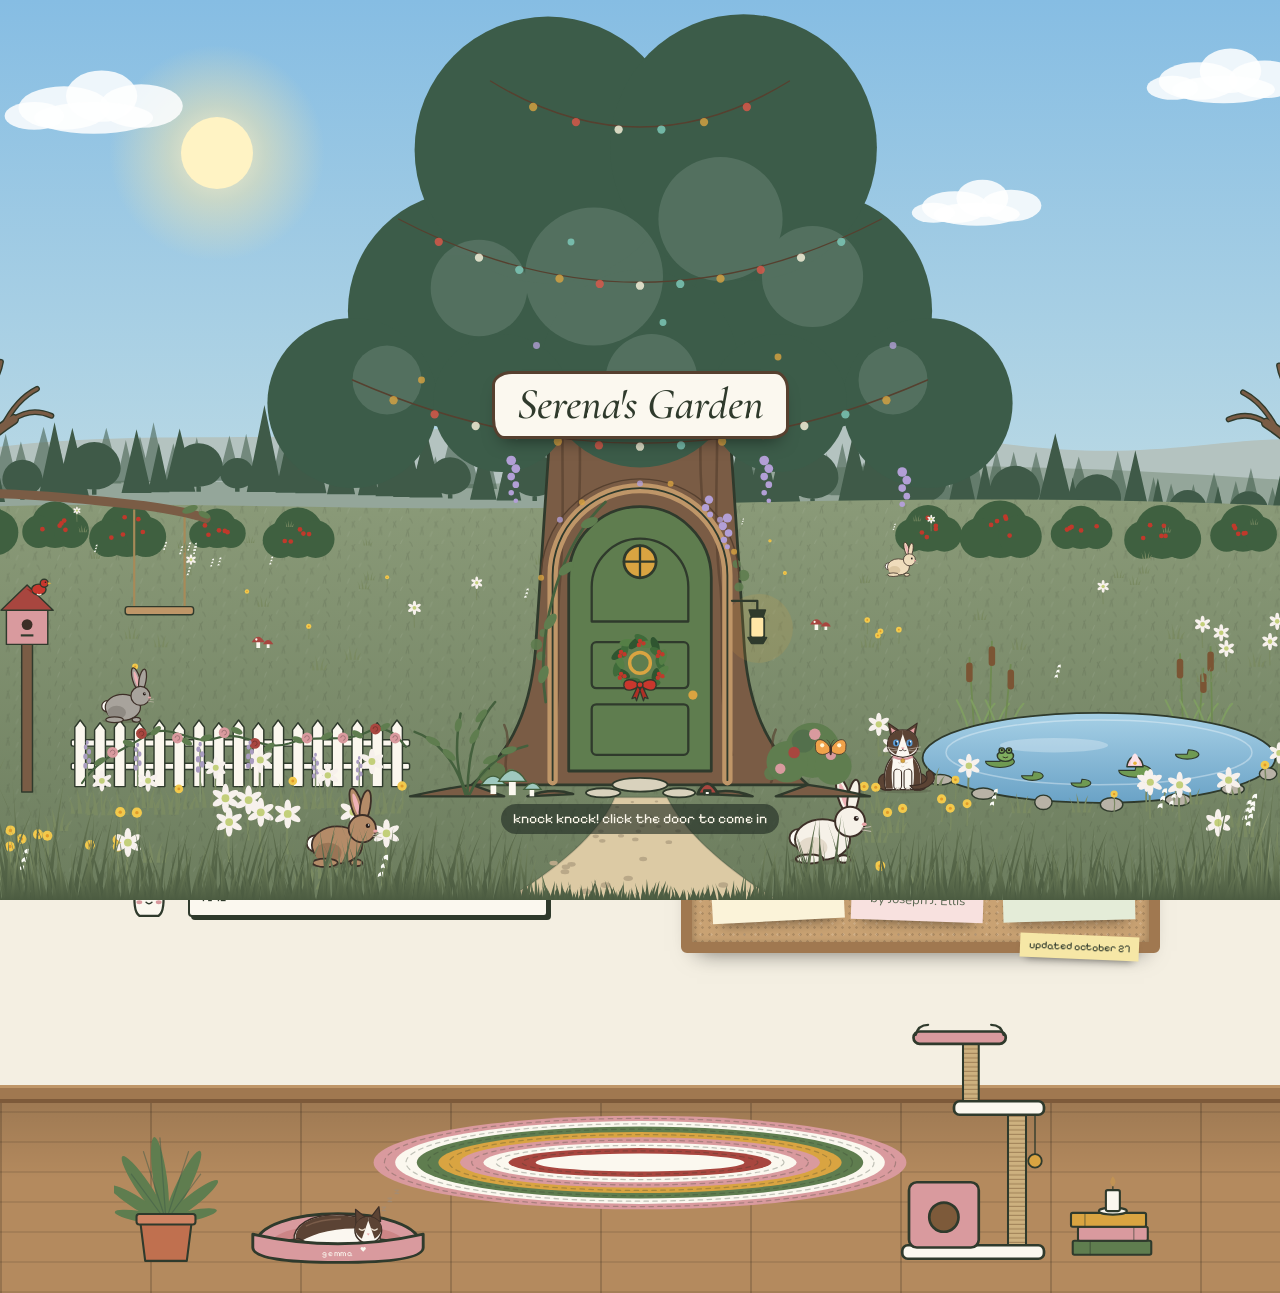
<file: index.html>
<!doctype html>
<html lang="en">
<head>
<meta charset="utf-8">
<meta name="viewport" content="width=device-width, initial-scale=1">
<title>Serena&#x27;s Garden</title>
<meta name="description" content="A little cottage at the edge of the forest: travels, baking, music, the moon, and an animal ranking that is definitely correct.">
<meta name="robots" content="noindex, nofollow">
<meta name="theme-color" content="#f4efe2">
<meta property="og:type" content="website">
<meta property="og:site_name" content="Serena's Garden">
<meta property="og:title" content="Serena&#x27;s Garden">
<meta property="og:description" content="A little cottage at the edge of the forest: travels, baking, music, the moon, and an animal ranking that is definitely correct.">
<meta property="og:url" content="https://serenas-garden.github.io/">
<meta property="og:image" content="https://serenas-garden.github.io/assets/og.png">
<meta property="og:image:width" content="1200">
<meta property="og:image:height" content="630">
<meta property="og:image:alt" content="A green fairy door set into a giant mossy tree, with wisteria, fairy lights and glowing mushrooms">
<meta name="twitter:card" content="summary_large_image">
<link rel="icon" href="assets/favicon.svg" type="image/svg+xml">
<link rel="apple-touch-icon" href="assets/apple-touch-icon.png">
<link rel="preconnect" href="https://fonts.googleapis.com">
<link rel="preconnect" href="https://fonts.gstatic.com" crossorigin>
<link rel="stylesheet" href="https://fonts.googleapis.com/css2?family=Cormorant+Garamond:ital,wght@0,500;0,600;1,500&family=Nunito:wght@400;600;700&family=Pixelify+Sans:wght@400;500&family=Caveat:wght@600&display=swap">
<link rel="stylesheet" href="assets/style.css">
<script src="assets/sky.js"></script>
<script src="assets/wallpaper.js"></script>
<script src="assets/birthday.js"></script>
<script src="assets/weather.js"></script>
</head>
<body class="home">

<!-- ============================ the door ============================ -->
<div class="door-intro" hidden>
  <!-- the garden outside: hills, treeline, meadow, path, fence, pond, bunnies, butterflies, lightning bugs -->
  <!-- on tall, narrow screens the scene doesn't reach the top: a little sky of its own -->
  <div class="door-sky" aria-hidden="true">
    <span class="sky-sun"></span>
    <span class="sky-cloud sky-cloud--1"></span>
    <span class="sky-cloud sky-cloud--2"></span>
    <svg class="sky-moon" viewBox="0 0 100 100"><circle cx="50" cy="50" r="40" class="ds-moon-dark"/><path id="door-moon-2" class="moon-disc" d=""/></svg>
  </div>
  <svg class="door-scene" viewBox="0 0 1600 1000" preserveAspectRatio="xMidYMax slice" aria-hidden="true">
  <defs>
    <linearGradient id="ds-meadow" x1="0" y1="0" x2="0" y2="1">
      <stop offset="0" style="stop-color:var(--meadow)"/>
      <stop offset="1" style="stop-color:var(--meadow-deep)"/>
    </linearGradient>
    <linearGradient id="ds-grass-back" x1="0" y1="1" x2="0" y2="0">
      <stop offset="0" style="stop-color:var(--grass-base)"/>
      <stop offset="1" style="stop-color:var(--grass-mid)"/>
    </linearGradient>
    <linearGradient id="ds-grass-front" x1="0" y1="1" x2="0" y2="0">
      <stop offset="0" style="stop-color:var(--grass-base)"/>
      <stop offset=".55" style="stop-color:var(--grass-mid)"/>
      <stop offset="1" style="stop-color:var(--grass-tip)"/>
    </linearGradient>
    <linearGradient id="ds-water" x1="0" y1="0" x2="0" y2="1">
      <stop offset="0" style="stop-color:var(--water-1)"/>
      <stop offset="1" style="stop-color:var(--water-2)"/>
    </linearGradient>
    <radialGradient id="ds-sun-glow">
      <stop offset="0" stop-color="#fff6d6" stop-opacity=".9"/>
      <stop offset=".45" stop-color="#ffe9a8" stop-opacity=".45"/>
      <stop offset="1" stop-color="#ffe9a8" stop-opacity="0"/>
    </radialGradient>
    <radialGradient id="ds-firefly">
      <stop offset="0" stop-color="#fbffd8"/>
      <stop offset=".28" stop-color="#e3f57a" stop-opacity=".95"/>
      <stop offset="1" stop-color="#d6f06a" stop-opacity="0"/>
    </radialGradient>
    <pattern id="ds-meadow-tex" width="46" height="26" patternUnits="userSpaceOnUse">
      <path d="M4 22 q1 -6 3 -9 M7 22 q0 -5 -2 -8 M20 14 q1 -5 3 -7 M23 14 q-1 -4 -3 -6 M34 24 q1 -6 4 -9 M37 24 q0 -5 -2 -7 M12 8 q1 -4 2 -5 M41 9 q-1 -4 -3 -5"
            fill="none" stroke="rgba(0,0,0,.09)" stroke-width="1.1" stroke-linecap="round"/>
      <path d="M28 6 q1 -3 2 -4 M15 24 q1 -3 2 -5" fill="none" stroke="rgba(255,255,255,.09)" stroke-width="1" stroke-linecap="round"/>
    </pattern>
  </defs>
  <g class="ds-sun"><circle cx="330" cy="170" r="120" fill="url(#ds-sun-glow)"/><circle cx="330" cy="170" r="40" class="ds-sun-disc"/></g>
  <g class="ds-moon"><circle cx="1260" cy="150" r="42" class="ds-moon-dark"/><path id="door-moon" class="moon-disc" d=""/></g>
  <g class="ds-stars"><circle cx="521.7" cy="82.8" r="0.9" style="--d:-0.3s"/><circle cx="856.7" cy="180.8" r="0.9" style="--d:-3.6s"/><circle cx="349.2" cy="53.2" r="1.6" style="--d:-0.3s"/><circle cx="153.3" cy="207.6" r="2" style="--d:-0.5s"/><circle cx="362.7" cy="300.1" r="0.9" style="--d:-2.3s"/><circle cx="636.8" cy="459.2" r="0.9" style="--d:-2.2s"/><circle cx="220.4" cy="205.1" r="2" style="--d:-0.5s"/><circle cx="497.4" cy="386.2" r="1.1" style="--d:-0.4s"/><circle cx="912.5" cy="99.7" r="0.9" style="--d:-2.2s"/><circle cx="109.2" cy="41.2" r="1.1" style="--d:-2.0s"/><circle cx="850.1" cy="368.4" r="1.6" style="--d:-2.3s"/><circle cx="726" cy="150.7" r="1.1" style="--d:-2.8s"/><circle cx="395.7" cy="275.9" r="2" style="--d:-2.0s"/><circle cx="552.7" cy="218.7" r="2" style="--d:-3.9s"/><circle cx="196.5" cy="204.7" r="1.3" style="--d:-0.6s"/><circle cx="782.6" cy="31.9" r="0.9" style="--d:-3.1s"/><circle cx="915.4" cy="413.2" r="1.3" style="--d:-1.4s"/><circle cx="563.3" cy="240.5" r="1.6" style="--d:-0.3s"/><circle cx="157.9" cy="137.1" r="0.9" style="--d:-0.2s"/><circle cx="1118.4" cy="309.1" r="1.6" style="--d:-1.1s"/><circle cx="619.6" cy="318.9" r="0.9" style="--d:-3.8s"/><circle cx="571.6" cy="292.6" r="1.6" style="--d:-0.2s"/><circle cx="1223.8" cy="73" r="1.1" style="--d:-1.6s"/><circle cx="1458.6" cy="240.4" r="1.1" style="--d:-1.8s"/><circle cx="878.1" cy="416.8" r="1.6" style="--d:-3.5s"/><circle cx="449.9" cy="203.4" r="1.3" style="--d:-2.7s"/><circle cx="611.1" cy="119.2" r="0.9" style="--d:-0.7s"/><circle cx="376.5" cy="120.4" r="1.6" style="--d:-3.3s"/><circle cx="298.1" cy="142.6" r="1.1" style="--d:-1.7s"/><circle cx="593.4" cy="272.3" r="1.1" style="--d:-2.8s"/><circle cx="824.5" cy="295.6" r="0.9" style="--d:-1.8s"/><circle cx="1386.1" cy="448.1" r="2" style="--d:-1.6s"/><circle cx="640.4" cy="61.2" r="1.6" style="--d:-0.2s"/><circle cx="116.4" cy="109.2" r="1.1" style="--d:-0.4s"/><circle cx="959.1" cy="60.7" r="2" style="--d:-0.6s"/><circle cx="170.3" cy="179.8" r="0.9" style="--d:-0.3s"/><circle cx="338.6" cy="185.6" r="1.3" style="--d:-3.8s"/><circle cx="961.6" cy="230.2" r="0.9" style="--d:-3.4s"/><circle cx="1579.1" cy="226.5" r="1.6" style="--d:-1.2s"/><circle cx="237.7" cy="355.9" r="1.3" style="--d:-1.9s"/><circle cx="1103.4" cy="249.4" r="1.1" style="--d:-3.8s"/><circle cx="844.6" cy="80.9" r="2" style="--d:-3.7s"/><circle cx="1207.9" cy="149.9" r="0.9" style="--d:-2.8s"/><circle cx="422.6" cy="181.2" r="1.1" style="--d:-1.4s"/><circle cx="362" cy="261" r="2" style="--d:-1.3s"/><circle cx="362.4" cy="384" r="1.1" style="--d:-3.2s"/><circle cx="1303" cy="351.4" r="1.1" style="--d:-0.8s"/><circle cx="788.6" cy="347.3" r="0.9" style="--d:-3.2s"/><circle cx="756.1" cy="102.3" r="2" style="--d:-3.8s"/><circle cx="716.6" cy="441.3" r="1.3" style="--d:-3.8s"/><circle cx="586.1" cy="114.5" r="1.1" style="--d:-1.9s"/><circle cx="543.6" cy="234.1" r="2" style="--d:-3.4s"/><circle cx="767.6" cy="311.8" r="0.9" style="--d:-3.3s"/><circle cx="199.4" cy="191.2" r="1.1" style="--d:-1.9s"/><circle cx="292.1" cy="373.8" r="1.3" style="--d:-0.3s"/><circle cx="1504.9" cy="343.2" r="1.6" style="--d:-1.6s"/><circle cx="1505.9" cy="344.5" r="1.1" style="--d:-4.0s"/><circle cx="53.5" cy="283.4" r="1.6" style="--d:-3.2s"/><circle cx="241" cy="390.9" r="1.6" style="--d:-2.6s"/><circle cx="563.6" cy="264.2" r="1.1" style="--d:-0.1s"/><circle cx="1273" cy="345.2" r="0.9" style="--d:-2.1s"/><circle cx="1485.1" cy="211.8" r="1.1" style="--d:-3.3s"/><circle cx="343.4" cy="128.8" r="1.3" style="--d:-2.0s"/><circle cx="1216.6" cy="162.7" r="2" style="--d:-1.7s"/><circle cx="217.1" cy="429" r="1.3" style="--d:-3.6s"/><circle cx="1056.7" cy="385.7" r="2" style="--d:-1.7s"/><circle cx="1460" cy="242.8" r="2" style="--d:-0.6s"/><circle cx="816.7" cy="412" r="1.1" style="--d:-2.4s"/><circle cx="1236.1" cy="82.3" r="1.1" style="--d:-1.9s"/><circle cx="1155.8" cy="267.8" r="1.3" style="--d:-2.7s"/></g>
  <g class="ds-clouds"><g class="ds-cloud ds-cloud--1"><g transform="translate(160 120) scale(1.1)"><ellipse cx="0" cy="0" rx="46" ry="22"/><ellipse cx="38" cy="-12" rx="36" ry="26"/><ellipse cx="78" cy="-2" rx="42" ry="22"/><ellipse cx="30" cy="10" rx="60" ry="16"/><ellipse cx="-30" cy="8" rx="30" ry="14"/></g></g><g class="ds-cloud ds-cloud--2"><g transform="translate(1150 230) scale(0.8)"><ellipse cx="0" cy="0" rx="46" ry="22"/><ellipse cx="38" cy="-12" rx="36" ry="26"/><ellipse cx="78" cy="-2" rx="42" ry="22"/><ellipse cx="30" cy="10" rx="60" ry="16"/><ellipse cx="-30" cy="8" rx="30" ry="14"/></g></g><g class="ds-cloud ds-cloud--3"><g transform="translate(600 300) scale(0.6)"><ellipse cx="0" cy="0" rx="46" ry="22"/><ellipse cx="38" cy="-12" rx="36" ry="26"/><ellipse cx="78" cy="-2" rx="42" ry="22"/><ellipse cx="30" cy="10" rx="60" ry="16"/><ellipse cx="-30" cy="8" rx="30" ry="14"/></g></g><g class="ds-cloud ds-cloud--4"><g transform="translate(1420 90) scale(0.95)"><ellipse cx="0" cy="0" rx="46" ry="22"/><ellipse cx="38" cy="-12" rx="36" ry="26"/><ellipse cx="78" cy="-2" rx="42" ry="22"/><ellipse cx="30" cy="10" rx="60" ry="16"/><ellipse cx="-30" cy="8" rx="30" ry="14"/></g></g><g class="ds-cloud ds-cloud--5"><g transform="translate(880 60) scale(0.7)"><ellipse cx="0" cy="0" rx="46" ry="22"/><ellipse cx="38" cy="-12" rx="36" ry="26"/><ellipse cx="78" cy="-2" rx="42" ry="22"/><ellipse cx="30" cy="10" rx="60" ry="16"/><ellipse cx="-30" cy="8" rx="30" ry="14"/></g></g></g>
  <g class="ds-deck"><ellipse cx="60" cy="40" rx="220" ry="90"/><ellipse cx="330" cy="70" rx="240" ry="100"/><ellipse cx="620" cy="30" rx="260" ry="90"/><ellipse cx="900" cy="70" rx="250" ry="100"/><ellipse cx="1180" cy="40" rx="260" ry="95"/><ellipse cx="1450" cy="70" rx="240" ry="100"/><ellipse cx="1640" cy="40" rx="200" ry="90"/><ellipse cx="180" cy="170" rx="200" ry="60"/><ellipse cx="520" cy="190" rx="230" ry="64"/><ellipse cx="860" cy="170" rx="220" ry="58"/><ellipse cx="1220" cy="190" rx="240" ry="66"/><ellipse cx="1540" cy="170" rx="200" ry="60"/></g>
  <path d="M0 512 C180 470 360 496 560 478 S940 446 1160 486 S1460 470 1600 494 V620 H0 Z" style="fill:var(--hill-far)"/>
  <path d="M0 548 C220 516 470 552 760 532 S1260 512 1600 540 V640 H0 Z" style="fill:var(--hill-mid)"/>
  <path d="M-32.8 556 L-20 502.9 L-7.2 556 Z M-10.7 553.7 L3.3 487.9 L17.4 553.7 Z M11.9 552.1 L19.6 516.5 L27.3 552.1 Z M29.7 550.1 L39 515.1 L48.4 550.1 Z M41.3 548.7 L53.8 503 L66.3 548.7 Z M65.7 546.7 L75.1 505.5 L84.5 546.7 Z M79.8 544.9 L95.2 481.9 L110.5 544.9 Z M98 543.5 L112.1 490.6 L126.2 543.5 Z M119.3 541.5 L137.3 474.3 L155.3 541.5 Z M141.8 540.3 L153.7 490.2 L165.6 540.3 Z M160.9 539.1 L172.4 493.7 L183.9 539.1 Z M182 537.9 L191.6 496.3 L201.1 537.9 Z M190.2 537.1 L207 475.2 L223.8 537.1 Z M218.1 536.2 L228.7 489 L239.4 536.2 Z M231.2 535.6 L244.4 484.8 L257.5 535.6 Z M245 535.1 L259.5 469.3 L274 535.1 Z M270.8 534.6 L281.5 492.6 L292.3 534.6 Z M295.9 534.3 L307.5 485.8 L319 534.3 Z M317 534.3 L325.7 496.9 L334.5 534.3 Z M330.9 534.3 L343.8 483.8 L356.7 534.3 Z M350.4 534.5 L362.4 481.9 L374.5 534.5 Z M377.7 534.9 L387.9 496.9 L398.2 534.9 Z M390.6 535.3 L404.7 469.8 L418.8 535.3 Z M407.2 535.8 L421.9 469.2 L436.7 535.8 Z M428.2 536.5 L445 473 L461.9 536.5 Z M451 537.3 L467.1 469.2 L483.2 537.3 Z M474.8 538 L487.6 485.5 L500.3 538 Z M494 538.7 L505.5 494.7 L517 538.7 Z M506.6 539.4 L521.7 473.1 L536.8 539.4 Z M527.5 539.9 L535.9 502.7 L544.3 539.9 Z M547.6 540.8 L557.2 498.7 L566.7 540.8 Z M563.2 541.3 L572.7 506.9 L582.1 541.3 Z M574.9 542 L591.7 475.1 L608.4 542 Z M590 542.6 L606.2 483 L622.3 542.6 Z M622.2 543.4 L631.8 500 L641.4 543.4 Z M643.2 544.1 L657 487.5 L670.9 544.1 Z M660.8 544.6 L673.5 494.5 L686.2 544.6 Z M673.4 545 L690.7 482.1 L708 545 Z M696.7 545.3 L705.2 510.6 L713.6 545.3 Z M719 545.8 L730.9 493.3 L742.8 545.8 Z M735.7 546.1 L750.3 488.4 L764.8 546.1 Z M757.8 546.4 L772.1 492.7 L786.5 546.4 Z M787.7 546.6 L797.8 501.6 L807.9 546.6 Z M803.5 546.8 L814.5 505.6 L825.5 546.8 Z M826.6 547 L837.3 508 L848 547 Z M849.5 547.2 L863.1 483.1 L876.6 547.2 Z M868.9 547.4 L884.6 481.7 L900.2 547.4 Z M885.6 547.6 L899.2 489.6 L912.8 547.6 Z M902.1 547.8 L919.3 478.9 L936.5 547.8 Z M933.7 548.1 L941.6 512.5 L949.5 548.1 Z M950.9 548.5 L958.9 514.3 L966.8 548.5 Z M960.8 548.9 L976.8 479.4 L992.8 548.9 Z M976.5 549.2 L991.2 483.4 L1006 549.2 Z M997.5 549.7 L1007.4 503.6 L1017.3 549.7 Z M1011.7 550.2 L1024.8 492.6 L1037.8 550.2 Z M1038.3 551.1 L1048.1 513.8 L1057.9 551.1 Z M1050.8 551.8 L1063.8 496.7 L1076.8 551.8 Z M1069.2 552.6 L1081.4 495.9 L1093.6 552.6 Z M1092.6 553.9 L1106.9 489.2 L1121.1 553.9 Z M1116.1 555.4 L1131.6 493.2 L1147.1 555.4 Z M1140.3 556.9 L1154.8 496.9 L1169.3 556.9 Z M1159.8 558.1 L1172.2 501.8 L1184.5 558.1 Z M1181.5 559.8 L1196.1 500 L1210.6 559.8 Z M1200.8 561.2 L1215.2 502 L1229.6 561.2 Z M1225.1 563.1 L1240.1 502 L1255.2 563.1 Z M1255.1 565 L1263.9 530.4 L1272.7 565 Z M1271.3 566.8 L1287.5 507.2 L1303.7 566.8 Z M1301.3 568.4 L1309.2 531.4 L1317.1 568.4 Z M1314.8 570 L1330.8 501.5 L1346.9 570 Z M1342.7 571.4 L1350.3 535.5 L1357.8 571.4 Z M1360.9 572.7 L1370.6 529.9 L1380.4 572.7 Z M1380.2 573.8 L1390.1 537.3 L1400 573.8 Z M1405.8 575.1 L1414.9 537.8 L1424 575.1 Z M1424.4 576.1 L1437.8 525.1 L1451.2 576.1 Z M1451 577 L1462 534.5 L1473 577 Z M1465 577.4 L1478.8 520 L1492.5 577.4 Z M1493 577.8 L1502.9 541 L1512.8 577.8 Z M1511.4 577.9 L1520.4 542.2 L1529.3 577.9 Z M1523.9 577.9 L1536.7 522.3 L1549.6 577.9 Z M1543.8 577.6 L1558.6 518.7 L1573.3 577.6 Z M1561.7 577.3 L1574.2 526 L1586.6 577.3 Z M1591.4 576.6 L1599.8 539 L1608.2 576.6 Z M1606.1 575.8 L1619.7 516.3 L1633.3 575.8 Z M1622.4 574.8 L1639.3 513.2 L1656.2 574.8 Z" style="fill:var(--treeline)" opacity=".55"/>
  <path d="M-21.8 567 L-10 514.2 L1.8 567 Z M10.1 564.7 V540.7 H15.1 V564.7 Z M-11.4 540.7 a24.1 24.1 0 1 1 48.2 0 a24.1 19.3 0 0 1 -48.2 0 Z M28.4 561 L51.2 457.3 L73.9 561 Z M73.2 557.9 L83.8 505.8 L94.5 557.9 Z M111.3 555.3 V533 H116.3 V555.3 Z M91.5 533 a22.3 22.3 0 1 1 44.6 0 a22.3 17.9 0 0 1 -44.6 0 Z M131.6 552.6 L149.5 469.2 L167.3 552.6 Z M150.8 551.3 L169.3 475.4 L187.8 551.3 Z M191.1 549.8 V520.4 H196.1 V549.8 Z M164.2 520.4 a29.4 29.4 0 1 1 58.8 0 a29.4 23.5 0 0 1 -58.8 0 Z M223.9 547.7 L240.6 477 L257.3 547.7 Z M253.4 547 L265.3 492.2 L277.2 547 Z M271.1 546.5 L288.5 476.2 L305.9 546.5 Z M307.1 546.3 V519.4 H312.1 V546.3 Z M282.7 519.4 a26.9 26.9 0 1 1 53.8 0 a26.9 21.5 0 0 1 -53.8 0 Z M350.1 546.4 V527.6 H355.1 V546.4 Z M333.8 527.6 a18.8 18.8 0 1 1 37.6 0 a18.8 15 0 0 1 -37.6 0 Z M363 546.8 L382.7 450.1 L402.4 546.8 Z M395 547.6 L415.5 451.8 L436 547.6 Z M417 548.1 L434.3 464.6 L451.6 548.1 Z M452.2 549.3 L467.8 483.6 L483.5 549.3 Z M486.6 550.4 L498.4 500.8 L510.2 550.4 Z M506.2 551.4 L522.8 472.4 L539.4 551.4 Z M525.7 552.2 L542.1 481.2 L558.5 552.2 Z M543.8 552.9 L562.3 477.8 L580.8 552.9 Z M586.6 554 V531 H591.6 V554 Z M566.1 531 a23 23 0 1 1 46 0 a23 18.4 0 0 1 -46 0 Z M611.1 555.2 L625.9 492.9 L640.6 555.2 Z M640.6 556.1 L654.3 494.7 L668.1 556.1 Z M680.5 556.8 V531.1 H685.5 V556.8 Z M657.3 531.1 a25.7 25.7 0 1 1 51.4 0 a25.7 20.6 0 0 1 -51.4 0 Z M721.7 557.7 V533.7 H726.7 V557.7 Z M700.2 533.7 a24 24 0 1 1 48 0 a24 19.2 0 0 1 -48 0 Z M745 558.2 L762.6 479.4 L780.1 558.2 Z M769.6 558.5 L785.9 486.6 L802.3 558.5 Z M805.3 558.7 V534.1 H810.3 V558.7 Z M783.1 534.1 a24.7 24.7 0 1 1 49.3 0 a24.7 19.7 0 0 1 -49.3 0 Z M830.8 559.1 L847.3 490.4 L863.8 559.1 Z M866 559.3 V530.8 H871 V559.3 Z M840.1 530.8 a28.4 28.4 0 1 1 56.9 0 a28.4 22.8 0 0 1 -56.9 0 Z M895.1 559.7 L914 470 L932.9 559.7 Z M919 560.1 L936.4 484.2 L953.7 560.1 Z M941.5 560.5 L960.1 482.9 L978.7 560.5 Z M989.2 561.2 V532.5 H994.2 V561.2 Z M962.9 532.5 a28.8 28.8 0 1 1 57.5 0 a28.8 23 0 0 1 -57.5 0 Z M1019.1 562.7 L1037.7 478.5 L1056.4 562.7 Z M1039.6 563.6 L1060.7 461.4 L1081.8 563.6 Z M1062.4 564.8 L1085.5 471.8 L1108.6 564.8 Z M1108.9 566.2 V537 H1113.9 V566.2 Z M1082.2 537 a29.2 29.2 0 1 1 58.3 0 a29.2 23.3 0 0 1 -58.3 0 Z M1140.7 569.1 L1158 491.5 L1175.3 569.1 Z M1170.6 570.8 L1183.2 510.3 L1195.8 570.8 Z M1214.3 573.3 V545.4 H1219.3 V573.3 Z M1188.8 545.4 a27.9 27.9 0 1 1 55.8 0 a27.9 22.3 0 0 1 -55.8 0 Z M1238 576.8 L1261.4 481.4 L1284.7 576.8 Z M1270.8 578.3 L1280.8 530.2 L1290.7 578.3 Z M1305.4 580.3 V553.7 H1310.4 V580.3 Z M1281.3 553.7 a26.6 26.6 0 1 1 53.2 0 a26.6 21.3 0 0 1 -53.2 0 Z M1331.6 583.4 L1350.4 500.3 L1369.2 583.4 Z M1363.9 585 L1375.4 531.4 L1386.9 585 Z M1406 586.8 V565.7 H1411 V586.8 Z M1387.4 565.7 a21.1 21.1 0 1 1 42.3 0 a21.1 16.9 0 0 1 -42.3 0 Z M1431.4 588.3 L1442.3 540.3 L1453.2 588.3 Z M1473.7 589.4 V567.6 H1478.7 V589.4 Z M1454.4 567.6 a21.8 21.8 0 1 1 43.6 0 a21.8 17.4 0 0 1 -43.6 0 Z M1497.2 589.9 L1511.1 528.3 L1525.1 589.9 Z M1535.4 589.9 V566.9 H1540.4 V589.9 Z M1514.9 566.9 a22.9 22.9 0 1 1 45.9 0 a22.9 18.4 0 0 1 -45.9 0 Z M1563.9 589.3 L1574.6 538.2 L1585.3 589.3 Z M1595.6 588.3 L1606.7 535.8 L1617.8 588.3 Z M1613.8 587.2 L1631.5 511.6 L1649.3 587.2 Z" style="fill:var(--treeline)"/>
  <path d="M0 566 C260 552 520 572 800 562 S1340 552 1600 566 V1000 H0 Z" fill="url(#ds-meadow)"/>
  <path d="M0 566 C260 552 520 572 800 562 S1340 552 1600 566 V1000 H0 Z" fill="url(#ds-meadow-tex)"/>
  <g class="ds-bushes"><circle cx="60" cy="583.0" r="34" class="bush"/><circle cx="36.2" cy="593.2" r="23.799999999999997" class="bush"/><circle cx="83.8" cy="591.5" r="25.5" class="bush"/><circle cx="50.3" cy="589.8" r="2.6" class="bloom" style="--c:#f6c6d0"/><circle cx="66.4" cy="570.4" r="2.6" class="bloom" style="--c:#f6c6d0"/><circle cx="67.4" cy="598.3" r="2.6" class="bloom" style="--c:#f2c94c"/><circle cx="61.1" cy="576.6" r="2.6" class="bloom" style="--c:var(--lilac)"/><circle cx="64" cy="596.2" r="2.6" class="bloom" style="--c:#f2c94c"/><circle cx="150" cy="583.0" r="26" class="bush"/><circle cx="131.8" cy="590.8" r="18.2" class="bush"/><circle cx="168.2" cy="589.5" r="19.5" class="bush"/><circle cx="161.6" cy="588.7" r="2.6" class="bloom" style="--c:#fffaf0"/><circle cx="160.2" cy="578.4" r="2.6" class="bloom" style="--c:#f6c6d0"/><circle cx="157.1" cy="581.6" r="2.6" class="bloom" style="--c:var(--lilac)"/><circle cx="155.2" cy="584.1" r="2.6" class="bloom" style="--c:#fffaf0"/><circle cx="136" cy="588" r="2.6" class="bloom" style="--c:#fffaf0"/><circle cx="230" cy="589.0" r="30" class="bush"/><circle cx="209.0" cy="598.0" r="21.0" class="bush"/><circle cx="251.0" cy="596.5" r="22.5" class="bush"/><circle cx="212.6" cy="597.3" r="2.6" class="bloom" style="--c:#f2c94c"/><circle cx="227.4" cy="574.7" r="2.6" class="bloom" style="--c:#fffaf0"/><circle cx="225.5" cy="593.9" r="2.6" class="bloom" style="--c:var(--lilac)"/><circle cx="247.6" cy="591.1" r="2.6" class="bloom" style="--c:var(--lilac)"/><circle cx="242.6" cy="576.9" r="2.6" class="bloom" style="--c:var(--lilac)"/><circle cx="330" cy="587.0" r="22" class="bush"/><circle cx="314.6" cy="593.6" r="15.399999999999999" class="bush"/><circle cx="345.4" cy="592.5" r="16.5" class="bush"/><circle cx="332.2" cy="589.3" r="2.6" class="bloom" style="--c:#f2c94c"/><circle cx="338.7" cy="589.9" r="2.6" class="bloom" style="--c:#f6c6d0"/><circle cx="316.6" cy="583.8" r="2.6" class="bloom" style="--c:var(--lilac)"/><circle cx="320.5" cy="594.2" r="2.6" class="bloom" style="--c:var(--lilac)"/><circle cx="341.7" cy="591.3" r="2.6" class="bloom" style="--c:#fffaf0"/><circle cx="420" cy="592.0" r="28" class="bush"/><circle cx="400.4" cy="600.4" r="19.599999999999998" class="bush"/><circle cx="439.6" cy="599.0" r="21.0" class="bush"/><circle cx="405.3" cy="601.1" r="2.6" class="bloom" style="--c:#fffaf0"/><circle cx="412" cy="601.7" r="2.6" class="bloom" style="--c:var(--lilac)"/><circle cx="432.3" cy="593.4" r="2.6" class="bloom" style="--c:var(--lilac)"/><circle cx="426" cy="592.9" r="2.6" class="bloom" style="--c:#f6c6d0"/><circle cx="422.2" cy="588.2" r="2.6" class="bloom" style="--c:#fffaf0"/><circle cx="1120" cy="587.0" r="26" class="bush"/><circle cx="1101.8" cy="594.8" r="18.2" class="bush"/><circle cx="1138.2" cy="593.5" r="19.5" class="bush"/><circle cx="1119.7" cy="575.5" r="2.6" class="bloom" style="--c:#f2c94c"/><circle cx="1113.2" cy="591.7" r="2.6" class="bloom" style="--c:#f6c6d0"/><circle cx="1118.7" cy="596.8" r="2.6" class="bloom" style="--c:#f2c94c"/><circle cx="1128.7" cy="584.3" r="2.6" class="bloom" style="--c:#f6c6d0"/><circle cx="1128.7" cy="587.8" r="2.6" class="bloom" style="--c:var(--lilac)"/><circle cx="1200" cy="588.0" r="32" class="bush"/><circle cx="1177.6" cy="597.6" r="22.4" class="bush"/><circle cx="1222.4" cy="596.0" r="24.0" class="bush"/><circle cx="1196.7" cy="579" r="2.6" class="bloom" style="--c:var(--lilac)"/><circle cx="1205.9" cy="574.1" r="2.6" class="bloom" style="--c:var(--lilac)"/><circle cx="1210.7" cy="595.1" r="2.6" class="bloom" style="--c:#f6c6d0"/><circle cx="1206.7" cy="576.3" r="2.6" class="bloom" style="--c:#fffaf0"/><circle cx="1190.1" cy="583.2" r="2.6" class="bloom" style="--c:#f2c94c"/><circle cx="1290" cy="586.0" r="24" class="bush"/><circle cx="1273.2" cy="593.2" r="16.799999999999997" class="bush"/><circle cx="1306.8" cy="592.0" r="18.0" class="bush"/><circle cx="1274.4" cy="588.4" r="2.6" class="bloom" style="--c:#f6c6d0"/><circle cx="1279.6" cy="585.5" r="2.6" class="bloom" style="--c:#fffaf0"/><circle cx="1290.1" cy="589.4" r="2.6" class="bloom" style="--c:#f6c6d0"/><circle cx="1277.4" cy="586.9" r="2.6" class="bloom" style="--c:#fffaf0"/><circle cx="1307.4" cy="584.7" r="2.6" class="bloom" style="--c:#f6c6d0"/><circle cx="1380" cy="591.0" r="30" class="bush"/><circle cx="1359.0" cy="600.0" r="21.0" class="bush"/><circle cx="1401.0" cy="598.5" r="22.5" class="bush"/><circle cx="1379.3" cy="595.5" r="2.6" class="bloom" style="--c:#f6c6d0"/><circle cx="1359.1" cy="597.8" r="2.6" class="bloom" style="--c:var(--lilac)"/><circle cx="1383.9" cy="595.5" r="2.6" class="bloom" style="--c:var(--lilac)"/><circle cx="1366.8" cy="583.5" r="2.6" class="bloom" style="--c:#f6c6d0"/><circle cx="1382.1" cy="584.3" r="2.6" class="bloom" style="--c:#f2c94c"/><circle cx="1470" cy="587.0" r="26" class="bush"/><circle cx="1451.8" cy="594.8" r="18.2" class="bush"/><circle cx="1488.2" cy="593.5" r="19.5" class="bush"/><circle cx="1459.9" cy="584.3" r="2.6" class="bloom" style="--c:#f2c94c"/><circle cx="1472.8" cy="592.2" r="2.6" class="bloom" style="--c:#fffaf0"/><circle cx="1470.9" cy="592.7" r="2.6" class="bloom" style="--c:#fffaf0"/><circle cx="1464.7" cy="593.1" r="2.6" class="bloom" style="--c:#fffaf0"/><circle cx="1461.2" cy="586.8" r="2.6" class="bloom" style="--c:#f6c6d0"/><circle cx="1560" cy="587.0" r="34" class="bush"/><circle cx="1536.2" cy="597.2" r="23.799999999999997" class="bush"/><circle cx="1583.8" cy="595.5" r="25.5" class="bush"/><circle cx="1544.6" cy="573.7" r="2.6" class="bloom" style="--c:#f6c6d0"/><circle cx="1584.8" cy="587.4" r="2.6" class="bloom" style="--c:#fffaf0"/><circle cx="1573.7" cy="574.1" r="2.6" class="bloom" style="--c:#f6c6d0"/><circle cx="1568.3" cy="582.2" r="2.6" class="bloom" style="--c:#f6c6d0"/><circle cx="1569.9" cy="601.9" r="2.6" class="bloom" style="--c:#fffaf0"/></g>
  <g class="ds-tree-l"><path d="M19.0 712 C21.0 652 23.0 592 25.0 532 H35.0 C37.0 592 39.0 652 41.0 712 Z" class="ds-ink" style="fill:var(--bark)"/><path d="M19.0 712 q-14 2 -22 8 M41.0 712 q14 2 22 8" fill="none" class="ds-ink" style="stroke-width:3"/><g class="ds-bare"><path d="M30 566 C18 524 -8 494 -44 474 M30 560 C42 518 70 488 104 466 M30 548 C27 506 33 468 27 424" class="ds-bare-ink" style="stroke-width:12"/><path d="M-8 494 C-20 474 -24 452 -20 430 M-44 474 C-62 466 -78 468 -94 476 M-30 482 C-44 458 -46 440 -56 424 M70 488 C80 466 84 448 80 428 M104 466 C118 456 132 456 146 462 M92 474 C104 450 118 438 130 432 M28 450 C14 432 6 416 2 398 M29 460 C44 440 52 422 56 404 M27 424 C24 408 28 396 24 382 M-20 430 Q-28 418 -30 408 M80 428 Q88 414 90 402" class="ds-bare-ink" style="stroke-width:6.5"/><path d="M30 566 C18 524 -8 494 -44 474 M30 560 C42 518 70 488 104 466 M30 548 C27 506 33 468 27 424" class="ds-bare-wood" style="stroke-width:8.6"/><path d="M-8 494 C-20 474 -24 452 -20 430 M-44 474 C-62 466 -78 468 -94 476 M-30 482 C-44 458 -46 440 -56 424 M70 488 C80 466 84 448 80 428 M104 466 C118 456 132 456 146 462 M92 474 C104 450 118 438 130 432 M28 450 C14 432 6 416 2 398 M29 460 C44 440 52 422 56 404 M27 424 C24 408 28 396 24 382 M-20 430 Q-28 418 -30 408 M80 428 Q88 414 90 402" class="ds-bare-wood" style="stroke-width:3.4"/></g><g class="ds-canopy"><circle cx="30" cy="512" r="110"/><circle cx="-52.5" cy="542" r="79.2"/><circle cx="112.5" cy="542" r="79.2"/><circle cx="-8.5" cy="462" r="77"/><circle cx="74" cy="466" r="74.8"/><circle cx="30" cy="562" r="66"/></g><g class="ds-canopy-hi"><circle cx="-3" cy="497" r="44"/><circle cx="68.5" cy="522" r="38.5"/><circle cx="-36" cy="542" r="27.5"/></g></g>
  <g class="ds-swing"><path d="M238 566 V676 M294 568 V676" fill="none" class="ds-ink" style="stroke:#a88a58;stroke-width:2.4"/><rect x="228" y="674" width="76" height="9" rx="3" class="ds-ink" style="fill:var(--wood-lite)"/></g>
  <path d="M60 548 C130 548 200 556 250 562 C280 566 300 570 318 576" fill="none" class="ds-ink" style="stroke:var(--bark);stroke-width:10;stroke-linecap:round"/>
  <g class="f-moss"><ellipse cx="300" cy="566" rx="9" ry="4" transform="rotate(-20 300 566)"/><ellipse cx="316" cy="572" rx="7" ry="3.4" transform="rotate(25 316 572)"/></g>
  <g class="ds-tree-r"><path d="M1559.0 716 C1561.0 656 1563.0 596 1565.0 536 H1575.0 C1577.0 596 1579.0 656 1581.0 716 Z" class="ds-ink" style="fill:var(--bark)"/><path d="M1559.0 716 q-14 2 -22 8 M1581.0 716 q14 2 22 8" fill="none" class="ds-ink" style="stroke-width:3"/><g class="ds-bare"><path d="M1570 570 C1582 528 1608 498 1644 478 M1570 564 C1558 522 1530 492 1496 470 M1570 552 C1573 510 1567 472 1573 428" class="ds-bare-ink" style="stroke-width:12"/><path d="M1608 498 C1620 478 1624 456 1620 434 M1644 478 C1662 470 1678 472 1694 480 M1630 486 C1644 462 1646 444 1656 428 M1530 492 C1520 470 1516 452 1520 432 M1496 470 C1482 460 1468 460 1454 466 M1508 478 C1496 454 1482 442 1470 436 M1572 454 C1586 436 1594 420 1598 402 M1571 464 C1556 444 1548 426 1544 408 M1573 428 C1576 412 1572 400 1576 386 M1620 434 Q1628 422 1630 412 M1520 432 Q1512 418 1510 406" class="ds-bare-ink" style="stroke-width:6.5"/><path d="M1570 570 C1582 528 1608 498 1644 478 M1570 564 C1558 522 1530 492 1496 470 M1570 552 C1573 510 1567 472 1573 428" class="ds-bare-wood" style="stroke-width:8.6"/><path d="M1608 498 C1620 478 1624 456 1620 434 M1644 478 C1662 470 1678 472 1694 480 M1630 486 C1644 462 1646 444 1656 428 M1530 492 C1520 470 1516 452 1520 432 M1496 470 C1482 460 1468 460 1454 466 M1508 478 C1496 454 1482 442 1470 436 M1572 454 C1586 436 1594 420 1598 402 M1571 464 C1556 444 1548 426 1544 408 M1573 428 C1576 412 1572 400 1576 386 M1620 434 Q1628 422 1630 412 M1520 432 Q1512 418 1510 406" class="ds-bare-wood" style="stroke-width:3.4"/></g><g class="ds-canopy"><circle cx="1570" cy="516" r="104"/><circle cx="1492" cy="546" r="74.9"/><circle cx="1648" cy="546" r="74.9"/><circle cx="1533.6" cy="466" r="72.8"/><circle cx="1611.6" cy="470" r="70.7"/><circle cx="1570" cy="566" r="62.4"/></g><g class="ds-canopy-hi"><circle cx="1538.8" cy="501" r="41.6"/><circle cx="1606.4" cy="526" r="36.4"/><circle cx="1507.6" cy="546" r="26"/></g></g>
  <path d="M772 886 C760 916 722 958 650 1000 H952 C884 958 846 918 830 886 Z" class="ds-path"/>
  <g class="ds-pebbles"><ellipse cx="739.8" cy="990.5" rx="5.7" ry="3.2"/><ellipse cx="761.9" cy="983.5" rx="5.5" ry="3.1"/><ellipse cx="820.8" cy="918.1" rx="3" ry="1.8"/><ellipse cx="670.5" cy="992.1" rx="5.8" ry="3.3"/><ellipse cx="803.5" cy="954.4" rx="4.4" ry="2.5"/><ellipse cx="781.2" cy="913.5" rx="2.9" ry="1.7"/><ellipse cx="773.1" cy="905.3" rx="2.6" ry="1.5"/><ellipse cx="802.5" cy="917.5" rx="3" ry="1.8"/><ellipse cx="723.9" cy="960.4" rx="4.6" ry="2.6"/><ellipse cx="791.5" cy="891.2" rx="2" ry="1.2"/><ellipse cx="717.7" cy="963.3" rx="4.7" ry="2.7"/><ellipse cx="756.6" cy="923.7" rx="3.2" ry="1.9"/><ellipse cx="786.9" cy="975.9" rx="5.2" ry="2.9"/><ellipse cx="774.6" cy="896.8" rx="2.3" ry="1.3"/><ellipse cx="794.8" cy="932.7" rx="3.6" ry="2.1"/><ellipse cx="704" cy="959" rx="4.6" ry="2.6"/><ellipse cx="811" cy="907.7" rx="2.7" ry="1.6"/><ellipse cx="758.1" cy="934.3" rx="3.6" ry="2.1"/><ellipse cx="842.3" cy="923.2" rx="3.2" ry="1.9"/><ellipse cx="798.3" cy="923.7" rx="3.2" ry="1.9"/><ellipse cx="778.9" cy="928.6" rx="3.4" ry="2"/><ellipse cx="892.5" cy="983.3" rx="5.5" ry="3.1"/><ellipse cx="750.8" cy="929.3" rx="3.5" ry="2"/><ellipse cx="716.6" cy="968.6" rx="4.9" ry="2.8"/><ellipse cx="818.3" cy="890.6" rx="2" ry="1.2"/><ellipse cx="832" cy="935.8" rx="3.7" ry="2.1"/></g>
  <defs>
    <g id="fl-daisy">
      <path d="M0 0 q-1 -14 0 -26" fill="none" style="stroke:var(--grass-mid)" stroke-width="1.6"/>
      <g style="fill:var(--fl-daisy, #fffaf0)"><ellipse cx="0" cy="-34" rx="2.4" ry="5.4"/><ellipse cx="0" cy="-34" rx="2.4" ry="5.4" transform="rotate(60 0 -29)"/><ellipse cx="0" cy="-34" rx="2.4" ry="5.4" transform="rotate(120 0 -29)"/><ellipse cx="0" cy="-34" rx="2.4" ry="5.4" transform="rotate(180 0 -29)"/><ellipse cx="0" cy="-34" rx="2.4" ry="5.4" transform="rotate(240 0 -29)"/><ellipse cx="0" cy="-34" rx="2.4" ry="5.4" transform="rotate(300 0 -29)"/></g>
      <circle cx="0" cy="-29" r="2.8" style="fill:var(--fl-daisy-eye, #e8b23a)"/>
    </g>
    <g id="fl-poppy">
      <path d="M0 0 q2 -14 0 -26" fill="none" style="stroke:var(--grass-mid)" stroke-width="1.6"/>
      <path d="M-8 -29 C-9 -38 -3 -40 0 -36 C3 -40 9 -38 8 -29 C6 -24 -6 -24 -8 -29 Z" style="fill:var(--fl-poppy, #d4473a)"/>
      <circle cx="0" cy="-30" r="2" style="fill:#2a1f1a"/>
    </g>
    <g id="fl-tulip">
      <path d="M0 0 q-1 -16 0 -30" fill="none" style="stroke:var(--grass-mid)" stroke-width="1.8"/>
      <path d="M-3 -6 q-7 -8 -6 -18 q5 6 6 16" style="fill:var(--grass-mid)"/>
      <path d="M-6 -42 q0 12 6 12 q6 0 6 -12 l-3 4 l-3 -6 l-3 6 z" style="fill:var(--fl-tulip, var(--rose))"/>
    </g>
    <g id="fl-foxglove">
      <path d="M0 0 q-2 -30 0 -62" fill="none" style="stroke:var(--grass-mid)" stroke-width="1.8"/>
      <g style="fill:var(--lilac)"><ellipse cx="-3" cy="-24" rx="4" ry="3.2"/><ellipse cx="3" cy="-30" rx="4" ry="3.2"/><ellipse cx="-3" cy="-36" rx="3.8" ry="3"/><ellipse cx="3" cy="-42" rx="3.6" ry="2.9"/><ellipse cx="-2.5" cy="-48" rx="3.2" ry="2.6"/><ellipse cx="2" cy="-54" rx="2.6" ry="2.2"/><circle cx="0" cy="-60" r="1.8"/></g>
    </g>
    <g id="fl-lavender">
      <path d="M0 0 q0 -22 0 -42" fill="none" style="stroke:#7d8f6a" stroke-width="1.4"/>
      <g style="fill:var(--fl-lavender, #9a83c9)"><ellipse cx="-1.6" cy="-26" rx="1.8" ry="2.6"/><ellipse cx="1.6" cy="-30" rx="1.8" ry="2.6"/><ellipse cx="-1.6" cy="-34" rx="1.8" ry="2.6"/><ellipse cx="1.6" cy="-38" rx="1.7" ry="2.4"/><ellipse cx="-1.4" cy="-42" rx="1.6" ry="2.2"/><ellipse cx="0" cy="-46" rx="1.3" ry="1.9"/></g>
    </g>
    <g id="fl-buttercup">
      <path d="M0 0 q1 -9 0 -16" fill="none" style="stroke:var(--grass-mid)" stroke-width="1.2"/>
      <circle cx="0" cy="-18" r="3.6" style="fill:#f2c94c"/><circle cx="0" cy="-18" r="1.2" style="fill:#e09a2a"/>
    </g>
    <g id="fl-clover">
      <path d="M0 0 q0 -7 0 -12" fill="none" style="stroke:var(--grass-mid)" stroke-width="1.2"/>
      <circle cx="0" cy="-15" r="3.4" style="fill:#d9a6c8"/><circle cx="-1" cy="-16" r="1.2" style="fill:#f3d7e8"/>
    </g>
    <g id="fl-bluebell">
      <path d="M0 0 q1 -12 4 -22" fill="none" style="stroke:var(--grass-mid)" stroke-width="1.3"/>
      <g style="fill:var(--fl-bluebell, #8fa6d8)"><path d="M1 -10 q-4 0 -4 4 l2 -1 l2 1 z"/><path d="M3 -16 q-4 0 -4 4 l2 -1 l2 1 z"/><path d="M4.5 -22 q-4 0 -4 4 l2 -1 l2 1 z"/></g>
    </g>
<g id="lf"><path d="M0 7 L0 3" style="stroke:#7a5638" stroke-width="1"/><path d="M0 3 C-5 0 -6 -6 0 -11 C6 -6 5 0 0 3 Z" style="fill:var(--lf)"/><path d="M0 3 V-8" style="stroke:rgba(0,0,0,.2)" stroke-width=".8"/></g>    <g id="tuft">
      <path d="M-8 0 q1 -8 -3 -14 q4 5 6 14 Z M-3 0 q0 -11 -1 -18 q3 8 4 18 Z M2 0 q1 -10 5 -16 q-3 8 -2 16 Z M6 0 q2 -6 6 -9 q-3 4 -3 9 Z" style="fill:var(--grass-mid)"/>
    </g>
  </defs>
  <g class="ds-left"><g class="ds-birdhouse"><rect x="113" y="666" width="12" height="214" class="ds-ink" style="fill:var(--bark)"/><path d="M96 676 H142 V716 H96 Z" class="ds-ink" style="fill:var(--rose)"/><path d="M90 678 L119 650 L148 678 Z" class="ds-ink" style="fill:var(--berry)"/><circle cx="119" cy="694" r="6" style="fill:#3d2f27"/><path d="M112 706 h14" class="ds-ink" style="stroke-width:2.4"/><g class="ds-bird"><ellipse cx="132" cy="655" rx="8" ry="6" style="fill:var(--bird, #7fa7c9)" class="ds-ink"/><circle cx="138" cy="648" r="4.4" style="fill:var(--bird, #7fa7c9)" class="ds-ink"/><path d="M142 647 l4 1 l-4 1.6 z" style="fill:#e8b23a"/><circle cx="139.4" cy="647" r=".9" fill="#2a1f1a"/><path d="M125 656 l-7 -2 l6 5" style="fill:var(--bird-wing, #5f87ab)"/><path d="M130 660 q2 2 5 0" fill="none" style="stroke:#f6efe0" stroke-width="1.2"/></g></g><g class="ds-fence"><rect x="168" y="822" width="376" height="7" rx="2" class="ds-ink ds-picket"/><rect x="168" y="848" width="376" height="7" rx="2" class="ds-ink ds-picket"/><path d="M172 874 V808 L178 800 L184 808 V874 Z" class="ds-ink ds-picket"/><path d="M194 874 V811 L200 803 L206 811 V874 Z" class="ds-ink ds-picket"/><path d="M216 874 V808 L222 800 L228 808 V874 Z" class="ds-ink ds-picket"/><path d="M238 874 V811 L244 803 L250 811 V874 Z" class="ds-ink ds-picket"/><path d="M260 874 V808 L266 800 L272 808 V874 Z" class="ds-ink ds-picket"/><path d="M282 874 V811 L288 803 L294 811 V874 Z" class="ds-ink ds-picket"/><path d="M304 874 V808 L310 800 L316 808 V874 Z" class="ds-ink ds-picket"/><path d="M326 874 V811 L332 803 L338 811 V874 Z" class="ds-ink ds-picket"/><path d="M348 874 V808 L354 800 L360 808 V874 Z" class="ds-ink ds-picket"/><path d="M370 874 V811 L376 803 L382 811 V874 Z" class="ds-ink ds-picket"/><path d="M392 874 V808 L398 800 L404 808 V874 Z" class="ds-ink ds-picket"/><path d="M414 874 V811 L420 803 L426 811 V874 Z" class="ds-ink ds-picket"/><path d="M436 874 V808 L442 800 L448 808 V874 Z" class="ds-ink ds-picket"/><path d="M458 874 V811 L464 803 L470 811 V874 Z" class="ds-ink ds-picket"/><path d="M480 874 V808 L486 800 L492 808 V874 Z" class="ds-ink ds-picket"/><path d="M502 874 V811 L508 803 L514 811 V874 Z" class="ds-ink ds-picket"/><path d="M524 874 V808 L530 800 L536 808 V874 Z" class="ds-ink ds-picket"/></g><path d="M180 870 C200 840 230 832 250 818 C280 800 300 830 330 820 C360 810 380 836 410 826 C440 814 470 828 500 812 C520 804 532 820 540 830" fill="none" style="stroke:var(--moss-deep)" stroke-width="2.4" stroke-linecap="round"/><g style="fill:var(--moss)"><ellipse cx="200" cy="846" rx="7" ry="3.4" transform="rotate(-30 200 846)"/><ellipse cx="232" cy="826" rx="7" ry="3.4" transform="rotate(20 232 826)"/><ellipse cx="262" cy="812" rx="7" ry="3.4" transform="rotate(-40 262 812)"/><ellipse cx="296" cy="824" rx="7" ry="3.4" transform="rotate(30 296 824)"/><ellipse cx="318" cy="820" rx="7" ry="3.4" transform="rotate(-20 318 820)"/><ellipse cx="352" cy="812" rx="7" ry="3.4" transform="rotate(25 352 812)"/><ellipse cx="388" cy="830" rx="7" ry="3.4" transform="rotate(-35 388 830)"/><ellipse cx="420" cy="822" rx="7" ry="3.4" transform="rotate(20 420 822)"/><ellipse cx="452" cy="818" rx="7" ry="3.4" transform="rotate(-25 452 818)"/><ellipse cx="486" cy="816" rx="7" ry="3.4" transform="rotate(30 486 816)"/><ellipse cx="516" cy="808" rx="7" ry="3.4" transform="rotate(-30 516 808)"/></g><g><circle cx="214" cy="836" r="6" style="fill:var(--rose)"/><path d="M211.4 836 a2.6 2.6 0 1 1 2.6 2.6" fill="none" stroke="rgba(0,0,0,.25)" stroke-width="1"/><circle cx="246" cy="815" r="6" style="fill:var(--berry)"/><path d="M243.4 815 a2.6 2.6 0 1 1 2.6 2.6" fill="none" stroke="rgba(0,0,0,.25)" stroke-width="1"/><circle cx="286" cy="820" r="6" style="fill:var(--rose)"/><path d="M283.4 820 a2.6 2.6 0 1 1 2.6 2.6" fill="none" stroke="rgba(0,0,0,.25)" stroke-width="1"/><circle cx="338" cy="814" r="6" style="fill:var(--rose)"/><path d="M335.4 814 a2.6 2.6 0 1 1 2.6 2.6" fill="none" stroke="rgba(0,0,0,.25)" stroke-width="1"/><circle cx="372" cy="826" r="6" style="fill:var(--berry)"/><path d="M369.4 826 a2.6 2.6 0 1 1 2.6 2.6" fill="none" stroke="rgba(0,0,0,.25)" stroke-width="1"/><circle cx="430" cy="820" r="6" style="fill:var(--rose)"/><path d="M427.4 820 a2.6 2.6 0 1 1 2.6 2.6" fill="none" stroke="rgba(0,0,0,.25)" stroke-width="1"/><circle cx="470" cy="820" r="6" style="fill:var(--rose)"/><path d="M467.4 820 a2.6 2.6 0 1 1 2.6 2.6" fill="none" stroke="rgba(0,0,0,.25)" stroke-width="1"/><circle cx="506" cy="810" r="6" style="fill:var(--berry)"/><path d="M503.4 810 a2.6 2.6 0 1 1 2.6 2.6" fill="none" stroke="rgba(0,0,0,.25)" stroke-width="1"/><circle cx="528" cy="820" r="6" style="fill:var(--rose)"/><path d="M525.4 820 a2.6 2.6 0 1 1 2.6 2.6" fill="none" stroke="rgba(0,0,0,.25)" stroke-width="1"/></g><g class="ds-bed"><use href="#fl-lavender" transform="translate(185.8 884.3) scale(1.29)"/><use href="#fl-daisy" transform="translate(378.1 884.7) scale(1.39)"/><use href="#fl-lavender" transform="translate(366.7 884.7) scale(1.30)"/><use href="#fl-tulip" transform="translate(275.9 885) scale(1.42)"/><use href="#fl-daisy" transform="translate(502.1 885.5) scale(1.36)"/><use href="#fl-lavender" transform="translate(241.9 886) scale(1.27)"/><use href="#fl-foxglove" transform="translate(303.6 886.9) scale(1.38)"/><use href="#fl-daisy" transform="translate(328.6 887.3) scale(1.18)"/><use href="#fl-poppy" transform="translate(348 888.4) scale(1.35)"/><use href="#fl-poppy" transform="translate(223.2 889.1) scale(1.28)"/><use href="#fl-tulip" transform="translate(402 889.5) scale(1.25)"/><use href="#fl-tulip" transform="translate(214.5 890.7) scale(1.28)"/><use href="#fl-tulip" transform="translate(526 890.8) scale(1.43)"/><use href="#fl-lavender" transform="translate(311.3 891.3) scale(1.40)"/><use href="#fl-buttercup" transform="translate(414.2 891.7) scale(1.33)"/><use href="#fl-poppy" transform="translate(473 891.8) scale(1.13)"/><use href="#fl-foxglove" transform="translate(425.6 891.9) scale(1.11)"/><use href="#fl-tulip" transform="translate(460.9 892.5) scale(1.14)"/><use href="#fl-lavender" transform="translate(439.5 892.8) scale(1.18)"/><use href="#fl-lavender" transform="translate(488 893.2) scale(1.11)"/><use href="#fl-foxglove" transform="translate(515.7 893.2) scale(1.12)"/><use href="#fl-tulip" transform="translate(337.7 893.3) scale(1.23)"/><use href="#fl-foxglove" transform="translate(385.4 894.8) scale(1.29)"/><use href="#tuft" transform="translate(365.2 897.4) scale(1.60)"/><use href="#tuft" transform="translate(318.6 897.6) scale(1.60)"/><use href="#tuft" transform="translate(251.2 897.7) scale(1.60)"/><use href="#tuft" transform="translate(449.4 897.8) scale(1.60)"/><use href="#fl-daisy" transform="translate(453.1 898) scale(1.26)"/><use href="#tuft" transform="translate(405.1 898.6) scale(1.60)"/><use href="#tuft" transform="translate(343 898.7) scale(1.60)"/><use href="#tuft" transform="translate(431.1 899.2) scale(1.60)"/><use href="#tuft" transform="translate(288.7 899.5) scale(1.60)"/><use href="#fl-buttercup" transform="translate(535.6 899.4) scale(1.45)"/><use href="#fl-foxglove" transform="translate(175.2 899.9) scale(1.26)"/><use href="#fl-buttercup" transform="translate(287.6 900.3) scale(1.32)"/><use href="#fl-daisy" transform="translate(202.1 900.4) scale(1.13)"/><use href="#fl-foxglove" transform="translate(260.5 901) scale(1.44)"/><use href="#fl-daisy" transform="translate(253.4 901.4) scale(1.17)"/><use href="#tuft" transform="translate(519.7 903.8) scale(1.60)"/><use href="#tuft" transform="translate(180.3 904.1) scale(1.60)"/><use href="#tuft" transform="translate(501.8 905) scale(1.60)"/><use href="#tuft" transform="translate(385 905.2) scale(1.60)"/><use href="#tuft" transform="translate(272.9 905.3) scale(1.60)"/><use href="#tuft" transform="translate(473.6 905.4) scale(1.60)"/><use href="#tuft" transform="translate(223.9 905.6) scale(1.60)"/><use href="#tuft" transform="translate(197.9 905.8) scale(1.60)"/></g></g>
  <g class="ds-autumn ds-autumn--far"><use href="#lf" transform="translate(1349.5 590) rotate(149) scale(0.50)" style="--lf:#b8452e"/><use href="#lf" transform="translate(580.4 595) rotate(313) scale(0.52)" style="--lf:#cf9a2c"/><use href="#lf" transform="translate(196.3 595.6) rotate(169) scale(0.52)" style="--lf:#b8452e"/><use href="#lf" transform="translate(255.9 603.1) rotate(285) scale(0.55)" style="--lf:#b8452e"/><use href="#lf" transform="translate(1175.1 603.4) rotate(343) scale(0.55)" style="--lf:#e3a63a"/><use href="#lf" transform="translate(350 605.8) rotate(336) scale(0.56)" style="--lf:#e08a3a"/><use href="#lf" transform="translate(161.8 606.2) rotate(103) scale(0.56)" style="--lf:#c4532d"/><use href="#lf" transform="translate(1088.8 606.8) rotate(88) scale(0.56)" style="--lf:#c4532d"/><use href="#lf" transform="translate(1092.3 607.4) rotate(326) scale(0.56)" style="--lf:#e3a63a"/><use href="#lf" transform="translate(485.2 608.2) rotate(309) scale(0.57)" style="--lf:#cf9a2c"/><use href="#lf" transform="translate(79.3 609.5) rotate(121) scale(0.57)" style="--lf:#d9772e"/><use href="#lf" transform="translate(370.5 616.3) rotate(174) scale(0.60)" style="--lf:#d9772e"/><use href="#lf" transform="translate(1445.1 618.2) rotate(17) scale(0.60)" style="--lf:#d9772e"/><use href="#lf" transform="translate(1014.7 621.6) rotate(275) scale(0.61)" style="--lf:#c4532d"/><use href="#lf" transform="translate(1022.6 630.5) rotate(99) scale(0.65)" style="--lf:#d9772e"/><use href="#lf" transform="translate(1570.8 630.9) rotate(106) scale(0.65)" style="--lf:#d9772e"/><use href="#lf" transform="translate(90.8 634.6) rotate(71) scale(0.66)" style="--lf:#d9772e"/><use href="#lf" transform="translate(1019.8 634.7) rotate(303) scale(0.66)" style="--lf:#e3a63a"/><use href="#lf" transform="translate(352.7 646.9) rotate(76) scale(0.70)" style="--lf:#e3a63a"/><use href="#lf" transform="translate(23.4 647.4) rotate(59) scale(0.71)" style="--lf:#b8452e"/><use href="#lf" transform="translate(1405.6 651.7) rotate(143) scale(0.72)" style="--lf:#d9772e"/><use href="#lf" transform="translate(335.9 652.9) rotate(287) scale(0.73)" style="--lf:#e08a3a"/><use href="#lf" transform="translate(1314.5 654.2) rotate(162) scale(0.73)" style="--lf:#b8452e"/><use href="#lf" transform="translate(1387.7 656) rotate(61) scale(0.74)" style="--lf:#c4532d"/><use href="#lf" transform="translate(1317.8 657.5) rotate(87) scale(0.74)" style="--lf:#e08a3a"/><use href="#lf" transform="translate(217.1 659.3) rotate(337) scale(0.75)" style="--lf:#b8452e"/><use href="#lf" transform="translate(1386.4 662.2) rotate(135) scale(0.76)" style="--lf:#e08a3a"/><use href="#lf" transform="translate(329.1 665.8) rotate(190) scale(0.77)" style="--lf:#b8452e"/><use href="#lf" transform="translate(510.1 668.2) rotate(155) scale(0.78)" style="--lf:#cf9a2c"/><use href="#lf" transform="translate(154.9 670.5) rotate(101) scale(0.79)" style="--lf:#e3a63a"/><use href="#lf" transform="translate(1252.9 671.9) rotate(125) scale(0.79)" style="--lf:#e08a3a"/><use href="#lf" transform="translate(1515.1 674.4) rotate(101) scale(0.80)" style="--lf:#c4532d"/><use href="#lf" transform="translate(1132.1 675.4) rotate(334) scale(0.80)" style="--lf:#b8452e"/><use href="#lf" transform="translate(1081.9 676.6) rotate(341) scale(0.81)" style="--lf:#c4532d"/><use href="#lf" transform="translate(1568.6 682.3) rotate(315) scale(0.83)" style="--lf:#b8452e"/><use href="#lf" transform="translate(1248.4 683.6) rotate(287) scale(0.83)" style="--lf:#d9772e"/><use href="#lf" transform="translate(1461.8 684.7) rotate(102) scale(0.84)" style="--lf:#e08a3a"/><use href="#lf" transform="translate(278.9 688.3) rotate(77) scale(0.85)" style="--lf:#d9772e"/><use href="#lf" transform="translate(-10.2 690.1) rotate(90) scale(0.86)" style="--lf:#d9772e"/><use href="#lf" transform="translate(1338.8 692.1) rotate(357) scale(0.86)" style="--lf:#cf9a2c"/><use href="#lf" transform="translate(46.5 693.1) rotate(344) scale(0.87)" style="--lf:#cf9a2c"/><use href="#lf" transform="translate(-7.3 693.8) rotate(210) scale(0.87)" style="--lf:#d9772e"/><use href="#lf" transform="translate(1342.1 697.5) rotate(171) scale(0.88)" style="--lf:#d9772e"/><use href="#lf" transform="translate(1568.8 700.2) rotate(309) scale(0.89)" style="--lf:#e3a63a"/><use href="#lf" transform="translate(1006.8 700.5) rotate(47) scale(0.89)" style="--lf:#c4532d"/><use href="#lf" transform="translate(1504.4 705.9) rotate(216) scale(0.91)" style="--lf:#c4532d"/><use href="#lf" transform="translate(1375.1 712.2) rotate(31) scale(0.93)" style="--lf:#cf9a2c"/><use href="#lf" transform="translate(8.7 717.4) rotate(42) scale(0.95)" style="--lf:#e08a3a"/><use href="#lf" transform="translate(156.4 719.3) rotate(312) scale(0.96)" style="--lf:#e3a63a"/><use href="#lf" transform="translate(405 720.2) rotate(97) scale(0.96)" style="--lf:#e08a3a"/><use href="#lf" transform="translate(14.2 729.9) rotate(188) scale(1.00)" style="--lf:#c4532d"/><use href="#lf" transform="translate(389.4 733) rotate(310) scale(1.01)" style="--lf:#e08a3a"/><use href="#lf" transform="translate(59.3 733.5) rotate(82) scale(1.01)" style="--lf:#e08a3a"/><use href="#lf" transform="translate(432.6 744.1) rotate(266) scale(1.05)" style="--lf:#d9772e"/><use href="#lf" transform="translate(1577.1 750.6) rotate(193) scale(1.07)" style="--lf:#c4532d"/><use href="#lf" transform="translate(10.1 760) rotate(253) scale(1.10)" style="--lf:#b8452e"/><use href="#lf" transform="translate(548 763.8) rotate(349) scale(1.12)" style="--lf:#e3a63a"/><use href="#lf" transform="translate(572.8 770.8) rotate(337) scale(1.14)" style="--lf:#e08a3a"/><use href="#lf" transform="translate(1423.7 774.3) rotate(333) scale(1.15)" style="--lf:#c4532d"/><use href="#lf" transform="translate(1576.8 780.1) rotate(185) scale(1.17)" style="--lf:#cf9a2c"/><use href="#lf" transform="translate(1617.6 784.6) rotate(283) scale(1.19)" style="--lf:#d9772e"/><use href="#lf" transform="translate(575.7 786.2) rotate(65) scale(1.20)" style="--lf:#e08a3a"/><use href="#lf" transform="translate(1584.2 791.4) rotate(134) scale(1.21)" style="--lf:#c4532d"/><use href="#lf" transform="translate(1354.1 799.2) rotate(286) scale(1.24)" style="--lf:#c4532d"/><use href="#lf" transform="translate(89.1 805.2) rotate(236) scale(1.26)" style="--lf:#c4532d"/><use href="#lf" transform="translate(64 812.2) rotate(219) scale(1.29)" style="--lf:#c4532d"/><use href="#lf" transform="translate(1481.4 815) rotate(44) scale(1.30)" style="--lf:#e08a3a"/><use href="#lf" transform="translate(1405.1 828.4) rotate(185) scale(1.34)" style="--lf:#b8452e"/><use href="#lf" transform="translate(1321.3 829.7) rotate(34) scale(1.35)" style="--lf:#e08a3a"/><use href="#lf" transform="translate(1279 831.1) rotate(266) scale(1.35)" style="--lf:#c4532d"/><use href="#lf" transform="translate(1588.9 833) rotate(162) scale(1.36)" style="--lf:#c4532d"/><use href="#lf" transform="translate(567.1 834.8) rotate(219) scale(1.37)" style="--lf:#d9772e"/><use href="#lf" transform="translate(1084.8 836.9) rotate(285) scale(1.37)" style="--lf:#e3a63a"/><use href="#lf" transform="translate(1610.6 837.4) rotate(24) scale(1.38)" style="--lf:#e3a63a"/><use href="#lf" transform="translate(1159.9 841.3) rotate(135) scale(1.39)" style="--lf:#d9772e"/><use href="#lf" transform="translate(29.4 845.6) rotate(312) scale(1.41)" style="--lf:#c4532d"/><use href="#lf" transform="translate(573.7 846.5) rotate(280) scale(1.41)" style="--lf:#c4532d"/><use href="#lf" transform="translate(1399.8 850.6) rotate(106) scale(1.42)" style="--lf:#cf9a2c"/><use href="#lf" transform="translate(1515.6 853.5) rotate(41) scale(1.43)" style="--lf:#d9772e"/><use href="#lf" transform="translate(1390.6 854.8) rotate(209) scale(1.44)" style="--lf:#cf9a2c"/><use href="#lf" transform="translate(9.8 859.6) rotate(122) scale(1.45)" style="--lf:#d9772e"/><use href="#lf" transform="translate(1161.7 860.6) rotate(102) scale(1.46)" style="--lf:#cf9a2c"/><use href="#lf" transform="translate(1517.3 861.3) rotate(330) scale(1.46)" style="--lf:#c4532d"/><use href="#lf" transform="translate(591.6 866.2) rotate(42) scale(1.48)" style="--lf:#b8452e"/><use href="#lf" transform="translate(1568.3 866.9) rotate(297) scale(1.48)" style="--lf:#e3a63a"/><use href="#lf" transform="translate(1211.9 870.7) rotate(31) scale(1.49)" style="--lf:#e08a3a"/><use href="#lf" transform="translate(1159.4 871.5) rotate(320) scale(1.50)" style="--lf:#b8452e"/><use href="#lf" transform="translate(1339.5 873.9) rotate(186) scale(1.51)" style="--lf:#d9772e"/><use href="#lf" transform="translate(28.6 875) rotate(217) scale(1.51)" style="--lf:#b8452e"/><use href="#lf" transform="translate(1370.1 878.8) rotate(186) scale(1.52)" style="--lf:#cf9a2c"/><g transform="translate(566 884) scale(1.15)"><ellipse cx="0" cy="-11" rx="17" ry="12" class="ds-ink" style="fill:#e0812f"/><path d="M-7 -21.5 q-5 10 0 21 M7 -21.5 q5 10 0 21 M0 -23 v23" fill="none" style="stroke:rgba(0,0,0,.22);stroke-width:1.4"/><path d="M-1.5 -22 q-1 -6 3 -9 l2 1.6 q-3 2.6 -2 7.4 z" class="ds-ink" style="fill:#6b5a2e;stroke-width:1.2"/><path d="M2 -27 q8 -4 12 2 q-6 3 -12 -2 z" style="fill:var(--moss)"/></g><g transform="translate(600 892) scale(0.85)"><ellipse cx="0" cy="-11" rx="17" ry="12" class="ds-ink" style="fill:#d9732a"/><path d="M-7 -21.5 q-5 10 0 21 M7 -21.5 q5 10 0 21 M0 -23 v23" fill="none" style="stroke:rgba(0,0,0,.22);stroke-width:1.4"/><path d="M-1.5 -22 q-1 -6 3 -9 l2 1.6 q-3 2.6 -2 7.4 z" class="ds-ink" style="fill:#6b5a2e;stroke-width:1.2"/><path d="M2 -27 q8 -4 12 2 q-6 3 -12 -2 z" style="fill:var(--moss)"/></g><g transform="translate(586 896) scale(0.62)"><ellipse cx="0" cy="-11" rx="17" ry="12" class="ds-ink" style="fill:#e8a33e"/><path d="M-7 -21.5 q-5 10 0 21 M7 -21.5 q5 10 0 21 M0 -23 v23" fill="none" style="stroke:rgba(0,0,0,.22);stroke-width:1.4"/><path d="M-1.5 -22 q-1 -6 3 -9 l2 1.6 q-3 2.6 -2 7.4 z" class="ds-ink" style="fill:#6b5a2e;stroke-width:1.2"/><path d="M2 -27 q8 -4 12 2 q-6 3 -12 -2 z" style="fill:var(--moss)"/></g></g>
  <g class="ds-pond"><path d="M1172 822 q-3.0 -46.0 -6 -92" fill="none" style="stroke:#6f8a52" stroke-width="2"/><rect x="1162.4" y="736" width="7.2" height="22" rx="3.6" style="fill:#7b5534"/><path d="M1168 822 q-6 -26 -16 -44 M1176 822 q8 -30 18 -40" fill="none" style="stroke:#7f9d62" stroke-width="2.2" stroke-linecap="round"/><path d="M1188 822 q1.5 -55.0 3 -110" fill="none" style="stroke:#6f8a52" stroke-width="2"/><rect x="1187.4" y="718" width="7.2" height="22" rx="3.6" style="fill:#7b5534"/><path d="M1184 822 q-6 -26 -16 -44 M1192 822 q8 -30 18 -40" fill="none" style="stroke:#7f9d62" stroke-width="2.2" stroke-linecap="round"/><path d="M1204 822 q4.0 -42.0 8 -84" fill="none" style="stroke:#6f8a52" stroke-width="2"/><rect x="1208.4" y="744" width="7.2" height="22" rx="3.6" style="fill:#7b5534"/><path d="M1200 822 q-6 -26 -16 -44 M1208 822 q8 -30 18 -40" fill="none" style="stroke:#7f9d62" stroke-width="2.2" stroke-linecap="round"/><path d="M1404 822 q-2.0 -48.0 -4 -96" fill="none" style="stroke:#6f8a52" stroke-width="2"/><rect x="1396.4" y="732" width="7.2" height="22" rx="3.6" style="fill:#7b5534"/><path d="M1400 822 q-6 -26 -16 -44 M1408 822 q8 -30 18 -40" fill="none" style="stroke:#7f9d62" stroke-width="2.2" stroke-linecap="round"/><path d="M1420 822 q3.0 -40.0 6 -80" fill="none" style="stroke:#6f8a52" stroke-width="2"/><rect x="1422.4" y="748" width="7.2" height="22" rx="3.6" style="fill:#7b5534"/><path d="M1416 822 q-6 -26 -16 -44 M1424 822 q8 -30 18 -40" fill="none" style="stroke:#7f9d62" stroke-width="2.2" stroke-linecap="round"/><path d="M1436 822 q-1.0 -52.0 -2 -104" fill="none" style="stroke:#6f8a52" stroke-width="2"/><rect x="1430.4" y="724" width="7.2" height="22" rx="3.6" style="fill:#7b5534"/><path d="M1432 822 q-6 -26 -16 -44 M1440 822 q8 -30 18 -40" fill="none" style="stroke:#7f9d62" stroke-width="2.2" stroke-linecap="round"/><ellipse cx="1310" cy="842" rx="196" ry="50" class="ds-ink" style="fill:url(#ds-water);stroke-width:2"/><ellipse cx="1310" cy="836" rx="170" ry="36" fill="none" stroke="rgba(255,255,255,.35)" stroke-width="1.6" class="ds-ripple"/><ellipse cx="1260" cy="828" rx="60" ry="8" fill="rgba(255,255,255,.28)" class="ds-shine"/><ellipse cx="1360" cy="826" rx="28" ry="7" class="ds-reflect"/><path d="M1200 846 m-16 0 a16 6.72 0 1 0 32 0 a16 6.72 0 0 0 -14.4 -6.08 L1200 846 Z" class="ds-lily"/><path d="M1236 862 m-12 0 a12 5.04 0 1 0 24 0 a12 5.04 0 0 0 -10.8 -4.5600000000000005 L1236 862 Z" class="ds-lily"/><path d="M1350 856 m-18 0 a18 7.56 0 1 0 36 0 a18 7.56 0 0 0 -16.2 -6.84 L1350 856 Z" class="ds-lily"/><path d="M1408 838 m-13 0 a13 5.46 0 1 0 26 0 a13 5.46 0 0 0 -11.700000000000001 -4.94 L1408 838 Z" class="ds-lily"/><path d="M1290 870 m-11 0 a11 4.62 0 1 0 22 0 a11 4.62 0 0 0 -9.9 -4.18 L1290 870 Z" class="ds-lily"/><g transform="translate(1350 852)"><path d="M-9 0 q1 -10 9 -12 q8 2 9 12 Z" style="fill:#f6c6d0" class="ds-ink"/><path d="M-5 -2 q0 -10 5 -13 q5 3 5 13 Z" style="fill:#fbe2e8"/><circle cx="0" cy="-4" r="2" style="fill:#e8b23a"/></g><g class="ds-frog" transform="translate(1206 840)"><ellipse cx="0" cy="0" rx="9" ry="6" style="fill:#7fae5f" class="ds-ink"/><circle cx="-4" cy="-6" r="3" style="fill:#7fae5f" class="ds-ink"/><circle cx="4" cy="-6" r="3" style="fill:#7fae5f" class="ds-ink"/><circle cx="-4" cy="-6.5" r="1.2" fill="#2a1f1a"/><circle cx="4" cy="-6.5" r="1.2" fill="#2a1f1a"/><path d="M-3 1 q3 2 6 0" fill="none" stroke="#2a1f1a" stroke-width=".9"/></g><g class="ds-ink ds-stone"><ellipse cx="1497.9" cy="859.8" rx="9.7" ry="6.6"/><ellipse cx="1458.6" cy="876.8" rx="12.8" ry="6.1"/><ellipse cx="1397.7" cy="888.7" rx="14.2" ry="6.7"/><ellipse cx="1324" cy="893.9" rx="12.5" ry="7.6"/><ellipse cx="1248.2" cy="891.5" rx="9.6" ry="8"/><ellipse cx="1181.4" cy="881.8" rx="12.8" ry="6.2"/><ellipse cx="1133.4" cy="866.4" rx="13.8" ry="5.8"/></g><use href="#fl-bluebell" transform="translate(1523.5 862.3) scale(1.21)"/><use href="#tuft" transform="translate(1100.8 864.9) scale(1.32)"/><use href="#fl-clover" transform="translate(1112.3 868) scale(1.29)"/><use href="#fl-daisy" transform="translate(1510.2 869.9) scale(1.15)"/><use href="#tuft" transform="translate(1123.7 873) scale(1.29)"/><use href="#fl-buttercup" transform="translate(1494.4 874.3) scale(1.35)"/><use href="#tuft" transform="translate(1468.6 887.8) scale(1.40)"/><use href="#fl-daisy" transform="translate(1165.4 888.2) scale(1.29)"/><use href="#fl-buttercup" transform="translate(1150.5 888.4) scale(1.22)"/><use href="#tuft" transform="translate(1414.2 893.8) scale(1.14)"/><use href="#fl-clover" transform="translate(1448.6 894.6) scale(1.19)"/><use href="#fl-daisy" transform="translate(1362.9 901.8) scale(1.17)"/><use href="#fl-bluebell" transform="translate(1391.6 902) scale(1.25)"/><use href="#fl-buttercup" transform="translate(1326.8 902.1) scale(1.10)"/><use href="#fl-bluebell" transform="translate(1192.2 902.2) scale(1.17)"/><use href="#tuft" transform="translate(1289.6 902.8) scale(1.21)"/><use href="#tuft" transform="translate(1222.8 903.5) scale(1.24)"/><use href="#fl-clover" transform="translate(1254.9 906.1) scale(1.28)"/></g>
  <g class="ds-wild"><use href="#tuft" transform="translate(1107.6 579.2) scale(0.43)"/><use href="#fl-daisy" transform="translate(174.4 579.8) scale(0.43)"/><use href="#fl-poppy" transform="translate(378.6 580.7) scale(0.43)"/><use href="#fl-poppy" transform="translate(1016 582.7) scale(0.44)"/><use href="#tuft" transform="translate(1482.1 583.1) scale(0.44)"/><use href="#fl-bluebell" transform="translate(913.6 585.5) scale(0.44)"/><use href="#tuft" transform="translate(410.5 585.6) scale(0.44)"/><use href="#fl-clover" transform="translate(1287.2 585.6) scale(0.44)"/><use href="#fl-poppy" transform="translate(533.9 587.8) scale(0.45)"/><use href="#fl-daisy" transform="translate(1123.6 590.2) scale(0.46)"/><use href="#tuft" transform="translate(180.9 591.4) scale(0.46)"/><use href="#tuft" transform="translate(1385 591.7) scale(0.46)"/><use href="#fl-bluebell" transform="translate(1082 591.9) scale(0.46)"/><use href="#fl-bluebell" transform="translate(34.9 598.6) scale(0.48)"/><use href="#fl-clover" transform="translate(884.1 598.8) scale(0.57)"/><use href="#tuft" transform="translate(1534.5 600) scale(0.48)"/><use href="#fl-clover" transform="translate(887 600.4) scale(0.57)"/><use href="#fl-clover" transform="translate(865.8 602.4) scale(0.57)"/><use href="#tuft" transform="translate(366.8 603.3) scale(0.49)"/><use href="#tuft" transform="translate(497 606.2) scale(0.50)"/><use href="#tuft" transform="translate(291.6 609.5) scale(0.59)"/><use href="#fl-buttercup" transform="translate(944.4 610.1) scale(0.51)"/><use href="#fl-clover" transform="translate(883.3 611.6) scale(0.57)"/><use href="#fl-poppy" transform="translate(990.5 611.8) scale(0.52)"/><use href="#fl-poppy" transform="translate(655.2 612.5) scale(0.52)"/><use href="#tuft" transform="translate(297.6 613.8) scale(0.59)"/><use href="#fl-poppy" transform="translate(286.4 614) scale(0.52)"/><use href="#fl-bluebell" transform="translate(271.7 614.8) scale(0.59)"/><use href="#fl-bluebell" transform="translate(298.3 615.5) scale(0.59)"/><use href="#fl-bluebell" transform="translate(304.8 615.9) scale(0.59)"/><use href="#fl-clover" transform="translate(863 616.2) scale(0.57)"/><use href="#tuft" transform="translate(835.7 616.5) scale(0.57)"/><use href="#fl-bluebell" transform="translate(194.7 616.7) scale(0.53)"/><use href="#fl-clover" transform="translate(656.7 617.9) scale(0.53)"/><use href="#fl-bluebell" transform="translate(304.9 619.4) scale(0.59)"/><use href="#fl-bluebell" transform="translate(289.6 619.6) scale(0.59)"/><use href="#tuft" transform="translate(194.5 620.7) scale(0.54)"/><use href="#tuft" transform="translate(1362.7 621.1) scale(0.54)"/><use href="#fl-poppy" transform="translate(629.4 621.3) scale(0.65)"/><use href="#fl-clover" transform="translate(882.8 621.4) scale(0.57)"/><use href="#tuft" transform="translate(689.4 627.1) scale(0.65)"/><use href="#fl-bluebell" transform="translate(389.7 630.8) scale(0.57)"/><use href="#fl-bluebell" transform="translate(332.1 632.2) scale(0.59)"/><use href="#fl-bluebell" transform="translate(324 633.2) scale(0.58)"/><use href="#fl-poppy" transform="translate(652.5 635.9) scale(0.65)"/><use href="#tuft" transform="translate(1359.9 637.1) scale(0.59)"/><use href="#fl-poppy" transform="translate(666.6 637.6) scale(0.65)"/><use href="#tuft" transform="translate(821.5 638.6) scale(0.59)"/><use href="#fl-daisy" transform="translate(301.1 639) scale(0.59)"/><use href="#fl-poppy" transform="translate(669.6 639.3) scale(0.65)"/><use href="#tuft" transform="translate(1331.7 642.3) scale(0.60)"/><use href="#fl-poppy" transform="translate(650.7 642.7) scale(0.65)"/><use href="#fl-bluebell" transform="translate(297.9 642.9) scale(0.59)"/><use href="#tuft" transform="translate(499.1 644.7) scale(0.61)"/><use href="#fl-poppy" transform="translate(219.3 647.8) scale(0.62)"/><use href="#tuft" transform="translate(1049.5 647.9) scale(0.62)"/><use href="#fl-buttercup" transform="translate(961 647.9) scale(0.62)"/><use href="#tuft" transform="translate(1349.4 650) scale(0.62)"/><use href="#fl-poppy" transform="translate(635.6 651.8) scale(0.65)"/><use href="#fl-buttercup" transform="translate(519 652.8) scale(0.63)"/><use href="#tuft" transform="translate(873.5 653.4) scale(0.63)"/><use href="#tuft" transform="translate(492.9 654.8) scale(0.64)"/><use href="#fl-clover" transform="translate(1070.6 658.3) scale(0.65)"/><use href="#fl-daisy" transform="translate(618.6 667) scale(0.67)"/><use href="#fl-bluebell" transform="translate(673.2 668.6) scale(0.68)"/><use href="#fl-buttercup" transform="translate(363.3 669.4) scale(0.68)"/><use href="#fl-daisy" transform="translate(1314.6 671.3) scale(0.68)"/><use href="#tuft" transform="translate(381 674.1) scale(0.69)"/><use href="#tuft" transform="translate(743.8 688.3) scale(0.73)"/><use href="#tuft" transform="translate(1177.5 688.8) scale(0.73)"/><use href="#fl-daisy" transform="translate(549.4 697.4) scale(0.76)"/><use href="#fl-poppy" transform="translate(1286.6 698.1) scale(0.76)"/><g transform="translate(1000 700) scale(1.00)"><path d="M-6 0 v-7 h4 v7" class="f-paper"/><path d="M-11 -6 q7 -12 14 0 Z" class="f-berry"/><circle cx="-6" cy="-9" r="1.2" class="f-paper"/><path d="M5 0 v-5 h3 v5" class="f-paper"/><path d="M1 -4 q5.5 -9 11 0 Z" class="f-berry"/></g><use href="#fl-buttercup" transform="translate(1052.5 704.6) scale(0.87)"/><use href="#fl-daisy" transform="translate(1632 704.8) scale(0.88)"/><use href="#fl-daisy" transform="translate(1553.8 707.6) scale(0.88)"/><use href="#tuft" transform="translate(234.6 709.8) scale(0.79)"/><use href="#tuft" transform="translate(1394.6 709.9) scale(0.92)"/><use href="#fl-poppy" transform="translate(1296.4 710) scale(0.92)"/><use href="#fl-buttercup" transform="translate(431.9 710.1) scale(0.79)"/><use href="#fl-bluebell" transform="translate(1555.4 710.2) scale(0.79)"/><use href="#fl-daisy" transform="translate(1575.3 710.9) scale(0.88)"/><use href="#fl-buttercup" transform="translate(1550.3 712) scale(0.80)"/><use href="#fl-buttercup" transform="translate(1087.6 715.3) scale(0.87)"/><use href="#fl-daisy" transform="translate(1508 716.8) scale(0.91)"/><use href="#fl-buttercup" transform="translate(1067.2 717.1) scale(0.87)"/><use href="#tuft" transform="translate(267.2 719.2) scale(0.82)"/><use href="#fl-clover" transform="translate(450.8 719.3) scale(0.82)"/><use href="#tuft" transform="translate(1052.3 719.4) scale(0.82)"/><use href="#fl-daisy" transform="translate(1425.1 720) scale(0.91)"/><g transform="translate(380 720) scale(1.05)"><path d="M-6 0 v-7 h4 v7" class="f-paper"/><path d="M-11 -6 q7 -12 14 0 Z" class="f-berry"/><circle cx="-6" cy="-9" r="1.2" class="f-paper"/><path d="M5 0 v-5 h3 v5" class="f-paper"/><path d="M1 -4 q5.5 -9 11 0 Z" class="f-berry"/></g><use href="#tuft" transform="translate(1556.5 720.4) scale(0.88)"/><use href="#fl-poppy" transform="translate(1432.7 720.5) scale(0.92)"/><use href="#fl-daisy" transform="translate(1523.6 721.4) scale(0.88)"/><use href="#fl-buttercup" transform="translate(1064.3 721.7) scale(0.87)"/><use href="#tuft" transform="translate(1220.6 722) scale(0.82)"/><use href="#fl-clover" transform="translate(1491.4 722.8) scale(0.83)"/><use href="#fl-poppy" transform="translate(391.6 723) scale(0.83)"/><use href="#fl-daisy" transform="translate(1579.8 725.9) scale(0.88)"/><use href="#tuft" transform="translate(1447.9 726.3) scale(0.91)"/><use href="#fl-daisy" transform="translate(1445.8 729.5) scale(0.91)"/><use href="#fl-daisy" transform="translate(1547.9 731.1) scale(0.91)"/><use href="#fl-poppy" transform="translate(1343.7 732.4) scale(0.92)"/><use href="#tuft" transform="translate(480 733) scale(0.85)"/><use href="#fl-poppy" transform="translate(1377.5 736) scale(0.92)"/><use href="#fl-daisy" transform="translate(1569.8 738.3) scale(0.88)"/><use href="#fl-daisy" transform="translate(1500 739.3) scale(0.91)"/><use href="#fl-bluebell" transform="translate(1517.1 739.6) scale(0.87)"/><use href="#fl-poppy" transform="translate(1596 739.8) scale(0.87)"/><use href="#fl-poppy" transform="translate(1588.7 740) scale(0.87)"/><use href="#tuft" transform="translate(1484.4 740.9) scale(0.91)"/><use href="#fl-poppy" transform="translate(1310.3 743.9) scale(0.92)"/><use href="#fl-poppy" transform="translate(1420.8 744.6) scale(0.92)"/><use href="#tuft" transform="translate(443 744.7) scale(0.89)"/><use href="#fl-daisy" transform="translate(1451.5 746.9) scale(0.91)"/><use href="#fl-clover" transform="translate(1069.2 748) scale(0.90)"/><use href="#fl-clover" transform="translate(394.8 748.6) scale(0.90)"/><use href="#fl-poppy" transform="translate(1355.5 749.1) scale(0.92)"/><use href="#fl-poppy" transform="translate(1379.7 751.3) scale(0.92)"/><use href="#fl-poppy" transform="translate(418.4 754.3) scale(0.91)"/><use href="#fl-buttercup" transform="translate(239 757.2) scale(0.92)"/><use href="#tuft" transform="translate(1427.1 757.8) scale(1.06)"/><use href="#fl-bluebell" transform="translate(1263.3 758.8) scale(0.93)"/><use href="#fl-poppy" transform="translate(16.6 763) scale(0.94)"/><use href="#fl-clover" transform="translate(381.4 767.5) scale(0.95)"/><use href="#fl-daisy" transform="translate(1582.9 791.2) scale(1.02)"/><use href="#tuft" transform="translate(1577.1 808.7) scale(1.07)"/><use href="#tuft" transform="translate(57.9 825.2) scale(1.11)"/><use href="#tuft" transform="translate(1075.3 840) scale(1.24)"/><use href="#fl-daisy" transform="translate(1065.3 840.8) scale(1.24)"/><use href="#fl-bluebell" transform="translate(10.8 844) scale(1.16)"/><use href="#fl-daisy" transform="translate(37.2 847.8) scale(1.25)"/><g transform="translate(1560 860) scale(1.37)"><path d="M-6 0 v-7 h4 v7" class="f-paper"/><path d="M-11 -6 q7 -12 14 0 Z" class="f-berry"/><circle cx="-6" cy="-9" r="1.2" class="f-paper"/><path d="M5 0 v-5 h3 v5" class="f-paper"/><path d="M1 -4 q5.5 -9 11 0 Z" class="f-berry"/></g><use href="#fl-buttercup" transform="translate(1591 862.9) scale(1.39)"/><use href="#fl-daisy" transform="translate(1081.4 864.5) scale(1.24)"/></g>
  </svg>
  <!-- the front of the garden, in its own layer so Gemma (gemma-outside.js) can play between the two:
       flowers nearer than her, the bunnies, butterflies, grass, the night veil and the lightning bugs -->
  <svg class="door-scene door-scene--front" viewBox="0 0 1600 1000" preserveAspectRatio="xMidYMax slice" aria-hidden="true">
  <g class="ds-wild"><use href="#fl-clover" transform="translate(51.4 884.3) scale(1.42)"/><use href="#fl-poppy" transform="translate(1583.6 884.5) scale(1.28)"/><use href="#fl-bluebell" transform="translate(1553.1 888.3) scale(1.29)"/><use href="#fl-buttercup" transform="translate(1558.7 889.6) scale(1.39)"/><use href="#tuft" transform="translate(27.8 897.1) scale(1.42)"/><use href="#fl-buttercup" transform="translate(1049 899.4) scale(1.42)"/><use href="#fl-buttercup" transform="translate(1061.9 900.3) scale(1.42)"/><use href="#tuft" transform="translate(-6.9 900.8) scale(1.42)"/><use href="#tuft" transform="translate(-24.5 902.9) scale(1.42)"/><use href="#tuft" transform="translate(1068.1 903.7) scale(1.42)"/><use href="#fl-bluebell" transform="translate(1379.2 906.6) scale(1.40)"/><use href="#fl-clover" transform="translate(19.2 906.7) scale(1.42)"/><use href="#fl-daisy" transform="translate(1454 907.7) scale(1.41)"/><use href="#fl-clover" transform="translate(15.4 909.4) scale(1.42)"/><use href="#fl-clover" transform="translate(57.2 909.6) scale(1.35)"/><use href="#fl-daisy" transform="translate(1367 910) scale(1.41)"/><use href="#fl-bluebell" transform="translate(1479.3 912.8) scale(1.40)"/><use href="#fl-daisy" transform="translate(1399.6 913) scale(1.41)"/><use href="#fl-clover" transform="translate(31.9 913.2) scale(1.42)"/><use href="#fl-buttercup" transform="translate(1135.1 913.3) scale(1.42)"/><use href="#fl-clover" transform="translate(22.4 916.3) scale(1.42)"/><use href="#fl-clover" transform="translate(-41.3 916.8) scale(1.42)"/><use href="#fl-buttercup" transform="translate(1163.4 917.7) scale(1.37)"/><use href="#fl-clover" transform="translate(1422.9 919) scale(1.37)"/><use href="#tuft" transform="translate(1460.1 919.5) scale(1.38)"/><use href="#fl-bluebell" transform="translate(1473.2 919.7) scale(1.40)"/><use href="#fl-daisy" transform="translate(1538.5 920.1) scale(1.41)"/><use href="#fl-clover" transform="translate(190.7 921.6) scale(1.38)"/><use href="#fl-buttercup" transform="translate(1144.8 923) scale(1.39)"/><use href="#tuft" transform="translate(152.1 923.2) scale(1.39)"/><use href="#fl-buttercup" transform="translate(1091.8 923.8) scale(1.42)"/><use href="#tuft" transform="translate(1080.8 925.6) scale(1.42)"/><use href="#fl-bluebell" transform="translate(1476.8 926.5) scale(1.40)"/><use href="#fl-buttercup" transform="translate(1075 928.2) scale(1.42)"/><use href="#fl-clover" transform="translate(44.4 928.4) scale(1.42)"/><g transform="translate(40 930) scale(1.54)"><path d="M-6 0 v-7 h4 v7" class="f-paper"/><path d="M-11 -6 q7 -12 14 0 Z" class="f-berry"/><circle cx="-6" cy="-9" r="1.2" class="f-paper"/><path d="M5 0 v-5 h3 v5" class="f-paper"/><path d="M1 -4 q5.5 -9 11 0 Z" class="f-berry"/></g><use href="#tuft" transform="translate(1475.3 930.3) scale(1.41)"/><use href="#fl-buttercup" transform="translate(222.5 930.5) scale(1.56)"/><use href="#fl-buttercup" transform="translate(241 931) scale(1.56)"/><use href="#fl-daisy" transform="translate(339.4 931.9) scale(1.55)"/><use href="#fl-clover" transform="translate(43 933) scale(1.42)"/><use href="#fl-daisy" transform="translate(365.1 933.9) scale(1.55)"/><use href="#tuft" transform="translate(1061 936.3) scale(1.42)"/><use href="#fl-clover" transform="translate(345.8 939.5) scale(1.43)"/><use href="#fl-clover" transform="translate(339.1 943.5) scale(1.61)"/><use href="#fl-poppy" transform="translate(1260.9 943.7) scale(1.59)"/><use href="#fl-poppy" transform="translate(1529.5 944.9) scale(1.45)"/><use href="#fl-clover" transform="translate(485.9 945.1) scale(1.45)"/><use href="#tuft" transform="translate(479.7 946.8) scale(1.45)"/><use href="#fl-daisy" transform="translate(481.6 946.8) scale(1.55)"/><use href="#fl-daisy" transform="translate(378.6 947.5) scale(1.55)"/><use href="#fl-clover" transform="translate(384.6 947.7) scale(1.61)"/><use href="#fl-daisy" transform="translate(408.6 949.3) scale(1.55)"/><use href="#fl-buttercup" transform="translate(100.5 950.8) scale(1.56)"/><use href="#fl-poppy" transform="translate(1130.9 952.4) scale(1.59)"/><use href="#fl-clover" transform="translate(277.6 953) scale(1.61)"/><use href="#fl-buttercup" transform="translate(131.2 955.1) scale(1.56)"/><use href="#fl-buttercup" transform="translate(141.5 956.7) scale(1.56)"/><use href="#fl-daisy" transform="translate(1442.3 957.2) scale(1.48)"/><use href="#fl-daisy" transform="translate(343.5 958.4) scale(1.55)"/><use href="#tuft" transform="translate(259.7 958.5) scale(1.48)"/><use href="#fl-poppy" transform="translate(1186.1 959.6) scale(1.59)"/><use href="#fl-poppy" transform="translate(1180.4 959.7) scale(1.59)"/><use href="#fl-poppy" transform="translate(1292.2 959.9) scale(1.59)"/><use href="#fl-clover" transform="translate(319.4 960.1) scale(1.61)"/><use href="#fl-buttercup" transform="translate(112.7 960.3) scale(1.56)"/><use href="#fl-buttercup" transform="translate(219.6 961) scale(1.56)"/><use href="#fl-clover" transform="translate(334.2 965.2) scale(1.61)"/><use href="#fl-poppy" transform="translate(1215.7 965.4) scale(1.59)"/><use href="#fl-poppy" transform="translate(458.2 966.6) scale(1.51)"/><use href="#fl-buttercup" transform="translate(188.9 967) scale(1.56)"/><use href="#fl-poppy" transform="translate(1125.4 967.4) scale(1.59)"/><use href="#fl-buttercup" transform="translate(99.9 968.6) scale(1.56)"/><use href="#fl-buttercup" transform="translate(219.8 968.7) scale(1.56)"/><use href="#fl-daisy" transform="translate(518.3 970.1) scale(1.52)"/><use href="#fl-poppy" transform="translate(1321.8 970.8) scale(1.59)"/><use href="#fl-poppy" transform="translate(1291.1 973.5) scale(1.59)"/><use href="#fl-clover" transform="translate(288.8 976.2) scale(1.61)"/><use href="#tuft" transform="translate(447.1 976.4) scale(1.61)"/><use href="#fl-bluebell" transform="translate(114.1 977) scale(1.54)"/><use href="#tuft" transform="translate(83.1 977.8) scale(1.54)"/><use href="#fl-daisy" transform="translate(459.9 979) scale(1.55)"/><use href="#fl-clover" transform="translate(297.3 979) scale(1.61)"/><use href="#fl-poppy" transform="translate(1209.1 979.6) scale(1.59)"/><use href="#fl-daisy" transform="translate(231 981.1) scale(1.55)"/><use href="#tuft" transform="translate(1557.3 981.8) scale(1.55)"/><use href="#fl-bluebell" transform="translate(513 984.1) scale(1.56)"/><use href="#tuft" transform="translate(1114.3 986.7) scale(1.59)"/><use href="#tuft" transform="translate(429.9 988.2) scale(1.57)"/><use href="#fl-buttercup" transform="translate(1066.8 990.7) scale(1.59)"/></g>
  <g class="ds-autumn"><use href="#lf" transform="translate(185.6 884.3) rotate(280) scale(1.54)" style="--lf:#b8452e"/><use href="#lf" transform="translate(1373.6 890.3) rotate(174) scale(1.56)" style="--lf:#c4532d"/><use href="#lf" transform="translate(876.6 891.9) rotate(146) scale(1.57)" style="--lf:#c4532d"/><use href="#lf" transform="translate(1493.8 892.3) rotate(50) scale(1.57)" style="--lf:#e3a63a"/><use href="#lf" transform="translate(1525.7 896.8) rotate(199) scale(1.59)" style="--lf:#e3a63a"/><use href="#lf" transform="translate(626.4 904.1) rotate(244) scale(1.61)" style="--lf:#b8452e"/><use href="#lf" transform="translate(729.8 904.3) rotate(281) scale(1.61)" style="--lf:#c4532d"/><use href="#lf" transform="translate(1474.4 906.9) rotate(344) scale(1.62)" style="--lf:#d9772e"/><use href="#lf" transform="translate(1206.6 907.6) rotate(73) scale(1.62)" style="--lf:#d9772e"/><use href="#lf" transform="translate(442.2 909.1) rotate(284) scale(1.63)" style="--lf:#cf9a2c"/><use href="#lf" transform="translate(1515.4 920.3) rotate(199) scale(1.67)" style="--lf:#e08a3a"/><use href="#lf" transform="translate(291.6 922.2) rotate(1) scale(1.68)" style="--lf:#c4532d"/><use href="#lf" transform="translate(595.9 922.4) rotate(48) scale(1.68)" style="--lf:#e08a3a"/><use href="#lf" transform="translate(1033.2 926.1) rotate(194) scale(1.69)" style="--lf:#c4532d"/><use href="#lf" transform="translate(1537.6 928.3) rotate(157) scale(1.70)" style="--lf:#c4532d"/><use href="#lf" transform="translate(556.9 928.5) rotate(228) scale(1.70)" style="--lf:#e08a3a"/><use href="#lf" transform="translate(564.5 930.3) rotate(0) scale(1.70)" style="--lf:#cf9a2c"/><use href="#lf" transform="translate(1081.2 931.4) rotate(131) scale(1.71)" style="--lf:#b8452e"/><use href="#lf" transform="translate(1335.5 932.4) rotate(161) scale(1.71)" style="--lf:#c4532d"/><use href="#lf" transform="translate(10.9 933.9) rotate(57) scale(1.72)" style="--lf:#e08a3a"/><use href="#lf" transform="translate(1225.9 934.1) rotate(95) scale(1.72)" style="--lf:#cf9a2c"/><use href="#lf" transform="translate(236.5 935) rotate(99) scale(1.72)" style="--lf:#cf9a2c"/><use href="#lf" transform="translate(989.9 938.3) rotate(279) scale(1.73)" style="--lf:#c4532d"/><use href="#lf" transform="translate(641 939) rotate(188) scale(1.73)" style="--lf:#e3a63a"/><use href="#lf" transform="translate(951.9 941.9) rotate(172) scale(1.74)" style="--lf:#d9772e"/><use href="#lf" transform="translate(1255.8 942.5) rotate(340) scale(1.75)" style="--lf:#e3a63a"/><use href="#lf" transform="translate(1214.8 943.6) rotate(355) scale(1.75)" style="--lf:#e3a63a"/><use href="#lf" transform="translate(894.7 945.5) rotate(108) scale(1.76)" style="--lf:#e08a3a"/><use href="#lf" transform="translate(252.8 945.9) rotate(230) scale(1.76)" style="--lf:#b8452e"/><use href="#lf" transform="translate(1148.6 946.4) rotate(332) scale(1.76)" style="--lf:#cf9a2c"/><use href="#lf" transform="translate(1164.9 946.9) rotate(67) scale(1.76)" style="--lf:#e3a63a"/><use href="#lf" transform="translate(1493.9 950.7) rotate(65) scale(1.78)" style="--lf:#e3a63a"/><use href="#lf" transform="translate(539.7 952.1) rotate(130) scale(1.78)" style="--lf:#e3a63a"/><use href="#lf" transform="translate(1210.8 953.8) rotate(321) scale(1.79)" style="--lf:#d9772e"/><use href="#lf" transform="translate(588.4 956.1) rotate(57) scale(1.79)" style="--lf:#d9772e"/><use href="#lf" transform="translate(142.8 956.6) rotate(300) scale(1.80)" style="--lf:#e08a3a"/><use href="#lf" transform="translate(1250 965.5) rotate(322) scale(1.83)" style="--lf:#e08a3a"/><use href="#lf" transform="translate(1426.3 967) rotate(71) scale(1.83)" style="--lf:#b8452e"/><use href="#lf" transform="translate(351.7 967.8) rotate(249) scale(1.84)" style="--lf:#b8452e"/><use href="#lf" transform="translate(1012.7 968.7) rotate(354) scale(1.84)" style="--lf:#b8452e"/><use href="#lf" transform="translate(112.6 968.8) rotate(239) scale(1.84)" style="--lf:#d9772e"/><use href="#lf" transform="translate(123.4 970.4) rotate(274) scale(1.85)" style="--lf:#e3a63a"/><use href="#lf" transform="translate(187.8 970.6) rotate(331) scale(1.85)" style="--lf:#c4532d"/><use href="#lf" transform="translate(1075.5 972.2) rotate(123) scale(1.85)" style="--lf:#c4532d"/><use href="#lf" transform="translate(1518.8 973.3) rotate(319) scale(1.86)" style="--lf:#c4532d"/><use href="#lf" transform="translate(1303.8 975.2) rotate(294) scale(1.86)" style="--lf:#e3a63a"/><use href="#lf" transform="translate(1527.7 982.9) rotate(285) scale(1.89)" style="--lf:#e3a63a"/><use href="#lf" transform="translate(434.5 987.9) rotate(40) scale(1.91)" style="--lf:#c4532d"/><use href="#lf" transform="translate(250.3 989.7) rotate(116) scale(1.91)" style="--lf:#e08a3a"/><use href="#lf" transform="translate(1402.9 992.1) rotate(133) scale(1.92)" style="--lf:#e08a3a"/><use href="#lf" transform="translate(1132.5 993.5) rotate(79) scale(1.93)" style="--lf:#d9772e"/><use href="#lf" transform="translate(626.6 994.6) rotate(149) scale(1.93)" style="--lf:#d9772e"/><use href="#lf" transform="translate(708.8 995.3) rotate(335) scale(1.93)" style="--lf:#e3a63a"/><use href="#lf" transform="translate(1036.6 997.3) rotate(348) scale(1.94)" style="--lf:#d9772e"/><use href="#lf" transform="translate(97.3 998.7) rotate(304) scale(1.95)" style="--lf:#e08a3a"/></g>
  <g class="ds-bunnies"><g class="bunny-track bunny--c" style="transform:translate(1090px, 640px);--hop:24.20s"><g class="bunny "><g transform="scale(0.72)">
    <ellipse cx="-4" cy="-1" rx="20" ry="2.4" fill="rgba(30,20,10,.14)"/>
    <circle cx="-19" cy="-15" r="5.4" fill="#fffdf8" stroke="#3d2f27" stroke-width="1.2"/>
    <ellipse cx="-4" cy="-14" rx="17" ry="12.5" fill="#efdcbc" stroke="#3d2f27" stroke-width="1.2"/>
    <ellipse cx="-10" cy="-9" rx="9" ry="6.6" fill="#dcc7a2"/>
    <ellipse cx="-12" cy="-2" rx="8.5" ry="2.8" fill="#efdcbc" stroke="#3d2f27" stroke-width="1.2"/>
    <ellipse cx="9" cy="-2" rx="4" ry="2.3" fill="#efdcbc" stroke="#3d2f27" stroke-width="1.2"/>
    <g class="bunny-ears">
      <ellipse cx="9" cy="-41" rx="3.6" ry="11.5" transform="rotate(-16 9 -41)" fill="#efdcbc" stroke="#3d2f27" stroke-width="1.2"/>
      <ellipse cx="9" cy="-41" rx="1.6" ry="8" transform="rotate(-16 9 -41)" fill="#efb2b6"/>
      <ellipse cx="15" cy="-40" rx="3.4" ry="11" transform="rotate(10 15 -40)" fill="#efdcbc" stroke="#3d2f27" stroke-width="1.2"/>
    </g>
    <circle cx="13" cy="-25" r="9.2" fill="#efdcbc" stroke="#3d2f27" stroke-width="1.2"/>
    <circle cx="16.8" cy="-27" r="1.5" fill="#2a1f1a"/><circle cx="17.3" cy="-27.5" r=".5" fill="#fff"/>
    <ellipse cx="21.8" cy="-23.4" rx="1.5" ry="1.1" fill="#e8a3a6"/>
    <path d="M20 -21 l6 -1 M20 -20 l6 1" stroke="#c9bfb2" stroke-width=".6"/>
  </g></g></g><g class="bunny-track bunny--a" style="transform:translate(230px, 802px);--hop:19.66s"><g class="bunny "><g transform="scale(1.15)">
    <ellipse cx="-4" cy="-1" rx="20" ry="2.4" fill="rgba(30,20,10,.14)"/>
    <circle cx="-19" cy="-15" r="5.4" fill="#fffdf8" stroke="#3d2f27" stroke-width="1.2"/>
    <ellipse cx="-4" cy="-14" rx="17" ry="12.5" fill="#a8a39c" stroke="#3d2f27" stroke-width="1.2"/>
    <ellipse cx="-10" cy="-9" rx="9" ry="6.6" fill="#8f8a83"/>
    <ellipse cx="-12" cy="-2" rx="8.5" ry="2.8" fill="#a8a39c" stroke="#3d2f27" stroke-width="1.2"/>
    <ellipse cx="9" cy="-2" rx="4" ry="2.3" fill="#a8a39c" stroke="#3d2f27" stroke-width="1.2"/>
    <g class="bunny-ears">
      <ellipse cx="9" cy="-41" rx="3.6" ry="11.5" transform="rotate(-16 9 -41)" fill="#a8a39c" stroke="#3d2f27" stroke-width="1.2"/>
      <ellipse cx="9" cy="-41" rx="1.6" ry="8" transform="rotate(-16 9 -41)" fill="#efb2b6"/>
      <ellipse cx="15" cy="-40" rx="3.4" ry="11" transform="rotate(10 15 -40)" fill="#a8a39c" stroke="#3d2f27" stroke-width="1.2"/>
    </g>
    <circle cx="13" cy="-25" r="9.2" fill="#a8a39c" stroke="#3d2f27" stroke-width="1.2"/>
    <circle cx="16.8" cy="-27" r="1.5" fill="#2a1f1a"/><circle cx="17.3" cy="-27.5" r=".5" fill="#fff"/>
    <ellipse cx="21.8" cy="-23.4" rx="1.5" ry="1.1" fill="#e8a3a6"/>
    <path d="M20 -21 l6 -1 M20 -20 l6 1" stroke="#c9bfb2" stroke-width=".6"/>
  </g></g></g><g class="bunny-track bunny--b" style="transform:translate(1010px, 958px);--hop:19.06s"><g class="bunny "><g transform="scale(1.8)">
    <ellipse cx="-4" cy="-1" rx="20" ry="2.4" fill="rgba(30,20,10,.14)"/>
    <circle cx="-19" cy="-15" r="5.4" fill="#fffdf8" stroke="#3d2f27" stroke-width="1.2"/>
    <ellipse cx="-4" cy="-14" rx="17" ry="12.5" fill="#f6f1e8" stroke="#3d2f27" stroke-width="1.2"/>
    <ellipse cx="-10" cy="-9" rx="9" ry="6.6" fill="#e4dacb"/>
    <ellipse cx="-12" cy="-2" rx="8.5" ry="2.8" fill="#f6f1e8" stroke="#3d2f27" stroke-width="1.2"/>
    <ellipse cx="9" cy="-2" rx="4" ry="2.3" fill="#f6f1e8" stroke="#3d2f27" stroke-width="1.2"/>
    <g class="bunny-ears">
      <ellipse cx="9" cy="-41" rx="3.6" ry="11.5" transform="rotate(-16 9 -41)" fill="#f6f1e8" stroke="#3d2f27" stroke-width="1.2"/>
      <ellipse cx="9" cy="-41" rx="1.6" ry="8" transform="rotate(-16 9 -41)" fill="#efb2b6"/>
      <ellipse cx="15" cy="-40" rx="3.4" ry="11" transform="rotate(10 15 -40)" fill="#f6f1e8" stroke="#3d2f27" stroke-width="1.2"/>
    </g>
    <circle cx="13" cy="-25" r="9.2" fill="#f6f1e8" stroke="#3d2f27" stroke-width="1.2"/>
    <circle cx="16.8" cy="-27" r="1.5" fill="#2a1f1a"/><circle cx="17.3" cy="-27.5" r=".5" fill="#fff"/>
    <ellipse cx="21.8" cy="-23.4" rx="1.5" ry="1.1" fill="#e8a3a6"/>
    <path d="M20 -21 l6 -1 M20 -20 l6 1" stroke="#c9bfb2" stroke-width=".6"/>
  </g></g></g><g class="bunny-track bunny--d" style="transform:translate(470px, 962px);--hop:19.02s"><g class="bunny "><g transform="scale(1.65)">
    <ellipse cx="-4" cy="-1" rx="20" ry="2.4" fill="rgba(30,20,10,.14)"/>
    <circle cx="-19" cy="-15" r="5.4" fill="#fffdf8" stroke="#3d2f27" stroke-width="1.2"/>
    <ellipse cx="-4" cy="-14" rx="17" ry="12.5" fill="#b48b68" stroke="#3d2f27" stroke-width="1.2"/>
    <ellipse cx="-10" cy="-9" rx="9" ry="6.6" fill="#9a7556"/>
    <ellipse cx="-12" cy="-2" rx="8.5" ry="2.8" fill="#b48b68" stroke="#3d2f27" stroke-width="1.2"/>
    <ellipse cx="9" cy="-2" rx="4" ry="2.3" fill="#b48b68" stroke="#3d2f27" stroke-width="1.2"/>
    <g class="bunny-ears">
      <ellipse cx="9" cy="-41" rx="3.6" ry="11.5" transform="rotate(-16 9 -41)" fill="#b48b68" stroke="#3d2f27" stroke-width="1.2"/>
      <ellipse cx="9" cy="-41" rx="1.6" ry="8" transform="rotate(-16 9 -41)" fill="#efb2b6"/>
      <ellipse cx="15" cy="-40" rx="3.4" ry="11" transform="rotate(10 15 -40)" fill="#b48b68" stroke="#3d2f27" stroke-width="1.2"/>
    </g>
    <circle cx="13" cy="-25" r="9.2" fill="#b48b68" stroke="#3d2f27" stroke-width="1.2"/>
    <circle cx="16.8" cy="-27" r="1.5" fill="#2a1f1a"/><circle cx="17.3" cy="-27.5" r=".5" fill="#fff"/>
    <ellipse cx="21.8" cy="-23.4" rx="1.5" ry="1.1" fill="#e8a3a6"/>
    <path d="M20 -21 l6 -1 M20 -20 l6 1" stroke="#c9bfb2" stroke-width=".6"/>
  </g></g></g></g>
  <g class="ds-bflies"><g class="bfly bfly--1"><g transform="scale(1.8)">
    <g class="bfly-wing bfly-wing--l"><path d="M0 -1 C-6 -14 -18 -14 -16 -3 C-17 4 -8 8 0 1 Z" style="fill:var(--bf, var(--lilac))" stroke="#3d2f27" stroke-width=".8"/><circle cx="-9" cy="-5" r="2.2" style="fill:#fff6d6"/></g>
    <g class="bfly-wing bfly-wing--r"><path d="M0 -1 C6 -14 18 -14 16 -3 C17 4 8 8 0 1 Z" style="fill:var(--bf, var(--lilac))" stroke="#3d2f27" stroke-width=".8"/><circle cx="9" cy="-5" r="2.2" style="fill:#fff6d6"/></g>
    <ellipse cx="0" cy="0" rx="1.4" ry="5.6" fill="#3d2f27"/>
    <path d="M0 -5 q-2 -5 -4 -6 M0 -5 q2 -5 4 -6" fill="none" stroke="#3d2f27" stroke-width=".7"/>
  </g></g><g class="bfly bfly--2"><g transform="scale(1.6)">
    <g class="bfly-wing bfly-wing--l"><path d="M0 -1 C-6 -14 -18 -14 -16 -3 C-17 4 -8 8 0 1 Z" style="fill:var(--bf, #f2c94c)" stroke="#3d2f27" stroke-width=".8"/><circle cx="-9" cy="-5" r="2.2" style="fill:#fff"/></g>
    <g class="bfly-wing bfly-wing--r"><path d="M0 -1 C6 -14 18 -14 16 -3 C17 4 8 8 0 1 Z" style="fill:var(--bf, #f2c94c)" stroke="#3d2f27" stroke-width=".8"/><circle cx="9" cy="-5" r="2.2" style="fill:#fff"/></g>
    <ellipse cx="0" cy="0" rx="1.4" ry="5.6" fill="#3d2f27"/>
    <path d="M0 -5 q-2 -5 -4 -6 M0 -5 q2 -5 4 -6" fill="none" stroke="#3d2f27" stroke-width=".7"/>
  </g></g><g class="bfly bfly--3"><g transform="scale(1.7)">
    <g class="bfly-wing bfly-wing--l"><path d="M0 -1 C-6 -14 -18 -14 -16 -3 C-17 4 -8 8 0 1 Z" style="fill:var(--bf, var(--rose))" stroke="#3d2f27" stroke-width=".8"/><circle cx="-9" cy="-5" r="2.2" style="fill:#fff"/></g>
    <g class="bfly-wing bfly-wing--r"><path d="M0 -1 C6 -14 18 -14 16 -3 C17 4 8 8 0 1 Z" style="fill:var(--bf, var(--rose))" stroke="#3d2f27" stroke-width=".8"/><circle cx="9" cy="-5" r="2.2" style="fill:#fff"/></g>
    <ellipse cx="0" cy="0" rx="1.4" ry="5.6" fill="#3d2f27"/>
    <path d="M0 -5 q-2 -5 -4 -6 M0 -5 q2 -5 4 -6" fill="none" stroke="#3d2f27" stroke-width=".7"/>
  </g></g><g class="bfly bfly--4"><g transform="scale(1.5)">
    <g class="bfly-wing bfly-wing--l"><path d="M0 -1 C-6 -14 -18 -14 -16 -3 C-17 4 -8 8 0 1 Z" style="fill:var(--bf, #9fc5e8)" stroke="#3d2f27" stroke-width=".8"/><circle cx="-9" cy="-5" r="2.2" style="fill:#fff6d6"/></g>
    <g class="bfly-wing bfly-wing--r"><path d="M0 -1 C6 -14 18 -14 16 -3 C17 4 8 8 0 1 Z" style="fill:var(--bf, #9fc5e8)" stroke="#3d2f27" stroke-width=".8"/><circle cx="9" cy="-5" r="2.2" style="fill:#fff6d6"/></g>
    <ellipse cx="0" cy="0" rx="1.4" ry="5.6" fill="#3d2f27"/>
    <path d="M0 -5 q-2 -5 -4 -6 M0 -5 q2 -5 4 -6" fill="none" stroke="#3d2f27" stroke-width=".7"/>
  </g></g></g>
  <path class="ds-grass ds-grass--back" d="M-13 1002 Q1.6 928.2 28.8 869.4 Q3.1 934.7 -7 1002 Z M-8.7 1002 Q-14.6 925.7 -35.5 864.9 Q-13.1 932.4 -2.6 1002 Z M-4.5 1002 Q-13.5 919.6 -42.6 853.9 Q-11.9 926.9 2.3 1002 Z M-0.8 1002 Q6.4 949.3 15.1 907.9 Q8.1 953.9 6 1002 Z M1.6 1002 Q11.1 901.6 24.6 821.1 Q12.9 910.6 9 1002 Z M8.2 1002 Q10.8 946.5 12.2 902.7 Q11.8 951.3 12.3 1002 Z M10.6 1002 Q3.1 945 -19.9 900 Q4.3 950 15.4 1002 Z M13.9 1002 Q17.8 932.3 19 876.9 Q19.6 938.4 20.8 1002 Z M19.2 1002 Q21.3 929.8 18.6 872.5 Q22.8 936.2 25.6 1002 Z M22.3 1002 Q38.4 904.6 67.3 826.5 Q40.3 913.2 29.8 1002 Z M29 1002 Q26.6 940.5 15.4 891.8 Q27.8 945.9 33.8 1002 Z M31.4 1002 Q45 917.8 70.4 850.6 Q46.4 925.3 36.8 1002 Z M34.7 1002 Q20.8 908.8 -19.8 834.1 Q22.5 917.1 41.7 1002 Z M38.7 1002 Q57.7 911.8 95.5 839.6 Q59.1 919.8 44.3 1002 Z M42.5 1002 Q50.5 954.2 61.8 916.7 Q52 958.4 48.7 1002 Z M46.6 1002 Q57.4 953.8 76.5 916.1 Q58.7 958 51.8 1002 Z M52.3 1002 Q47.5 952.8 30.8 914.2 Q48.7 957.1 57.2 1002 Z M55.1 1002 Q59.3 920.1 63.5 854.6 Q60.4 927.3 59.8 1002 Z M58.5 1002 Q54.7 950 38.3 909.1 Q56.3 954.5 65 1002 Z M64.1 1002 Q61.8 954.1 50 916.5 Q63.2 958.2 69.6 1002 Z M67 1002 Q64 913.9 48.9 843.5 Q65.7 921.7 73.8 1002 Z M73.8 1002 Q83.1 950.6 98.7 910.1 Q84.5 955.1 79.1 1002 Z M77.8 1002 Q76.7 956.2 65.5 920.4 Q78.6 960.2 85.2 1002 Z M82.5 1002 Q79.3 925.7 65.8 864.8 Q80.5 932.4 87.6 1002 Z M84.8 1002 Q83.6 957.3 73.9 922.3 Q85.2 961.1 90.9 1002 Z M89.9 1002 Q102.4 945 124.9 900 Q103.8 950 95.5 1002 Z M93.7 1002 Q89.5 936.5 71.5 884.5 Q91.2 942.2 100.7 1002 Z M96.9 1002 Q92.8 922.1 75.4 858.3 Q94.6 929.2 103.7 1002 Z M99.9 1002 Q95.5 930.1 76.6 872.9 Q97.3 936.4 107.2 1002 Z M106.8 1002 Q107.6 924.9 102.3 863.4 Q109.1 931.7 112.9 1002 Z M109.1 1002 Q109 961.8 100 930.5 Q110.8 965.3 116.5 1002 Z M114.6 1002 Q119.8 953 123.9 914.5 Q121.5 957.2 121.5 1002 Z M118.5 1002 Q114.6 956.8 98.1 921.5 Q116.3 960.7 125 1002 Z M121.7 1002 Q127.7 941 133.8 892.8 Q129.5 946.4 128.7 1002 Z M126.4 1002 Q115.3 926.7 83.7 866.6 Q116.4 933.3 131.2 1002 Z M130.3 1002 Q125.8 946.7 110.4 903.1 Q126.8 951.6 134.5 1002 Z M134.1 1002 Q133.3 942.1 126.2 894.7 Q134.4 947.3 138.6 1002 Z M139.3 1002 Q147.8 926.5 160.3 866.4 Q149.4 933.2 145.6 1002 Z M145.2 1002 Q140 960.8 123.2 928.7 Q141.1 964.3 149.3 1002 Z M149.7 1002 Q142.3 939.4 116.5 889.9 Q144.2 944.9 157.1 1002 Z M155.2 1002 Q154.9 948.7 146.6 906.6 Q156.5 953.3 161.7 1002 Z M162 1002 Q168.1 965 175.5 936.3 Q169.6 968.2 167.9 1002 Z M167.8 1002 Q177.7 940.8 193.1 892.3 Q179.3 946.2 174.3 1002 Z M174 1002 Q183.9 955.9 199.7 919.8 Q185.5 959.9 180.4 1002 Z M179.8 1002 Q189.5 954.3 204.3 916.8 Q191.2 958.4 186.6 1002 Z M185.3 1002 Q189.6 947.4 193.5 904.4 Q191 952.2 190.6 1002 Z M189.8 1002 Q199.1 967.4 213.4 940.6 Q200.6 970.3 196 1002 Z M196.2 1002 Q203.8 945.5 215.2 900.8 Q205.2 950.4 201.6 1002 Z M200.3 1002 Q196.8 956 180.5 920.1 Q198.5 960 207.2 1002 Z M206.2 1002 Q209 970.5 208.5 946.4 Q210.6 973.2 212.3 1002 Z M209.8 1002 Q214.9 948.6 220.2 906.5 Q216.4 953.3 215.5 1002 Z M216.8 1002 Q216.1 964 209.7 934.5 Q217.1 967.3 220.9 1002 Z M221.8 1002 Q229.3 966.3 241.5 938.7 Q230.4 969.3 226.4 1002 Z M225.6 1002 Q226.5 959.2 220.2 925.9 Q228.3 962.9 232.8 1002 Z M231.6 1002 Q238.2 967.5 247 940.9 Q239.5 970.4 237.1 1002 Z M237.8 1002 Q242.2 947.3 246.1 904.2 Q243.5 952.1 243.2 1002 Z M241.4 1002 Q248.1 970.4 257 946.1 Q249.5 973.1 247.2 1002 Z M246.5 1002 Q246.3 953.9 237.1 916.3 Q248.1 958.1 253.8 1002 Z M250.9 1002 Q249.2 962.1 239.6 931 Q250.5 965.5 255.8 1002 Z M254.7 1002 Q254.5 957.5 247.5 922.8 Q256 961.4 260.4 1002 Z M260.6 1002 Q254.9 947.7 235.1 904.9 Q256.3 952.5 266.2 1002 Z M263.9 1002 Q269.9 950.8 279.1 910.6 Q271 955.3 268.1 1002 Z M267.4 1002 Q264.7 967 250.6 939.9 Q266.4 970 274.2 1002 Z M271.8 1002 Q278.5 962.8 289.4 932.3 Q279.5 966.2 275.9 1002 Z M275.2 1002 Q278.7 971.8 281.9 948.7 Q279.7 974.3 279.4 1002 Z M278.4 1002 Q286.5 957.8 298.1 923.2 Q288.1 961.6 284.7 1002 Z M285.5 1002 Q287.5 956.2 286.5 920.4 Q288.7 960.2 290.2 1002 Z M288.3 1002 Q293.1 975.5 297.8 955.4 Q294.5 977.7 293.9 1002 Z M291.7 1002 Q296.7 968 302.4 941.8 Q298 970.9 296.9 1002 Z M295.6 1002 Q297.2 958.2 293.2 924 Q298.9 962 302.2 1002 Z M302.4 1002 Q312.9 949.9 332.2 908.9 Q313.9 954.4 306.7 1002 Z M307.2 1002 Q311.3 972.1 314.4 949.2 Q312.7 974.6 312.8 1002 Z M313.1 1002 Q321.2 965 333 936.4 Q322.7 968.2 319.1 1002 Z M319 1002 Q324.7 948.8 331.7 906.9 Q326.2 953.4 324.6 1002 Z M321.7 1002 Q327.5 955.2 333.2 918.5 Q329.3 959.2 328.5 1002 Z M326.9 1002 Q336 969.7 349 944.9 Q337.8 972.5 334.1 1002 Z M333.5 1002 Q334.2 960.4 327.8 928.1 Q335.9 964 340.3 1002 Z M340.4 1002 Q335.3 951.3 317.2 911.5 Q336.6 955.7 345.6 1002 Z M343.9 1002 Q347.1 960.1 346.7 927.4 Q348.8 963.7 350.6 1002 Z M347.8 1002 Q355.3 952.7 368 913.9 Q356.4 957 352 1002 Z M349.7 1002 Q348.5 966.2 337.6 938.6 Q350.2 969.3 356.5 1002 Z M352.9 1002 Q361.3 961 373.1 929.1 Q362.9 964.6 359.5 1002 Z M358.6 1002 Q370.2 948.8 390.7 906.8 Q371.7 953.4 364.3 1002 Z M361.4 1002 Q361.8 969.5 356.1 944.5 Q363.3 972.2 367.2 1002 Z M366.8 1002 Q375.3 957.5 388.3 922.8 Q376.7 961.4 372.6 1002 Z M371.8 1002 Q378.8 966.9 389 939.8 Q380.1 969.9 377.1 1002 Z M377.1 1002 Q385.9 969.8 398.5 945.2 Q387.7 972.6 384 1002 Z M382.8 1002 Q385.7 959.4 387 926.2 Q386.9 963.1 387.5 1002 Z M387.6 1002 Q397.1 958.5 414.5 924.5 Q398.1 962.3 391.7 1002 Z M390.8 1002 Q395.1 964.3 397.1 935.2 Q396.8 967.6 397.6 1002 Z M396.6 1002 Q399.3 956 400.9 920.1 Q400.4 960 400.8 1002 Z M399.2 1002 Q398.3 948.4 387.7 906.2 Q400.1 953.1 406.5 1002 Z M404.5 1002 Q410.6 972.2 418.4 949.4 Q412 974.7 410 1002 Z M410.8 1002 Q408.9 962.2 398.5 931.2 Q410.2 965.6 415.9 1002 Z M416.1 1002 Q423.7 949.3 436.3 907.9 Q424.8 953.9 420.5 1002 Z M418.5 1002 Q423 970.2 428 945.9 Q424.2 973 423.3 1002 Z M421.6 1002 Q419.5 965.6 407.4 937.5 Q421 968.8 427.8 1002 Z M427.2 1002 Q427.5 972.3 421.3 949.6 Q428.9 974.8 433 1002 Z M430.6 1002 Q431.5 960.6 427.2 928.4 Q432.9 964.2 436.2 1002 Z M435.3 1002 Q433.1 960.7 422.8 928.5 Q434.3 964.2 439.8 1002 Z M439.7 1002 Q448.3 957.5 461.6 922.8 Q449.7 961.4 445.5 1002 Z M445.1 1002 Q452 951.3 462.5 911.4 Q453.2 955.7 449.9 1002 Z M450.7 1002 Q449.7 950 441.5 909.1 Q451 954.5 455.8 1002 Z M455.7 1002 Q464 969.6 474.5 944.7 Q465.8 972.3 463.2 1002 Z M459.2 1002 Q459.6 969 453 943.6 Q461.3 971.8 465.8 1002 Z M462.7 1002 Q470.7 952 483.1 912.7 Q472.1 956.4 468.1 1002 Z M465.2 1002 Q461.8 964.3 446.5 935.1 Q463.4 967.5 471.6 1002 Z M468.1 1002 Q479.5 956.3 497.8 920.5 Q481.3 960.3 475.3 1002 Z M471.3 1002 Q474.7 961.3 474.8 929.7 Q476.4 964.9 478 1002 Z M477.8 1002 Q475.4 970.4 465.1 946.2 Q476.5 973.1 482 1002 Z M479.6 1002 Q483.6 960 486 927.3 Q485 963.7 485.5 1002 Z M483.3 1002 Q489.5 970.5 498.4 946.4 Q490.6 973.2 488 1002 Z M489.9 1002 Q483.6 949.3 463.8 907.8 Q484.7 953.9 494.3 1002 Z M495.1 1002 Q495.9 962.6 490.2 932 Q497.6 966 501.7 1002 Z M500 1002 Q504.3 961.1 507.8 929.2 Q505.6 964.6 505.5 1002 Z M501.8 1002 Q499.9 955.8 487.4 919.5 Q501.7 959.8 508.8 1002 Z M506.9 1002 Q504.4 954.7 492 917.6 Q505.7 958.8 512.3 1002 Z M510.8 1002 Q518.6 961.1 532.2 929.3 Q519.6 964.7 514.8 1002 Z M515 1002 Q520.7 955.6 525.8 919.4 Q522.5 959.7 522 1002 Z M519.7 1002 Q530.2 958.7 548 924.8 Q531.7 962.4 525.5 1002 Z M524.7 1002 Q531.3 968.4 538.2 942.6 Q533.1 971.3 531.9 1002 Z M531.2 1002 Q541.1 952.5 557.9 913.6 Q542.5 956.8 536.7 1002 Z M536.6 1002 Q544.4 955.9 554.9 919.9 Q546.1 959.9 543.3 1002 Z M542 1002 Q541.4 955.1 535.1 918.4 Q542.4 959.2 546.2 1002 Z M545.9 1002 Q549.8 975.5 552.8 955.4 Q551.1 977.7 551.1 1002 Z M549.8 1002 Q555.4 969.2 560 943.9 Q557.3 972 557.1 1002 Z M554.3 1002 Q557.9 956.9 559.1 921.7 Q559.4 960.8 560.3 1002 Z M558.3 1002 Q565.4 947.2 574.9 904 Q567 952 564.5 1002 Z M564.9 1002 Q569.2 947.8 574.6 905 Q570.2 952.5 569 1002 Z M569.7 1002 Q567 968.5 554.3 942.7 Q568.3 971.3 575.1 1002 Z M573.5 1002 Q572.3 965.1 564.6 936.5 Q573.4 968.2 577.8 1002 Z M578.9 1002 Q588.9 960.1 605.5 927.4 Q590.4 963.7 584.7 1002 Z M583.4 1002 Q592.8 947.3 607.3 904.3 Q594.3 952.1 589.7 1002 Z M586 1002 Q582.2 958.7 565.5 924.9 Q583.9 962.5 592.7 1002 Z M592.8 1002 Q591.9 971.2 583.5 947.7 Q593.4 973.8 598.4 1002 Z M598 1002 Q607.2 958.3 623.7 924.2 Q608.2 962.1 602.2 1002 Z M601.2 1002 Q602.2 960.7 597.5 928.6 Q603.8 964.3 607.3 1002 Z M604.9 1002 Q604.3 957.1 596.1 921.9 Q605.8 961 610.9 1002 Z M611.2 1002 Q610.1 967.3 602.7 940.6 Q611.1 970.3 615.3 1002 Z M612.6 1002 Q614.7 971.3 611.9 947.9 Q616.4 973.9 619.2 1002 Z M619.9 1002 Q630.5 954.4 650.4 917.1 Q631.6 958.5 624.1 1002 Z M624.7 1002 Q627.6 973.7 625.9 952.2 Q629.4 976.1 631.9 1002 Z M630.3 1002 Q633.2 948 634.3 905.4 Q634.4 952.7 635.1 1002 Z M636.1 1002 Q647.2 955.1 666.3 918.4 Q648.6 959.2 641.8 1002 Z M642.5 1002 Q646.7 958.5 651.3 924.6 Q647.8 962.3 646.9 1002 Z M647 1002 Q649.4 970 650.1 945.4 Q650.4 972.7 651.1 1002 Z M648.9 1002 Q651.4 963.1 650 933 Q653 966.5 655.2 1002 Z M652.9 1002 Q659.9 959.1 670 925.7 Q661.3 962.9 658.3 1002 Z M656.5 1002 Q661.4 986.8 664.1 976 Q663.2 988 663.9 1002 Z M660.1 1002 Q664.4 993.1 666.2 987.5 Q666.2 993.8 667.2 1002 Z M666.2 1002 Q669.3 991.4 670.7 984.3 Q670.5 992.2 671.1 1002 Z M670.3 1002 Q674.4 989.7 676.7 981.3 Q676 990.7 676.5 1002 Z M673 1002 Q677.9 992.2 680.8 985.8 Q679.8 992.9 680.4 1002 Z M680.6 1002 Q682.1 993.7 680.9 988.5 Q683.2 994.2 684.8 1002 Z M684.7 1002 Q687.1 989.5 687.5 980.9 Q688.2 990.4 689.1 1002 Z M686.5 1002 Q689.8 993.3 690.1 987.9 Q691.4 993.9 692.9 1002 Z M691.9 1002 Q693.8 991.3 691.5 984.1 Q695.2 992.1 697.6 1002 Z M695.1 1002 Q696.7 988.6 692.4 979.3 Q698.5 989.7 702.1 1002 Z M698.5 1002 Q702.8 988.2 705.6 978.5 Q704.3 989.2 704.7 1002 Z M702.5 1002 Q706 990.9 708.5 983.5 Q707.2 991.7 707.4 1002 Z M705.2 1002 Q708.2 989.3 706.5 980.5 Q710.1 990.3 712.6 1002 Z M710 1002 Q713.3 988.6 712.5 979.3 Q715.1 989.7 717.2 1002 Z M714 1002 Q716.5 993.3 714 987.7 Q718.3 993.9 721.1 1002 Z M717.6 1002 Q721.1 989.9 722.8 981.7 Q722.5 990.8 723.3 1002 Z M722 1002 Q722.8 988.4 719.9 978.9 Q723.9 989.5 726.2 1002 Z M726.7 1002 Q729.8 993.4 731.1 987.9 Q731.1 994 731.8 1002 Z M732.3 1002 Q734.1 991.9 733.1 985.3 Q735.2 992.7 736.8 1002 Z M737.7 1002 Q740.6 991.3 742.2 984.2 Q741.7 992.1 742.1 1002 Z M741.1 1002 Q746.7 987.4 751.3 977.1 Q748.5 988.5 748.3 1002 Z M746.4 1002 Q748.1 988.2 746.2 978.6 Q749.4 989.3 751.5 1002 Z M749.5 1002 Q751.8 987.3 749 976.8 Q753.6 988.4 756.6 1002 Z M754.4 1002 Q756.7 991.3 755.9 984.2 Q758 992.1 759.6 1002 Z M758.1 1002 Q761.9 992.6 763.9 986.5 Q763.4 993.2 764 1002 Z M762.7 1002 Q764.2 988 760.8 978.1 Q765.7 989.1 768.7 1002 Z M768.8 1002 Q769 987.7 763.7 977.5 Q770.2 988.8 773.7 1002 Z M772.8 1002 Q777.6 990.1 781.7 981.9 Q779.1 991 778.8 1002 Z M778.8 1002 Q781.1 988.2 781.6 978.5 Q782.2 989.3 783 1002 Z M784.4 1002 Q787.2 993.3 788.6 987.9 Q788.2 994 788.7 1002 Z M789.6 1002 Q791.8 993.3 789.6 987.9 Q793.3 993.9 795.8 1002 Z M795.7 1002 Q797 989.3 794.3 980.6 Q798.2 990.3 800.6 1002 Z M800.4 1002 Q803.3 990.2 802.4 982.2 Q805 991.1 807 1002 Z M804.4 1002 Q807.5 987 807.5 976.4 Q809.1 988.2 810.7 1002 Z M809 1002 Q814 988.8 818.1 979.6 Q815.6 989.8 815.5 1002 Z M813.2 1002 Q818 988 821.7 978.3 Q819.6 989.1 819.5 1002 Z M818.5 1002 Q824.2 988 829.1 978.2 Q826 989.1 825.6 1002 Z M823.9 1002 Q828.3 990.2 830.9 982.2 Q829.9 991.1 830.4 1002 Z M829.1 1002 Q832.2 990.9 834.1 983.5 Q833.3 991.8 833.6 1002 Z M835.5 1002 Q836.8 991.3 834.5 984.1 Q837.9 992.1 840.1 1002 Z M838.3 1002 Q840.6 991.9 837.4 985.2 Q842.5 992.6 845.7 1002 Z M842.6 1002 Q846.4 993.1 848.1 987.5 Q848 993.8 848.9 1002 Z M846.1 1002 Q849.1 993.5 849.6 988.2 Q850.6 994.1 851.7 1002 Z M852.9 1002 Q854.3 993.7 852.5 988.5 Q855.4 994.3 857.3 1002 Z M855.2 1002 Q858.7 992.3 859.4 985.9 Q860.4 993 861.7 1002 Z M859.4 1002 Q860.9 992.6 858.8 986.6 Q862.2 993.3 864.3 1002 Z M864.4 1002 Q868.4 991.7 870.7 984.9 Q869.9 992.5 870.3 1002 Z M868.2 1002 Q873 992.1 876 985.6 Q874.8 992.8 875.3 1002 Z M872 1002 Q875.6 990 875.4 981.9 Q877.4 990.9 879.3 1002 Z M875.4 1002 Q879.8 993.6 881.5 988.4 Q881.6 994.2 882.7 1002 Z M880.2 1002 Q882.2 990.2 880.3 982.1 Q883.7 991.1 886 1002 Z M887.1 1002 Q887.5 989.2 882.9 980.5 Q888.7 990.2 892 1002 Z M890.5 1002 Q894.6 991.3 896.3 984.2 Q896.3 992.1 897.3 1002 Z M896.6 1002 Q898.4 992.8 897.2 987 Q899.5 993.5 901.1 1002 Z M899.5 1002 Q903 987.7 904.5 977.7 Q904.5 988.8 905.3 1002 Z M905.9 1002 Q907.8 992 905.3 985.5 Q909.3 992.8 911.8 1002 Z M911 1002 Q915.3 993.9 917.1 989 Q917 994.5 917.9 1002 Z M917.8 1002 Q920.8 993.4 922.1 987.9 Q922 994 922.7 1002 Z M920.3 1002 Q924.8 990.5 928.6 982.8 Q926.2 991.4 925.9 1002 Z M925.4 1002 Q929.3 987.8 932.5 977.9 Q930.6 988.9 930.5 1002 Z M930 1002 Q933.7 987.4 937.4 977.1 Q934.8 988.5 934.3 1002 Z M932.6 1002 Q934.2 990.1 931.1 981.9 Q935.6 991 938.4 1002 Z M938.8 1002 Q940 991.7 936.8 985 Q941.2 992.5 943.8 1002 Z M941.8 1002 Q944.5 990.6 943.3 982.9 Q946.1 991.5 948.3 1002 Z M947.6 1002 Q949.9 972.8 948.9 950.5 Q951.2 975.3 953 1002 Z M953.5 1002 Q947.7 952.1 926.9 912.9 Q949.3 956.4 959.8 1002 Z M958.2 1002 Q961.7 955.5 964.3 919.1 Q962.9 959.5 963.1 1002 Z M961.2 1002 Q967.8 975.5 974.3 955.5 Q969.7 977.7 968.7 1002 Z M965.8 1002 Q966.3 958.2 961.7 924 Q967.6 962 970.8 1002 Z M970.4 1002 Q971.6 967.3 968.5 940.5 Q972.9 970.2 975.6 1002 Z M975.8 1002 Q980.9 968.5 987.4 942.7 Q982.1 971.3 980.5 1002 Z M979 1002 Q986.3 948.8 996.5 906.9 Q987.8 953.4 984.9 1002 Z M983.6 1002 Q979.2 952.2 963.9 913 Q980.3 956.5 987.9 1002 Z M985.4 1002 Q983.3 956.4 970.9 920.8 Q985 960.4 991.9 1002 Z M989.7 1002 Q985.2 951.9 967.7 912.5 Q986.8 956.2 995.8 1002 Z M994 1002 Q995.2 971.3 992.8 947.8 Q996.3 973.9 998.4 1002 Z M996.2 1002 Q999.2 949.5 999.7 908.1 Q1000.6 954.1 1001.7 1002 Z M1000.6 1002 Q1002 953.9 997.4 916.1 Q1003.8 958.1 1007.5 1002 Z M1005.9 1002 Q1006.5 964 1003.3 934.6 Q1007.5 967.3 1009.9 1002 Z M1009.8 1002 Q1016.4 947.7 1023.8 904.9 Q1018.1 952.5 1016.6 1002 Z M1015.5 1002 Q1016.6 975.3 1013.1 955 Q1017.9 977.5 1020.7 1002 Z M1020.6 1002 Q1023.3 972.8 1023.5 950.5 Q1024.6 975.2 1025.9 1002 Z M1025.8 1002 Q1022.6 952.2 1008.1 913.1 Q1024.2 956.5 1031.9 1002 Z M1031.5 1002 Q1031.6 950 1025 909 Q1033.1 954.5 1037.4 1002 Z M1035.7 1002 Q1044.2 971.7 1056.4 948.6 Q1045.8 974.3 1042.2 1002 Z M1040 1002 Q1038.3 955.3 1026.3 918.8 Q1040.1 959.4 1047 1002 Z M1047.4 1002 Q1043.1 957.9 1027.4 923.4 Q1044.2 961.7 1052.1 1002 Z M1050 1002 Q1050.6 959.3 1044.4 926 Q1052.2 963 1056.5 1002 Z M1056.7 1002 Q1054.5 965.5 1043 937.2 Q1055.9 968.6 1062.3 1002 Z M1062.3 1002 Q1066.3 971.9 1067.4 948.9 Q1068.1 974.5 1069.5 1002 Z M1068.2 1002 Q1076.9 959.8 1091.6 926.9 Q1078.1 963.4 1073.1 1002 Z M1074 1002 Q1070.2 952.4 1054.2 913.5 Q1071.8 956.7 1080.1 1002 Z M1079.3 1002 Q1079.7 967.5 1072.2 941 Q1081.5 970.5 1086.4 1002 Z M1085.3 1002 Q1088.6 952 1090.6 912.8 Q1089.7 956.4 1090 1002 Z M1088.2 1002 Q1095.1 974.9 1106 954.3 Q1096.3 977.2 1092.8 1002 Z M1094.2 1002 Q1099.6 957 1106.1 921.8 Q1100.8 960.9 1099.3 1002 Z M1099.2 1002 Q1106.3 964.9 1115.8 936.2 Q1107.8 968.1 1105.2 1002 Z M1101.9 1002 Q1100.7 970.1 1091.2 945.6 Q1102.1 972.8 1107.6 1002 Z M1106.5 1002 Q1109.1 959.5 1109.8 926.4 Q1110.3 963.2 1111.1 1002 Z M1109.8 1002 Q1114.5 959.6 1119.6 926.5 Q1115.8 963.2 1114.9 1002 Z M1112.8 1002 Q1122.6 956.6 1140.4 921.1 Q1123.7 960.6 1117.3 1002 Z M1117.2 1002 Q1121.7 962.4 1125.8 931.6 Q1123 965.8 1122.6 1002 Z M1121.8 1002 Q1124.9 954.1 1124.3 916.6 Q1126.6 958.3 1128.5 1002 Z M1128.1 1002 Q1130 951.8 1126.1 912.4 Q1131.7 956.2 1135.1 1002 Z M1132.3 1002 Q1136.3 959.6 1137.2 926.6 Q1138.1 963.3 1139.5 1002 Z M1136.9 1002 Q1138 963.4 1132.1 933.5 Q1139.8 966.8 1144.1 1002 Z M1139.6 1002 Q1147.2 955 1156.5 918.3 Q1149 959.1 1146.8 1002 Z M1145.6 1002 Q1149.7 954.3 1153.5 916.9 Q1151 958.5 1150.6 1002 Z M1148.1 1002 Q1150.9 972.2 1151 949.5 Q1152.3 974.8 1153.6 1002 Z M1151.7 1002 Q1155.2 974.3 1155.8 953.3 Q1156.8 976.6 1158.2 1002 Z M1155.7 1002 Q1155.1 967 1147.3 940.1 Q1156.4 970 1161.1 1002 Z M1157.5 1002 Q1164.4 949.7 1171.8 908.6 Q1166.2 954.3 1164.9 1002 Z M1163.7 1002 Q1163.3 963.7 1154.3 934.1 Q1165 967 1170.6 1002 Z M1169.1 1002 Q1166.4 959.6 1152 926.5 Q1168.2 963.3 1176.2 1002 Z M1175.4 1002 Q1183.1 972.3 1194.2 949.6 Q1184.6 974.8 1181.2 1002 Z M1178.3 1002 Q1178.7 968.8 1173.9 943.3 Q1180 971.7 1183.3 1002 Z M1180.1 1002 Q1181.6 950.2 1177 909.5 Q1183.3 954.7 1187 1002 Z M1185.4 1002 Q1180.2 959.1 1163 925.6 Q1181.2 962.8 1189.6 1002 Z M1190.7 1002 Q1199 967 1211.8 940 Q1200.5 970 1196.4 1002 Z M1197.6 1002 Q1197 962.3 1190.2 931.4 Q1198.2 965.7 1202.3 1002 Z M1203.8 1002 Q1212.6 950.2 1227.6 909.4 Q1213.8 954.7 1208.5 1002 Z M1207.8 1002 Q1215.6 962.3 1228.3 931.4 Q1216.7 965.7 1212.4 1002 Z M1213.5 1002 Q1213 970 1204.8 945.5 Q1214.6 972.7 1219.7 1002 Z M1220.4 1002 Q1224.8 974.4 1230 953.4 Q1225.9 976.7 1224.8 1002 Z M1222.8 1002 Q1230.4 950.1 1239.9 909.2 Q1232.2 954.6 1229.9 1002 Z M1225.7 1002 Q1228.5 955.9 1226.3 919.8 Q1230.3 959.9 1233 1002 Z M1229.7 1002 Q1234.7 969.4 1240.4 944.4 Q1235.9 972.2 1234.7 1002 Z M1233.1 1002 Q1237.3 970.6 1241.6 946.6 Q1238.5 973.3 1237.9 1002 Z M1238 1002 Q1246.3 965.1 1258.2 936.6 Q1247.8 968.3 1244.3 1002 Z M1243.5 1002 Q1251 969.3 1262.7 944.1 Q1252.3 972 1248.5 1002 Z M1248.1 1002 Q1246.2 967.9 1234.4 941.6 Q1247.7 970.8 1254.3 1002 Z M1254.7 1002 Q1258 963.2 1259.1 933.1 Q1259.5 966.6 1260.5 1002 Z M1257.8 1002 Q1256.4 958.6 1247.2 924.8 Q1257.6 962.4 1262.8 1002 Z M1263.5 1002 Q1268.6 973.3 1274.7 951.5 Q1269.9 975.7 1268.5 1002 Z M1266.5 1002 Q1265.6 967.8 1256.6 941.5 Q1267.1 970.7 1272.4 1002 Z M1273.5 1002 Q1274.8 947.6 1273 904.6 Q1275.8 952.3 1277.6 1002 Z M1277.5 1002 Q1281.1 964.8 1281.1 936 Q1282.9 968 1284.7 1002 Z M1281.2 1002 Q1282.1 959.9 1277.1 927.1 Q1283.7 963.5 1287.4 1002 Z M1286.5 1002 Q1289.5 953.4 1289.8 915.3 Q1291 957.6 1292.3 1002 Z M1292.4 1002 Q1302.9 956.2 1320.5 920.4 Q1304.3 960.2 1298.2 1002 Z M1296.2 1002 Q1300.4 953.5 1304.9 915.5 Q1301.6 957.7 1300.8 1002 Z M1298.6 1002 Q1306 963.2 1315.4 933.1 Q1307.7 966.5 1305.3 1002 Z M1304.8 1002 Q1304.3 969.1 1296.6 943.7 Q1305.7 971.9 1310.5 1002 Z M1310.4 1002 Q1313.9 961.5 1317.2 930.1 Q1314.9 965 1314.5 1002 Z M1314.3 1002 Q1312.8 959.4 1301.3 926.2 Q1314.6 963.1 1321.3 1002 Z M1318 1002 Q1320.3 975.3 1318.8 955.1 Q1321.7 977.5 1323.8 1002 Z M1321.8 1002 Q1320 968.3 1307.9 942.3 Q1321.7 971.2 1328.6 1002 Z M1328.3 1002 Q1335.8 959.5 1346.3 926.4 Q1337.3 963.2 1334.2 1002 Z M1332.2 1002 Q1329.8 971.6 1318.2 948.4 Q1331.1 974.2 1337.3 1002 Z M1335.6 1002 Q1334.7 958 1325.9 923.7 Q1336.2 961.8 1341.4 1002 Z M1339.9 1002 Q1340 973 1332.1 950.8 Q1341.7 975.4 1346.8 1002 Z M1343.7 1002 Q1350.6 970.5 1359.3 946.4 Q1352.2 973.2 1350.1 1002 Z M1349.8 1002 Q1351.1 972.9 1347.9 950.8 Q1352.5 975.4 1355.2 1002 Z M1353.8 1002 Q1355.7 945.2 1355.2 900.3 Q1356.7 950.2 1358 1002 Z M1359.2 1002 Q1360.5 943.7 1358.2 897.6 Q1361.6 948.8 1363.7 1002 Z M1364.5 1002 Q1371 972.3 1380.7 949.7 Q1372.3 974.8 1369.3 1002 Z M1367.5 1002 Q1368.9 960.9 1366.2 928.9 Q1370.1 964.4 1372.5 1002 Z M1369 1002 Q1375.6 972 1382.2 949 Q1377.5 974.5 1376.5 1002 Z M1375.8 1002 Q1378.9 965.2 1380.5 936.6 Q1380.1 968.3 1380.7 1002 Z M1378.1 1002 Q1379.5 957.2 1374.3 922.2 Q1381.3 961.1 1385.3 1002 Z M1382.5 1002 Q1374.9 939.5 1350.1 890 Q1376.4 945 1388.6 1002 Z M1387.6 1002 Q1386.7 949.9 1379.6 908.8 Q1387.7 954.4 1391.8 1002 Z M1391.9 1002 Q1403.5 941.8 1423.6 894.1 Q1405 947.1 1398 1002 Z M1395.8 1002 Q1397.3 957.3 1392.8 922.3 Q1399.1 961.2 1402.8 1002 Z M1402.3 1002 Q1400.4 962.8 1389.9 932.4 Q1401.7 966.2 1407.5 1002 Z M1407.2 1002 Q1405.7 964.2 1396.6 934.8 Q1406.9 967.4 1412 1002 Z M1411.2 1002 Q1421.8 958.5 1440 924.6 Q1423.2 962.3 1416.8 1002 Z M1416.8 1002 Q1416.4 937.7 1409.9 886.8 Q1417.6 943.4 1421.6 1002 Z M1419.3 1002 Q1417.1 943.5 1405.8 897.4 Q1418.4 948.7 1424.6 1002 Z M1422.1 1002 Q1423 962 1419.4 930.9 Q1424.2 965.4 1427 1002 Z M1428.3 1002 Q1427.6 941.3 1420.4 893.3 Q1428.9 946.7 1433.2 1002 Z M1431.2 1002 Q1440.7 932.4 1456.7 877.2 Q1442 938.6 1436.5 1002 Z M1437.2 1002 Q1434.7 932.6 1424 877.5 Q1435.7 938.8 1441.3 1002 Z M1439.8 1002 Q1440.9 963.9 1435.3 934.4 Q1442.7 967.2 1446.8 1002 Z M1446.8 1002 Q1446.7 946.2 1441.6 902.2 Q1447.8 951.1 1451 1002 Z M1450.1 1002 Q1453.6 964.8 1456.6 935.9 Q1454.7 968 1454.6 1002 Z M1452.2 1002 Q1455.7 953.7 1457.6 915.8 Q1457.1 957.9 1457.7 1002 Z M1455.6 1002 Q1463.4 937.5 1476 886.3 Q1464.6 943.1 1460.5 1002 Z M1460.8 1002 Q1459.8 959.5 1451.8 926.3 Q1461 963.2 1465.5 1002 Z M1465.8 1002 Q1475.7 948.3 1492.6 906 Q1477.1 953 1471.2 1002 Z M1469.3 1002 Q1466.8 952.6 1454.8 913.8 Q1468.1 956.9 1474.5 1002 Z M1471.5 1002 Q1475.5 963.5 1477.7 933.6 Q1477.1 966.8 1477.7 1002 Z M1477.8 1002 Q1485.4 922.6 1497.1 859.3 Q1486.6 929.6 1482.8 1002 Z M1483.3 1002 Q1489.4 954.2 1496.2 916.7 Q1491 958.4 1489.7 1002 Z M1490.4 1002 Q1496.6 925 1505.5 863.7 Q1497.8 931.8 1495.2 1002 Z M1493 1002 Q1486.3 943.9 1464.3 898.1 Q1487.6 949 1498.4 1002 Z M1496.8 1002 Q1495.3 947.8 1485.1 905.2 Q1496.8 952.6 1502.6 1002 Z M1500 1002 Q1495.7 944.2 1479.2 898.5 Q1497.2 949.2 1505.7 1002 Z M1505.8 1002 Q1505 950.9 1498.1 910.7 Q1506.1 955.3 1510.2 1002 Z M1509.2 1002 Q1515.7 954.5 1523.9 917.3 Q1517.2 958.6 1515.2 1002 Z M1514.9 1002 Q1514 928.7 1507.1 870.3 Q1515 935.2 1519 1002 Z M1518.2 1002 Q1513.7 957.7 1496.9 923.1 Q1515 961.6 1523.6 1002 Z M1522.5 1002 Q1520.9 932.8 1510.4 877.8 Q1522.3 938.9 1528.2 1002 Z M1526.3 1002 Q1535 958.9 1549.4 925.2 Q1536.3 962.6 1531.5 1002 Z M1530.5 1002 Q1527.3 947.1 1512.5 903.8 Q1528.9 951.9 1536.8 1002 Z M1534.3 1002 Q1534.3 929.6 1525.7 871.9 Q1536.1 936 1541.7 1002 Z M1539.5 1002 Q1547 912.9 1556.9 841.7 Q1548.7 920.9 1546.2 1002 Z M1545.1 1002 Q1542.5 938.2 1530.2 887.6 Q1543.9 943.8 1550.5 1002 Z M1550.9 1002 Q1567 914.1 1598.4 843.9 Q1568.4 921.9 1556.3 1002 Z M1553.4 1002 Q1552.7 950.9 1544.3 910.7 Q1554.1 955.4 1559.1 1002 Z M1557.9 1002 Q1549.4 908.1 1524.2 832.9 Q1550.5 916.5 1562.5 1002 Z M1561.2 1002 Q1548.9 922.6 1514.4 859.2 Q1550.1 929.6 1566 1002 Z M1565.9 1002 Q1568.1 936.5 1567.8 884.6 Q1569.3 942.3 1570.7 1002 Z M1570.3 1002 Q1575.1 927.9 1579 868.9 Q1576.6 934.5 1576.5 1002 Z M1576.6 1002 Q1573.7 905.1 1560.7 827.5 Q1575 913.7 1581.8 1002 Z M1582 1002 Q1589.8 938.7 1600.5 888.5 Q1591.5 944.3 1588.5 1002 Z M1587.1 1002 Q1577.9 903.3 1548.6 824.3 Q1579.7 912.1 1594 1002 Z M1592.5 1002 Q1591.9 928 1583.5 869 Q1593.4 934.5 1598.5 1002 Z M1596.2 1002 Q1590.4 913.5 1570.2 842.6 Q1591.9 921.3 1602.1 1002 Z M1600.3 1002 Q1603 936.1 1603.8 883.7 Q1604.1 941.9 1604.9 1002 Z M1603.5 1002 Q1598.1 950.1 1580.4 909.2 Q1599.1 954.6 1607.8 1002 Z" fill="url(#ds-grass-back)"/>
  <path class="ds-grass ds-grass--mid" d="M-13 1002 Q-6.7 947.9 1 905.2 Q-5.2 952.6 -7 1002 Z M-8.9 1002 Q-9.1 967.8 -15.6 941.5 Q-7.8 970.8 -3.8 1002 Z M-2.3 1002 Q1.9 939.8 5 890.6 Q3.4 945.3 3.5 1002 Z M4.1 1002 Q2 963 -9.1 932.8 Q3.3 966.4 9.4 1002 Z M10.9 1002 Q8.7 967.1 -3.7 940.1 Q10.4 970.1 17.3 1002 Z M17.8 1002 Q26.1 956.3 39.5 920.5 Q27.4 960.2 23 1002 Z M20.1 1002 Q23.6 967.6 23.9 941 Q25.3 970.5 26.9 1002 Z M23.5 1002 Q16.7 930.9 -7.1 874.5 Q18.4 937.2 30.3 1002 Z M29.5 1002 Q33.6 965.2 37.3 936.7 Q34.8 968.3 34.4 1002 Z M33.7 1002 Q28.6 943.5 12.1 897.2 Q29.7 948.6 37.8 1002 Z M40 1002 Q44.3 955.6 48.1 919.4 Q45.6 959.7 45.3 1002 Z M45.9 1002 Q51.7 956.7 60.4 921.3 Q52.7 960.7 50 1002 Z M52.6 1002 Q52 935.1 43.7 882.1 Q53.5 941 58.6 1002 Z M57.3 1002 Q52.4 946.4 34 902.6 Q53.9 951.3 63.3 1002 Z M61.7 1002 Q69.3 958.9 80.7 925.3 Q70.7 962.7 67.2 1002 Z M66.6 1002 Q69.1 971.6 67.3 948.4 Q70.7 974.2 73.1 1002 Z M72.7 1002 Q73.9 964.9 70.4 936.3 Q75.2 968.1 78 1002 Z M79.2 1002 Q78.3 969.7 69.6 944.9 Q79.7 972.4 84.9 1002 Z M86 1002 Q86.8 972.4 82.9 949.8 Q88 974.9 90.8 1002 Z M91.8 1002 Q91.4 972.2 84.2 949.5 Q92.7 974.8 97.1 1002 Z M95.4 1002 Q98.5 958 97.8 923.6 Q100.2 961.8 102.2 1002 Z M103 1002 Q104.8 969.1 101 943.8 Q106.5 971.9 109.8 1002 Z M106.9 1002 Q100.9 949.9 78.9 909 Q102.6 954.5 113.7 1002 Z M112.1 1002 Q109.6 949.7 98 908.6 Q110.9 954.3 117.1 1002 Z M114.7 1002 Q122.4 974.1 133.6 952.8 Q123.9 976.4 120.6 1002 Z M123.4 1002 Q122.7 959.6 116.3 926.5 Q123.7 963.2 127.5 1002 Z M129.2 1002 Q127 949.8 114.9 908.7 Q128.5 954.4 135.2 1002 Z M134.8 1002 Q134.2 961.6 126.1 930.1 Q135.7 965.1 140.7 1002 Z M143 1002 Q141.2 949.5 131.9 908.1 Q142.4 954.1 147.5 1002 Z M149.1 1002 Q152.6 969 153.1 943.6 Q154.4 971.8 155.9 1002 Z M156.5 1002 Q155.3 956.8 147 921.4 Q156.4 960.7 161.1 1002 Z M160 1002 Q157.1 957.9 143.3 923.4 Q158.6 961.7 166.1 1002 Z M167.9 1002 Q169.5 966.3 167.5 938.6 Q170.6 969.3 172.6 1002 Z M175.1 1002 Q183.9 963 197.8 932.7 Q185.4 966.4 180.9 1002 Z M183 1002 Q187 958.2 190.3 924 Q188.3 962 188.2 1002 Z M190.1 1002 Q190.5 958.3 184.8 924.1 Q191.9 962.1 195.8 1002 Z M194.9 1002 Q190.4 960.3 173.3 927.7 Q191.8 963.9 200.5 1002 Z M200.9 1002 Q210.7 956.6 226.1 921 Q212.3 960.5 207.3 1002 Z M208.3 1002 Q210 967 206.4 940 Q211.5 970 214.7 1002 Z M212.5 1002 Q219.6 971.9 230.4 949 Q220.8 974.5 217.4 1002 Z M218.3 1002 Q216.6 967.8 205.9 941.4 Q218.1 970.7 224.2 1002 Z M224.2 1002 Q223.4 964.4 215.3 935.3 Q224.7 967.7 229.4 1002 Z M228.7 1002 Q228.2 974.1 220 952.9 Q229.7 976.4 234.8 1002 Z M232.2 1002 Q237.7 974.6 243.6 953.9 Q239.2 976.9 238.3 1002 Z M238.8 1002 Q234.3 960.5 217.8 928.3 Q235.6 964.1 243.9 1002 Z M244.4 1002 Q248.5 972.5 252.6 950.1 Q249.6 975 249 1002 Z M248.9 1002 Q255.1 977.6 264 959.3 Q256.4 979.6 253.8 1002 Z M252 1002 Q251.6 975.1 244.9 954.7 Q252.8 977.4 256.8 1002 Z M256.1 1002 Q259.5 978.6 259.5 961.1 Q261.2 980.6 262.8 1002 Z M263.1 1002 Q266.6 979.9 268.5 963.5 Q268 981.8 268.5 1002 Z M270.2 1002 Q275.8 978 282.8 960 Q277.2 980 275.6 1002 Z M277 1002 Q282 978.5 287 960.9 Q283.4 980.4 282.7 1002 Z M281.8 1002 Q290.4 968.7 303.6 943.1 Q291.9 971.5 287.7 1002 Z M287.9 1002 Q293.2 968.5 299.7 942.8 Q294.5 971.4 292.9 1002 Z M292.4 1002 Q292.9 972.5 288.2 950 Q294.2 975 297.5 1002 Z M295.8 1002 Q296.6 978.5 291.8 961 Q298 980.5 301.4 1002 Z M299.4 1002 Q307.5 965.8 320.8 937.9 Q308.7 968.9 304.3 1002 Z M304.4 1002 Q311.5 974.9 320.4 954.4 Q313.2 977.2 311 1002 Z M309.3 1002 Q314.8 980.7 320.6 965 Q316.2 982.5 315.2 1002 Z M315.5 1002 Q319.7 966.2 323.2 938.6 Q321 969.3 320.8 1002 Z M319.9 1002 Q321.3 974.5 318.7 953.7 Q322.6 976.9 325 1002 Z M325.1 1002 Q323.5 965.7 314.5 937.7 Q324.6 968.9 329.6 1002 Z M328.8 1002 Q325.1 962.1 310 931.2 Q326.5 965.6 334.4 1002 Z M335.3 1002 Q336.7 964.3 332.2 935.1 Q338.3 967.5 341.8 1002 Z M342.9 1002 Q348.3 976.8 355.9 957.8 Q349.4 978.9 347.3 1002 Z M348.8 1002 Q348.3 978.9 339.3 961.6 Q349.9 980.8 355.4 1002 Z M354.3 1002 Q354.4 983.2 349.4 969.5 Q355.6 984.7 358.8 1002 Z M360.7 1002 Q360.2 977 353.8 958.1 Q361.4 979.1 365.3 1002 Z M364.6 1002 Q362.1 964.5 349.6 935.5 Q363.6 967.8 370.4 1002 Z M371.1 1002 Q374.1 971.7 374.8 948.6 Q375.4 974.3 376.5 1002 Z M377.2 1002 Q381.7 965.9 385.8 938 Q383.1 969 382.7 1002 Z M382.6 1002 Q384.2 969.6 381.9 944.6 Q385.5 972.3 387.8 1002 Z M388.2 1002 Q395.9 967.8 408.1 941.4 Q397.1 970.7 393.1 1002 Z M393 1002 Q402.2 964.7 416.5 935.8 Q403.7 967.9 399.1 1002 Z M399.7 1002 Q403.4 974.1 405.8 952.9 Q404.7 976.5 404.9 1002 Z M406.7 1002 Q403.1 965 389.4 936.4 Q404.2 968.2 411.1 1002 Z M410.3 1002 Q409 981.6 400.9 966.6 Q410 983.3 414.5 1002 Z M413.6 1002 Q417.5 981 419.4 965.5 Q419 982.7 419.7 1002 Z M421.1 1002 Q430.7 962.4 445.8 931.6 Q432.3 965.8 427.4 1002 Z M424 1002 Q427.2 978.5 426.7 960.9 Q428.9 980.4 430.8 1002 Z M428.8 1002 Q431.9 966.9 433.2 939.7 Q433.3 969.9 434 1002 Z M433.8 1002 Q436.8 978.2 438.9 960.3 Q437.9 980.2 438 1002 Z M440.3 1002 Q449.8 961.8 464.6 930.5 Q451.4 965.3 446.6 1002 Z M444.8 1002 Q449.1 976.9 451.2 958.1 Q450.8 979 451.6 1002 Z M452.1 1002 Q454.3 983.2 454.1 969.5 Q455.5 984.7 456.8 1002 Z M457.8 1002 Q458.8 965.3 453.9 937 Q460.4 968.5 464.1 1002 Z M462.3 1002 Q465.6 964.5 465.1 935.5 Q467.3 967.8 469.3 1002 Z M466.9 1002 Q468.1 969.8 464.4 945 Q469.5 972.5 472.5 1002 Z M470.9 1002 Q470.3 975 461.9 954.6 Q471.7 977.3 476.7 1002 Z M476.3 1002 Q475.9 962.5 467.6 931.9 Q477.4 966 482.5 1002 Z M481.3 1002 Q485.4 981.2 487.6 965.9 Q486.9 983 487.5 1002 Z M485.4 1002 Q489.1 971.4 491.1 948.1 Q490.5 974 491.1 1002 Z M490.5 1002 Q497.5 976.7 507.8 957.6 Q498.8 978.8 495.6 1002 Z M495 1002 Q494.2 972.4 486.2 949.9 Q495.6 975 500.3 1002 Z M500.1 1002 Q501.5 979 499 961.8 Q502.7 980.9 505 1002 Z M504.8 1002 Q504.9 962.9 499.3 932.5 Q506.1 966.2 509.7 1002 Z M510.6 1002 Q514.8 974.8 518.1 954.1 Q516.2 977.1 516.2 1002 Z M514.6 1002 Q513.8 968.7 506.8 943.1 Q514.8 971.6 518.9 1002 Z M520.6 1002 Q518.8 961.7 507.6 930.4 Q520.3 965.2 526.7 1002 Z M525.5 1002 Q526.4 977.3 521 958.7 Q528.1 979.3 532 1002 Z M529.7 1002 Q533.7 969.5 536.2 944.5 Q535.2 972.2 535.6 1002 Z M535.3 1002 Q544.3 962.4 558.9 931.6 Q545.6 965.8 540.7 1002 Z M540.3 1002 Q545.1 973.3 550.2 951.4 Q546.3 975.7 545.4 1002 Z M546.7 1002 Q551.4 978.2 555.7 960.4 Q552.8 980.2 552.3 1002 Z M552 1002 Q557.4 968.9 563.4 943.5 Q558.9 971.8 557.8 1002 Z M557.5 1002 Q563.1 976.8 571.1 957.7 Q564.1 978.9 561.6 1002 Z M562.9 1002 Q570.2 974.9 579.2 954.4 Q572 977.2 569.8 1002 Z M567.5 1002 Q567.6 965.1 561.9 936.5 Q568.9 968.3 572.7 1002 Z M572.3 1002 Q570 974.4 559.7 953.4 Q571 976.7 576.4 1002 Z M575.7 1002 Q574.6 976.7 566.7 957.7 Q575.7 978.9 580.1 1002 Z M582.2 1002 Q585.9 975.1 588.1 954.8 Q587.2 977.4 587.6 1002 Z M590 1002 Q595.1 980.3 601.4 964.2 Q596.3 982.1 594.7 1002 Z M597 1002 Q597.9 963 593.5 932.7 Q599.3 966.4 602.5 1002 Z M600.5 1002 Q604.4 963.5 606.1 933.6 Q605.9 966.8 606.8 1002 Z M607.7 1002 Q613.9 977.8 622 959.6 Q615.3 979.8 613.3 1002 Z M611.7 1002 Q617.9 969.9 626.9 945.3 Q619 972.7 616.3 1002 Z M618.3 1002 Q615.4 969.3 602.3 944.2 Q616.7 972.1 623.7 1002 Z M623.8 1002 Q622.4 975.6 613.3 955.6 Q623.7 977.8 629 1002 Z M630.9 1002 Q637.4 972 646 949.1 Q638.9 974.6 636.6 1002 Z M638.3 1002 Q644.9 971.4 653.7 948 Q646.3 974 643.9 1002 Z M643.8 1002 Q650 963.7 659.6 934 Q651 967 647.9 1002 Z M647.9 1002 Q648.2 969.8 640.6 945.1 Q649.9 972.6 654.9 1002 Z M653.2 1002 Q656.7 965.9 657.4 938 Q658.2 969 659.5 1002 Z M659.8 1002 Q664.9 968.6 669.1 942.9 Q666.6 971.5 666.4 1002 Z M665.7 1002 Q664.6 977.2 656.9 958.5 Q665.6 979.3 670 1002 Z M668.8 1002 Q672.5 962 676 931 Q673.6 965.5 673.3 1002 Z M671.9 1002 Q670 962.2 659.2 931.4 Q671.4 965.7 677.5 1002 Z M678.2 1002 Q680.7 991.1 678.5 983.9 Q682.5 991.9 685.1 1002 Z M684.2 1002 Q686.8 992.2 687.3 985.9 Q688 992.9 689 1002 Z M689.7 1002 Q693.7 991.7 695.6 985 Q695.4 992.5 696.2 1002 Z M694.7 1002 Q696.3 991.7 693.8 984.9 Q697.6 992.5 700 1002 Z M697.9 1002 Q699.3 992.5 696.5 986.3 Q700.5 993.1 703 1002 Z M703.3 1002 Q705.9 993.6 706.3 988.4 Q707.2 994.2 708.3 1002 Z M707.9 1002 Q712.5 993 715 987.2 Q714.2 993.6 714.8 1002 Z M713.3 1002 Q717.3 991.1 720.8 983.8 Q718.5 991.9 718.3 1002 Z M715.7 1002 Q719.4 994.1 720.3 989.3 Q721.1 994.7 722.5 1002 Z M723.3 1002 Q726.4 994.8 728.5 990.5 Q727.5 995.2 727.6 1002 Z M726.1 1002 Q729.4 994.9 730.9 990.7 Q730.7 995.4 731.4 1002 Z M731.9 1002 Q734.8 990.4 734.3 982.5 Q736.4 991.3 738.2 1002 Z M740.3 1002 Q743.4 994.1 745.8 989.3 Q744.5 994.7 744.5 1002 Z M746.9 1002 Q748.8 992.2 746.7 985.9 Q750.1 992.9 752.4 1002 Z M751.6 1002 Q753.7 995.5 753.6 991.8 Q754.7 995.9 755.8 1002 Z M758.2 1002 Q761.6 990.7 763 983.2 Q763 991.6 763.8 1002 Z M763.2 1002 Q767.8 991.6 771.4 984.7 Q769.3 992.4 769.3 1002 Z M770.4 1002 Q772.3 992.1 770 985.7 Q773.8 992.9 776.2 1002 Z M776.3 1002 Q777.8 993.4 776.1 988 Q778.9 994 780.8 1002 Z M780.6 1002 Q783.2 994.9 782.4 990.7 Q784.7 995.4 786.5 1002 Z M788.5 1002 Q791.1 992.1 790.6 985.7 Q792.5 992.8 794.1 1002 Z M792.7 1002 Q797 994.8 798.9 990.5 Q798.7 995.2 799.6 1002 Z M800.1 1002 Q802.4 992.3 802.7 986 Q803.5 993 804.5 1002 Z M803.2 1002 Q805.3 994.1 803.6 989.3 Q806.8 994.6 809 1002 Z M807.5 1002 Q811.4 991.9 814.2 985.2 Q812.8 992.6 812.9 1002 Z M810.6 1002 Q814.2 995.4 814.6 991.6 Q815.9 995.8 817.4 1002 Z M818.1 1002 Q821.6 992.8 824.7 986.9 Q822.7 993.5 822.5 1002 Z M823.5 1002 Q824.9 990.9 823.1 983.4 Q826 991.7 827.9 1002 Z M828 1002 Q830.8 994.5 829.6 990 Q832.5 995 834.6 1002 Z M832.3 1002 Q835.6 995 837.6 990.9 Q836.8 995.4 837.1 1002 Z M839.3 1002 Q840.5 992.2 837.4 985.8 Q841.9 992.9 844.5 1002 Z M846.6 1002 Q848.8 995.2 848.5 991.2 Q849.9 995.6 851.2 1002 Z M853.9 1002 Q856.8 994.9 858.7 990.7 Q857.9 995.3 858.1 1002 Z M856.9 1002 Q858.5 991.8 857 985.2 Q859.6 992.6 861.3 1002 Z M859.7 1002 Q863.9 993.5 865.9 988.1 Q865.6 994.1 866.5 1002 Z M866.4 1002 Q868.3 995.4 867.5 991.6 Q869.4 995.8 870.9 1002 Z M873.4 1002 Q874.9 990.8 873.5 983.3 Q875.9 991.7 877.5 1002 Z M881 1002 Q882.6 995 881.6 991 Q883.7 995.5 885.2 1002 Z M887.3 1002 Q889.5 994.4 887.6 989.9 Q891.1 994.9 893.4 1002 Z M893.6 1002 Q897 994.9 898.1 990.8 Q898.4 995.4 899.4 1002 Z M900.2 1002 Q903.5 993.5 902.9 988.1 Q905.2 994.1 907.2 1002 Z M907.8 1002 Q909.9 990.8 906.7 983.4 Q911.6 991.7 914.8 1002 Z M912.3 1002 Q914.8 992 913.1 985.5 Q916.5 992.8 918.9 1002 Z M920.3 1002 Q921.2 993.3 918.7 987.7 Q922.2 993.9 924.3 1002 Z M921.9 1002 Q925.7 994.6 926.5 990.2 Q927.4 995.1 928.7 1002 Z M929.9 1002 Q935.2 963.3 941.6 933.3 Q936.5 966.7 935 1002 Z M936.5 1002 Q943.3 968.3 954.3 942.3 Q944.4 971.2 940.7 1002 Z M939.3 1002 Q944.8 973.7 950.5 952.2 Q946.3 976.1 945.4 1002 Z M946.9 1002 Q951.3 976.6 956.1 957.5 Q952.6 978.8 951.8 1002 Z M950.1 1002 Q951.1 964.3 947.6 935.1 Q952.3 967.5 955 1002 Z M954.8 1002 Q952.6 967.8 942.1 941.5 Q953.7 970.7 959.3 1002 Z M957.4 1002 Q964 980.6 972.4 964.8 Q965.4 982.4 963.3 1002 Z M960.9 1002 Q961.5 973.3 956.9 951.5 Q962.7 975.8 965.9 1002 Z M965.4 1002 Q966.4 981.1 962.4 965.7 Q967.7 982.8 970.7 1002 Z M967.9 1002 Q972.9 980.5 976.7 964.6 Q974.6 982.3 974.7 1002 Z M975.9 1002 Q975.5 965.6 967.1 937.4 Q977 968.7 982.1 1002 Z M979.5 1002 Q985.8 961.8 993.4 930.6 Q987.3 965.3 985.6 1002 Z M983.4 1002 Q980.9 966.1 968.5 938.3 Q982.3 969.2 989.1 1002 Z M987.3 1002 Q984.4 962.2 970.6 931.3 Q985.8 965.6 993.2 1002 Z M991.1 1002 Q993.4 967 992.7 940 Q994.6 970 996.2 1002 Z M994.6 1002 Q996.7 979.6 995.4 962.9 Q998.1 981.4 1000.1 1002 Z M998.5 1002 Q998.3 980.2 991.5 964 Q999.6 982 1003.9 1002 Z M1002.4 1002 Q1006.9 973.1 1012.5 951.1 Q1007.9 975.5 1006.6 1002 Z M1007.8 1002 Q1007.1 968 997.6 941.8 Q1008.8 970.9 1014.6 1002 Z M1014.1 1002 Q1019.7 974.4 1027.9 953.4 Q1020.8 976.7 1018.3 1002 Z M1016.4 1002 Q1026.5 961.9 1042.9 930.7 Q1028 965.3 1022.4 1002 Z M1019.2 1002 Q1026.5 963.8 1035.5 934.3 Q1028.3 967.1 1026.1 1002 Z M1025.8 1002 Q1032.6 969.2 1042.3 944.1 Q1034 972 1031.2 1002 Z M1031.6 1002 Q1035.6 971.5 1038.9 948.1 Q1037 974.1 1036.9 1002 Z M1036.9 1002 Q1037.7 962.8 1032 932.4 Q1039.2 966.2 1043.2 1002 Z M1043.8 1002 Q1046.7 978.4 1047.2 960.7 Q1048.1 980.3 1049.2 1002 Z M1050.8 1002 Q1050.8 981.9 1045.7 967.1 Q1051.9 983.6 1055.2 1002 Z M1056.1 1002 Q1061.9 979.7 1068.8 963.2 Q1063.4 981.6 1061.8 1002 Z M1061.1 1002 Q1063.3 978.6 1061.6 961.1 Q1064.8 980.5 1066.9 1002 Z M1066.1 1002 Q1067.9 979.6 1065.1 962.9 Q1069.4 981.4 1072.2 1002 Z M1073.8 1002 Q1081.3 972.6 1091.7 950.1 Q1082.8 975.1 1079.9 1002 Z M1081.2 1002 Q1082 983 1076 969.1 Q1083.7 984.6 1088 1002 Z M1089.8 1002 Q1094.9 966.1 1101.4 938.4 Q1096.1 969.2 1094.5 1002 Z M1094.9 1002 Q1097.4 973.5 1096.4 951.9 Q1098.9 976 1100.8 1002 Z M1102 1002 Q1105.7 968.2 1109.6 942.2 Q1106.7 971.1 1106 1002 Z M1107.6 1002 Q1110.9 964.4 1112.3 935.3 Q1112.3 967.7 1113.2 1002 Z M1110.7 1002 Q1110.6 979.2 1102.5 962.2 Q1112.3 981.1 1117.4 1002 Z M1118.8 1002 Q1122.3 980.8 1124.4 965.1 Q1123.6 982.5 1124 1002 Z M1121.3 1002 Q1123.4 973.7 1120.7 952.1 Q1125 976.1 1127.7 1002 Z M1125 1002 Q1125.7 982.2 1119.4 967.6 Q1127.4 983.8 1131.8 1002 Z M1132.2 1002 Q1135.3 969.5 1136.8 944.5 Q1136.5 972.2 1137 1002 Z M1138.5 1002 Q1144.3 978.9 1152.3 961.7 Q1145.5 980.8 1143.3 1002 Z M1142.2 1002 Q1147.8 972.8 1154.5 950.5 Q1149.1 975.2 1147.6 1002 Z M1149.1 1002 Q1152.5 966.7 1153.7 939.5 Q1154 969.7 1154.9 1002 Z M1152.8 1002 Q1158.3 970.9 1164.9 947 Q1159.6 973.5 1158.1 1002 Z M1157.7 1002 Q1162.7 980.8 1168.3 965.1 Q1164 982.6 1162.8 1002 Z M1163.6 1002 Q1162.3 968.8 1154.6 943.3 Q1163.4 971.6 1167.7 1002 Z M1167.7 1002 Q1174.5 972.8 1185.3 950.6 Q1175.6 975.3 1172.1 1002 Z M1172.1 1002 Q1174.5 983.5 1174.5 970 Q1175.7 985 1176.9 1002 Z M1178.3 1002 Q1186.6 965.6 1201.1 937.4 Q1187.7 968.7 1182.6 1002 Z M1184.6 1002 Q1185.5 972.2 1180.7 949.4 Q1187 974.7 1190.5 1002 Z M1187.8 1002 Q1193.8 983.3 1199.6 969.6 Q1195.5 984.8 1194.7 1002 Z M1193.7 1002 Q1198.6 970.3 1203.6 945.9 Q1199.9 973 1199.1 1002 Z M1197.6 1002 Q1201 966.9 1203.7 939.8 Q1202.2 969.9 1202.2 1002 Z M1203 1002 Q1201.6 964.8 1191.5 936.1 Q1203 968 1208.8 1002 Z M1210 1002 Q1215.6 975.3 1222.3 955 Q1217.1 977.5 1215.6 1002 Z M1217.8 1002 Q1219.2 981.2 1216.1 965.8 Q1220.5 982.9 1223.2 1002 Z M1224.2 1002 Q1230.4 974.7 1237 954.1 Q1232.1 977 1230.9 1002 Z M1229.6 1002 Q1227.7 966.7 1216.3 939.5 Q1229.2 969.7 1235.6 1002 Z M1233.7 1002 Q1236.2 980.5 1234.4 964.6 Q1237.8 982.3 1240.2 1002 Z M1238 1002 Q1237 967.7 1226.7 941.3 Q1238.8 970.7 1244.9 1002 Z M1244.6 1002 Q1249.8 978.5 1254.5 960.9 Q1251.4 980.4 1250.9 1002 Z M1252.3 1002 Q1258.4 970.7 1267.6 946.7 Q1259.5 973.3 1256.6 1002 Z M1254.5 1002 Q1255.4 970.7 1249.4 946.8 Q1257.1 973.4 1261.4 1002 Z M1260.3 1002 Q1261.2 968.6 1256.2 943 Q1262.7 971.5 1266.3 1002 Z M1265.2 1002 Q1263.8 963.8 1253.2 934.2 Q1265.3 967.1 1271.4 1002 Z M1271.6 1002 Q1279.9 964.8 1292.2 935.9 Q1281.3 968 1277.4 1002 Z M1275.5 1002 Q1276.7 977.1 1271.7 958.4 Q1278.3 979.2 1282.1 1002 Z M1279.1 1002 Q1284.9 980.2 1290.5 964.1 Q1286.5 982 1285.7 1002 Z M1284.1 1002 Q1287.9 967.2 1291.4 940.3 Q1289 970.2 1288.7 1002 Z M1286.3 1002 Q1289.5 970.8 1289.6 946.9 Q1291 973.5 1292.6 1002 Z M1292.8 1002 Q1297.5 980.9 1302.3 965.3 Q1298.8 982.6 1298.1 1002 Z M1297.3 1002 Q1304.1 967.1 1313.1 940.2 Q1305.5 970.1 1303.1 1002 Z M1303.5 1002 Q1309.6 976.8 1316.1 957.8 Q1311.2 978.9 1310 1002 Z M1309.2 1002 Q1312.8 967.7 1315 941.3 Q1314.1 970.6 1314.4 1002 Z M1313.9 1002 Q1320.4 973.3 1329.8 951.5 Q1321.6 975.8 1318.8 1002 Z M1319.5 1002 Q1321.9 970 1321 945.5 Q1323.3 972.7 1325.1 1002 Z M1323.5 1002 Q1324.3 969.3 1320.1 944.1 Q1325.7 972.1 1328.8 1002 Z M1328.7 1002 Q1333.7 980.6 1338.6 964.8 Q1335.2 982.4 1334.6 1002 Z M1332.9 1002 Q1337.3 979.9 1339.4 963.5 Q1339 981.8 1339.8 1002 Z M1338.1 1002 Q1338.9 981.5 1334.3 966.3 Q1340.4 983.1 1343.8 1002 Z M1345.8 1002 Q1347.1 966.8 1344.3 939.7 Q1348.3 969.8 1350.6 1002 Z M1348.8 1002 Q1354.9 977.7 1362.5 959.4 Q1356.3 979.7 1354.5 1002 Z M1354.3 1002 Q1350.7 960.1 1336.6 927.5 Q1351.8 963.8 1359.1 1002 Z M1361.3 1002 Q1363.2 973.2 1361.8 951.2 Q1364.4 975.6 1366.1 1002 Z M1367.5 1002 Q1370.5 976.5 1372.6 957.2 Q1371.6 978.6 1371.8 1002 Z M1373.6 1002 Q1380.3 967.6 1390.7 941.1 Q1381.4 970.5 1378.1 1002 Z M1377.6 1002 Q1376.3 967.6 1365.8 941 Q1378 970.5 1384.2 1002 Z M1383.3 1002 Q1383.1 970 1375.8 945.5 Q1384.6 972.8 1389.2 1002 Z M1387.6 1002 Q1388.5 974.8 1384 954.1 Q1389.9 977.1 1393.3 1002 Z M1394.8 1002 Q1396.3 957.2 1392.8 922.2 Q1397.9 961.1 1401 1002 Z M1401.7 1002 Q1411 964.3 1425.5 935.2 Q1412.6 967.6 1408 1002 Z M1405.1 1002 Q1406.9 958.9 1403.4 925.2 Q1408.6 962.6 1411.8 1002 Z M1409.7 1002 Q1410.6 978.5 1405 960.8 Q1412.3 980.4 1416.4 1002 Z M1413.3 1002 Q1417.7 976.7 1421.5 957.6 Q1419.1 978.8 1418.9 1002 Z M1421.3 1002 Q1430 959.9 1445.4 927.1 Q1431.1 963.6 1425.6 1002 Z M1427.3 1002 Q1436.4 955 1449.8 918.2 Q1438.1 959.1 1434 1002 Z M1434.9 1002 Q1445.2 955.4 1464.7 919 Q1446.3 959.5 1438.9 1002 Z M1437.1 1002 Q1440.1 965.2 1440.4 936.7 Q1441.5 968.4 1442.8 1002 Z M1442.1 1002 Q1446.9 962.3 1452.3 931.5 Q1448.1 965.7 1447 1002 Z M1444.7 1002 Q1447.1 966.9 1445.9 939.9 Q1448.6 969.9 1450.7 1002 Z M1447.4 1002 Q1451.1 963.2 1451.8 933.1 Q1452.8 966.5 1454.2 1002 Z M1453.8 1002 Q1457.6 965 1458.4 936.3 Q1459.4 968.1 1460.8 1002 Z M1461 1002 Q1462.4 956.7 1458.3 921.3 Q1464 960.6 1467.4 1002 Z M1468.3 1002 Q1480.3 944.3 1500.5 898.8 Q1482 949.4 1475 1002 Z M1473.1 1002 Q1480.8 964.7 1491 935.9 Q1482.4 967.9 1479.7 1002 Z M1480.2 1002 Q1483.2 957 1485.5 921.8 Q1484.2 960.9 1484.2 1002 Z M1483.2 1002 Q1487.2 957.8 1491.3 923.2 Q1488.4 961.6 1487.8 1002 Z M1486.1 1002 Q1490.4 964 1492.9 934.6 Q1491.9 967.3 1492.4 1002 Z M1490.9 1002 Q1491 941.6 1486.4 893.9 Q1492 946.9 1494.9 1002 Z M1496.4 1002 Q1506.3 954.6 1522.6 917.4 Q1507.8 958.7 1502.3 1002 Z M1500.4 1002 Q1504.4 956.7 1508.3 921.3 Q1505.6 960.7 1505.2 1002 Z M1504.8 1002 Q1508.1 952 1508.1 912.7 Q1509.7 956.4 1511.2 1002 Z M1510.8 1002 Q1520.3 954 1537.2 916.4 Q1521.4 958.2 1515.3 1002 Z M1514.7 1002 Q1523.6 955.6 1536.8 919.3 Q1525.2 959.6 1521.2 1002 Z M1522.9 1002 Q1524.3 947.3 1521 904.2 Q1525.7 952.1 1528.5 1002 Z M1530.4 1002 Q1533.7 949.8 1536.5 908.6 Q1534.7 954.3 1534.5 1002 Z M1535.4 1002 Q1542.5 958.8 1551.3 925.2 Q1544.1 962.6 1541.9 1002 Z M1542.9 1002 Q1546.8 960.7 1549 928.6 Q1548.3 964.3 1548.9 1002 Z M1548.4 1002 Q1555.7 960.2 1567.6 927.6 Q1556.7 963.8 1552.7 1002 Z M1552.5 1002 Q1555.8 957.9 1557.9 923.5 Q1557 961.8 1557.3 1002 Z M1558.1 1002 Q1556.5 937.3 1547.7 886.1 Q1557.5 943 1562.4 1002 Z M1565.2 1002 Q1566 939.3 1563.1 889.7 Q1567.1 944.8 1569.3 1002 Z M1572.5 1002 Q1581.5 931 1596.5 874.5 Q1582.7 937.3 1577.5 1002 Z M1576.3 1002 Q1574.9 967.2 1564 940.4 Q1576.6 970.2 1583 1002 Z M1584.1 1002 Q1586.9 950.9 1585.9 910.8 Q1588.6 955.4 1590.6 1002 Z M1592.4 1002 Q1583.4 938.1 1557.2 887.4 Q1584.6 943.7 1597 1002 Z M1596.3 1002 Q1589.3 943.5 1567.8 897.2 Q1590.4 948.6 1600.7 1002 Z M1600.9 1002 Q1605 966.2 1609 938.6 Q1606.3 969.3 1605.8 1002 Z M1605 1002 Q1604.1 934.7 1596.2 881.3 Q1605.3 940.7 1609.8 1002 Z" fill="url(#ds-grass-front)"/>
  <path class="ds-grass ds-grass--front" d="M-12.6 1002 Q-8.1 972.6 -3.6 950.1 Q-6.8 975.1 -7.4 1002 Z M-2.6 1002 Q-3.9 975.3 -11.6 955.2 Q-2.9 977.6 1.5 1002 Z M3 1002 Q5.4 958.5 6.5 924.6 Q6.3 962.3 6.8 1002 Z M8 1002 Q13.8 972.5 22.1 950 Q14.9 975 12.5 1002 Z M16 1002 Q15.6 981.4 9.8 966.1 Q16.7 983.1 20.2 1002 Z M25 1002 Q32.9 958 45.1 923.7 Q34.3 961.9 30.5 1002 Z M33.7 1002 Q32.3 954.7 22.4 917.6 Q33.6 958.8 39.2 1002 Z M43.2 1002 Q46.7 968.8 48.5 943.2 Q48 971.6 48.6 1002 Z M50.4 1002 Q50.7 972.7 46.2 950.3 Q51.9 975.2 55 1002 Z M54.7 1002 Q64.8 960.2 82.1 927.5 Q66.2 963.8 60.2 1002 Z M63.2 1002 Q61.4 968.2 51 942.1 Q62.7 971.1 68.5 1002 Z M72.2 1002 Q71 971.7 63.5 948.6 Q71.9 974.3 76.1 1002 Z M79.2 1002 Q82.4 977.2 84.6 958.6 Q83.6 979.3 83.8 1002 Z M85.7 1002 Q86.1 980.8 81.6 965 Q87.3 982.5 90.4 1002 Z M91.4 1002 Q90.2 979.3 82.3 962.4 Q91.3 981.2 95.8 1002 Z M99.5 1002 Q105 960.3 112.8 927.9 Q106.2 963.9 104 1002 Z M109.8 1002 Q113.6 983.9 118 970.8 Q114.5 985.4 113.6 1002 Z M119.1 1002 Q120.1 969.7 117.7 945 Q121 972.5 123 1002 Z M127.9 1002 Q126.6 964.5 117.2 935.4 Q128 967.7 133.4 1002 Z M137.4 1002 Q136.9 977.2 129.6 958.6 Q138.3 979.3 142.7 1002 Z M147.6 1002 Q147.3 972.6 140.2 950.2 Q148.6 975.1 153 1002 Z M155.8 1002 Q156.8 973.7 153.5 952.1 Q158.1 976 160.7 1002 Z M164.8 1002 Q164.3 979.5 158.1 962.7 Q165.3 981.3 169 1002 Z M173.3 1002 Q172.8 984.8 167 972.4 Q173.8 986.2 177.3 1002 Z M181 1002 Q179.2 975.9 169.2 956.1 Q180.4 978.1 185.8 1002 Z M188.4 1002 Q186.6 980.7 178 964.9 Q187.5 982.4 192.1 1002 Z M198.5 1002 Q199.3 985.6 196.4 973.9 Q200.4 987 202.7 1002 Z M206.1 1002 Q207.8 986.8 206.2 976 Q208.9 988 210.8 1002 Z M215.6 1002 Q217.8 988.5 217.7 979.2 Q218.8 989.6 219.9 1002 Z M225.6 1002 Q229.3 979.5 232.4 962.8 Q230.5 981.4 230.3 1002 Z M231.5 1002 Q235.7 988.6 239.8 979.3 Q236.8 989.7 236.3 1002 Z M240 1002 Q244.6 985 249.3 972.7 Q245.9 986.3 245.2 1002 Z M246.1 1002 Q246.3 979.6 241.6 962.9 Q247.4 981.5 250.4 1002 Z M251.9 1002 Q251.7 986.5 246.1 975.4 Q252.8 987.7 256.3 1002 Z M257.9 1002 Q261.1 988.7 262.1 979.4 Q262.4 989.7 263.3 1002 Z M262.7 1002 Q264.5 977.3 264.1 958.8 Q265.5 979.4 266.7 1002 Z M270.1 1002 Q271.8 984.6 270.9 972 Q272.9 986 274.3 1002 Z M275.2 1002 Q280.1 975.9 287 956.1 Q281 978 279 1002 Z M280.3 1002 Q279.8 985.1 273.6 972.9 Q280.9 986.4 284.7 1002 Z M285 1002 Q289.6 984.1 294.9 971.2 Q290.7 985.6 289.6 1002 Z M295.2 1002 Q296.1 989.4 292.6 980.7 Q297.3 990.3 300.1 1002 Z M303.9 1002 Q307.1 984.8 307.7 972.3 Q308.5 986.2 309.7 1002 Z M309.5 1002 Q313 990 316.3 981.9 Q314 990.9 313.7 1002 Z M314.3 1002 Q315.5 982.2 313 967.6 Q316.6 983.8 318.8 1002 Z M323 1002 Q326.5 986.6 328.5 975.6 Q327.9 987.8 328.3 1002 Z M332.8 1002 Q335.2 981.5 334.3 966.4 Q336.7 983.2 338.6 1002 Z M340.5 1002 Q346.4 979.9 353.5 963.4 Q347.8 981.7 346.1 1002 Z M345.7 1002 Q349.5 987.8 352.9 977.9 Q350.7 988.9 350.5 1002 Z M352.5 1002 Q354.3 985.2 351.7 973 Q355.8 986.5 358.4 1002 Z M358.3 1002 Q361 989.2 363.2 980.4 Q361.9 990.2 361.8 1002 Z M361.9 1002 Q368.9 978.3 378.5 960.5 Q370.3 980.3 367.6 1002 Z M371.4 1002 Q376.1 983.1 381.1 969.3 Q377.3 984.6 376.4 1002 Z M379.8 1002 Q380.3 985.3 375.2 973.3 Q381.7 986.6 385.2 1002 Z M386.1 1002 Q386.1 973.7 380.7 952.1 Q387.3 976.1 390.8 1002 Z M395.7 1002 Q394.4 982.7 387.1 968.5 Q395.3 984.2 399.2 1002 Z M400.2 1002 Q401.7 984.6 398.2 972 Q403.1 986 406.1 1002 Z M410.3 1002 Q417.1 976 427.6 956.4 Q418.2 978.2 414.9 1002 Z M419.4 1002 Q421.2 982.1 420.6 967.5 Q422.2 983.7 423.5 1002 Z M429.2 1002 Q430.3 981.2 428.3 965.9 Q431.3 982.9 433.2 1002 Z M435.8 1002 Q436 987 430.5 976.3 Q437.2 988.1 440.7 1002 Z M445.7 1002 Q448 987.2 449 976.6 Q448.9 988.3 449.4 1002 Z M451.1 1002 Q453.7 975.5 454.2 955.4 Q454.9 977.7 455.9 1002 Z M460.2 1002 Q463.6 986.6 465.4 975.6 Q465 987.8 465.5 1002 Z M467.8 1002 Q473.1 974.3 481.5 953.2 Q474 976.6 471.4 1002 Z M472.6 1002 Q470.5 976.2 461 956.8 Q471.4 978.4 476.4 1002 Z M479.6 1002 Q481.6 974.8 481.3 954.2 Q482.6 977.1 483.8 1002 Z M487.2 1002 Q487 986.1 480.9 974.7 Q488.2 987.3 492 1002 Z M494.3 1002 Q494.1 977.6 488.5 959.2 Q495.2 979.6 498.7 1002 Z M498.5 1002 Q504.2 978.5 512.1 961 Q505.3 980.5 503.1 1002 Z M506.7 1002 Q511.4 988.4 515.9 979 Q512.9 989.5 512.4 1002 Z M516.2 1002 Q520.8 976.4 525.4 957.1 Q522.1 978.5 521.4 1002 Z M525 1002 Q524.3 980.4 517.9 964.3 Q525.3 982.1 529.1 1002 Z M533.9 1002 Q536.8 980.3 539.2 964.1 Q537.7 982.1 537.5 1002 Z M540.9 1002 Q546.2 981.7 552.4 966.7 Q547.6 983.3 546.3 1002 Z M547.7 1002 Q550.7 976.7 552.2 957.6 Q551.9 978.8 552.4 1002 Z M554.4 1002 Q561.1 974.7 571.2 954 Q562.2 977 559 1002 Z M560 1002 Q564.3 979 567.8 961.8 Q565.8 980.9 565.7 1002 Z M566.9 1002 Q568.9 988.8 568 979.7 Q570.1 989.8 571.6 1002 Z M575.5 1002 Q578 977.2 576.9 958.5 Q579.5 979.2 581.4 1002 Z M582.4 1002 Q582 980.8 574.8 965.1 Q583.3 982.5 587.8 1002 Z M588.3 1002 Q589.5 987.7 587.3 977.6 Q590.6 988.8 592.6 1002 Z M597.7 1002 Q599.6 986.7 597.2 975.8 Q601.1 987.9 603.6 1002 Z M604.1 1002 Q602.1 974 593.2 952.8 Q603.1 976.4 607.8 1002 Z M608.6 1002 Q609.6 989 606.8 980 Q610.7 990 613 1002 Z M613.2 1002 Q614.1 989.8 610 981.5 Q615.4 990.8 618.4 1002 Z M618.4 1002 Q622.5 980.8 625.2 965 Q623.9 982.5 624.1 1002 Z M627.1 1002 Q632.7 978.5 639.5 961 Q634.1 980.5 632.6 1002 Z M632.3 1002 Q634.9 989.2 635.1 980.4 Q636.2 990.2 637.3 1002 Z M640.2 1002 Q643.9 977.2 648.1 958.5 Q644.9 979.3 644.1 1002 Z M646.8 1002 Q647.5 983.1 644.2 969.4 Q648.5 984.7 650.9 1002 Z M653.7 1002 Q655 981 651.3 965.4 Q656.4 982.7 659.5 1002 Z M662.6 1002 Q663.7 988.5 660.2 979.1 Q665 989.5 667.7 1002 Z M672.6 1002 Q677.7 974.2 684.8 953 Q678.7 976.5 676.7 1002 Z M678.2 1002 Q679.7 985.1 678.9 972.8 Q680.7 986.4 681.9 1002 Z M682.3 1002 Q684.1 978.5 682.5 960.9 Q685.3 980.4 687.2 1002 Z M691.1 1002 Q692.6 986.2 690.9 975 Q693.6 987.5 695.4 1002 Z M695.4 1002 Q693.5 975.5 684.8 955.4 Q694.5 977.7 699.1 1002 Z M704.1 1002 Q706.2 994.1 705.8 989.4 Q707.4 994.7 708.7 1002 Z M708.9 1002 Q711 997.5 710.5 995.5 Q712.2 997.7 713.7 1002 Z M714.5 1002 Q715.9 993.8 715.2 988.7 Q716.8 994.4 718 1002 Z M723.2 1002 Q725.6 994.4 726.8 989.9 Q726.5 994.9 726.9 1002 Z M729.7 1002 Q733.2 994.9 734.6 990.8 Q734.7 995.4 735.6 1002 Z M738.1 1002 Q740.6 994.3 740.9 989.7 Q741.8 994.9 742.9 1002 Z M747.5 1002 Q748.8 995 746.7 990.9 Q749.9 995.4 752 1002 Z M756.5 1002 Q758.5 996.1 757.7 992.9 Q759.6 996.5 761.1 1002 Z M763.5 1002 Q766.5 995.9 766.8 992.5 Q767.9 996.2 769.1 1002 Z M771.6 1002 Q774 994.3 774.2 989.6 Q775.1 994.8 776.2 1002 Z M780 1002 Q783.5 994.5 785.4 990.1 Q784.9 995 785.4 1002 Z M788.3 1002 Q789.8 995.2 788.7 991.3 Q790.8 995.7 792.3 1002 Z M794.2 1002 Q796.3 995.5 794.4 991.8 Q797.7 995.9 799.9 1002 Z M801 1002 Q804 994.5 805.8 989.9 Q805.2 995 805.6 1002 Z M806 1002 Q808.5 994.3 808.8 989.7 Q809.6 994.9 810.6 1002 Z M809.9 1002 Q813.1 995.9 813.9 992.5 Q814.4 996.2 815.4 1002 Z M818.5 1002 Q820.6 995.8 821.4 992.3 Q821.5 996.2 822.1 1002 Z M824.6 1002 Q827 994.5 826.5 990.1 Q828.2 995 829.7 1002 Z M833.8 1002 Q836.3 997 835.2 994.5 Q837.8 997.3 839.7 1002 Z M844.6 1002 Q847.8 995.1 849.7 991.1 Q848.9 995.5 849.3 1002 Z M852.4 1002 Q854.8 995.4 856 991.7 Q855.7 995.8 856.1 1002 Z M860.4 1002 Q862.2 996.5 862 993.7 Q863.2 996.9 864.2 1002 Z M870 1002 Q871.2 993.9 868.7 989 Q872.4 994.5 874.6 1002 Z M879 1002 Q881.6 996.7 881.6 994 Q882.9 997 884.3 1002 Z M889 1002 Q892 996.9 892.7 994.4 Q893.4 997.2 894.5 1002 Z M893.8 1002 Q896.3 995.2 897.1 991.3 Q897.3 995.6 898 1002 Z M903.7 1002 Q906.3 994.8 906.7 990.5 Q907.4 995.3 908.4 1002 Z M909.7 1002 Q913.1 982.4 916.6 968 Q914.1 984 913.5 1002 Z M914.1 1002 Q916.5 981.4 917.6 966.2 Q917.5 983.1 918 1002 Z M917.9 1002 Q921.3 989.6 923.3 981.2 Q922.6 990.6 923 1002 Z M927.1 1002 Q927.2 978.9 920.5 961.7 Q928.7 980.8 933.1 1002 Z M936.2 1002 Q935.3 979.6 928.8 962.9 Q936.3 981.5 940.1 1002 Z M940.9 1002 Q945.2 981.5 948.6 966.3 Q946.5 983.1 946.4 1002 Z M948.7 1002 Q951.4 988.8 951.5 979.7 Q952.7 989.8 954 1002 Z M954.4 1002 Q954.9 979.9 951.5 963.5 Q956 981.7 958.5 1002 Z M961.4 1002 Q962.8 977.7 961.7 959.5 Q963.8 979.7 965.2 1002 Z M966 1002 Q966.9 979 962.5 961.9 Q968.3 980.9 971.6 1002 Z M975.4 1002 Q975.9 982.4 972.4 968.1 Q976.9 984 979.4 1002 Z M982.4 1002 Q980.4 976.8 970.1 957.8 Q981.7 978.9 987.4 1002 Z M991.6 1002 Q991.9 980.5 987.4 964.6 Q993.1 982.3 996.1 1002 Z M998.6 1002 Q997.7 978.7 990.9 961.2 Q998.8 980.6 1002.8 1002 Z M1008.5 1002 Q1012.9 982.8 1018.9 968.7 Q1013.8 984.4 1012.1 1002 Z M1012.5 1002 Q1016 984.1 1018.3 971.1 Q1017.3 985.5 1017.5 1002 Z M1022.3 1002 Q1026.6 987.2 1030.9 976.7 Q1027.8 988.4 1027.2 1002 Z M1029.4 1002 Q1033.5 978.3 1037.7 960.6 Q1034.7 980.3 1034.1 1002 Z M1039.2 1002 Q1041 984.5 1038.8 971.8 Q1042.3 985.9 1044.6 1002 Z M1048.7 1002 Q1054.8 977.5 1062.3 959.1 Q1056.2 979.5 1054.4 1002 Z M1057.4 1002 Q1060.1 974.4 1061.8 953.5 Q1061.1 976.7 1061.3 1002 Z M1061.2 1002 Q1062.2 980.5 1058.5 964.5 Q1063.6 982.3 1066.5 1002 Z M1071 1002 Q1071.1 983.2 1066.5 969.5 Q1072.1 984.7 1075 1002 Z M1078.9 1002 Q1079.5 983.8 1076.7 970.5 Q1080.4 985.2 1082.6 1002 Z M1088.4 1002 Q1090.5 982.3 1089.3 967.8 Q1091.8 983.9 1093.6 1002 Z M1093.4 1002 Q1092.6 980 1085.8 963.6 Q1093.6 981.8 1097.5 1002 Z M1101.6 1002 Q1107 979 1115.3 961.7 Q1107.9 980.9 1105.2 1002 Z M1105.4 1002 Q1109 987.4 1112.3 977 Q1110 988.5 1109.7 1002 Z M1114 1002 Q1119.8 977.8 1127.9 959.7 Q1120.9 979.9 1118.6 1002 Z M1119.3 1002 Q1117.7 974.2 1109.8 953.2 Q1118.6 976.6 1122.9 1002 Z M1127.3 1002 Q1127.8 977.4 1122.7 958.9 Q1129.1 979.5 1132.5 1002 Z M1137.5 1002 Q1136.6 981.6 1130 966.5 Q1137.6 983.3 1141.5 1002 Z M1147.8 1002 Q1149.2 989.2 1147.8 980.3 Q1150.2 990.2 1151.8 1002 Z M1156.7 1002 Q1160.7 976.4 1163.5 957.1 Q1162.1 978.5 1162.3 1002 Z M1161.6 1002 Q1167.4 977.9 1176.2 959.9 Q1168.4 979.9 1165.6 1002 Z M1171.1 1002 Q1172.7 989 1170.2 980 Q1174.1 990 1176.5 1002 Z M1176.2 1002 Q1176.6 975.7 1172.1 955.8 Q1177.7 977.9 1180.8 1002 Z M1183.8 1002 Q1186.7 989 1188.1 980.1 Q1187.8 990 1188.3 1002 Z M1192.7 1002 Q1193.8 988.1 1189.6 978.3 Q1195.2 989.2 1198.5 1002 Z M1199 1002 Q1198.5 984.6 1192.9 972 Q1199.5 986 1202.9 1002 Z M1207.1 1002 Q1209.2 983.5 1209.4 970 Q1210.2 985 1211.1 1002 Z M1211 1002 Q1213.6 978.9 1213 961.6 Q1215.1 980.8 1216.9 1002 Z M1218.4 1002 Q1220.1 983.5 1218.8 970 Q1221.2 985 1222.8 1002 Z M1223.1 1002 Q1225.6 985.2 1225.4 973.1 Q1226.9 986.6 1228.4 1002 Z M1227.4 1002 Q1229.5 987.7 1227.9 977.6 Q1230.9 988.8 1233 1002 Z M1237 1002 Q1238.4 979.9 1235.8 963.5 Q1239.7 981.7 1242 1002 Z M1244.8 1002 Q1250 983.3 1256.7 969.6 Q1251.2 984.8 1249.6 1002 Z M1249 1002 Q1254.1 986.6 1259.2 975.6 Q1255.5 987.8 1254.8 1002 Z M1259.2 1002 Q1263.1 975.9 1267.8 956.2 Q1264 978.1 1263 1002 Z M1263.6 1002 Q1265.8 976.1 1265.6 956.6 Q1266.9 978.3 1268.1 1002 Z M1270.8 1002 Q1275.1 986.7 1279.3 975.8 Q1276.3 987.9 1275.7 1002 Z M1277.9 1002 Q1278.1 982.9 1273.3 968.8 Q1279.2 984.4 1282.3 1002 Z M1283 1002 Q1284.8 976.3 1282.1 956.9 Q1286.3 978.4 1288.9 1002 Z M1288.9 1002 Q1290.3 984.5 1287.1 971.9 Q1291.8 985.9 1294.6 1002 Z M1295.1 1002 Q1294.9 984.9 1290.1 972.5 Q1295.8 986.3 1298.8 1002 Z M1299.5 1002 Q1300.5 979.4 1296.1 962.5 Q1302 981.2 1305.3 1002 Z M1306.5 1002 Q1305.2 980.4 1298 964.4 Q1306.1 982.2 1310.1 1002 Z M1313.8 1002 Q1315.4 982.4 1314.1 968.1 Q1316.5 984 1318.1 1002 Z M1318.1 1002 Q1318.7 985.8 1315.4 974.2 Q1319.6 987.1 1322 1002 Z M1322.8 1002 Q1323.8 976.6 1322 957.5 Q1324.6 978.8 1326.3 1002 Z M1326.9 1002 Q1332 986.7 1337.4 975.9 Q1333.3 987.9 1332.3 1002 Z M1337.4 1002 Q1339.4 984.6 1338.5 972.1 Q1340.6 986 1342.2 1002 Z M1341.8 1002 Q1343.7 982.9 1342.1 968.9 Q1344.9 984.4 1346.8 1002 Z M1351.2 1002 Q1356.1 981.9 1362.4 967.2 Q1357.1 983.6 1355.5 1002 Z M1358.1 1002 Q1360.9 984.9 1360.6 972.5 Q1362.3 986.2 1363.9 1002 Z M1366 1002 Q1370.6 980.6 1374.6 964.7 Q1372 982.4 1371.7 1002 Z M1373 1002 Q1378 982.1 1383.4 967.5 Q1379.3 983.7 1378.4 1002 Z M1381.1 1002 Q1382.6 972 1380.5 949.2 Q1383.8 974.6 1385.9 1002 Z M1387.6 1002 Q1392.3 983.2 1398.6 969.5 Q1393.2 984.7 1391.5 1002 Z M1395.1 1002 Q1396.7 986.5 1395.8 975.4 Q1397.7 987.7 1399.1 1002 Z M1403.6 1002 Q1403.9 970.5 1398.5 946.3 Q1405.3 973.2 1409 1002 Z M1410.8 1002 Q1414.8 968 1419.1 941.8 Q1415.9 970.9 1415.2 1002 Z M1414.9 1002 Q1420.8 977.4 1429.1 958.9 Q1422 979.5 1419.7 1002 Z M1425.3 1002 Q1431.6 970.9 1441.2 947.1 Q1432.7 973.6 1429.6 1002 Z M1435 1002 Q1437.6 985.1 1438.3 972.9 Q1438.7 986.4 1439.6 1002 Z M1440.5 1002 Q1441.2 981.2 1436.3 965.8 Q1442.5 982.9 1446 1002 Z M1448.5 1002 Q1453.3 985.8 1459.2 974.3 Q1454.5 987.1 1453.1 1002 Z M1452 1002 Q1457.4 983.7 1463.4 970.3 Q1458.9 985.2 1457.7 1002 Z M1460 1002 Q1463.9 979 1468.3 961.8 Q1465 980.9 1464.2 1002 Z M1467.2 1002 Q1466 975 1457 954.5 Q1467.3 977.3 1472.4 1002 Z M1473.4 1002 Q1476.1 964.1 1475.6 934.7 Q1477.5 967.4 1479.2 1002 Z M1482.9 1002 Q1480.3 963.2 1468.6 933.1 Q1481.5 966.5 1487.7 1002 Z M1487.8 1002 Q1490.3 968.1 1491 942.1 Q1491.4 971 1492.1 1002 Z M1492.1 1002 Q1496.2 960.8 1500.9 928.8 Q1497.3 964.4 1496.3 1002 Z M1500.2 1002 Q1502.8 975.4 1504.1 955.2 Q1503.8 977.6 1504.2 1002 Z M1506.3 1002 Q1505.2 982.3 1497.9 967.9 Q1506.2 983.9 1510.3 1002 Z M1515.1 1002 Q1519 978.6 1521.3 961.1 Q1520.5 980.5 1520.9 1002 Z M1526.1 1002 Q1523.5 970.9 1512.7 947 Q1524.6 973.5 1530.2 1002 Z M1533.5 1002 Q1541.8 964.1 1554.9 934.8 Q1543.1 967.4 1538.7 1002 Z M1538.1 1002 Q1546.6 965.2 1560.3 936.7 Q1548 968.3 1543.4 1002 Z M1544.6 1002 Q1547.8 956.7 1551.3 921.3 Q1548.7 960.6 1548.2 1002 Z M1550.5 1002 Q1551.1 968 1547.8 941.8 Q1552 970.9 1554.4 1002 Z M1556.5 1002 Q1555.4 969.2 1547.7 943.9 Q1556.5 972 1561 1002 Z M1560.8 1002 Q1567.9 968.7 1577.6 943.2 Q1569.4 971.6 1566.8 1002 Z M1566.8 1002 Q1566.3 963.5 1560.6 933.7 Q1567.3 966.8 1570.7 1002 Z M1577.2 1002 Q1579.8 971.7 1581.3 948.5 Q1580.7 974.3 1581 1002 Z M1583.9 1002 Q1587 966 1587.4 938.2 Q1588.5 969.1 1589.8 1002 Z M1590.7 1002 Q1595.5 975 1601 954.5 Q1596.8 977.2 1595.7 1002 Z M1598.4 1002 Q1604.5 968.9 1614.1 943.5 Q1605.6 971.7 1602.5 1002 Z" fill="url(#ds-grass-front)"/>
  <rect class="ds-night-veil" x="0" y="440" width="1600" height="560"/>
  <g class="ds-fireflies"><circle class="ff" cx="1516.4" cy="818.8" r="9" style="--t:9.8s;--d:-5.8s;--b:2.7s;--dx:-2px;--dy:-23px"/><circle class="ff" cx="836.6" cy="894.6" r="9" style="--t:11.2s;--d:-6.8s;--b:4.1s;--dx:40px;--dy:-2px"/><circle class="ff" cx="355.8" cy="926.2" r="9" style="--t:8.6s;--d:-9.9s;--b:3.2s;--dx:-8px;--dy:-6px"/><circle class="ff" cx="1138.8" cy="843.6" r="9" style="--t:6.8s;--d:-7.5s;--b:3.5s;--dx:-33px;--dy:12px"/><circle class="ff" cx="56.3" cy="561.1" r="9" style="--t:10.4s;--d:-7.6s;--b:2.1s;--dx:17px;--dy:-26px"/><circle class="ff" cx="1120.2" cy="786.7" r="9" style="--t:6.1s;--d:-7.1s;--b:3.5s;--dx:22px;--dy:-21px"/><circle class="ff" cx="1433.9" cy="723" r="9" style="--t:7.1s;--d:-8.9s;--b:2.1s;--dx:33px;--dy:9px"/><circle class="ff" cx="189.7" cy="566.3" r="9" style="--t:10.6s;--d:-1.9s;--b:3.6s;--dx:-33px;--dy:-18px"/><circle class="ff" cx="84.9" cy="631.8" r="9" style="--t:10.9s;--d:-4.0s;--b:2.8s;--dx:28px;--dy:-9px"/><circle class="ff" cx="1208.8" cy="792.5" r="9" style="--t:9.8s;--d:-6.3s;--b:3.9s;--dx:35px;--dy:-24px"/><circle class="ff" cx="1364.1" cy="927.2" r="9" style="--t:8.2s;--d:-8.0s;--b:3.5s;--dx:32px;--dy:-33px"/><circle class="ff" cx="341.8" cy="806.7" r="9" style="--t:10.2s;--d:-4.6s;--b:4.2s;--dx:-8px;--dy:15px"/><circle class="ff" cx="260.9" cy="772.6" r="9" style="--t:6.6s;--d:-2.9s;--b:2.6s;--dx:9px;--dy:-22px"/><circle class="ff" cx="155.7" cy="948.6" r="9" style="--t:10.1s;--d:-4.0s;--b:3.3s;--dx:-6px;--dy:7px"/><circle class="ff" cx="694.5" cy="888.1" r="9" style="--t:6.9s;--d:-7.4s;--b:3.2s;--dx:10px;--dy:17px"/><circle class="ff" cx="1028.2" cy="840.7" r="9" style="--t:9.4s;--d:-2.3s;--b:3.1s;--dx:2px;--dy:16px"/><circle class="ff" cx="402.2" cy="672.9" r="9" style="--t:10.0s;--d:-5.8s;--b:4.1s;--dx:-31px;--dy:7px"/><circle class="ff" cx="90" cy="817.8" r="9" style="--t:9.9s;--d:-9.0s;--b:3.9s;--dx:7px;--dy:4px"/><circle class="ff" cx="1346.2" cy="948.6" r="9" style="--t:11.8s;--d:-6.8s;--b:2.1s;--dx:-15px;--dy:8px"/><circle class="ff" cx="135.8" cy="638.6" r="9" style="--t:8.1s;--d:-9.1s;--b:2.9s;--dx:20px;--dy:20px"/><circle class="ff" cx="988.5" cy="568" r="9" style="--t:9.7s;--d:-2.2s;--b:3.2s;--dx:-12px;--dy:17px"/><circle class="ff" cx="374.5" cy="722.4" r="9" style="--t:8.7s;--d:-3.4s;--b:3.1s;--dx:15px;--dy:11px"/><circle class="ff" cx="1201.4" cy="578" r="9" style="--t:9.8s;--d:-5.1s;--b:3.5s;--dx:-24px;--dy:2px"/><circle class="ff" cx="123" cy="657.7" r="9" style="--t:11.1s;--d:-7.8s;--b:3.1s;--dx:-25px;--dy:17px"/><circle class="ff" cx="378.8" cy="625.4" r="9" style="--t:11.0s;--d:-5.6s;--b:2.4s;--dx:-27px;--dy:8px"/><circle class="ff" cx="49.4" cy="915.5" r="9" style="--t:7.4s;--d:-2.6s;--b:4.1s;--dx:-27px;--dy:-15px"/><circle class="ff" cx="423" cy="923.6" r="9" style="--t:6.6s;--d:-6.4s;--b:2.3s;--dx:15px;--dy:-8px"/><circle class="ff" cx="1528.9" cy="587.7" r="9" style="--t:8.9s;--d:-7.1s;--b:2.0s;--dx:15px;--dy:-27px"/><circle class="ff" cx="1069.5" cy="836.7" r="9" style="--t:9.8s;--d:-7.0s;--b:2.3s;--dx:17px;--dy:-2px"/><circle class="ff" cx="74.1" cy="916" r="9" style="--t:7.4s;--d:-6.3s;--b:2.3s;--dx:-6px;--dy:17px"/><circle class="ff" cx="172.9" cy="629.7" r="9" style="--t:10.1s;--d:-1.5s;--b:4.2s;--dx:27px;--dy:-12px"/><circle class="ff" cx="616.1" cy="563.1" r="9" style="--t:7.2s;--d:-6.9s;--b:2.0s;--dx:-1px;--dy:-32px"/><circle class="ff" cx="1381.1" cy="722.4" r="9" style="--t:11.4s;--d:-3.0s;--b:2.2s;--dx:-15px;--dy:18px"/><circle class="ff" cx="591.7" cy="697.4" r="9" style="--t:7.0s;--d:-4.5s;--b:3.3s;--dx:-17px;--dy:-4px"/><circle class="ff" cx="1364.7" cy="697.7" r="9" style="--t:6.3s;--d:-4.7s;--b:4.2s;--dx:-1px;--dy:6px"/><circle class="ff" cx="1029.9" cy="954.1" r="9" style="--t:8.0s;--d:-7.4s;--b:2.6s;--dx:12px;--dy:18px"/><circle class="ff" cx="681.9" cy="934.3" r="9" style="--t:8.9s;--d:-7.8s;--b:2.7s;--dx:-11px;--dy:-29px"/><circle class="ff" cx="78.4" cy="890" r="9" style="--t:7.7s;--d:-6.1s;--b:3.6s;--dx:16px;--dy:1px"/><circle class="ff" cx="407.5" cy="613.2" r="9" style="--t:6.5s;--d:-7.5s;--b:2.1s;--dx:-8px;--dy:-26px"/><circle class="ff" cx="338.4" cy="783.4" r="9" style="--t:8.2s;--d:-9.6s;--b:3.2s;--dx:32px;--dy:3px"/><circle class="ff" cx="1236.9" cy="787.5" r="9" style="--t:6.6s;--d:-7.2s;--b:2.7s;--dx:9px;--dy:-14px"/><circle class="ff" cx="749.9" cy="885.9" r="9" style="--t:9.9s;--d:-3.6s;--b:2.5s;--dx:-29px;--dy:16px"/><circle class="ff" cx="405.1" cy="710.8" r="9" style="--t:11.0s;--d:-2.5s;--b:2.1s;--dx:-31px;--dy:9px"/><circle class="ff" cx="369" cy="726.1" r="9" style="--t:11.5s;--d:-10.0s;--b:2.9s;--dx:-36px;--dy:-22px"/></g>
  </svg>
  <!-- blossom petals in spring, leaves in autumn (the seasons: sky.js) -->
  <div class="ds-drift" aria-hidden="true"><span style="--x:3%;--t:21s;--d:-3.2s;--sz:1.02"></span><span style="--x:11%;--t:21s;--d:-15.9s;--sz:1.19"></span><span style="--x:14%;--t:19s;--d:-6.9s;--sz:1.23"></span><span style="--x:19%;--t:18s;--d:-5.5s;--sz:1.08"></span><span style="--x:27%;--t:21s;--d:-9.0s;--sz:1.10"></span><span style="--x:32%;--t:20s;--d:-4.0s;--sz:1.10"></span><span style="--x:42%;--t:13s;--d:-6.8s;--sz:0.76"></span><span style="--x:44%;--t:21s;--d:-7.1s;--sz:0.92"></span><span style="--x:51%;--t:15s;--d:-11.3s;--sz:1.21"></span><span style="--x:61%;--t:17s;--d:-7.2s;--sz:1.18"></span><span style="--x:67%;--t:13s;--d:-17.7s;--sz:1.20"></span><span style="--x:73%;--t:18s;--d:-1.3s;--sz:0.75"></span><span style="--x:79%;--t:13s;--d:-10.5s;--sz:0.78"></span><span style="--x:84%;--t:16s;--d:-15.9s;--sz:1.09"></span><span style="--x:92%;--t:15s;--d:-1.1s;--sz:1.02"></span><span style="--x:96%;--t:16s;--d:-1.6s;--sz:0.97"></span></div>
  <div class="weather-fx" aria-hidden="true"><span class="fx-fog"></span><span class="fx-rain"></span><span class="fx-rain fx-rain--near"></span><span class="fx-snow"></span><span class="fx-flash"></span></div>
  <div class="door-intro__inner">
    <p class="door-sign">Serena's Garden</p>
    <button class="door-btn" type="button" aria-label="Open the door and come in">
      <svg viewBox="-80 0 360 300" aria-hidden="true">
        <!-- the old tree the door is set into -->
        <path d="M-46 292 C-18 268 4 236 9 176 C13 110 19 30 25 -64 H175 C181 30 187 110 191 176 C196 236 218 268 246 292 Z" class="ink" style="fill:var(--bark);stroke-width:2.4"/>
        <path d="M-46 292 C-62 294 -78 297 -100 302 L-18 302 Z M246 292 C262 294 278 297 300 302 L218 302 Z M42 300 C30 296 18 296 2 302 Z M158 300 C170 296 182 296 198 302 Z" class="ink" style="fill:var(--bark);stroke-width:2"/>
        <g class="ink" style="stroke:var(--bark-dark);stroke-width:2.2;opacity:.65">
          <path d="M34 -60 C30 0 36 60 30 120 C26 170 34 210 22 262"/>
          <path d="M48 -60 C46 -20 50 20 46 60"/>
          <path d="M166 -60 C170 0 162 60 170 120 C174 170 166 220 180 266"/>
          <path d="M152 -60 C154 -20 150 20 156 60"/>
          <path d="M-18 240 C-10 256 -22 272 -14 288 M218 244 C210 260 222 274 214 290"/>
        </g>
        <ellipse cx="166" cy="-20" rx="7" ry="11" class="ink" style="fill:var(--bark-dark);stroke-width:1.6"/>
        <g class="f-moss" opacity=".9"><circle cx="-34" cy="284" r="6"/><circle cx="-24" cy="280" r="7"/><circle cx="-12" cy="283" r="5"/><circle cx="-28" cy="274" r="4"/><circle cx="214" cy="282" r="6"/><circle cx="226" cy="278" r="7"/><circle cx="236" cy="283" r="5"/><circle cx="222" cy="272" r="4"/><circle cx="14" cy="180" r="4"/><circle cx="10" cy="170" r="5"/><circle cx="16" cy="160" r="3.5"/><circle cx="186" cy="120" r="4"/><circle cx="190" cy="110" r="5"/><circle cx="184" cy="100" r="3.5"/></g>
        <!-- the canopy overhead, wisteria hanging from it, fairy lights in the branches -->
        <g class="door-canopy"><circle cx="100" cy="-170" r="150"/><circle cx="-50" cy="-120" r="104"/><circle cx="250" cy="-120" r="104"/><circle cx="-150" cy="-40" r="74"/><circle cx="350" cy="-40" r="74"/><circle cx="20" cy="-260" r="116"/><circle cx="190" cy="-262" r="116"/><circle cx="100" cy="-70" r="86"/><circle cx="-20" cy="-40" r="60"/><circle cx="220" cy="-40" r="60"/></g>
        <g class="door-canopy-hi"><circle cx="60" cy="-150" r="60"/><circle cx="170" cy="-200" r="54"/><circle cx="-40" cy="-140" r="42"/><circle cx="250" cy="-150" r="44"/><circle cx="110" cy="-60" r="40"/><circle cx="-120" cy="-60" r="30"/><circle cx="320" cy="-60" r="30"/></g>
        <g class="door-blooms"><circle cx="383.7" cy="-88.2" r="5.8" style="fill:var(--b2)"/><circle cx="375.7" cy="-94" r="3.4" style="fill:var(--b3)"/><circle cx="390.2" cy="-102.6" r="6.1" style="fill:var(--b2)"/><circle cx="386" cy="-93.8" r="4.8" style="fill:var(--b5)"/><circle cx="392.1" cy="-98.8" r="3.6" style="fill:var(--b2)"/><circle cx="385.4" cy="-91.1" r="4.6" style="fill:var(--b4)"/><circle cx="0.2" cy="-201.4" r="5.6" style="fill:var(--b2)"/><circle cx="-3" cy="-204.9" r="5" style="fill:var(--b1)"/><circle cx="-10.4" cy="-198.4" r="5.4" style="fill:var(--b1)"/><circle cx="-7.9" cy="-201.4" r="3.6" style="fill:var(--b2)"/><circle cx="10.8" cy="-206.8" r="4.1" style="fill:var(--b1)"/><circle cx="3.9" cy="-199.7" r="5.4" style="fill:var(--b1)"/><circle cx="1.1" cy="-193.7" r="5.5" style="fill:var(--b2)"/><circle cx="-4" cy="-205.1" r="3.7" style="fill:var(--b3)"/><circle cx="306.6" cy="-9.1" r="3.6" style="fill:var(--b1)"/><circle cx="304.9" cy="-14.3" r="4.4" style="fill:var(--b1)"/><circle cx="310.2" cy="-24.7" r="4.2" style="fill:var(--b2)"/><circle cx="301.9" cy="-9.2" r="5.6" style="fill:var(--b4)"/><circle cx="302" cy="-17.1" r="4" style="fill:var(--b1)"/><circle cx="306.4" cy="-15.6" r="6.1" style="fill:var(--b1)"/><circle cx="313.7" cy="-17.2" r="5.1" style="fill:var(--b2)"/><circle cx="31.3" cy="-24.8" r="3.8" style="fill:var(--b5)"/><circle cx="31.4" cy="-29.6" r="5.3" style="fill:var(--b3)"/><circle cx="30.9" cy="-25.4" r="5.1" style="fill:var(--b2)"/><circle cx="25.9" cy="-18" r="5.2" style="fill:var(--b4)"/><circle cx="25.2" cy="-20.8" r="4.8" style="fill:var(--b2)"/><circle cx="22.5" cy="-20.8" r="6" style="fill:var(--b1)"/><circle cx="27.9" cy="-23.5" r="4.9" style="fill:var(--b2)"/><circle cx="28.2" cy="-30.4" r="4" style="fill:var(--b3)"/><circle cx="315.2" cy="-182.8" r="6.1" style="fill:var(--b3)"/><circle cx="308.5" cy="-181.2" r="3.9" style="fill:var(--b2)"/><circle cx="315.3" cy="-181.8" r="4.4" style="fill:var(--b4)"/><circle cx="309" cy="-175" r="4.1" style="fill:var(--b1)"/><circle cx="310.8" cy="-190.1" r="4.7" style="fill:var(--b4)"/><circle cx="297.7" cy="-179.7" r="4.4" style="fill:var(--b1)"/><circle cx="-52.3" cy="-311.3" r="6.2" style="fill:var(--b2)"/><circle cx="-41.3" cy="-319.9" r="4.4" style="fill:var(--b4)"/><circle cx="-60.9" cy="-323.7" r="5.8" style="fill:var(--b3)"/><circle cx="-53.6" cy="-323.9" r="4.8" style="fill:var(--b1)"/><circle cx="-42.7" cy="-322.9" r="4.4" style="fill:var(--b2)"/><circle cx="-47.7" cy="-323.2" r="5.9" style="fill:var(--b4)"/><circle cx="-44.2" cy="-325.9" r="4" style="fill:var(--b2)"/><circle cx="-42.9" cy="-328.6" r="4.2" style="fill:var(--b2)"/><circle cx="-49.9" cy="-321.3" r="5.9" style="fill:var(--b1)"/><circle cx="191.9" cy="-33.7" r="3.8" style="fill:var(--b5)"/><circle cx="189.8" cy="-36.4" r="5.4" style="fill:var(--b1)"/><circle cx="195.7" cy="-39.6" r="5.4" style="fill:var(--b1)"/><circle cx="203.4" cy="-30.6" r="4.5" style="fill:var(--b1)"/><circle cx="191.3" cy="-36.7" r="4" style="fill:var(--b3)"/><circle cx="190" cy="-38.6" r="5.7" style="fill:var(--b5)"/><circle cx="192.9" cy="-34.2" r="5.1" style="fill:var(--b2)"/><circle cx="185.7" cy="-32.9" r="5.1" style="fill:var(--b4)"/><circle cx="196.8" cy="-31.1" r="3.7" style="fill:var(--b4)"/><circle cx="-64.7" cy="-213.4" r="4.6" style="fill:var(--b2)"/><circle cx="-53.5" cy="-207.5" r="5.1" style="fill:var(--b2)"/><circle cx="-62.5" cy="-210.7" r="3.5" style="fill:var(--b3)"/><circle cx="-62.1" cy="-209.2" r="4.6" style="fill:var(--b4)"/><circle cx="-55.1" cy="-210.3" r="3.7" style="fill:var(--b1)"/><circle cx="-61.7" cy="-208" r="4.9" style="fill:var(--b1)"/><circle cx="-64.4" cy="-216.2" r="5.9" style="fill:var(--b3)"/><circle cx="382.6" cy="-58.2" r="3.9" style="fill:var(--b1)"/><circle cx="375.2" cy="-50.1" r="4.2" style="fill:var(--b2)"/><circle cx="393.2" cy="-54.7" r="3.8" style="fill:var(--b3)"/><circle cx="390.4" cy="-60.9" r="4.4" style="fill:var(--b5)"/><circle cx="374" cy="-51.8" r="6.1" style="fill:var(--b1)"/><circle cx="390.2" cy="-65.5" r="4.9" style="fill:var(--b4)"/><circle cx="384.2" cy="-53" r="5.3" style="fill:var(--b5)"/><circle cx="379.4" cy="-65.1" r="5.8" style="fill:var(--b5)"/><circle cx="13" cy="-61.3" r="4.3" style="fill:var(--b1)"/><circle cx="20.6" cy="-57.9" r="3.5" style="fill:var(--b5)"/><circle cx="16.8" cy="-64.2" r="5.9" style="fill:var(--b4)"/><circle cx="14.8" cy="-60.5" r="3.8" style="fill:var(--b3)"/><circle cx="13.6" cy="-55.4" r="3.5" style="fill:var(--b1)"/><circle cx="7.3" cy="-56.1" r="4.7" style="fill:var(--b2)"/><circle cx="12.7" cy="-58.1" r="4.6" style="fill:var(--b4)"/><circle cx="7.3" cy="-61.3" r="6.1" style="fill:var(--b4)"/><circle cx="16.3" cy="-65.3" r="3.7" style="fill:var(--b2)"/><circle cx="71.7" cy="-56.3" r="3.7" style="fill:var(--b2)"/><circle cx="59.3" cy="-52.5" r="5" style="fill:var(--b3)"/><circle cx="63.5" cy="-56.9" r="5.4" style="fill:var(--b3)"/><circle cx="63.4" cy="-55.9" r="4.2" style="fill:var(--b1)"/><circle cx="66.2" cy="-56.1" r="5.1" style="fill:var(--b1)"/><circle cx="65.2" cy="-57.2" r="3.8" style="fill:var(--b4)"/><circle cx="-24.1" cy="7.3" r="6.1" style="fill:var(--b2)"/><circle cx="-24.9" cy="-0.2" r="3.7" style="fill:var(--b5)"/><circle cx="-39.6" cy="5.8" r="5.8" style="fill:var(--b3)"/><circle cx="-15.9" cy="4.8" r="3.5" style="fill:var(--b3)"/><circle cx="-27.7" cy="-3.6" r="5.8" style="fill:var(--b2)"/><circle cx="-20.7" cy="3.1" r="6.1" style="fill:var(--b5)"/><circle cx="-20" cy="8.2" r="4" style="fill:var(--b1)"/><circle cx="-25" cy="-0.9" r="4.8" style="fill:var(--b1)"/><circle cx="-17.6" cy="1.7" r="4.5" style="fill:var(--b2)"/><circle cx="-26.7" cy="6.1" r="5.3" style="fill:var(--b5)"/><circle cx="110.4" cy="-181" r="4.2" style="fill:var(--b2)"/><circle cx="108.3" cy="-183.2" r="4.5" style="fill:var(--b2)"/><circle cx="107.2" cy="-179.3" r="4.1" style="fill:var(--b1)"/><circle cx="106" cy="-173.2" r="4" style="fill:var(--b5)"/><circle cx="96.3" cy="-183" r="6.2" style="fill:var(--b2)"/><circle cx="108.5" cy="-180.1" r="5.4" style="fill:var(--b2)"/><circle cx="108.4" cy="-180.2" r="4" style="fill:var(--b3)"/><circle cx="111.5" cy="-180.3" r="4" style="fill:var(--b5)"/><circle cx="110.6" cy="-188.9" r="3.6" style="fill:var(--b1)"/><circle cx="170.4" cy="-354.4" r="4.3" style="fill:var(--b3)"/><circle cx="169.9" cy="-352.7" r="4.7" style="fill:var(--b1)"/><circle cx="177.5" cy="-344.2" r="4.6" style="fill:var(--b2)"/><circle cx="169.8" cy="-350" r="6.1" style="fill:var(--b5)"/><circle cx="178.6" cy="-357" r="3.7" style="fill:var(--b4)"/><circle cx="168.4" cy="-349.3" r="4.1" style="fill:var(--b3)"/><circle cx="170.2" cy="-345.4" r="3.4" style="fill:var(--b2)"/><circle cx="176.4" cy="-349.3" r="6" style="fill:var(--b1)"/><circle cx="29.6" cy="-253.9" r="6.1" style="fill:var(--b4)"/><circle cx="36.9" cy="-253.3" r="3.7" style="fill:var(--b2)"/><circle cx="29.8" cy="-244.7" r="5.7" style="fill:var(--b1)"/><circle cx="35.6" cy="-247.9" r="3.7" style="fill:var(--b1)"/><circle cx="39" cy="-249" r="4.9" style="fill:var(--b2)"/><circle cx="33.8" cy="-255.4" r="3.9" style="fill:var(--b1)"/><circle cx="32.1" cy="-250.5" r="4.3" style="fill:var(--b2)"/><circle cx="-42.8" cy="-272" r="4.1" style="fill:var(--b1)"/><circle cx="-41.6" cy="-272.2" r="5.7" style="fill:var(--b3)"/><circle cx="-47.1" cy="-271.4" r="5.7" style="fill:var(--b2)"/><circle cx="-43" cy="-267.8" r="5.7" style="fill:var(--b1)"/><circle cx="-47.8" cy="-274.5" r="4.9" style="fill:var(--b4)"/><circle cx="-49.1" cy="-272.8" r="4.1" style="fill:var(--b4)"/><circle cx="-45.4" cy="-29.5" r="3.6" style="fill:var(--b2)"/><circle cx="-38.1" cy="-37.4" r="4.8" style="fill:var(--b2)"/><circle cx="-37" cy="-23.8" r="4.5" style="fill:var(--b4)"/><circle cx="-37.5" cy="-33.2" r="5.2" style="fill:var(--b2)"/><circle cx="-43.3" cy="-34.3" r="3.9" style="fill:var(--b1)"/><circle cx="-53" cy="-28.5" r="6" style="fill:var(--b2)"/><circle cx="-187.5" cy="-58.5" r="4.5" style="fill:var(--b2)"/><circle cx="-191.1" cy="-64.6" r="6" style="fill:var(--b3)"/><circle cx="-192.4" cy="-69.8" r="6.2" style="fill:var(--b2)"/><circle cx="-185.1" cy="-67.6" r="4.4" style="fill:var(--b3)"/><circle cx="-194.6" cy="-67" r="5.7" style="fill:var(--b1)"/><circle cx="-197.7" cy="-73.5" r="4.8" style="fill:var(--b3)"/><circle cx="-191.9" cy="-63.2" r="5.8" style="fill:var(--b4)"/><circle cx="-189.9" cy="-73.9" r="5.6" style="fill:var(--b2)"/><circle cx="132.4" cy="3.3" r="3.9" style="fill:var(--b2)"/><circle cx="132.8" cy="-3.8" r="3.6" style="fill:var(--b1)"/><circle cx="125.6" cy="6.9" r="5.6" style="fill:var(--b2)"/><circle cx="129" cy="-6.5" r="4.8" style="fill:var(--b2)"/><circle cx="132.8" cy="-6.7" r="3.5" style="fill:var(--b5)"/><circle cx="122.9" cy="-2.7" r="3.9" style="fill:var(--b3)"/><circle cx="279.7" cy="-273.8" r="5.4" style="fill:var(--b3)"/><circle cx="282.7" cy="-273.4" r="4.1" style="fill:var(--b3)"/><circle cx="276.4" cy="-264.4" r="3.9" style="fill:var(--b4)"/><circle cx="278.2" cy="-266.8" r="5" style="fill:var(--b4)"/><circle cx="284.4" cy="-277.1" r="5.6" style="fill:var(--b5)"/><circle cx="277" cy="-269.6" r="4.8" style="fill:var(--b1)"/><circle cx="281.3" cy="-267" r="5.8" style="fill:var(--b4)"/><circle cx="268.2" cy="-265.5" r="4.7" style="fill:var(--b4)"/><circle cx="290.8" cy="-267.7" r="5.9" style="fill:var(--b2)"/><circle cx="274.2" cy="-264" r="5.4" style="fill:var(--b5)"/><circle cx="262.9" cy="-45.6" r="6.2" style="fill:var(--b3)"/><circle cx="260.6" cy="-45.7" r="3.6" style="fill:var(--b2)"/><circle cx="260" cy="-42.8" r="3.6" style="fill:var(--b3)"/><circle cx="269.3" cy="-43.9" r="3.4" style="fill:var(--b4)"/><circle cx="263.6" cy="-40" r="4.5" style="fill:var(--b4)"/><circle cx="261.5" cy="-39.6" r="5.9" style="fill:var(--b4)"/><circle cx="263.2" cy="-43.7" r="5" style="fill:var(--b1)"/><circle cx="262.9" cy="-46.3" r="5.5" style="fill:var(--b2)"/><circle cx="-146.6" cy="-93.4" r="3.7" style="fill:var(--b4)"/><circle cx="-146.9" cy="-80.3" r="4.7" style="fill:var(--b2)"/><circle cx="-153.5" cy="-86.2" r="4.7" style="fill:var(--b4)"/><circle cx="-145.8" cy="-82.3" r="5.9" style="fill:var(--b2)"/><circle cx="-148.6" cy="-83" r="4.8" style="fill:var(--b4)"/><circle cx="-145.9" cy="-85.5" r="5.8" style="fill:var(--b1)"/><circle cx="347.1" cy="1.8" r="4.6" style="fill:var(--b1)"/><circle cx="355.8" cy="-6.5" r="5.9" style="fill:var(--b1)"/><circle cx="353.8" cy="-4.4" r="6.2" style="fill:var(--b2)"/><circle cx="357.9" cy="-0.4" r="4.7" style="fill:var(--b2)"/><circle cx="360.1" cy="-1.3" r="4.5" style="fill:var(--b2)"/><circle cx="343.3" cy="-1.8" r="3.9" style="fill:var(--b1)"/><circle cx="343.8" cy="-8.1" r="5.4" style="fill:var(--b3)"/><circle cx="57.1" cy="-108" r="5.2" style="fill:var(--b2)"/><circle cx="58.9" cy="-106.7" r="5.3" style="fill:var(--b1)"/><circle cx="51.4" cy="-107.9" r="3.4" style="fill:var(--b5)"/><circle cx="58.1" cy="-109.4" r="5.9" style="fill:var(--b1)"/><circle cx="49.2" cy="-105.1" r="3.4" style="fill:var(--b4)"/><circle cx="53.8" cy="-109.1" r="3.4" style="fill:var(--b5)"/><circle cx="57.6" cy="-112.3" r="5.4" style="fill:var(--b2)"/><circle cx="44.9" cy="-104.2" r="3.6" style="fill:var(--b1)"/><circle cx="201.1" cy="-270.3" r="4.2" style="fill:var(--b1)"/><circle cx="206.7" cy="-274.7" r="4.6" style="fill:var(--b5)"/><circle cx="200.1" cy="-272.7" r="4.2" style="fill:var(--b5)"/><circle cx="206.1" cy="-269.4" r="4.1" style="fill:var(--b5)"/><circle cx="203.1" cy="-272.2" r="6.1" style="fill:var(--b5)"/><circle cx="210.6" cy="-272.8" r="5.9" style="fill:var(--b5)"/><circle cx="191.4" cy="-268" r="3.6" style="fill:var(--b5)"/><circle cx="-177.3" cy="22.1" r="4.6" style="fill:var(--b3)"/><circle cx="-174.8" cy="24.6" r="6" style="fill:var(--b1)"/><circle cx="-186.7" cy="12.4" r="4.6" style="fill:var(--b2)"/><circle cx="-177.7" cy="18.7" r="5.1" style="fill:var(--b1)"/><circle cx="-180.3" cy="10.1" r="3.9" style="fill:var(--b1)"/><circle cx="-191.9" cy="20.9" r="3.5" style="fill:var(--b3)"/><circle cx="-173" cy="18.5" r="4.6" style="fill:var(--b2)"/><circle cx="-186.7" cy="25.7" r="4" style="fill:var(--b2)"/><circle cx="-124.5" cy="-24.1" r="3.6" style="fill:var(--b1)"/><circle cx="-104.8" cy="-34.4" r="6" style="fill:var(--b1)"/><circle cx="-111.8" cy="-37.2" r="5.6" style="fill:var(--b3)"/><circle cx="-116.3" cy="-28.4" r="3.4" style="fill:var(--b2)"/><circle cx="-115.2" cy="-30.2" r="6" style="fill:var(--b3)"/><circle cx="-128" cy="-30.9" r="3.8" style="fill:var(--b4)"/><circle cx="-121.7" cy="-29.7" r="4" style="fill:var(--b2)"/><circle cx="-115" cy="-29.7" r="5" style="fill:var(--b1)"/><circle cx="-108.7" cy="-30.9" r="4.3" style="fill:var(--b2)"/><circle cx="-114.7" cy="-30.2" r="3.4" style="fill:var(--b2)"/><circle cx="-5.5" cy="-322.1" r="6.1" style="fill:var(--b1)"/><circle cx="-0.3" cy="-324.2" r="6.1" style="fill:var(--b2)"/><circle cx="4.6" cy="-330.4" r="6.1" style="fill:var(--b5)"/><circle cx="-5.4" cy="-320.1" r="3.7" style="fill:var(--b4)"/><circle cx="-3.1" cy="-326.8" r="3.5" style="fill:var(--b1)"/><circle cx="-1.1" cy="-326.9" r="5" style="fill:var(--b2)"/><circle cx="3.9" cy="-312.9" r="6.1" style="fill:var(--b4)"/><circle cx="11.5" cy="-329.4" r="4.6" style="fill:var(--b1)"/><circle cx="8.6" cy="-331.3" r="4.1" style="fill:var(--b2)"/><circle cx="0.2" cy="-326" r="3.6" style="fill:var(--b1)"/><circle cx="-13.1" cy="-157.8" r="6" style="fill:var(--b2)"/><circle cx="-4.4" cy="-159.1" r="4.2" style="fill:var(--b3)"/><circle cx="-9.8" cy="-158.9" r="4.7" style="fill:var(--b1)"/><circle cx="-11.2" cy="-164.2" r="3.6" style="fill:var(--b1)"/><circle cx="-17" cy="-164.1" r="5.5" style="fill:var(--b2)"/><circle cx="-19.2" cy="-165.4" r="6.1" style="fill:var(--b2)"/><circle cx="-11" cy="-162.8" r="4.8" style="fill:var(--b3)"/><circle cx="-15.2" cy="-171.4" r="4.3" style="fill:var(--b3)"/><circle cx="-10.4" cy="-156.8" r="4.2" style="fill:var(--b1)"/><circle cx="-15.2" cy="-165.2" r="6.1" style="fill:var(--b4)"/><circle cx="99" cy="-337.4" r="5" style="fill:var(--b1)"/><circle cx="108.3" cy="-330.6" r="4.8" style="fill:var(--b2)"/><circle cx="94.4" cy="-321" r="5" style="fill:var(--b4)"/><circle cx="91.9" cy="-332.5" r="3.9" style="fill:var(--b2)"/><circle cx="90.1" cy="-330" r="3.7" style="fill:var(--b1)"/><circle cx="88.9" cy="-329.7" r="3.9" style="fill:var(--b3)"/><circle cx="101.3" cy="-333.3" r="5.8" style="fill:var(--b1)"/><circle cx="102.4" cy="-331.7" r="4.6" style="fill:var(--b2)"/><circle cx="103.6" cy="-335.1" r="4.2" style="fill:var(--b5)"/><circle cx="98" cy="-330.4" r="6.1" style="fill:var(--b3)"/><circle cx="-146.8" cy="-137.9" r="5.5" style="fill:var(--b3)"/><circle cx="-139.5" cy="-131.6" r="3.5" style="fill:var(--b2)"/><circle cx="-136.5" cy="-139.7" r="4.2" style="fill:var(--b1)"/><circle cx="-141" cy="-148" r="4.8" style="fill:var(--b2)"/><circle cx="-139.7" cy="-139.9" r="4.6" style="fill:var(--b4)"/><circle cx="-132.7" cy="-141.6" r="5.8" style="fill:var(--b2)"/><circle cx="142.3" cy="-200.2" r="5.2" style="fill:var(--b3)"/><circle cx="143.8" cy="-196.4" r="5.4" style="fill:var(--b3)"/><circle cx="138.5" cy="-202.1" r="5.9" style="fill:var(--b1)"/><circle cx="144.9" cy="-199.4" r="5.4" style="fill:var(--b2)"/><circle cx="138.5" cy="-201.2" r="4.2" style="fill:var(--b1)"/><circle cx="150.9" cy="-204.7" r="4.1" style="fill:var(--b3)"/><circle cx="117.4" cy="-244.5" r="4.8" style="fill:var(--b1)"/><circle cx="113.8" cy="-244.4" r="4.1" style="fill:var(--b2)"/><circle cx="121.3" cy="-243.5" r="5.8" style="fill:var(--b4)"/><circle cx="123.5" cy="-247" r="4.3" style="fill:var(--b2)"/><circle cx="117.1" cy="-243.8" r="5" style="fill:var(--b1)"/><circle cx="111.5" cy="-237.1" r="5" style="fill:var(--b3)"/><circle cx="264.5" cy="-328.6" r="5.3" style="fill:var(--b2)"/><circle cx="285.4" cy="-324.8" r="5.6" style="fill:var(--b5)"/><circle cx="274.8" cy="-329.3" r="5.4" style="fill:var(--b2)"/><circle cx="284" cy="-319.8" r="5.8" style="fill:var(--b1)"/><circle cx="275.6" cy="-315.9" r="3.7" style="fill:var(--b5)"/><circle cx="273.2" cy="-322.3" r="5" style="fill:var(--b1)"/><circle cx="210.8" cy="-346.6" r="4" style="fill:var(--b3)"/><circle cx="219.7" cy="-350.5" r="4.7" style="fill:var(--b5)"/><circle cx="218.7" cy="-342.3" r="3.7" style="fill:var(--b3)"/><circle cx="211.9" cy="-352.7" r="3.4" style="fill:var(--b1)"/><circle cx="221.7" cy="-341.1" r="5.6" style="fill:var(--b1)"/><circle cx="215.3" cy="-344.5" r="5" style="fill:var(--b2)"/><circle cx="222.6" cy="-347.6" r="4.9" style="fill:var(--b1)"/><circle cx="-85.6" cy="-161.3" r="4.8" style="fill:var(--b1)"/><circle cx="-83.1" cy="-161.5" r="6" style="fill:var(--b5)"/><circle cx="-89.1" cy="-165.4" r="6" style="fill:var(--b3)"/><circle cx="-83.6" cy="-154.8" r="6.2" style="fill:var(--b4)"/><circle cx="-92.8" cy="-169.7" r="3.8" style="fill:var(--b3)"/><circle cx="-89" cy="-163.9" r="3.6" style="fill:var(--b1)"/><circle cx="-85.8" cy="-160.9" r="4.3" style="fill:var(--b4)"/><circle cx="-85" cy="-164.1" r="4.3" style="fill:var(--b4)"/><circle cx="-81.2" cy="-161.1" r="4.5" style="fill:var(--b4)"/><circle cx="-85.5" cy="-161.2" r="4.3" style="fill:var(--b4)"/><circle cx="74.5" cy="4" r="3.5" style="fill:var(--b4)"/><circle cx="70.7" cy="-2.7" r="5.2" style="fill:var(--b4)"/><circle cx="78.2" cy="2.7" r="6.1" style="fill:var(--b1)"/><circle cx="86.7" cy="7.9" r="5.8" style="fill:var(--b5)"/><circle cx="78" cy="6.9" r="3.5" style="fill:var(--b2)"/><circle cx="74.6" cy="3.6" r="4.5" style="fill:var(--b5)"/><circle cx="73.8" cy="-4.5" r="4.1" style="fill:var(--b2)"/><circle cx="66.1" cy="2.1" r="3.9" style="fill:var(--b5)"/><circle cx="79.4" cy="-3.7" r="5.5" style="fill:var(--b4)"/><circle cx="75.4" cy="1.1" r="5.2" style="fill:var(--b2)"/><circle cx="19.1" cy="-127.5" r="4.8" style="fill:var(--b1)"/><circle cx="8.7" cy="-123.8" r="4.6" style="fill:var(--b1)"/><circle cx="20.4" cy="-133" r="3.9" style="fill:var(--b5)"/><circle cx="10.6" cy="-133.5" r="5" style="fill:var(--b1)"/><circle cx="18.7" cy="-135.3" r="3.6" style="fill:var(--b5)"/><circle cx="20.2" cy="-124.2" r="6.1" style="fill:var(--b1)"/><circle cx="13" cy="-130" r="4.3" style="fill:var(--b2)"/><circle cx="4.1" cy="-124.9" r="3.9" style="fill:var(--b5)"/><circle cx="11.5" cy="-131.3" r="6" style="fill:var(--b1)"/><circle cx="4.8" cy="-127.9" r="4.3" style="fill:var(--b3)"/><circle cx="-19.8" cy="-359.8" r="5" style="fill:var(--b3)"/><circle cx="-19.3" cy="-367.8" r="6.2" style="fill:var(--b2)"/><circle cx="-13.6" cy="-367.6" r="4.3" style="fill:var(--b2)"/><circle cx="-9.4" cy="-364.2" r="4.7" style="fill:var(--b1)"/><circle cx="-15.8" cy="-363.1" r="4.8" style="fill:var(--b3)"/><circle cx="-6.7" cy="-361.7" r="5.2" style="fill:var(--b4)"/><circle cx="414.5" cy="-16.8" r="4.2" style="fill:var(--b1)"/><circle cx="408.1" cy="-16" r="5.3" style="fill:var(--b2)"/><circle cx="402.1" cy="-4.8" r="3.4" style="fill:var(--b3)"/><circle cx="410.2" cy="-5.1" r="4.1" style="fill:var(--b1)"/><circle cx="410" cy="-13" r="4.1" style="fill:var(--b2)"/><circle cx="408.6" cy="-12.5" r="6" style="fill:var(--b5)"/><circle cx="406.8" cy="-12.7" r="5.9" style="fill:var(--b2)"/><circle cx="403.8" cy="-21.7" r="3.9" style="fill:var(--b1)"/><circle cx="406.9" cy="-13.8" r="3.6" style="fill:var(--b2)"/><circle cx="343.5" cy="-103.1" r="5.6" style="fill:var(--b3)"/><circle cx="344.8" cy="-99.6" r="3.6" style="fill:var(--b2)"/><circle cx="339" cy="-101.3" r="4.2" style="fill:var(--b2)"/><circle cx="351.2" cy="-99.2" r="3.7" style="fill:var(--b2)"/><circle cx="348.1" cy="-97.5" r="4" style="fill:var(--b1)"/><circle cx="352.4" cy="-94.5" r="5.4" style="fill:var(--b4)"/><circle cx="348.2" cy="-93.1" r="4.1" style="fill:var(--b1)"/><circle cx="345" cy="-99" r="4.9" style="fill:var(--b2)"/><circle cx="342.7" cy="-97.3" r="4.4" style="fill:var(--b4)"/><circle cx="-122.9" cy="-180" r="3.8" style="fill:var(--b2)"/><circle cx="-113.6" cy="-173.3" r="6" style="fill:var(--b2)"/><circle cx="-118.2" cy="-178.2" r="4.3" style="fill:var(--b1)"/><circle cx="-112.9" cy="-184.8" r="3.5" style="fill:var(--b2)"/><circle cx="-117.7" cy="-186.3" r="5.5" style="fill:var(--b1)"/><circle cx="-116.5" cy="-184.5" r="4.9" style="fill:var(--b3)"/><circle cx="270.4" cy="-231.4" r="4.7" style="fill:var(--b5)"/><circle cx="278.4" cy="-233.9" r="4.6" style="fill:var(--b2)"/><circle cx="283.5" cy="-228.1" r="4.2" style="fill:var(--b1)"/><circle cx="275.3" cy="-234" r="5" style="fill:var(--b1)"/><circle cx="287.6" cy="-234.6" r="5.3" style="fill:var(--b3)"/><circle cx="269.7" cy="-236.1" r="5.6" style="fill:var(--b4)"/><circle cx="276.7" cy="-232.9" r="4.8" style="fill:var(--b1)"/><circle cx="276.3" cy="-229" r="4.3" style="fill:var(--b5)"/><circle cx="267.5" cy="-238.3" r="6" style="fill:var(--b1)"/><circle cx="287.3" cy="-231.8" r="4.5" style="fill:var(--b5)"/><circle cx="154.7" cy="-316.6" r="5.4" style="fill:var(--b2)"/><circle cx="155.1" cy="-317.9" r="5.1" style="fill:var(--b5)"/><circle cx="156" cy="-315" r="3.5" style="fill:var(--b3)"/><circle cx="169" cy="-318.3" r="3.9" style="fill:var(--b2)"/><circle cx="155" cy="-307" r="3.7" style="fill:var(--b2)"/><circle cx="161.6" cy="-321.1" r="5.1" style="fill:var(--b4)"/><circle cx="148" cy="-313.5" r="5.6" style="fill:var(--b2)"/><circle cx="313.3" cy="-143" r="5.3" style="fill:var(--b5)"/><circle cx="319.4" cy="-145.1" r="4.4" style="fill:var(--b1)"/><circle cx="311" cy="-146.2" r="4.9" style="fill:var(--b1)"/><circle cx="313.2" cy="-143" r="5.7" style="fill:var(--b5)"/><circle cx="313" cy="-144.7" r="4.4" style="fill:var(--b2)"/><circle cx="316.2" cy="-142.3" r="4" style="fill:var(--b2)"/><circle cx="310" cy="-142.1" r="3.8" style="fill:var(--b2)"/><circle cx="301.2" cy="-147.7" r="5.5" style="fill:var(--b5)"/><circle cx="319.3" cy="-150.6" r="4.5" style="fill:var(--b1)"/><circle cx="234.6" cy="-139" r="5.1" style="fill:var(--b2)"/><circle cx="240.6" cy="-140" r="4.9" style="fill:var(--b1)"/><circle cx="240.5" cy="-138" r="5" style="fill:var(--b1)"/><circle cx="235.6" cy="-149" r="4" style="fill:var(--b2)"/><circle cx="245.4" cy="-137.6" r="5.3" style="fill:var(--b2)"/><circle cx="239.7" cy="-140.4" r="4.3" style="fill:var(--b2)"/><circle cx="244" cy="-142.7" r="4.6" style="fill:var(--b2)"/><circle cx="239.9" cy="-140.3" r="4.7" style="fill:var(--b3)"/><circle cx="249.7" cy="-135.4" r="4.1" style="fill:var(--b1)"/></g>
        <!-- winter: strings of lights through the crown -->
        <g class="door-winter-lights"><path d="M-150 -60 Q100 50 350 -60 M-110 -200 Q100 -90 310 -200 M-30 -320 Q100 -240 230 -320" class="ink" style="stroke:var(--bark-dark);stroke-width:1.2"/><circle cx="-114.3" cy="-42.4" r="3.6" class="arch-light" style="--c:var(--gold)"/><circle cx="-78.6" cy="-30.1" r="3.6" class="arch-light" style="--c:#e0574a"/><circle cx="-42.9" cy="-20" r="3.6" class="arch-light" style="--c:#fdf6df"/><circle cx="-7.1" cy="-12.1" r="3.6" class="arch-light" style="--c:#7fcdbd"/><circle cx="28.6" cy="-6.5" r="3.6" class="arch-light" style="--c:var(--gold)"/><circle cx="64.3" cy="-3.1" r="3.6" class="arch-light" style="--c:#e0574a"/><circle cx="100" cy="-2" r="3.6" class="arch-light" style="--c:#fdf6df"/><circle cx="135.7" cy="-3.1" r="3.6" class="arch-light" style="--c:#7fcdbd"/><circle cx="171.4" cy="-6.5" r="3.6" class="arch-light" style="--c:var(--gold)"/><circle cx="207.1" cy="-12.1" r="3.6" class="arch-light" style="--c:#e0574a"/><circle cx="242.9" cy="-20" r="3.6" class="arch-light" style="--c:#fdf6df"/><circle cx="278.6" cy="-30.1" r="3.6" class="arch-light" style="--c:#7fcdbd"/><circle cx="314.3" cy="-42.4" r="3.6" class="arch-light" style="--c:var(--gold)"/><circle cx="-75" cy="-180.2" r="3.6" class="arch-light" style="--c:#e0574a"/><circle cx="-40" cy="-166.4" r="3.6" class="arch-light" style="--c:#fdf6df"/><circle cx="-5" cy="-155.8" r="3.6" class="arch-light" style="--c:#7fcdbd"/><circle cx="30" cy="-148.1" r="3.6" class="arch-light" style="--c:var(--gold)"/><circle cx="65" cy="-143.5" r="3.6" class="arch-light" style="--c:#e0574a"/><circle cx="100" cy="-142" r="3.6" class="arch-light" style="--c:#fdf6df"/><circle cx="135" cy="-143.5" r="3.6" class="arch-light" style="--c:#7fcdbd"/><circle cx="170" cy="-148.1" r="3.6" class="arch-light" style="--c:var(--gold)"/><circle cx="205" cy="-155.8" r="3.6" class="arch-light" style="--c:#e0574a"/><circle cx="240" cy="-166.4" r="3.6" class="arch-light" style="--c:#fdf6df"/><circle cx="275" cy="-180.2" r="3.6" class="arch-light" style="--c:#7fcdbd"/><circle cx="7.1" cy="-297.4" r="3.6" class="arch-light" style="--c:var(--gold)"/><circle cx="44.3" cy="-284.3" r="3.6" class="arch-light" style="--c:#e0574a"/><circle cx="81.4" cy="-277.8" r="3.6" class="arch-light" style="--c:#fdf6df"/><circle cx="118.6" cy="-277.8" r="3.6" class="arch-light" style="--c:#7fcdbd"/><circle cx="155.7" cy="-284.3" r="3.6" class="arch-light" style="--c:var(--gold)"/><circle cx="192.9" cy="-297.4" r="3.6" class="arch-light" style="--c:#e0574a"/></g>
        <g class="f-lilac"><circle cx="-12" cy="10" r="4.2"/><circle cx="-8" cy="17" r="3.8"/><circle cx="-12" cy="24" r="3.3"/><circle cx="-8" cy="31" r="2.9"/><circle cx="-12" cy="38" r="2.4"/><circle cx="-8" cy="45" r="2.0"/><circle cx="208" cy="10" r="4.2"/><circle cx="212" cy="17" r="3.8"/><circle cx="208" cy="24" r="3.3"/><circle cx="212" cy="31" r="2.9"/><circle cx="208" cy="38" r="2.4"/><circle cx="212" cy="45" r="2.0"/><circle cx="328" cy="20" r="4.2"/><circle cx="332" cy="27" r="3.8"/><circle cx="328" cy="34" r="3.3"/><circle cx="332" cy="41" r="2.9"/><circle cx="328" cy="48" r="2.4"/></g>
        <circle cx="-90" cy="-60" r="3" class="arch-light" style="--c:var(--gold)"/><circle cx="10" cy="-90" r="3" class="arch-light" style="--c:var(--lilac)"/><circle cx="120" cy="-110" r="3" class="arch-light" style="--c:var(--fae)"/><circle cx="220" cy="-80" r="3" class="arch-light" style="--c:var(--gold)"/><circle cx="320" cy="-90" r="3" class="arch-light" style="--c:var(--lilac)"/><circle cx="40" cy="-180" r="3" class="arch-light" style="--c:var(--fae)"/>
        <!-- lantern light spills on the bark at night -->
        <circle cx="203" cy="156" r="30" class="lantern-glow"/>
        <!-- the carved doorframe -->
        <path d="M24 288 V110 a76 76 0 0 1 152 0 V288" class="ink" style="fill:none;stroke:var(--wood-lite);stroke-width:9"/>
        <path d="M24 288 V110 a76 76 0 0 1 152 0 V288" class="ink" style="fill:none;stroke-width:1.6"/>
        <!-- warm room behind the door -->
        <path d="M38 280 V112 a62 62 0 0 1 124 0 V280 Z" class="door-glow"/>
        <!-- the door itself -->
        <g class="door-panel">
          <path d="M38 280 V112 a62 62 0 0 1 124 0 V280 Z" class="ink f-moss"/>
          <path d="M58 150 V120 a42 42 0 0 1 84 0 V150 Z" class="ink" style="stroke-width:2"/>
          <rect x="58" y="168" width="84" height="40" rx="4" class="ink" style="stroke-width:2"/>
          <rect x="58" y="222" width="84" height="44" rx="4" class="ink" style="stroke-width:2"/>
          <circle cx="100" cy="98" r="14" class="ink f-gold"/>
          <path d="M100 84 v28 M86 98 h28" class="ink" style="stroke-width:2"/>
          <g class="door-knocker">
            <circle cx="100" cy="186" r="9" class="ink" style="stroke:var(--gold);stroke-width:3"/>
          </g>
          <circle cx="146" cy="214" r="4" class="f-gold"/>
          <!-- a wreath in winter (the seasons: sky.js) -->
          <g class="door-wreath"><ellipse cx="117.6" cy="187.2" rx="7" ry="3.3" transform="rotate(66 117.6 187.2)" style="fill:#3f6b3a"/><ellipse cx="119.1" cy="193.7" rx="7" ry="3.3" transform="rotate(140 119.1 193.7)" style="fill:#557f46"/><ellipse cx="113.5" cy="197.3" rx="7" ry="3.3" transform="rotate(102 113.5 197.3)" style="fill:#2f5530"/><ellipse cx="110.9" cy="203.5" rx="7" ry="3.3" transform="rotate(176 110.9 203.5)" style="fill:#3f6b3a"/><ellipse cx="104.3" cy="203.1" rx="7" ry="3.3" transform="rotate(138 104.3 203.1)" style="fill:#557f46"/><ellipse cx="98.6" cy="206.5" rx="7" ry="3.3" transform="rotate(212 98.6 206.5)" style="fill:#2f5530"/><ellipse cx="93.4" cy="202.3" rx="7" ry="3.3" transform="rotate(174 93.4 202.3)" style="fill:#3f6b3a"/><ellipse cx="86.8" cy="201.8" rx="7" ry="3.3" transform="rotate(248 86.8 201.8)" style="fill:#557f46"/><ellipse cx="85.1" cy="195.3" rx="7" ry="3.3" transform="rotate(210 85.1 195.3)" style="fill:#2f5530"/><ellipse cx="80" cy="191" rx="7" ry="3.3" transform="rotate(284 80 191)" style="fill:#3f6b3a"/><ellipse cx="82.4" cy="184.8" rx="7" ry="3.3" transform="rotate(246 82.4 184.8)" style="fill:#557f46"/><ellipse cx="80.9" cy="178.3" rx="7" ry="3.3" transform="rotate(320 80.9 178.3)" style="fill:#2f5530"/><ellipse cx="86.5" cy="174.7" rx="7" ry="3.3" transform="rotate(282 86.5 174.7)" style="fill:#3f6b3a"/><ellipse cx="89.1" cy="168.5" rx="7" ry="3.3" transform="rotate(356 89.1 168.5)" style="fill:#557f46"/><ellipse cx="95.7" cy="168.9" rx="7" ry="3.3" transform="rotate(318 95.7 168.9)" style="fill:#2f5530"/><ellipse cx="101.4" cy="165.5" rx="7" ry="3.3" transform="rotate(392 101.4 165.5)" style="fill:#3f6b3a"/><ellipse cx="106.6" cy="169.7" rx="7" ry="3.3" transform="rotate(354 106.6 169.7)" style="fill:#557f46"/><ellipse cx="113.2" cy="170.2" rx="7" ry="3.3" transform="rotate(428 113.2 170.2)" style="fill:#2f5530"/><ellipse cx="114.9" cy="176.7" rx="7" ry="3.3" transform="rotate(390 114.9 176.7)" style="fill:#3f6b3a"/><ellipse cx="120" cy="181" rx="7" ry="3.3" transform="rotate(464 120 181)" style="fill:#557f46"/><g style="fill:#c0392b"><circle cx="116.5" cy="195.5" r="1.9"/><circle cx="119.5" cy="197.5" r="1.9"/><circle cx="115.5" cy="198.9" r="1.9"/><circle cx="100" cy="205" r="1.9"/><circle cx="103" cy="207" r="1.9"/><circle cx="99" cy="208.4" r="1.9"/><circle cx="83.5" cy="195.5" r="1.9"/><circle cx="86.5" cy="197.5" r="1.9"/><circle cx="82.5" cy="198.9" r="1.9"/><circle cx="83.5" cy="176.5" r="1.9"/><circle cx="86.5" cy="178.5" r="1.9"/><circle cx="82.5" cy="179.9" r="1.9"/><circle cx="100" cy="167" r="1.9"/><circle cx="103" cy="169" r="1.9"/><circle cx="99" cy="170.4" r="1.9"/><circle cx="116.5" cy="176.5" r="1.9"/><circle cx="119.5" cy="178.5" r="1.9"/><circle cx="115.5" cy="179.9" r="1.9"/></g><path d="M100 205 c-6 -6 -15 -6 -14 1 c1 6 9 4 14 -1 z M100 205 c6 -6 15 -6 14 1 c-1 6 -9 4 -14 -1 z" class="ds-ink" style="fill:#c8372d;stroke-width:1.2"/><path d="M98 206 l-5 11 l3 -1 l1 3 l4 -12 z M102 206 l5 11 l-3 -1 l-1 3 l-4 -12 z" class="ds-ink" style="fill:#b02f25;stroke-width:1.1"/><circle cx="100" cy="205" r="2.6" class="ds-ink" style="fill:#c8372d;stroke-width:1.1"/></g>
        </g>
        <!-- fairy lights draped over the arch -->
        <path d="M14 112 a86 86 0 0 1 172 0" class="ink" style="stroke:var(--bark-dark);stroke-width:1.2"/>
        <circle cx="14.0" cy="112.0" r="2.6" class="arch-light" style="--c:var(--gold)"/><circle cx="30.4" cy="61.5" r="2.6" class="arch-light" style="--c:var(--lilac)"/><circle cx="49.5" cy="46.4" r="2.6" class="arch-light" style="--c:var(--gold)"/><circle cx="100.0" cy="30.0" r="2.6" class="arch-light" style="--c:var(--lilac)"/><circle cx="126.6" cy="30.2" r="2.6" class="arch-light" style="--c:var(--gold)"/><circle cx="169.6" cy="61.5" r="2.6" class="arch-light" style="--c:var(--lilac)"/><circle cx="181.8" cy="89.4" r="2.6" class="arch-light" style="--c:var(--gold)"/>
        <!-- ivy and wisteria round the frame -->
        <path d="M18 220 C10 170 24 90 70 46" class="ink" style="stroke:var(--moss-deep);stroke-width:2.4"/>
        <g class="f-moss">
          <ellipse cx="16" cy="196" rx="8" ry="4" transform="rotate(-70 16 196)"/>
          <ellipse cx="22" cy="150" rx="8" ry="4" transform="rotate(-55 22 150)"/>
          <ellipse cx="36" cy="104" rx="8" ry="4" transform="rotate(-40 36 104)"/>
          <ellipse cx="56" cy="64" rx="8" ry="4" transform="rotate(-25 56 64)"/>
        </g>
        <g class="f-lilac">
          <circle cx="176" cy="60" r="4"/><circle cx="172" cy="67" r="3.6"/><circle cx="177" cy="73" r="3.3"/><circle cx="173" cy="79" r="2.8"/><circle cx="176" cy="85" r="2.2"/>
          <circle cx="160" cy="44" r="3.6"/><circle cx="157" cy="51" r="3.2"/><circle cx="161" cy="57" r="2.6"/>
        </g>
        <!-- the lantern on its bracket -->
        <path d="M180 132 h22 v8" class="ink" style="stroke-width:2"/>
        <path d="M195 140 h14 l-2 6 h-10 z" class="ink f-ink" style="stroke-width:1.5"/>
        <rect x="196" y="146" width="12" height="18" rx="2" class="ink" style="fill:#ffe6a6;stroke-width:1.6"/>
        <path d="M194 164 h16 l-3 5 h-10 z" class="ink f-ink" style="stroke-width:1.5"/>
        <!-- stepping stones -->
        <g class="ink" style="stroke-width:1.6">
          <ellipse cx="100" cy="292" rx="24" ry="6" style="fill:var(--hairline)"/>
          <ellipse cx="68" cy="299" rx="15" ry="4" style="fill:var(--hairline)"/>
          <ellipse cx="134" cy="299" rx="14" ry="4" style="fill:var(--hairline)"/>
        </g>
        <!-- a fern on the left, a rose bush on the right -->
        <g class="ink" style="stroke:var(--moss-deep);stroke-width:2.2">
          <path d="M-52 300 C-60 270 -78 252 -96 246 M-50 300 C-50 262 -40 236 -26 220 M-48 300 C-38 276 -16 262 2 258 M-50 300 C-62 280 -60 250 -56 230"/>
        </g>
        <g class="f-moss">
          <ellipse cx="-80" cy="254" rx="7" ry="3" transform="rotate(30 -80 254)"/><ellipse cx="-66" cy="266" rx="7" ry="3" transform="rotate(40 -66 266)"/>
          <ellipse cx="-38" cy="232" rx="7" ry="3" transform="rotate(-50 -38 232)"/><ellipse cx="-44" cy="250" rx="7" ry="3" transform="rotate(-60 -44 250)"/>
          <ellipse cx="-14" cy="262" rx="7" ry="3" transform="rotate(-15 -14 262)"/><ellipse cx="-30" cy="270" rx="7" ry="3" transform="rotate(-25 -30 270)"/>
          <ellipse cx="-58" cy="240" rx="6" ry="3" transform="rotate(-80 -58 240)"/>
        </g>
        <g>
          <circle cx="250" cy="262" r="24" class="f-moss"/><circle cx="228" cy="272" r="18" class="f-moss"/>
          <circle cx="268" cy="276" r="16" class="f-moss"/><circle cx="242" cy="254" r="10" style="fill:var(--treeline);opacity:.35"/>
          <circle cx="252" cy="248" r="5" class="f-rose"/><circle cx="234" cy="264" r="5" class="f-berry"/>
          <circle cx="266" cy="266" r="4.5" class="f-rose"/><circle cx="222" cy="278" r="4.5" class="f-rose"/>
        </g>
        <!-- glowing mushrooms among the roots -->
        <g class="glow-shrooms">
          <ellipse cx="-14" cy="292" rx="34" ry="13" class="shroom-glow"/>
          <path d="M-30 300 v-9 h5 v9" class="f-paper"/><path d="M-38 292 q10 -15 21 0 Z" class="shroom-cap"/>
          <path d="M-14 301 v-13 h6 v13" class="f-paper"/><path d="M-23 289 q12 -19 24 0 Z" class="shroom-cap"/>
          <path d="M4 302 v-6 h4 v6" class="f-paper"/><path d="M-1 296 q8 -11 15 0 Z" class="shroom-cap"/>
        </g>
        <!-- pumpkins in autumn -->
        <g class="door-pumpkins"><g transform="translate(36 302) scale(0.62)"><ellipse cx="0" cy="-11" rx="17" ry="12" class="ds-ink" style="fill:#e0812f"/><path d="M-7 -21.5 q-5 10 0 21 M7 -21.5 q5 10 0 21 M0 -23 v23" fill="none" style="stroke:rgba(0,0,0,.22);stroke-width:1.4"/><path d="M-1.5 -22 q-1 -6 3 -9 l2 1.6 q-3 2.6 -2 7.4 z" class="ds-ink" style="fill:#6b5a2e;stroke-width:1.2"/><path d="M2 -27 q8 -4 12 2 q-6 3 -12 -2 z" style="fill:var(--moss)"/></g><g transform="translate(190 302) scale(0.8)"><ellipse cx="0" cy="-11" rx="17" ry="12" class="ds-ink" style="fill:#d9732a"/><path d="M-7 -21.5 q-5 10 0 21 M7 -21.5 q5 10 0 21 M0 -23 v23" fill="none" style="stroke:rgba(0,0,0,.22);stroke-width:1.4"/><path d="M-1.5 -22 q-1 -6 3 -9 l2 1.6 q-3 2.6 -2 7.4 z" class="ds-ink" style="fill:#6b5a2e;stroke-width:1.2"/><path d="M2 -27 q8 -4 12 2 q-6 3 -12 -2 z" style="fill:var(--moss)"/></g><g transform="translate(210 304) scale(0.52)"><ellipse cx="0" cy="-11" rx="17" ry="12" class="ds-ink" style="fill:#e8a33e"/><path d="M-7 -21.5 q-5 10 0 21 M7 -21.5 q5 10 0 21 M0 -23 v23" fill="none" style="stroke:rgba(0,0,0,.22);stroke-width:1.4"/><path d="M-1.5 -22 q-1 -6 3 -9 l2 1.6 q-3 2.6 -2 7.4 z" class="ds-ink" style="fill:#6b5a2e;stroke-width:1.2"/><path d="M2 -27 q8 -4 12 2 q-6 3 -12 -2 z" style="fill:var(--moss)"/></g></g>
        <!-- toadstools by the step -->
        <path d="M150 300 q8 -18 18 0 Z" class="ink f-berry"/>
        <path d="M156 300 v-3 h5 v3" class="ink f-paper"/>
      </svg>
    </button>
    <p class="door-hint">knock knock! <span class="door-hint--point">click</span><span class="door-hint--tap">tap</span> the door to come in</p>
  </div>
</div>

<!-- ============================ the room ============================ -->
<main id="cottage" class="cottage" tabindex="-1">

  <div class="garland" aria-hidden="true">
    <svg viewBox="0 0 1000 72" preserveAspectRatio="none"><path d="M-10 4 Q500 76 1010 4"/></svg>
    <span class="pennant" style="left:2.40%;top:7.6px;--r:6.3deg"></span>
    <span class="pennant pennant--gingham pn--alt" style="left:9.20%;top:16.0px;--r:5.4deg"></span>
    <span class="pennant pennant--moss" style="left:16.00%;top:23.0px;--r:4.5deg"></span>
    <span class="pennant pennant--gold pn--alt" style="left:22.80%;top:28.8px;--r:3.6deg"></span>
    <span class="pennant pennant--dots" style="left:29.60%;top:33.2px;--r:2.7deg"></span>
    <span class="pennant pn--alt" style="left:36.40%;top:36.4px;--r:1.8deg"></span>
    <span class="pennant pennant--gingham" style="left:43.20%;top:38.4px;--r:0.9deg"></span>
    <span class="pennant pennant--moss pn--alt" style="left:50.00%;top:39.0px;--r:0.0deg"></span>
    <span class="pennant pennant--gold" style="left:56.80%;top:38.4px;--r:-0.9deg"></span>
    <span class="pennant pennant--dots pn--alt" style="left:63.60%;top:36.4px;--r:-1.8deg"></span>
    <span class="pennant" style="left:70.40%;top:33.2px;--r:-2.7deg"></span>
    <span class="pennant pennant--gingham pn--alt" style="left:77.20%;top:28.8px;--r:-3.6deg"></span>
    <span class="pennant pennant--moss" style="left:84.00%;top:23.0px;--r:-4.5deg"></span>
    <span class="pennant pennant--gold pn--alt" style="left:90.80%;top:16.0px;--r:-5.4deg"></span>
    <span class="pennant pennant--dots" style="left:97.60%;top:7.6px;--r:-6.3deg"></span>
    <span class="bulb bulb--alt" style="left:5.80%;top:13.0px;--c:#f4b6b0;--d:2.43s"></span>
    <span class="bulb" style="left:12.60%;top:20.6px;--c:#fff1c1;--d:2.06s"></span>
    <span class="bulb bulb--alt" style="left:19.40%;top:27.0px;--c:var(--gold);--d:1.69s"></span>
    <span class="bulb" style="left:26.20%;top:32.2px;--c:#f4b6b0;--d:1.32s"></span>
    <span class="bulb bulb--alt" style="left:33.00%;top:36.0px;--c:#fff1c1;--d:0.95s"></span>
    <span class="bulb" style="left:39.80%;top:38.6px;--c:var(--gold);--d:0.58s"></span>
    <span class="bulb bulb--alt" style="left:46.60%;top:39.8px;--c:#f4b6b0;--d:0.21s"></span>
    <span class="bulb" style="left:53.40%;top:39.8px;--c:#fff1c1;--d:2.64s"></span>
    <span class="bulb bulb--alt" style="left:60.20%;top:38.6px;--c:var(--gold);--d:2.27s"></span>
    <span class="bulb" style="left:67.00%;top:36.0px;--c:#f4b6b0;--d:1.90s"></span>
    <span class="bulb bulb--alt" style="left:73.80%;top:32.2px;--c:#fff1c1;--d:1.53s"></span>
    <span class="bulb" style="left:80.60%;top:27.0px;--c:var(--gold);--d:1.16s"></span>
    <span class="bulb bulb--alt" style="left:87.40%;top:20.6px;--c:#f4b6b0;--d:0.79s"></span>
    <span class="bulb" style="left:94.20%;top:13.0px;--c:#fff1c1;--d:0.42s"></span>
  </div>

  <div class="wrap">
    <header class="room-head">
      <div class="wall-controls">
      <button class="switch" type="button" data-mode="auto" hidden>
        <span class="switch__plate" aria-hidden="true"><span class="switch__toggle"></span></span>
        <span class="switch__label">sky: real time</span>
      </button>

      <!-- the wallpaper sample fan: opens the sample book; pick one and it's
           hung strip by strip (assets/wallpaper-picker.js) -->
      <div class="wp-picker" data-wp-picker hidden>
        <button class="wp-fan" type="button" aria-haspopup="dialog" aria-expanded="false" aria-controls="wp-book">
          <span class="wp-fan__cards" aria-hidden="true" data-wp-fan></span>
          <span class="wp-fan__label" data-wp-label>wallpaper</span>
        </button>
        <div class="wp-book" id="wp-book" role="dialog" aria-labelledby="wp-book-title" hidden>
          <span class="wp-book__rings" aria-hidden="true"></span>
          <p class="wp-book__eyebrow">the sample book</p>
          <h2 class="wp-book__title" id="wp-book-title">Pick a wallpaper</h2>
          <p class="wp-book__note">I&#x27;ll hang it in every room with this wallpaper.</p>
          <div class="wp-book__grid" data-wp-grid></div>
          <button class="wp-book__close" type="button" data-wp-close aria-label="Close the sample book">&times;</button>
        </div>
        <p class="visually-hidden" aria-live="polite" data-wp-live></p>
      </div>
      </div>

      <div class="sign">
        <span class="sign__rope sign__rope--l" aria-hidden="true"></span>
        <span class="sign__rope sign__rope--r" aria-hidden="true"></span>
        <svg class="sign__bloom sign__bloom--l" viewBox="0 0 60 44" aria-hidden="true">
          <ellipse cx="16" cy="26" rx="12" ry="5" transform="rotate(-30 16 26)" class="f-moss"/>
          <ellipse cx="36" cy="30" rx="11" ry="4.5" transform="rotate(20 36 30)" class="f-moss"/>
          <circle cx="22" cy="16" r="9" class="f-rose"/><path d="M18 16 a4 4 0 1 1 4 4" class="ink" style="stroke:var(--berry);stroke-width:1.5"/>
          <circle cx="38" cy="20" r="6" class="f-paper"/><circle cx="38" cy="20" r="2.4" class="f-gold"/>
          <circle cx="10" cy="34" r="4" class="f-gold"/>
        </svg>
        <svg class="sign__bloom sign__bloom--r" viewBox="0 0 60 44" aria-hidden="true">
          <ellipse cx="16" cy="26" rx="12" ry="5" transform="rotate(-30 16 26)" class="f-moss"/>
          <ellipse cx="36" cy="30" rx="11" ry="4.5" transform="rotate(20 36 30)" class="f-moss"/>
          <circle cx="22" cy="16" r="9" class="f-rose"/><path d="M18 16 a4 4 0 1 1 4 4" class="ink" style="stroke:var(--berry);stroke-width:1.5"/>
          <circle cx="38" cy="20" r="6" class="f-paper"/><circle cx="38" cy="20" r="2.4" class="f-gold"/>
          <circle cx="10" cy="34" r="4" class="f-gold"/>
        </svg>
        <p class="sign__eyebrow">welcome to</p>
        <h1>Serena's Garden</h1>
      </div>

      <!-- the wall calendar: today, tonight's moon and the weather; it opens
           tonight's sky, a page of the almanac (almanac.js) -->
      <button class="calendar" type="button" aria-haspopup="dialog" aria-label="Today's date and moon. Open tonight's sky.">
        <span class="calendar__month">&nbsp;</span>
        <span class="calendar__day">&nbsp;</span>
        <span class="calendar__weekday">&nbsp;</span>
        <span class="calendar__moon">
          <svg viewBox="0 0 40 40" aria-hidden="true">
            <circle class="moon-dark" cx="20" cy="20" r="15"/>
            <path id="cal-moon" class="moon-disc" d=""/>
          </svg>
          <span class="calendar__phase">tonight's moon</span>
        </span>
        <span class="calendar__weather"></span>
        <span class="calendar__more" aria-hidden="true">tonight&#x27;s sky</span>
      </button>
    </header>

    <div class="room">

      <!-- the window: Moon Paparazzi (on Instagram) -->
      <div class="window-side">
        <div class="window-frame">
          <div class="rod" aria-hidden="true"></div>
          <div class="window">
            <svg viewBox="0 0 400 350" preserveAspectRatio="xMidYMid slice" aria-hidden="true">
              <g>
                <circle class="star" cx="40" cy="40" r="1.4"/><circle class="star" cx="96" cy="88" r="1"/>
                <circle class="star" cx="150" cy="30" r="1.6"/><circle class="star" cx="220" cy="64" r="1"/>
                <circle class="star" cx="250" cy="150" r="1.2"/><circle class="star" cx="372" cy="180" r="1.4"/>
                <circle class="star" cx="60" cy="150" r="1.1"/><circle class="star" cx="380" cy="30" r="1"/>
              </g>
              <g>
                <circle class="firefly" cx="60" cy="70" r="1.6"/>
                <circle class="firefly" cx="140" cy="40" r="1.2"/>
                <circle class="firefly" cx="210" cy="90" r="1.4"/>
                <circle class="firefly" cx="360" cy="160" r="1.2"/>
              </g>
              <g class="win-clouds">
                <g transform="translate(70 70)"><ellipse cx="0" cy="0" rx="44" ry="16"/><ellipse cx="30" cy="-10" rx="30" ry="18"/><ellipse cx="62" cy="0" rx="36" ry="15"/></g>
                <g transform="translate(240 150)"><ellipse cx="0" cy="0" rx="36" ry="13"/><ellipse cx="26" cy="-8" rx="26" ry="15"/><ellipse cx="52" cy="0" rx="30" ry="12"/></g>
                <g class="win-clouds__heavy"><ellipse cx="200" cy="20" rx="240" ry="60"/><ellipse cx="60" cy="60" rx="120" ry="40"/><ellipse cx="350" cy="60" rx="120" ry="44"/></g>
              </g>
              <!-- the real moon: sky.js gives the phase, garden.js draws it -->
              <circle class="moon-dark" cx="300" cy="92" r="38"/>
              <path id="moon-lit" class="moon-disc" d=""/>
              <g class="o-flash"><path d="M352 48 l3 10 l10 3 l-10 3 l-3 10 l-3 -10 l-10 -3 l10 -3z" fill="#fff"/></g>
              <!-- far hills, forest, meadow -->
              <path d="M0 236 q60 -30 130 -10 t140 -14 t130 6 V350 H0 Z" style="fill:var(--meadow);opacity:.55"/>
              <path d="M0 258 l20 -50 l20 50 l14 -70 l22 70 l16 -44 l18 44 l20 -82 l24 82 l14 -38 l16 38 l22 -66 l22 66 l18 -50 l16 50 l22 -76 l24 76 l16 -40 l18 40 l20 -60 l20 60 V350 H0 Z" style="fill:var(--treeline)"/>
              <path d="M0 296 q100 -26 200 -6 t200 -10 V350 H0 Z" style="fill:var(--meadow)"/>
              <path d="M70 302 q10 -18 20 0 Z" class="f-berry"/><rect x="77" y="302" width="6" height="8" class="f-paper"/>
              <path d="M300 294 q8 -14 16 0 Z" class="f-berry"/><rect x="305" y="294" width="5" height="7" class="f-paper"/>
              <g>
                <circle class="firefly" cx="110" cy="266" r="2"/>
                <circle class="firefly" cx="190" cy="242" r="1.6"/>
                <circle class="firefly" cx="280" cy="268" r="2"/>
                <circle class="firefly" cx="330" cy="236" r="1.6"/>
              </g>
            </svg>
            <!-- Moon Paparazzi (Serena's Instagram): the telescope outside, aimed at the real moon -->
            <div class="weather-fx" aria-hidden="true"><span class="fx-fog"></span><span class="fx-rain"></span><span class="fx-rain fx-rain--near"></span><span class="fx-snow"></span><span class="fx-flash"></span></div>
            <a class="telescope" href="https://www.instagram.com/moonpaparazzi/" target="_blank" rel="noopener" data-section="moon">
              <svg viewBox="0 0 100 100" aria-hidden="true">
                <ellipse cx="46" cy="97.5" rx="28" ry="2.6" style="fill:rgba(0,0,0,.16)"/>
                <path d="M46 56 L23 97 M46 56 L46 98 M46 56 L69 97" class="ink" style="stroke:var(--wood-dark);stroke-width:3.6"/>
                <path d="M33 78 L59 78" class="ink" style="stroke:var(--wood-dark);stroke-width:2"/>
                <g class="o-scope">
                  <g transform="rotate(-35 46 52)">
                    <rect x="6" y="48" width="9" height="7" rx="1.5" class="ink" style="fill:var(--wood-dark);stroke-width:1.8"/>
                    <rect x="14" y="45" width="66" height="13" rx="3" class="ink f-gold" style="stroke-width:2"/>
                    <rect x="80" y="42.5" width="9" height="18" rx="2.5" class="ink f-gold" style="stroke-width:2"/>
                    <path d="M30 45 v13 M62 45 v13" class="ink" style="stroke-width:1.6"/>
                    <rect x="40" y="38" width="22" height="5" rx="2" class="ink f-gold" style="stroke-width:1.6"/>
                    <path d="M47 43 v2 M55 43 v2" class="ink" style="stroke-width:1.4"/>
                    <ellipse cx="89" cy="51.5" rx="2.2" ry="8" class="ink" style="fill:#bfe0f2;stroke-width:1.4"/>
                  </g>
                </g>
                <circle cx="46" cy="54" r="4.6" class="ink" style="fill:var(--wood-dark);stroke-width:1.6"/>
                <path class="o-glint" d="M86 13 l1.6 4.6 l4.6 1.6 l-4.6 1.6 l-1.6 4.6 l-1.6 -4.6 l-4.6 -1.6 l4.6 -1.6z" fill="#fff"/>
              </svg>
              <span class="tag telescope__tag">Moon Paparazzi</span>
            </a>
          </div>
          <div class="curtain curtain--l" aria-hidden="true"><span class="curtain__top"></span><span class="curtain__bottom"></span><span class="tie"></span></div>
          <div class="curtain curtain--r" aria-hidden="true"><span class="curtain__top"></span><span class="curtain__bottom"></span><span class="tie"></span></div>
          <svg class="ivy" viewBox="0 0 200 230" aria-hidden="true">
            <defs><path id="ivy-leaf" d="M0 0 q8 -9 16 0 q-8 9 -16 0z"/></defs>
            <path d="M6 20 C60 8 120 30 196 16 M12 22 C30 80 4 140 22 226" class="ink" style="stroke:var(--wood-dark);stroke-width:2"/>
            <use href="#ivy-leaf" transform="translate(18 22) rotate(-20)" class="ivy-dark"/><use href="#ivy-leaf" transform="translate(40 16) rotate(10)" class="f-moss"/><use href="#ivy-leaf" transform="translate(64 22) rotate(-30)" class="f-moss"/><use href="#ivy-leaf" transform="translate(88 14) rotate(15)" class="ivy-dark"/><use href="#ivy-leaf" transform="translate(112 22) rotate(-25)" class="f-moss"/><use href="#ivy-leaf" transform="translate(138 16) rotate(20)" class="f-moss"/><use href="#ivy-leaf" transform="translate(162 22) rotate(-10)" class="ivy-dark"/><use href="#ivy-leaf" transform="translate(186 18) rotate(25)" class="f-moss"/><use href="#ivy-leaf" transform="translate(14 48) rotate(-80)" class="f-moss"/><use href="#ivy-leaf" transform="translate(24 74) rotate(-110)" class="ivy-dark"/><use href="#ivy-leaf" transform="translate(10 100) rotate(-70)" class="f-moss"/><use href="#ivy-leaf" transform="translate(22 126) rotate(-115)" class="f-moss"/><use href="#ivy-leaf" transform="translate(12 152) rotate(-75)" class="ivy-dark"/><use href="#ivy-leaf" transform="translate(24 178) rotate(-110)" class="f-moss"/><use href="#ivy-leaf" transform="translate(16 204) rotate(-80)" class="f-moss"/>
            <circle cx="52" cy="14" r="3.2" class="f-paper"/><circle cx="52" cy="14" r="1.2" class="f-gold"/>
            <circle cx="126" cy="26" r="3.2" class="f-paper"/><circle cx="126" cy="26" r="1.2" class="f-gold"/>
            <circle cx="18" cy="112" r="3.2" class="f-paper"/><circle cx="18" cy="112" r="1.2" class="f-gold"/>
          </svg>
        </div>

        <svg class="flowerbox" viewBox="0 0 420 92" aria-hidden="true">
      <g class="o-sway"><path d="M34 50 q3 -15 0 -30" class="ink" style="stroke:var(--moss);stroke-width:2"/><ellipse cx="28" cy="36" rx="7" ry="3.2" transform="rotate(-35 28 36)" class="f-moss"/><ellipse cx="40" cy="41" rx="7" ry="3.2" transform="rotate(35 40 41)" class="f-moss"/><circle cx="34" cy="20" r="8" class="f-rose"/><path d="M30 20 a4 4 0 1 1 4 4" class="ink" style="stroke:var(--berry);stroke-width:1.4"/></g>
      <g class="o-sway"><path d="M70 50 q-3 -18 0 -37" class="ink" style="stroke:var(--moss);stroke-width:2"/><ellipse cx="64" cy="33" rx="7" ry="3.2" transform="rotate(-35 64 33)" class="f-moss"/><ellipse cx="76" cy="39" rx="7" ry="3.2" transform="rotate(35 76 39)" class="f-moss"/><ellipse cx="76.0" cy="13.0" rx="4" ry="2.2" transform="rotate(0 76.0 13.0)" class="f-paper"/><ellipse cx="74.2" cy="17.2" rx="4" ry="2.2" transform="rotate(45 74.2 17.2)" class="f-paper"/><ellipse cx="70.0" cy="19.0" rx="4" ry="2.2" transform="rotate(90 70.0 19.0)" class="f-paper"/><ellipse cx="65.8" cy="17.2" rx="4" ry="2.2" transform="rotate(135 65.8 17.2)" class="f-paper"/><ellipse cx="64.0" cy="13.0" rx="4" ry="2.2" transform="rotate(180 64.0 13.0)" class="f-paper"/><ellipse cx="65.8" cy="8.8" rx="4" ry="2.2" transform="rotate(225 65.8 8.8)" class="f-paper"/><ellipse cx="70.0" cy="7.0" rx="4" ry="2.2" transform="rotate(270 70.0 7.0)" class="f-paper"/><ellipse cx="74.2" cy="8.8" rx="4" ry="2.2" transform="rotate(315 74.2 8.8)" class="f-paper"/><circle cx="70" cy="13" r="3.2" class="f-gold"/></g>
      <g class="o-sway"><path d="M104 50 q3 -15 0 -30" class="ink" style="stroke:var(--moss);stroke-width:2"/><ellipse cx="98" cy="36" rx="7" ry="3.2" transform="rotate(-35 98 36)" class="f-moss"/><ellipse cx="110" cy="41" rx="7" ry="3.2" transform="rotate(35 110 41)" class="f-moss"/><path d="M97 14 q0 12 7 12 q7 0 7 -12 l-3.5 4 l-3.5 -6 l-3.5 6 z" class="f-berry"/></g>
      <g class="o-sway"><path d="M142 50 q-3 -18 0 -37" class="ink" style="stroke:var(--moss);stroke-width:2"/><ellipse cx="136" cy="33" rx="7" ry="3.2" transform="rotate(-35 136 33)" class="f-moss"/><ellipse cx="148" cy="39" rx="7" ry="3.2" transform="rotate(35 148 39)" class="f-moss"/><circle cx="138" cy="15" r="4" class="f-gold"/><circle cx="146" cy="13" r="4.5" class="f-rose"/><circle cx="142" cy="8" r="3.6" class="f-gold"/></g>
      <g class="o-sway"><path d="M178 50 q3 -15 0 -30" class="ink" style="stroke:var(--moss);stroke-width:2"/><ellipse cx="172" cy="36" rx="7" ry="3.2" transform="rotate(-35 172 36)" class="f-moss"/><ellipse cx="184" cy="41" rx="7" ry="3.2" transform="rotate(35 184 41)" class="f-moss"/><circle cx="178" cy="20" r="8" class="f-rose"/><path d="M174 20 a4 4 0 1 1 4 4" class="ink" style="stroke:var(--berry);stroke-width:1.4"/></g>
      <g class="o-sway"><path d="M214 50 q-3 -18 0 -37" class="ink" style="stroke:var(--moss);stroke-width:2"/><ellipse cx="208" cy="33" rx="7" ry="3.2" transform="rotate(-35 208 33)" class="f-moss"/><ellipse cx="220" cy="39" rx="7" ry="3.2" transform="rotate(35 220 39)" class="f-moss"/><ellipse cx="220.0" cy="13.0" rx="4" ry="2.2" transform="rotate(0 220.0 13.0)" class="f-paper"/><ellipse cx="218.2" cy="17.2" rx="4" ry="2.2" transform="rotate(45 218.2 17.2)" class="f-paper"/><ellipse cx="214.0" cy="19.0" rx="4" ry="2.2" transform="rotate(90 214.0 19.0)" class="f-paper"/><ellipse cx="209.8" cy="17.2" rx="4" ry="2.2" transform="rotate(135 209.8 17.2)" class="f-paper"/><ellipse cx="208.0" cy="13.0" rx="4" ry="2.2" transform="rotate(180 208.0 13.0)" class="f-paper"/><ellipse cx="209.8" cy="8.8" rx="4" ry="2.2" transform="rotate(225 209.8 8.8)" class="f-paper"/><ellipse cx="214.0" cy="7.0" rx="4" ry="2.2" transform="rotate(270 214.0 7.0)" class="f-paper"/><ellipse cx="218.2" cy="8.8" rx="4" ry="2.2" transform="rotate(315 218.2 8.8)" class="f-paper"/><circle cx="214" cy="13" r="3.2" class="f-gold"/></g>
      <g class="o-sway"><path d="M250 50 q3 -15 0 -30" class="ink" style="stroke:var(--moss);stroke-width:2"/><ellipse cx="244" cy="36" rx="7" ry="3.2" transform="rotate(-35 244 36)" class="f-moss"/><ellipse cx="256" cy="41" rx="7" ry="3.2" transform="rotate(35 256 41)" class="f-moss"/><path d="M243 14 q0 12 7 12 q7 0 7 -12 l-3.5 4 l-3.5 -6 l-3.5 6 z" class="f-berry"/></g>
      <g class="o-sway"><path d="M288 50 q-3 -18 0 -37" class="ink" style="stroke:var(--moss);stroke-width:2"/><ellipse cx="282" cy="33" rx="7" ry="3.2" transform="rotate(-35 282 33)" class="f-moss"/><ellipse cx="294" cy="39" rx="7" ry="3.2" transform="rotate(35 294 39)" class="f-moss"/><circle cx="284" cy="15" r="4" class="f-gold"/><circle cx="292" cy="13" r="4.5" class="f-rose"/><circle cx="288" cy="8" r="3.6" class="f-gold"/></g>
      <g class="o-sway"><path d="M322 50 q3 -15 0 -30" class="ink" style="stroke:var(--moss);stroke-width:2"/><ellipse cx="316" cy="36" rx="7" ry="3.2" transform="rotate(-35 316 36)" class="f-moss"/><ellipse cx="328" cy="41" rx="7" ry="3.2" transform="rotate(35 328 41)" class="f-moss"/><circle cx="322" cy="20" r="8" class="f-rose"/><path d="M318 20 a4 4 0 1 1 4 4" class="ink" style="stroke:var(--berry);stroke-width:1.4"/></g>
      <g class="o-sway"><path d="M358 50 q-3 -18 0 -37" class="ink" style="stroke:var(--moss);stroke-width:2"/><ellipse cx="352" cy="33" rx="7" ry="3.2" transform="rotate(-35 352 33)" class="f-moss"/><ellipse cx="364" cy="39" rx="7" ry="3.2" transform="rotate(35 364 39)" class="f-moss"/><ellipse cx="364.0" cy="13.0" rx="4" ry="2.2" transform="rotate(0 364.0 13.0)" class="f-paper"/><ellipse cx="362.2" cy="17.2" rx="4" ry="2.2" transform="rotate(45 362.2 17.2)" class="f-paper"/><ellipse cx="358.0" cy="19.0" rx="4" ry="2.2" transform="rotate(90 358.0 19.0)" class="f-paper"/><ellipse cx="353.8" cy="17.2" rx="4" ry="2.2" transform="rotate(135 353.8 17.2)" class="f-paper"/><ellipse cx="352.0" cy="13.0" rx="4" ry="2.2" transform="rotate(180 352.0 13.0)" class="f-paper"/><ellipse cx="353.8" cy="8.8" rx="4" ry="2.2" transform="rotate(225 353.8 8.8)" class="f-paper"/><ellipse cx="358.0" cy="7.0" rx="4" ry="2.2" transform="rotate(270 358.0 7.0)" class="f-paper"/><ellipse cx="362.2" cy="8.8" rx="4" ry="2.2" transform="rotate(315 362.2 8.8)" class="f-paper"/><circle cx="358" cy="13" r="3.2" class="f-gold"/></g>
      <g class="o-sway"><path d="M392 50 q3 -15 0 -30" class="ink" style="stroke:var(--moss);stroke-width:2"/><ellipse cx="386" cy="36" rx="7" ry="3.2" transform="rotate(-35 386 36)" class="f-moss"/><ellipse cx="398" cy="41" rx="7" ry="3.2" transform="rotate(35 398 41)" class="f-moss"/><path d="M385 14 q0 12 7 12 q7 0 7 -12 l-3.5 4 l-3.5 -6 l-3.5 6 z" class="f-berry"/></g>
          <rect x="8" y="48" width="404" height="40" rx="4" class="ink f-wood"/>
          <path d="M8 62 H412 M8 75 H412" class="ink" style="stroke:var(--wood-dark);stroke-width:1.5;opacity:.6"/>
          <rect x="4" y="44" width="412" height="8" rx="3" class="ink" style="fill:var(--wood-lite)"/>
          <path d="M70 50 q-6 20 2 40 M330 50 q8 18 -2 36" class="ink" style="stroke:var(--moss);stroke-width:2"/>
          <ellipse cx="66" cy="70" rx="6" ry="3" transform="rotate(60 66 70)" class="f-moss"/>
          <ellipse cx="74" cy="84" rx="6" ry="3" transform="rotate(-50 74 84)" class="f-moss"/>
          <ellipse cx="334" cy="66" rx="6" ry="3" transform="rotate(-60 334 66)" class="f-moss"/>
          <ellipse cx="326" cy="80" rx="6" ry="3" transform="rotate(50 326 80)" class="f-moss"/>
        </svg>

        <!-- the guide: a toadstool who explains things -->
        <div class="guide" aria-hidden="true">
          <svg viewBox="0 0 60 70">
            <path d="M4 34 C4 8 56 8 56 34 Z" class="ink f-berry"/>
            <circle cx="18" cy="22" r="4" class="f-paper"/>
            <circle cx="34" cy="16" r="3" class="f-paper"/>
            <circle cx="46" cy="26" r="3.5" class="f-paper"/>
            <path d="M16 34 C14 50 14 62 20 66 H40 C46 62 46 50 44 34 Z" class="ink f-paper"/>
            <circle cx="24" cy="46" r="2" class="f-ink"/>
            <circle cx="36" cy="46" r="2" class="f-ink"/>
            <ellipse cx="20" cy="52" rx="3" ry="2" class="f-rose"/>
            <ellipse cx="40" cy="52" rx="3" ry="2" class="f-rose"/>
            <path d="M27 52 q3 3 6 0" class="ink" style="stroke-width:1.6"/>
          </svg>
          <p class="guide__bubble">welcome in!</p>
        </div>
      </div>

      <div class="wall-side">
        <!-- the shelves -->
        <nav class="shelf" aria-label="Rooms in the cottage">

          <a class="thing" href="travels.html" data-section="travels">
            <svg viewBox="0 0 100 100" aria-hidden="true">
              <defs><clipPath id="globe-clip"><circle cx="50" cy="42" r="30"/></clipPath></defs>
              <circle cx="50" cy="42" r="30" style="fill:#9cc4e2"/>
              <g clip-path="url(#globe-clip)"><g class="o-land">
                <path d="M28 30 q8 -8 16 -2 q4 7 -3 11 q-6 3 -8 10 q-7 -6 -5 -19z" class="f-moss"/>
                <path d="M56 22 q12 2 16 14 q-7 2 -9 9 q-7 -7 -7 -23z" class="f-moss"/>
                <path d="M52 52 q9 -2 13 6 q-4 9 -11 7 q-4 -7 -2 -13z" class="f-moss"/>
                <path d="M88 30 q8 -8 16 -2 q4 7 -3 11 q-6 3 -8 10 q-7 -6 -5 -19z" class="f-moss"/>
                <path d="M116 22 q12 2 16 14 q-7 2 -9 9 q-7 -7 -7 -23z" class="f-moss"/>
                <path d="M112 52 q9 -2 13 6 q-4 9 -11 7 q-4 -7 -2 -13z" class="f-moss"/>
              </g></g>
              <circle cx="50" cy="42" r="30" class="ink"/>
              <path d="M24 64 a36 36 0 0 0 50 -2" class="ink"/>
              <path d="M50 76 v10 M34 94 h32 M40 94 q10 -12 20 0" class="ink"/>
            </svg>
            <span class="tag">Travels</span>
          </a>

          <a class="thing" href="kitchen.html" data-section="kitchen">
            <svg viewBox="0 0 100 100" aria-hidden="true">
              <path d="M38 44 q-4 -7 0 -14 q4 -7 0 -14 M52 40 q-4 -7 0 -14 q4 -7 0 -14" class="ink o-steam" style="stroke-width:1.6"/>
              <ellipse cx="50" cy="88" rx="42" ry="8" class="ink f-paper"/>
              <path d="M14 84 q36 -36 72 0 Z" class="ink f-gold"/>
              <path d="M28 74 l12 10 M40 64 l20 20 M56 62 l16 16 M30 80 l22 -18 M46 84 l22 -20" class="ink" style="stroke-width:1.5"/>
            </svg>
            <span class="tag">The Kitchen</span>
          </a>

          <a class="thing" href="music.html" data-section="music">
            <svg viewBox="0 0 100 100" aria-hidden="true">
              <path d="M74 22 v-10 l10 -3 v10 M74 22 a4 3 0 1 1 -1 -1 M84 19 a4 3 0 1 1 -1 -1" class="ink o-notes" style="stroke-width:1.8"/>
              <path d="M14 50 H86 L94 84 H6 Z" class="ink f-rose"/>
              <ellipse cx="46" cy="66" rx="28" ry="11" class="ink f-ink"/>
              <ellipse cx="46" cy="66" rx="8" ry="3.2" class="f-berry"/>
              <g class="o-arm"><path d="M82 52 l2 8 l-18 12" class="ink"/><circle cx="82" cy="52" r="4" class="ink f-paper"/></g>
              <rect x="6" y="84" width="88" height="10" rx="2" class="ink f-wood"/>
            </svg>
            <span class="tag">Music</span>
          </a>

          <a class="thing" href="currently.html" data-section="currently">
            <svg viewBox="0 0 100 100" aria-hidden="true">
              <path d="M50 32 l-12 -16 M50 32 l12 -16" class="ink"/>
              <rect x="24" y="32" width="52" height="38" rx="7" class="ink f-wood"/>
              <rect x="29" y="37" width="32" height="28" rx="5" class="ink o-screen" style="fill:var(--sky-top)"/>
              <path d="M45 56 l-5 -5 a3 3 0 0 1 5 -4 a3 3 0 0 1 5 4 Z" class="f-rose o-heart-tv"/>
              <circle cx="68" cy="44" r="3" class="f-paper"/><circle cx="68" cy="56" r="3" class="f-paper"/>
              <rect x="18" y="70" width="64" height="12" rx="2" class="ink f-rose"/>
              <rect x="12" y="82" width="76" height="12" rx="2" class="ink f-moss"/>
            </svg>
            <span class="tag">Currently</span>
          </a>

          <a class="thing" href="zoo.html" data-section="zoo">
            <svg viewBox="0 0 100 100" aria-hidden="true">
              <g class="o-ears">
                <ellipse cx="29" cy="32" rx="5.5" ry="15" transform="rotate(-12 29 32)" class="ink f-paper"/>
                <ellipse cx="41" cy="31" rx="5.5" ry="15" transform="rotate(10 41 31)" class="ink f-paper"/>
                <ellipse cx="29" cy="33" rx="2.2" ry="9" transform="rotate(-12 29 33)" class="f-rose"/>
                <ellipse cx="41" cy="32" rx="2.2" ry="9" transform="rotate(10 41 32)" class="f-rose"/>
              </g>
              <ellipse cx="56" cy="76" rx="28" ry="18" class="ink f-paper"/>
              <circle cx="80" cy="78" r="6" class="ink f-paper"/>
              <circle cx="36" cy="56" r="15" class="ink f-paper"/>
              <circle cx="31" cy="54" r="1.9" class="f-ink"/>
              <ellipse cx="24" cy="60" rx="2" ry="1.4" class="f-rose"/>
              <ellipse cx="40" cy="93" rx="9" ry="3.5" class="ink f-paper"/>
              <circle cx="60" cy="66" r="7" class="ink f-gold"/>
              <path d="M56 72 l-3 10 l5 -3 M64 72 l3 10 l-5 -3" class="ink f-berry" style="stroke-width:1.5"/>
            </svg>
            <span class="tag">Serena's Zoo</span>
          </a>

          <a class="thing" href="art.html" data-section="art">
            <svg viewBox="0 0 100 100" aria-hidden="true">
              <path d="M30 96 L46 18 M70 96 L54 18 M50 72 V96" class="ink"/>
              <rect x="22" y="24" width="56" height="44" rx="2" class="ink f-paper"/>
              <path d="M23 60 q14 -14 26 -4 q12 -12 28 -2 V67 H23 Z" class="f-moss"/>
              <circle cx="62" cy="38" r="6" class="f-gold o-sun"/>
              <circle cx="36" cy="44" r="3.5" class="f-rose"/>
              <path d="M36 48 v8" class="ink" style="stroke-width:1.5"/>
              <path d="M16 72 H84" class="ink"/>
            </svg>
            <span class="tag">Art</span>
          </a>

          <a class="thing" href="picks.html" data-section="picks">
            <svg viewBox="0 0 100 100" aria-hidden="true">
              <path d="M24 56 Q50 10 76 56" class="ink"/>
              <g class="o-blooms">
                <circle cx="36" cy="50" r="7" class="ink f-rose"/>
                <circle cx="52" cy="46" r="7" class="ink f-gold"/>
                <ellipse cx="66" cy="50" rx="4" ry="9" transform="rotate(25 66 50)" class="ink f-moss"/>
              </g>
              <path d="M14 56 H86 L78 94 H22 Z" class="ink f-wood"/>
              <path d="M18 68 H82 M20 80 H80 M36 56 l-3 38 M50 56 v38 M64 56 l3 38" class="ink" style="stroke-width:1.4;opacity:.6"/>
            </svg>
            <span class="tag">Top Picks</span>
          </a>

          <a class="thing" href="mailbox.html" data-section="mailbox">
            <svg viewBox="0 0 100 100" aria-hidden="true">
              <path d="M74 24 c-3 -6 -11 -3 -8 3 l8 7 l8 -7 c3 -6 -5 -9 -8 -3z" class="f-rose o-heart"/>
              <rect x="12" y="40" width="76" height="52" rx="4" class="ink f-paper"/>
              <path d="M13 42 L50 70 L87 42" class="ink"/>
              <circle cx="50" cy="68" r="8" class="ink f-berry"/>
              <path d="M50 72 l-3.5 -3.5 a2 2 0 0 1 3.5 -2.5 a2 2 0 0 1 3.5 2.5 Z" class="f-paper"/>
            </svg>
            <span class="tag">Send a Letter</span>
          </a>
        </nav>

        <!-- what she's into right now -->
        <section class="board" aria-labelledby="currently-h">
          <h2 class="board__title" id="currently-h">Currently</h2>
          <ul class="notes">
            <li class="note"><span class="note__kind">soon</span><span class="note__title">Serena's picks are on their way</span></li>
          </ul>
          <p class="board__sample"></p>
        </section>
      </div>
    </div>
  </div>

  <div class="floor">
    <div class="floor__stage">
      <svg class="floor__rug" viewBox="0 0 600 110" aria-hidden="true">
        <ellipse cx="300" cy="55" rx="296" ry="52" class="f-rose"/>
        <ellipse cx="300" cy="55" rx="272" ry="46" class="f-paper"/>
        <ellipse cx="300" cy="55" rx="248" ry="40" class="f-moss"/>
        <ellipse cx="300" cy="55" rx="224" ry="34" class="f-gold"/>
        <ellipse cx="300" cy="55" rx="200" ry="28" class="f-rose"/>
        <ellipse cx="300" cy="55" rx="174" ry="22" class="f-paper"/>
        <ellipse cx="300" cy="55" rx="146" ry="16" class="f-berry"/>
        <ellipse cx="300" cy="55" rx="116" ry="10" class="f-paper"/>
        <g class="ink" style="stroke-width:1.4;stroke-dasharray:5 5;opacity:.28">
          <ellipse cx="300" cy="55" rx="284" ry="49"/><ellipse cx="300" cy="55" rx="260" ry="43"/>
          <ellipse cx="300" cy="55" rx="236" ry="37"/><ellipse cx="300" cy="55" rx="212" ry="31"/>
          <ellipse cx="300" cy="55" rx="187" ry="25"/><ellipse cx="300" cy="55" rx="160" ry="19"/>
          <ellipse cx="300" cy="55" rx="131" ry="13"/>
        </g>
      </svg>

      <svg class="floor__fern" viewBox="0 0 120 170" aria-hidden="true">
        <g class="f-moss">
          <ellipse cx="60" cy="70" rx="8" ry="48" transform="rotate(-8 60 120)"/>
          <ellipse cx="60" cy="74" rx="8" ry="44" transform="rotate(-34 60 120)"/>
          <ellipse cx="60" cy="74" rx="8" ry="44" transform="rotate(26 60 120)"/>
          <ellipse cx="60" cy="82" rx="7" ry="38" transform="rotate(-58 60 120)"/>
          <ellipse cx="60" cy="82" rx="7" ry="38" transform="rotate(52 60 120)"/>
          <ellipse cx="60" cy="90" rx="6" ry="30" transform="rotate(-80 60 120)"/>
          <ellipse cx="60" cy="90" rx="6" ry="30" transform="rotate(78 60 120)"/>
        </g>
        <g class="ink" style="stroke:var(--treeline);stroke-width:1.4;opacity:.5">
          <path d="M60 120 L53 24 M60 120 L34 40 M60 120 L86 40 M60 120 L20 66 M60 120 L100 66"/>
        </g>
        <path d="M30 118 H90 L84 166 H36 Z" class="ink" style="fill:#c0704f"/>
        <rect x="26" y="112" width="68" height="12" rx="3" class="ink" style="fill:#cf8463"/>
      </svg>

      <svg class="floor__books" viewBox="0 0 110 120" aria-hidden="true">
        <circle cx="56" cy="36" r="30" class="candle-glow"/>
        <rect x="10" y="96" width="90" height="16" rx="2" class="ink f-moss"/>
        <rect x="16" y="80" width="80" height="16" rx="2" class="ink f-rose"/>
        <rect x="8" y="64" width="86" height="16" rx="2" class="ink f-gold"/>
        <path d="M24 64 v16 M80 80 v16 M30 96 v16" class="ink" style="stroke-width:1.4;opacity:.5"/>
        <ellipse cx="56" cy="62" rx="16" ry="4" class="ink f-paper"/>
        <rect x="48" y="38" width="16" height="24" rx="2" class="ink f-paper"/>
        <path d="M56 38 v-4" class="ink" style="stroke-width:1.4"/>
        <path d="M56 22 q6 7 0 12 q-6 -5 0 -12z" class="flame"/>
      </svg>

      <!-- gemma's cat tree: condo, two platforms, a top perch, a pom-pom toy -->
      <svg class="cat-tree" viewBox="0 0 130 240" aria-hidden="true">
        <defs>
          <pattern id="sisal-rope" width="6" height="4" patternUnits="userSpaceOnUse">
            <rect width="6" height="4" fill="#cdb17f"/><path d="M0 3.5 H6" stroke="#a3855a" stroke-width="1"/>
          </pattern>
        </defs>
        <rect class="sisal" x="96" y="108" width="16" height="120" fill="url(#sisal-rope)"/>
        <rect x="96" y="108" width="16" height="120" class="ink" style="stroke-width:1.8"/>
        <rect class="sisal" x="56" y="44" width="14" height="56" fill="url(#sisal-rope)"/>
        <rect x="56" y="44" width="14" height="56" class="ink" style="stroke-width:1.8"/>
        <rect x="2" y="226" width="126" height="12" rx="5" class="ink f-paper"/>
        <rect x="8" y="170" width="62" height="58" rx="7" class="ink f-rose"/>
        <circle cx="39" cy="201" r="13" class="ink" style="fill:var(--wood-dark)"/>
        <path d="M30 192 q9 -6 18 0" class="ink" style="stroke-width:1.2;opacity:.35"/>
        <rect x="48" y="98" width="80" height="12" rx="5" class="ink f-paper"/>
        <g class="t-toy">
          <path d="M120 110 V146" class="ink" style="stroke-width:1.2"/>
          <circle cx="120" cy="151" r="6" class="ink f-gold" style="stroke-width:1.6"/>
        </g>
        <rect x="12" y="36" width="82" height="11" rx="5.5" class="ink f-rose"/>
        <path d="M14 39 q2 -9 11 -9 M92 39 q-2 -9 -11 -9" class="ink" style="stroke-width:2"/>
      </svg>

      <!-- her bed, in two halves so she can sleep between them -->
      <svg class="cat-bed cat-bed--back" viewBox="0 0 150 60" aria-hidden="true">
        <path d="M6 46 C6 10 144 10 144 46 Z" class="ink f-rose"/>
        <path d="M18 46 C18 22 132 22 132 46 Z" style="fill:var(--berry);opacity:.25"/>
        <ellipse cx="75" cy="47" rx="58" ry="8.5" class="ink f-paper" style="stroke-width:1.6"/>
      </svg>

      <button class="gemma" type="button" data-pose="sleep" aria-label="Gemma the cat. Give her a pet!">
        <svg class="gemma__body" viewBox="0 0 120 80" aria-hidden="true"><!-- drawn from GemmaKit.art (assets/gemma-kit.js) --></svg>
        <span class="gemma__bubble" aria-hidden="true"></span>
      </button>

      <svg class="cat-bed cat-bed--front" viewBox="0 0 150 60" aria-hidden="true">
        <path d="M4 36 Q75 52 146 36 L146 47 Q146 59.5 75 59.5 Q4 59.5 4 47 Z" class="ink f-rose"/>
        <text class="bed-name" x="75" y="54.5" text-anchor="middle">gemma</text>
        <path d="M96 50.6 l-2 -2 a1.2 1.2 0 0 1 2 -1.4 a1.2 1.2 0 0 1 2 1.4 Z" class="f-paper"/>
      </svg>
    </div>
  </div>
  <p class="visually-hidden" id="gemma-says" aria-live="polite"></p>
</main>

<div class="ambient" aria-hidden="true">
  <span class="petal" style="--x:5%;--t:16s;--d:0.0s"></span>
  <span class="petal" style="--x:42%;--t:23s;--d:16.9s"></span>
  <span class="petal" style="--x:79%;--t:20s;--d:13.8s"></span>
  <span class="petal" style="--x:16%;--t:17s;--d:10.7s"></span>
  <span class="petal" style="--x:53%;--t:24s;--d:7.6s"></span>
  <span class="petal" style="--x:90%;--t:21s;--d:4.5s"></span>
  <span class="petal" style="--x:27%;--t:18s;--d:1.4s"></span>
  <span class="petal" style="--x:64%;--t:25s;--d:18.3s"></span>
  <span class="petal" style="--x:1%;--t:22s;--d:15.2s"></span>
  <span class="petal" style="--x:38%;--t:19s;--d:12.1s"></span>
  <span class="petal" style="--x:75%;--t:16s;--d:9.0s"></span>
  <span class="petal" style="--x:12%;--t:23s;--d:5.9s"></span>
  <span class="mote" style="--x:8%;--y:12%;--t:11s;--d:-0.0s"></span>
  <span class="mote" style="--x:37%;--y:53%;--t:16s;--d:-1.7s"></span>
  <span class="mote" style="--x:66%;--y:4%;--t:12s;--d:-3.4s"></span>
  <span class="mote" style="--x:95%;--y:45%;--t:17s;--d:-5.1s"></span>
  <span class="mote" style="--x:28%;--y:86%;--t:13s;--d:-6.8s"></span>
  <span class="mote" style="--x:57%;--y:37%;--t:18s;--d:-8.5s"></span>
  <span class="mote" style="--x:86%;--y:78%;--t:14s;--d:-10.2s"></span>
  <span class="mote" style="--x:19%;--y:29%;--t:19s;--d:-11.9s"></span>
  <span class="mote" style="--x:48%;--y:70%;--t:15s;--d:-13.6s"></span>
  <span class="mote" style="--x:77%;--y:21%;--t:11s;--d:-15.3s"></span>
</div>

<div class="fairies" aria-hidden="true">
  <span class="fairy fairy--1"><i></i></span>
  <span class="fairy fairy--2"><i></i></span>
  <span class="fairy fairy--3 fairy--night"><i></i></span>
</div>

<script src="assets/sections.js"></script>
<script src="assets/currently-data.js"></script>
<script src="assets/garden.js"></script>
<script src="assets/gemma-kit.js"></script>
<script src="assets/gemma.js"></script>
<script src="assets/gemma-outside.js"></script>
<script src="assets/wallpaper-picker.js"></script>
<script src="assets/birthday-data.js"></script>
<script src="assets/birthday-party.js"></script>
<script src="assets/almanac.js"></script>
</body>
</html>
</file>
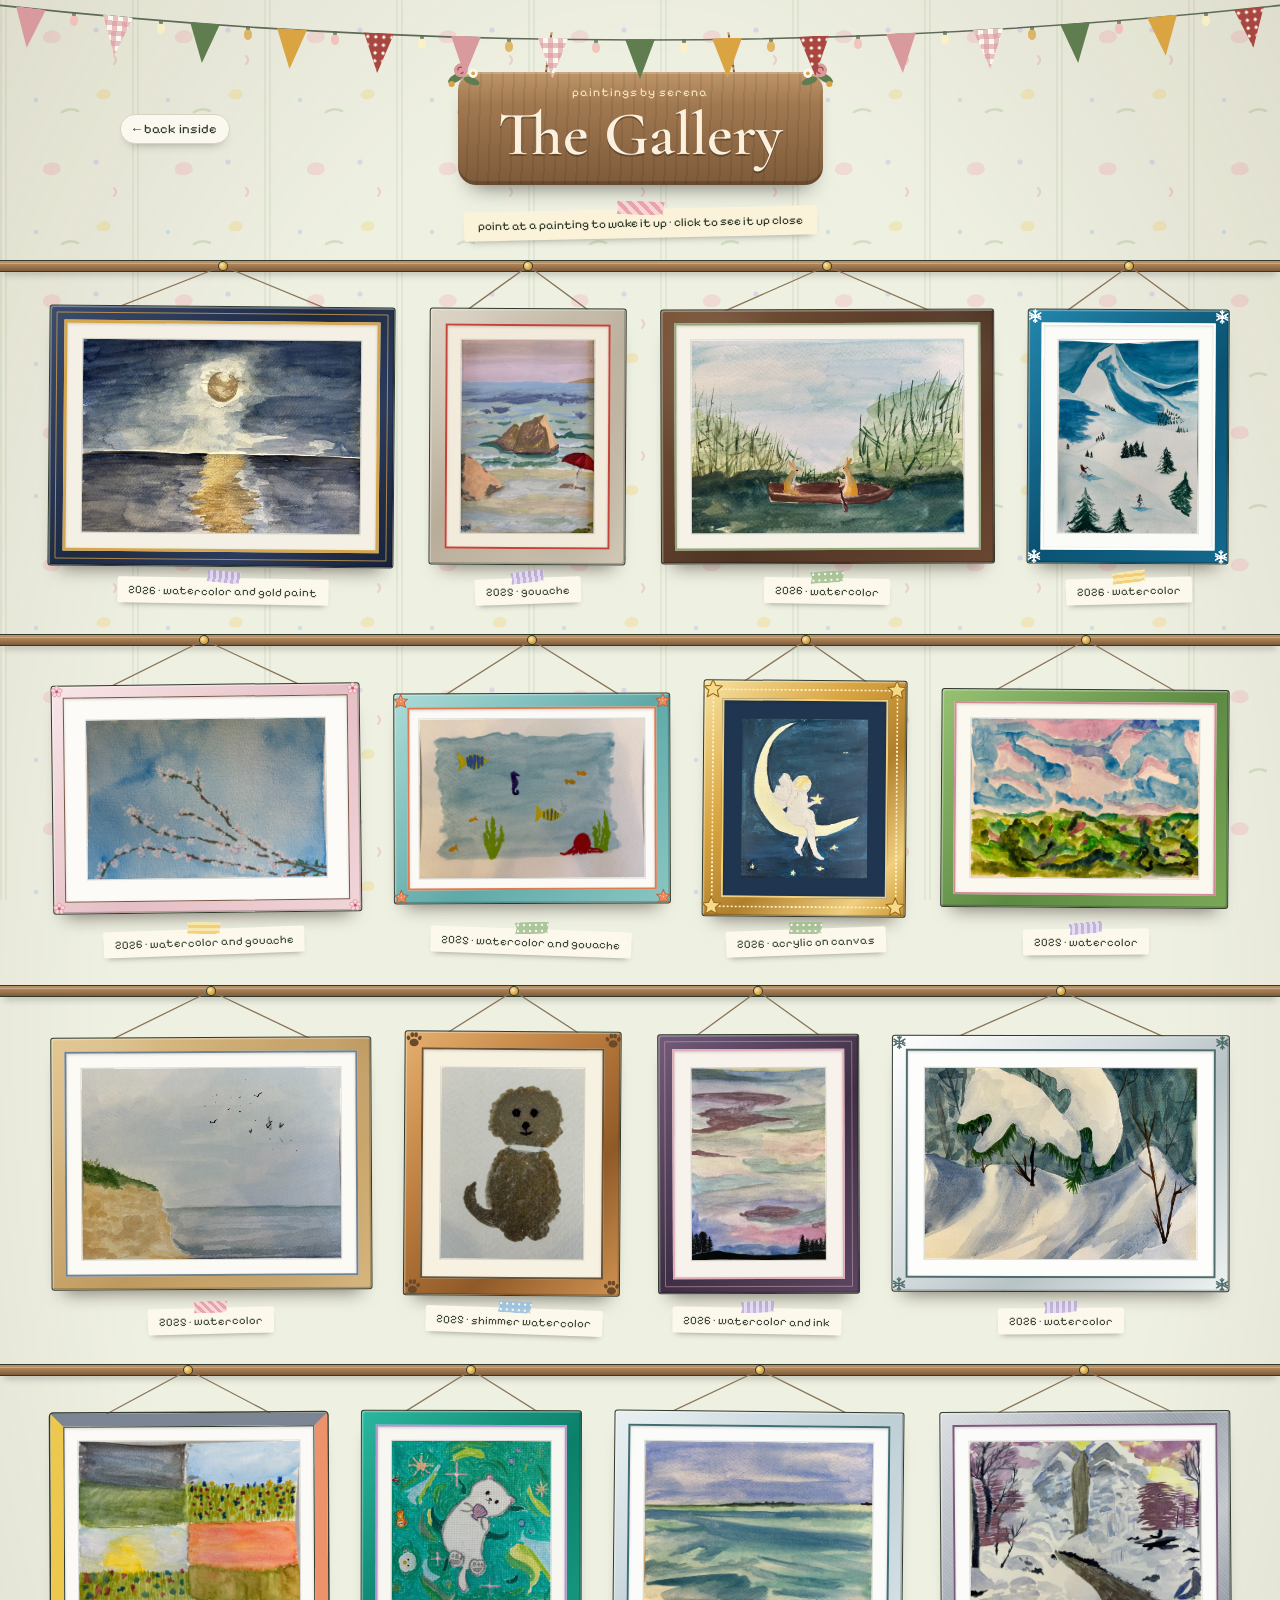
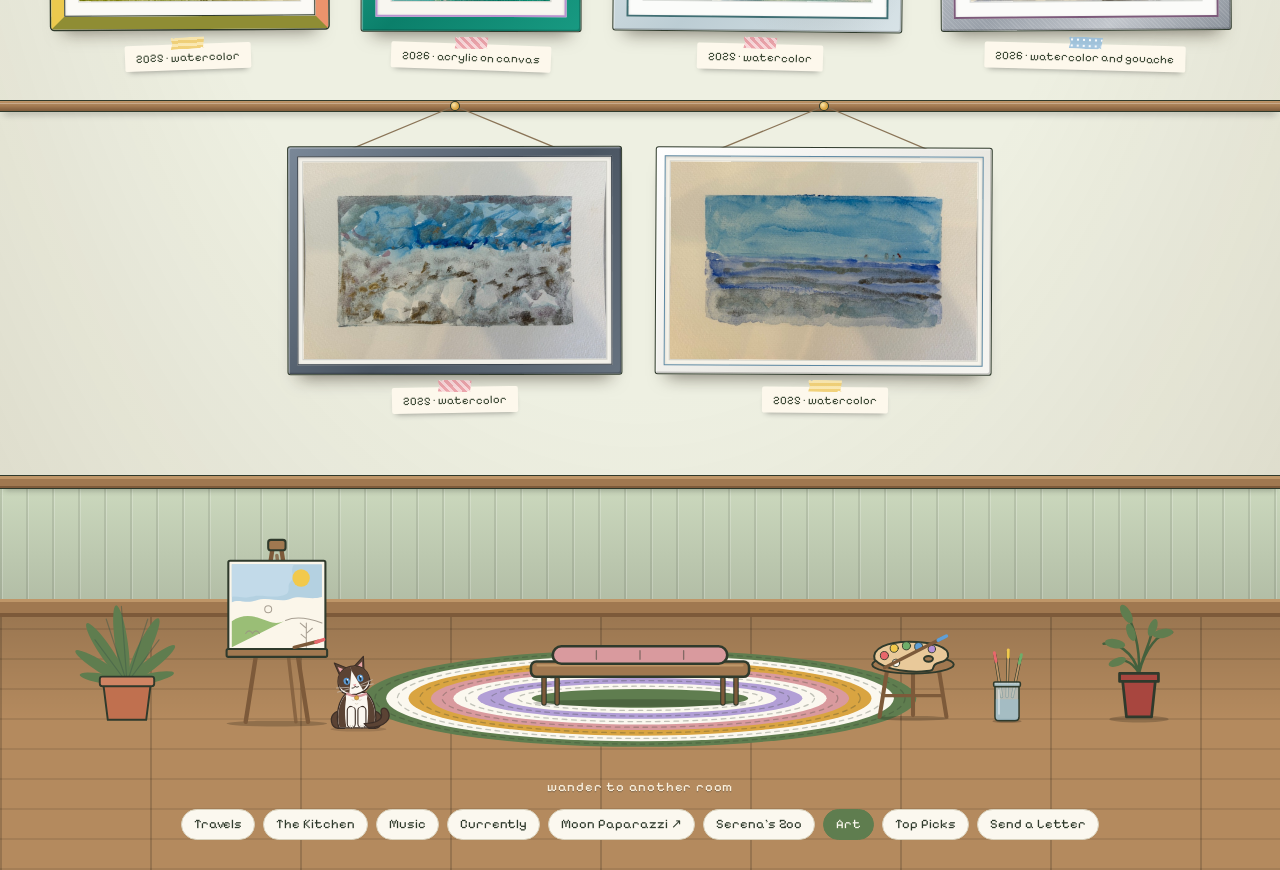
<file: art.html>
<!doctype html>
<html lang="en">
<head>
<meta charset="utf-8">
<meta name="viewport" content="width=device-width, initial-scale=1">
<title>Art · Serena&#x27;s Garden</title>
<meta name="description" content="Things I&#x27;ve drawn, painted and made, hung in a little gallery.">
<meta name="robots" content="noindex, nofollow">
<meta name="theme-color" content="#f4efe2">
<meta property="og:type" content="website">
<meta property="og:site_name" content="Serena's Garden">
<meta property="og:title" content="Art · Serena&#x27;s Garden">
<meta property="og:description" content="Things I&#x27;ve drawn, painted and made, hung in a little gallery.">
<meta property="og:url" content="https://serenas-garden.github.io/art.html">
<meta property="og:image" content="https://serenas-garden.github.io/assets/og.png">
<meta property="og:image:width" content="1200">
<meta property="og:image:height" content="630">
<meta property="og:image:alt" content="A green fairy door set into a giant mossy tree, with wisteria, fairy lights and glowing mushrooms">
<meta name="twitter:card" content="summary_large_image">
<link rel="icon" href="assets/favicon.svg" type="image/svg+xml">
<link rel="apple-touch-icon" href="assets/apple-touch-icon.png">
<link rel="preconnect" href="https://fonts.googleapis.com">
<link rel="preconnect" href="https://fonts.gstatic.com" crossorigin>
<link rel="stylesheet" href="https://fonts.googleapis.com/css2?family=Cormorant+Garamond:ital,wght@0,500;0,600;1,500&family=Nunito:wght@400;600;700&family=Pixelify+Sans:wght@400;500&display=swap">
<link rel="stylesheet" href="assets/style.css">
<script src="assets/sky.js"></script>
<script src="assets/wallpaper.js"></script>
<script src="assets/birthday.js"></script>
</head>
<body data-section="art" data-room>
<main class="gal-room">
  <div class="garland" aria-hidden="true">
    <svg viewBox="0 0 1000 72" preserveAspectRatio="none"><path d="M-10 4 Q500 76 1010 4"/></svg>
    <span class="pennant" style="left:2.40%;top:7.6px;--r:6.3deg"></span>
    <span class="pennant pennant--gingham pn--alt" style="left:9.20%;top:16.0px;--r:5.4deg"></span>
    <span class="pennant pennant--moss" style="left:16.00%;top:23.0px;--r:4.5deg"></span>
    <span class="pennant pennant--gold pn--alt" style="left:22.80%;top:28.8px;--r:3.6deg"></span>
    <span class="pennant pennant--dots" style="left:29.60%;top:33.2px;--r:2.7deg"></span>
    <span class="pennant pn--alt" style="left:36.40%;top:36.4px;--r:1.8deg"></span>
    <span class="pennant pennant--gingham" style="left:43.20%;top:38.4px;--r:0.9deg"></span>
    <span class="pennant pennant--moss pn--alt" style="left:50.00%;top:39.0px;--r:0.0deg"></span>
    <span class="pennant pennant--gold" style="left:56.80%;top:38.4px;--r:-0.9deg"></span>
    <span class="pennant pennant--dots pn--alt" style="left:63.60%;top:36.4px;--r:-1.8deg"></span>
    <span class="pennant" style="left:70.40%;top:33.2px;--r:-2.7deg"></span>
    <span class="pennant pennant--gingham pn--alt" style="left:77.20%;top:28.8px;--r:-3.6deg"></span>
    <span class="pennant pennant--moss" style="left:84.00%;top:23.0px;--r:-4.5deg"></span>
    <span class="pennant pennant--gold pn--alt" style="left:90.80%;top:16.0px;--r:-5.4deg"></span>
    <span class="pennant pennant--dots" style="left:97.60%;top:7.6px;--r:-6.3deg"></span>
    <span class="bulb bulb--alt" style="left:5.80%;top:13.0px;--c:#f4b6b0;--d:2.43s"></span>
    <span class="bulb" style="left:12.60%;top:20.6px;--c:#fff1c1;--d:2.06s"></span>
    <span class="bulb bulb--alt" style="left:19.40%;top:27.0px;--c:var(--gold);--d:1.69s"></span>
    <span class="bulb" style="left:26.20%;top:32.2px;--c:#f4b6b0;--d:1.32s"></span>
    <span class="bulb bulb--alt" style="left:33.00%;top:36.0px;--c:#fff1c1;--d:0.95s"></span>
    <span class="bulb" style="left:39.80%;top:38.6px;--c:var(--gold);--d:0.58s"></span>
    <span class="bulb bulb--alt" style="left:46.60%;top:39.8px;--c:#f4b6b0;--d:0.21s"></span>
    <span class="bulb" style="left:53.40%;top:39.8px;--c:#fff1c1;--d:2.64s"></span>
    <span class="bulb bulb--alt" style="left:60.20%;top:38.6px;--c:var(--gold);--d:2.27s"></span>
    <span class="bulb" style="left:67.00%;top:36.0px;--c:#f4b6b0;--d:1.90s"></span>
    <span class="bulb bulb--alt" style="left:73.80%;top:32.2px;--c:#fff1c1;--d:1.53s"></span>
    <span class="bulb" style="left:80.60%;top:27.0px;--c:var(--gold);--d:1.16s"></span>
    <span class="bulb bulb--alt" style="left:87.40%;top:20.6px;--c:#f4b6b0;--d:0.79s"></span>
    <span class="bulb" style="left:94.20%;top:13.0px;--c:#fff1c1;--d:0.42s"></span>
  </div>

  <div class="wrap">
    <header class="room-head gal-head">
      <a class="k-back" href="./">&larr; back inside</a>
      <div class="sign">
        <span class="sign__rope sign__rope--l" aria-hidden="true"></span>
        <span class="sign__rope sign__rope--r" aria-hidden="true"></span>
        <svg class="sign__bloom sign__bloom--l" viewBox="0 0 60 44" aria-hidden="true">
          <ellipse cx="16" cy="26" rx="12" ry="5" transform="rotate(-30 16 26)" class="f-moss"/>
          <ellipse cx="36" cy="30" rx="11" ry="4.5" transform="rotate(20 36 30)" class="f-moss"/>
          <circle cx="22" cy="16" r="9" class="f-rose"/><path d="M18 16 a4 4 0 1 1 4 4" class="ink" style="stroke:var(--berry);stroke-width:1.5"/>
          <circle cx="38" cy="20" r="6" class="f-paper"/><circle cx="38" cy="20" r="2.4" class="f-gold"/>
          <circle cx="10" cy="34" r="4" class="f-gold"/>
        </svg>
        <svg class="sign__bloom sign__bloom--r" viewBox="0 0 60 44" aria-hidden="true">
          <ellipse cx="16" cy="26" rx="12" ry="5" transform="rotate(-30 16 26)" class="f-moss"/>
          <ellipse cx="36" cy="30" rx="11" ry="4.5" transform="rotate(20 36 30)" class="f-moss"/>
          <circle cx="22" cy="16" r="9" class="f-rose"/><path d="M18 16 a4 4 0 1 1 4 4" class="ink" style="stroke:var(--berry);stroke-width:1.5"/>
          <circle cx="38" cy="20" r="6" class="f-paper"/><circle cx="38" cy="20" r="2.4" class="f-gold"/>
          <circle cx="10" cy="34" r="4" class="f-gold"/>
        </svg>
        <p class="sign__eyebrow">paintings by serena</p>
        <h1 id="gallery-title">The Gallery</h1>
      </div>
    </header>
  </div>

  <!-- The gallery: a wall of framed pieces, hung on picture rails that run
       wall to wall, in rows that fit the screen (assets/art.js, from
       assets/art-data.js). Every piece is shown whole; tap one to see it
       full screen. -->
  <section class="gallery" aria-labelledby="gallery-title">
    <p class="gallery__hint" data-plaque>
      <span class="gallery__hint--point">point at a painting to wake it up &middot; click to see it up close</span>
      <span class="gallery__hint--tap">tap a painting to see it up close</span>
    </p>
    <div class="view-switch gallery__filter" role="group" aria-label="Show" data-filters hidden></div>
    <ol class="hang" data-hang aria-label="Artworks"></ol>
    <noscript><p class="gallery__noscript">The gallery needs JavaScript to hang the pictures. Turn it on to see my art.</p></noscript>
  </section>

  <!-- the bottom of the room: beadboard under a chair rail, then the floor -->
  <div class="gal-dado" aria-hidden="true"></div>
  <div class="gal-floor">
    <!-- Gemma follows you in (gemma-follow.js): a look at the easel, then a nap on the rug -->
    <div class="gal-floor__stage" data-gemma-stage data-gemma-nap="0.5">
      <svg class="gal-rug" viewBox="0 0 600 110" aria-hidden="true" focusable="false">
        <ellipse cx="300" cy="55" rx="296" ry="52" class="f-moss"/>
        <ellipse cx="300" cy="55" rx="272" ry="46" class="f-paper"/>
        <ellipse cx="300" cy="55" rx="248" ry="40" class="f-gold"/>
        <ellipse cx="300" cy="55" rx="224" ry="34" class="f-rose"/>
        <ellipse cx="300" cy="55" rx="200" ry="28" class="f-paper"/>
        <ellipse cx="300" cy="55" rx="174" ry="22" class="f-lilac"/>
        <ellipse cx="300" cy="55" rx="146" ry="16" class="f-paper"/>
        <ellipse cx="300" cy="55" rx="116" ry="10" class="f-moss"/>
        <g class="ink" style="stroke-width:1.4;stroke-dasharray:5 5;opacity:.28">
          <ellipse cx="300" cy="55" rx="284" ry="49"/><ellipse cx="300" cy="55" rx="260" ry="43"/>
          <ellipse cx="300" cy="55" rx="236" ry="37"/><ellipse cx="300" cy="55" rx="212" ry="31"/>
          <ellipse cx="300" cy="55" rx="187" ry="25"/><ellipse cx="300" cy="55" rx="160" ry="19"/>
          <ellipse cx="300" cy="55" rx="131" ry="13"/>
        </g>
      </svg>
      <!-- a fern in a pot -->
      <svg class="gal-fern" viewBox="0 0 120 170" aria-hidden="true" focusable="false">
        <g class="f-moss">
          <ellipse cx="60" cy="70" rx="8" ry="48" transform="rotate(-8 60 120)"/>
          <ellipse cx="60" cy="74" rx="8" ry="44" transform="rotate(-34 60 120)"/>
          <ellipse cx="60" cy="74" rx="8" ry="44" transform="rotate(26 60 120)"/>
          <ellipse cx="60" cy="82" rx="7" ry="38" transform="rotate(-58 60 120)"/>
          <ellipse cx="60" cy="82" rx="7" ry="38" transform="rotate(52 60 120)"/>
          <ellipse cx="60" cy="90" rx="6" ry="30" transform="rotate(-80 60 120)"/>
          <ellipse cx="60" cy="90" rx="6" ry="30" transform="rotate(78 60 120)"/>
        </g>
        <g class="ink" style="stroke:var(--treeline);stroke-width:1.4;opacity:.5">
          <path d="M60 120 L53 24 M60 120 L34 40 M60 120 L86 40 M60 120 L20 66 M60 120 L100 66"/>
        </g>
        <path d="M30 118 H90 L84 166 H36 Z" class="ink" style="fill:#c0704f"/>
        <rect x="26" y="112" width="68" height="12" rx="3" class="ink" style="fill:#cf8463"/>
      </svg>
      <!-- the easel, with her next painting half done -->
      <svg class="gal-easel" viewBox="0 0 150 232" aria-hidden="true" focusable="false" data-gemma-spot="look" data-gemma-at="1.12">
        <ellipse cx="76" cy="228" rx="58" ry="3.4" class="gal-shadow"/>
        <path d="M76 34 L98 226" class="gal-leg gal-leg--back"/>
        <path d="M40 226 L71 26 M112 226 L81 26" class="gal-leg"/>
        <rect x="66" y="16" width="20" height="12" rx="3" class="ink f-wood"/>
        <rect x="20" y="40" width="112" height="104" rx="2" class="ink" style="fill:#fbf6ea"/>
        <path d="M24 44 H128 V82 C112 86 104 79 92 84 C80 89 66 81 52 86 C40 90 32 84 24 88 Z" style="fill:#a9cbe0;opacity:.85"/>
        <path d="M24 44 H96 C90 52 98 58 92 64 C86 70 94 76 84 80 C70 84 58 78 44 82 C36 84 30 80 24 82 Z" style="fill:#c4dcea;opacity:.9"/>
        <circle cx="104" cy="60" r="10" style="fill:#f2c94c"/>
        <path d="M24 140 V110 C38 100 52 104 66 110 C74 113 80 112 86 109" style="fill:#8fb86a;opacity:.9"/>
        <g fill="none" stroke="#9a9184" stroke-width="1.2" stroke-linecap="round" opacity=".85">
          <path d="M86 109 C98 104 112 106 128 112"/>
          <path d="M110 140 V112 M110 118 l-7 -6 M110 124 l7 -6 M110 130 l-6 -5"/>
          <path d="M40 124 q4 -6 8 0 q4 -6 8 0"/>
          <circle cx="66" cy="96" r="4"/>
        </g>
        <rect x="18" y="142" width="116" height="9" rx="2" class="ink f-wood"/>
        <path d="M96 140 L124 133" class="ink" style="stroke-width:4;stroke-linecap:round;stroke:var(--wood-dark)"/>
        <path d="M121 134 L130 131" style="stroke:#e8676b;stroke-width:4;stroke-linecap:round"/>
      </svg>
      <!-- the bench -->
      <svg class="gal-bench" viewBox="0 0 220 70" aria-hidden="true" focusable="false">
        <ellipse cx="110" cy="66" rx="98" ry="3.4" class="gal-shadow"/>
        <path d="M22 66 V38 M198 66 V38 M34 66 V44 M186 66 V44" class="ink" style="stroke-width:5;stroke-linecap:round"/>
        <path d="M22 66 V38 M198 66 V38 M34 66 V44 M186 66 V44" style="stroke:var(--wood-dark);stroke-width:3;stroke-linecap:round;fill:none"/>
        <rect x="10" y="28" width="200" height="14" rx="5" class="ink f-wood"/>
        <path d="M16 31.5 H204" style="stroke:var(--wood-lite);stroke-width:2;stroke-linecap:round;fill:none"/>
        <rect x="30" y="14" width="160" height="16" rx="8" class="ink f-rose"/>
        <path d="M70 18 v8 M110 18 v8 M150 18 v8" class="ink" style="stroke-width:1.2;opacity:.5"/>
      </svg>
      <!-- a stool with her palette and a brush -->
      <svg class="gal-stool" viewBox="0 0 130 132" aria-hidden="true" focusable="false">
        <ellipse cx="65" cy="128" rx="44" ry="3" class="gal-shadow"/>
        <path d="M34 64 L24 126 M96 64 L106 126 M65 70 L65 124" class="gal-leg"/>
        <path d="M30 100 H100" class="ink" style="stroke-width:4;stroke:var(--wood-dark)"/>
        <ellipse cx="65" cy="62" rx="50" ry="11" class="ink f-wood"/>
        <path d="M18 56 C14 42 34 34 60 34 C88 34 110 40 108 52 C106 60 96 58 92 62 C88 66 92 70 82 70 C66 72 30 70 18 56 Z" class="ink" style="fill:#e9c99a"/>
        <ellipse cx="84" cy="55" rx="5.5" ry="3.6" class="ink" style="fill:var(--wood)"/>
        <g class="ink" style="stroke-width:1.1">
          <circle cx="30" cy="51" r="5" style="fill:#e8676b"/>
          <circle cx="42" cy="42" r="5" style="fill:#f2c94c"/>
          <circle cx="57" cy="39" r="5" style="fill:#6fae6a"/>
          <circle cx="72" cy="40" r="5" style="fill:#5f9fd6"/>
          <circle cx="88" cy="43" r="4.6" style="fill:#b48fd6"/>
          <circle cx="44" cy="60" r="4.6" style="fill:#fbf8ef"/>
        </g>
        <path d="M30 66 L100 30" class="ink" style="stroke-width:4;stroke-linecap:round;stroke:var(--wood-dark)"/>
        <path d="M96 32 L106 27" style="stroke:#5f9fd6;stroke-width:4.4;stroke-linecap:round"/>
      </svg>
      <!-- a jar of brushes -->
      <svg class="gal-jar" viewBox="0 0 60 110" aria-hidden="true" focusable="false">
        <ellipse cx="30" cy="107" rx="22" ry="2.6" class="gal-shadow"/>
        <path d="M22 70 L12 8 M30 70 L32 2 M38 70 L50 12" class="ink" style="stroke-width:4.6;stroke-linecap:round"/>
        <path d="M22 70 L12 8 M30 70 L32 2 M38 70 L50 12" style="stroke:var(--wood-lite);stroke-width:2.8;stroke-linecap:round;fill:none"/>
        <path d="M13.5 17 L11 4" style="stroke:#e8676b;stroke-width:4.4;stroke-linecap:round"/>
        <path d="M31.8 11 L32 0" style="stroke:#f2c94c;stroke-width:4.4;stroke-linecap:round"/>
        <path d="M48.4 20 L51.6 7" style="stroke:#6fae6a;stroke-width:4.4;stroke-linecap:round"/>
        <path d="M12 52 H48 V100 Q48 106 42 106 H18 Q12 106 12 100 Z" class="ink" style="fill:rgba(190, 222, 236, .6)"/>
        <path d="M13 74 H47 V100 Q47 105 42 105 H18 Q13 105 13 100 Z" style="fill:rgba(140, 190, 214, .45)"/>
        <rect x="10" y="48" width="40" height="7" rx="2" class="ink" style="fill:rgba(205, 230, 240, .8)"/>
        <path d="M18 60 V96" style="stroke:#fff;stroke-width:2;stroke-linecap:round;opacity:.6"/>
      </svg>
      <!-- a big leafy plant -->
      <svg class="gal-plant" viewBox="0 0 70 110" aria-hidden="true" focusable="false">
        <ellipse cx="35" cy="106" rx="26" ry="3" class="gal-shadow"/>
        <path d="M35 66 C30 46 14 38 4 40 M35 66 C36 42 30 22 22 10 M35 66 C40 44 52 30 64 30 M35 66 C38 50 46 38 48 22 M35 66 C28 54 20 52 10 58" class="ink" style="stroke:var(--moss-deep);stroke-width:2.2"/>
        <g class="f-moss">
          <ellipse cx="14" cy="40" rx="9" ry="4" transform="rotate(10 14 40)"/><ellipse cx="24" cy="14" rx="9" ry="4" transform="rotate(60 24 14)"/>
          <ellipse cx="56" cy="31" rx="9" ry="4" transform="rotate(-10 56 31)"/><ellipse cx="47" cy="26" rx="8" ry="3.6" transform="rotate(-70 47 26)"/>
          <ellipse cx="16" cy="56" rx="8" ry="3.6" transform="rotate(-20 16 56)"/><ellipse cx="28" cy="30" rx="8" ry="3.6" transform="rotate(70 28 30)"/>
        </g>
        <path d="M20 66 H50 L46 104 H24 Z" class="ink f-berry"/>
        <path d="M18 66 H52 V73 H18 Z" class="ink f-berry"/>
      </svg>
    </div>
    <nav class="rooms gal-rooms" aria-label="Other rooms" data-rooms hidden></nav>
  </div>
</main>

<!-- full screen: one piece at a time -->
<dialog class="viewer" aria-labelledby="viewer-title" data-viewer>
  <div class="viewer__veil" data-veil></div>
  <figure class="viewer__figure">
    <div class="viewer__stage" data-stage>
      <div class="viewer__art" data-art></div>
    </div>
    <figcaption class="viewer__caption" data-caption>
      <p class="viewer__count" data-count></p>
      <h2 id="viewer-title" data-title></h2>
      <p class="viewer__meta" id="viewer-meta" data-meta></p>
      <p class="viewer__note" data-note></p>
      <p class="viewer__hint" data-hint>click the picture to look closer</p>
    </figcaption>
  </figure>
  <button type="button" class="viewer__btn viewer__go viewer__go--prev" data-go="-1" aria-label="Previous piece">
    <svg viewBox="0 0 24 24" aria-hidden="true" focusable="false"><path d="M15 5 L8 12 L15 19"/></svg>
  </button>
  <button type="button" class="viewer__btn viewer__go viewer__go--next" data-go="1" aria-label="Next piece">
    <svg viewBox="0 0 24 24" aria-hidden="true" focusable="false"><path d="M9 5 L16 12 L9 19"/></svg>
  </button>
  <div class="viewer__tools">
    <button type="button" class="viewer__btn" data-fullscreen aria-label="Fill the whole screen" aria-pressed="false" hidden>
      <svg viewBox="0 0 24 24" aria-hidden="true" focusable="false"><path d="M4 9 V4 H9 M15 4 H20 V9 M20 15 V20 H15 M9 20 H4 V15"/></svg>
    </button>
    <button type="button" class="viewer__btn" data-close aria-label="Close">
      <svg viewBox="0 0 24 24" aria-hidden="true" focusable="false"><path d="M6 6 L18 18 M18 6 L6 18"/></svg>
    </button>
  </div>
  <p class="visually-hidden" aria-live="polite" data-live></p>
</dialog>

<script src="assets/sections.js"></script>
<script src="assets/rooms.js"></script>
<script src="assets/art-data.js"></script>
<script src="assets/art.js"></script>
<script src="assets/gemma-kit.js"></script>
<script src="assets/gemma-follow.js"></script>
</body>
</html>
</file>
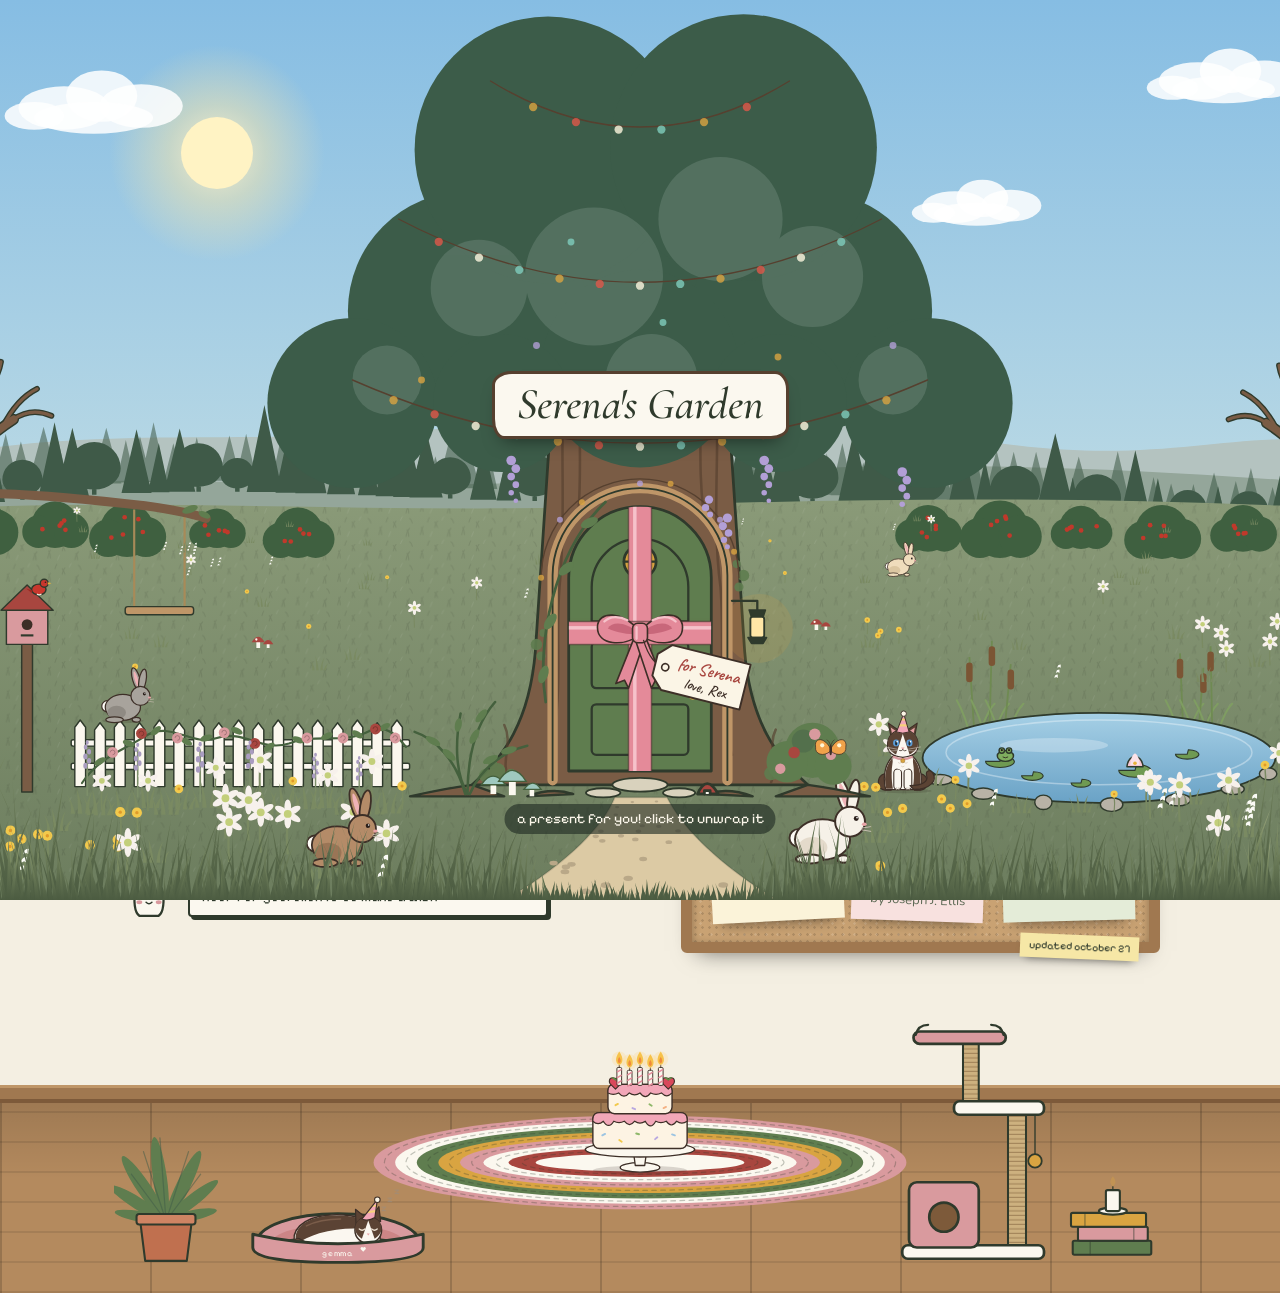
<file: birthday.html>
<!doctype html>
<html lang="en">
<head>
<meta charset="utf-8">
<meta name="viewport" content="width=device-width, initial-scale=1">
<title>Happy birthday, Serena! · Serena&#x27;s Garden</title>
<meta name="description" content="A present is waiting for you at the garden door.">
<meta name="robots" content="noindex, nofollow">
<meta name="theme-color" content="#f4efe2">
<meta property="og:type" content="website">
<meta property="og:site_name" content="Serena's Garden">
<meta property="og:title" content="Happy birthday, Serena!">
<meta property="og:description" content="A present is waiting for you at the garden door.">
<meta property="og:url" content="https://serenas-garden.github.io/birthday.html">
<meta property="og:image" content="https://serenas-garden.github.io/assets/og-birthday.png">
<meta property="og:image:width" content="1200">
<meta property="og:image:height" content="630">
<meta property="og:image:alt" content="The garden's green fairy door, wrapped in a pink ribbon with a bow and a gift tag, beside a card saying happy birthday, Serena">
<meta name="twitter:card" content="summary_large_image">
<link rel="icon" href="assets/favicon.svg" type="image/svg+xml">
<link rel="apple-touch-icon" href="assets/apple-touch-icon.png">
<link rel="preconnect" href="https://fonts.googleapis.com">
<link rel="preconnect" href="https://fonts.gstatic.com" crossorigin>
<link rel="stylesheet" href="https://fonts.googleapis.com/css2?family=Cormorant+Garamond:ital,wght@0,500;0,600;1,500&family=Nunito:wght@400;600;700&family=Pixelify+Sans:wght@400;500&display=swap">
<link rel="stylesheet" href="assets/style.css">
<script src="assets/sky.js"></script>
<script src="assets/wallpaper.js"></script>
<!-- The link to send for the birthday surprise (CLAUDE.md, "The birthday
     surprise"). It's its own page only so a texted link shows the birthday
     preview card (og-birthday.png); it sends you straight on to the cottage
     with #happy-birthday. Script only, no meta refresh: link previewers can
     follow a refresh and would show the everyday card instead. -->
<script>location.replace("./#happy-birthday");</script>
</head>
<body>
<main class="wrap">
  <header class="page-head">
    <p class="eyebrow">a present for you</p>
    <h1>Happy birthday, Serena!</h1>
    <p>It&#x27;s waiting at the garden door. <a href="./#happy-birthday">Come and unwrap it &rarr;</a></p>
  </header>
</main>
</body>
</html>
</file>
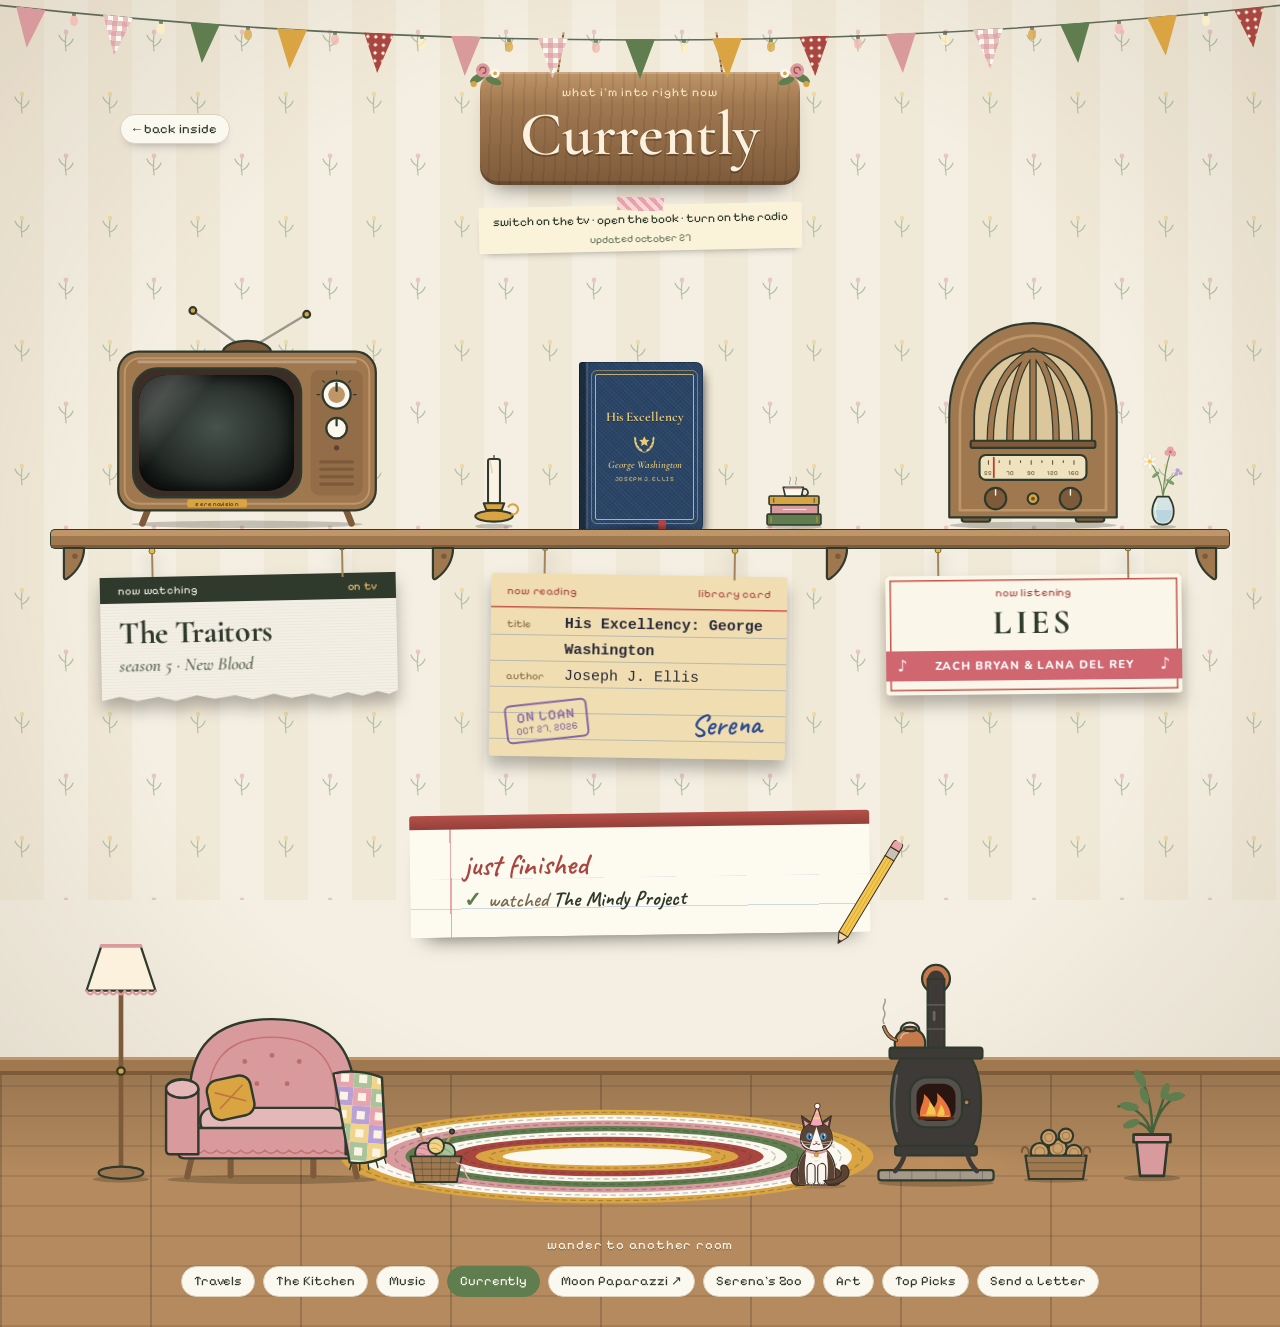
<file: currently.html>
<!doctype html>
<html lang="en">
<head>
<meta charset="utf-8">
<meta name="viewport" content="width=device-width, initial-scale=1">
<title>Currently · Serena&#x27;s Garden</title>
<meta name="description" content="What I&#x27;m watching, reading and listening to right now, plus what I just finished.">
<meta name="robots" content="noindex, nofollow">
<meta name="theme-color" content="#f4efe2">
<meta property="og:type" content="website">
<meta property="og:site_name" content="Serena's Garden">
<meta property="og:title" content="Currently · Serena&#x27;s Garden">
<meta property="og:description" content="What I&#x27;m watching, reading and listening to right now, plus what I just finished.">
<meta property="og:url" content="https://serenas-garden.github.io/currently.html">
<meta property="og:image" content="https://serenas-garden.github.io/assets/og.png">
<meta property="og:image:width" content="1200">
<meta property="og:image:height" content="630">
<meta property="og:image:alt" content="A green fairy door set into a giant mossy tree, with wisteria, fairy lights and glowing mushrooms">
<meta name="twitter:card" content="summary_large_image">
<link rel="icon" href="assets/favicon.svg" type="image/svg+xml">
<link rel="apple-touch-icon" href="assets/apple-touch-icon.png">
<link rel="preconnect" href="https://fonts.googleapis.com">
<link rel="preconnect" href="https://fonts.gstatic.com" crossorigin>
<link rel="stylesheet" href="https://fonts.googleapis.com/css2?family=Cormorant+Garamond:ital,wght@0,500;0,600;0,700;1,500;1,600&family=Nunito:wght@400;600;700;800&family=Pixelify+Sans:wght@400;500&family=Caveat:wght@600&display=swap">
<link rel="stylesheet" href="assets/style.css">
<script src="assets/sky.js"></script>
<script src="assets/wallpaper.js"></script>
<script src="assets/birthday.js"></script>
</head>
<body data-section="currently" data-room>
<main class="den-room">
  <div class="garland" aria-hidden="true">
    <svg viewBox="0 0 1000 72" preserveAspectRatio="none"><path d="M-10 4 Q500 76 1010 4"/></svg>
    <span class="pennant" style="left:2.40%;top:7.6px;--r:6.3deg"></span>
    <span class="pennant pennant--gingham pn--alt" style="left:9.20%;top:16.0px;--r:5.4deg"></span>
    <span class="pennant pennant--moss" style="left:16.00%;top:23.0px;--r:4.5deg"></span>
    <span class="pennant pennant--gold pn--alt" style="left:22.80%;top:28.8px;--r:3.6deg"></span>
    <span class="pennant pennant--dots" style="left:29.60%;top:33.2px;--r:2.7deg"></span>
    <span class="pennant pn--alt" style="left:36.40%;top:36.4px;--r:1.8deg"></span>
    <span class="pennant pennant--gingham" style="left:43.20%;top:38.4px;--r:0.9deg"></span>
    <span class="pennant pennant--moss pn--alt" style="left:50.00%;top:39.0px;--r:0.0deg"></span>
    <span class="pennant pennant--gold" style="left:56.80%;top:38.4px;--r:-0.9deg"></span>
    <span class="pennant pennant--dots pn--alt" style="left:63.60%;top:36.4px;--r:-1.8deg"></span>
    <span class="pennant" style="left:70.40%;top:33.2px;--r:-2.7deg"></span>
    <span class="pennant pennant--gingham pn--alt" style="left:77.20%;top:28.8px;--r:-3.6deg"></span>
    <span class="pennant pennant--moss" style="left:84.00%;top:23.0px;--r:-4.5deg"></span>
    <span class="pennant pennant--gold pn--alt" style="left:90.80%;top:16.0px;--r:-5.4deg"></span>
    <span class="pennant pennant--dots" style="left:97.60%;top:7.6px;--r:-6.3deg"></span>
    <span class="bulb bulb--alt" style="left:5.80%;top:13.0px;--c:#f4b6b0;--d:2.43s"></span>
    <span class="bulb" style="left:12.60%;top:20.6px;--c:#fff1c1;--d:2.06s"></span>
    <span class="bulb bulb--alt" style="left:19.40%;top:27.0px;--c:var(--gold);--d:1.69s"></span>
    <span class="bulb" style="left:26.20%;top:32.2px;--c:#f4b6b0;--d:1.32s"></span>
    <span class="bulb bulb--alt" style="left:33.00%;top:36.0px;--c:#fff1c1;--d:0.95s"></span>
    <span class="bulb" style="left:39.80%;top:38.6px;--c:var(--gold);--d:0.58s"></span>
    <span class="bulb bulb--alt" style="left:46.60%;top:39.8px;--c:#f4b6b0;--d:0.21s"></span>
    <span class="bulb" style="left:53.40%;top:39.8px;--c:#fff1c1;--d:2.64s"></span>
    <span class="bulb bulb--alt" style="left:60.20%;top:38.6px;--c:var(--gold);--d:2.27s"></span>
    <span class="bulb" style="left:67.00%;top:36.0px;--c:#f4b6b0;--d:1.90s"></span>
    <span class="bulb bulb--alt" style="left:73.80%;top:32.2px;--c:#fff1c1;--d:1.53s"></span>
    <span class="bulb" style="left:80.60%;top:27.0px;--c:var(--gold);--d:1.16s"></span>
    <span class="bulb bulb--alt" style="left:87.40%;top:20.6px;--c:#f4b6b0;--d:0.79s"></span>
    <span class="bulb" style="left:94.20%;top:13.0px;--c:#fff1c1;--d:0.42s"></span>
  </div>

  <div class="wrap">
    <header class="room-head den-head">
      <a class="k-back" href="./">&larr; back inside</a>
      <div class="sign">
        <span class="sign__rope sign__rope--l" aria-hidden="true"></span>
        <span class="sign__rope sign__rope--r" aria-hidden="true"></span>
        <svg class="sign__bloom sign__bloom--l" viewBox="0 0 60 44" aria-hidden="true">
          <ellipse cx="16" cy="26" rx="12" ry="5" transform="rotate(-30 16 26)" class="f-moss"/>
          <ellipse cx="36" cy="30" rx="11" ry="4.5" transform="rotate(20 36 30)" class="f-moss"/>
          <circle cx="22" cy="16" r="9" class="f-rose"/><path d="M18 16 a4 4 0 1 1 4 4" class="ink" style="stroke:var(--berry);stroke-width:1.5"/>
          <circle cx="38" cy="20" r="6" class="f-paper"/><circle cx="38" cy="20" r="2.4" class="f-gold"/>
          <circle cx="10" cy="34" r="4" class="f-gold"/>
        </svg>
        <svg class="sign__bloom sign__bloom--r" viewBox="0 0 60 44" aria-hidden="true">
          <ellipse cx="16" cy="26" rx="12" ry="5" transform="rotate(-30 16 26)" class="f-moss"/>
          <ellipse cx="36" cy="30" rx="11" ry="4.5" transform="rotate(20 36 30)" class="f-moss"/>
          <circle cx="22" cy="16" r="9" class="f-rose"/><path d="M18 16 a4 4 0 1 1 4 4" class="ink" style="stroke:var(--berry);stroke-width:1.5"/>
          <circle cx="38" cy="20" r="6" class="f-paper"/><circle cx="38" cy="20" r="2.4" class="f-gold"/>
          <circle cx="10" cy="34" r="4" class="f-gold"/>
        </svg>
        <p class="sign__eyebrow">what i&#x27;m into right now</p>
        <h1 id="den-title">Currently</h1>
      </div>
    </header>
  </div>

  <p class="den-hint">
    <span>switch on the tv &middot; open the book &middot; turn on the radio</span>
    <span class="den-hint__date" data-updated></span>
  </p>

  <!-- The den: one long shelf with the TV, the book and the radio on it, and
       a card hanging under each saying what it is. The words all come from
       assets/currently-data.js (assets/currently.js fills them in); the
       things themselves are drawn here. -->
  <section class="den" aria-labelledby="den-title">
    <ul class="den-shelf" data-shelf>

      <!-- watching: an old wooden TV with rabbit ears -->
      <li class="spot spot--watching" data-kind="watching">
        <div class="spot__things">
          <button type="button" class="tv" aria-pressed="false" data-tv>
            <svg class="tv__set" viewBox="0 0 300 240" aria-hidden="true" focusable="false">
              <ellipse cx="150" cy="235" rx="124" ry="4" class="den-shadow"/>
              <g class="tv__ears">
                <path d="M146 46 L92 6 M154 46 L214 10" class="tv__rod"/>
                <circle cx="92" cy="6" r="3.6" class="ink f-gold"/>
                <circle cx="214" cy="10" r="3.6" class="ink f-gold"/>
              </g>
              <path d="M124 52 C124 34 176 34 176 52 Z" class="ink f-wood-dark"/>
              <path d="M46 214 L38 234 M254 214 L262 234" class="tv__leg"/>
              <rect x="12" y="50" width="276" height="170" rx="22" class="ink f-wood"/>
              <rect x="19" y="57" width="262" height="156" rx="16" class="tv__bevel"/>
              <path d="M34 61 H266" class="tv__shine"/>
              <rect x="28" y="68" width="180" height="138" rx="26" class="ink tv__surround"/>
              <rect x="218" y="70" width="56" height="134" rx="9" class="tv__panel"/>
              <path d="M246 74 v-3 M264 96 h3 M228 96 h-3 M259 83 l2 -2 M233 83 l-2 -2" class="ink" style="stroke-width:1.2"/>
              <g class="tv__knob">
                <circle cx="246" cy="96" r="15" class="ink f-paper"/>
                <circle cx="246" cy="96" r="9" class="tv__knob-cap"/>
                <path d="M246 84 V92" class="ink"/>
              </g>
              <g class="tv__knob tv__knob--b">
                <circle cx="246" cy="132" r="11" class="ink f-paper"/>
                <path d="M246 123 V129" class="ink"/>
              </g>
              <circle cx="246" cy="153" r="2.8" class="tv__light"/>
              <path d="M229 168 H263 M229 176 H263 M229 184 H263 M229 192 H263" class="tv__grille"/>
              <rect x="86" y="208" width="64" height="9" rx="2" class="tv__plate"/>
              <text x="118" y="215" class="tv__brand">serenavision</text>
            </svg>
            <span class="tv__screen">
              <span class="tv__show">
                <!-- a castle in the Highlands at night (shows with scene: "castle") -->
                <svg class="tv__scene" data-scene="castle" viewBox="0 0 166 124" preserveAspectRatio="xMidYMid slice" aria-hidden="true" focusable="false">
                  <defs>
                    <linearGradient id="tv-night" x1="0" y1="0" x2="0" y2="1">
                      <stop offset="0" stop-color="#0d1a2e"/>
                      <stop offset=".6" stop-color="#2b3d5c"/>
                      <stop offset="1" stop-color="#56617f"/>
                    </linearGradient>
                    <radialGradient id="tv-moonlight">
                      <stop offset="0" stop-color="#fff6dc" stop-opacity=".5"/>
                      <stop offset="1" stop-color="#fff6dc" stop-opacity="0"/>
                    </radialGradient>
                  </defs>
                  <rect width="166" height="124" fill="url(#tv-night)"/>
                  <g class="tv-stars" fill="#f3ead2">
                    <circle cx="14" cy="12" r=".9"/><circle cx="38" cy="25" r=".7"/><circle cx="60" cy="8" r="1"/>
                    <circle cx="86" cy="18" r=".7"/><circle cx="100" cy="6" r=".8"/><circle cx="152" cy="46" r=".7"/>
                    <circle cx="24" cy="42" r=".6"/><circle cx="148" cy="10" r=".9"/><circle cx="70" cy="30" r=".5"/>
                  </g>
                  <circle cx="126" cy="27" r="24" fill="url(#tv-moonlight)" class="tv-moonglow"/>
                  <circle cx="126" cy="27" r="10" fill="#f6eed3"/>
                  <circle cx="122" cy="24" r="2.2" fill="#e4d9b8"/><circle cx="129.5" cy="31" r="1.5" fill="#e4d9b8"/>
                  <path class="tv-bird" d="M0 0 q2.5 -2.6 5 0 q2.5 -2.6 5 0" fill="none" stroke="#0c121c" stroke-width="1.1" stroke-linecap="round"/>
                  <path d="M0 88 C24 78 40 82 60 76 C84 70 112 80 132 74 C148 70 158 74 166 72 V124 H0 Z" fill="#26334a"/>
                  <path d="M8 124 C20 108 30 96 42 90 L52 85 H114 L124 92 C136 100 146 112 156 124 Z" fill="#141d2b"/>
                  <g fill="#0b111a">
                    <rect x="56" y="58" width="48" height="29"/>
                    <path d="M54 58 L66 46 H94 L106 58 Z"/>
                    <rect x="46" y="52" width="12" height="35"/><path d="M44 53 L52 32 L60 53 Z"/>
                    <rect x="102" y="56" width="12" height="31"/><path d="M100 57 L108 38 L116 57 Z"/>
                    <path d="M72 46 V30 h3 v-3 h3 v3 h4 v-3 h3 v3 h3 V46 Z"/>
                    <path d="M87 33 l3 -10 l3 10 Z"/>
                    <path d="M79.5 27 V15" stroke="#0b111a" stroke-width=".9"/>
                    <path d="M114 87 V72 h4 l3 -3 l3 3 h4 V87 Z"/>
                  </g>
                  <path d="M80 15 l7 2 l-7 2 Z" fill="#8a2f36"/>
                  <g fill="#f2c46a">
                    <rect x="77.5" y="35" width="3" height="5" class="tv-win tv-win--a"/>
                    <rect x="62" y="66" width="3" height="5"/>
                    <rect x="70" y="68" width="3" height="5" class="tv-win tv-win--b"/>
                    <rect x="90" y="66" width="3" height="5"/>
                    <rect x="97" y="69" width="3" height="4" class="tv-win tv-win--c"/>
                    <rect x="50.5" y="62" width="2.6" height="4"/>
                    <rect x="106.5" y="66" width="2.6" height="4" class="tv-win tv-win--a"/>
                    <rect x="119" y="77" width="3" height="4"/>
                  </g>
                  <ellipse class="tv-mist" cx="48" cy="94" rx="64" ry="4.5" fill="#cfd8e6" opacity=".22"/>
                  <ellipse class="tv-mist tv-mist--b" cx="120" cy="102" rx="58" ry="4" fill="#cfd8e6" opacity=".18"/>
                  <!-- someone in a hooded cloak, with a lantern -->
                  <circle cx="40" cy="104" r="8" fill="#f2c46a" opacity=".22" class="tv-lantern"/>
                  <path d="M14 124 C14 106 17 95 22 89 C23 83 31 81 33 87 C38 94 41 106 42 124 Z" fill="#05080e"/>
                  <path d="M37 100 L40 103" stroke="#05080e" stroke-width="1.6"/>
                  <rect x="38.6" y="102.5" width="3.4" height="4.4" rx=".8" fill="#f2c46a"/>
                </svg>
                <!-- a starry title card (any other show) -->
                <svg class="tv__scene" data-scene="stars" viewBox="0 0 166 124" preserveAspectRatio="xMidYMid slice" aria-hidden="true" focusable="false">
                  <defs>
                    <radialGradient id="tv-dusk" cx=".5" cy=".38" r=".8">
                      <stop offset="0" stop-color="#8a6597"/>
                      <stop offset="1" stop-color="#2a2140"/>
                    </radialGradient>
                  </defs>
                  <rect width="166" height="124" fill="url(#tv-dusk)"/>
                  <path d="M128 14 a11 11 0 1 0 9 17 a9 9 0 1 1 -9 -17 Z" fill="#f6e3a8"/>
                  <g class="tv-stars" fill="#f6e3a8">
                    <path d="M26 20 l1.4 4 4 1.4 -4 1.4 -1.4 4 -1.4 -4 -4 -1.4 4 -1.4 Z"/>
                    <path d="M70 12 l1 3 3 1 -3 1 -1 3 -1 -3 -3 -1 3 -1 Z"/>
                    <path d="M146 52 l1.2 3.4 3.4 1.2 -3.4 1.2 -1.2 3.4 -1.2 -3.4 -3.4 -1.2 3.4 -1.2 Z"/>
                    <path d="M18 64 l1 3 3 1 -3 1 -1 3 -1 -3 -3 -1 3 -1 Z"/>
                    <circle cx="48" cy="36" r=".9"/><circle cx="96" cy="26" r=".8"/><circle cx="112" cy="46" r=".7"/>
                    <circle cx="60" cy="52" r=".6"/><circle cx="36" cy="88" r=".7"/><circle cx="150" cy="84" r=".8"/>
                  </g>
                </svg>
                <span class="tv__card">
                  <span class="tv__title" data-tv-title></span>
                  <span class="tv__sub" data-tv-sub></span>
                </span>
              </span>
              <span class="tv__glass"></span>
            </span>
          </button>
        </div>
        <div class="spot__shelf" aria-hidden="true">
          <svg class="spot__bracket" viewBox="0 0 24 36" focusable="false"><path d="M1 0 H23 C23 14 15 26 5 33 C3 35 1 34 1 32 Z" class="ink f-wood"/><circle cx="13" cy="9" r="3" class="f-wood-dark"/></svg>
          <svg class="spot__bracket spot__bracket--r" viewBox="0 0 24 36" focusable="false"><path d="M1 0 H23 C23 14 15 26 5 33 C3 35 1 34 1 32 Z" class="ink f-wood"/><circle cx="13" cy="9" r="3" class="f-wood-dark"/></svg>
        </div>
        <div class="spot__hang" data-card></div>
      </li>

      <!-- reading: the book itself, standing on the shelf by a candle -->
      <li class="spot spot--reading" data-kind="reading">
        <div class="spot__things">
          <svg class="den-candle" viewBox="0 0 54 110" aria-hidden="true" focusable="false">
            <defs>
              <radialGradient id="den-candlelight">
                <stop offset="0" stop-color="#ffd27a" stop-opacity=".9"/>
                <stop offset=".45" stop-color="#ffc35e" stop-opacity=".28"/>
                <stop offset="1" stop-color="#ffc35e" stop-opacity="0"/>
              </radialGradient>
            </defs>
            <ellipse cx="27" cy="106" rx="22" ry="3" class="den-shadow"/>
            <circle cx="27" cy="20" r="40" fill="url(#den-candlelight)" class="den-candle__glow"/>
            <path d="M27 6 C31.5 12 31.5 19 27 23 C22.5 19 22.5 12 27 6 Z" class="den-candle__flame"/>
            <path d="M27 23 v5" stroke="#3d2f27" stroke-width="1.4" stroke-linecap="round"/>
            <rect x="20" y="27" width="14" height="52" rx="2.5" class="ink" style="fill:#fbf3e4"/>
            <path d="M22.5 29 c0 6 2.4 9 2.2 14" fill="none" stroke="#e6d6b6" stroke-width="2" stroke-linecap="round"/>
            <path d="M15 79 H39 L36 87 H18 Z" class="ink f-gold"/>
            <ellipse cx="27" cy="94" rx="22" ry="6.5" class="ink f-gold"/>
            <path d="M48 92 a6 6 0 1 0 -4 -9" fill="none" class="ink" style="stroke-width:2.4;stroke:var(--gold)"/>
          </svg>
          <button type="button" class="book" aria-pressed="false" data-book>
            <span class="book__page">
              <svg class="book__orn" viewBox="0 0 60 12" aria-hidden="true" focusable="false"><path d="M2 6 H22 M38 6 H58 M30 1.5 l4.5 4.5 -4.5 4.5 -4.5 -4.5 Z" fill="none" stroke="currentColor" stroke-width="1.1"/></svg>
              <span class="book__ptitle" data-book-main></span>
              <span class="book__psub" data-book-sub></span>
              <span class="book__pby" data-book-by></span>
              <svg class="book__flower" viewBox="0 0 40 40" aria-hidden="true" focusable="false">
                <path d="M20 22 C19 28 16 33 10 38" fill="none" stroke="#7d9a68" stroke-width="1.3"/>
                <path d="M14 33 C9 31 6 33 4 36 C8 37 12 36 14 33 Z" fill="#8fae7c"/>
                <g fill="#b9a1d8"><circle cx="20" cy="13" r="4.2"/><circle cx="26.5" cy="17.5" r="4.2"/><circle cx="24" cy="24.5" r="4.2"/><circle cx="16" cy="24.5" r="4.2"/><circle cx="13.5" cy="17.5" r="4.2"/></g>
                <circle cx="20" cy="19.5" r="2.4" fill="#f0c95b"/>
              </svg>
            </span>
            <span class="book__cover">
              <span class="book__front">
                <span class="book__ctitle" data-book-main></span>
                <svg class="book__emblem" viewBox="0 0 40 40" aria-hidden="true" focusable="false">
                  <path d="M20 35 C10 33 5 25 6 14 M20 35 C30 33 35 25 34 14" fill="none" stroke="currentColor" stroke-width="1.2"/>
                  <g fill="currentColor">
                    <ellipse cx="6.4" cy="15" rx="1.5" ry="3.3" transform="rotate(-12 6.4 15)"/>
                    <ellipse cx="7.4" cy="21" rx="1.5" ry="3.3" transform="rotate(-28 7.4 21)"/>
                    <ellipse cx="10" cy="26.5" rx="1.5" ry="3.3" transform="rotate(-44 10 26.5)"/>
                    <ellipse cx="14" cy="31" rx="1.5" ry="3.3" transform="rotate(-62 14 31)"/>
                    <ellipse cx="33.6" cy="15" rx="1.5" ry="3.3" transform="rotate(12 33.6 15)"/>
                    <ellipse cx="32.6" cy="21" rx="1.5" ry="3.3" transform="rotate(28 32.6 21)"/>
                    <ellipse cx="30" cy="26.5" rx="1.5" ry="3.3" transform="rotate(44 30 26.5)"/>
                    <ellipse cx="26" cy="31" rx="1.5" ry="3.3" transform="rotate(62 26 31)"/>
                    <path d="M20 11 l2.4 5 5.4 .7 -4 3.7 1.1 5.3 -4.9 -2.7 -4.9 2.7 1.1 -5.3 -4 -3.7 5.4 -.7 Z"/>
                  </g>
                </svg>
                <span class="book__csub" data-book-sub></span>
                <span class="book__cby" data-book-author></span>
              </span>
              <span class="book__inside">
                <span class="book__plate">
                  <svg viewBox="0 0 30 26" aria-hidden="true" focusable="false">
                    <path d="M3 14 C3 5 27 5 27 14 Z" fill="#c4473f" stroke="#3d2f27" stroke-width="1.2"/>
                    <circle cx="10" cy="10" r="1.6" fill="#fbf3e4"/><circle cx="17" cy="8.4" r="1.4" fill="#fbf3e4"/><circle cx="22" cy="11.5" r="1.2" fill="#fbf3e4"/>
                    <path d="M11 14 H19 L18 24 H12 Z" fill="#fbf3e4" stroke="#3d2f27" stroke-width="1.2"/>
                  </svg>
                  <small>ex libris</small>
                  <b>Serena</b>
                </span>
              </span>
            </span>
            <span class="book__ribbon"></span>
          </button>
          <svg class="den-stack" viewBox="0 0 92 92" aria-hidden="true" focusable="false">
            <ellipse cx="46" cy="89" rx="42" ry="3" class="den-shadow"/>
            <rect x="6" y="70" width="80" height="16" rx="2" class="ink f-moss"/>
            <path d="M12 74 V82 M80 74 V82" class="ink" style="stroke-width:1.2;stroke:var(--gold)"/>
            <rect x="12" y="56" width="70" height="14" rx="2" class="ink f-rose"/>
            <path d="M30 63 H64" class="ink" style="stroke-width:1.2;stroke:var(--paper)"/>
            <rect x="9" y="43" width="74" height="13" rx="2" class="ink f-gold"/>
            <path d="M16 46.5 V52.5 M76 46.5 V52.5" class="ink" style="stroke-width:1.2"/>
            <path d="M30 30 H60 L57 43 H33 Z" class="ink f-paper"/>
            <path d="M60 33 a5 5 0 1 1 -2 8" fill="none" class="ink"/>
            <path d="M33 31.5 H57" class="ink" style="stroke:var(--rose);stroke-width:2"/>
            <path class="den-steam" d="M40 26 c-3 -4 3 -6 0 -11 M49 26 c-3 -4 3 -6 0 -11" fill="none" stroke="var(--ink-faint)" stroke-width="1.4" stroke-linecap="round"/>
          </svg>
        </div>
        <div class="spot__shelf" aria-hidden="true">
          <svg class="spot__bracket" viewBox="0 0 24 36" focusable="false"><path d="M1 0 H23 C23 14 15 26 5 33 C3 35 1 34 1 32 Z" class="ink f-wood"/><circle cx="13" cy="9" r="3" class="f-wood-dark"/></svg>
          <svg class="spot__bracket spot__bracket--r" viewBox="0 0 24 36" focusable="false"><path d="M1 0 H23 C23 14 15 26 5 33 C3 35 1 34 1 32 Z" class="ink f-wood"/><circle cx="13" cy="9" r="3" class="f-wood-dark"/></svg>
        </div>
        <div class="spot__hang" data-card></div>
      </li>

      <!-- listening: a wooden cathedral radio -->
      <li class="spot spot--listening" data-kind="listening">
        <div class="spot__things">
          <button type="button" class="radio" aria-pressed="false" data-radio>
            <svg class="radio__set" viewBox="0 0 220 240" aria-hidden="true" focusable="false">
              <ellipse cx="110" cy="235" rx="94" ry="4" class="den-shadow"/>
              <rect x="30" y="222" width="32" height="9" rx="3" class="ink f-wood-dark"/>
              <rect x="158" y="222" width="32" height="9" rx="3" class="ink f-wood-dark"/>
              <path d="M16 226 V112 C16 50 58 8 110 8 C162 8 204 50 204 112 V226 Z" class="ink f-wood"/>
              <path d="M28 218 V114 C28 62 64 22 110 22 C156 22 192 62 192 114 V218 Z" class="radio__mould"/>
              <path d="M44 142 V114 C44 72 72 40 110 40 C148 40 176 72 176 114 V142 Z" class="radio__cloth"/>
              <g class="radio__fret">
                <path d="M110 40 V142 M110 40 C92 58 84 92 84 142 M110 40 C128 58 136 92 136 142 M110 40 C76 56 62 92 62 142 M110 40 C144 56 158 92 158 142" class="radio__fret-ink"/>
                <path d="M110 40 V142 M110 40 C92 58 84 92 84 142 M110 40 C128 58 136 92 136 142 M110 40 C76 56 62 92 62 142 M110 40 C144 56 158 92 158 142" class="radio__fret-wood"/>
              </g>
              <path d="M44 114 C44 72 72 40 110 40 C148 40 176 72 176 114 V142 H44 Z" fill="none" class="ink" style="stroke-width:2"/>
              <rect x="40" y="140" width="140" height="8" rx="2" class="ink f-wood-dark"/>
              <rect x="50" y="156" width="120" height="28" rx="7" class="ink radio__dial"/>
              <g class="radio__scale">
                <path d="M60 162 v5 M72 162 v3 M84 162 v5 M96 162 v3 M108 162 v5 M120 162 v3 M132 162 v5 M144 162 v3 M156 162 v5" class="radio__tick"/>
                <text x="60" y="178" class="radio__num">55</text>
                <text x="84" y="178" class="radio__num">70</text>
                <text x="108" y="178" class="radio__num">90</text>
                <text x="132" y="178" class="radio__num">120</text>
                <text x="156" y="178" class="radio__num">160</text>
              </g>
              <path d="M66 159 V181" class="radio__needle"/>
              <g class="radio__knob">
                <circle cx="68" cy="205" r="12" class="ink f-wood-dark"/>
                <path d="M68 195 V201" class="ink" style="stroke:var(--paper);stroke-width:1.6"/>
              </g>
              <g class="radio__knob radio__knob--b">
                <circle cx="152" cy="205" r="12" class="ink f-wood-dark"/>
                <path d="M152 195 V201" class="ink" style="stroke:var(--paper);stroke-width:1.6"/>
              </g>
              <circle cx="110" cy="205" r="6" class="ink f-gold"/>
              <circle cx="110" cy="205" r="2.2" class="radio__lamp"/>
            </svg>
            <span class="radio__window" aria-hidden="true"><span class="radio__ticker" data-ticker></span></span>
          </button>
          <svg class="den-vase" viewBox="0 0 60 120" aria-hidden="true" focusable="false">
            <ellipse cx="30" cy="117" rx="18" ry="2.6" class="den-shadow"/>
            <path d="M30 76 C28 56 22 40 12 28 M30 76 C31 54 34 34 40 16 M30 76 C32 60 40 50 50 44" fill="none" stroke="#6f8f5a" stroke-width="1.6" stroke-linecap="round"/>
            <ellipse cx="20" cy="46" rx="6" ry="2.4" transform="rotate(-40 20 46)" fill="#7f9f69"/>
            <ellipse cx="40" cy="56" rx="6" ry="2.4" transform="rotate(30 40 56)" fill="#7f9f69"/>
            <g fill="#fbf6ea" stroke="#d9cfb6" stroke-width=".6">
              <ellipse cx="12" cy="22" rx="2.4" ry="5.4"/><ellipse cx="12" cy="22" rx="2.4" ry="5.4" transform="rotate(60 12 28)"/><ellipse cx="12" cy="22" rx="2.4" ry="5.4" transform="rotate(120 12 28)"/>
              <ellipse cx="12" cy="22" rx="2.4" ry="5.4" transform="rotate(180 12 28)"/><ellipse cx="12" cy="22" rx="2.4" ry="5.4" transform="rotate(240 12 28)"/><ellipse cx="12" cy="22" rx="2.4" ry="5.4" transform="rotate(300 12 28)"/>
            </g>
            <circle cx="12" cy="28" r="2.8" fill="#f0c95b"/>
            <g fill="#e8a3a6"><circle cx="40" cy="12" r="4.6"/><circle cx="36" cy="16" r="4"/><circle cx="44" cy="17" r="4"/></g>
            <circle cx="40" cy="15" r="2" fill="#c96f78"/>
            <g fill="#b9a1d8"><circle cx="50" cy="40" r="3"/><circle cx="54" cy="44" r="2.6"/><circle cx="48" cy="45" r="2.6"/></g>
            <path d="M22 76 H38 C42 82 46 92 44 102 C42 112 36 114 30 114 C24 114 18 112 16 102 C14 92 18 82 22 76 Z" class="ink" style="fill:rgba(190, 222, 236, .55)"/>
            <path d="M18 94 C18 104 22 111 30 111 C38 111 42 104 42 94 Z" style="fill:rgba(150, 196, 220, .45)"/>
            <path d="M21 84 C19 90 19 98 21 104" fill="none" stroke="#fff" stroke-width="1.8" stroke-linecap="round" opacity=".6"/>
          </svg>
        </div>
        <div class="spot__shelf" aria-hidden="true">
          <svg class="spot__bracket" viewBox="0 0 24 36" focusable="false"><path d="M1 0 H23 C23 14 15 26 5 33 C3 35 1 34 1 32 Z" class="ink f-wood"/><circle cx="13" cy="9" r="3" class="f-wood-dark"/></svg>
          <svg class="spot__bracket spot__bracket--r" viewBox="0 0 24 36" focusable="false"><path d="M1 0 H23 C23 14 15 26 5 33 C3 35 1 34 1 32 Z" class="ink f-wood"/><circle cx="13" cy="9" r="3" class="f-wood-dark"/></svg>
        </div>
        <div class="spot__hang" data-card></div>
      </li>
    </ul>

    <!-- anything she's into that isn't watching, reading or listening -->
    <ul class="den-notes" data-notes hidden></ul>

    <!-- what she just finished, on a notepad -->
    <div class="den-done">
      <h2 class="den-done__title">just finished</h2>
      <div data-done></div>
      <svg class="den-pencil" viewBox="0 0 140 20" aria-hidden="true" focusable="false">
        <path d="M14 4 H118 V16 H14 Z" style="fill:#f2c94c;stroke:#3d2f27;stroke-width:1.2"/>
        <path d="M14 8 H118 M14 12 H118" style="stroke:#d9a441;stroke-width:1"/>
        <path d="M118 4 H130 V16 H118 Z" style="fill:#c9c2b4;stroke:#3d2f27;stroke-width:1.2"/>
        <path d="M130 4 H136 a3 3 0 0 1 0 12 H130 Z" style="fill:#e8a3a6;stroke:#3d2f27;stroke-width:1.2"/>
        <path d="M14 4 L2 10 L14 16 Z" style="fill:#f1d9b0;stroke:#3d2f27;stroke-width:1.2;stroke-linejoin:round"/>
        <path d="M2 10 L6.5 7.8 V12.2 Z" style="fill:#3d2f27"/>
      </svg>
    </div>

    <noscript><p class="den-noscript">This room needs JavaScript to fill in what I&#x27;m into. Turn it on to see!</p></noscript>
    <p class="visually-hidden" aria-live="polite" data-den-live></p>
  </section>

  <!-- the floor: an armchair, a reading lamp, the knitting, and the wood
       stove, where Gemma likes to sit and stare at the fire -->
  <div class="den-floor">
    <div class="den-floor__stage" data-gemma-stage data-gemma-nap="0.44" data-gemma-nap-night="0.6">
      <svg class="den-rug" viewBox="0 0 600 110" aria-hidden="true" focusable="false">
        <ellipse cx="300" cy="55" rx="296" ry="52" class="f-gold"/>
        <ellipse cx="300" cy="55" rx="272" ry="46" class="f-paper"/>
        <ellipse cx="300" cy="55" rx="248" ry="40" class="f-rose"/>
        <ellipse cx="300" cy="55" rx="224" ry="34" class="f-moss"/>
        <ellipse cx="300" cy="55" rx="200" ry="28" class="f-paper"/>
        <ellipse cx="300" cy="55" rx="174" ry="22" class="f-berry"/>
        <ellipse cx="300" cy="55" rx="146" ry="16" class="f-gold"/>
        <ellipse cx="300" cy="55" rx="116" ry="10" class="f-paper"/>
        <g class="ink" style="stroke-width:1.4;stroke-dasharray:5 5;opacity:.28">
          <ellipse cx="300" cy="55" rx="284" ry="49"/><ellipse cx="300" cy="55" rx="260" ry="43"/>
          <ellipse cx="300" cy="55" rx="236" ry="37"/><ellipse cx="300" cy="55" rx="212" ry="31"/>
          <ellipse cx="300" cy="55" rx="187" ry="25"/><ellipse cx="300" cy="55" rx="160" ry="19"/>
          <ellipse cx="300" cy="55" rx="131" ry="13"/>
        </g>
      </svg>
      <!-- a reading lamp with a fringed shade -->
      <svg class="den-lamp" viewBox="0 0 90 270" aria-hidden="true" focusable="false">
        <defs>
          <radialGradient id="den-lamplight">
            <stop offset="0" stop-color="#ffd98a" stop-opacity=".75"/>
            <stop offset=".5" stop-color="#ffd98a" stop-opacity=".2"/>
            <stop offset="1" stop-color="#ffd98a" stop-opacity="0"/>
          </radialGradient>
        </defs>
        <ellipse cx="45" cy="266" rx="30" ry="3.5" class="den-shadow"/>
        <ellipse cx="45" cy="60" rx="96" ry="84" fill="url(#den-lamplight)" class="den-lamp__glow"/>
        <path d="M45 66 V258" class="den-lamp__pole"/>
        <circle cx="45" cy="150" r="4" class="ink f-gold"/>
        <ellipse cx="45" cy="259" rx="24" ry="6.5" class="ink f-wood"/>
        <path d="M24 16 H66 L82 64 H8 Z" class="ink den-lamp__shade"/>
        <path d="M24 16 H66" class="ink" style="stroke:var(--rose);stroke-width:4"/>
        <path d="M8 64 q4.1 8 8.2 0 q4.1 8 8.2 0 q4.1 8 8.2 0 q4.1 8 8.2 0 q4.1 8 8.2 0 q4.1 8 8.2 0 q4.1 8 8.2 0 q4.1 8 8.2 0 q4.1 8 8.2 0" class="ink den-lamp__fringe"/>
      </svg>
      <!-- the armchair, with a granny-square throw over its arm -->
      <svg class="den-chair" viewBox="0 0 230 180" aria-hidden="true" focusable="false">
        <defs><clipPath id="den-throw-clip"><path d="M176 70 C190 66 210 68 224 74 L228 152 C216 158 204 160 192 158 Z"/></clipPath></defs>
        <ellipse cx="115" cy="175" rx="104" ry="4.5" class="den-shadow"/>
        <path d="M36 150 L31 172 M194 150 L199 172 M74 152 V171 M156 152 V171" class="den-leg"/>
        <path d="M34 114 C28 52 50 16 115 16 C180 16 202 52 196 114 Z" class="ink den-chair__fab"/>
        <path d="M52 102 C50 60 68 34 115 34 C162 34 180 60 178 102" class="den-chair__seam"/>
        <g class="den-chair__tufts"><circle cx="88" cy="58" r="2.4"/><circle cx="115" cy="52" r="2.4"/><circle cx="142" cy="58" r="2.4"/><circle cx="100" cy="80" r="2.4"/><circle cx="130" cy="80" r="2.4"/></g>
        <rect x="44" y="104" width="142" height="26" rx="12" class="ink den-chair__seat"/>
        <path d="M22 124 H208 V148 Q208 154 202 154 H28 Q22 154 22 148 Z" class="ink den-chair__fab"/>
        <path d="M24 146 q6 6 12 0 q6 6 12 0 q6 6 12 0 q6 6 12 0 q6 6 12 0 q6 6 12 0 q6 6 12 0 q6 6 12 0 q6 6 12 0 q6 6 12 0 q6 6 12 0 q6 6 12 0 q6 6 12 0 q6 6 12 0 q6 6 12 0" class="den-chair__seam"/>
        <path d="M10 86 C10 72 40 72 42 86 V150 H14 Q10 150 10 146 Z" class="ink den-chair__fab"/>
        <path d="M220 86 C220 72 190 72 188 86 V150 H216 Q220 150 220 146 Z" class="ink den-chair__fab"/>
        <ellipse cx="26" cy="85" rx="16" ry="9" class="ink den-chair__seat"/>
        <ellipse cx="204" cy="85" rx="16" ry="9" class="ink den-chair__seat"/>
        <rect x="52" y="74" width="44" height="40" rx="11" transform="rotate(-12 74 94)" class="ink f-gold"/>
        <path d="M60 86 l28 14 M88 84 l-26 18" transform="rotate(-12 74 94)" class="den-chair__seam" style="opacity:.5"/>
        <g clip-path="url(#den-throw-clip)" class="den-throw">
          <rect x="170" y="60" width="70" height="110" fill="#fbf3e4"/>
          <g transform="rotate(4 200 110)">
            <rect x="176" y="66" width="18" height="18" fill="#e7a4ad"/><rect x="194" y="66" width="18" height="18" fill="#a9c49a"/><rect x="212" y="66" width="18" height="18" fill="#f0d48a"/>
            <rect x="176" y="84" width="18" height="18" fill="#b9a1d8"/><rect x="194" y="84" width="18" height="18" fill="#e7a4ad"/><rect x="212" y="84" width="18" height="18" fill="#a9c49a"/>
            <rect x="176" y="102" width="18" height="18" fill="#f0d48a"/><rect x="194" y="102" width="18" height="18" fill="#b9a1d8"/><rect x="212" y="102" width="18" height="18" fill="#e7a4ad"/>
            <rect x="176" y="120" width="18" height="18" fill="#a9c49a"/><rect x="194" y="120" width="18" height="18" fill="#f0d48a"/><rect x="212" y="120" width="18" height="18" fill="#b9a1d8"/>
            <rect x="176" y="138" width="18" height="18" fill="#e7a4ad"/><rect x="194" y="138" width="18" height="18" fill="#a9c49a"/><rect x="212" y="138" width="18" height="18" fill="#f0d48a"/>
            <g fill="#fbf3e4">
              <rect x="181" y="71" width="8" height="8"/><rect x="199" y="71" width="8" height="8"/><rect x="217" y="71" width="8" height="8"/>
              <rect x="181" y="89" width="8" height="8"/><rect x="199" y="89" width="8" height="8"/><rect x="217" y="89" width="8" height="8"/>
              <rect x="181" y="107" width="8" height="8"/><rect x="199" y="107" width="8" height="8"/><rect x="217" y="107" width="8" height="8"/>
              <rect x="181" y="125" width="8" height="8"/><rect x="199" y="125" width="8" height="8"/><rect x="217" y="125" width="8" height="8"/>
              <rect x="181" y="143" width="8" height="8"/><rect x="199" y="143" width="8" height="8"/><rect x="217" y="143" width="8" height="8"/>
            </g>
          </g>
        </g>
        <path d="M176 70 C190 66 210 68 224 74 L228 152 C216 158 204 160 192 158 Z" fill="none" class="ink"/>
        <path d="M194 158 l-2 7 M202 159 l0 7 M210 158 l1 7 M218 156 l2 7 M226 153 l2 6" class="ink" style="stroke-width:1.4"/>
      </svg>
      <!-- the knitting basket -->
      <svg class="den-yarn" viewBox="0 0 80 74" aria-hidden="true" focusable="false">
        <ellipse cx="40" cy="71" rx="34" ry="3" class="den-shadow"/>
        <path d="M31 40 L19 5 M45 40 L60 7" class="den-needle"/>
        <circle cx="19" cy="5" r="2.6" class="ink f-berry"/><circle cx="60" cy="7" r="2.6" class="ink f-berry"/>
        <circle cx="27" cy="34" r="13" class="ink" style="fill:#e7a4ad"/>
        <path d="M17 28 C24 26 32 30 36 38 M16 35 C23 33 30 38 32 45 M22 23 C28 24 36 28 39 33" fill="none" stroke="#c97c88" stroke-width="1.2"/>
        <circle cx="52" cy="33" r="12" class="ink" style="fill:#a9c49a"/>
        <path d="M43 28 C50 27 58 31 61 37 M44 37 C50 34 57 38 58 43" fill="none" stroke="#7f9f69" stroke-width="1.2"/>
        <circle cx="40" cy="25" r="10" class="ink" style="fill:#f0d48a"/>
        <path d="M32 22 C38 20 45 23 48 28 M33 29 C38 26 44 29 46 33" fill="none" stroke="#d9a441" stroke-width="1.2"/>
        <path d="M8 38 H72 L66 70 H14 Z" class="ink f-wood"/>
        <path d="M10 46 H70 M12 54 H68 M13 62 H67" class="ink" style="stroke-width:1.2;opacity:.5"/>
        <path d="M22 38 l2 32 M34 38 l1 32 M46 38 l-1 32 M58 38 l-2 32" class="ink" style="stroke-width:1.2;opacity:.35"/>
        <path d="M66 46 C80 50 72 62 86 70" fill="none" stroke="#e7a4ad" stroke-width="1.8" stroke-linecap="round"/>
      </svg>
      <!-- the wood stove (Gemma's favourite spot for staring at the fire) -->
      <svg class="den-stove" viewBox="0 0 140 240" aria-hidden="true" focusable="false" data-gemma-spot="look" data-gemma-at="-0.42">
        <defs>
          <radialGradient id="den-firelight">
            <stop offset="0" stop-color="#ffb05c" stop-opacity=".6"/>
            <stop offset="1" stop-color="#ffb05c" stop-opacity="0"/>
          </radialGradient>
        </defs>
        <ellipse cx="70" cy="236" rx="62" ry="4" class="den-shadow"/>
        <ellipse cx="70" cy="214" rx="96" ry="22" fill="url(#den-firelight)" class="den-stove__warm"/>
        <rect x="8" y="222" width="124" height="11" rx="3" class="ink den-hearth"/>
        <path d="M20 222 V233 M44 222 V233 M70 222 V233 M96 222 V233 M120 222 V233" class="ink" style="stroke-width:1;opacity:.35"/>
        <circle cx="70" cy="16" r="15" class="ink den-copper"/>
        <circle cx="70" cy="16" r="9" class="den-iron"/>
        <rect x="61" y="16" width="18" height="76" class="ink den-iron"/>
        <path d="M61 44 H79 M61 70 H79" class="ink" style="stroke-width:1.2;stroke:#6a6664"/>
        <path d="M68 60 V52" stroke="#6a6664" stroke-width="3" stroke-linecap="round"/>
        <rect x="20" y="90" width="100" height="12" rx="3" class="ink den-iron"/>
        <path d="M32 102 H108 C122 124 122 176 108 198 H32 C18 176 18 124 32 102 Z" class="ink den-iron"/>
        <path d="M28 120 C24 140 24 160 28 180" fill="none" stroke="#6a6664" stroke-width="2.4" stroke-linecap="round"/>
        <rect x="42" y="122" width="56" height="54" rx="18" class="ink den-iron-lite"/>
        <rect x="49" y="129" width="42" height="40" rx="13" class="den-stove__window"/>
        <g class="den-fire">
          <path class="den-flame den-flame--a" d="M53 166 C51 154 58 150 57 140 C65 146 67 154 65 160 C69 152 73 150 71 139 C80 147 87 157 86 166 Z" fill="#e8763c"/>
          <path class="den-flame den-flame--b" d="M59 166 C59 158 63 155 63 148 C69 154 71 160 69 166 Z" fill="#f2c94c"/>
          <path class="den-flame den-flame--c" d="M71 166 C71 160 75 156 75 151 C80 157 80 162 78 166 Z" fill="#f2c94c"/>
        </g>
        <path d="M52 166 H88" stroke="#5a2a14" stroke-width="3.4" stroke-linecap="round"/>
        <path d="M56 163 H70 M73 164 H84" stroke="#ff9a4a" stroke-width="1.6" stroke-linecap="round" class="den-embers"/>
        <circle cx="103" cy="149" r="3.2" class="ink den-copper"/>
        <rect x="26" y="196" width="88" height="10" rx="3" class="ink den-iron"/>
        <path d="M36 206 C34 214 30 219 26 223 M104 206 C106 214 110 219 114 223" class="den-stove__leg"/>
        <!-- the kettle -->
        <path d="M26 90 C24 78 30 70 42 70 C54 70 60 78 58 90 Z" class="ink den-copper"/>
        <path d="M27 82 C20 80 16 74 14 68" fill="none" class="ink" style="stroke-width:4.4;stroke-linecap:round"/>
        <path d="M27 82 C20 80 16 74 14 68" fill="none" class="den-copper-line"/>
        <path d="M32 72 C32 60 52 60 52 72" fill="none" class="ink" style="stroke-width:2.4"/>
        <ellipse cx="42" cy="70" rx="7" ry="2.4" class="ink den-copper"/>
        <path d="M32 80 C33 76 36 74 40 74" fill="none" stroke="#fff" stroke-width="1.6" stroke-linecap="round" opacity=".45"/>
        <path class="den-steam" d="M14 64 c-4 -5 4 -8 0 -14 c-3 -5 3 -8 1 -12" fill="none" stroke="var(--ink-faint)" stroke-width="1.6" stroke-linecap="round"/>
      </svg>
      <!-- logs for the fire -->
      <svg class="den-logs" viewBox="0 0 80 64" aria-hidden="true" focusable="false">
        <ellipse cx="40" cy="61" rx="36" ry="3" class="den-shadow"/>
        <g class="ink" style="fill:#c9a06c">
          <circle cx="22" cy="30" r="10"/><circle cx="42" cy="26" r="10"/><circle cx="60" cy="31" r="9"/><circle cx="32" cy="14" r="8.5"/><circle cx="51" cy="12" r="8"/>
        </g>
        <g fill="none" stroke="#a5784a" stroke-width="1.2">
          <circle cx="22" cy="30" r="5.5"/><circle cx="42" cy="26" r="5.5"/><circle cx="60" cy="31" r="4.8"/><circle cx="32" cy="14" r="4.4"/><circle cx="51" cy="12" r="4"/>
        </g>
        <path d="M6 34 H74 L70 60 H10 Z" class="ink f-wood"/>
        <path d="M8 42 H72 M9 51 H71" class="ink" style="stroke-width:1.2;opacity:.45"/>
        <path d="M2 30 C2 22 10 22 10 34 M78 30 C78 22 70 22 70 34" fill="none" class="ink" style="stroke-width:2.4;stroke:var(--wood-dark)"/>
      </svg>
      <!-- a big leafy plant -->
      <svg class="den-plant" viewBox="0 0 70 110" aria-hidden="true" focusable="false">
        <ellipse cx="35" cy="106" rx="26" ry="3" class="den-shadow"/>
        <path d="M35 66 C30 46 14 38 4 40 M35 66 C36 42 30 22 22 10 M35 66 C40 44 52 30 64 30 M35 66 C38 50 46 38 48 22 M35 66 C28 54 20 52 10 58" class="ink" style="stroke:var(--moss-deep);stroke-width:2.2"/>
        <g class="f-moss">
          <ellipse cx="14" cy="40" rx="9" ry="4" transform="rotate(10 14 40)"/><ellipse cx="24" cy="14" rx="9" ry="4" transform="rotate(60 24 14)"/>
          <ellipse cx="56" cy="31" rx="9" ry="4" transform="rotate(-10 56 31)"/><ellipse cx="47" cy="26" rx="8" ry="3.6" transform="rotate(-70 47 26)"/>
          <ellipse cx="16" cy="56" rx="8" ry="3.6" transform="rotate(-20 16 56)"/><ellipse cx="28" cy="30" rx="8" ry="3.6" transform="rotate(70 28 30)"/>
        </g>
        <path d="M20 66 H50 L46 104 H24 Z" class="ink f-rose"/>
        <path d="M18 66 H52 V73 H18 Z" class="ink f-rose"/>
      </svg>
    </div>
    <nav class="rooms gal-rooms" aria-label="Other rooms" data-rooms hidden></nav>
  </div>
</main>
<script src="assets/sections.js"></script>
<script src="assets/rooms.js"></script>
<script src="assets/currently-data.js"></script>
<script src="assets/currently.js"></script>
<script src="assets/gemma-kit.js"></script>
<script src="assets/gemma-follow.js"></script>
</body>
</html>
</file>
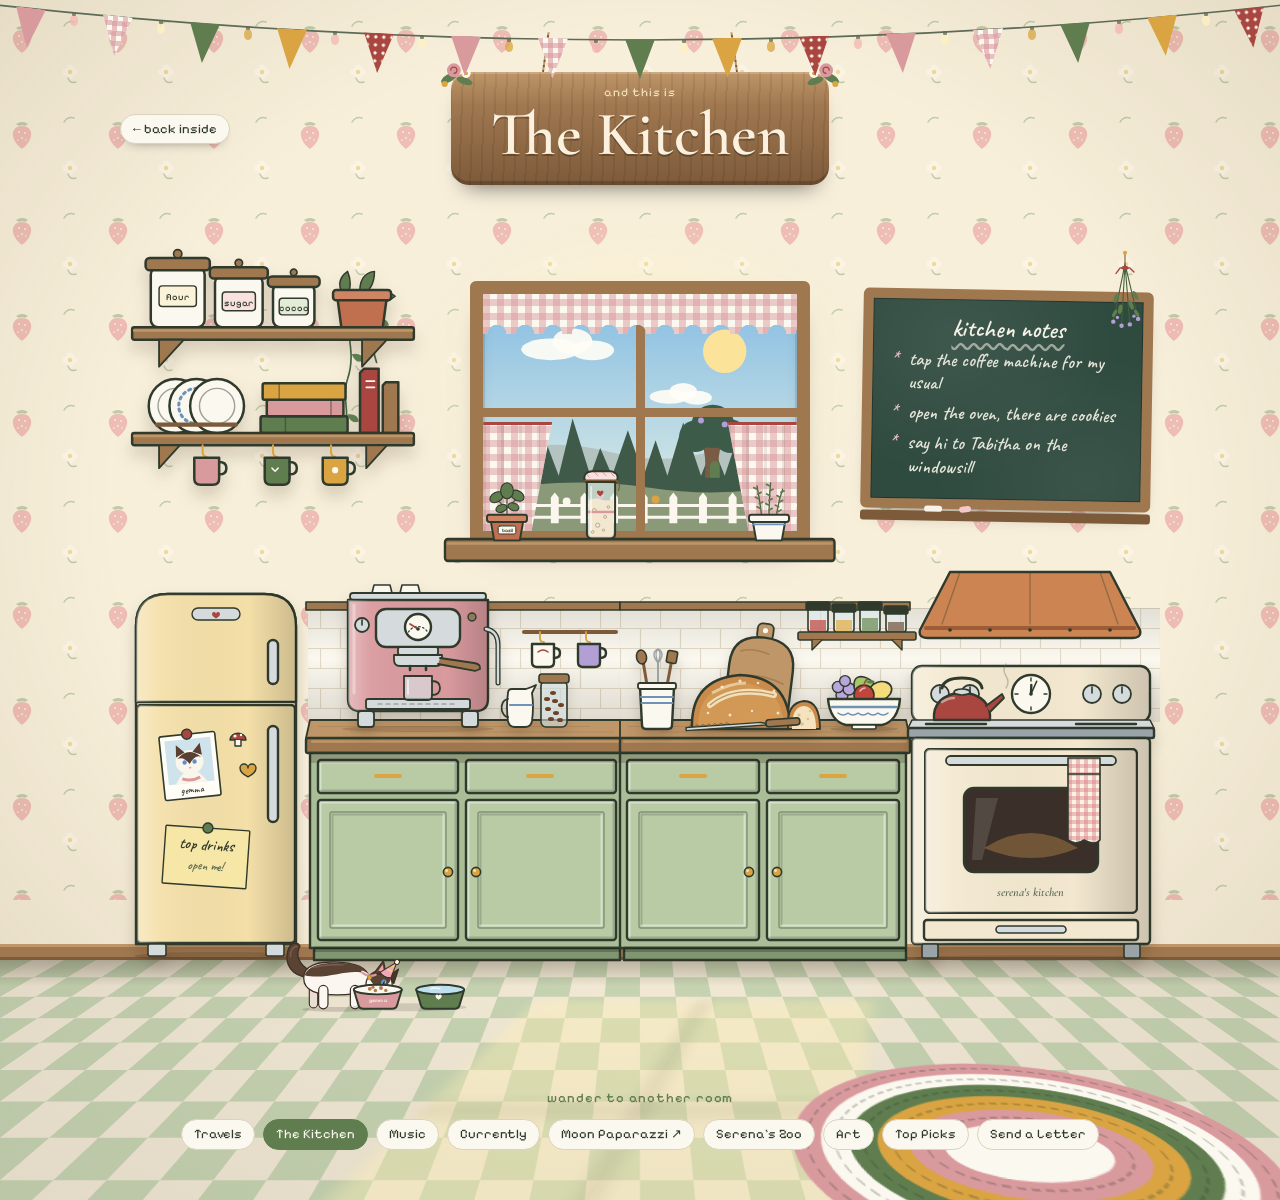
<file: kitchen.html>
<!doctype html>
<html lang="en">
<head>
<meta charset="utf-8">
<meta name="viewport" content="width=device-width, initial-scale=1">
<title>The Kitchen · Serena&#x27;s Garden</title>
<meta name="description" content="My coffee order, the cookies I keep coming back to, and Tabitha, my sourdough starter.">
<meta name="robots" content="noindex, nofollow">
<meta name="theme-color" content="#f4efe2">
<meta property="og:type" content="website">
<meta property="og:site_name" content="Serena's Garden">
<meta property="og:title" content="The Kitchen · Serena&#x27;s Garden">
<meta property="og:description" content="My coffee order, the cookies I keep coming back to, and Tabitha, my sourdough starter.">
<meta property="og:url" content="https://serenas-garden.github.io/kitchen.html">
<meta property="og:image" content="https://serenas-garden.github.io/assets/og.png">
<meta property="og:image:width" content="1200">
<meta property="og:image:height" content="630">
<meta property="og:image:alt" content="A green fairy door set into a giant mossy tree, with wisteria, fairy lights and glowing mushrooms">
<meta name="twitter:card" content="summary_large_image">
<link rel="icon" href="assets/favicon.svg" type="image/svg+xml">
<link rel="apple-touch-icon" href="assets/apple-touch-icon.png">
<link rel="preconnect" href="https://fonts.googleapis.com">
<link rel="preconnect" href="https://fonts.gstatic.com" crossorigin>
<link rel="stylesheet" href="https://fonts.googleapis.com/css2?family=Cormorant+Garamond:ital,wght@0,500;0,600;1,500&family=Nunito:wght@400;600;700&family=Pixelify+Sans:wght@400;500&family=Caveat:wght@600&display=swap">
<link rel="stylesheet" href="assets/style.css">
<script src="assets/sky.js"></script>
<script src="assets/wallpaper.js"></script>
<script src="assets/birthday.js"></script>
<script src="assets/weather.js"></script>
</head>
<body data-section="kitchen" data-room>
<main class="kroom">
  <div class="garland" aria-hidden="true">
    <svg viewBox="0 0 1000 72" preserveAspectRatio="none"><path d="M-10 4 Q500 76 1010 4"/></svg>
    <span class="pennant" style="left:2.40%;top:7.6px;--r:6.3deg"></span>
    <span class="pennant pennant--gingham pn--alt" style="left:9.20%;top:16.0px;--r:5.4deg"></span>
    <span class="pennant pennant--moss" style="left:16.00%;top:23.0px;--r:4.5deg"></span>
    <span class="pennant pennant--gold pn--alt" style="left:22.80%;top:28.8px;--r:3.6deg"></span>
    <span class="pennant pennant--dots" style="left:29.60%;top:33.2px;--r:2.7deg"></span>
    <span class="pennant pn--alt" style="left:36.40%;top:36.4px;--r:1.8deg"></span>
    <span class="pennant pennant--gingham" style="left:43.20%;top:38.4px;--r:0.9deg"></span>
    <span class="pennant pennant--moss pn--alt" style="left:50.00%;top:39.0px;--r:0.0deg"></span>
    <span class="pennant pennant--gold" style="left:56.80%;top:38.4px;--r:-0.9deg"></span>
    <span class="pennant pennant--dots pn--alt" style="left:63.60%;top:36.4px;--r:-1.8deg"></span>
    <span class="pennant" style="left:70.40%;top:33.2px;--r:-2.7deg"></span>
    <span class="pennant pennant--gingham pn--alt" style="left:77.20%;top:28.8px;--r:-3.6deg"></span>
    <span class="pennant pennant--moss" style="left:84.00%;top:23.0px;--r:-4.5deg"></span>
    <span class="pennant pennant--gold pn--alt" style="left:90.80%;top:16.0px;--r:-5.4deg"></span>
    <span class="pennant pennant--dots" style="left:97.60%;top:7.6px;--r:-6.3deg"></span>
    <span class="bulb bulb--alt" style="left:5.80%;top:13.0px;--c:#f4b6b0;--d:2.43s"></span>
    <span class="bulb" style="left:12.60%;top:20.6px;--c:#fff1c1;--d:2.06s"></span>
    <span class="bulb bulb--alt" style="left:19.40%;top:27.0px;--c:var(--gold);--d:1.69s"></span>
    <span class="bulb" style="left:26.20%;top:32.2px;--c:#f4b6b0;--d:1.32s"></span>
    <span class="bulb bulb--alt" style="left:33.00%;top:36.0px;--c:#fff1c1;--d:0.95s"></span>
    <span class="bulb" style="left:39.80%;top:38.6px;--c:var(--gold);--d:0.58s"></span>
    <span class="bulb bulb--alt" style="left:46.60%;top:39.8px;--c:#f4b6b0;--d:0.21s"></span>
    <span class="bulb" style="left:53.40%;top:39.8px;--c:#fff1c1;--d:2.64s"></span>
    <span class="bulb bulb--alt" style="left:60.20%;top:38.6px;--c:var(--gold);--d:2.27s"></span>
    <span class="bulb" style="left:67.00%;top:36.0px;--c:#f4b6b0;--d:1.90s"></span>
    <span class="bulb bulb--alt" style="left:73.80%;top:32.2px;--c:#fff1c1;--d:1.53s"></span>
    <span class="bulb" style="left:80.60%;top:27.0px;--c:var(--gold);--d:1.16s"></span>
    <span class="bulb bulb--alt" style="left:87.40%;top:20.6px;--c:#f4b6b0;--d:0.79s"></span>
    <span class="bulb" style="left:94.20%;top:13.0px;--c:#fff1c1;--d:0.42s"></span>
  </div>

  <div class="wrap">
    <header class="room-head k-head">
      <a class="k-back" href="./">&larr; back inside</a>
      <div class="sign">
        <span class="sign__rope sign__rope--l" aria-hidden="true"></span>
        <span class="sign__rope sign__rope--r" aria-hidden="true"></span>
        <svg class="sign__bloom sign__bloom--l" viewBox="0 0 60 44" aria-hidden="true">
          <ellipse cx="16" cy="26" rx="12" ry="5" transform="rotate(-30 16 26)" class="f-moss"/>
          <ellipse cx="36" cy="30" rx="11" ry="4.5" transform="rotate(20 36 30)" class="f-moss"/>
          <circle cx="22" cy="16" r="9" class="f-rose"/><path d="M18 16 a4 4 0 1 1 4 4" class="ink" style="stroke:var(--berry);stroke-width:1.5"/>
          <circle cx="38" cy="20" r="6" class="f-paper"/><circle cx="38" cy="20" r="2.4" class="f-gold"/>
          <circle cx="10" cy="34" r="4" class="f-gold"/>
        </svg>
        <svg class="sign__bloom sign__bloom--r" viewBox="0 0 60 44" aria-hidden="true">
          <ellipse cx="16" cy="26" rx="12" ry="5" transform="rotate(-30 16 26)" class="f-moss"/>
          <ellipse cx="36" cy="30" rx="11" ry="4.5" transform="rotate(20 36 30)" class="f-moss"/>
          <circle cx="22" cy="16" r="9" class="f-rose"/><path d="M18 16 a4 4 0 1 1 4 4" class="ink" style="stroke:var(--berry);stroke-width:1.5"/>
          <circle cx="38" cy="20" r="6" class="f-paper"/><circle cx="38" cy="20" r="2.4" class="f-gold"/>
          <circle cx="10" cy="34" r="4" class="f-gold"/>
        </svg>
        <p class="sign__eyebrow">and this is</p>
        <h1>The Kitchen</h1>
      </div>
      <p class="visually-hidden">My coffee order, the cookies I keep coming back to, and Tabitha, my sourdough starter.</p>
    </header>

  <!-- The kitchen: one more room in the cottage. Wall (shelves, window,
       chalkboard), then the counter run (fridge, coffee, bread, fruit, range),
       then the floor. Only the objects are buttons; everything else is
       decoration. kitchen.js wires them up from assets/kitchen-data.js. -->
  <section class="kitchen" aria-label="The kitchen">
    <!-- ============================ the wall ============================ -->
    <div class="k-wall">

      <!-- open shelves: baking canisters, plates, cookbooks, mugs on hooks -->
      <svg class="k-shelves" viewBox="0 0 280 300" aria-hidden="true">
        <g class="k-plant">
          <path d="M214 92 C206 120 222 140 212 170 C206 186 214 200 210 214" class="ink" style="stroke:var(--moss-deep);stroke-width:1.6"/>
          <path d="M236 92 C246 116 232 134 240 154" class="ink" style="stroke:var(--moss-deep);stroke-width:1.6"/>
          <path d="M208 120 q-10 -2 -12 6 q8 4 12 -6z M216 146 q10 -2 12 6 q-8 4 -12 -6z M208 176 q-10 -2 -12 6 q8 4 12 -6z M212 204 q10 -1 11 7 q-8 3 -11 -7z M240 112 q10 -2 12 6 q-8 4 -12 -6z M238 140 q-10 -2 -12 6 q8 4 12 -6z" class="f-moss"/>
          <path d="M210 92 q-12 -16 2 -26 q6 14 -2 26z M224 90 q-2 -22 14 -24 q0 18 -14 24z M232 94 q14 -14 26 -4 q-12 10 -26 4z" class="ink f-moss" style="stroke-width:1.4"/>
          <path d="M202 90 H250 L246 120 H206 Z" class="ink" style="fill:#c0704f"/>
          <rect x="198" y="84" width="56" height="10" rx="3" class="ink" style="fill:#cf8463"/>
        </g>
        <g>
          <rect x="22" y="62" width="52" height="58" rx="7" class="ink f-paper"/>
          <rect x="17" y="53" width="62" height="12" rx="4" class="ink f-wood"/>
          <circle cx="48" cy="49" r="4" class="ink f-wood" style="stroke-width:1.6"/>
          <rect x="30" y="80" width="36" height="20" rx="3" class="ink" style="fill:var(--note-cream);stroke-width:1.4"/>
          <text x="48" y="94" class="k-label">flour</text>
          <rect x="84" y="70" width="46" height="50" rx="7" class="ink f-paper"/>
          <rect x="79" y="62" width="56" height="11" rx="4" class="ink f-wood"/>
          <circle cx="107" cy="58" r="3.6" class="ink f-wood" style="stroke-width:1.6"/>
          <rect x="91" y="86" width="32" height="18" rx="3" class="ink" style="fill:var(--note-rose);stroke-width:1.4"/>
          <text x="107" y="99" class="k-label">sugar</text>
          <rect x="140" y="78" width="40" height="42" rx="7" class="ink f-paper"/>
          <rect x="135" y="71" width="50" height="10" rx="4" class="ink f-wood"/>
          <circle cx="160" cy="67" r="3.2" class="ink f-wood" style="stroke-width:1.6"/>
          <rect x="146" y="92" width="28" height="16" rx="3" class="ink" style="fill:var(--note-sage);stroke-width:1.4"/>
          <text x="160" y="104" class="k-label">cocoa</text>
        </g>
        <rect x="4" y="120" width="272" height="12" rx="2" class="ink f-wood"/>
        <path d="M6 123 H274" class="k-plank-lite"/>
        <path d="M30 132 V158 L54 132 Z M226 132 V158 L250 132 Z" class="ink f-wood" style="stroke-width:1.8"/>
        <g>
          <circle cx="46" cy="196" r="26" class="ink f-paper"/><circle cx="46" cy="196" r="17" class="ink" style="stroke-width:1.4;opacity:.45"/>
          <circle cx="66" cy="196" r="26" class="ink f-paper"/><circle cx="66" cy="196" r="17" class="ink" style="stroke:#6f93b8;stroke-width:3;stroke-dasharray:2 4"/>
          <circle cx="86" cy="196" r="26" class="ink f-paper"/><circle cx="86" cy="196" r="17" class="ink" style="stroke-width:1.4;opacity:.45"/>
          <path d="M28 214 H104" class="ink" style="stroke:var(--wood-dark);stroke-width:4"/>
        </g>
        <g>
          <rect x="128" y="206" width="84" height="16" rx="2" class="ink f-moss"/>
          <rect x="134" y="190" width="74" height="16" rx="2" class="ink f-rose"/>
          <rect x="130" y="174" width="80" height="16" rx="2" class="ink f-gold"/>
          <path d="M146 174 v16 M196 190 v16 M152 206 v16" class="ink" style="stroke-width:1.4;opacity:.5"/>
          <path d="M224 222 V164 l4 -4 h14 v62 Z" class="ink f-berry"/>
          <path d="M230 172 h8 M230 178 h8" class="ink" style="stroke:var(--paper);stroke-width:1.6"/>
          <path d="M246 222 V176 l3 -3 h12 v49 Z" class="ink f-wood"/>
        </g>
        <rect x="4" y="222" width="272" height="12" rx="2" class="ink f-wood"/>
        <path d="M6 225 H274" class="k-plank-lite"/>
        <path d="M30 234 V256 L50 234 Z M230 234 V256 L250 234 Z" class="ink f-wood" style="stroke-width:1.8"/>
        <g class="k-mugs">
          <path d="M72 234 v6 q0 5 4 5" class="ink" style="stroke:var(--gold);stroke-width:2"/>
          <path d="M64 246 h24 v20 q0 6 -6 6 h-12 q-6 0 -6 -6 Z" class="ink f-rose"/><path d="M88 250 q7 0 7 6 q0 6 -7 6" class="ink"/>
          <path d="M140 234 v6 q0 5 4 5" class="ink" style="stroke:var(--gold);stroke-width:2"/>
          <path d="M132 246 h24 v20 q0 6 -6 6 h-12 q-6 0 -6 -6 Z" class="ink f-moss"/><path d="M156 250 q7 0 7 6 q0 6 -7 6" class="ink"/>
          <path d="M139 256 l3 3 l3 -3" class="ink" style="stroke:var(--paper);stroke-width:1.4"/>
          <path d="M196 234 v6 q0 5 4 5" class="ink" style="stroke:var(--gold);stroke-width:2"/>
          <path d="M188 246 h24 v20 q0 6 -6 6 h-12 q-6 0 -6 -6 Z" class="ink f-gold"/><path d="M212 250 q7 0 7 6 q0 6 -7 6" class="ink"/>
          <circle cx="200" cy="258" r="3" class="f-paper"/>
        </g>
      </svg>

      <!-- the window over the garden, with Tabitha on the sill -->
      <div class="k-window-wrap">
        <div class="k-window">
          <svg class="k-view" viewBox="0 0 320 240" preserveAspectRatio="xMidYMid slice" aria-hidden="true">
            <g class="k-day">
              <circle cx="246" cy="58" r="22" class="k-sun"/>
              <g class="k-cloud"><ellipse cx="70" cy="56" rx="30" ry="11"/><ellipse cx="92" cy="48" rx="20" ry="13"/><ellipse cx="112" cy="57" rx="22" ry="10"/></g>
              <g class="k-cloud"><ellipse cx="190" cy="104" rx="20" ry="7"/><ellipse cx="204" cy="99" rx="14" ry="9"/><ellipse cx="218" cy="105" rx="15" ry="7"/></g>
            </g>
            <g class="k-night">
              <circle class="star" cx="36" cy="34" r="1.4"/><circle class="star" cx="96" cy="70" r="1"/>
              <circle class="star" cx="150" cy="26" r="1.6"/><circle class="star" cx="196" cy="58" r="1"/>
              <circle class="star" cx="290" cy="120" r="1.2"/><circle class="star" cx="60" cy="110" r="1.1"/>
              <circle class="moon-dark" cx="244" cy="62" r="26"/>
              <path id="k-moon" class="moon-disc" d=""/>
            </g>
            <g class="win-clouds">
              <g transform="translate(36 58)"><ellipse cx="0" cy="0" rx="40" ry="14"/><ellipse cx="28" cy="-9" rx="28" ry="16"/><ellipse cx="58" cy="0" rx="32" ry="13"/></g>
              <g transform="translate(176 110)"><ellipse cx="0" cy="0" rx="30" ry="11"/><ellipse cx="20" cy="-7" rx="22" ry="13"/><ellipse cx="44" cy="0" rx="25" ry="10"/></g>
              <g class="win-clouds__heavy"><ellipse cx="160" cy="14" rx="230" ry="56"/><ellipse cx="40" cy="52" rx="110" ry="36"/><ellipse cx="290" cy="54" rx="110" ry="40"/></g>
            </g>
            <path d="M0 168 q60 -26 130 -8 t130 -12 t60 4 V240 H0 Z" style="fill:var(--hill-far)"/>
            <path d="M0 184 l14 -36 l14 36 l10 -50 l16 50 l12 -32 l12 32 l14 -58 l18 58 l10 -28 l12 28 l16 -46 l16 46 l12 -36 l12 36 l16 -54 l18 54 l12 -30 l12 30 l14 -42 l14 42 l10 -26 l12 26 V240 H0 Z" style="fill:var(--treeline)"/>
            <!-- the fairy tree, far off, with its little green door -->
            <g>
              <path d="M226 186 q2 -22 -4 -40 h22 q-6 18 -4 40 z" style="fill:var(--bark)"/>
              <path d="M231 186 v-12 a5 5 0 0 1 10 0 v12 z" style="fill:var(--moss)"/>
              <circle cx="234" cy="134" r="22" class="door-canopy"/><circle cx="216" cy="144" r="16" class="door-canopy"/><circle cx="252" cy="144" r="17" class="door-canopy"/>
              <circle cx="222" cy="128" r="3" class="f-lilac"/><circle cx="246" cy="132" r="3" class="f-lilac"/><circle cx="236" cy="120" r="2.4" class="f-rose"/>
            </g>
            <path d="M0 200 q90 -16 170 -4 t150 -6 V240 H0 Z" style="fill:var(--meadow)"/>
            <g class="k-fence">
              <path d="M0 214 H320 M0 226 H320" style="stroke:var(--picket);stroke-width:3"/>
              <path d="M10 232 V206 l4 -5 l4 5 V232 M40 232 V206 l4 -5 l4 5 V232 M70 232 V206 l4 -5 l4 5 V232 M100 232 V206 l4 -5 l4 5 V232 M130 232 V206 l4 -5 l4 5 V232 M160 232 V206 l4 -5 l4 5 V232 M190 232 V206 l4 -5 l4 5 V232 M220 232 V206 l4 -5 l4 5 V232 M250 232 V206 l4 -5 l4 5 V232 M280 232 V206 l4 -5 l4 5 V232 M310 232 V206 l4 -5 l4 5 V232" style="fill:var(--picket)"/>
            </g>
            <g>
              <circle cx="28" cy="206" r="4" class="f-rose"/><circle cx="36" cy="200" r="3.4" class="f-gold"/><circle cx="86" cy="210" r="4" class="f-paper"/>
              <circle cx="120" cy="204" r="3.6" class="f-rose"/><circle cx="176" cy="208" r="4" class="f-gold"/><circle cx="270" cy="206" r="4" class="f-rose"/><circle cx="296" cy="210" r="3.4" class="f-paper"/>
            </g>
            <g class="k-night">
              <circle class="firefly" cx="70" cy="180" r="1.8"/><circle class="firefly" cx="160" cy="170" r="1.5"/><circle class="firefly" cx="280" cy="176" r="1.8"/>
            </g>
          </svg>
          <div class="weather-fx" aria-hidden="true"><span class="fx-fog"></span><span class="fx-rain"></span><span class="fx-rain fx-rain--near"></span><span class="fx-snow"></span><span class="fx-flash"></span></div>
          <span class="k-window__valance" aria-hidden="true"></span>
          <span class="k-window__curtain k-window__curtain--l" aria-hidden="true"></span>
          <span class="k-window__curtain k-window__curtain--r" aria-hidden="true"></span>
        </div>

        <div class="k-sill">
          <svg class="k-sill__board" viewBox="0 0 400 22" preserveAspectRatio="none" aria-hidden="true">
            <rect x="1" y="1" width="398" height="20" rx="3" class="ink f-wood"/>
            <path d="M4 5 H396" class="k-plank-lite"/>
          </svg>
          <svg class="k-sill__basil" viewBox="0 0 70 80" aria-hidden="true">
            <g class="o-sway">
              <path d="M35 50 V26 M35 40 L24 28 M35 38 L47 26" class="ink" style="stroke:var(--moss-deep);stroke-width:1.6"/>
              <ellipse cx="22" cy="24" rx="9" ry="6" transform="rotate(-30 22 24)" class="ink f-moss" style="stroke-width:1.4"/>
              <ellipse cx="48" cy="22" rx="9" ry="6" transform="rotate(30 48 22)" class="ink f-moss" style="stroke-width:1.4"/>
              <ellipse cx="35" cy="16" rx="8" ry="10" class="ink f-moss" style="stroke-width:1.4"/>
              <ellipse cx="28" cy="38" rx="7" ry="4.6" transform="rotate(-20 28 38)" class="ink f-moss" style="stroke-width:1.4"/>
              <ellipse cx="43" cy="36" rx="7" ry="4.6" transform="rotate(20 43 36)" class="ink f-moss" style="stroke-width:1.4"/>
            </g>
            <path d="M14 50 H56 L51 78 H19 Z" class="ink" style="fill:#c0704f"/>
            <rect x="10" y="46" width="50" height="9" rx="3" class="ink" style="fill:#cf8463"/>
            <rect x="24" y="60" width="22" height="10" rx="2" class="ink f-paper" style="stroke-width:1.2"/>
            <text x="35" y="67.6" class="k-label k-label--tiny">basil</text>
          </svg>

          <!-- Tabitha: the sourdough starter. Her name shows on hover, focus or tap. -->
          <button type="button" class="k-obj k-starter" aria-describedby="k-starter-tag" aria-label="The sourdough starter on the windowsill">
            <svg viewBox="0 0 70 96" aria-hidden="true">
              <path d="M15 20 Q14 12 24 11 H46 Q56 12 55 20 L53 24 H17 Z" class="ink" style="fill:var(--note-rose)"/>
              <path d="M17 14 l4 4 M27 12 l4 4 M37 12 l4 4 M47 13 l4 4" class="ink" style="stroke:var(--berry);stroke-width:1.2;opacity:.5"/>
              <path d="M16 22 H54" class="ink" style="stroke:var(--wood-dark);stroke-width:2.4"/>
              <path d="M52 22 q8 4 4 12" class="ink" style="stroke:var(--wood-dark);stroke-width:1.6"/>
              <path d="M18 24 H52 V86 Q52 92 46 92 H24 Q18 92 18 86 Z" class="k-jar"/>
              <g class="k-starter__goo">
                <path d="M20 46 Q27 42 35 45 T50 44 V85 Q50 90 45 90 H25 Q20 90 20 85 Z" class="k-dough"/>
                <circle cx="27" cy="58" r="2.2" class="k-bubble"/><circle cx="40" cy="66" r="1.8" class="k-bubble"/>
                <circle cx="31" cy="76" r="2.6" class="k-bubble"/><circle cx="44" cy="54" r="1.6" class="k-bubble"/>
                <circle cx="25" cy="84" r="1.6" class="k-bubble"/><circle cx="38" cy="82" r="1.4" class="k-bubble"/>
              </g>
              <path d="M18 60 H52" style="stroke:var(--rose);stroke-width:3"/>
              <path d="M18 24 H52 V86 Q52 92 46 92 H24 Q18 92 18 86 Z" class="ink" style="fill:none"/>
              <path d="M23 30 V82" style="stroke:#fff;stroke-width:2.4;opacity:.55;stroke-linecap:round"/>
              <path d="M30 36 a2 2 0 0 1 4 0 a2 2 0 0 1 4 0 q0 3 -4 5.4 q-4 -2.4 -4 -5.4z" class="f-berry"/>
            </svg>
          </button>
          <span class="k-tag k-tag--starter" id="k-starter-tag" role="tooltip"></span>

          <svg class="k-sill__rosemary" viewBox="0 0 70 80" aria-hidden="true">
            <g class="o-sway">
              <path d="M26 50 Q24 30 20 10 M35 50 Q35 28 37 6 M44 50 Q46 32 52 14" class="ink" style="stroke:var(--moss-deep);stroke-width:1.6"/>
              <path d="M20 14 l-4 -2 M21 20 l4 -2 M22 26 l-4 -2 M23 32 l4 -2 M24 38 l-4 -2 M36 10 l-4 -2 M36 16 l4 -2 M36 22 l-4 -2 M35 28 l4 -2 M35 34 l-4 -2 M35 40 l4 -2 M50 18 l4 -2 M49 24 l-4 -2 M48 30 l4 -2 M47 36 l-4 -2 M46 42 l4 -2" class="ink" style="stroke:var(--moss);stroke-width:2.2"/>
            </g>
            <path d="M14 50 H56 L51 78 H19 Z" class="ink f-paper"/>
            <path d="M15 58 H55" class="ink" style="stroke:#6f93b8;stroke-width:2.4"/>
            <rect x="10" y="46" width="50" height="9" rx="3" class="ink f-paper"/>
          </svg>
        </div>
      </div>

      <!-- the chalkboard: what to try in here -->
      <div class="k-board">
        <svg class="k-board__herbs" viewBox="0 0 90 120" aria-hidden="true">
          <path d="M45 4 V20" class="ink" style="stroke:var(--wood-dark);stroke-width:1.6"/>
          <circle cx="45" cy="4" r="3" class="f-gold"/>
          <path d="M45 20 L28 104 M45 20 L40 110 M45 20 L52 108 M45 20 L64 100" class="ink" style="stroke:var(--moss-deep);stroke-width:1.6"/>
          <g class="f-moss">
            <ellipse cx="32" cy="70" rx="7" ry="3" transform="rotate(-70 32 70)"/><ellipse cx="38" cy="86" rx="7" ry="3" transform="rotate(-80 38 86)"/>
            <ellipse cx="54" cy="80" rx="7" ry="3" transform="rotate(70 54 80)"/><ellipse cx="60" cy="66" rx="7" ry="3" transform="rotate(60 60 66)"/>
            <ellipse cx="30" cy="92" rx="6" ry="2.6" transform="rotate(-60 30 92)"/><ellipse cx="62" cy="92" rx="6" ry="2.6" transform="rotate(60 62 92)"/>
          </g>
          <g class="f-lilac"><circle cx="28" cy="104" r="3.2"/><circle cx="40" cy="110" r="3.2"/><circle cx="52" cy="108" r="3.2"/><circle cx="64" cy="100" r="3.2"/><circle cx="34" cy="98" r="2.4"/><circle cx="58" cy="96" r="2.4"/></g>
          <path d="M38 26 q7 6 14 0 q-7 -6 -14 0z" class="f-berry"/><path d="M38 26 L32 34 M52 26 L58 32" class="ink" style="stroke:var(--berry);stroke-width:2"/>
        </svg>
        <div class="k-chalk">
          <p class="k-chalk__title">kitchen notes</p>
          <ul class="k-chalk__list">
            <li>tap the coffee machine for my usual</li>
            <li>open the oven, there are cookies</li>
            <li>say hi to Tabitha on the windowsill</li>
          </ul>
          <span class="k-chalk__ledge" aria-hidden="true"><i></i><i></i></span>
        </div>
      </div>
    </div>

    <!-- ========================= the counter run ========================= -->
    <div class="k-counter">

      <!-- run A: the fridge and the coffee corner -->
      <div class="k-run k-run--a" style="--rw:500">
        <svg class="k-run__back" viewBox="0 0 500 392" aria-hidden="true">
          <defs>
            <pattern id="k-subway" width="40" height="40" patternUnits="userSpaceOnUse">
              <rect width="40" height="40" class="f-tile"/>
              <path d="M0 .5 H40 M0 20.5 H40 M.5 0 V20 M20.5 20 V40" class="k-grout"/>
            </pattern>
            <pattern id="k-gingham" width="8" height="8" patternUnits="userSpaceOnUse">
              <rect width="8" height="8" fill="#fbf3e6"/>
              <rect width="4" height="8" fill="#d97880" fill-opacity=".42"/>
              <rect width="8" height="4" fill="#d97880" fill-opacity=".42"/>
            </pattern>
            <linearGradient id="k-splash-light" x1="0" x2="0" y1="0" y2="1">
              <stop offset="0" stop-color="#000" stop-opacity=".1"/>
              <stop offset=".45" stop-color="#000" stop-opacity="0"/>
              <stop offset="1" stop-color="#3a2a14" stop-opacity=".14"/>
            </linearGradient>
            <linearGradient id="k-sheen" x1="0" x2="1" y1="0" y2="0">
              <stop offset="0" stop-color="#fff" stop-opacity=".34"/>
              <stop offset=".16" stop-color="#fff" stop-opacity=".06"/>
              <stop offset=".7" stop-color="#000" stop-opacity="0"/>
              <stop offset="1" stop-color="#000" stop-opacity=".16"/>
            </linearGradient>
            <radialGradient id="k-oven-light" cx="50%" cy="62%" r="62%">
              <stop offset="0" stop-color="#ffb35c" stop-opacity=".8"/>
              <stop offset="1" stop-color="#ffb35c" stop-opacity="0"/>
            </radialGradient>
          </defs>
          <rect x="188" y="40" width="312" height="112" fill="url(#k-subway)"/>
          <rect x="188" y="40" width="312" height="112" class="k-splash-shade"/>
          <rect x="186" y="34" width="314" height="8" class="ink f-wood" style="stroke-width:1.6"/>
          <path d="M404 64 H496" class="ink" style="stroke:var(--wood-dark);stroke-width:4"/>
          <g>
            <path d="M420 64 v6 q0 4 4 4" class="ink" style="stroke:var(--gold);stroke-width:1.8"/>
            <path d="M412 76 h22 v18 q0 5 -5 5 h-12 q-5 0 -5 -5 Z" class="ink f-paper"/><path d="M434 80 q6 0 6 5 q0 5 -6 5" class="ink"/>
            <path d="M418 84 q5 -4 10 0" class="ink" style="stroke:var(--berry);stroke-width:1.6"/>
            <path d="M466 64 v6 q0 4 4 4" class="ink" style="stroke:var(--gold);stroke-width:1.8"/>
            <path d="M458 76 h22 v18 q0 5 -5 5 h-12 q-5 0 -5 -5 Z" class="ink f-lilac"/><path d="M480 80 q6 0 6 5 q0 5 -6 5" class="ink"/>
          </g>
          <!-- the countertop: its top seen from a little above, then its front edge -->
          <path d="M190 152 H500 L504 170 H186 Z" class="ink f-wood-lite" style="stroke-width:1.8"/>
          <path d="M198 158.5 H470 M230 164 H494" class="k-grain"/>
          <rect x="186" y="170" width="318" height="15" rx="2" class="ink f-wood"/>
          <path d="M192 173.5 H500" class="k-plank-lite"/>
          <!-- the cabinets -->
          <rect x="190" y="185" width="314" height="195" class="ink f-cab"/>
          <rect x="198" y="192" width="140" height="33" rx="3" class="ink f-cab-lite"/>
          <path d="M200.5 222.5 V194.5 H335.5" class="k-bevel-lite"/><path d="M335.5 194.5 V222.5 H200.5" class="k-bevel-dark"/>
          <rect x="346" y="192" width="150" height="33" rx="3" class="ink f-cab-lite"/>
          <path d="M348.5 222.5 V194.5 H493.5" class="k-bevel-lite"/><path d="M493.5 194.5 V222.5 H348.5" class="k-bevel-dark"/>
          <rect x="198" y="232" width="140" height="140" rx="3" class="ink f-cab-lite"/>
          <path d="M200.5 369.5 V234.5 H335.5" class="k-bevel-lite"/><path d="M335.5 234.5 V369.5 H200.5" class="k-bevel-dark"/>
          <rect x="346" y="232" width="150" height="140" rx="3" class="ink f-cab-lite"/>
          <path d="M348.5 369.5 V234.5 H493.5" class="k-bevel-lite"/><path d="M493.5 234.5 V369.5 H348.5" class="k-bevel-dark"/>
          <rect x="210" y="244" width="116" height="116" rx="2" class="ink" style="stroke-width:1.4;opacity:.4"/>
          <path d="M212.5 357.5 V246.5 H323.5" class="k-bevel-dark-in"/><path d="M323.5 246.5 V357.5 H212.5" class="k-bevel-lite-in"/>
          <rect x="358" y="244" width="126" height="116" rx="2" class="ink" style="stroke-width:1.4;opacity:.4"/>
          <path d="M360.5 357.5 V246.5 H481.5" class="k-bevel-dark-in"/><path d="M481.5 246.5 V357.5 H360.5" class="k-bevel-lite-in"/>
          <path d="M256 208 h24 M408 208 h24" class="ink" style="stroke:var(--gold);stroke-width:4"/>
          <circle cx="328" cy="304" r="4.6" class="ink f-gold" style="stroke-width:1.6"/><circle cx="326.6" cy="302.6" r="1.4" class="k-knob-shine"/>
          <circle cx="356" cy="304" r="4.6" class="ink f-gold" style="stroke-width:1.6"/><circle cx="354.6" cy="302.6" r="1.4" class="k-knob-shine"/>
          <rect x="190" y="185" width="314" height="10" class="k-overhang"/>
          <rect x="194" y="380" width="306" height="12" class="ink f-cab-dark"/>
          <rect x="194" y="380" width="306" height="4" class="k-toe-shadow"/>
        </svg>

        <!-- the fridge: it opens. Inside, her top drinks (or a note: coming soon) -->
        <div class="k-obj-wrap k-fridge" style="--x:8;--y:18;--w:176;--h:374">
          <svg class="k-fridge__body" viewBox="0 0 176 374" aria-hidden="true">
            <ellipse cx="88" cy="370" rx="82" ry="4" class="k-shadow"/>
            <path d="M8 40 Q8 8 40 8 H136 Q168 8 168 40 V358 H8 Z" class="ink f-fridge"/>
            <g class="k-fridge__inside">
              <rect x="15" y="124" width="146" height="228" rx="4" class="k-liner"/>
              <rect x="15" y="124" width="146" height="26" class="k-fridge__light"/>
              <rect x="70" y="127" width="36" height="5" rx="2.5" class="k-fridge__bulb"/>
              <path d="M18 196 H158 M18 262 H158" class="k-glass-shelf"/>
              <path d="M28 196 V160 q0 -6 4 -8 V146 h8 v6 q4 2 4 8 V196 Z" class="ink f-paper" style="stroke-width:1.6"/>
              <rect x="30" y="140" width="12" height="6" rx="1.5" class="ink" style="fill:#6f93b8;stroke-width:1.2"/>
              <rect x="54" y="174" width="22" height="22" rx="3" class="ink" style="fill:#c0453c;stroke-width:1.6"/>
              <rect x="52" y="168" width="26" height="7" rx="2" class="ink f-gold" style="stroke-width:1.4"/>
              <path d="M118 196 a14 8 0 0 1 28 0 Z" class="ink" style="fill:#f4dc7a;stroke-width:1.6"/>
              <circle cx="40" cy="254" r="8" class="ink" style="fill:#f4dc7a;stroke-width:1.6"/>
              <circle cx="56" cy="256" r="7" class="ink" style="fill:#f4dc7a;stroke-width:1.6"/>
              <rect x="104" y="232" width="40" height="30" rx="4" class="ink f-paper" style="stroke-width:1.6"/>
              <rect x="22" y="300" width="132" height="46" rx="5" class="k-crisper"/>
              <path d="M40 324 q8 -18 16 0 M60 326 q10 -20 20 0 M86 324 q8 -16 16 0" class="ink" style="stroke:var(--moss);stroke-width:3"/>
              <circle cx="120" cy="326" r="9" class="ink" style="fill:#c0453c;stroke-width:1.6"/>
            </g>
            <path d="M8 40 Q8 8 40 8 H136 Q168 8 168 40 V116 H8 Z" class="ink f-fridge"/>
            <path d="M8 40 Q8 8 40 8 H136 Q168 8 168 40 V116 H8 Z" fill="url(#k-sheen)"/>
            <rect x="140" y="54" width="10" height="44" rx="5" class="ink f-chrome"/>
            <rect x="64" y="22" width="48" height="12" rx="6" class="ink f-chrome" style="stroke-width:1.4"/>
            <path d="M84 28 a2 2 0 0 1 4 0 a2 2 0 0 1 4 0 q0 2.4 -4 4.4 q-4 -2 -4 -4.4z" class="f-berry"/>
            <rect x="20" y="358" width="18" height="12" rx="2" class="ink f-chrome" style="stroke-width:1.6"/>
            <rect x="138" y="358" width="18" height="12" rx="2" class="ink f-chrome" style="stroke-width:1.6"/>
          </svg>
          <div class="k-fridge__note" id="k-fridge-note"></div>
          <div class="k-fridge__door" aria-hidden="true">
            <div class="k-face k-face--front">
              <svg viewBox="0 0 160 240">
                <rect x="1" y="1" width="158" height="238" rx="4" class="ink f-fridge"/>
                <rect x="1" y="1" width="158" height="238" rx="4" fill="url(#k-sheen)"/>
                <rect x="132" y="22" width="10" height="96" rx="5" class="ink f-chrome"/>
                <g transform="rotate(-6 54 62)">
                  <rect x="26" y="30" width="56" height="64" rx="2" class="ink" style="fill:#fffdf6;stroke-width:1.6"/>
                  <rect x="31" y="35" width="46" height="44" style="fill:#cfe3ec"/>
                  <path d="M38 79 q16 -26 32 0 Z" style="fill:#fbf6ec"/>
                  <ellipse cx="54" cy="58" rx="14" ry="12" style="fill:#fbf6ec"/>
                  <path d="M41 52 L42 40 L50 48 Z M67 52 L66 40 L58 48 Z" style="fill:#5a4032"/>
                  <path d="M42 54 q12 -12 24 0 q-6 -3 -12 6 q-6 -9 -12 -6z" style="fill:#5a4032"/>
                  <circle cx="49" cy="58" r="2.2" style="fill:#5b8fd0"/><circle cx="59" cy="58" r="2.2" style="fill:#5b8fd0"/>
                  <path d="M52.4 63 h3.2 l-1.6 2 z" style="fill:#e3a1a8"/>
                  <path d="M45 74 q9 4 18 0" style="stroke:#d99a9e;stroke-width:3;fill:none"/>
                  <text x="54" y="89" class="k-polaroid">gemma</text>
                  <circle cx="54" cy="30" r="5" class="ink f-berry" style="stroke-width:1.4"/>
                </g>
                <g transform="translate(102 34)">
                  <path d="M-8 2 C-8 -7 8 -7 8 2 Z" class="ink f-berry" style="stroke-width:1.4"/>
                  <circle cx="-3" cy="-2" r="1.6" class="f-paper"/><circle cx="3" cy="-3" r="1.2" class="f-paper"/>
                  <path d="M-3 2 v6 h6 v-6" class="ink f-paper" style="stroke-width:1.4"/>
                </g>
                <path d="M104 64 a4 4 0 0 1 8 0 a4 4 0 0 1 8 0 q0 5 -8 9 q-8 -4 -8 -9z" class="ink f-gold" style="stroke-width:1.4"/>
                <g transform="rotate(4 70 152)">
                  <rect x="28" y="124" width="84" height="58" rx="1" class="ink" style="fill:var(--note-sun);stroke-width:1.4"/>
                  <text x="70" y="146" class="k-note-text">top drinks</text>
                  <text x="70" y="166" class="k-note-text k-note-text--small">open me!</text>
                  <circle cx="70" cy="124" r="5" class="ink f-moss" style="stroke-width:1.4"/>
                </g>
              </svg>
            </div>
            <div class="k-face k-face--back">
              <svg viewBox="0 0 160 240">
                <rect x="1" y="1" width="158" height="238" rx="4" class="ink f-fridge"/>
                <rect x="10" y="10" width="140" height="220" rx="4" class="k-liner"/>
                <path d="M14 76 H146 V90 H14 Z M14 150 H146 V164 H14 Z M14 214 H146 V226 H14 Z" class="ink" style="fill:rgba(255,255,255,.55);stroke-width:1.4"/>
                <path d="M24 76 V50 q0 -5 4 -6 V36 h6 v8 q4 1 4 6 V76 Z" class="ink" style="fill:#e3a1a8;stroke-width:1.4"/>
                <path d="M48 76 V56 h14 V76 Z" class="ink" style="fill:#f4dc7a;stroke-width:1.4"/>
                <path d="M74 76 V46 q0 -6 5 -8 V30 h8 v8 q5 2 5 8 V76 Z" class="ink" style="fill:#a9cfa0;stroke-width:1.4"/>
                <path d="M30 150 V128 h16 V150 Z M58 150 V120 h12 V150 Z M86 150 V132 h18 V150 Z" class="ink f-paper" style="stroke-width:1.4"/>
                <ellipse cx="40" cy="214" rx="8" ry="10" class="ink f-paper" style="stroke-width:1.4"/><ellipse cx="60" cy="214" rx="8" ry="10" class="ink f-paper" style="stroke-width:1.4"/><ellipse cx="80" cy="214" rx="8" ry="10" class="ink f-paper" style="stroke-width:1.4"/>
              </svg>
            </div>
          </div>
          <button type="button" class="k-obj k-fridge__btn" aria-expanded="false" aria-controls="k-fridge-note">
            <span class="visually-hidden">Open the fridge: my top drinks</span>
          </button>
        </div>

        <!-- the coffee corner: tap for her order -->
        <div class="k-obj-wrap k-coffee" style="--x:214;--y:15;--w:236;--h:148">
          <div class="k-ticket" id="k-ticket" role="status" aria-live="polite"></div>
          <button type="button" class="k-obj k-coffee__btn" aria-expanded="false" aria-controls="k-ticket">
            <span class="visually-hidden">The coffee machine: my coffee order</span>
            <svg viewBox="0 0 236 148" aria-hidden="true">
              <ellipse cx="84" cy="146" rx="76" ry="3" class="k-shadow"/>
              <path d="M38 10 h20 l-2 -8 h-16 z M66 10 h20 l-2 -8 h-16 z" class="ink f-paper" style="stroke-width:1.6"/>
              <rect x="16" y="10" width="136" height="7" rx="3" class="ink f-chrome" style="stroke-width:1.8"/>
              <path d="M14 17 H154 V116 Q154 128 142 128 H26 Q14 128 14 116 Z" class="ink f-rose"/>
              <path d="M14 17 H154 V116 Q154 128 142 128 H26 Q14 128 14 116 Z" fill="url(#k-sheen)"/>
              <path d="M20 22 V110" style="stroke:#fff;stroke-width:3;opacity:.35;stroke-linecap:round"/>
              <rect x="42" y="26" width="84" height="38" rx="10" class="ink f-chrome"/>
              <circle cx="84" cy="44" r="13" class="ink f-paper"/>
              <path d="M74.5 49 A11 11 0 0 1 93.5 49" class="ink" style="stroke-width:1.2;stroke-dasharray:1.5 2.5"/>
              <path class="k-needle ink" d="M84 46 L76 41" style="stroke:var(--berry);stroke-width:1.8"/>
              <circle cx="84" cy="46" r="1.8" class="f-ink"/>
              <circle class="k-led ink" cx="138" cy="34" r="4" style="stroke-width:1.4"/>
              <circle cx="28" cy="42" r="7" class="ink f-chrome" style="stroke-width:1.8"/>
              <path d="M28 37 v5" class="ink" style="stroke-width:1.6"/>
              <rect x="64" y="64" width="40" height="8" rx="2" class="ink f-chrome" style="stroke-width:1.8"/>
              <path d="M60 72 H108 V77 Q108 83 102 83 H66 Q60 83 60 77 Z" class="ink f-chrome" style="stroke-width:1.8"/>
              <path d="M106 75 L140 80 Q147 81 146 86 L141 88 L104 81" class="ink f-wood" style="stroke-width:1.8"/>
              <path d="M76 83 v4 M92 83 v4" class="ink" style="stroke-width:2.6"/>
              <path class="k-stream" d="M76 88 V114 M92 88 V114"/>
              <path d="M152 46 Q164 48 164 62 V100" class="ink" style="stroke-width:5"/>
              <path d="M152 46 Q164 48 164 62 V100" style="stroke:var(--chrome);stroke-width:2.4;fill:none;stroke-linecap:round"/>
              <rect x="32" y="116" width="104" height="10" rx="2" class="ink f-chrome" style="stroke-width:1.8"/>
              <path d="M44 121 h80" class="ink" style="stroke-width:1.2;stroke-dasharray:4 4;opacity:.5"/>
              <g class="k-mug">
                <defs><clipPath id="k-mug-in"><path d="M72 95 H96 V112 Q96 115 93 115 H75 Q72 115 72 112 Z"/></clipPath></defs>
                <path d="M70 93 H98 V113 Q98 117 94 117 H74 Q70 117 70 113 Z" class="k-glass"/>
                <g clip-path="url(#k-mug-in)">
                  <rect class="k-coffee__fill" x="70" y="95" width="28" height="22"/>
                  <rect class="k-coffee__milk" x="70" y="95" width="28" height="5"/>
                </g>
                <path d="M70 93 H98 V113 Q98 117 94 117 H74 Q70 117 70 113 Z" class="ink" style="fill:none;stroke-width:1.8"/>
                <path d="M98 98 q8 0 8 7 q0 7 -8 7" class="ink" style="stroke-width:1.8"/>
                <path d="M74 97 v14" style="stroke:#fff;stroke-width:2;opacity:.6;stroke-linecap:round"/>
              </g>
              <path class="k-cup-steam" d="M80 88 q-4 -6 0 -12 q4 -6 0 -12 M90 88 q-4 -6 0 -12 q4 -6 0 -12"/>
              <rect x="24" y="128" width="16" height="16" rx="3" class="ink f-chrome" style="stroke-width:1.8"/>
              <rect x="128" y="128" width="16" height="16" rx="3" class="ink f-chrome" style="stroke-width:1.8"/>
              <g transform="translate(170 104)">
                <path d="M4 6 Q4 2 8 2 H22 Q28 0 32 -2 L28 6 Q30 20 28 34 Q27 40 21 40 H11 Q5 40 4 34 Q2 20 4 6 Z" class="ink f-paper" style="stroke-width:1.8"/>
                <path d="M4 12 q-8 2 -6 12 q2 6 6 6" class="ink" style="stroke-width:1.8"/>
                <path d="M6 18 H28" class="ink" style="stroke:#6f93b8;stroke-width:2"/>
              </g>
              <g transform="translate(206 86)">
                <rect x="1" y="12" width="26" height="46" rx="5" class="k-glass" style="stroke-width:1.6"/>
                <g style="fill:#6b4226">
                  <ellipse cx="8" cy="40" rx="3" ry="2"/><ellipse cx="16" cy="44" rx="3" ry="2"/><ellipse cx="21" cy="36" rx="3" ry="2"/><ellipse cx="11" cy="50" rx="3" ry="2"/>
                  <ellipse cx="20" cy="51" rx="3" ry="2"/><ellipse cx="7" cy="30" rx="3" ry="2"/><ellipse cx="15" cy="32" rx="3" ry="2"/><ellipse cx="13" cy="24" rx="3" ry="2"/>
                </g>
                <rect x="1" y="12" width="26" height="46" rx="5" class="ink" style="fill:none;stroke-width:1.6"/>
                <rect x="-1" y="5" width="30" height="9" rx="3" class="ink f-wood" style="stroke-width:1.6"/>
              </g>
            </svg>
          </button>
        </div>
      </div>

      <!-- run B: bread, fruit, and the range -->
      <div class="k-run k-run--b" style="--rw:540">
        <svg class="k-run__back" viewBox="0 0 540 392" aria-hidden="true">
          <rect x="0" y="40" width="540" height="114" fill="url(#k-subway)"/>
          <rect x="0" y="40" width="540" height="114" class="k-splash-shade"/>
          <rect x="0" y="34" width="290" height="8" class="ink f-wood" style="stroke-width:1.6"/>
          <!-- the copper hood -->
          <path d="M330 4 H490 L520 62 Q522 70 512 70 H308 Q298 70 300 62 Z" class="ink f-copper"/>
          <path d="M306 60 H514" class="ink" style="stroke:var(--copper-dark);stroke-width:4"/>
          <path d="M340 4 L322 56 M410 4 V56 M480 4 L498 56" class="ink" style="stroke-width:1.4;opacity:.35"/>
          <circle cx="330" cy="62" r="1.8" class="f-ink"/><circle cx="370" cy="62" r="1.8" class="f-ink"/><circle cx="410" cy="62" r="1.8" class="f-ink"/><circle cx="450" cy="62" r="1.8" class="f-ink"/><circle cx="490" cy="62" r="1.8" class="f-ink"/>
          <!-- a little spice shelf -->
          <g transform="translate(92 0)">
            <rect x="96" y="40" width="20" height="24" rx="3" class="ink k-glass" style="stroke-width:1.6"/><rect x="98" y="52" width="16" height="12" style="fill:#c0453c;opacity:.7"/><rect x="94" y="34" width="24" height="8" rx="2" class="ink f-ink" style="stroke-width:1.4"/>
            <rect x="122" y="42" width="20" height="22" rx="3" class="ink k-glass" style="stroke-width:1.6"/><rect x="124" y="52" width="16" height="12" style="fill:#e3b04f;opacity:.75"/><rect x="120" y="36" width="24" height="8" rx="2" class="ink f-ink" style="stroke-width:1.4"/>
            <rect x="148" y="40" width="20" height="24" rx="3" class="ink k-glass" style="stroke-width:1.6"/><rect x="150" y="50" width="16" height="14" style="fill:#6f8f5a;opacity:.75"/><rect x="146" y="34" width="24" height="8" rx="2" class="ink f-ink" style="stroke-width:1.4"/>
            <rect x="174" y="44" width="20" height="20" rx="3" class="ink k-glass" style="stroke-width:1.6"/><rect x="176" y="54" width="16" height="10" style="fill:#7a5c45;opacity:.75"/><rect x="172" y="38" width="24" height="8" rx="2" class="ink f-ink" style="stroke-width:1.4"/>
            <rect x="86" y="64" width="118" height="8" rx="2" class="ink f-wood" style="stroke-width:1.6"/>
            <path d="M100 72 v10 l10 -10 M190 72 v10 l-10 -10" class="ink f-wood" style="stroke-width:1.4"/>
          </g>
          <!-- the countertop: its top seen from a little above, then its front edge -->
          <path d="M0 152 H286 L290 170 H0 Z" class="ink f-wood-lite" style="stroke-width:1.8"/>
          <path d="M8 158.5 H256 M40 164 H280" class="k-grain"/>
          <rect x="0" y="170" width="290" height="15" rx="2" class="ink f-wood"/>
          <path d="M4 173.5 H286" class="k-plank-lite"/>
          <!-- the cabinets -->
          <rect x="0" y="185" width="286" height="195" class="ink f-cab"/>
          <rect x="7" y="192" width="132" height="33" rx="3" class="ink f-cab-lite"/>
          <path d="M9.5 222.5 V194.5 H136.5" class="k-bevel-lite"/><path d="M136.5 194.5 V222.5 H9.5" class="k-bevel-dark"/>
          <rect x="147" y="192" width="132" height="33" rx="3" class="ink f-cab-lite"/>
          <path d="M149.5 222.5 V194.5 H276.5" class="k-bevel-lite"/><path d="M276.5 194.5 V222.5 H149.5" class="k-bevel-dark"/>
          <rect x="7" y="232" width="132" height="140" rx="3" class="ink f-cab-lite"/>
          <path d="M9.5 369.5 V234.5 H136.5" class="k-bevel-lite"/><path d="M136.5 234.5 V369.5 H9.5" class="k-bevel-dark"/>
          <rect x="147" y="232" width="132" height="140" rx="3" class="ink f-cab-lite"/>
          <path d="M149.5 369.5 V234.5 H276.5" class="k-bevel-lite"/><path d="M276.5 234.5 V369.5 H149.5" class="k-bevel-dark"/>
          <rect x="19" y="244" width="108" height="116" rx="2" class="ink" style="stroke-width:1.4;opacity:.4"/>
          <path d="M21.5 357.5 V246.5 H124.5" class="k-bevel-dark-in"/><path d="M124.5 246.5 V357.5 H21.5" class="k-bevel-lite-in"/>
          <rect x="159" y="244" width="108" height="116" rx="2" class="ink" style="stroke-width:1.4;opacity:.4"/>
          <path d="M161.5 357.5 V246.5 H264.5" class="k-bevel-dark-in"/><path d="M264.5 246.5 V357.5 H161.5" class="k-bevel-lite-in"/>
          <path d="M61 208 h24 M201 208 h24" class="ink" style="stroke:var(--gold);stroke-width:4"/>
          <circle cx="129" cy="304" r="4.6" class="ink f-gold" style="stroke-width:1.6"/><circle cx="127.6" cy="302.6" r="1.4" class="k-knob-shine"/>
          <circle cx="157" cy="304" r="4.6" class="ink f-gold" style="stroke-width:1.6"/><circle cx="155.6" cy="302.6" r="1.4" class="k-knob-shine"/>
          <rect x="0" y="185" width="286" height="10" class="k-overhang"/>
          <rect x="4" y="380" width="282" height="12" class="ink f-cab-dark"/>
          <rect x="4" y="380" width="282" height="4" class="k-toe-shadow"/>
        </svg>

        <!-- a crock of spoons -->
        <svg class="k-obj-wrap k-crock" style="--x:12;--y:83;--w:50;--h:80" viewBox="0 0 50 80" aria-hidden="true">
          <path d="M16 40 L10 4" class="ink" style="stroke:var(--wood-dark);stroke-width:3"/>
          <ellipse cx="9.5" cy="6" rx="5" ry="7" transform="rotate(-10 9.5 6)" class="ink f-wood" style="stroke-width:1.6"/>
          <path d="M26 40 V10" class="ink" style="stroke:var(--chrome-dark);stroke-width:2"/>
          <path d="M26 12 q-8 -10 0 -14 q8 4 0 14 M26 12 q-4 -10 0 -14 q4 4 0 14" class="ink" style="stroke:var(--chrome-dark);stroke-width:1.4"/>
          <path d="M34 40 L40 8" class="ink" style="stroke:var(--wood-dark);stroke-width:3"/>
          <rect x="35" y="0" width="10" height="12" rx="2" transform="rotate(10 40 6)" class="ink f-wood" style="stroke-width:1.6"/>
          <path d="M8 36 H42 L40 74 Q40 78 36 78 H14 Q10 78 10 74 Z" class="ink f-paper"/>
          <path d="M9 46 H41 M9.6 52 H40.4" class="ink" style="stroke:#6f93b8;stroke-width:2"/>
          <rect x="6" y="32" width="38" height="6" rx="2" class="ink f-paper" style="stroke-width:1.8"/>
        </svg>

        <!-- the sourdough -->
        <button type="button" class="k-obj-wrap k-obj k-bread" style="--x:62;--y:45;--w:142;--h:118" aria-describedby="k-bread-tag" aria-label="A loaf of sourdough on the bread board">
          <svg viewBox="0 0 142 118" aria-hidden="true">
            <ellipse cx="70" cy="116" rx="66" ry="3" class="k-shadow"/>
            <g transform="rotate(7 72 112)">
              <rect x="64" y="10" width="16" height="16" rx="5" class="ink f-wood-lite" style="stroke-width:1.8"/>
              <circle cx="72" cy="17" r="2.6" class="f-tile"/>
              <path d="M40 54 Q40 24 72 24 Q104 24 104 54 V104 Q104 112 96 112 H48 Q40 112 40 104 Z" class="ink f-wood-lite"/>
              <path d="M50 40 Q62 35 78 40 M48 66 Q72 59 96 68 M50 92 Q70 86 92 93" class="ink" style="stroke:var(--wood);stroke-width:1.6;opacity:.8"/>
            </g>
            <g class="k-food">
              <path d="M10 116 Q8 66 58 62 Q108 64 108 116 Z" class="ink" style="fill:#c98a4a"/>
              <path d="M16 112 Q16 74 58 70 Q100 72 102 112" style="fill:#d9a25e;opacity:.6"/>
              <path d="M28 92 Q52 72 92 82" class="ink" style="fill:none;stroke:#f3dfb6;stroke-width:6"/>
              <path d="M28 92 Q52 72 92 82" style="fill:none;stroke:#8a5a2a;stroke-width:1.4;opacity:.55"/>
              <path d="M30 80 Q48 70 64 70" style="fill:none;stroke:#f3dfb6;stroke-width:3;opacity:.7"/>
              <g style="fill:#fffaf0;opacity:.75">
                <circle cx="40" cy="74" r="1.4"/><circle cx="58" cy="68" r="1.6"/><circle cx="76" cy="70" r="1.3"/><circle cx="92" cy="78" r="1.4"/>
                <circle cx="26" cy="100" r="1.3"/><circle cx="48" cy="102" r="1.5"/><circle cx="70" cy="98" r="1.2"/><circle cx="96" cy="100" r="1.5"/>
              </g>
              <g transform="translate(104 86)">
                <path d="M2 30 Q0 4 18 2 Q34 2 34 30 Z" class="ink" style="fill:#c98a4a;stroke-width:1.8"/>
                <path d="M6 30 Q5 8 18 7 Q30 8 30 30 Z" style="fill:#f5e3bd"/>
                <circle cx="13" cy="16" r="1.6" style="fill:#d8c094"/><circle cx="22" cy="20" r="1.3" style="fill:#d8c094"/><circle cx="16" cy="25" r="1.8" style="fill:#d8c094"/><circle cx="24" cy="12" r="1.2" style="fill:#d8c094"/>
              </g>
            </g>
            <g transform="rotate(-4 70 112)">
              <path d="M4 110 H76 Q84 110 84 113 H4 Z" class="ink f-chrome" style="stroke-width:1.4"/>
              <path d="M6 110 l3 -2 l3 2 l3 -2 l3 2 l3 -2 l3 2 l3 -2 l3 2 l3 -2 l3 2 l3 -2 l3 2 l3 -2 l3 2" class="ink" style="stroke-width:.9;opacity:.6"/>
              <rect x="84" y="108" width="34" height="7" rx="3" class="ink f-wood" style="stroke-width:1.6"/>
            </g>
            <path class="k-bread-steam" d="M44 58 q-4 -6 0 -12 q4 -6 0 -12 M62 54 q-4 -6 0 -12 q4 -6 0 -12 M80 58 q-4 -6 0 -12 q4 -6 0 -12"/>
          </svg>
        </button>
        <span class="k-tag k-tag--bread" id="k-bread-tag" role="tooltip"></span>

        <!-- the fruit bowl: her top fruits (coming soon) -->
        <button type="button" class="k-obj-wrap k-obj k-fruit" style="--x:204;--y:103;--w:80;--h:60" aria-expanded="false" aria-controls="k-fruit-tag" aria-label="The fruit bowl: my top fruits">
          <svg viewBox="0 0 80 60" aria-hidden="true">
            <ellipse cx="40" cy="58" rx="34" ry="2.6" class="k-shadow"/>
            <g class="k-food">
              <circle cx="18" cy="24" r="6" class="ink" style="fill:#b9a6dc;stroke-width:1.4"/><circle cx="25" cy="18" r="6" class="ink" style="fill:#b9a6dc;stroke-width:1.4"/><circle cx="14" cy="16" r="5.6" class="ink" style="fill:#b9a6dc;stroke-width:1.4"/><circle cx="21" cy="10" r="5.4" class="ink" style="fill:#b9a6dc;stroke-width:1.4"/>
              <path d="M44 28 Q30 26 30 14 Q30 4 40 6 Q48 8 52 16" class="ink" style="fill:#a9c46a;stroke-width:1.6"/>
              <ellipse cx="56" cy="20" rx="12" ry="9" transform="rotate(-20 56 20)" class="ink" style="fill:#f4dc7a;stroke-width:1.6"/>
              <circle cx="40" cy="24" r="10" class="ink" style="fill:#c0453c;stroke-width:1.6"/>
              <path d="M40 14 q1 -5 4 -6" class="ink" style="stroke:var(--wood-dark);stroke-width:1.6"/>
              <path d="M42 11 q6 -4 9 0 q-5 3 -9 0z" class="f-moss"/>
              <path d="M36 20 q2 -3 5 -3" style="stroke:#fff;stroke-width:1.6;opacity:.6;fill:none;stroke-linecap:round"/>
            </g>
            <path d="M4 28 H76 Q74 50 58 54 H22 Q6 50 4 28 Z" class="ink f-paper"/>
            <path d="M8 36 H72" class="ink" style="stroke:#6f93b8;stroke-width:2.4"/>
            <path d="M14 42 q5 4 10 0 q5 4 10 0 q5 4 10 0 q5 4 10 0 q5 4 10 0" class="ink" style="stroke:#6f93b8;stroke-width:1.6"/>
            <rect x="28" y="54" width="24" height="4" rx="1.5" class="ink f-paper" style="stroke-width:1.6"/>
          </svg>
        </button>
        <span class="k-tag k-tag--fruit" id="k-fruit-tag"></span>

        <!-- the range: the oven opens to show cookies, and the cookies open the recipe box -->
        <div class="k-obj-wrap k-range" style="--x:288;--y:96;--w:246;--h:296">
          <svg class="k-range__body" viewBox="0 0 246 296" aria-hidden="true">
            <ellipse cx="123" cy="294" rx="118" ry="3" class="k-shadow"/>
            <rect x="4" y="2" width="238" height="56" rx="10" class="ink f-enamel"/>
            <rect x="4" y="2" width="238" height="56" rx="10" fill="url(#k-sheen)"/>
            <circle cx="123" cy="30" r="19" class="ink f-paper"/>
            <g class="k-clock" style="stroke:var(--ink);stroke-linecap:round">
              <path d="M123 14 v3 M123 43 v3 M107 30 h3 M136 30 h3" style="stroke-width:1.4"/>
              <path class="k-clock__h" d="M123 30 V21" style="stroke-width:2.4"/>
              <path class="k-clock__m" d="M123 30 V16" style="stroke-width:1.6"/>
              <circle cx="123" cy="30" r="1.8" class="f-ink" style="stroke:none"/>
            </g>
            <circle cx="32" cy="30" r="9" class="ink f-chrome" style="stroke-width:1.8"/><path d="M32 23 v6" class="ink" style="stroke-width:1.6"/>
            <circle cx="62" cy="30" r="9" class="ink f-chrome" style="stroke-width:1.8"/><path d="M62 23 v6" class="ink" style="stroke-width:1.6"/>
            <circle cx="184" cy="30" r="9" class="ink f-chrome" style="stroke-width:1.8"/><path d="M184 23 v6" class="ink" style="stroke-width:1.6"/>
            <circle cx="214" cy="30" r="9" class="ink f-chrome" style="stroke-width:1.8"/><path d="M214 23 v6" class="ink" style="stroke-width:1.6"/>
            <path d="M4 56 H242 L246 64 H0 Z" class="ink f-chrome" style="stroke-width:1.6"/>
            <rect x="0" y="64" width="246" height="10" rx="2" class="ink f-chrome-dark"/>
            <path d="M18 60 h60 M168 60 h60" class="ink" style="stroke-width:2.4"/>
            <!-- the kettle, on the left burner -->
            <g transform="translate(20 8)">
              <path d="M14 16 Q16 6 34 6 Q52 6 54 16" class="ink" style="stroke:var(--ink);stroke-width:3"/>
              <path d="M6 48 Q4 24 34 20 Q64 24 62 48 Z" class="ink f-berry"/>
              <path d="M58 34 L74 22 L76 26 L62 40" class="ink f-berry" style="stroke-width:1.8"/>
              <ellipse cx="34" cy="20" rx="8" ry="3" class="ink f-chrome" style="stroke-width:1.6"/>
              <path d="M14 30 Q20 26 26 26" style="stroke:#fff;stroke-width:2.4;opacity:.45;fill:none;stroke-linecap:round"/>
              <path class="k-kettle-steam" d="M78 16 q4 -6 0 -12 q-4 -6 0 -12"/>
            </g>
            <rect x="4" y="74" width="238" height="206" rx="4" class="ink f-enamel"/>
            <rect x="4" y="74" width="238" height="206" rx="4" fill="url(#k-sheen)"/>
            <!-- inside the oven (behind the door) -->
            <g class="k-oven__inside">
              <rect x="20" y="86" width="206" height="162" rx="4" class="k-cavity"/>
              <rect x="20" y="86" width="206" height="162" rx="4" class="k-glow"/>
              <path d="M28 124 H218 M28 204 H218" class="k-rack"/>
              <path d="M44 176 L202 176 L214 198 L32 198 Z" class="ink f-chrome" style="stroke-width:1.6"/>
              <path d="M32 198 H214 V202 H32 Z" class="ink f-chrome-dark" style="stroke-width:1.2"/>
              <g class="k-food k-cookies">
                <ellipse cx="68" cy="181" rx="13" ry="4.6"/><ellipse cx="104" cy="181" rx="13" ry="4.6"/><ellipse cx="140" cy="181" rx="13" ry="4.6"/><ellipse cx="176" cy="181" rx="13" ry="4.6"/>
                <ellipse cx="60" cy="191" rx="15" ry="5.6"/><ellipse cx="100" cy="191" rx="15" ry="5.6"/><ellipse cx="142" cy="191" rx="15" ry="5.6"/><ellipse cx="184" cy="191" rx="15" ry="5.6"/>
              </g>
              <g class="k-chips">
                <circle cx="64" cy="180" r="1.5"/><circle cx="72" cy="182" r="1.3"/><circle cx="100" cy="182" r="1.5"/><circle cx="108" cy="180" r="1.2"/>
                <circle cx="137" cy="180" r="1.4"/><circle cx="145" cy="182" r="1.2"/><circle cx="172" cy="181" r="1.5"/><circle cx="180" cy="182" r="1.2"/>
                <circle cx="55" cy="190" r="1.6"/><circle cx="64" cy="192" r="1.4"/><circle cx="96" cy="192" r="1.6"/><circle cx="105" cy="189" r="1.3"/>
                <circle cx="137" cy="190" r="1.5"/><circle cx="147" cy="192" r="1.4"/><circle cx="179" cy="189" r="1.6"/><circle cx="189" cy="192" r="1.3"/>
              </g>
              <path class="k-heat" d="M70 168 q-4 -6 0 -12 q4 -6 0 -12 M104 166 q-4 -6 0 -12 q4 -6 0 -12 M140 168 q-4 -6 0 -12 q4 -6 0 -12 M176 166 q-4 -6 0 -12 q4 -6 0 -12"/>
            </g>
            <rect x="16" y="256" width="214" height="20" rx="3" class="ink f-enamel"/>
            <rect x="88" y="262" width="70" height="7" rx="3.5" class="ink f-chrome" style="stroke-width:1.6"/>
            <rect x="14" y="280" width="16" height="14" rx="2" class="ink f-chrome-dark" style="stroke-width:1.6"/>
            <rect x="216" y="280" width="16" height="14" rx="2" class="ink f-chrome-dark" style="stroke-width:1.6"/>
          </svg>
          <div class="k-oven__door" aria-hidden="true">
            <div class="k-face k-face--front">
              <svg viewBox="0 0 214 166">
                <rect x="1" y="1" width="212" height="164" rx="5" class="ink f-enamel"/>
                <rect x="1" y="1" width="212" height="164" rx="5" fill="url(#k-sheen)"/>
                <rect x="22" y="8" width="170" height="9" rx="4.5" class="ink f-chrome" style="stroke-width:1.8"/>
                <rect x="40" y="40" width="134" height="84" rx="10" class="ink k-oven-glass"/>
                <path d="M52 50 L74 50 L58 112 L48 112 Z" style="fill:#fff;opacity:.12"/>
                <path class="k-oven-glow" d="M60 100 Q107 70 154 100 Q107 120 60 100 Z"/>
                <path d="M144 10 H176 V92 Q170 98 160 92 Q152 98 144 92 Z" class="ink k-towel" style="stroke-width:1.6"/>
                <path d="M144 26 H176" class="ink" style="stroke-width:1.4"/>
                <text x="107" y="148" class="k-oven-brand">serena's kitchen</text>
              </svg>
            </div>
            <div class="k-face k-face--back">
              <svg viewBox="0 0 214 166">
                <rect x="1" y="1" width="212" height="164" rx="5" class="ink f-enamel"/>
                <rect x="12" y="12" width="190" height="142" rx="6" class="k-door-inner"/>
                <rect x="40" y="40" width="134" height="84" rx="10" class="ink k-oven-glass" style="opacity:.8"/>
              </svg>
            </div>
          </div>
          <button type="button" class="k-obj k-oven__toggle" aria-expanded="false">
            <span class="visually-hidden">Open the oven</span>
          </button>
          <button type="button" class="k-obj k-oven__tray" aria-haspopup="dialog" tabindex="-1">
            <span class="visually-hidden">See my favorite cookie recipes</span>
          </button>
          <span class="k-tag k-tag--cookies" aria-hidden="true">my cookie recipes!</span>
        </div>
      </div>
    </div>

  </section>
  </div>

  <div class="k-baseboard" aria-hidden="true"></div>
  <!-- the floor: a real receding plane of tiles, with the window's light on it -->
  <div class="k-floor">
    <div class="k-floor__view" aria-hidden="true"><div class="k-floor__plane">
      <span class="k-floor__sun"></span>
      <span class="k-floor__ovenglow"></span>
      <svg class="k-floor__rug" viewBox="0 0 300 120" preserveAspectRatio="none">
        <ellipse cx="150" cy="60" rx="148" ry="58" class="f-rose"/>
        <ellipse cx="150" cy="60" rx="130" ry="50" class="f-paper"/>
        <ellipse cx="150" cy="60" rx="112" ry="42" class="f-moss"/>
        <ellipse cx="150" cy="60" rx="94" ry="34" class="f-gold"/>
        <ellipse cx="150" cy="60" rx="74" ry="25" class="f-rose"/>
        <ellipse cx="150" cy="60" rx="52" ry="16" class="f-paper"/>
        <g class="ink" style="stroke-width:1.2;stroke-dasharray:4 4;opacity:.28">
          <ellipse cx="150" cy="60" rx="139" ry="54"/><ellipse cx="150" cy="60" rx="121" ry="46"/><ellipse cx="150" cy="60" rx="103" ry="38"/><ellipse cx="150" cy="60" rx="84" ry="29"/><ellipse cx="150" cy="60" rx="63" ry="20"/>
        </g>
      </svg>
    </div></div>
    <!-- Gemma follows you in (gemma-follow.js): she walks along this strip,
         has a snack at her bowl, then naps in the sunbeam (by the oven at night) -->
    <div class="k-floor__stage" data-gemma-stage data-gemma-nap="0.5" data-gemma-nap-night="0.8">
      <!-- Gemma's bowls, by the fridge -->
      <svg class="k-bowls" viewBox="0 0 150 50" aria-hidden="true" data-gemma-spot="bowl" data-gemma-at="0.24">
        <ellipse cx="75" cy="44" rx="72" ry="5" class="k-shadow"/>
        <path d="M6 22 H66 L60 42 Q59 46 54 46 H18 Q13 46 12 42 Z" class="ink f-rose"/>
        <ellipse cx="36" cy="22" rx="30" ry="6" class="ink f-paper"/>
        <g style="fill:#b07a4a"><circle cx="26" cy="21" r="2.4"/><circle cx="33" cy="23" r="2.2"/><circle cx="40" cy="20" r="2.4"/><circle cx="46" cy="23" r="2.1"/><circle cx="30" cy="19" r="2"/></g>
        <text x="36" y="38" class="k-bowl-name">gemma</text>
        <path d="M84 22 H144 L138 42 Q137 46 132 46 H96 Q91 46 90 42 Z" class="ink f-moss"/>
        <ellipse cx="114" cy="22" rx="30" ry="6" class="ink" style="fill:#bfe0ee"/>
        <path d="M102 21 q6 -2 12 0" style="stroke:#fff;stroke-width:1.6;fill:none;opacity:.8;stroke-linecap:round"/>
        <path d="M108 30 a2 2 0 0 1 4 0 a2 2 0 0 1 4 0 q0 2.4 -4 4.6 q-4 -2.2 -4 -4.6z" class="f-paper"/>
      </svg>
      <nav class="rooms k-rooms" aria-label="Other rooms" data-rooms hidden></nav>
    </div>
  </div>
</main>

  <!-- the recipe box: opened from the cookies in the oven -->
  <dialog class="recipe-box" id="k-recipes" aria-labelledby="k-recipes-title">
    <div class="recipe-card">
      <p class="recipe-card__eyebrow">from the recipe box</p>
      <h2 class="recipe-card__title" id="k-recipes-title">My favorite cookies</h2>
      <ul class="recipe-card__list" data-cookies></ul>
      <p class="recipe-card__soon" data-cookies-soon>the full recipes are coming soon</p>
      <form method="dialog"><button class="recipe-card__close" type="submit">close the recipe box</button></form>
    </div>
  </dialog>

<script src="assets/sections.js"></script>
<script src="assets/rooms.js"></script>
<script src="assets/kitchen-data.js"></script>
<script src="assets/kitchen.js"></script>
<script src="assets/gemma-kit.js"></script>
<script src="assets/gemma-follow.js"></script>
</body>
</html>
</file>
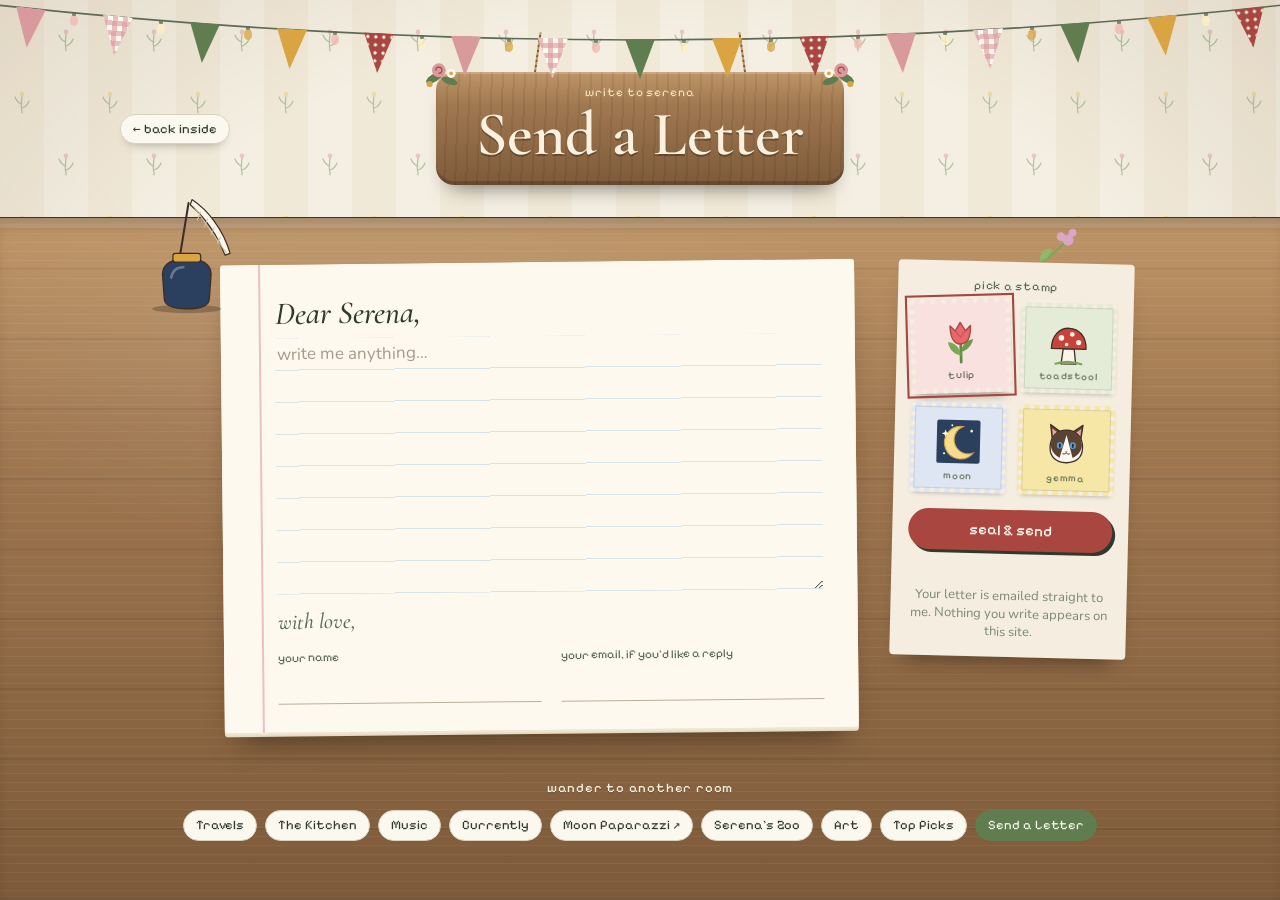
<file: mailbox.html>
<!doctype html>
<html lang="en">
<head>
<meta charset="utf-8">
<meta name="viewport" content="width=device-width, initial-scale=1">
<title>Send a Letter · Serena&#x27;s Garden</title>
<meta name="description" content="Write me a note. It goes straight to my inbox.">
<meta name="robots" content="noindex, nofollow">
<meta name="theme-color" content="#f4efe2">
<meta property="og:type" content="website">
<meta property="og:site_name" content="Serena's Garden">
<meta property="og:title" content="Send a Letter · Serena&#x27;s Garden">
<meta property="og:description" content="Write me a note. It goes straight to my inbox.">
<meta property="og:url" content="https://serenas-garden.github.io/mailbox.html">
<meta property="og:image" content="https://serenas-garden.github.io/assets/og.png">
<meta property="og:image:width" content="1200">
<meta property="og:image:height" content="630">
<meta property="og:image:alt" content="A green fairy door set into a giant mossy tree, with wisteria, fairy lights and glowing mushrooms">
<meta name="twitter:card" content="summary_large_image">
<link rel="icon" href="assets/favicon.svg" type="image/svg+xml">
<link rel="apple-touch-icon" href="assets/apple-touch-icon.png">
<link rel="preconnect" href="https://fonts.googleapis.com">
<link rel="preconnect" href="https://fonts.gstatic.com" crossorigin>
<link rel="stylesheet" href="https://fonts.googleapis.com/css2?family=Cormorant+Garamond:ital,wght@0,500;0,600;1,500&family=Nunito:wght@400;600;700&family=Pixelify+Sans:wght@400;500&family=Caveat:wght@600&display=swap">
<link rel="stylesheet" href="assets/style.css">
<script src="assets/sky.js"></script>
<script src="assets/wallpaper.js"></script>
</head>
<body data-section="mailbox">
<main class="mail-room">
  <div class="garland" aria-hidden="true">
    <svg viewBox="0 0 1000 72" preserveAspectRatio="none"><path d="M-10 4 Q500 76 1010 4"/></svg>
    <span class="pennant" style="left:2.40%;top:7.6px;--r:6.3deg"></span>
    <span class="pennant pennant--gingham pn--alt" style="left:9.20%;top:16.0px;--r:5.4deg"></span>
    <span class="pennant pennant--moss" style="left:16.00%;top:23.0px;--r:4.5deg"></span>
    <span class="pennant pennant--gold pn--alt" style="left:22.80%;top:28.8px;--r:3.6deg"></span>
    <span class="pennant pennant--dots" style="left:29.60%;top:33.2px;--r:2.7deg"></span>
    <span class="pennant pn--alt" style="left:36.40%;top:36.4px;--r:1.8deg"></span>
    <span class="pennant pennant--gingham" style="left:43.20%;top:38.4px;--r:0.9deg"></span>
    <span class="pennant pennant--moss pn--alt" style="left:50.00%;top:39.0px;--r:0.0deg"></span>
    <span class="pennant pennant--gold" style="left:56.80%;top:38.4px;--r:-0.9deg"></span>
    <span class="pennant pennant--dots pn--alt" style="left:63.60%;top:36.4px;--r:-1.8deg"></span>
    <span class="pennant" style="left:70.40%;top:33.2px;--r:-2.7deg"></span>
    <span class="pennant pennant--gingham pn--alt" style="left:77.20%;top:28.8px;--r:-3.6deg"></span>
    <span class="pennant pennant--moss" style="left:84.00%;top:23.0px;--r:-4.5deg"></span>
    <span class="pennant pennant--gold pn--alt" style="left:90.80%;top:16.0px;--r:-5.4deg"></span>
    <span class="pennant pennant--dots" style="left:97.60%;top:7.6px;--r:-6.3deg"></span>
    <span class="bulb bulb--alt" style="left:5.80%;top:13.0px;--c:#f4b6b0;--d:2.43s"></span>
    <span class="bulb" style="left:12.60%;top:20.6px;--c:#fff1c1;--d:2.06s"></span>
    <span class="bulb bulb--alt" style="left:19.40%;top:27.0px;--c:var(--gold);--d:1.69s"></span>
    <span class="bulb" style="left:26.20%;top:32.2px;--c:#f4b6b0;--d:1.32s"></span>
    <span class="bulb bulb--alt" style="left:33.00%;top:36.0px;--c:#fff1c1;--d:0.95s"></span>
    <span class="bulb" style="left:39.80%;top:38.6px;--c:var(--gold);--d:0.58s"></span>
    <span class="bulb bulb--alt" style="left:46.60%;top:39.8px;--c:#f4b6b0;--d:0.21s"></span>
    <span class="bulb" style="left:53.40%;top:39.8px;--c:#fff1c1;--d:2.64s"></span>
    <span class="bulb bulb--alt" style="left:60.20%;top:38.6px;--c:var(--gold);--d:2.27s"></span>
    <span class="bulb" style="left:67.00%;top:36.0px;--c:#f4b6b0;--d:1.90s"></span>
    <span class="bulb bulb--alt" style="left:73.80%;top:32.2px;--c:#fff1c1;--d:1.53s"></span>
    <span class="bulb" style="left:80.60%;top:27.0px;--c:var(--gold);--d:1.16s"></span>
    <span class="bulb bulb--alt" style="left:87.40%;top:20.6px;--c:#f4b6b0;--d:0.79s"></span>
    <span class="bulb" style="left:94.20%;top:13.0px;--c:#fff1c1;--d:0.42s"></span>
  </div>

  <div class="wrap">
    <header class="room-head mail-head">
      <a class="k-back" href="./">&larr; back inside</a>
      <div class="sign">
        <span class="sign__rope sign__rope--l" aria-hidden="true"></span>
        <span class="sign__rope sign__rope--r" aria-hidden="true"></span>
        <svg class="sign__bloom sign__bloom--l" viewBox="0 0 60 44" aria-hidden="true">
          <ellipse cx="16" cy="26" rx="12" ry="5" transform="rotate(-30 16 26)" class="f-moss"/>
          <ellipse cx="36" cy="30" rx="11" ry="4.5" transform="rotate(20 36 30)" class="f-moss"/>
          <circle cx="22" cy="16" r="9" class="f-rose"/><path d="M18 16 a4 4 0 1 1 4 4" class="ink" style="stroke:var(--berry);stroke-width:1.5"/>
          <circle cx="38" cy="20" r="6" class="f-paper"/><circle cx="38" cy="20" r="2.4" class="f-gold"/>
          <circle cx="10" cy="34" r="4" class="f-gold"/>
        </svg>
        <svg class="sign__bloom sign__bloom--r" viewBox="0 0 60 44" aria-hidden="true">
          <ellipse cx="16" cy="26" rx="12" ry="5" transform="rotate(-30 16 26)" class="f-moss"/>
          <ellipse cx="36" cy="30" rx="11" ry="4.5" transform="rotate(20 36 30)" class="f-moss"/>
          <circle cx="22" cy="16" r="9" class="f-rose"/><path d="M18 16 a4 4 0 1 1 4 4" class="ink" style="stroke:var(--berry);stroke-width:1.5"/>
          <circle cx="38" cy="20" r="6" class="f-paper"/><circle cx="38" cy="20" r="2.4" class="f-gold"/>
          <circle cx="10" cy="34" r="4" class="f-gold"/>
        </svg>
        <p class="sign__eyebrow">write to serena</p>
        <h1>Send a Letter</h1>
      </div>
    </header>
  </div>

  <!-- The writing desk: the letter on lined paper, a sheet of stamps to pick
       from, an inkwell and a few things lying about. A sealed letter folds
       into an envelope and flies off. Letters go to a Google Apps Script
       (tools/mailbox-apps-script.js), which emails them to Serena in one
       styled letter format. Behaviour: assets/mailbox.js. -->
  <section class="mail-desk" aria-label="Write a letter">
    <div class="mail-desk__inner">
      <svg class="mail-ink" viewBox="0 0 120 150" aria-hidden="true" focusable="false">
        <ellipse cx="54" cy="144" rx="40" ry="5" class="mail-shadow"/>
        <path d="M60 18 C78 30 96 52 104 80 L98 82 C88 56 74 38 58 24 Z" style="fill:#fbf6ea;stroke:#3d2f27;stroke-width:1.4;stroke-linejoin:round"/>
        <path d="M62 26 L100 80 M70 32 l-4 10 M78 40 l-4 10 M86 50 l-4 9 M93 61 l-4 8" style="fill:none;stroke:#cfc3ac;stroke-width:1.2"/>
        <path d="M56 22 L44 96" style="stroke:#3d2f27;stroke-width:2.4;stroke-linecap:round"/>
        <path d="M26 104 C26 92 38 86 54 86 C70 86 82 92 82 104 L80 132 C80 140 70 144 54 144 C38 144 28 140 28 132 Z" style="fill:#2b3f5e;stroke:#3d2f27;stroke-width:1.6"/>
        <rect x="38" y="80" width="32" height="10" rx="3" style="fill:#d9a441;stroke:#3d2f27;stroke-width:1.4"/>
        <path d="M36 108 C38 98 44 96 50 96" style="fill:none;stroke:#fff;stroke-width:3;stroke-linecap:round;opacity:.3"/>
      </svg>
      <svg class="mail-flowers" viewBox="0 0 110 70" aria-hidden="true" focusable="false">
        <path d="M14 58 C34 50 58 40 92 16" style="fill:none;stroke:#7aa857;stroke-width:2"/>
        <path d="M40 46 C38 38 44 32 50 34 C48 40 46 44 40 46 Z M64 32 C64 24 70 20 76 22 C74 28 70 31 64 32 Z" style="fill:#8fb86a"/>
        <g style="fill:#d9a6c8"><circle cx="92" cy="16" r="5"/><circle cx="86" cy="12" r="4"/><circle cx="97" cy="10" r="3.6"/></g>
        <g style="fill:#f2c94c"><circle cx="30" cy="52" r="4"/><circle cx="26" cy="46" r="3"/></g>
        <path d="M6 64 l40 -2 l-4 4 l4 4 l-40 -2 Z" style="fill:#e8a3a6;opacity:.9"/>
      </svg>

      <form class="mail-form" action="https://script.google.com/macros/s/AKfycbwASiN2uBhEygrrW2GQyrJG_zDW6qHWYQFYijzDB0vGTrsdgScpJwuV-mXDJbyUSWl4/exec" method="POST" data-mailbox>
        <!-- MAILBOX ADDRESS: action="" above is the web app address of the
             "Serena's mailbox" Apps Script (CLAUDE.md, "The mailbox"). It's safe
             to publish: it can only send Serena a letter. Her email address
             lives in the script, never in this repo. Empty it to close the
             mailbox (the desk then shows "opens soon" and sends nothing). -->
        <input type="hidden" name="via" value="form">
        <input type="checkbox" name="botcheck" class="hp" tabindex="-1" autocomplete="off" aria-hidden="true">

        <div class="mail-paper">
          <p class="mail-closed" hidden>The mailbox opens soon! I&#x27;m still putting up my letterbox.</p>
          <fieldset class="mail-paper__fields">
            <legend class="visually-hidden">Your letter to Serena</legend>
            <p class="mail-paper__dear" aria-hidden="true">Dear Serena,</p>
            <label class="visually-hidden" for="letter-msg">Your letter</label>
            <textarea id="letter-msg" name="message" required maxlength="4000" placeholder="write me anything&hellip;"></textarea>
            <p class="mail-paper__love" aria-hidden="true">with love,</p>
            <div class="mail-paper__row">
              <div class="mail-field">
                <label for="letter-from">your name</label>
                <input id="letter-from" name="name" type="text" required maxlength="80" autocomplete="name">
              </div>
              <div class="mail-field">
                <label for="letter-reply">your email, if you&#x27;d like a reply</label>
                <input id="letter-reply" name="email" type="email" maxlength="120" autocomplete="email">
              </div>
            </div>
          </fieldset>
        </div>

        <fieldset class="mail-stamps">
          <legend>pick a stamp</legend>
          <div class="mail-stamps__sheet">
        <label class="stamp-pick" style="--sp:#f8e1df">
          <input type="radio" name="stamp" value="tulip" checked>
          <span class="stamp-pick__stamp">
          <svg class="stamp-art" viewBox="0 0 48 48" aria-hidden="true" focusable="false">
            <path d="M24 44 V27" stroke="#5f8a48" stroke-width="2.4" stroke-linecap="round" fill="none"/>
            <path d="M24 38 C17 37 13 31 13 26 C19 27 23 31 24 38 Z" fill="#7aa857"/>
            <path d="M24 35 C30 34 34 29 35 24 C29 25 25 29 24 35 Z" fill="#6f9a4c"/>
            <path d="M15 12 C15 22 18 28 24 28 C30 28 33 22 33 12 L28.5 16.5 L24 9 L19.5 16.5 Z" fill="#e8676b" stroke="#a8463f" stroke-width="1.2" stroke-linejoin="round"/>
            <path d="M19.5 16.5 L24 22 L28.5 16.5" fill="none" stroke="#c9505a" stroke-width="1"/>
          </svg>
          <span class="stamp-pick__name">tulip</span>
          </span>
        </label>
        <label class="stamp-pick" style="--sp:#e4ecd8">
          <input type="radio" name="stamp" value="toadstool">
          <span class="stamp-pick__stamp">
          <svg class="stamp-art" viewBox="0 0 48 48" aria-hidden="true" focusable="false">
            <path d="M19 30 C18 36 18 41 17 44 H31 C30 41 30 36 29 30 Z" fill="#fbf6ea" stroke="#3d2f27" stroke-width="1.2" stroke-linejoin="round"/>
            <path d="M8 30 C8 18 15 11 24 11 C33 11 40 18 40 30 Z" fill="#c9433b" stroke="#3d2f27" stroke-width="1.2" stroke-linejoin="round"/>
            <g fill="#fbf6ea"><circle cx="17" cy="20" r="2.6"/><circle cx="27" cy="16.5" r="2.2"/><circle cx="33" cy="24" r="2.4"/><circle cx="22" cy="26" r="1.7"/></g>
            <path d="M12 44 q12 -4 24 0" fill="none" stroke="#7aa857" stroke-width="2" stroke-linecap="round"/>
          </svg>
          <span class="stamp-pick__name">toadstool</span>
          </span>
        </label>
        <label class="stamp-pick" style="--sp:#dfe6f3">
          <input type="radio" name="stamp" value="moon">
          <span class="stamp-pick__stamp">
          <svg class="stamp-art" viewBox="0 0 48 48" aria-hidden="true" focusable="false">
            <rect x="4" y="4" width="40" height="40" rx="2" fill="#2b3f5e"/>
            <path d="M28 10 A15 15 0 1 0 38 34 A12 12 0 1 1 28 10 Z" fill="#f6dc8c" stroke="#c9a24a" stroke-width="1"/>
            <g fill="#fff4c8"><path d="M12 13 l1 2.6 l2.6 1 l-2.6 1 l-1 2.6 l-1 -2.6 l-2.6 -1 l2.6 -1 z"/><circle cx="36" cy="14" r="1.2"/><circle cx="11" cy="35" r="1"/><circle cx="18" cy="9" r=".9"/></g>
          </svg>
          <span class="stamp-pick__name">moon</span>
          </span>
        </label>
        <label class="stamp-pick" style="--sp:#f6e7a6">
          <input type="radio" name="stamp" value="gemma">
          <span class="stamp-pick__stamp">
          <svg class="stamp-art" viewBox="0 0 48 48" aria-hidden="true" focusable="false">
            <path d="M11 21 L9 6 L19 13 Z M37 21 L39 6 L29 13 Z" fill="#5b4334" stroke="#3d2f27" stroke-width="1.1" stroke-linejoin="round"/>
            <path d="M11.5 18 L10.5 9.5 L16 13.5 Z M36.5 18 L37.5 9.5 L32 13.5 Z" fill="#e8a3a6"/>
            <path d="M9 27 C9 16 16 11 24 11 C32 11 39 16 39 27 C39 36 33 41 24 41 C15 41 9 36 9 27 Z" fill="#fbf7f0" stroke="#3d2f27" stroke-width="1.2"/>
            <path d="M24 11.2 C17 11.2 10 15.5 9.6 25 C10 30 13 34 18 36.5 L24 15.5 Z M24 11.2 C31 11.2 38 15.5 38.4 25 C38 30 35 34 30 36.5 L24 15.5 Z" fill="#5b4334"/>
            <g fill="#5b9bd5"><ellipse cx="18" cy="25" rx="2.8" ry="3.1"/><ellipse cx="30" cy="25" rx="2.8" ry="3.1"/></g>
            <g fill="#1f2a33"><ellipse cx="18" cy="25.2" rx=".9" ry="2.1"/><ellipse cx="30" cy="25.2" rx=".9" ry="2.1"/></g>
            <path d="M22.4 30 h3.2 l-1.6 2 z" fill="#e8a3a6"/>
            <path d="M24 32 q-1.6 1.8 -3.2 .9 M24 32 q1.6 1.8 3.2 .9" fill="none" stroke="#3d2f27" stroke-width=".8" stroke-linecap="round"/>
          </svg>
          <span class="stamp-pick__name">gemma</span>
          </span>
        </label>
          </div>
          <button class="mail-send" type="submit">seal &amp; send</button>
          <p class="mail-status" role="status" aria-live="polite"></p>
          <p class="mail-privacy">Your letter is emailed straight to me. Nothing you write appears on this site.</p>
        </fieldset>
      </form>

      <div class="mail-sent" id="sent" tabindex="-1" hidden>
        <svg class="envelope" viewBox="0 0 240 160" aria-hidden="true" focusable="false">
          <rect x="4" y="6" width="232" height="148" rx="6" class="env__back"/>
          <path d="M6 150 L120 78 L234 150" class="env__fold"/>
          <path d="M6 10 L120 92 L234 10" class="env__flap"/>
          <g transform="translate(176 20) rotate(4 24 24)">
            <rect x="-3" y="-3" width="54" height="54" rx="2" fill="#fbf8ef"/>
            <g class="env__stamp env__stamp--tulip"><rect x="0" y="0" width="48" height="48" rx="1" fill="#f8e1df"/><path d="M24 44 V27" stroke="#5f8a48" stroke-width="2.4" stroke-linecap="round" fill="none"/><path d="M24 38 C17 37 13 31 13 26 C19 27 23 31 24 38 Z" fill="#7aa857"/><path d="M24 35 C30 34 34 29 35 24 C29 25 25 29 24 35 Z" fill="#6f9a4c"/><path d="M15 12 C15 22 18 28 24 28 C30 28 33 22 33 12 L28.5 16.5 L24 9 L19.5 16.5 Z" fill="#e8676b" stroke="#a8463f" stroke-width="1.2" stroke-linejoin="round"/><path d="M19.5 16.5 L24 22 L28.5 16.5" fill="none" stroke="#c9505a" stroke-width="1"/></g><g class="env__stamp env__stamp--toadstool"><rect x="0" y="0" width="48" height="48" rx="1" fill="#e4ecd8"/><path d="M19 30 C18 36 18 41 17 44 H31 C30 41 30 36 29 30 Z" fill="#fbf6ea" stroke="#3d2f27" stroke-width="1.2" stroke-linejoin="round"/><path d="M8 30 C8 18 15 11 24 11 C33 11 40 18 40 30 Z" fill="#c9433b" stroke="#3d2f27" stroke-width="1.2" stroke-linejoin="round"/><g fill="#fbf6ea"><circle cx="17" cy="20" r="2.6"/><circle cx="27" cy="16.5" r="2.2"/><circle cx="33" cy="24" r="2.4"/><circle cx="22" cy="26" r="1.7"/></g><path d="M12 44 q12 -4 24 0" fill="none" stroke="#7aa857" stroke-width="2" stroke-linecap="round"/></g><g class="env__stamp env__stamp--moon"><rect x="0" y="0" width="48" height="48" rx="1" fill="#dfe6f3"/><rect x="4" y="4" width="40" height="40" rx="2" fill="#2b3f5e"/><path d="M28 10 A15 15 0 1 0 38 34 A12 12 0 1 1 28 10 Z" fill="#f6dc8c" stroke="#c9a24a" stroke-width="1"/><g fill="#fff4c8"><path d="M12 13 l1 2.6 l2.6 1 l-2.6 1 l-1 2.6 l-1 -2.6 l-2.6 -1 l2.6 -1 z"/><circle cx="36" cy="14" r="1.2"/><circle cx="11" cy="35" r="1"/><circle cx="18" cy="9" r=".9"/></g></g><g class="env__stamp env__stamp--gemma"><rect x="0" y="0" width="48" height="48" rx="1" fill="#f6e7a6"/><path d="M11 21 L9 6 L19 13 Z M37 21 L39 6 L29 13 Z" fill="#5b4334" stroke="#3d2f27" stroke-width="1.1" stroke-linejoin="round"/><path d="M11.5 18 L10.5 9.5 L16 13.5 Z M36.5 18 L37.5 9.5 L32 13.5 Z" fill="#e8a3a6"/><path d="M9 27 C9 16 16 11 24 11 C32 11 39 16 39 27 C39 36 33 41 24 41 C15 41 9 36 9 27 Z" fill="#fbf7f0" stroke="#3d2f27" stroke-width="1.2"/><path d="M24 11.2 C17 11.2 10 15.5 9.6 25 C10 30 13 34 18 36.5 L24 15.5 Z M24 11.2 C31 11.2 38 15.5 38.4 25 C38 30 35 34 30 36.5 L24 15.5 Z" fill="#5b4334"/><g fill="#5b9bd5"><ellipse cx="18" cy="25" rx="2.8" ry="3.1"/><ellipse cx="30" cy="25" rx="2.8" ry="3.1"/></g><g fill="#1f2a33"><ellipse cx="18" cy="25.2" rx=".9" ry="2.1"/><ellipse cx="30" cy="25.2" rx=".9" ry="2.1"/></g><path d="M22.4 30 h3.2 l-1.6 2 z" fill="#e8a3a6"/><path d="M24 32 q-1.6 1.8 -3.2 .9 M24 32 q1.6 1.8 3.2 .9" fill="none" stroke="#3d2f27" stroke-width=".8" stroke-linecap="round"/></g>
            <rect x="-3" y="-3" width="54" height="54" rx="2" fill="none" stroke="#fbf8ef" stroke-width="5" stroke-dasharray="0 6" stroke-linecap="round"/>
          </g>
          <g transform="translate(34 24)" class="env__postmark">
            <circle cx="22" cy="22" r="19"/><path d="M48 14 q6 -4 12 0 t12 0 M48 22 q6 -4 12 0 t12 0 M48 30 q6 -4 12 0 t12 0"/>
          </g>
          <circle cx="120" cy="92" r="13" class="env__seal"/>
          <path d="M120 98 l-5.4 -5.4 a3 3 0 0 1 5.4 -3.8 a3 3 0 0 1 5.4 3.8 Z" class="env__heart"/>
        </svg>
        <h2>Your letter&#x27;s on its way!</h2>
        <p>It&#x27;ll land right in my inbox. Thank you for writing to me.</p>
        <button class="mail-again" type="button">write another letter</button>
      </div>
      <div class="mail-flight" aria-hidden="true"></div>
    </div>

    <nav class="rooms mail-rooms" aria-label="Other rooms" data-rooms hidden></nav>
  </section>
</main>
<script src="assets/sections.js"></script>
<script src="assets/rooms.js"></script>
<script src="assets/mailbox.js"></script>
</body>
</html>
</file>
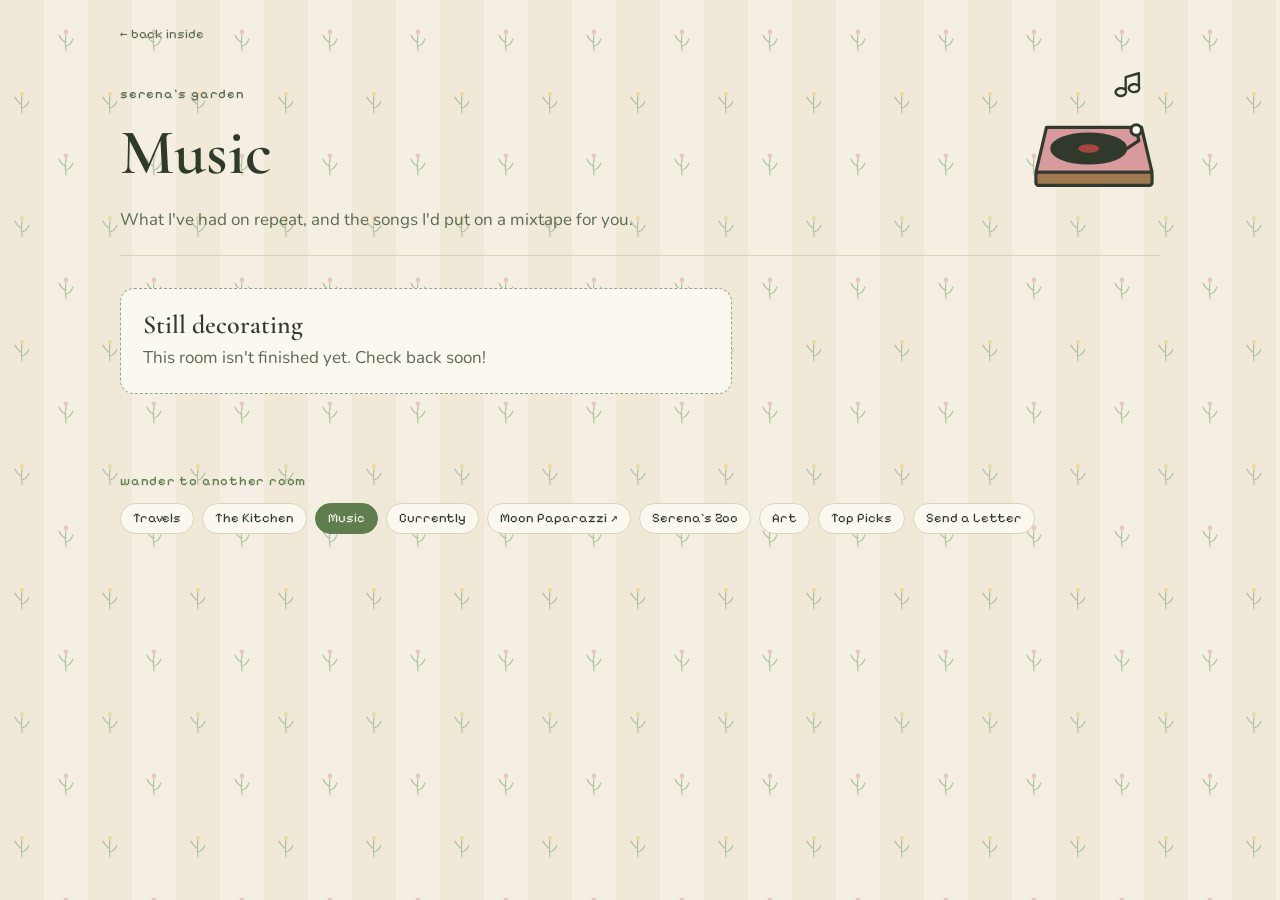
<file: music.html>
<!doctype html>
<html lang="en">
<head>
<meta charset="utf-8">
<meta name="viewport" content="width=device-width, initial-scale=1">
<title>Music · Serena&#x27;s Garden</title>
<meta name="description" content="What I&#x27;ve had on repeat, and the songs I&#x27;d put on a mixtape for you.">
<meta name="robots" content="noindex, nofollow">
<meta name="theme-color" content="#f4efe2">
<meta property="og:type" content="website">
<meta property="og:site_name" content="Serena's Garden">
<meta property="og:title" content="Music · Serena&#x27;s Garden">
<meta property="og:description" content="What I&#x27;ve had on repeat, and the songs I&#x27;d put on a mixtape for you.">
<meta property="og:url" content="https://serenas-garden.github.io/music.html">
<meta property="og:image" content="https://serenas-garden.github.io/assets/og.png">
<meta property="og:image:width" content="1200">
<meta property="og:image:height" content="630">
<meta property="og:image:alt" content="A green fairy door set into a giant mossy tree, with wisteria, fairy lights and glowing mushrooms">
<meta name="twitter:card" content="summary_large_image">
<link rel="icon" href="assets/favicon.svg" type="image/svg+xml">
<link rel="apple-touch-icon" href="assets/apple-touch-icon.png">
<link rel="preconnect" href="https://fonts.googleapis.com">
<link rel="preconnect" href="https://fonts.gstatic.com" crossorigin>
<link rel="stylesheet" href="https://fonts.googleapis.com/css2?family=Cormorant+Garamond:ital,wght@0,500;0,600;1,500&family=Nunito:wght@400;600;700&family=Pixelify+Sans:wght@400;500&display=swap">
<link rel="stylesheet" href="assets/style.css">
<script src="assets/sky.js"></script>
<script src="assets/wallpaper.js"></script>
</head>
<body data-section="music">
<!-- STUB: when this section is built, replace .stub-note with the real content
     (keep the header and the rooms nav), then set status: "open" for "music"
     in assets/sections.js -->
<main class="wrap">
  <header class="page-head">
    <a class="back" href="./">&larr; back inside</a>
    <p class="eyebrow">serena's garden</p>
    <h1>Music</h1>
    <p>What I&#x27;ve had on repeat, and the songs I&#x27;d put on a mixtape for you.</p>
    <div class="page-art" aria-hidden="true">
      <svg viewBox="0 0 100 100" aria-hidden="true">
      <path d="M74 20 v-10 l10 -3 v10 M74 20 a4 3 0 1 1 -1 -1 M84 17 a4 3 0 1 1 -1 -1" class="ink" style="stroke-width:1.8"/>
      <path d="M14 48 H86 L94 82 H6 Z" class="ink f-rose"/>
      <ellipse cx="46" cy="64" rx="28" ry="11" class="ink f-ink"/>
      <ellipse cx="46" cy="64" rx="8" ry="3.2" class="f-berry"/>
      <path d="M82 50 l2 8 l-18 12" class="ink"/>
      <circle cx="82" cy="50" r="4" class="ink f-paper"/>
      <rect x="6" y="82" width="88" height="10" rx="2" class="ink f-wood"/>
      </svg>
    </div>
  </header>

  <div class="stub-note">
    <h2>Still decorating</h2>
    <p>This room isn't finished yet. Check back soon!</p>
  </div>

  <nav class="rooms" aria-label="Other rooms" data-rooms hidden></nav>
</main>
<script src="assets/sections.js"></script>
<script src="assets/rooms.js"></script>
</body>
</html>
</file>
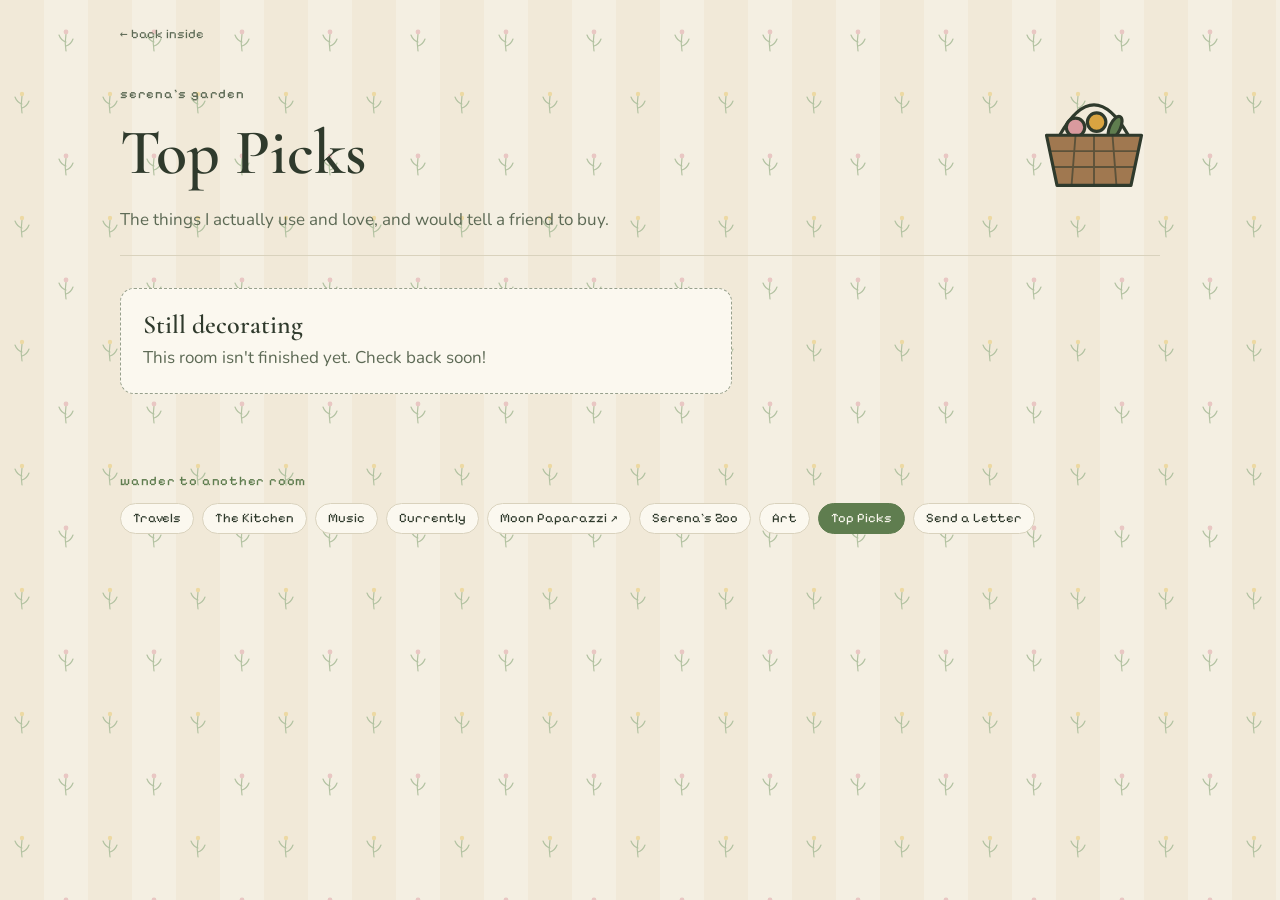
<file: picks.html>
<!doctype html>
<html lang="en">
<head>
<meta charset="utf-8">
<meta name="viewport" content="width=device-width, initial-scale=1">
<title>Top Picks · Serena&#x27;s Garden</title>
<meta name="description" content="The things I actually use and love, and would tell a friend to buy.">
<meta name="robots" content="noindex, nofollow">
<meta name="theme-color" content="#f4efe2">
<meta property="og:type" content="website">
<meta property="og:site_name" content="Serena's Garden">
<meta property="og:title" content="Top Picks · Serena&#x27;s Garden">
<meta property="og:description" content="The things I actually use and love, and would tell a friend to buy.">
<meta property="og:url" content="https://serenas-garden.github.io/picks.html">
<meta property="og:image" content="https://serenas-garden.github.io/assets/og.png">
<meta property="og:image:width" content="1200">
<meta property="og:image:height" content="630">
<meta property="og:image:alt" content="A green fairy door set into a giant mossy tree, with wisteria, fairy lights and glowing mushrooms">
<meta name="twitter:card" content="summary_large_image">
<link rel="icon" href="assets/favicon.svg" type="image/svg+xml">
<link rel="apple-touch-icon" href="assets/apple-touch-icon.png">
<link rel="preconnect" href="https://fonts.googleapis.com">
<link rel="preconnect" href="https://fonts.gstatic.com" crossorigin>
<link rel="stylesheet" href="https://fonts.googleapis.com/css2?family=Cormorant+Garamond:ital,wght@0,500;0,600;1,500&family=Nunito:wght@400;600;700&family=Pixelify+Sans:wght@400;500&display=swap">
<link rel="stylesheet" href="assets/style.css">
<script src="assets/sky.js"></script>
<script src="assets/wallpaper.js"></script>
</head>
<body data-section="picks">
<!-- STUB: when this section is built, replace .stub-note with the real content
     (keep the header and the rooms nav), then set status: "open" for "picks"
     in assets/sections.js -->
<main class="wrap">
  <header class="page-head">
    <a class="back" href="./">&larr; back inside</a>
    <p class="eyebrow">serena's garden</p>
    <h1>Top Picks</h1>
    <p>The things I actually use and love, and would tell a friend to buy.</p>
    <div class="page-art" aria-hidden="true">
      <svg viewBox="0 0 100 100" aria-hidden="true">
      <path d="M24 54 Q50 8 76 54" class="ink"/>
      <circle cx="36" cy="48" r="7" class="ink f-rose"/>
      <circle cx="52" cy="44" r="7" class="ink f-gold"/>
      <ellipse cx="66" cy="48" rx="4" ry="9" transform="rotate(25 66 48)" class="ink f-moss"/>
      <path d="M14 54 H86 L78 92 H22 Z" class="ink f-wood"/>
      <path d="M18 66 H82 M20 78 H80 M36 54 l-3 38 M50 54 v38 M64 54 l3 38" class="ink" style="stroke-width:1.4;opacity:.6"/>
      </svg>
    </div>
  </header>

  <div class="stub-note">
    <h2>Still decorating</h2>
    <p>This room isn't finished yet. Check back soon!</p>
  </div>

  <nav class="rooms" aria-label="Other rooms" data-rooms hidden></nav>
</main>
<script src="assets/sections.js"></script>
<script src="assets/rooms.js"></script>
</body>
</html>
</file>
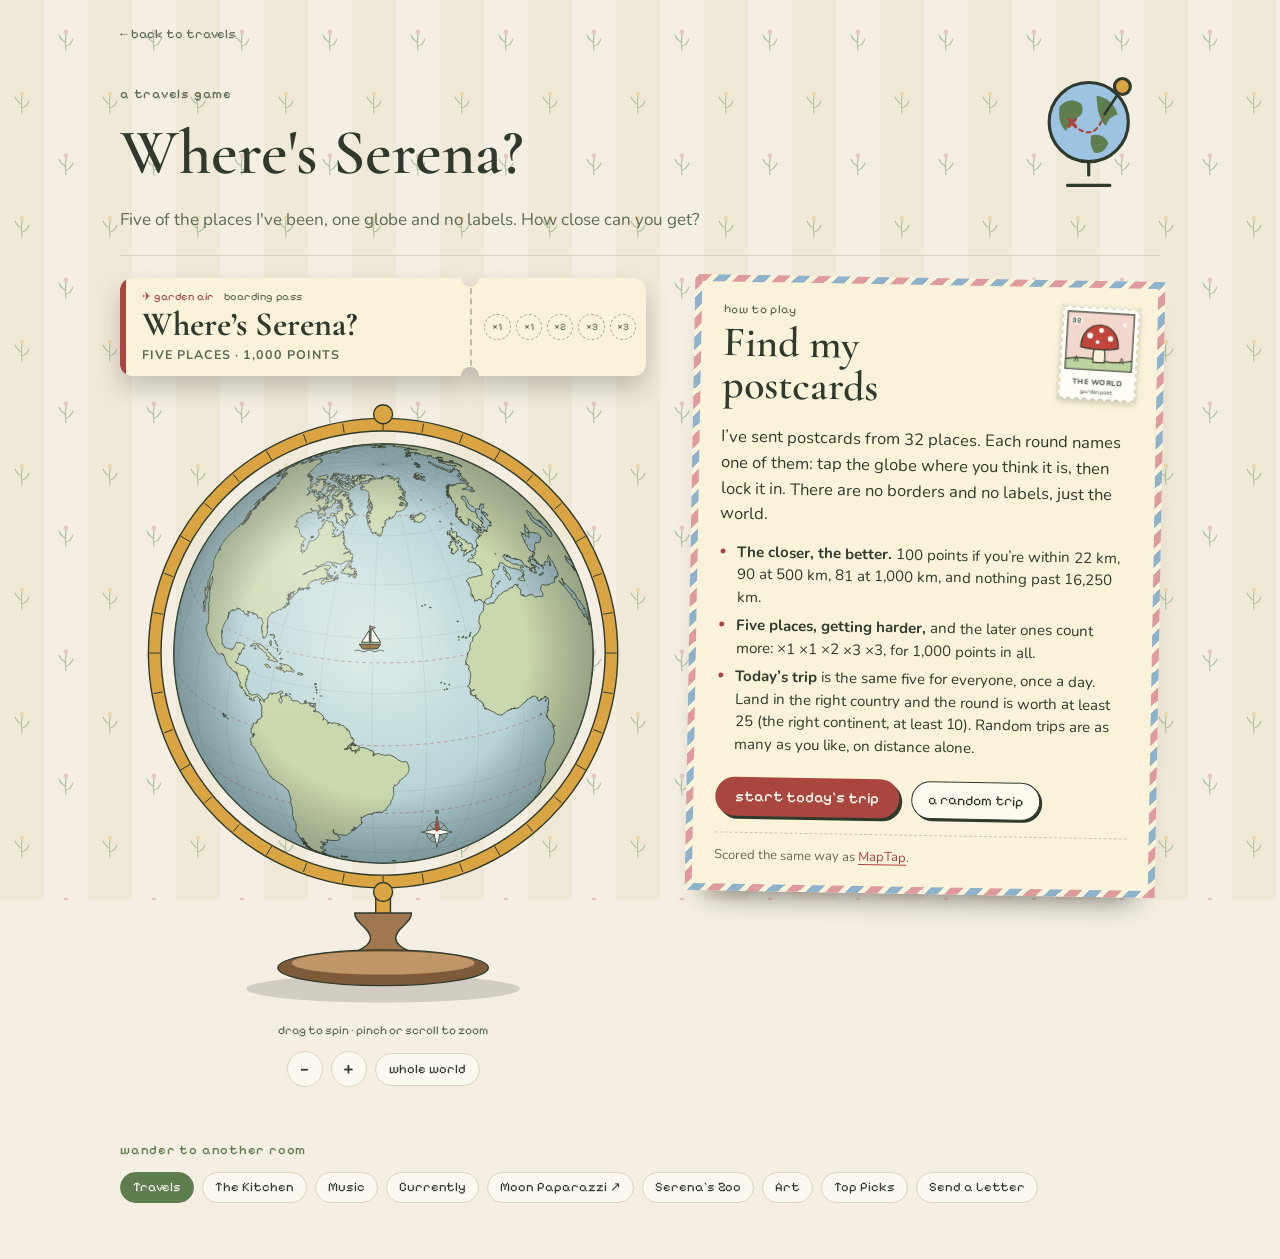
<file: travel-game.html>
<!doctype html>
<html lang="en">
<head>
<meta charset="utf-8">
<meta name="viewport" content="width=device-width, initial-scale=1">
<title>Where&#x27;s Serena? · Serena&#x27;s Garden</title>
<meta name="description" content="A map game: five of the places I&#x27;ve been, one globe and no labels. How close can you get?">
<meta name="robots" content="noindex, nofollow">
<meta name="theme-color" content="#f4efe2">
<meta property="og:type" content="website">
<meta property="og:site_name" content="Serena's Garden">
<meta property="og:title" content="Where&#x27;s Serena? · Serena&#x27;s Garden">
<meta property="og:description" content="A map game: five of the places I&#x27;ve been, one globe and no labels. How close can you get?">
<meta property="og:url" content="https://serenas-garden.github.io/travel-game.html">
<meta property="og:image" content="https://serenas-garden.github.io/assets/og.png">
<meta property="og:image:width" content="1200">
<meta property="og:image:height" content="630">
<meta property="og:image:alt" content="A green fairy door set into a giant mossy tree, with wisteria, fairy lights and glowing mushrooms">
<meta name="twitter:card" content="summary_large_image">
<link rel="icon" href="assets/favicon.svg" type="image/svg+xml">
<link rel="apple-touch-icon" href="assets/apple-touch-icon.png">
<link rel="preconnect" href="https://fonts.googleapis.com">
<link rel="preconnect" href="https://fonts.gstatic.com" crossorigin>
<link rel="stylesheet" href="https://fonts.googleapis.com/css2?family=Cormorant+Garamond:ital,wght@0,500;0,600;0,700;1,500&family=Nunito:wght@400;600;700;800&family=Pixelify+Sans:wght@400;500&family=Caveat:wght@600&display=swap">
<link rel="stylesheet" href="assets/style.css">
<script src="assets/sky.js"></script>
<script src="assets/wallpaper.js"></script>
</head>
<body data-section="travels">
<main class="wrap tg">
  <header class="page-head">
    <a class="back" href="travels.html">&larr; back to travels</a>
    <p class="eyebrow">a travels game</p>
    <h1>Where&#x27;s Serena?</h1>
    <p>Five of the places I&#x27;ve been, one globe and no labels. How close can you get?</p>
    <div class="page-art" aria-hidden="true">
      <svg viewBox="0 0 100 100" aria-hidden="true">
      <circle cx="46" cy="44" r="30" style="fill:#9cc4e2"/>
      <path d="M24 32 q8 -8 16 -2 q4 7 -3 11 q-6 3 -8 10 q-7 -6 -5 -19z" class="f-moss"/>
      <path d="M52 24 q12 2 16 14 q-7 2 -9 9 q-7 -7 -7 -23z" class="f-moss"/>
      <path d="M48 54 q9 -2 13 6 q-4 9 -11 7 q-4 -7 -2 -13z" class="f-moss"/>
      <circle cx="46" cy="44" r="30" class="ink"/>
      <path d="M46 74 v10 M30 92 h32" class="ink"/>
      <path d="M58 38 L70 20" class="ink" style="stroke-width:2"/>
      <circle cx="71.5" cy="17" r="6" class="ink f-gold"/>
      <path d="M31 47 l5 -5 m0 5 l-5 -5" class="ink" style="stroke:var(--berry);stroke-width:2.4"/>
      <path d="M34 46 Q50 60 57 40" class="ink" style="stroke:var(--berry);stroke-width:1.6;stroke-dasharray:3 3"/>
      </svg>
    </div>
  </header>

  <!-- The game (assets/travel-game.js): a boarding pass says where to find,
       the globe (globe.js in its game mode: no borders, no labels) takes the
       guess, and the postcard on the right explains, scores and sums up. -->
  <section class="tg-board" aria-label="The game">
    <div class="tg-stage">
      <div class="tg-pass-wrap">
        <div class="tg-pass">
          <div class="tg-pass__main">
            <p class="tg-pass__label"><span>garden air</span> <span data-round>boarding pass</span></p>
            <p class="tg-pass__place" data-place>Where&#x27;s Serena?</p>
            <p class="tg-pass__where" data-where>five places &middot; 1,000 points</p>
          </div>
          <div class="tg-pass__stub">
            <ol class="tg-track" data-track aria-label="The five rounds"></ol>
          </div>
        </div>
      </div>

      <figure class="desk-globe tg-globe">
        <div class="desk-globe__frame">
          <svg class="desk-globe__stand" viewBox="0 0 100 118" aria-hidden="true" focusable="false">
            <ellipse class="stand__shadow" cx="50" cy="113.8" rx="26" ry="2.6"/>
            <path class="ink f-gold" d="M48.6 94 H51.4 V100 H48.6Z"/>
            <path class="ink f-wood" d="M44.6 99.4 C44.6 101.4 47.6 102.2 47.6 104.2 C47.6 106.2 43.6 106.6 43.6 108.4 H56.4 C56.4 106.6 52.4 106.2 52.4 104.2 C52.4 102.2 55.4 101.4 55.4 99.4 Z"/>
            <ellipse class="ink f-wood-dark" cx="50" cy="109.8" rx="20" ry="3.4"/>
            <ellipse class="stand__top" cx="50" cy="108.9" rx="17.4" ry="2.2"/>
            <path class="ink f-gold" fill-rule="evenodd" d="M5.4 50 a44.6 44.6 0 1 0 89.2 0 a44.6 44.6 0 1 0 -89.2 0 Z M7.8 50 a42.2 42.2 0 1 0 84.4 0 a42.2 42.2 0 1 0 -84.4 0 Z"/>
            <path class="stand__ticks" d="M92.40 50.00 L94.40 50.00 M91.95 57.40 L93.53 57.68 M90.03 64.57 L91.53 65.12 M86.72 71.20 L88.45 72.20 M82.63 77.38 L83.86 78.41 M77.38 82.63 L78.41 83.86 M71.20 86.72 L72.20 88.45 M64.57 90.03 L65.12 91.53 M57.40 91.95 L57.68 93.53 M50.00 92.40 L50.00 94.40 M42.60 91.95 L42.32 93.53 M35.43 90.03 L34.88 91.53 M28.80 86.72 L27.80 88.45 M22.62 82.63 L21.59 83.86 M17.37 77.38 L16.14 78.41 M13.28 71.20 L11.55 72.20 M9.97 64.57 L8.47 65.12 M8.05 57.40 L6.47 57.68 M7.60 50.00 L5.60 50.00 M8.05 42.60 L6.47 42.32 M9.97 35.43 L8.47 34.88 M13.28 28.80 L11.55 27.80 M17.37 22.62 L16.14 21.59 M22.62 17.37 L21.59 16.14 M28.80 13.28 L27.80 11.55 M35.43 9.97 L34.88 8.47 M42.60 8.05 L42.32 6.47 M50.00 7.60 L50.00 5.60 M57.40 8.05 L57.68 6.47 M64.57 9.97 L65.12 8.47 M71.20 13.28 L72.20 11.55 M77.38 17.37 L78.41 16.14 M82.63 22.62 L83.86 21.59 M86.72 28.80 L88.45 27.80 M90.03 35.43 L91.53 34.88 M91.95 42.60 L93.53 42.32"/>
            <circle class="ink f-gold" cx="50" cy="4.6" r="1.8"/>
            <circle class="ink f-gold" cx="50" cy="95.4" r="1.8"/>
          </svg>
          <div class="globe" data-globe tabindex="0" role="application"
               aria-label="The globe, with no labels. Arrow keys turn it, plus and minus zoom, and Enter drops your pin in the middle."
               aria-describedby="tg-help"></div>
        </div>
      </figure>

      <p class="globe-help" id="tg-help" data-help>drag to spin &middot; pinch or scroll to zoom &middot; tap to drop your pin</p>
      <div class="globe-tools tg-tools" role="group" aria-label="Globe controls">
        <button type="button" class="globe-tools__round" data-act="out" aria-label="Zoom out">&minus;</button>
        <button type="button" class="globe-tools__round" data-act="in" aria-label="Zoom in">+</button>
        <button type="button" data-act="home">whole world</button>
        <button type="button" class="tg-main" data-main hidden>lock it in</button>
      </div>
      <noscript><p class="globe-help">The game needs JavaScript to spin the globe. Turn it on to play!</p></noscript>
    </div>

    <article class="postcard tg-card" data-card></article>
  </section>

  <p class="visually-hidden" aria-live="polite" data-live></p>
  <nav class="rooms" aria-label="Other rooms" data-rooms hidden></nav>
</main>
<script src="assets/sections.js"></script>
<script src="assets/rooms.js"></script>
<script src="assets/globe-geo.js"></script>
<script src="assets/travels-data.js"></script>
<script src="assets/travels-stamps.js"></script>
<script src="assets/stamp.js"></script>
<script src="assets/globe.js"></script>
<script src="assets/travel-game.js"></script>
</body>
</html>
</file>
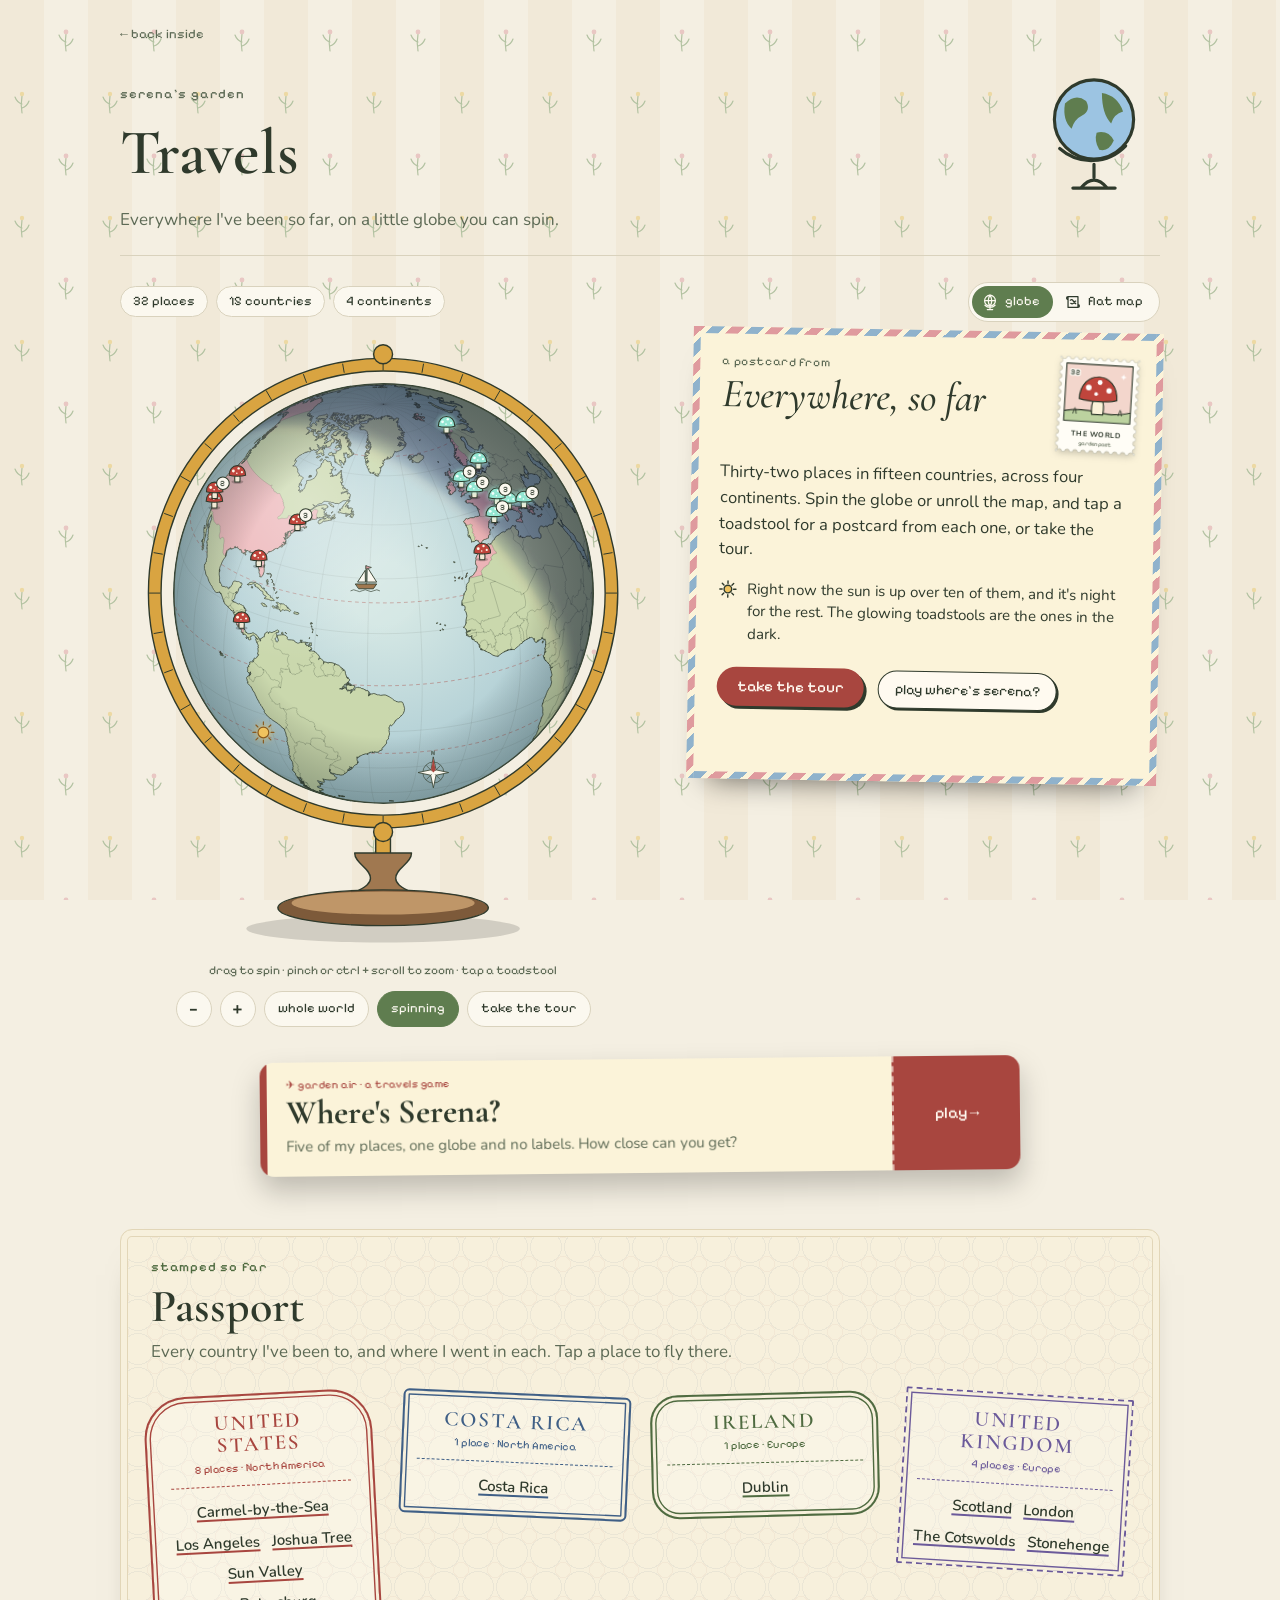
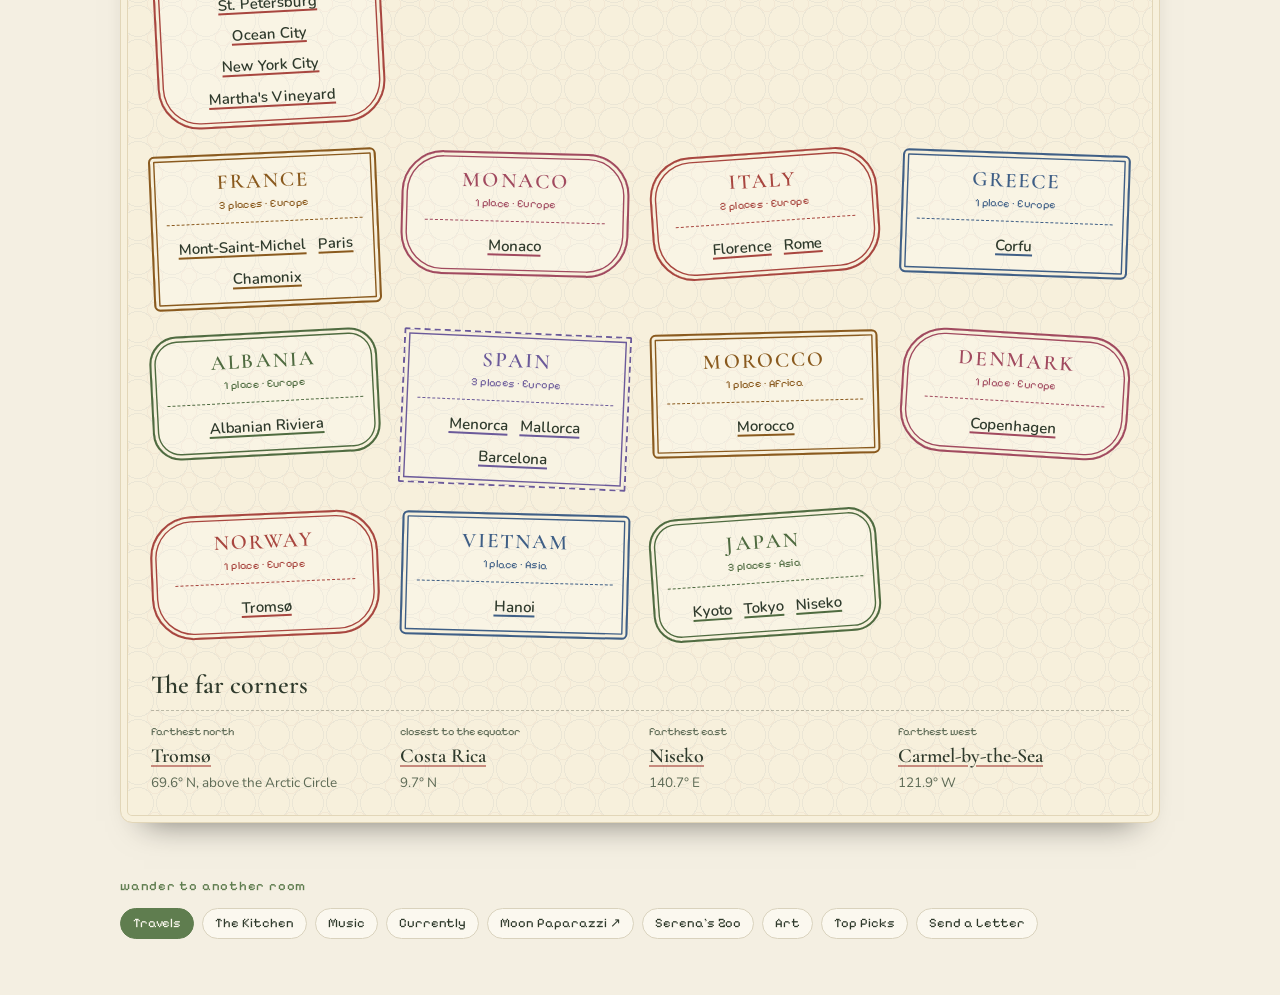
<file: travels.html>
<!doctype html>
<html lang="en">
<head>
<meta charset="utf-8">
<meta name="viewport" content="width=device-width, initial-scale=1">
<title>Travels · Serena&#x27;s Garden</title>
<meta name="description" content="Everywhere I&#x27;ve been so far, on a little globe you can spin.">
<meta name="robots" content="noindex, nofollow">
<meta name="theme-color" content="#f4efe2">
<meta property="og:type" content="website">
<meta property="og:site_name" content="Serena's Garden">
<meta property="og:title" content="Travels · Serena&#x27;s Garden">
<meta property="og:description" content="Everywhere I&#x27;ve been so far, on a little globe you can spin.">
<meta property="og:url" content="https://serenas-garden.github.io/travels.html">
<meta property="og:image" content="https://serenas-garden.github.io/assets/og.png">
<meta property="og:image:width" content="1200">
<meta property="og:image:height" content="630">
<meta property="og:image:alt" content="A green fairy door set into a giant mossy tree, with wisteria, fairy lights and glowing mushrooms">
<meta name="twitter:card" content="summary_large_image">
<link rel="icon" href="assets/favicon.svg" type="image/svg+xml">
<link rel="apple-touch-icon" href="assets/apple-touch-icon.png">
<link rel="preconnect" href="https://fonts.googleapis.com">
<link rel="preconnect" href="https://fonts.gstatic.com" crossorigin>
<link rel="stylesheet" href="https://fonts.googleapis.com/css2?family=Cormorant+Garamond:ital,wght@0,500;0,600;1,500&family=Nunito:wght@400;600;700&family=Pixelify+Sans:wght@400;500&family=Caveat:wght@600&display=swap">
<link rel="stylesheet" href="assets/style.css">
<script src="assets/sky.js"></script>
<script src="assets/wallpaper.js"></script>
</head>
<body data-section="travels">
<main class="wrap">
  <header class="page-head">
    <a class="back" href="./">&larr; back inside</a>
    <p class="eyebrow">serena's garden</p>
    <h1>Travels</h1>
    <p>Everywhere I&#x27;ve been so far, on a little globe you can spin.</p>
    <div class="page-art" aria-hidden="true">
      <svg viewBox="0 0 100 100" aria-hidden="true">
      <circle cx="50" cy="42" r="30" style="fill:#9cc4e2"/>
      <path d="M28 30 q8 -8 16 -2 q4 7 -3 11 q-6 3 -8 10 q-7 -6 -5 -19z" class="f-moss"/>
      <path d="M56 22 q12 2 16 14 q-7 2 -9 9 q-7 -7 -7 -23z" class="f-moss"/>
      <path d="M52 52 q9 -2 13 6 q-4 9 -11 7 q-4 -7 -2 -13z" class="f-moss"/>
      <circle cx="50" cy="42" r="30" class="ink"/>
      <path d="M24 64 a36 36 0 0 0 50 -2" class="ink"/>
      <path d="M50 76 v10 M34 94 h32 M40 94 q10 -12 20 0" class="ink"/>
      </svg>
    </div>
  </header>

  <section class="voyage" aria-label="The globe and the map">
    <div class="voyage__bar">
      <ul class="voyage__tally" data-tally aria-label="So far"></ul>
      <div class="view-switch" role="group" aria-label="See it as" hidden>
        <button type="button" data-view="globe" aria-pressed="true">
          <svg viewBox="0 0 20 20" aria-hidden="true" focusable="false"><circle cx="10" cy="8.5" r="6" class="ink"/><path d="M4 8.5 h12 M10 2.5 c-2.6 3.4 -2.6 8.6 0 12 c2.6 -3.4 2.6 -8.6 0 -12 M4.4 13.6 a7.6 7.6 0 0 0 11.2 0 M10 15.6 v2.4 M7 18.4 h6" class="ink"/></svg>
          globe
        </button>
        <button type="button" data-view="map" aria-pressed="false">
          <svg viewBox="0 0 20 20" aria-hidden="true" focusable="false"><path d="M4.5 4 h11 v12 h-11 z M4.5 4 a1.6 1.6 0 0 0 0 3.2 M15.5 16 a1.6 1.6 0 0 0 0 -3.2 M7 8 q2 -1.5 3 .5 t3 .5 M7.5 11.5 q1.5 1 3 0 t2.5 .4" class="ink"/></svg>
          flat map
        </button>
      </div>
    </div>

    <div class="voyage__grid">
      <div class="voyage__stage">
      <figure class="desk-globe">
        <div class="desk-globe__frame">
          <svg class="desk-globe__stand" viewBox="0 0 100 118" aria-hidden="true" focusable="false">
            <ellipse class="stand__shadow" cx="50" cy="113.8" rx="26" ry="2.6"/>
            <path class="ink f-gold" d="M48.6 94 H51.4 V100 H48.6Z"/>
            <path class="ink f-wood" d="M44.6 99.4 C44.6 101.4 47.6 102.2 47.6 104.2 C47.6 106.2 43.6 106.6 43.6 108.4 H56.4 C56.4 106.6 52.4 106.2 52.4 104.2 C52.4 102.2 55.4 101.4 55.4 99.4 Z"/>
            <ellipse class="ink f-wood-dark" cx="50" cy="109.8" rx="20" ry="3.4"/>
            <ellipse class="stand__top" cx="50" cy="108.9" rx="17.4" ry="2.2"/>
            <path class="ink f-gold" fill-rule="evenodd" d="M5.4 50 a44.6 44.6 0 1 0 89.2 0 a44.6 44.6 0 1 0 -89.2 0 Z M7.8 50 a42.2 42.2 0 1 0 84.4 0 a42.2 42.2 0 1 0 -84.4 0 Z"/>
            <path class="stand__ticks" d="M92.40 50.00 L94.40 50.00 M91.95 57.40 L93.53 57.68 M90.03 64.57 L91.53 65.12 M86.72 71.20 L88.45 72.20 M82.63 77.38 L83.86 78.41 M77.38 82.63 L78.41 83.86 M71.20 86.72 L72.20 88.45 M64.57 90.03 L65.12 91.53 M57.40 91.95 L57.68 93.53 M50.00 92.40 L50.00 94.40 M42.60 91.95 L42.32 93.53 M35.43 90.03 L34.88 91.53 M28.80 86.72 L27.80 88.45 M22.62 82.63 L21.59 83.86 M17.37 77.38 L16.14 78.41 M13.28 71.20 L11.55 72.20 M9.97 64.57 L8.47 65.12 M8.05 57.40 L6.47 57.68 M7.60 50.00 L5.60 50.00 M8.05 42.60 L6.47 42.32 M9.97 35.43 L8.47 34.88 M13.28 28.80 L11.55 27.80 M17.37 22.62 L16.14 21.59 M22.62 17.37 L21.59 16.14 M28.80 13.28 L27.80 11.55 M35.43 9.97 L34.88 8.47 M42.60 8.05 L42.32 6.47 M50.00 7.60 L50.00 5.60 M57.40 8.05 L57.68 6.47 M64.57 9.97 L65.12 8.47 M71.20 13.28 L72.20 11.55 M77.38 17.37 L78.41 16.14 M82.63 22.62 L83.86 21.59 M86.72 28.80 L88.45 27.80 M90.03 35.43 L91.53 34.88 M91.95 42.60 L93.53 42.32"/>
            <circle class="ink f-gold" cx="50" cy="4.6" r="1.8"/>
            <circle class="ink f-gold" cx="50" cy="95.4" r="1.8"/>
          </svg>
          <div class="globe" data-globe tabindex="0" role="img"
               aria-label="A globe with a little toadstool on every place Serena has been. Drag it to spin it."
               aria-describedby="globe-help"></div>
        </div>
      </figure>

      <figure class="scroll is-closed" data-scroll>
        <div class="scroll__body">
          <div class="scroll__sheet">
            <div class="scroll__map" data-flatmap tabindex="0" role="img"
                 aria-label="A flat map of the world with a little toadstool on every place Serena has been. Drag it to look around."
                 aria-describedby="globe-help"></div>
          </div>
          <span class="scroll__roll scroll__roll--l" aria-hidden="true"><i class="scroll__rod"></i><b class="scroll__paper"></b></span>
          <span class="scroll__roll scroll__roll--r" aria-hidden="true"><i class="scroll__rod"></i><b class="scroll__paper"></b></span>
          <svg class="scroll__ribbon" viewBox="0 0 80 64" aria-hidden="true" focusable="false">
            <g class="scroll__band">
              <path d="M6 27 H74 V39 H6 Z" class="ribbon"/>
              <path d="M6 30.5 H74" class="ribbon__shine"/>
            </g>
            <g class="scroll__bow">
              <path d="M40 33 L32 52 L36.5 50 L38.5 55 Z M40 33 L48 52 L43.5 50 L41.5 55 Z" class="ribbon"/>
              <path d="M40 31 C33 18 21 19 23.5 28.5 C25.5 36 34 35 40 31 Z M40 31 C47 18 59 19 56.5 28.5 C54.5 36 46 35 40 31 Z" class="ribbon"/>
              <path d="M28 26 q4 0 8 3.6 M52 26 q-4 0 -8 3.6" class="ribbon__crease"/>
              <ellipse cx="40" cy="32" rx="4.4" ry="4" class="ribbon"/>
            </g>
          </svg>
        </div>
      </figure>

        <p class="globe-help" id="globe-help" data-help>
          drag to spin &middot; pinch or ctrl&nbsp;+&nbsp;scroll to zoom &middot; tap a toadstool
        </p>
        <div class="globe-tools" role="group" aria-label="Map controls">
          <button type="button" class="globe-tools__round" data-act="out" aria-label="Zoom out">&minus;</button>
          <button type="button" class="globe-tools__round" data-act="in" aria-label="Zoom in">+</button>
          <button type="button" data-act="home">whole world</button>
          <button type="button" data-act="spin" aria-pressed="true">spinning</button>
          <button type="button" data-act="tour" aria-pressed="false">take the tour</button>
        </div>
        <noscript><p class="globe-help">The globe needs JavaScript to spin. Turn it on to see every place I&#x27;ve been.</p></noscript>
      </div>

      <article class="postcard" data-postcard aria-live="polite"></article>
    </div>
  </section>

  <!-- the game: find her places on a bare globe (travel-game.html) -->
  <a class="tg-invite" href="travel-game.html">
    <span class="tg-invite__main">
      <span class="tg-invite__label">garden air &middot; a travels game</span>
      <span class="tg-invite__title">Where&#x27;s Serena?</span>
      <span class="tg-invite__sub">Five of my places, one globe and no labels. How close can you get?</span>
    </span>
    <span class="tg-invite__go" aria-hidden="true">play &rarr;</span>
  </a>

  <section class="passport" aria-labelledby="passport-title">
    <div class="passport__book">
      <header class="passport__head">
        <p class="eyebrow">stamped so far</p>
        <h2 id="passport-title">Passport</h2>
        <p class="passport__sub">Every country I&#x27;ve been to, and where I went in each. Tap a place to fly there.</p>
      </header>
      <ol class="stamps" data-stamps></ol>
      <h3 class="corners__title">The far corners</h3>
      <dl class="corners" data-corners></dl>
    </div>
  </section>

  <nav class="rooms" aria-label="Other rooms" data-rooms hidden></nav>
</main>
<script src="assets/sections.js"></script>
<script src="assets/rooms.js"></script>
<script src="assets/globe-geo.js"></script>
<script src="assets/travels-data.js"></script>
<script src="assets/travels-stamps.js"></script>
<script src="assets/stamp.js"></script>
<script src="assets/globe.js"></script>
<script src="assets/travels.js"></script>
</body>
</html>
</file>
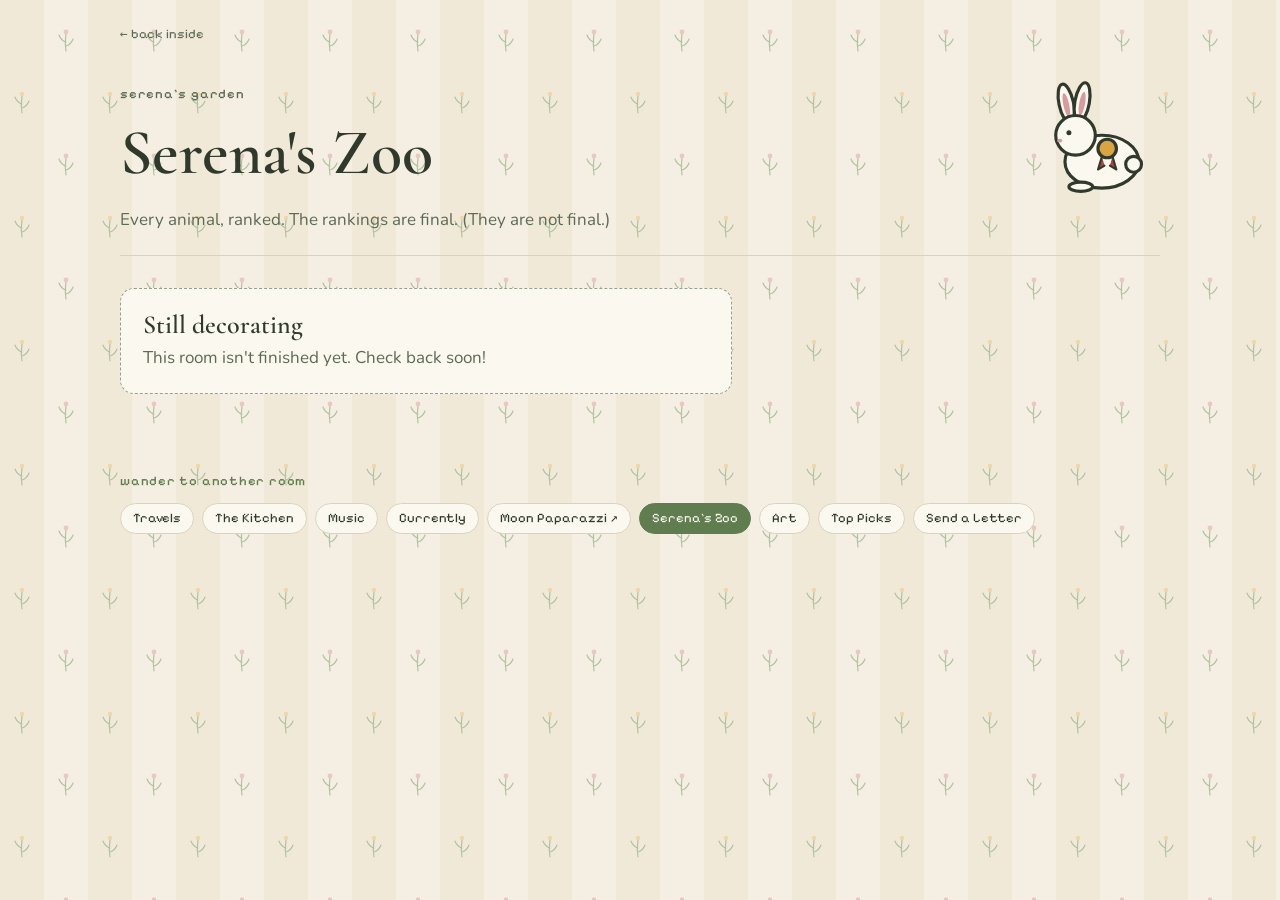
<file: zoo.html>
<!doctype html>
<html lang="en">
<head>
<meta charset="utf-8">
<meta name="viewport" content="width=device-width, initial-scale=1">
<title>Serena&#x27;s Zoo · Serena&#x27;s Garden</title>
<meta name="description" content="Every animal, ranked. The rankings are final. (They are not final.)">
<meta name="robots" content="noindex, nofollow">
<meta name="theme-color" content="#f4efe2">
<meta property="og:type" content="website">
<meta property="og:site_name" content="Serena's Garden">
<meta property="og:title" content="Serena&#x27;s Zoo · Serena&#x27;s Garden">
<meta property="og:description" content="Every animal, ranked. The rankings are final. (They are not final.)">
<meta property="og:url" content="https://serenas-garden.github.io/zoo.html">
<meta property="og:image" content="https://serenas-garden.github.io/assets/og.png">
<meta property="og:image:width" content="1200">
<meta property="og:image:height" content="630">
<meta property="og:image:alt" content="A green fairy door set into a giant mossy tree, with wisteria, fairy lights and glowing mushrooms">
<meta name="twitter:card" content="summary_large_image">
<link rel="icon" href="assets/favicon.svg" type="image/svg+xml">
<link rel="apple-touch-icon" href="assets/apple-touch-icon.png">
<link rel="preconnect" href="https://fonts.googleapis.com">
<link rel="preconnect" href="https://fonts.gstatic.com" crossorigin>
<link rel="stylesheet" href="https://fonts.googleapis.com/css2?family=Cormorant+Garamond:ital,wght@0,500;0,600;1,500&family=Nunito:wght@400;600;700&family=Pixelify+Sans:wght@400;500&display=swap">
<link rel="stylesheet" href="assets/style.css">
<script src="assets/sky.js"></script>
<script src="assets/wallpaper.js"></script>
</head>
<body data-section="zoo">
<!-- STUB: when this section is built, replace .stub-note with the real content
     (keep the header and the rooms nav), then set status: "open" for "zoo"
     in assets/sections.js -->
<main class="wrap">
  <header class="page-head">
    <a class="back" href="./">&larr; back inside</a>
    <p class="eyebrow">serena's garden</p>
    <h1>Serena&#x27;s Zoo</h1>
    <p>Every animal, ranked. The rankings are final. (They are not final.)</p>
    <div class="page-art" aria-hidden="true">
      <svg viewBox="0 0 100 100" aria-hidden="true">
      <ellipse cx="29" cy="30" rx="5.5" ry="15" transform="rotate(-12 29 30)" class="ink f-paper"/>
      <ellipse cx="41" cy="29" rx="5.5" ry="15" transform="rotate(10 41 29)" class="ink f-paper"/>
      <ellipse cx="29" cy="31" rx="2.2" ry="9" transform="rotate(-12 29 31)" class="f-rose"/>
      <ellipse cx="41" cy="30" rx="2.2" ry="9" transform="rotate(10 41 30)" class="f-rose"/>
      <ellipse cx="56" cy="74" rx="28" ry="20" class="ink f-paper"/>
      <circle cx="80" cy="76" r="6" class="ink f-paper"/>
      <circle cx="36" cy="54" r="15" class="ink f-paper"/>
      <circle cx="31" cy="52" r="1.9" class="f-ink"/>
      <ellipse cx="24" cy="58" rx="2" ry="1.4" class="f-rose"/>
      <ellipse cx="40" cy="93" rx="9" ry="3.5" class="ink f-paper"/>
      <circle cx="60" cy="64" r="7" class="ink f-gold"/>
      <path d="M56 70 l-3 10 l5 -3 M64 70 l3 10 l-5 -3" class="ink f-berry" style="stroke-width:1.5"/>
      </svg>
    </div>
  </header>

  <div class="stub-note">
    <h2>Still decorating</h2>
    <p>This room isn't finished yet. Check back soon!</p>
  </div>

  <nav class="rooms" aria-label="Other rooms" data-rooms hidden></nav>
</main>
<script src="assets/sections.js"></script>
<script src="assets/rooms.js"></script>
</body>
</html>
</file>
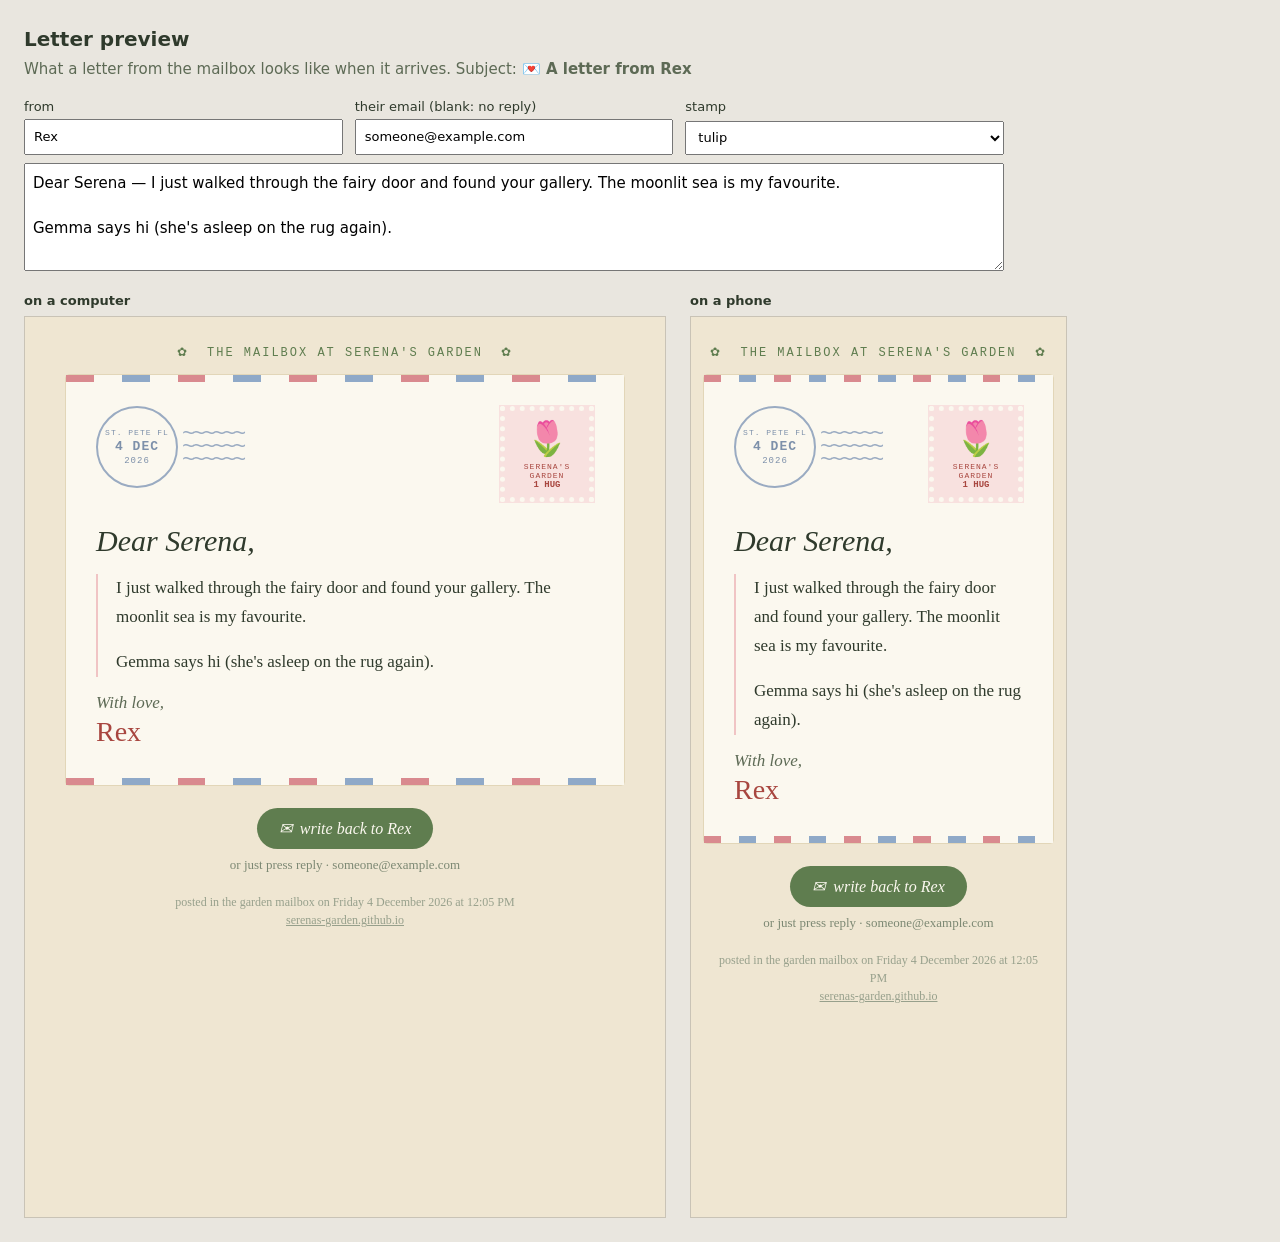
<file: tools/letter-preview.html>
<!doctype html>
<html lang="en">
<head>
<meta charset="utf-8">
<meta name="viewport" content="width=device-width, initial-scale=1">
<meta name="robots" content="noindex, nofollow">
<title>Letter preview · Serena's Garden</title>
<!-- A tool, not a page of the site: shows what a letter from the mailbox
     looks like in someone's inbox, using the same renderLetter() as the
     Apps Script (tools/mailbox-apps-script.js). Open it from a local server:
       python3 -m http.server 8777, then http://localhost:8777/tools/letter-preview.html
     Edit the letter below and the previews redraw. -->
<style>
  body { margin: 0; padding: 24px; font: 15px/1.5 system-ui, sans-serif; background: #e9e6df; color: #2f3a2c; }
  h1 { margin: 0 0 4px; font-size: 20px; }
  p { margin: 0 0 16px; color: #5d6a55; }
  form { display: grid; grid-template-columns: 1fr 1fr 1fr; gap: 8px 12px; max-width: 980px; margin-bottom: 20px; }
  label { display: grid; gap: 3px; font-size: 13px; }
  textarea { grid-column: 1 / -1; min-height: 90px; font: inherit; padding: 8px; }
  input, select { font: inherit; padding: 6px 8px; }
  .shots { display: flex; gap: 24px; align-items: flex-start; flex-wrap: wrap; }
  .shot b { display: block; margin-bottom: 6px; font-size: 13px; }
  .shot i { display: block; margin: 0 0 8px; font-style: normal; font-size: 13px; color: #5d6a55; }
  iframe { display: block; border: 1px solid #c9c3b6; background: #fff; }
</style>
</head>
<body>
<h1>Letter preview</h1>
<p>What a letter from the mailbox looks like when it arrives. Subject: <b data-subject></b></p>
<form data-form>
  <label>from <input name="name" value="Rex"></label>
  <label>their email (blank: no reply) <input name="email" value="someone@example.com"></label>
  <label>stamp
    <select name="stamp"><option>tulip</option><option>toadstool</option><option>moon</option><option>gemma</option></select>
  </label>
  <textarea name="message">Dear Serena — I just walked through the fairy door and found your gallery. The moonlit sea is my favourite.

Gemma says hi (she's asleep on the rug again).</textarea>
</form>
<div class="shots">
  <div class="shot"><b>on a computer</b><iframe data-wide width="640" height="900" title="The letter, wide"></iframe></div>
  <div class="shot"><b>on a phone</b><iframe data-narrow width="375" height="900" title="The letter, narrow"></iframe></div>
</div>
<script src="mailbox-apps-script.js"></script>
<script>
  (function () {
    var form = document.querySelector("[data-form]");
    // dates as the Apps Script writes them ("Saturday 24 October 2026 at 2:15 PM"), in St. Pete time
    function part(d, o) {
      o.timeZone = "America/New_York";
      return new Intl.DateTimeFormat("en-US", o).format(d);
    }
    function when(d) {
      return part(d, { weekday: "long" }) + " " + part(d, { day: "numeric" }) + " " + part(d, { month: "long" }) + " " +
        part(d, { year: "numeric" }) + " at " + part(d, { hour: "numeric", minute: "2-digit" });
    }
    function draw() {
      var now = new Date();
      var mail = renderLetter({
        name: form.elements.name.value || "Someone",
        email: form.elements.email.value.trim(),
        stamp: form.elements.stamp.value,
        message: form.elements.message.value.replace(/^Dear Serena[,—\s-]*/i, "") || "…",
        when: when(now),
        day: part(now, { day: "numeric" }) + " " + part(now, { month: "short" }).toUpperCase(),
        year: part(now, { year: "numeric" })
      });
      document.querySelector("[data-subject]").textContent = mail.subject;
      document.querySelector("[data-wide]").srcdoc = mail.html;
      document.querySelector("[data-narrow]").srcdoc = mail.html;
    }
    form.addEventListener("input", draw);
    draw();
  })();
</script>
</body>
</html>
</file>
<file: assets/style.css>
/* Fonts (Cormorant Garamond, Nunito, Pixelify Sans) load from <link> tags in
   each page's <head>, not @import, so they download in parallel with this file. */

/* =============================== tokens ===============================
   Day is a cottage in a sunlit garden; night is the same cottage with the
   forest dark outside and the lamps on. sky.js sets data-dark on <html> from
   the real sun, so the switch follows the visitor's actual evening. */

:root {
  --bg:        #f4efe2;  /* linen */
  --paper:     #fbf8ef;
  --wall:      #efe6d2;
  --ink:       #2f3a2c;  /* deep forest */
  --ink-soft:  #5d6a55;
  --ink-faint: #97a08c;
  --hairline:  #d9d2bd;

  /* four accents, spent deliberately */
  --moss:  #5f7d4f;
  --rose:  #d99a9e;
  --gold:  #d9a441;
  --berry: #a8463f;     /* toadstool red */

  /* fairy colours, used only by the tree door and the fairies:
     lilac (wisteria, wings) and fae (glowing mushrooms, fairy lights) */
  --lilac: #b29fd6;
  --fae:   #7fcdbd;
  --fae-glow: rgba(127, 205, 189, 0);   /* glow is off by day */
  --moss-deep: #44603d;
  --bark:      #7a5c45;
  --bark-dark: #56402f;

  --wood:      #a07850;
  --wood-dark: #7d5a3a;
  --wood-lite: #bf9668;
  --floor:     #b48a5e;
  --cork:      #c9a273;
  --glow:  rgba(240, 195, 94, 0);
  --lamp:  0;          /* 1 at night: fairy lights, candle, lantern glow */

  /* paper notes stay paper-coloured in both skies, so their ink is fixed */
  --note-ink:   #2f3a2c;
  --note-cream: #fbf3d9;
  --note-rose:  #f8e1df;
  --note-sage:  #e4ecd8;
  --note-sun:   #f6e7a6;

  --sky-top:    #a9cbe0;
  --sky-bottom: #e8f0e4;
  --treeline:   #4d6a43;
  --meadow:     #6f8f5a;

  /* the garden outside the door */
  --meadow-deep: #4f7342;
  --grass-base:  #3d6532;
  --grass-mid:   #5f8a48;
  --grass-tip:   #93bf6c;
  --hill-far:    #a7c0a0;
  --hill-mid:    #86a578;
  --path:        #dccaa4;
  --pebble:      #b9a888;
  --water-1:     #a6d0e6;
  --water-2:     #6aa2c6;
  --picket:      #fbf7ee;

  --display: "Cormorant Garamond", Georgia, serif;
  --body: "Nunito", system-ui, sans-serif;
  --pixel: "Pixelify Sans", ui-monospace, monospace;

  --radius: 14px;
  color-scheme: light;
}

:root[data-dark="true"] {
  --bg:        #172019;
  --paper:     #1f2a22;
  --wall:      #1b251e;
  --ink:       #ece6d6;
  --ink-soft:  #b9b8a5;
  --ink-faint: #7f8a78;
  --hairline:  #34423a;

  --moss:  #8fae7c;
  --rose:  #e3a9ad;
  --gold:  #f0c35e;
  --berry: #d0685f;

  --lilac: #c4b3ec;
  --fae:   #a4f2df;
  --fae-glow: rgba(164, 242, 223, .5);
  --moss-deep: #2c4229;
  --bark:      #5d4636;
  --bark-dark: #3d2e23;

  --wood:      #7d5f43;
  --wood-dark: #574231;
  --wood-lite: #93724f;
  --floor:     #4a3828;
  --cork:      #6e573e;
  --glow:  rgba(240, 195, 94, 0.18);
  --lamp:  1;

  --sky-top:    #0b1426;
  --sky-bottom: #1d2b3f;
  --treeline:   #0e1a12;
  --meadow:     #22331f;

  --meadow-deep: #142213;
  --grass-base:  #0d1a0d;
  --grass-mid:   #1d331c;
  --grass-tip:   #2f4c2b;
  --hill-far:    #1d2a36;
  --hill-mid:    #17251d;
  --path:        #3c3a31;
  --pebble:      #55524a;
  --water-1:     #1c3350;
  --water-2:     #0f1f33;
  --picket:      #b9b4a6;
  color-scheme: dark;
}

/* the window's sky, phase by phase */
:root[data-sky="dawn"],
:root[data-sky="nightfall"]   { --sky-top: #1a2340; --sky-bottom: #4a4a6e; }
:root[data-sky="first-light"],
:root[data-sky="twilight"]    { --sky-top: #3a4a78; --sky-bottom: #d79a8c; }
:root[data-sky="sunrise"],
:root[data-sky="sunset"]      { --sky-top: #8fb0d6; --sky-bottom: #f2c09a; }
:root[data-sky="morning"],
:root[data-sky="afternoon"]   { --sky-top: #9cc4e2; --sky-bottom: #eaf1df; }
:root[data-sky="midday"]      { --sky-top: #86bde3; --sky-bottom: #e4f0e6; }

/* the weather over St. Pete (weather.js sets data-weather) greys the sky */
:root[data-weather="overcast"],
:root[data-weather="fog"]      { --sky-top: #a8b4bf; --sky-bottom: #d8dcd6; }
:root[data-weather="rain"],
:root[data-weather="storm"],
:root[data-weather="snow"]     { --sky-top: #8794a0; --sky-bottom: #c0c7c6; }
:root[data-dark="true"][data-weather="overcast"],
:root[data-dark="true"][data-weather="fog"],
:root[data-dark="true"][data-weather="rain"],
:root[data-dark="true"][data-weather="storm"],
:root[data-dark="true"][data-weather="snow"] { --sky-top: #141a24; --sky-bottom: #27303b; }

/* ================================ base ================================ */

*, *::before, *::after { box-sizing: border-box; }

html { -webkit-text-size-adjust: 100%; }

body {
  margin: 0;
  min-height: 100vh;
  background: var(--wp-ground, var(--bg));
  color: var(--ink);
  font: 400 17px/1.6 var(--body);
}

/* Wallpaper: whichever one is on the walls (<html data-wp>, set by
   assets/wallpaper.js and picked with the sample fan on the home page).
   Each is drawn in CSS + one small inline SVG tile, so there's no picture to
   load; the patterns are generated into the block below. The kitchen and the
   gallery have wallpapers of their own (their more specific rules win). */
body::before {
  content: "";
  position: fixed;
  inset: 0;
  z-index: -1;
  pointer-events: none;
  background: var(--wp-img);
  opacity: var(--wp-op);
}

/* wallpapers:start (generated by tools/build_wallpapers.py; don't edit by hand) */
:root:not([data-wp]), [data-wp="garden"] {
  --wp-ground: var(--bg);
  --wp-op: .62;
  --wp-img: url("data:image/svg+xml,%3Csvg xmlns='http://www.w3.org/2000/svg' width='88' height='124' viewBox='0 0 88 124'%3E%3Cg fill='none' stroke='%238aa679' stroke-width='1.2' stroke-linecap='round'%3E%3Cpath d='M66 34q-1.5 9 0 17'/%3E%3Cpath d='M66 42q-5-1.5-7-7'/%3E%3Cpath d='M66 46q5-1.5 7-7'/%3E%3C/g%3E%3Ccircle cx='66' cy='32' r='2.4' fill='%23e2aeb0'/%3E%3Cg fill='none' stroke='%238aa679' stroke-width='1.2' stroke-linecap='round'%3E%3Cpath d='M22 96q-1.5 9 0 17'/%3E%3Cpath d='M22 104q-5-1.5-7-7'/%3E%3Cpath d='M22 108q5-1.5 7-7'/%3E%3C/g%3E%3Ccircle cx='22' cy='94' r='2.2' fill='%23e8cb7c'/%3E%3C/svg%3E") 0 0 / 88px 124px, repeating-linear-gradient(90deg, var(--wall) 0 44px, transparent 44px 88px) 0 0 / auto;
}
[data-dark="true"][data-wp="garden"], [data-dark="true"] [data-wp="garden"] { --wp-ground: var(--bg); --wp-op: .3; }
[data-wp="wildflower"] {
  --wp-ground: var(--bg);
  --wp-op: .78;
  --wp-img: url("data:image/svg+xml,%3Csvg xmlns='http://www.w3.org/2000/svg' width='132' height='132' viewBox='0 0 132 132'%3E%3Ccircle cx='22' cy='18.54' r='4.2' fill='%23eda9b0'/%3E%3Ccircle cx='27.19' cy='22.31' r='4.2' fill='%23eda9b0'/%3E%3Ccircle cx='25.21' cy='28.42' r='4.2' fill='%23eda9b0'/%3E%3Ccircle cx='18.79' cy='28.42' r='4.2' fill='%23eda9b0'/%3E%3Ccircle cx='16.81' cy='22.31' r='4.2' fill='%23eda9b0'/%3E%3Ccircle cx='22' cy='24' r='2.66' fill='%23f7d98a'/%3E%3Ccircle cx='72' cy='13.72' r='2.52' fill='%23a9bfe4'/%3E%3Ccircle cx='75.12' cy='15.99' r='2.52' fill='%23a9bfe4'/%3E%3Ccircle cx='73.93' cy='19.65' r='2.52' fill='%23a9bfe4'/%3E%3Ccircle cx='70.07' cy='19.65' r='2.52' fill='%23a9bfe4'/%3E%3Ccircle cx='68.88' cy='15.99' r='2.52' fill='%23a9bfe4'/%3E%3Ccircle cx='72' cy='17' r='1.6' fill='%23f3d36f'/%3E%3Cg transform='translate(104 36) rotate(20)'%3E%3Cpath d='M0 6 q0 -5 0 -9' fill='none' stroke='%23a6bd8e' stroke-width='1.1' stroke-linecap='round'/%3E%3Cellipse cx='-3.2' cy='-2' rx='3.4' ry='1.7' transform='rotate(-35 -3.2 -2)' fill='%23a6bd8e'/%3E%3Cellipse cx='3.2' cy='-4.5' rx='3.4' ry='1.7' transform='rotate(35 3.2 -4.5)' fill='%23a6bd8e'/%3E%3C/g%3E%3Cellipse cx='55' cy='57.6' rx='1.8' ry='4' transform='rotate(0 55 62)' fill='%23fffdf6' stroke='%23e2d6bd' stroke-width='.6'/%3E%3Cellipse cx='55' cy='57.6' rx='1.8' ry='4' transform='rotate(45 55 62)' fill='%23fffdf6' stroke='%23e2d6bd' stroke-width='.6'/%3E%3Cellipse cx='55' cy='57.6' rx='1.8' ry='4' transform='rotate(90 55 62)' fill='%23fffdf6' stroke='%23e2d6bd' stroke-width='.6'/%3E%3Cellipse cx='55' cy='57.6' rx='1.8' ry='4' transform='rotate(135 55 62)' fill='%23fffdf6' stroke='%23e2d6bd' stroke-width='.6'/%3E%3Cellipse cx='55' cy='57.6' rx='1.8' ry='4' transform='rotate(180 55 62)' fill='%23fffdf6' stroke='%23e2d6bd' stroke-width='.6'/%3E%3Cellipse cx='55' cy='57.6' rx='1.8' ry='4' transform='rotate(225 55 62)' fill='%23fffdf6' stroke='%23e2d6bd' stroke-width='.6'/%3E%3Cellipse cx='55' cy='57.6' rx='1.8' ry='4' transform='rotate(270 55 62)' fill='%23fffdf6' stroke='%23e2d6bd' stroke-width='.6'/%3E%3Cellipse cx='55' cy='57.6' rx='1.8' ry='4' transform='rotate(315 55 62)' fill='%23fffdf6' stroke='%23e2d6bd' stroke-width='.6'/%3E%3Ccircle cx='55' cy='62' r='2.4' fill='%23eec45c'/%3E%3Cg transform='translate(15 62) rotate(-32)'%3E%3Cpath d='M0 6 q0 -5 0 -9' fill='none' stroke='%23a6bd8e' stroke-width='1.1' stroke-linecap='round'/%3E%3Cellipse cx='-3.2' cy='-2' rx='3.4' ry='1.7' transform='rotate(-35 -3.2 -2)' fill='%23a6bd8e'/%3E%3Cellipse cx='3.2' cy='-4.5' rx='3.4' ry='1.7' transform='rotate(35 3.2 -4.5)' fill='%23a6bd8e'/%3E%3C/g%3E%3Cg transform='translate(112 84) rotate(10)'%3E%3Cpath d='M0 12 q-1 -6 0 -10' fill='none' stroke='%239db586' stroke-width='1.3' stroke-linecap='round'/%3E%3Cpath d='M0 8 q-5 -1 -6 -6 q4 0 6 6' fill='%23a6bd8e'/%3E%3Cpath d='M-4 -6 q0 6 4 6 q4 0 4 -6 l-2 2 l-2 -4 l-2 4 z' fill='%23ea9580'/%3E%3C/g%3E%3Ccircle cx='28' cy='97.79' r='3.24' fill='%23c9b7e8'/%3E%3Ccircle cx='32.01' cy='100.7' r='3.24' fill='%23c9b7e8'/%3E%3Ccircle cx='30.48' cy='105.41' r='3.24' fill='%23c9b7e8'/%3E%3Ccircle cx='25.52' cy='105.41' r='3.24' fill='%23c9b7e8'/%3E%3Ccircle cx='23.99' cy='100.7' r='3.24' fill='%23c9b7e8'/%3E%3Ccircle cx='28' cy='102' r='2.05' fill='%23f3d36f'/%3E%3Cg transform='translate(68 98) rotate(58)'%3E%3Cpath d='M0 6 q0 -5 0 -9' fill='none' stroke='%23a6bd8e' stroke-width='1.1' stroke-linecap='round'/%3E%3Cellipse cx='-3.2' cy='-2' rx='3.4' ry='1.7' transform='rotate(-35 -3.2 -2)' fill='%23a6bd8e'/%3E%3Cellipse cx='3.2' cy='-4.5' rx='3.4' ry='1.7' transform='rotate(35 3.2 -4.5)' fill='%23a6bd8e'/%3E%3C/g%3E%3Ccircle cx='86' cy='116.72' r='2.52' fill='%23a9bfe4'/%3E%3Ccircle cx='89.12' cy='118.99' r='2.52' fill='%23a9bfe4'/%3E%3Ccircle cx='87.93' cy='122.65' r='2.52' fill='%23a9bfe4'/%3E%3Ccircle cx='84.07' cy='122.65' r='2.52' fill='%23a9bfe4'/%3E%3Ccircle cx='82.88' cy='118.99' r='2.52' fill='%23a9bfe4'/%3E%3Ccircle cx='86' cy='120' r='1.6' fill='%23f3d36f'/%3E%3Ccircle cx='118' cy='119.04' r='2.28' fill='%23f2b9a6'/%3E%3Ccircle cx='120.82' cy='121.08' r='2.28' fill='%23f2b9a6'/%3E%3Ccircle cx='119.74' cy='124.4' r='2.28' fill='%23f2b9a6'/%3E%3Ccircle cx='116.26' cy='124.4' r='2.28' fill='%23f2b9a6'/%3E%3Ccircle cx='115.18' cy='121.08' r='2.28' fill='%23f2b9a6'/%3E%3Ccircle cx='118' cy='122' r='1.44' fill='%23f7d98a'/%3E%3Ccircle cx='44' cy='38' r='1.2' fill='%23e7c56a'/%3E%3Ccircle cx='118' cy='10' r='1.1' fill='%23e7c56a'/%3E%3Ccircle cx='8' cy='124' r='1.2' fill='%23eda9b0'/%3E%3Ccircle cx='96' cy='54' r='1.1' fill='%23a9bfe4'/%3E%3Ccircle cx='40' cy='128' r='1' fill='%23e7c56a'/%3E%3Ccircle cx='124' cy='58' r='1.2' fill='%23eda9b0'/%3E%3C/svg%3E") 0 0 / 132px 132px;
}
[data-dark="true"][data-wp="wildflower"], [data-dark="true"] [data-wp="wildflower"] { --wp-ground: var(--bg); --wp-op: .22; }
[data-wp="woodland"] {
  --wp-ground: #eef0e2;
  --wp-op: .8;
  --wp-img: url("data:image/svg+xml,%3Csvg xmlns='http://www.w3.org/2000/svg' width='200' height='200' viewBox='0 0 200 200'%3E%3Cg transform='translate(40 52) scale(1.15)'%3E%3Cpath d='M-3.6 0 C-4 5 -4.4 9 -5 12 H5 C4.4 9 4 5 3.6 0 Z' fill='%23f7f0e0' stroke='%23bfae90' stroke-width='.9'/%3E%3Cpath d='M-12 1 C-12 -8 -6 -13 0 -13 C6 -13 12 -8 12 1 C6 3 -6 3 -12 1 Z' fill='%23d36b60'/%3E%3Cg fill='%23fff8ec'%3E%3Ccircle cx='-5.5' cy='-6' r='1.9'/%3E%3Ccircle cx='2' cy='-9' r='1.5'/%3E%3Ccircle cx='6.5' cy='-3.5' r='1.7'/%3E%3Ccircle cx='-1' cy='-2.5' r='1.1'/%3E%3C/g%3E%3Cpath d='M-9 12.5 q9 -2.5 18 0' fill='none' stroke='%23a6bd8e' stroke-width='1.3' stroke-linecap='round'/%3E%3C/g%3E%3Cg transform='translate(150 38) rotate(24)'%3E%3Cpath d='M0 18 C1 6 0 -6 -3 -18' fill='none' stroke='%2393b07f' stroke-width='1.3' stroke-linecap='round'/%3E%3Cellipse cx='-3.88' cy='13' rx='5.6' ry='2.02' transform='rotate(-40 -3.88 13)' fill='%2393b07f'/%3E%3Cellipse cx='5.08' cy='11.8' rx='5.6' ry='2.02' transform='rotate(40 5.08 11.8)' fill='%2393b07f'/%3E%3Cellipse cx='-3.93' cy='8.71' rx='5.09' ry='1.83' transform='rotate(-40 -3.93 8.71)' fill='%2393b07f'/%3E%3Cellipse cx='4.21' cy='7.51' rx='5.09' ry='1.83' transform='rotate(40 4.21 7.51)' fill='%2393b07f'/%3E%3Cellipse cx='-3.97' cy='4.43' rx='4.57' ry='1.65' transform='rotate(-40 -3.97 4.43)' fill='%2393b07f'/%3E%3Cellipse cx='3.34' cy='3.23' rx='4.57' ry='1.65' transform='rotate(40 3.34 3.23)' fill='%2393b07f'/%3E%3Cellipse cx='-4.02' cy='0.14' rx='4.06' ry='1.46' transform='rotate(-40 -4.02 0.14)' fill='%2393b07f'/%3E%3Cellipse cx='2.47' cy='-1.06' rx='4.06' ry='1.46' transform='rotate(40 2.47 -1.06)' fill='%2393b07f'/%3E%3Cellipse cx='-4.06' cy='-4.14' rx='3.54' ry='1.28' transform='rotate(-40 -4.06 -4.14)' fill='%2393b07f'/%3E%3Cellipse cx='1.61' cy='-5.34' rx='3.54' ry='1.28' transform='rotate(40 1.61 -5.34)' fill='%2393b07f'/%3E%3Cellipse cx='-4.11' cy='-8.43' rx='3.03' ry='1.09' transform='rotate(-40 -4.11 -8.43)' fill='%2393b07f'/%3E%3Cellipse cx='0.74' cy='-9.63' rx='3.03' ry='1.09' transform='rotate(40 0.74 -9.63)' fill='%2393b07f'/%3E%3Cellipse cx='-4.15' cy='-12.71' rx='2.51' ry='0.91' transform='rotate(-40 -4.15 -12.71)' fill='%2393b07f'/%3E%3Cellipse cx='-0.13' cy='-13.91' rx='2.51' ry='0.91' transform='rotate(40 -0.13 -13.91)' fill='%2393b07f'/%3E%3C/g%3E%3Cg transform='translate(100 24) rotate(-12)'%3E%3Cpath d='M0 0 q1 5 3 8' fill='none' stroke='%23a9c094' stroke-width='1.1' stroke-linecap='round'/%3E%3Ccircle cx='0' cy='-3.2' r='2.8' fill='%23a9c094'/%3E%3Ccircle cx='-3' cy='0.6' r='2.8' fill='%23a9c094'/%3E%3Ccircle cx='3' cy='0.6' r='2.8' fill='%23a9c094'/%3E%3C/g%3E%3Cg transform='translate(98 92) rotate(-18)'%3E%3Cpath d='M-5 -1 C-5 6 -2 10 0 11 C2 10 5 6 5 -1 Z' fill='%23cf9f66'/%3E%3Cpath d='M-6.5 -1 C-6.5 -6 6.5 -6 6.5 -1 C4 0.6 -4 0.6 -6.5 -1 Z' fill='%239a734e'/%3E%3Cpath d='M-4 -3.2 h8 M-3 -1.4 h6' stroke='%237d5a3a' stroke-width='.6'/%3E%3Cpath d='M0 -5.5 q.6 -2.6 2.4 -3.4' fill='none' stroke='%237d5a3a' stroke-width='1.2' stroke-linecap='round'/%3E%3Cpath d='M-2.5 3 q0 4 2 6' fill='none' stroke='%23e7c393' stroke-width='1' stroke-linecap='round'/%3E%3C/g%3E%3Cg transform='translate(150 132) scale(0.78)'%3E%3Cpath d='M-3.6 0 C-4 5 -4.4 9 -5 12 H5 C4.4 9 4 5 3.6 0 Z' fill='%23f7f0e0' stroke='%23bfae90' stroke-width='.9'/%3E%3Cpath d='M-12 1 C-12 -8 -6 -13 0 -13 C6 -13 12 -8 12 1 C6 3 -6 3 -12 1 Z' fill='%23e08a6e'/%3E%3Cg fill='%23fff8ec'%3E%3Ccircle cx='-5.5' cy='-6' r='1.9'/%3E%3Ccircle cx='2' cy='-9' r='1.5'/%3E%3Ccircle cx='6.5' cy='-3.5' r='1.7'/%3E%3Ccircle cx='-1' cy='-2.5' r='1.1'/%3E%3C/g%3E%3Cpath d='M-9 12.5 q9 -2.5 18 0' fill='none' stroke='%23a6bd8e' stroke-width='1.3' stroke-linecap='round'/%3E%3C/g%3E%3Cg transform='translate(30 150) rotate(-14)'%3E%3Cpath d='M0 18 C1 6 0 -6 -3 -18' fill='none' stroke='%23a3bd8f' stroke-width='1.3' stroke-linecap='round'/%3E%3Cellipse cx='-3.88' cy='13' rx='5.6' ry='2.02' transform='rotate(-40 -3.88 13)' fill='%23a3bd8f'/%3E%3Cellipse cx='5.08' cy='11.8' rx='5.6' ry='2.02' transform='rotate(40 5.08 11.8)' fill='%23a3bd8f'/%3E%3Cellipse cx='-3.93' cy='8.71' rx='5.09' ry='1.83' transform='rotate(-40 -3.93 8.71)' fill='%23a3bd8f'/%3E%3Cellipse cx='4.21' cy='7.51' rx='5.09' ry='1.83' transform='rotate(40 4.21 7.51)' fill='%23a3bd8f'/%3E%3Cellipse cx='-3.97' cy='4.43' rx='4.57' ry='1.65' transform='rotate(-40 -3.97 4.43)' fill='%23a3bd8f'/%3E%3Cellipse cx='3.34' cy='3.23' rx='4.57' ry='1.65' transform='rotate(40 3.34 3.23)' fill='%23a3bd8f'/%3E%3Cellipse cx='-4.02' cy='0.14' rx='4.06' ry='1.46' transform='rotate(-40 -4.02 0.14)' fill='%23a3bd8f'/%3E%3Cellipse cx='2.47' cy='-1.06' rx='4.06' ry='1.46' transform='rotate(40 2.47 -1.06)' fill='%23a3bd8f'/%3E%3Cellipse cx='-4.06' cy='-4.14' rx='3.54' ry='1.28' transform='rotate(-40 -4.06 -4.14)' fill='%23a3bd8f'/%3E%3Cellipse cx='1.61' cy='-5.34' rx='3.54' ry='1.28' transform='rotate(40 1.61 -5.34)' fill='%23a3bd8f'/%3E%3Cellipse cx='-4.11' cy='-8.43' rx='3.03' ry='1.09' transform='rotate(-40 -4.11 -8.43)' fill='%23a3bd8f'/%3E%3Cellipse cx='0.74' cy='-9.63' rx='3.03' ry='1.09' transform='rotate(40 0.74 -9.63)' fill='%23a3bd8f'/%3E%3Cellipse cx='-4.15' cy='-12.71' rx='2.51' ry='0.91' transform='rotate(-40 -4.15 -12.71)' fill='%23a3bd8f'/%3E%3Cellipse cx='-0.13' cy='-13.91' rx='2.51' ry='0.91' transform='rotate(40 -0.13 -13.91)' fill='%23a3bd8f'/%3E%3C/g%3E%3Cg transform='translate(92 176)'%3E%3Cpath d='M-6 0 v-6 h3 v6 Z M3 0 v-4 h2.4 v4 Z' fill='%23f4ead6'/%3E%3Cpath d='M-10 -5 q5.5 -9 11 0 Z' fill='%23c9a079'/%3E%3Cpath d='M0 -3.6 q4.2 -6.5 8.4 0 Z' fill='%23d8b48a'/%3E%3Cpath d='M-11 1 q11 -2.5 21 0' fill='none' stroke='%23a6bd8e' stroke-width='1.2' stroke-linecap='round'/%3E%3C/g%3E%3Cg transform='translate(66 124)'%3E%3Cpath d='M-12 6 C-12 3 -4 2.5 4 3 C8 3 10 0 10 -3 L11 -6 M10 -3 L13 -5' fill='none' stroke='%23c9bc9c' stroke-width='3' stroke-linecap='round'/%3E%3Cpath d='M10 -3 L11 -6.5 M10 -3 L13.4 -5.2' stroke='%23b5a684' stroke-width='1' stroke-linecap='round'/%3E%3Ccircle cx='-2' cy='-2' r='7' fill='%23e7b98d'/%3E%3Cpath d='M-2 -2 m-4.5 0 a4.5 4.5 0 1 1 4.5 4.5 a3 3 0 1 1 -3 -3 a1.5 1.5 0 1 1 1.5 1.5' fill='none' stroke='%23b98a5e' stroke-width='1.1' stroke-linecap='round'/%3E%3C/g%3E%3Cg transform='translate(178 86) rotate(30)'%3E%3Cpath d='M0 0 q1 5 3 8' fill='none' stroke='%23b6c9a2' stroke-width='1.1' stroke-linecap='round'/%3E%3Ccircle cx='0' cy='-3.2' r='2.8' fill='%23b6c9a2'/%3E%3Ccircle cx='-3' cy='0.6' r='2.8' fill='%23b6c9a2'/%3E%3Ccircle cx='3' cy='0.6' r='2.8' fill='%23b6c9a2'/%3E%3C/g%3E%3Cg transform='translate(180 182) rotate(24)'%3E%3Cpath d='M-5 -1 C-5 6 -2 10 0 11 C2 10 5 6 5 -1 Z' fill='%23cf9f66'/%3E%3Cpath d='M-6.5 -1 C-6.5 -6 6.5 -6 6.5 -1 C4 0.6 -4 0.6 -6.5 -1 Z' fill='%239a734e'/%3E%3Cpath d='M-4 -3.2 h8 M-3 -1.4 h6' stroke='%237d5a3a' stroke-width='.6'/%3E%3Cpath d='M0 -5.5 q.6 -2.6 2.4 -3.4' fill='none' stroke='%237d5a3a' stroke-width='1.2' stroke-linecap='round'/%3E%3Cpath d='M-2.5 3 q0 4 2 6' fill='none' stroke='%23e7c393' stroke-width='1' stroke-linecap='round'/%3E%3C/g%3E%3Cg transform='translate(14 96) rotate(-40)'%3E%3Cpath d='M0 0 q1 5 3 8' fill='none' stroke='%23b6c9a2' stroke-width='1.1' stroke-linecap='round'/%3E%3Ccircle cx='0' cy='-3.2' r='2.8' fill='%23b6c9a2'/%3E%3Ccircle cx='-3' cy='0.6' r='2.8' fill='%23b6c9a2'/%3E%3Ccircle cx='3' cy='0.6' r='2.8' fill='%23b6c9a2'/%3E%3C/g%3E%3Ccircle cx='72' cy='52' r='1.5' fill='%23bccba7'/%3E%3Ccircle cx='77' cy='58' r='1' fill='%23bccba7'/%3E%3Ccircle cx='128' cy='66' r='1.3' fill='%23d9a79c'/%3E%3Ccircle cx='14' cy='18' r='1.2' fill='%23bccba7'/%3E%3Ccircle cx='186' cy='12' r='1.4' fill='%23d9a79c'/%3E%3Ccircle cx='124' cy='186' r='1.2' fill='%23bccba7'/%3E%3Ccircle cx='52' cy='92' r='1.1' fill='%23d9a79c'/%3E%3Ccircle cx='176' cy='160' r='1.1' fill='%23bccba7'/%3E%3C/svg%3E") 0 0 / 200px 200px;
}
[data-dark="true"][data-wp="woodland"], [data-dark="true"] [data-wp="woodland"] { --wp-ground: #152018; --wp-op: .24; }
[data-wp="gingham"] {
  --wp-ground: var(--bg);
  --wp-op: .62;
  --wp-img: repeating-linear-gradient(0deg, rgba(222, 146, 156, .34) 0 13px, transparent 13px 26px) 0 0 / auto, repeating-linear-gradient(90deg, rgba(222, 146, 156, .34) 0 13px, transparent 13px 26px) 0 0 / auto;
}
[data-dark="true"][data-wp="gingham"], [data-dark="true"] [data-wp="gingham"] { --wp-ground: #211a1d; --wp-op: .36; }
[data-wp="wisteria"] {
  --wp-ground: #f6f1e6;
  --wp-op: .78;
  --wp-img: url("data:image/svg+xml,%3Csvg xmlns='http://www.w3.org/2000/svg' width='104' height='104' viewBox='0 0 104 104'%3E%3Cg stroke-linecap='round'%3E%3Cpath d='M0 0 L104 104 M104 0 L0 104' stroke='%23cdb995' stroke-width='2.2'/%3E%3Cpath d='M0 0 L104 104 M104 0 L0 104' stroke='%23efe2c4' stroke-width='.7' transform='translate(-.7 -.7)'/%3E%3C/g%3E%3Ccircle cx='47.4' cy='54' r='3.4' fill='%23a58fd6'/%3E%3Ccircle cx='52' cy='54' r='4.2' fill='%23a58fd6'/%3E%3Ccircle cx='56.6' cy='54' r='3.4' fill='%23a58fd6'/%3E%3Ccircle cx='49.4' cy='61' r='3.4' fill='%23b49fe0'/%3E%3Ccircle cx='54.6' cy='61' r='3.4' fill='%23b49fe0'/%3E%3Ccircle cx='48.6' cy='67' r='2.9' fill='%23c2b0e8'/%3E%3Ccircle cx='52.8' cy='67' r='3.1' fill='%23c2b0e8'/%3E%3Ccircle cx='56' cy='67' r='2.4' fill='%23c2b0e8'/%3E%3Ccircle cx='50.4' cy='73' r='2.8' fill='%23cbbcec'/%3E%3Ccircle cx='54.6' cy='73' r='2.5' fill='%23cbbcec'/%3E%3Ccircle cx='52' cy='79' r='2.6' fill='%23d6c9f1'/%3E%3Ccircle cx='48.8' cy='79' r='1.9' fill='%23d6c9f1'/%3E%3Ccircle cx='53' cy='84' r='2.1' fill='%23ddd3f4'/%3E%3Ccircle cx='51.6' cy='88.5' r='1.7' fill='%23e4dcf6'/%3E%3Ccircle cx='52.4' cy='92' r='1.2' fill='%23ebe5f8'/%3E%3Cellipse cx='45' cy='51' rx='5.6' ry='2.4' transform='rotate(-28 45 51)' fill='%239fb88a'/%3E%3Cellipse cx='59' cy='50.5' rx='5.6' ry='2.4' transform='rotate(28 59 50.5)' fill='%23a8c094'/%3E%3Cg transform='translate(22 26) rotate(135)'%3E%3Cpath d='M0 6 q0 -5 0 -9' fill='none' stroke='%23a8c094' stroke-width='1.1' stroke-linecap='round'/%3E%3Cellipse cx='-3.2' cy='-2' rx='3.4' ry='1.7' transform='rotate(-35 -3.2 -2)' fill='%23a8c094'/%3E%3Cellipse cx='3.2' cy='-4.5' rx='3.4' ry='1.7' transform='rotate(35 3.2 -4.5)' fill='%23a8c094'/%3E%3C/g%3E%3Cg transform='translate(82 26) rotate(-135)'%3E%3Cpath d='M0 6 q0 -5 0 -9' fill='none' stroke='%23a8c094' stroke-width='1.1' stroke-linecap='round'/%3E%3Cellipse cx='-3.2' cy='-2' rx='3.4' ry='1.7' transform='rotate(-35 -3.2 -2)' fill='%23a8c094'/%3E%3Cellipse cx='3.2' cy='-4.5' rx='3.4' ry='1.7' transform='rotate(35 3.2 -4.5)' fill='%23a8c094'/%3E%3C/g%3E%3C/svg%3E") 0 0 / 104px 104px;
}
[data-dark="true"][data-wp="wisteria"], [data-dark="true"] [data-wp="wisteria"] { --wp-ground: var(--bg); --wp-op: .24; }
[data-wp="moonlit"] {
  --wp-ground: #eceaf5;
  --wp-op: .85;
  --wp-img: url("data:image/svg+xml,%3Csvg xmlns='http://www.w3.org/2000/svg' width='150' height='150' viewBox='0 0 150 150'%3E%3Cpath transform='translate(38 42) rotate(-24)' d='M0 -12 A12 12 0 1 0 0 12 A6.96 12 0 1 1 0 -12 Z' fill='%23e8c46c'/%3E%3Cpath transform='translate(112 108) rotate(32)' d='M0 -8 A8 8 0 1 0 0 8 A4.64 8 0 1 1 0 -8 Z' fill='%23e8c46c'/%3E%3Cpath transform='translate(104 30)' d='M0 -6 Q0 0 4.68 0 Q0 0 0 6 Q0 0 -4.68 0 Q0 0 0 -6 Z' fill='%23e9c874'/%3E%3Cpath transform='translate(30 112)' d='M0 -5 Q0 0 3.9 0 Q0 0 0 5 Q0 0 -3.9 0 Q0 0 0 -5 Z' fill='%23e9c874'/%3E%3Cpath transform='translate(74 78)' d='M0 -3.4 Q0 0 2.65 0 Q0 0 0 3.4 Q0 0 -2.65 0 Q0 0 0 -3.4 Z' fill='%23c9c2ea'/%3E%3Cpath transform='translate(138 64)' d='M0 -3 Q0 0 2.34 0 Q0 0 0 3 Q0 0 -2.34 0 Q0 0 0 -3 Z' fill='%23c9c2ea'/%3E%3Cpath transform='translate(66 138)' d='M0 -3.2 Q0 0 2.5 0 Q0 0 0 3.2 Q0 0 -2.5 0 Q0 0 0 -3.2 Z' fill='%23e9c874'/%3E%3Cpath transform='translate(132 26) rotate(70)' d='M0 -4.6 A4.6 4.6 0 1 0 0 4.6 A2.67 4.6 0 1 1 0 -4.6 Z' fill='%23e8c46c'/%3E%3Ccircle cx='64' cy='20' r='1.3' fill='%23c9c2ea'/%3E%3Ccircle cx='12' cy='76' r='1.2' fill='%23c9c2ea'/%3E%3Ccircle cx='92' cy='142' r='1.1' fill='%23e9c874'/%3E%3Ccircle cx='124' cy='10' r='1.2' fill='%23e9c874'/%3E%3Ccircle cx='140' cy='132' r='1.3' fill='%23c9c2ea'/%3E%3Ccircle cx='48' cy='96' r='1' fill='%23e9c874'/%3E%3Ccircle cx='100' cy='64' r='1' fill='%23c9c2ea'/%3E%3C/svg%3E") 0 0 / 150px 150px;
}
[data-dark="true"][data-wp="moonlit"], [data-dark="true"] [data-wp="moonlit"] { --wp-ground: #131826; --wp-op: .6; }
/* wallpapers:end */

a { color: inherit; }
main:focus { outline: none; }

a:focus-visible, button:focus-visible {
  outline: 2px dashed var(--berry);
  outline-offset: 4px;
  border-radius: 6px;
}

.wrap {
  width: min(1040px, 100% - 32px);
  margin-inline: auto;
}

.eyebrow {
  font: 500 13px/1.2 var(--pixel);
  letter-spacing: .06em;
  text-transform: lowercase;
  color: var(--moss);
}

h1, h2, h3 {
  font-family: var(--display);
  font-weight: 600;
  line-height: 1.05;
  margin: 0;
}

.visually-hidden {
  position: absolute !important;
  width: 1px; height: 1px;
  overflow: hidden;
  clip: rect(0 0 0 0);
  white-space: nowrap;
}

/* ============================== the door ==============================
   The first thing a visitor sees on index.html. Clicking it swings the door
   open onto the cottage. Remembered for the browser session, so it greets
   you once and then gets out of the way. */

.door-intro {
  position: fixed;
  inset: 0;
  z-index: 50;
  overflow: hidden;
  background:
    radial-gradient(ellipse at 50% 85%, var(--glow), transparent 60%),
    linear-gradient(var(--sky-top), var(--sky-bottom));
  /* The scene is drawn in a 1600x1000 box; --s is one scene unit in pixels.
     It covers the screen on landscape screens, but never shows less than
     760 units of width, so a phone still sees garden either side of the
     door (the sky gradient fills in above). --ds sizes the door: the same as
     the scene, unless the screen is too short for the door and its sign. */
  --s: max(calc(100vw / 1600), min(calc(100vh / 1000), calc(100vw / 760)));
  --ds: min(var(--s), calc((100vh - var(--s) * 118 - 96px) / 383));
}
.door-intro[hidden] { display: none; }
.door-intro.is-gone { opacity: 0; visibility: hidden; }

.door-intro__inner { /* stands the door tree at (800, 882) in the scene */
  position: absolute;
  left: 50%;
  bottom: calc(var(--s) * 118);
  z-index: 3;
  display: grid;
  justify-items: center;
  gap: 10px;
  text-align: center;
  transform: translateX(-50%);
}
.door-intro__inner p { margin: 0; }

.door-sign {
  position: relative;
  z-index: 1;
  padding: 8px 22px 10px;
  font: italic 500 clamp(28px, 5.6vw, 44px)/1 var(--display);
  color: var(--ink);
  background: var(--paper);
  border: 3px solid var(--bark-dark);
  border-radius: 20px 14px 18px 12px / 14px 18px 12px 20px;
  box-shadow: 0 10px 18px -10px rgba(0, 0, 0, .55);
}
/* the tree door: fairy lights on the arch and in the canopy, glowing mushrooms */
.arch-light { fill: var(--c); opacity: .8; }
:root[data-dark="true"] .arch-light { opacity: 1; filter: drop-shadow(0 0 3px var(--c)); }
.f-lilac { fill: var(--lilac); }
.shroom-cap { fill: var(--fae); stroke: var(--moss-deep); stroke-width: 1.2; }
:root:not([data-dark="true"]) .shroom-cap { fill: #9fc9bf; }
.shroom-glow { fill: var(--fae-glow); opacity: .5; }

.door-btn {
  border: 0;
  padding: 0;
  background: none;
  cursor: pointer;
  perspective: 900px;
}
/* sized from --ds, so the door and its sign always fit on short screens */
.door-btn svg { width: calc(var(--ds) * 460); height: auto; display: block; overflow: visible; }
.lantern-glow { fill: var(--gold); opacity: calc(.15 + var(--lamp) * .5); }
.door-panel { transform-origin: 0% 50%; transform-box: fill-box; }
.door-glow  { fill: var(--gold); opacity: .85; }

.door-hint {
  position: absolute;
  top: calc(100% + 10px);
  left: 50%;
  transform: translateX(-50%);
  white-space: nowrap;
  font: 400 14px/1.3 var(--pixel);
  color: #fbf6ea;
  background: rgba(31, 42, 34, .62);
  padding: 6px 12px;
  border-radius: 999px;
}
.door-hint--tap { display: none; }
@media (hover: none) {
  .door-hint--point { display: none; }
  .door-hint--tap { display: inline; }
}

/* ----- the weather layers: rain, lightning, fog, snow. Used in the garden
   outside and inside the cottage window; shown by data-weather. ----- */
.weather-fx { position: absolute; inset: 0; z-index: 2; overflow: hidden; pointer-events: none; }
.window .weather-fx { z-index: 1; border-radius: inherit; }
.weather-fx > span { position: absolute; inset: 0; display: none; }
:root[data-weather="rain"] .fx-rain,
:root[data-weather="storm"] .fx-rain { display: block; }
:root[data-weather="storm"] .fx-flash { display: block; }
:root[data-weather="fog"] .fx-fog { display: block; }
:root[data-weather="snow"] .fx-snow { display: block; }
.fx-rain { background: url("data:image/svg+xml,%3Csvg xmlns='http://www.w3.org/2000/svg' width='80' height='140'%3E%3Cg stroke='rgba(214,228,242,.6)' stroke-width='1.3' stroke-linecap='round'%3E%3Cpath d='M10 6 l-3 16'/%3E%3Cpath d='M44 40 l-3 16'/%3E%3Cpath d='M70 12 l-3 16'/%3E%3Cpath d='M24 78 l-3 16'/%3E%3Cpath d='M58 98 l-3 16'/%3E%3Cpath d='M6 118 l-3 16'/%3E%3Cpath d='M38 128 l-3 16'/%3E%3C/g%3E%3C/svg%3E") 0 0 / 80px 140px; opacity: .85; }
.fx-rain--near { background-size: 120px 210px; opacity: .55; }
.fx-flash { background: #fff; opacity: 0; }
.fx-fog { background: linear-gradient(transparent 32%, rgba(236, 239, 241, .6) 56%, rgba(236, 239, 241, .42) 76%, transparent); }
:root[data-dark="true"] .fx-fog { background: linear-gradient(transparent 32%, rgba(150, 165, 190, .26) 56%, rgba(150, 165, 190, .18) 76%, transparent); }
.fx-snow { background: url("data:image/svg+xml,%3Csvg xmlns='http://www.w3.org/2000/svg' width='90' height='120'%3E%3Cg fill='rgba(255,255,255,.85)'%3E%3Ccircle cx='12' cy='14' r='2'/%3E%3Ccircle cx='54' cy='40' r='1.6'/%3E%3Ccircle cx='78' cy='10' r='2.2'/%3E%3Ccircle cx='30' cy='70' r='1.8'/%3E%3Ccircle cx='66' cy='92' r='2'/%3E%3Ccircle cx='8' cy='104' r='1.5'/%3E%3C/g%3E%3C/svg%3E") 0 0 / 90px 120px; }

/* ----- the garden outside: everything in the door-scene svg ----- */
.door-scene {
  position: absolute;
  left: 50%;
  bottom: 0;
  width: calc(var(--s) * 1600);
  height: calc(var(--s) * 1000);
  display: block;
  transform: translateX(-50%);
}
/* The garden is two layers with Gemma between them (z-index 1): the front
   one has the nearest flowers, the bunnies, butterflies, grass, the night
   veil and the lightning bugs. Then the door tree (3), her butterfly (4) and
   the weather (5). */
.door-scene--front { z-index: 2; pointer-events: none; }
.door-intro > .weather-fx { z-index: 5; }
/* stars over the whole sky at night, for screens taller than the scene */
.door-intro::before {
  content: "";
  position: absolute;
  inset: 0;
  opacity: 0;
  pointer-events: none;
  background:
    radial-gradient(circle at 20% 30%, #fdf6df 0 1px, transparent 1.6px) 0 0 / 170px 150px,
    radial-gradient(circle at 70% 60%, #fdf6df 0 1.2px, transparent 1.8px) 40px 70px / 230px 190px,
    radial-gradient(circle at 40% 80%, #fdf6df 0 .9px, transparent 1.4px) 90px 20px / 130px 170px;
}
:root[data-dark="true"] .door-intro::before { opacity: .8; }
.door-sky { display: none; }
@media (max-aspect-ratio: 4/5) {
  .door-sky { display: block; position: absolute; inset: 0; pointer-events: none; }
}
.sky-sun {
  position: absolute;
  top: 7%; left: 12%;
  width: 70px; height: 70px;
  border-radius: 50%;
  background: #fff3c4;
  box-shadow: 0 0 40px 22px rgba(255, 233, 168, .55);
}
.sky-cloud {
  position: absolute;
  width: 96px; height: 26px;
  border-radius: 20px;
  background: #fff;
  opacity: .85;
}
.sky-cloud::before, .sky-cloud::after {
  content: "";
  position: absolute;
  border-radius: 50%;
  background: #fff;
}
.sky-cloud::before { width: 44px; height: 38px; left: 14px; top: -20px; }
.sky-cloud::after  { width: 36px; height: 30px; left: 46px; top: -14px; }
.sky-cloud--1 { top: 16%; left: 58%; }
.sky-cloud--2 { top: 27%; left: 6%; transform: scale(.75); }
.sky-moon { position: absolute; top: 7%; right: 12%; width: 64px; height: 64px; display: none; }
:root[data-dark="true"] .sky-moon { display: block; }
:root[data-dark="true"] .sky-sun,
:root[data-dark="true"] .sky-cloud { display: none; }
.ds-ink { stroke: var(--ink); stroke-width: 1.6; stroke-linejoin: round; }
.ds-sun-disc { fill: #fff3c4; }
.ds-moon-dark { fill: rgba(253, 246, 223, .12); }
.ds-stars circle { fill: #fdf6df; }
.ds-clouds ellipse { fill: #fff; opacity: .85; }
.ds-path { fill: var(--path); stroke: rgba(0, 0, 0, .12); stroke-width: 2; }
.ds-pebbles ellipse { fill: var(--pebble); }
.ds-picket { fill: var(--picket); }
.ds-lily { fill: #6f9a52; stroke: var(--ink); stroke-width: 1.2; }
.ds-stone ellipse { fill: #b8b2a6; }
.ds-reflect { fill: #fdf6df; opacity: 0; }
.ff { fill: url(#ds-firefly); }
/* where each butterfly rests if motion is off (its flight starts here) */
.bfly--1 { transform: translate(210px, 820px); }
.bfly--2 { transform: translate(1150px, 780px); }
.bfly--3 { transform: translate(560px, 700px); }
.bfly--4 { transform: translate(1060px, 880px); }
.ds-night-veil { fill: #0b1020; opacity: 0; }

/* by day: sun, clouds, butterflies. by night: moon, stars, lightning bugs */
.ds-moon, .ds-stars, .ds-fireflies { display: none; }
:root[data-dark="true"] .ds-moon,
:root[data-dark="true"] .ds-stars,
:root[data-dark="true"] .ds-fireflies { display: inline; }
:root[data-dark="true"] .ds-sun,
:root[data-dark="true"] .ds-clouds,
:root[data-dark="true"] .ds-bflies { display: none; }
:root[data-dark="true"] .ds-night-veil { opacity: .32; }
:root[data-dark="true"] .ds-reflect { opacity: .5; }
:root[data-dark="true"] .ds-stone ellipse { fill: #4e4b46; }

/* ----- the garden through the year -----
   sky.js sets data-season from the month in St. Pete (?season=winter etc.
   to look at another). Summer is the garden as drawn; the other three change
   its colours and bring out their own pieces: blossom on the trees and
   petals on the breeze in spring; turned leaves, fallen leaves, pumpkins and
   monarchs in autumn; bare trees, holly, snowdrops, a cardinal and a wreath
   on the door and lights strung through the fairy tree in winter. The
   cottage and kitchen windows follow the meadow and treeline colours (and
   the kitchen's far-off fairy tree, its canopy). */
.ds-canopy { fill: var(--canopy, var(--moss-deep)); }
.ds-canopy-hi { fill: var(--canopy-hi, var(--moss)); opacity: var(--canopy-hi-op, .35); }
.door-canopy { fill: var(--door-canopy, var(--moss-deep)); }
.door-canopy-hi { fill: var(--door-canopy-hi, var(--moss)); opacity: var(--door-canopy-hi-op, .32); }
.ds-bushes .bush { fill: var(--bush, var(--hill-mid)); }
.ds-bushes .bloom { fill: var(--bloom, var(--c)); }
.ds-bare-ink, .ds-bare-wood { fill: none; stroke-linecap: round; stroke-linejoin: round; }
.ds-bare-ink { stroke: var(--ink); }
.ds-bare-wood { stroke: var(--bark); }
.ds-bare, .ds-autumn, .door-blooms, .door-pumpkins, .door-wreath, .door-winter-lights, .ds-drift { display: none; }

/* spring: fresh green, cherry blossom, the fairy tree in flower */
:root[data-season="spring"] {
  --meadow: #7da062; --meadow-deep: #5b8148;
  --grass-mid: #6c9a4e; --grass-tip: #a9d27a;
  --hill-far: #b3cfa8; --hill-mid: #92b583;
  --canopy: #e7a7b8; --canopy-hi: #fbe1e8; --canopy-hi-op: .75;
  --door-canopy: #4b7542;
  --fl-poppy: #e7849a;
}
:root[data-season="spring"] .door-blooms { display: inline; --b1: #f4bfcc; --b2: #f9d9e1; --b3: #fff3f5; --b4: #eaa2b6; --b5: #f6c9d4; }

/* autumn: gold grass, turned trees, leaves on the ground, pumpkins, monarchs */
:root[data-season="autumn"] {
  --meadow: #8c9a55; --meadow-deep: #6b7d42;
  --grass-base: #4f5f2e; --grass-mid: #7d8a3e; --grass-tip: #c8b85e;
  --hill-far: #c4c09a; --hill-mid: #a7a46e;
  --treeline: #556b3e;
  --door-canopy: #b4612d; --door-canopy-hi: #e6a33e; --door-canopy-hi-op: .45;
  --bush: #b98244;
  --fl-daisy: #eaaa2f; --fl-daisy-eye: #5a3a1e;      /* black-eyed susans */
  --fl-poppy: #e0702c;                                /* marigolds */
  --fl-bluebell: #9b7fc8;                             /* asters */
}
:root[data-season="autumn"] .ds-tree-l { --canopy: #c9672f; --canopy-hi: #eba43f; --canopy-hi-op: .6; }
:root[data-season="autumn"] .ds-tree-r { --canopy: #d4a032; --canopy-hi: #f0cf6a; --canopy-hi-op: .6; }
:root[data-season="autumn"] .ds-bushes .bloom:nth-of-type(3n)   { --bloom: #c4532d; }
:root[data-season="autumn"] .ds-bushes .bloom:nth-of-type(3n+1) { --bloom: #e3a63a; }
:root[data-season="autumn"] .ds-bushes .bloom:nth-of-type(3n+2) { --bloom: #d9772e; }
:root[data-season="autumn"] .bfly--1, :root[data-season="autumn"] .bfly--3 { --bf: #e8862e; }
:root[data-season="autumn"] .bfly--2 { --bf: #e3a63a; }
:root[data-season="autumn"] .bfly--4 { --bf: #d9662a; }
:root[data-season="autumn"] .ds-autumn,
:root[data-season="autumn"] .door-pumpkins { display: inline; }
:root[data-season="autumn"] .door-blooms { display: inline; --b1: #e3a03a; --b2: #c4502b; --b3: #f0c45a; --b4: #b8452e; --b5: #d97b30; }

/* winter: bare trees, holly, snowdrops and hellebores, a cardinal, a wreath */
:root[data-season="winter"] {
  --meadow: #8a9a78; --meadow-deep: #6c7d5e;
  --grass-base: #4a5a40; --grass-mid: #7a8a62; --grass-tip: #b9bd94;
  --hill-far: #b4c3c0; --hill-mid: #94a69a;
  --treeline: #3f5a48;
  --door-canopy: #3c5c49; --door-canopy-hi: #dfeae6; --door-canopy-hi-op: .14;
  --bush: #3f6040; --bloom: #c0392b;                  /* holly */
  --fl-daisy: #f7f1ec; --fl-daisy-eye: #c3cf7a;      /* hellebores */
  --fl-bluebell: #fbfbf6;                             /* snowdrops */
  --fl-lavender: #a99cc0;
  --bird: #c8372d; --bird-wing: #9e2a22;              /* a cardinal */
}
:root[data-season="winter"] .ds-bare,
:root[data-season="winter"] .door-wreath,
:root[data-season="winter"] .door-winter-lights { display: inline; }
:root[data-season="winter"] .ds-canopy,
:root[data-season="winter"] .ds-canopy-hi,
:root[data-season="winter"] .ds-bflies { display: none; }
:root[data-birthday] .door-wreath { display: none; }   /* the ribbon's there */

/* flowers that are resting this season */
:root[data-season="autumn"] .door-scene use[href="#fl-tulip"],
:root[data-season="winter"] .door-scene use[href="#fl-tulip"],
:root[data-season="winter"] .door-scene use[href="#fl-poppy"],
:root[data-season="winter"] .door-scene use[href="#fl-foxglove"],
:root[data-season="winter"] .door-scene use[href="#fl-clover"] { display: none; }

/* the seasons after dark */
:root[data-dark="true"][data-season="spring"] { --canopy: #5a3b48; --canopy-hi: #7a5262; --canopy-hi-op: .5; }
:root[data-dark="true"][data-season] .door-blooms { opacity: .35; }
:root[data-dark="true"][data-season="autumn"] { --door-canopy: #3d2a1a; --door-canopy-hi: #6b4628; --door-canopy-hi-op: .4; --bush: #3a2c1c; }
:root[data-dark="true"][data-season="autumn"] .ds-tree-l { --canopy: #4a2c1a; --canopy-hi: #6b4325; --canopy-hi-op: .45; }
:root[data-dark="true"][data-season="autumn"] .ds-tree-r { --canopy: #4a3a1a; --canopy-hi: #6b5525; --canopy-hi-op: .45; }
:root[data-dark="true"][data-season="autumn"] .ds-autumn,
:root[data-dark="true"] .door-pumpkins,
:root[data-dark="true"] .door-wreath { opacity: .7; }
:root[data-dark="true"][data-season="winter"] { --door-canopy: #1f3328; --door-canopy-hi: #9fb3ac; --door-canopy-hi-op: .08; --bush: #1d2e20; --bloom: #7e2a22; }

/* ----- weather in the garden and the window ----- */
.ds-deck { display: none; }
.ds-deck ellipse { fill: #c4cad0; opacity: .92; }
:root[data-dark="true"] .ds-deck ellipse { fill: #222a36; }
:root[data-weather="overcast"] .ds-deck,
:root[data-weather="rain"] .ds-deck,
:root[data-weather="storm"] .ds-deck,
:root[data-weather="snow"] .ds-deck { display: inline; }
/* a clear sky keeps just two little clouds; cloudy skies get all of them,
   at night too, in slate */
:root[data-weather="clear"] .ds-cloud--2,
:root[data-weather="clear"] .ds-cloud--3,
:root[data-weather="clear"] .ds-cloud--5 { display: none; }
:root[data-dark="true"][data-weather="partly"] .ds-clouds,
:root[data-dark="true"][data-weather="overcast"] .ds-clouds,
:root[data-dark="true"][data-weather="rain"] .ds-clouds,
:root[data-dark="true"][data-weather="storm"] .ds-clouds { display: inline; }
:root[data-dark="true"] .ds-clouds ellipse { fill: #3a4252; }
:root[data-weather="overcast"] .ds-clouds ellipse { fill: #eceff1; }
:root[data-weather="rain"] .ds-clouds ellipse,
:root[data-weather="storm"] .ds-clouds ellipse { fill: #b4bcc4; }
:root[data-dark="true"][data-weather="overcast"] .ds-clouds ellipse,
:root[data-dark="true"][data-weather="rain"] .ds-clouds ellipse,
:root[data-dark="true"][data-weather="storm"] .ds-clouds ellipse { fill: #343c4a; }
/* the sun hides behind grey skies; stars vanish; the moon glows through */
:root[data-weather="overcast"] .ds-sun, :root[data-weather="overcast"] .sky-sun,
:root[data-weather="rain"] .ds-sun, :root[data-weather="rain"] .sky-sun,
:root[data-weather="storm"] .ds-sun, :root[data-weather="storm"] .sky-sun,
:root[data-weather="snow"] .ds-sun, :root[data-weather="snow"] .sky-sun,
:root[data-weather="fog"] .ds-sun, :root[data-weather="fog"] .sky-sun { display: none; }
:root[data-weather="overcast"] .ds-stars, :root[data-weather="rain"] .ds-stars,
:root[data-weather="storm"] .ds-stars, :root[data-weather="snow"] .ds-stars,
:root[data-weather="fog"] .ds-stars { display: none; }
:root[data-weather="overcast"] .door-intro::before, :root[data-weather="rain"] .door-intro::before,
:root[data-weather="storm"] .door-intro::before, :root[data-weather="snow"] .door-intro::before,
:root[data-weather="fog"] .door-intro::before { opacity: 0; }
:root[data-weather="overcast"] .window .star, :root[data-weather="rain"] .window .star,
:root[data-weather="storm"] .window .star, :root[data-weather="snow"] .window .star,
:root[data-weather="fog"] .window .star { visibility: hidden; }
:root[data-weather="overcast"] .ds-moon, :root[data-weather="overcast"] .sky-moon, :root[data-weather="overcast"] .window .moon-disc,
:root[data-weather="rain"] .ds-moon, :root[data-weather="rain"] .sky-moon, :root[data-weather="rain"] .window .moon-disc,
:root[data-weather="storm"] .ds-moon, :root[data-weather="storm"] .sky-moon, :root[data-weather="storm"] .window .moon-disc,
:root[data-weather="fog"] .ds-moon, :root[data-weather="fog"] .sky-moon, :root[data-weather="fog"] .window .moon-disc { opacity: .4; }
/* butterflies and lightning bugs stay home in rain, storms and snow */
:root[data-weather="rain"] .ds-bflies, :root[data-weather="storm"] .ds-bflies, :root[data-weather="snow"] .ds-bflies,
:root[data-weather="rain"] .ds-fireflies, :root[data-weather="storm"] .ds-fireflies, :root[data-weather="snow"] .ds-fireflies { display: none; }
:root[data-weather="rain"] .window .firefly, :root[data-weather="storm"] .window .firefly,
:root[data-weather="snow"] .window .firefly { visibility: hidden; }

/* clouds in the cottage window */
.win-clouds { display: none; }
.win-clouds ellipse { fill: #fff; opacity: .9; }
.win-clouds__heavy { display: none; }
:root[data-weather="partly"] .win-clouds,
:root[data-weather="overcast"] .win-clouds,
:root[data-weather="rain"] .win-clouds,
:root[data-weather="storm"] .win-clouds,
:root[data-weather="snow"] .win-clouds { display: inline; }
:root[data-weather="overcast"] .win-clouds__heavy,
:root[data-weather="rain"] .win-clouds__heavy,
:root[data-weather="storm"] .win-clouds__heavy,
:root[data-weather="snow"] .win-clouds__heavy { display: inline; }
:root[data-weather="overcast"] .win-clouds ellipse { fill: #e6e9ec; }
:root[data-weather="rain"] .win-clouds ellipse,
:root[data-weather="storm"] .win-clouds ellipse { fill: #b4bcc4; }
:root[data-dark="true"] .win-clouds ellipse { fill: #343c4a; }

/* =============================== the room ===============================
   index.html is one cottage room: garland and fairy lights across the top,
   a hanging sign, a wall calendar and a light switch, the window with its
   curtains and flower box, wooden shelves of objects, a corkboard, and the
   floor. Everything decorative is aria-hidden; the objects are the links. */

.cottage {
  position: relative;
  z-index: 1;
  overflow-x: clip;
  min-height: 100vh;
  display: flex;
  flex-direction: column;
}

/* --- garland: bunting + fairy lights on one sagging string --- */

.garland {
  position: absolute;
  top: 0; left: 0; right: 0;
  height: 96px;
  z-index: 3;
  pointer-events: none;
}
.garland svg { position: absolute; inset: 0; width: 100%; height: 72px; overflow: visible; }
.garland path { fill: none; stroke: var(--ink-soft); stroke-width: 1.6; vector-effect: non-scaling-stroke; }
.pennant {
  position: absolute;
  width: 30px;
  height: 40px;
  margin-left: -15px;
  transform-origin: 50% 0;
  transform: rotate(var(--r));
  clip-path: polygon(0 0, 100% 0, 50% 100%);
  background: var(--rose);
}
.pennant--moss  { background: var(--moss); }
.pennant--gold  { background: var(--gold); }
.pennant--gingham {
  background-color: var(--paper);
  background-image:
    repeating-linear-gradient(0deg, rgba(217, 154, 158, .6) 0 5px, transparent 5px 10px),
    repeating-linear-gradient(90deg, rgba(217, 154, 158, .6) 0 5px, transparent 5px 10px);
}
.pennant--dots {
  background-color: var(--berry);
  background-image: radial-gradient(var(--paper) 1.4px, transparent 1.8px);
  background-size: 8px 8px;
}
.bulb {
  position: absolute;
  width: 8px;
  height: 11px;
  margin: 2px 0 0 -4px;
  border-radius: 50% 50% 46% 46%;
  background: var(--c, var(--gold));
  opacity: .75;
  box-shadow: 0 0 calc(var(--lamp) * 14px) calc(var(--lamp) * 4px) var(--c, var(--gold));
}
.bulb::before { /* the little cap */
  content: "";
  position: absolute;
  top: -3px; left: 2px;
  width: 4px; height: 4px;
  border-radius: 1px;
  background: var(--ink-soft);
}
:root[data-dark="true"] .bulb { opacity: 1; }

/* --- the head: switch · sign · calendar --- */

.room-head {
  display: grid;
  grid-template-columns: 1fr auto 1fr;
  align-items: end;
  gap: 16px;
  padding: 72px 0 18px;
}

.sign {
  position: relative;
  justify-self: center;
  padding: 14px clamp(22px, 4vw, 40px) 18px;
  text-align: center;
  color: #fbf1de;
  border-radius: 18px;
  background:
    repeating-linear-gradient(92deg, rgba(0, 0, 0, .07) 0 2px, transparent 2px 11px),
    linear-gradient(var(--wood-lite), var(--wood) 30%, var(--wood-dark));
  box-shadow:
    inset 0 2px 0 rgba(255, 255, 255, .18),
    inset 0 -4px 0 rgba(0, 0, 0, .18),
    0 14px 22px -14px rgba(0, 0, 0, .6);
}
.sign h1 {
  font-size: clamp(38px, 6.4vw, 62px);
  text-shadow: 0 2px 0 rgba(0, 0, 0, .28);
  white-space: nowrap;
}
.sign__eyebrow {
  margin: 0 0 4px;
  font: 400 12px/1 var(--pixel);
  letter-spacing: .08em;
  color: #f5e2bd;
}
.sign__rope {
  position: absolute;
  bottom: 100%;
  width: 2px;
  height: 40px;
  background: repeating-linear-gradient(var(--wood-lite) 0 3px, var(--wood-dark) 3px 5px);
}
.sign__rope--l { left: 24%; transform: rotate(8deg); transform-origin: bottom; }
.sign__rope--r { right: 24%; transform: rotate(-8deg); transform-origin: bottom; }
.sign__bloom { position: absolute; top: -14px; width: 46px; height: auto; pointer-events: none; }
.sign__bloom--l { left: -14px; }
.sign__bloom--r { right: -14px; transform: scaleX(-1); }

/* the light switch: flips the sky between real time, always day, always night */
.switch {
  justify-self: start;
  display: grid;
  justify-items: center;
  gap: 8px;
  padding: 0;
  border: 0;
  background: none;
  color: inherit;
  cursor: pointer;
}
.switch[hidden] { display: none; }
.switch__plate {
  position: relative;
  width: 42px;
  height: 64px;
  border-radius: 8px;
  background: var(--paper);
  border: 1px solid var(--hairline);
  box-shadow: 0 8px 14px -10px rgba(0, 0, 0, .55);
}
.switch__plate::before, .switch__plate::after { /* screws */
  content: "";
  position: absolute;
  left: 50%;
  width: 5px; height: 5px;
  margin-left: -2.5px;
  border-radius: 50%;
  background: var(--ink-faint);
}
.switch__plate::before { top: 5px; }
.switch__plate::after { bottom: 5px; }
.switch__toggle {
  position: absolute;
  top: 50%; left: 50%;
  width: 14px; height: 24px;
  margin: -12px 0 0 -7px;
  border-radius: 4px;
  background: linear-gradient(var(--wood-lite), var(--wood-dark));
  box-shadow: 0 2px 0 rgba(0, 0, 0, .25);
}
.switch[data-mode="day"] .switch__toggle   { transform: translateY(-8px); }
.switch[data-mode="night"] .switch__toggle { transform: translateY(8px); }
.switch[data-mode="auto"] .switch__toggle  { background: linear-gradient(#f3d38a, var(--gold)); }
.switch__label { font: 400 11px/1.2 var(--pixel); color: var(--ink-soft); white-space: nowrap; }

/* --- the wallpaper sample fan, beside the light switch (wallpaper-picker.js) ---
   A fan of sample cards, one per wallpaper, pivoting on a brass rivet; the
   one on the walls sits in front. It opens the sample book: a card for each
   wallpaper at its real size. Cards and chips show a wallpaper by setting
   data-wp on themselves, which brings its --wp-* values with it. */
.wall-controls { justify-self: start; display: flex; align-items: flex-start; gap: 26px; position: relative; }
.wp-picker { position: relative; }
.wp-picker[hidden] { display: none; }
.wp-fan {
  display: grid;
  justify-items: center;
  gap: 8px;
  padding: 0;
  border: 0;
  background: none;
  color: inherit;
  cursor: pointer;
}
.wp-fan__cards { position: relative; display: block; width: 150px; height: 78px; }
.wp-card {
  position: absolute;
  left: 62px;
  bottom: 0;
  width: 26px;
  height: 72px;
  overflow: hidden;
  background: var(--wp-ground);
  border: 2px solid #fdfaf2;
  border-bottom-width: 9px;
  border-radius: 4px 4px 3px 3px;
  box-shadow: 0 0 0 1px rgba(47, 58, 44, .3), 2px 3px 5px -2px rgba(0, 0, 0, .3);
  transform-origin: 50% 90%;
  transform: rotate(var(--a));
  z-index: var(--i);
}
.wp-card i, .wp-chip__swatch i {
  position: absolute;
  inset: 0;
  background: var(--wp-img);
  opacity: var(--wp-op);
}
.wp-card i { width: 180%; height: 180%; transform: scale(.556); transform-origin: 0 0; opacity: calc(var(--wp-op) * 1.4); }
/* the one on the walls is pulled out of the fan a little */
.wp-card.is-up { transform: rotate(var(--a)) translateY(-9px); }
.wp-fan__rivet {
  position: absolute;
  left: 71.5px;
  bottom: 3px;
  z-index: 11;
  width: 7px;
  height: 7px;
  border-radius: 50%;
  background: radial-gradient(circle at 35% 35%, #fbe7ad, var(--gold) 60%, #9c7124);
  box-shadow: 0 0 0 1px rgba(47, 58, 44, .5);
}
.wp-fan__label { font: 400 11px/1.2 var(--pixel); color: var(--ink-soft); white-space: nowrap; }
.wp-fan:focus-visible { outline: 2px dashed var(--berry); outline-offset: 4px; }

/* the sample book (paper, so its colours are fixed, dimmed at night) */
.wp-book {
  position: absolute;
  top: calc(100% + 12px);
  left: -6px;
  z-index: 40;
  width: min(460px, calc(100vw - 28px));
  padding: 20px 20px 18px 40px;
  color: #2f3a2c;
  background: #fbf8ef;
  border: 1px solid #e2d6b8;
  border-radius: 6px 10px 10px 6px;
  box-shadow: 0 24px 40px -18px rgba(30, 20, 10, .55), 0 2px 0 #efe6d2;
  transform: rotate(-.5deg);
  transform-origin: 20px 0;
}
.wp-book[hidden] { display: none; }
:root[data-dark="true"] .wp-book { filter: brightness(.92); }
.wp-book__rings {     /* the binding: a column of little rings down the left */
  position: absolute;
  left: 10px;
  top: 14px;
  bottom: 14px;
  width: 14px;
  background:
    radial-gradient(circle at 7px 7px, transparent 3px, #b9a888 3.2px 4.6px, transparent 4.8px) 0 0 / 14px 22px;
  border-right: 1px dashed #e2d6b8;
}
.wp-book__eyebrow { margin: 0; font: 400 11px/1.2 var(--pixel); letter-spacing: .06em; color: #4f6b40; }
.wp-book__title { margin: 2px 0 0; font-size: 28px; color: #2f3a2c; }
.wp-book__note { margin: 2px 0 14px; font-size: 14px; color: #5d6a55; }
.wp-book__close {
  position: absolute;
  top: 10px;
  right: 10px;
  width: 30px;
  height: 30px;
  padding: 0;
  font: 400 20px/1 var(--body);
  color: #5d6a55;
  background: none;
  border: 0;
  border-radius: 50%;
  cursor: pointer;
}
.wp-book__close:hover { color: #a8463f; background: rgba(168, 70, 63, .08); }
.wp-book__grid { display: grid; grid-template-columns: repeat(3, minmax(0, 1fr)); gap: 14px 12px; }
.wp-chip {
  position: relative;
  display: grid;
  gap: 2px;
  padding: 0 0 4px;
  text-align: left;
  color: inherit;
  background: none;
  border: 0;
  cursor: pointer;
}
/* a sample cut from the roll: real size, with a pinked (zigzag) bottom edge */
.wp-chip__swatch {
  position: relative;
  display: block;
  height: 88px;
  overflow: hidden;
  background: var(--wp-ground);
  border-radius: 3px 3px 0 0;
  box-shadow: inset 0 0 0 1px rgba(47, 58, 44, .14);
  --z: 4px;
  -webkit-mask: conic-gradient(from -45deg at bottom, #0000, #000 1deg 89deg, #0000 90deg) 50% / calc(2 * var(--z)) 100%;
  mask: conic-gradient(from -45deg at bottom, #0000, #000 1deg 89deg, #0000 90deg) 50% / calc(2 * var(--z)) 100%;
}
.wp-chip__name { margin-top: 6px; font: 400 12.5px/1.2 var(--pixel); color: #2f3a2c; }
.wp-chip__note { font-size: 12px; line-height: 1.3; color: #7c8873; }
.wp-chip__on {
  position: absolute;
  top: 6px;
  left: 50%;
  display: none;
  padding: 3px 7px 2px;
  font: 400 9.5px/1 var(--pixel);
  letter-spacing: .04em;
  white-space: nowrap;
  color: #fff8ef;
  background: #a8463f;
  border-radius: 999px;
  box-shadow: 0 2px 4px -2px rgba(0, 0, 0, .4);
  transform: translateX(-50%) rotate(-3deg);
}
.wp-chip[aria-pressed="true"] .wp-chip__on { display: block; }
.wp-chip[aria-pressed="true"] .wp-chip__swatch { box-shadow: inset 0 0 0 2px #a8463f; }
.wp-chip:focus-visible { outline: 2px dashed var(--berry); outline-offset: 3px; border-radius: 4px; }

/* hanging the new paper: strips of it unrolling down the wall, in front of
   the old wallpaper and behind everything else */
.wp-hang { position: fixed; inset: 0; z-index: -1; pointer-events: none; }
.wp-strip { position: absolute; top: 0; bottom: 0; }
.wp-strip__paper {
  position: absolute;
  inset: 0;
  background: var(--wp-ground);
  clip-path: inset(0 0 100% 0);
}
.wp-strip__paper::before {
  content: "";
  position: absolute;
  inset: 0;
  background: var(--wp-img);
  background-position: var(--sx) 0;
  opacity: var(--wp-op);
}
.wp-strip__roll {     /* the roll of paper, travelling down the strip's edge */
  position: absolute;
  left: -3px;
  right: -3px;
  top: 0;
  height: 22px;
  border-radius: 11px;
  background: linear-gradient(#c9bda4, #f8f2e4 30%, #fffdf7 48%, #e9dfca 72%, #b4a88f);
  box-shadow: 0 8px 10px -5px rgba(40, 28, 16, .4);
  opacity: 0;
}

/* the tear-off calendar: real date and tonight's moon */
.calendar {
  position: relative;
  justify-self: end;
  width: 108px;
  padding-bottom: 8px;
  text-align: center;
  color: var(--ink);
  background: var(--paper);
  border-radius: 4px;
  transform: rotate(2deg);
  box-shadow: 0 10px 16px -10px rgba(0, 0, 0, .55), 0 2px 0 var(--hairline);
}
.calendar::before { /* spiral rings */
  content: "";
  position: absolute;
  top: -5px; left: 10px; right: 10px;
  height: 10px;
  background: radial-gradient(circle, var(--ink-soft) 2px, transparent 2.5px) 0 0 / 14px 10px repeat-x;
}
.calendar__month {
  padding: 8px 0 5px;
  border-radius: 4px 4px 0 0;
  font: 500 13px/1 var(--pixel);
  letter-spacing: .12em;
  color: #fff4e4;
  background: var(--berry);
}
button.calendar {     /* it opens tonight's sky (almanac.js) */
  display: block;
  padding: 0 0 8px;
  border: 0;
  font: inherit;
  cursor: pointer;
  -webkit-tap-highlight-color: transparent;
}
.calendar:focus-visible { outline: 2px dashed var(--berry); outline-offset: 5px; }
.calendar__month, .calendar__day, .calendar__weekday, .calendar__weather, .calendar__more { display: block; }
.calendar__more {
  width: max-content;
  max-width: calc(100% - 8px);
  margin: 8px auto 0;
  padding: 3px 7px;
  white-space: nowrap;
  font: 400 10px/1.1 var(--pixel);
  color: var(--berry);
  border: 1px dashed currentColor;
  border-radius: 999px;
}
.calendar__day { font: 600 46px/1 var(--display); margin: 6px 0 4px; }
.calendar__weekday { font: 400 11px/1 var(--pixel); color: var(--ink-soft); }
.calendar__moon {
  display: grid;
  justify-items: center;
  gap: 2px;
  margin-top: 8px;
  padding-top: 7px;
  border-top: 1px dashed var(--hairline);
}
.calendar__moon svg { width: 24px; height: 24px; }
.calendar__moon .moon-dark { fill: var(--hairline); }
.calendar__moon .moon-disc { fill: var(--gold); }
.calendar__phase { font: 400 10px/1.2 var(--pixel); color: var(--ink-soft); padding: 0 4px; }
.calendar__weather { font: 400 10px/1.2 var(--pixel); color: var(--ink-soft); margin-top: 5px; padding: 0 4px; }
.calendar__weather:empty { display: none; }

/* --- the room itself --- */

.room {
  display: grid;
  grid-template-columns: minmax(0, 1.08fr) minmax(0, 1fr);
  gap: 32px 44px;
  padding: 26px 0 0;
  align-items: start;
}

/* the window (it's the Moon Paparazzi link) */

.window-frame { position: relative; margin: 22px 20px 0; }
.rod {
  position: absolute;
  top: -18px; left: -32px; right: -32px;
  height: 7px;
  z-index: 4;
  border-radius: 4px;
  background: linear-gradient(var(--wood-lite), var(--wood-dark));
}
.rod::before, .rod::after { /* brass finials */
  content: "";
  position: absolute;
  top: -4px;
  width: 15px; height: 15px;
  border-radius: 50%;
  background: radial-gradient(circle at 35% 35%, #fff2c4, var(--gold) 55%, #9c7124);
}
.rod::before { left: -8px; }
.rod::after { right: -8px; }

.window {
  position: relative;
  display: block;
  aspect-ratio: 4 / 3.5;
  border: 12px solid var(--wood);
  border-radius: 160px 160px 8px 8px;
  overflow: hidden;
  background: linear-gradient(var(--sky-top), var(--sky-bottom));
  box-shadow: inset 0 0 0 2px rgba(0, 0, 0, .1), 0 12px 24px -16px rgba(0, 0, 0, .6);
}
.window > svg { position: absolute; inset: 0; width: 100%; height: 100%; }
.window::after { /* the mullions */
  content: "";
  position: absolute;
  inset: 0;
  background:
    linear-gradient(var(--wood), var(--wood)) center / 9px 100% no-repeat,
    linear-gradient(var(--wood), var(--wood)) 0 56% / 100% 9px no-repeat;
  pointer-events: none;
}
.window::after { z-index: 2; }

/* the telescope outside: Moon Paparazzi. Its tag only shows on hover/focus. */
.telescope {
  position: absolute;
  left: 15%;
  bottom: 4%;
  width: 30%;
  display: block;
  text-decoration: none;
  color: inherit;
  -webkit-tap-highlight-color: transparent;   /* a tap lifts it instead (its :hover) */
}
.telescope svg { display: block; width: 100%; height: auto; overflow: visible; }
.telescope .telescope__tag {
  position: absolute;
  left: 40%;
  bottom: 96%;
  z-index: 3;
  margin: 0;
  padding: 5px 9px;
  white-space: nowrap;
  transform: rotate(-3deg);
  opacity: 0;
  pointer-events: none;
}
.telescope .telescope__tag::before, .telescope .telescope__tag::after { display: none; }
.telescope:hover .telescope__tag,
.telescope:focus-visible .telescope__tag { opacity: 1; }
.o-glint { opacity: 0; }

.moon-disc { fill: #fdf6df; }
.moon-dark { fill: rgba(253, 246, 223, .12); }
.star      { fill: #fdf6df; visibility: hidden; }
.firefly   { fill: var(--gold); visibility: hidden; }
:root[data-dark="true"] .firefly,
:root[data-dark="true"] .star { visibility: visible; }
.o-flash { opacity: 0; }

.curtain {
  position: absolute;
  top: -14px;
  z-index: 3;
  width: 25%;
  height: 84%;
  display: flex;
  flex-direction: column;
  pointer-events: none;
  transform-origin: 50% 0;
}
.curtain--l { left: -28px; }
.curtain--r { right: -28px; }
.curtain__top, .curtain__bottom {
  display: block;
  background-color: var(--paper);
  background-image:
    repeating-linear-gradient(90deg, rgba(0, 0, 0, .07) 0 3px, transparent 3px 24px),
    repeating-linear-gradient(0deg, rgba(217, 154, 158, .42) 0 9px, transparent 9px 18px),
    repeating-linear-gradient(90deg, rgba(217, 154, 158, .42) 0 9px, transparent 9px 18px);
}
.curtain__top { flex: 0 0 62%; }
.curtain__bottom { flex: 1; }
.curtain--l .curtain__top    { clip-path: ellipse(112% 118% at 0 0); }
.curtain--l .curtain__bottom { clip-path: polygon(0 0, 60% 0, 84% 100%, 0 100%); }
.curtain--r .curtain__top    { clip-path: ellipse(112% 118% at 100% 0); }
.curtain--r .curtain__bottom { clip-path: polygon(40% 0, 100% 0, 100% 100%, 16% 100%); }
.curtain .tie {
  position: absolute;
  top: calc(62% - 6px);
  width: 66%;
  height: 11px;
  border-radius: 6px;
  background: var(--berry);
  box-shadow: 0 2px 0 rgba(0, 0, 0, .18);
}
.curtain--l .tie { left: -4px; }
.curtain--r .tie { right: -4px; }

.ivy {
  position: absolute;
  top: -30px; left: -40px;
  z-index: 5;
  width: 44%;
  height: auto;
  pointer-events: none;
  overflow: visible;
}

.flowerbox {
  position: relative;
  z-index: 4;
  display: block;
  width: calc(100% + 24px);
  height: auto;
  margin: -16px -12px 0;
  overflow: visible;
}

/* the shelves: each object stands on a plank and hangs a paper tag */

.shelf {
  display: grid;
  grid-template-columns: repeat(4, minmax(0, 1fr));
  column-gap: 0;
  row-gap: 22px;
  margin: 4px 0 40px;
}
.thing {
  position: relative;
  display: grid;
  grid-template-rows: auto 26px auto;
  justify-items: center;
  padding: 0 6px;
  text-decoration: none;
  color: inherit;
  -webkit-tap-highlight-color: transparent;   /* a tap lifts it instead (its :hover) */
}
.thing svg {
  grid-row: 1;
  width: 100%;
  max-width: 96px;
  height: auto;
  margin-bottom: -4px;
  position: relative;
  z-index: 1;
  overflow: visible;
}
.thing::after { /* this object's stretch of plank (+ bracket at the shelf ends) */
  content: "";
  grid-row: 2;
  justify-self: stretch;
  margin: 0 -6px;
  background:
    linear-gradient(var(--wood-lite) 0 3px, var(--wood) 3px 10px, var(--wood-dark) 10px 14px) top / 100% 14px no-repeat;
  filter: drop-shadow(0 6px 4px rgba(0, 0, 0, .18));
}
.thing:nth-child(4n+1)::after {
  background:
    linear-gradient(var(--wood-lite) 0 3px, var(--wood) 3px 10px, var(--wood-dark) 10px 14px) top / 100% 14px no-repeat,
    linear-gradient(135deg, var(--wood-dark) 50%, transparent 50%) 10px 14px / 12px 12px no-repeat;
}
.thing:nth-child(4n)::after {
  background:
    linear-gradient(var(--wood-lite) 0 3px, var(--wood) 3px 10px, var(--wood-dark) 10px 14px) top / 100% 14px no-repeat,
    linear-gradient(225deg, var(--wood-dark) 50%, transparent 50%) calc(100% - 10px) 14px / 12px 12px no-repeat;
}

.tag {
  grid-row: 3;
  position: relative;
  max-width: 100%;
  margin-top: -6px;
  padding: 11px 9px 5px;
  font: 400 12px/1.25 var(--pixel);
  text-align: center;
  color: var(--ink);
  background: var(--paper);
  border: 1px solid var(--hairline);
  border-radius: 4px;
  box-shadow: 0 4px 8px -5px rgba(0, 0, 0, .45);
  transform: rotate(var(--tilt, -3deg));
  transform-origin: 50% -10px;
}
.tag::before { /* the hole */
  content: "";
  position: absolute;
  top: 4px; left: 50%;
  width: 5px; height: 5px;
  margin-left: -2.5px;
  border-radius: 50%;
  background: var(--bg);
  box-shadow: inset 0 0 0 1px var(--hairline);
}
.tag::after { /* the string up to the plank */
  content: "";
  position: absolute;
  bottom: calc(100% - 6px); left: 50%;
  width: 1px; height: 12px;
  background: var(--ink-faint);
}
.thing:nth-child(even) .tag { --tilt: 2.5deg; }
.thing:nth-child(3n) .tag   { --tilt: -1.5deg; }
.tag__soon {
  display: block;
  margin-top: 2px;
  font-size: 9.5px;
  letter-spacing: .04em;
  color: var(--ink-faint);
}
.tag__soon::before { content: "\2022 "; color: var(--gold); }

/* drawing conventions shared by every object */
.ink   { fill: none; stroke: var(--ink); stroke-width: 2.4; stroke-linecap: round; stroke-linejoin: round; }
.f-wood  { fill: var(--wood); }
.f-paper { fill: var(--paper); }
.f-moss  { fill: var(--moss); }
.f-rose  { fill: var(--rose); }
.f-gold  { fill: var(--gold); }
.f-berry { fill: var(--berry); }
.f-ink   { fill: var(--ink); }
.o-heart-tv { opacity: 0; }
.ivy-dark { fill: var(--treeline); }

/* --- the corkboard: what she's into right now --- */

.board {
  position: relative;
  padding: 38px 16px 22px;
  background-color: var(--cork);
  background-image:
    radial-gradient(rgba(0, 0, 0, .13) 1px, transparent 1.5px),
    radial-gradient(rgba(255, 255, 255, .13) 1px, transparent 1.5px);
  background-size: 7px 7px, 11px 11px;
  background-position: 0 0, 3px 5px;
  border: 11px solid var(--wood);
  border-radius: 6px;
  box-shadow: inset 0 2px 8px rgba(0, 0, 0, .3), 0 14px 22px -16px rgba(0, 0, 0, .6);
}
.board__title {
  position: absolute;
  top: -22px; left: 50%;
  padding: 8px 22px 6px;
  font-size: 26px;
  color: var(--note-ink);
  background: var(--note-cream);
  transform: translateX(-50%) rotate(-2deg);
  box-shadow: 0 6px 10px -6px rgba(0, 0, 0, .5);
}
.board__title::before { /* washi tape */
  content: "";
  position: absolute;
  top: -8px; left: 50%;
  width: 54px; height: 16px;
  margin-left: -27px;
  background: rgba(217, 154, 158, .7);
  transform: rotate(3deg);
}
.notes {
  list-style: none;
  margin: 0;
  padding: 0;
  display: grid;
  grid-template-columns: repeat(3, minmax(0, 1fr));
  gap: 14px;
}
.note {
  position: relative;
  min-height: 150px;
  padding: 20px 10px 12px;
  text-align: center;
  color: var(--note-ink);
  background: var(--n, var(--note-cream));
  transform: rotate(var(--r, -2deg));
  box-shadow: 0 10px 14px -10px rgba(0, 0, 0, .55);
}
:root[data-dark="true"] .note,
:root[data-dark="true"] .board__title,
:root[data-dark="true"] .board__sample { filter: brightness(.86); }
.note::before { /* push pin */
  content: "";
  position: absolute;
  top: 6px; left: 50%;
  width: 13px; height: 13px;
  margin-left: -6.5px;
  border-radius: 50%;
  background: radial-gradient(circle at 35% 35%, rgba(255, 255, 255, .7) 0 2px, var(--pin, #a8463f) 3px);
  box-shadow: 0 2px 2px rgba(0, 0, 0, .35);
}
.note svg { width: 34px; height: 34px; margin-top: 4px; }
.note .ink { stroke: var(--note-ink); }
.note__kind { display: block; font: 400 11px/1.2 var(--pixel); color: #4f6b40; margin-top: 2px; }
.note__title { display: block; font: 600 22px/1.05 "Caveat", var(--display); margin-top: 6px; }
.note__detail { display: block; font-size: 13px; line-height: 1.3; color: #5d6a55; margin-top: 4px; }
.board__sample {
  position: absolute;
  right: 10px; bottom: -16px;
  margin: 0;
  padding: 5px 9px;
  font: 400 10.5px/1.3 var(--pixel);
  color: var(--note-ink);
  background: var(--note-sun);
  transform: rotate(2.5deg);
  box-shadow: 0 6px 8px -6px rgba(0, 0, 0, .5);
}
.board__sample:empty { display: none; }

/* ============================= the guide =============================
   A little toadstool by the flower box who explains things on hover/focus. */

.guide {
  display: flex;
  align-items: flex-start;
  gap: 10px;
  margin-top: 12px;
  min-height: 84px;
}
.guide svg { width: 58px; height: auto; flex: none; }
.guide__bubble {
  position: relative;
  max-width: 360px;
  margin: 8px 0 0;
  padding: 9px 12px;
  font: 400 13px/1.35 var(--pixel);
  color: var(--ink);
  background: var(--paper);
  border: 2px solid var(--ink);
  border-radius: 4px;
  box-shadow: 3px 3px 0 var(--ink);
}
.guide__bubble::after {
  content: "";
  position: absolute;
  left: -16px;
  top: 12px;
  border: 6px solid transparent;
  border-right: 8px solid var(--ink);
}

/* --- the floor --- */

.floor {
  position: relative;
  flex: 1 0 190px;
  min-height: 190px;
  margin-top: 150px;
  background-color: var(--floor);
  background-image:
    repeating-linear-gradient(90deg, rgba(0, 0, 0, .16) 0 2px, transparent 2px 150px),
    repeating-linear-gradient(0deg, rgba(0, 0, 0, .09) 0 2px, transparent 2px 30px),
    linear-gradient(rgba(0, 0, 0, .12), transparent 40%);
}
.floor::before { /* baseboard */
  content: "";
  position: absolute;
  left: 0; right: 0; bottom: 100%;
  height: 18px;
  background: linear-gradient(var(--wood-lite) 0 3px, var(--wood) 3px 14px, var(--wood-dark) 14px);
}
.candle-glow { fill: var(--gold); opacity: calc(var(--lamp) * .35); }
.flame { fill: var(--gold); opacity: calc(.35 + var(--lamp) * .65); }

/* ================================ gemma ================================
   Serena's seal bicolor ragdoll. She lives on the floor of the cottage:
   naps in her bed, wanders over to the cat tree, climbs to the top, and
   comes back to bed. assets/gemma.js runs her day; this styles her. Her fur
   colours are fixed (she's the same cat at night), just dimmed a touch. */

.floor__stage {
  position: absolute;
  top: 0;
  left: 50%;
  width: min(1040px, 100% - 32px);
  height: 190px;
  transform: translateX(-50%);
  --base: 32px;           /* where feet meet the floor, from the stage bottom */
}
.floor__stage > * { position: absolute; }
.floor__rug   { left: 50%; top: 10px; width: min(540px, 52%); height: auto; transform: translateX(-50%); z-index: 1; }
.floor__fern  { left: -6px; bottom: calc(var(--base) - 3px); width: 104px; height: auto; z-index: 2; }
.floor__books { right: 0; bottom: var(--base); width: 96px; height: auto; z-index: 2; }

.cat-bed { left: calc(21% - 90px); bottom: calc(var(--base) - 2px); width: 180px; height: auto; overflow: visible; }
.cat-bed--back  { z-index: 2; }
.cat-bed--front { z-index: 4; pointer-events: none; }
.cat-tree { left: calc(82% - 73px); bottom: var(--base); height: 270px; width: auto; z-index: 2; overflow: visible; }
.sisal { filter: none; }
:root[data-dark="true"] .sisal { filter: brightness(.62); }
.bed-name { font: 400 7px/1 var(--pixel); letter-spacing: .08em; fill: var(--paper); }

.gemma {
  left: 0;
  bottom: var(--base);
  z-index: 3;
  width: var(--gw, 128px);
  aspect-ratio: 3 / 2;
  padding: 0;
  border: 0;
  background: none;
  cursor: pointer;
  -webkit-tap-highlight-color: transparent;
}
.gemma__body { display: block; width: 100%; height: 100%; overflow: visible; transform-origin: 50% 100%; }
.gemma__body.is-left { transform: scaleX(-1); }
:root[data-dark="true"] .gemma__body { filter: brightness(.9); }

.g-pose { display: none; }
.gemma[data-pose="walk"] .g-walk,
.gemma[data-pose="stand"] .g-walk,
.gemma[data-pose="crouch"] .g-walk,
.gemma[data-pose="jump"] .g-walk,
.gemma[data-pose="sit"] .g-sit,
.gemma[data-pose="sleep"] .g-sleep,
.gemma[data-pose="eat"] .g-walk { display: inline; }
/* eating: the walking pose, standing still, head dipped into the bowl */
.g-head { transform-box: view-box; transform-origin: 90px 40px; }
.gemma[data-pose="eat"] .g-head { transform: translate(1px, 15px) rotate(32deg); }

.g-shadow { fill: rgba(40, 28, 20, .16); }
.gemma[data-pose="jump"] .g-walk-shadow { display: none; }
.g-yawn { opacity: 0; }
.gemma.is-yawning .g-yawn { opacity: 1; }
.gemma.is-yawning .g-eyes { transform: scaleY(.15); }
.g-eyes { transform-box: fill-box; transform-origin: center; }
.g-z { font: 500 9px/1 var(--pixel); fill: #9a8d80; opacity: .6; }

/* jumping: legs stretch out, front reaching ahead, back pushing off */
.g-leg { transform-box: fill-box; transform-origin: 50% 10%; }
.gemma[data-pose="jump"] .g-front { transform: rotate(-42deg); }
.gemma[data-pose="jump"] .g-back  { transform: rotate(42deg); }

/* crouching to pounce: low to the ground, legs folded under, eyes up on
   whatever she's after (the wiggle is in the motion block) */
.g-walk-core { transform-box: view-box; transform-origin: 80px 78px; }
.gemma[data-pose="crouch"] .g-walk-core { transform: translateY(6px); }
.gemma[data-pose="crouch"] .g-leg { transform: scaleY(.74); }
.gemma[data-pose="crouch"] .g-head { transform: translate(2px, -1px) rotate(-7deg); }
/* curious: nose up (side view) or her head tilted (sitting) */
.g-sit-head { transform-box: view-box; transform-origin: 60px 40px; }
.gemma.is-curious .g-head { transform: rotate(-12deg); }
.gemma.is-curious .g-sit-head { transform: rotate(-13deg); }
/* washing: one paw up to her chin, head bent to it, eyes half shut */
.g-lick, .g-tongue { display: none; }
.gemma.is-grooming .g-lick { display: inline; }
.gemma.is-grooming .g-paw { visibility: hidden; }
.gemma.is-grooming .g-sit-head { transform: rotate(7deg); }
.gemma.is-grooming .g-eyes { transform: scaleY(.3); }

.gemma__bubble {
  position: absolute;
  left: 50%;
  bottom: 96%;
  padding: 4px 9px;
  font: 400 12px/1.2 var(--pixel);
  white-space: nowrap;
  color: var(--ink);
  background: var(--paper);
  border: 2px solid var(--ink);
  border-radius: 10px;
  box-shadow: 2px 2px 0 var(--ink);
  transform: translateX(-50%);
  opacity: 0;
  pointer-events: none;
}
.gemma__bubble.is-on { opacity: 1; }
.gemma__heart {
  position: absolute;
  left: var(--hx, 50%);
  bottom: 70%;
  font-size: 15px;
  line-height: 1;
  color: var(--rose);
  pointer-events: none;
}

/* ----- Gemma out in the garden, on the door screen (gemma-outside.js).
   .dg (her) and .dg-air (her butterfly) sit on the ground line the door tree
   stands on (scene y 882), in the middle of the door; things are placed from
   there in door units (--ds pixels each), so she stays the right size beside
   the door. She's between the two garden layers, so bunnies and grass pass in
   front of her and the night veil dims her like the rest of the meadow; she
   comes to the front only to dash in through the door. ----- */
.dg, .dg-air {
  position: absolute;
  left: 50%;
  bottom: calc(var(--s) * 118);
  z-index: 1;
  width: 0;
  height: 0;
}
.dg-air { z-index: 4; pointer-events: none; }
.dg.is-dashing { z-index: 4; }
.dg .gemma { position: absolute; left: 0; bottom: calc(var(--ds) * -2); width: calc(var(--ds) * 120); }
:root[data-dark="true"] .dg .gemma__body { filter: none; }
:root[data-dark="true"] .dg.is-dashing .gemma__body { filter: brightness(.72); }
.dg-toy { position: absolute; left: 0; bottom: 0; display: none; }
.dg-toy.is-on { display: block; }
.dg-bfly { width: calc(var(--ds) * 42); height: calc(var(--ds) * 31.5); }
.dg-bfly svg { display: block; width: 100%; height: 100%; overflow: visible; }
.dg-bug { width: calc(var(--ds) * 22); height: calc(var(--ds) * 22); }
.dg-bug i {   /* the glow is its own element: the outer one is moved by transform */
  display: block;
  width: 100%;
  height: 100%;
  border-radius: 50%;
  background: radial-gradient(circle, #fbffd8 0 16%, rgba(227, 245, 122, .95) 30%, rgba(214, 240, 106, 0) 70%);
}

/* --- drifting petals (day) and fireflies (night), behind everything --- */

.ambient { display: none; }

/* --- fairies: a few tiny winged lights that wander over the room --- */

.fairies { display: none; }

/* ============================ section stubs ============================ */

.page-head {
  display: grid;
  grid-template-columns: 1fr auto;
  align-items: end;
  gap: 8px 24px;
  padding: 28px 0 22px;
  border-bottom: 1px solid var(--hairline);
}
.page-head > :not(.page-art) { grid-column: 1; }
.page-art { grid-column: 2; grid-row: 1 / span 4; align-self: center; width: 132px; }
.page-art svg { width: 100%; height: auto; overflow: visible; display: block; }
.back {
  display: inline-block;
  justify-self: start;
  padding: 8px 0;               /* a finger-sized target, with the text where it was */
  margin: -8px 0 18px;
  font: 400 13px/1 var(--pixel);
  color: var(--ink-soft);
  text-decoration: none;
}
.back:hover { color: var(--berry); }
.page-head h1 { font-size: clamp(40px, 8vw, 64px); margin-top: 8px; }
.page-head p { max-width: 36em; color: var(--ink-soft); margin: 12px 0 0; }

.stub-note {
  margin: 32px 0 80px;
  padding: 22px;
  max-width: 36em;
  background: var(--paper);
  border: 1px dashed var(--ink-faint);
  border-radius: var(--radius);
}
.stub-note h2 { font-size: 26px; margin-bottom: 6px; }
.stub-note p { margin: 0; color: var(--ink-soft); }

.rooms { margin: 0 0 56px; }
.rooms ul {
  list-style: none;
  display: flex;
  flex-wrap: wrap;
  gap: 8px;
  margin: 10px 0 0;
  padding: 0;
}
.rooms a {
  display: inline-block;
  font: 400 13px/1 var(--pixel);
  color: var(--ink);
  text-decoration: none;
  background: var(--paper);
  border: 1px solid var(--hairline);
  border-radius: 999px;
  padding: 8px 12px;
}
.rooms a:hover { border-color: var(--moss); color: var(--moss); }
.rooms a[aria-current="page"] { background: var(--moss); border-color: var(--moss); color: var(--paper); }

/* ============================== the mailbox ==============================
   mailbox.html: a writing desk. The garland and hanging sign up top (like
   the kitchen and the gallery), then a wooden desk running edge to edge
   with the letter on lined paper, a sheet of stamps, an inkwell and quill
   and a few pressed flowers. A letter that's sent folds into an envelope
   wearing the stamp they picked and flies off (mailbox.js). The letter is
   emailed by tools/mailbox-apps-script.js. */

.mail-head { grid-template-columns: 1fr auto 1fr; padding-bottom: 6px; }
.mail-head .sign { grid-column: 2; }

.mail-desk {
  position: relative;
  flex: 1 0 auto;
  margin-top: 26px;
  padding: 44px 0 0;
  background-color: var(--wood);
  background-image:
    radial-gradient(ellipse 60% 40% at 30% 20%, rgba(255, 255, 255, .1), transparent 70%),
    repeating-linear-gradient(0deg, rgba(0, 0, 0, .07) 0 2px, transparent 2px 70px),
    repeating-linear-gradient(0deg, rgba(255, 255, 255, .05) 0 1px, transparent 1px 9px),
    linear-gradient(var(--wood-lite), var(--wood) 30%, var(--wood-dark));
  border-top: 1.5px solid var(--ink);
  box-shadow: inset 0 10px 0 rgba(255, 255, 255, .12), inset 0 14px 18px -10px rgba(0, 0, 0, .3);
}
:root[data-dark="true"] .mail-desk { border-color: #0e130f; }
.mail-desk__inner { position: relative; width: min(980px, 100% - 32px); margin: 0 auto; }
.mail-shadow { fill: rgba(0, 0, 0, .22); }
.mail-ink { position: absolute; left: -10px; top: -78px; width: 104px; height: auto; z-index: 2; pointer-events: none; }
.mail-flowers { position: absolute; right: 4%; top: -34px; width: 120px; height: auto; transform: rotate(-8deg); pointer-events: none; }

.mail-form {
  position: relative;
  z-index: 1;
  display: grid;
  grid-template-columns: minmax(0, 1fr) 236px;
  gap: 28px 40px;
  align-items: start;
  padding: 0 0 18px 70px;
}
.mail-form[hidden] { display: none; }
.mail-form fieldset { border: 0; margin: 0; padding: 0; min-width: 0; }
.hp { display: none !important; }

/* the letter: cream writing paper, lined, with a margin rule (paper stays
   paper at night, so its colours are fixed) */
.mail-paper {
  position: relative;
  padding: 30px 34px 28px 54px;
  color: #2f3a2c;
  background:
    linear-gradient(90deg, transparent 38px, rgba(217, 120, 128, .45) 38px 40px, transparent 40px),
    #fdf9ef;
  border-radius: 3px;
  box-shadow: 0 2px 0 #efe6d2, 0 4px 0 #e6dcc4, 0 22px 30px -16px rgba(30, 18, 8, .6);
  transform: rotate(-.6deg);
  transform-origin: 50% 0;
}
:root[data-dark="true"] .mail-paper { filter: brightness(.9); }
.mail-paper__fields:disabled { opacity: .5; }
.mail-paper__dear { margin: 0 0 6px; font: italic 500 32px/1.2 var(--display); }
.mail-paper textarea {
  display: block;
  width: 100%;
  min-height: 256px;
  resize: vertical;
  border: 0;
  padding: 0 2px;
  color: #2f3a2c;
  font: 400 17px/32px var(--body);
  background: transparent repeating-linear-gradient(transparent 0 31px, #d9e3ea 31px 32px);
}
.mail-paper textarea::placeholder { color: #a39c8c; }
.mail-paper__love { margin: 14px 0 0; font: italic 500 22px/1.2 var(--display); color: #5d6a55; }
.mail-paper__row { display: grid; grid-template-columns: 1fr 1fr; gap: 0 20px; }
.mail-field { display: grid; gap: 2px; margin-top: 14px; }
.mail-field label { font: 400 12px/1.4 var(--pixel); color: #5d6a55; }
.mail-field input {
  width: 100%;
  border: 0;
  border-bottom: 1.5px solid #b8b09c;
  border-radius: 0;
  padding: 6px 2px;
  color: #2f3a2c;
  background: transparent;
  font: 400 17px/1.4 var(--body);
}
.mail-field input[name="name"] { font: 600 26px/1.2 "Caveat", var(--display); color: #a8463f; padding: 0 2px; }
.mail-paper textarea:focus-visible, .mail-field input:focus-visible { outline: 2px dashed var(--berry); outline-offset: 4px; }
.mail-closed {
  margin: -6px 0 16px;
  padding: 8px 12px;
  font: 400 13px/1.4 var(--pixel);
  background: var(--note-sun);
  transform: rotate(-1deg);
  width: max-content;
  max-width: 100%;
}
.mail-closed[hidden] { display: none; }

/* the sheet of stamps */
.mail-stamps {
  position: relative;
  padding: 18px 16px 16px !important;
  background: #f4ede0;
  border-radius: 4px;
  box-shadow: 0 16px 22px -14px rgba(30, 18, 8, .55);
  transform: rotate(1.4deg);
}
:root[data-dark="true"] .mail-stamps { filter: brightness(.9); }
.mail-stamps legend {
  float: left;
  width: 100%;
  margin: 0 0 10px;
  font: 400 12px/1 var(--pixel);
  letter-spacing: .06em;
  color: #5d6a55;
  text-align: center;
}
.mail-stamps__sheet { clear: both; display: grid; grid-template-columns: 1fr 1fr; gap: 12px; }
.stamp-pick { position: relative; display: block; cursor: pointer; }
.stamp-pick input { position: absolute; opacity: 0; pointer-events: none; }
/* a perforated stamp: a dotted border the colour of the sheet, over the
   stamp's own paper */
.stamp-pick__stamp {
  display: grid;
  justify-items: center;
  gap: 2px;
  padding: 8px 6px 6px;
  background: var(--sp);
  border: 5px dotted #f4ede0;
  outline: 1px solid rgba(47, 58, 44, .14);
  outline-offset: -5px;
  box-shadow: 0 3px 5px -3px rgba(0, 0, 0, .3);
}
.stamp-art { width: 52px; height: 52px; display: block; }
.stamp-pick__name { font: 400 10px/1.2 var(--pixel); letter-spacing: .06em; color: #5d6a55; }
.stamp-pick input:checked + .stamp-pick__stamp {
  outline: 2px solid #a8463f;
  outline-offset: 2px;
  transform: rotate(-3deg) scale(1.05);
  box-shadow: 0 8px 10px -6px rgba(0, 0, 0, .4);
}
.stamp-pick input:focus-visible + .stamp-pick__stamp { outline: 2px dashed var(--berry); outline-offset: 4px; }
.mail-stamps:disabled .stamp-pick { cursor: default; opacity: .6; }

.mail-send {
  display: block;
  width: 100%;
  margin-top: 16px;
  font: 500 15px/1 var(--pixel);
  color: #fff8ef;
  background: var(--berry);
  border: 0;
  border-radius: 999px;
  padding: 13px 18px;
  cursor: pointer;
  box-shadow: 3px 3px 0 #2f3a2c;
}
.mail-send:disabled { cursor: not-allowed; opacity: .7; }
.mail-status { min-height: 1.4em; margin: 10px 0 0; font: 400 12.5px/1.4 var(--pixel); color: #5d6a55; text-align: center; }
.mail-privacy { margin: 8px 0 0; font-size: 13px; line-height: 1.4; color: #7c8873; text-align: center; }

/* sent: the sealed envelope and a thank-you */
.mail-sent { position: relative; z-index: 1; max-width: 460px; margin: 0 auto; padding: 10px 0 30px; text-align: center; color: #fbf1de; }
.mail-sent[hidden] { display: none; }
.mail-sent:focus { outline: none; }
.mail-sent .envelope { width: min(300px, 80%); height: auto; filter: drop-shadow(0 16px 14px rgba(30, 18, 8, .45)); }
.mail-sent h2 { margin: 14px 0 6px; font-size: clamp(30px, 5vw, 40px); text-shadow: 0 2px 0 rgba(0, 0, 0, .25); }
.mail-sent p { margin: 0; color: #f5e2bd; }
.mail-again {
  margin-top: 18px;
  font: 400 13px/1 var(--pixel);
  color: #2f3a2c;
  background: #fbf8ef;
  border: 0;
  border-radius: 999px;
  padding: 10px 16px;
  cursor: pointer;
  box-shadow: 3px 3px 0 #2f3a2c;
}
.mail-flight { position: absolute; z-index: 5; pointer-events: none; }
.mail-flight[hidden] { display: none; }
.mail-flight .envelope { display: block; width: 100%; height: auto; filter: drop-shadow(0 16px 14px rgba(30, 18, 8, .45)); }

/* the envelope (paper, fixed colours) */
.env__back { fill: #f6efe0; stroke: #2f3a2c; stroke-width: 2; }
.env__fold { fill: #ece2cd; stroke: #2f3a2c; stroke-width: 1.6; stroke-linejoin: round; }
.env__flap { fill: #f1e8d6; stroke: #2f3a2c; stroke-width: 1.6; stroke-linejoin: round; }
.env__seal { fill: #a8463f; stroke: #2f3a2c; stroke-width: 1.4; }
.env__heart { fill: #f3c6c9; }
.env__postmark { fill: none; stroke: rgba(63, 95, 134, .55); stroke-width: 1.6; }
.env__stamp { display: none; }
.envelope[data-stamp="tulip"] .env__stamp--tulip,
.envelope[data-stamp="toadstool"] .env__stamp--toadstool,
.envelope[data-stamp="moon"] .env__stamp--moon,
.envelope[data-stamp="gemma"] .env__stamp--gemma { display: inline; }

.mail-rooms { position: relative; z-index: 1; width: min(980px, 100% - 32px); margin: 0 auto; padding: 20px 0 40px; text-align: center; }
.mail-rooms ul { justify-content: center; }
.mail-rooms .eyebrow { text-align: center; color: #fbf1de; text-shadow: 0 1px 0 rgba(0, 0, 0, .3); }
@media (max-width: 860px) {
  .mail-form { grid-template-columns: 1fr; padding-left: 40px; }
  .mail-stamps { transform: rotate(.6deg); }
  .mail-stamps__sheet { grid-template-columns: repeat(4, 1fr); }
}

/* ============================== travels ==============================
   A desk globe (globe.js draws the sphere on a canvas inside .globe), a
   postcard for the picked place, and a passport of country stamps. The
   postcard and the passport are paper, so like the corkboard notes their
   colours are fixed and they're just dimmed a touch at night. */

:root {
  --globe-sea: #d4e7e4;
  --globe-sea-deep: #a6c7d0;
  --globe-land: #cad8ad;
  --globe-visited: #ecb4b7;
  --globe-coast: #3a4636;
  --globe-border: rgba(47, 58, 44, .3);
  --globe-grid: rgba(47, 58, 44, .12);
  --globe-lines: rgba(168, 70, 63, .45);
  --globe-rim: rgba(28, 44, 40, .3);
  --globe-shine: rgba(255, 255, 255, .34);
  --globe-night: 24 30 66;
  --globe-dusk: 236 150 110;
  --globe-night-alpha: .46;
  --globe-deco: #bcd6de;
}
:root[data-dark="true"] {
  /* the globe keeps its daytime colours at night, dimmed a little: day and
     night on it are the real ones, drawn on top by globe.js */
  --globe-sea: #b3c9c8;
  --globe-sea-deep: #86a4ae;
  --globe-land: #adbd93;
  --globe-visited: #cf9a9e;
  --globe-coast: #2f3a2c;
  --globe-border: rgba(47, 58, 44, .3);
  --globe-grid: rgba(47, 58, 44, .12);
  --globe-lines: rgba(168, 70, 63, .45);
  --globe-rim: rgba(10, 20, 18, .42);
  --globe-shine: rgba(255, 255, 255, .16);
  --globe-night-alpha: .54;
  --globe-deco: #a3bcc5;
}

.voyage { margin: 26px 0 56px; }
.voyage__bar {
  display: flex;
  flex-wrap: wrap;
  align-items: center;
  justify-content: space-between;
  gap: 12px 16px;
  margin: 0 0 8px;
}
.voyage__tally {
  list-style: none;
  display: flex;
  flex-wrap: wrap;
  gap: 8px;
  margin: 0;
  padding: 0;
}
.voyage__tally li {
  font: 400 13px/1 var(--pixel);
  padding: 8px 12px;
  background: var(--paper);
  border: 1px solid var(--hairline);
  border-radius: 999px;
}
.voyage__grid {
  display: grid;
  grid-template-columns: minmax(0, 1.12fr) minmax(0, 1fr);
  gap: 28px 44px;
  align-items: start;
}

/* --- the desk globe --- */
.desk-globe { margin: 0; }
.desk-globe__frame {
  position: relative;
  width: 100%;
  max-width: 540px;
  margin-inline: auto;
  aspect-ratio: 100 / 118;
}
.desk-globe__stand {
  position: absolute;
  inset: 0;
  width: 100%;
  height: 100%;
  overflow: visible;
}
.desk-globe__stand * { vector-effect: non-scaling-stroke; }
.desk-globe__stand .ink { stroke-width: 1.4; }
.f-wood-dark { fill: var(--wood-dark); }
.stand__top { fill: var(--wood-lite); }
.stand__shadow { fill: rgba(0, 0, 0, .14); }
.stand__ticks { fill: none; stroke: var(--ink); stroke-width: 1; stroke-linecap: round; }

.globe {
  position: absolute;
  left: 10%;
  top: calc(10% / 1.18);
  width: 80%;
  aspect-ratio: 1;
  border-radius: 50%;
  cursor: grab;
  touch-action: pan-y;
  user-select: none;
  -webkit-user-select: none;
  -webkit-tap-highlight-color: transparent;
}
.globe:focus-visible { outline: 2px dashed var(--berry); outline-offset: 7px; }
.globe.is-pointing { cursor: pointer; }
.globe.is-dragging { cursor: grabbing; }
.globe__canvas {
  position: absolute;
  inset: 0;
  display: block;
  width: 100%;
  height: 100%;
  border-radius: 50%;
}
.globe__marks {
  position: absolute;
  inset: 0;
  width: 100%;
  height: 100%;
  overflow: visible;
  pointer-events: none;
}
.globe__labels { position: absolute; inset: 0; pointer-events: none; }
.globe__label {
  position: absolute;
  left: 0;
  top: 0;
  height: 22px;
  padding: 0 8px;
  font: 400 12px/20px var(--pixel);
  white-space: nowrap;
  color: var(--ink);
  background: var(--paper);
  border: 1px solid var(--hairline);
  border-radius: 4px;
  box-shadow: 0 4px 8px -5px rgba(0, 0, 0, .45);
  opacity: 0;
  visibility: hidden;
}
.globe__label.is-on { opacity: 1; visibility: visible; }
.globe__label.is-selected { color: #fff8ef; background: #a8463f; border-color: #a8463f; }
.globe__label--hint { color: var(--ink-soft); }
.desk-globe.is-broken .globe { background: var(--globe-sea); border: 1.5px solid var(--ink); }

/* the toadstools: fixed colours, like printed stickers. Where it's night
   right now they glow like the mushrooms by the door. */
.pin__shadow { fill: rgba(0, 0, 0, .22); }
.pin__stem { fill: #f3ead6; stroke: #2f3a2c; stroke-width: 1.1; }
.pin__cap { fill: #c0453c; stroke: #2f3a2c; stroke-width: 1.1; }
.pin__spot { fill: #fff7e8; }
.pin.is-night .pin__cap { fill: #93e6d2; filter: drop-shadow(0 0 3px rgba(164, 242, 223, .95)); }
.pin.is-night .pin__spot { fill: #f2fffb; }
.pin__halo { fill: none; stroke: var(--gold); stroke-width: 1.6; stroke-dasharray: 3 3.3; opacity: 0; }
.pin.is-selected .pin__halo { opacity: 1; }
.pin.is-selected .pin__body { transform: scale(1.38); }
.pin.is-hover .pin__body { transform: scale(1.22); }
.pin.is-selected.is-hover .pin__body { transform: scale(1.45); }
.pin__badge circle { fill: #fbf8ef; stroke: #2f3a2c; stroke-width: 1.1; }
.pin__badge text { font: 500 8.5px var(--pixel); fill: #2f3a2c; text-anchor: middle; }

/* little drawings printed on the sea, and the sun and moon overhead */
.deco .ink { stroke: var(--globe-coast); stroke-width: 1; }
.f-deco { fill: var(--globe-deco); }
.deco__n { font: 500 7px var(--pixel); fill: var(--globe-coast); text-anchor: middle; }
.sun-mark .ink { stroke: #8a5a1e; stroke-width: 1.2; }
.sun-mark circle { fill: #f0c35e; }
.sun-mark { filter: drop-shadow(0 0 4px rgba(240, 195, 94, .85)); }
.moon-mark__dark { fill: #4a5168; }
.moon-mark__lit { fill: #f4ecd0; }
.moon-mark__rim { fill: none; stroke: var(--globe-coast); stroke-width: 1; }
.moon-mark { filter: drop-shadow(0 0 3px rgba(244, 236, 208, .7)); }

.globe-help {
  margin: 10px 0 0;
  text-align: center;
  font: 400 12px/1.5 var(--pixel);
  color: var(--ink-soft);
}
.globe-tools {
  display: flex;
  flex-wrap: wrap;
  justify-content: center;
  gap: 8px;
  margin-top: 12px;
}
.globe-tools button {
  font: 400 13px/1 var(--pixel);
  color: var(--ink);
  background: var(--paper);
  border: 1px solid var(--hairline);
  border-radius: 999px;
  padding: 9px 13px;
  cursor: pointer;
}
.globe-tools button:hover { border-color: var(--moss); color: var(--moss); }
.globe-tools .globe-tools__round { width: 36px; height: 36px; padding: 0; font-size: 18px; }
.globe-tools [aria-pressed="true"] { background: var(--moss); border-color: var(--moss); color: var(--paper); }
.globe-tools [aria-pressed="true"]:hover { color: var(--paper); }

/* --- globe or flat map --- */
.view-switch {
  display: inline-flex;
  gap: 2px;
  padding: 3px;
  background: var(--paper);
  border: 1px solid var(--hairline);
  border-radius: 999px;
}
.view-switch[hidden] { display: none; }
.view-switch button {
  display: inline-flex;
  align-items: center;
  gap: 6px;
  font: 400 13px/1 var(--pixel);
  color: var(--ink);
  background: none;
  border: 0;
  border-radius: 999px;
  padding: 7px 13px 7px 9px;
  cursor: pointer;
}
.view-switch svg { flex: none; width: 18px; height: 18px; }
.view-switch .ink { stroke-width: 1.4; }
.view-switch button:not([aria-pressed="true"]):hover { color: var(--moss); }
.view-switch [aria-pressed="true"] { color: var(--paper); background: var(--moss); }
.view-switch [aria-pressed="true"] .ink { stroke: var(--paper); }
.voyage.is-switching .view-switch button { cursor: progress; }

.voyage__stage { min-width: 0; }
.scroll { display: none; margin: 0; }
.voyage.is-map .scroll { display: block; }
.voyage.is-map .desk-globe { display: none; }
.voyage.is-map .voyage__grid { grid-template-columns: minmax(0, 1fr); }
.voyage.is-map .postcard { width: 100%; max-width: 620px; justify-self: center; min-height: 0; }

/* --- the flat map, on a parchment scroll that unrolls between two rollers.
   .is-closed is the rolled-up, ribboned state; travels.js animates between. --- */
.scroll__body { position: relative; padding: 14px 30px; }
.scroll__sheet {
  position: relative;
  padding: 14px 16px;
  background-color: #f2e3bf;
  background-image:
    radial-gradient(ellipse at 50% 45%, rgba(255, 251, 238, .75), rgba(255, 251, 238, 0) 72%),
    radial-gradient(circle at 18% 80%, rgba(176, 138, 70, .12), rgba(176, 138, 70, 0) 30%),
    radial-gradient(circle at 84% 22%, rgba(176, 138, 70, .1), rgba(176, 138, 70, 0) 26%);
  box-shadow:
    inset 0 14px 16px -14px rgba(110, 78, 28, .5),
    inset 0 -14px 16px -14px rgba(110, 78, 28, .5),
    0 20px 28px -20px rgba(0, 0, 0, .55);
}
:root[data-dark="true"] .scroll__sheet { background-color: #d8c79f; }
.scroll__map {
  position: relative;
  aspect-ratio: 2 / 1;
  overflow: hidden;
  box-shadow: 0 0 0 1.5px #5e4a2e, 0 0 0 4.5px #f2e3bf, 0 0 0 5.5px #5e4a2e;
  cursor: grab;
  touch-action: pan-y;
  user-select: none;
  -webkit-user-select: none;
  -webkit-tap-highlight-color: transparent;
}
:root[data-dark="true"] .scroll__map { box-shadow: 0 0 0 1.5px #5e4a2e, 0 0 0 4.5px #d8c79f, 0 0 0 5.5px #5e4a2e; }
.scroll__map:focus-visible { outline: 2px dashed var(--berry); outline-offset: 9px; }
.scroll__map.is-pointing { cursor: pointer; }
.scroll__map.is-dragging { cursor: grabbing; }
.scroll__map .globe__canvas { border-radius: 0; }
.deco__title { font: italic 600 11.5px var(--display); fill: #2f3a2c; text-anchor: middle; }

.scroll__roll {
  position: absolute;
  top: 2px;
  bottom: 2px;
  z-index: 2;
  width: 30px;
  pointer-events: none;
}
.scroll__roll--l { left: 4px; }
.scroll__roll--r { right: 4px; }
.scroll__rod {
  position: absolute;
  top: 0;
  bottom: 0;
  left: 50%;
  width: 10px;
  margin-left: -5px;
  border-radius: 5px;
  background: linear-gradient(90deg, var(--wood-dark), var(--wood-lite) 42%, var(--wood) 68%, var(--wood-dark));
}
.scroll__rod::before,
.scroll__rod::after {
  content: "";
  position: absolute;
  left: 50%;
  width: 18px;
  height: 11px;
  margin-left: -9px;
  border-radius: 50%;
  background: radial-gradient(circle at 38% 32%, var(--wood-lite), var(--wood) 55%, var(--wood-dark));
  box-shadow: 0 1px 2px rgba(0, 0, 0, .3);
}
.scroll__rod::before { top: -5px; }
.scroll__rod::after { bottom: -5px; }
.scroll__paper {
  position: absolute;
  top: 10px;
  bottom: 10px;
  left: 1px;
  right: 1px;
  border-radius: 10px / 6px;
  background:
    linear-gradient(90deg, rgba(92, 62, 22, .38), rgba(92, 62, 22, 0) 22%, rgba(255, 252, 240, .6) 46%, rgba(92, 62, 22, 0) 66%, rgba(92, 62, 22, .42)),
    repeating-linear-gradient(90deg, rgba(120, 88, 40, 0) 0 5px, rgba(120, 88, 40, .17) 5px 6px),
    #efdcb0;
  box-shadow: 0 8px 12px -8px rgba(0, 0, 0, .45);
}
:root[data-dark="true"] .scroll__paper { background-color: #d6c296; }
.scroll.is-closed .scroll__sheet { clip-path: inset(0 50% 0 50%); }
.scroll.is-closed .scroll__paper { transform: scaleX(1.6); }   /* rolled up, the paper roll is fat */
.scroll.is-closed .scroll__roll--l { transform: translateX(var(--close, 0px)); }
.scroll.is-closed .scroll__roll--r { transform: translateX(calc(-1 * var(--close, 0px))); }
.scroll__ribbon {
  position: absolute;
  left: 50%;
  top: 50%;
  z-index: 3;
  width: 112px;
  height: 90px;
  margin: -45px 0 0 -56px;
  overflow: visible;
  pointer-events: none;
}
.scroll:not(.is-closed) .scroll__ribbon { visibility: hidden; }
.scroll__band, .scroll__bow { transform-box: fill-box; transform-origin: 50% 50%; }
.ribbon { fill: #c45a63; stroke: #5e2a2a; stroke-width: 1.2; stroke-linejoin: round; }
.ribbon__shine { fill: none; stroke: rgba(255, 235, 230, .55); stroke-width: 1.4; }
.ribbon__crease { fill: none; stroke: #5e2a2a; stroke-width: 1; stroke-linecap: round; }

/* --- the postcard --- */
.postcard {
  position: relative;
  min-height: 452px;
  padding: 20px 22px 18px;
  color: #2f3a2c;
  background: #fbf3d9;
  border: 7px solid transparent;
  border-image: repeating-linear-gradient(-45deg, #df9a9e 0 9px, #fbf3d9 9px 14px, #8fb2cc 14px 23px, #fbf3d9 23px 28px) 7;
  box-shadow: 0 22px 30px -22px rgba(0, 0, 0, .6);
  transform: rotate(1deg);
}
:root[data-dark="true"] .postcard,
:root[data-dark="true"] .passport__book { filter: brightness(.86); }
.postcard .stamp {
  float: right;
  width: 84px;
  height: auto;
  margin: -4px -6px 10px 34px;
  filter: drop-shadow(0 3px 3px rgba(0, 0, 0, .18));
  transform: rotate(2.5deg);
}
.postmark {
  position: absolute;
  top: 36px;
  right: 2px;
  width: 140px;
  pointer-events: none;
  transform: rotate(-8deg);
  transform-origin: 27% 50%;
}
.postmark__ink { fill: none; stroke: rgba(63, 95, 134, .62); stroke-width: 1.3; }
.postmark__thin { stroke-width: .8; }
.postmark__ring { font: 500 5.6px var(--pixel); letter-spacing: .08em; text-transform: uppercase; fill: rgba(63, 95, 134, .8); }
.postmark__mid { font: 500 9px var(--pixel); fill: rgba(63, 95, 134, .9); text-anchor: middle; }
.postcard__eyebrow { margin: 0; font: 400 12px/1.2 var(--pixel); letter-spacing: .05em; color: #5d6a55; }
.postcard__name { margin-top: 6px; font-size: 42px; line-height: 1; }
.postcard__where { margin: 6px 0 0; font: 700 13px/1.3 var(--body); letter-spacing: .08em; text-transform: uppercase; color: #5d6a55; }
.postcard__blurb { clear: right; margin: 18px 0 0; font-size: 16.5px; line-height: 1.55; }
.postcard__note { margin: 14px 0 0; font: 600 24px/1.15 "Caveat", var(--display); color: #3f5f86; transform: rotate(-1deg); }
.postcard__note--soon { font-size: 21px; color: #6f6656; }
.postcard__facts {
  display: grid;
  grid-template-columns: 1fr 1fr;
  gap: 12px 18px;
  margin: 18px 0 0;
  padding: 14px 0 0;
  border-top: 1.5px dashed rgba(47, 58, 44, .3);
}
.postcard__facts dt { font: 400 11px/1.3 var(--pixel); color: #5d6a55; }
.postcard__facts dd { display: flex; align-items: center; gap: 6px; margin: 4px 0 0; font-size: 15px; font-weight: 600; }
.postcard__facts svg, .postcard__live svg { flex: none; width: 19px; height: 19px; }
.pc-k { fill: none; stroke: #2f3a2c; stroke-width: 1.5; stroke-linecap: round; stroke-linejoin: round; }
.pc-gold { fill: #f0c35e; }
.pc-cream { fill: #f4ecd0; }
.postcard__nav {
  display: flex;
  flex-wrap: wrap;
  align-items: center;
  gap: 10px;
  margin-top: 20px;
}
.postcard__nav button {
  font: 400 13px/1 var(--pixel);
  color: #2f3a2c;
  background: #fffaf0;
  border: 1.5px solid #2f3a2c;
  border-radius: 999px;
  cursor: pointer;
}
.postcard__nav [data-go] { width: 36px; height: 36px; font-size: 17px; box-shadow: 2px 2px 0 #2f3a2c; }
.postcard__nav [data-go]:active { transform: translate(1px, 1px); box-shadow: 1px 1px 0 #2f3a2c; }
.postcard__count { font: 400 12px/1 var(--pixel); color: #5d6a55; }
.postcard__nav .postcard__close {
  margin-left: auto;
  padding: 6px 2px;
  border: 0;
  background: none;
  text-decoration: underline;
  text-underline-offset: 3px;
}
.postcard__close:hover { color: #a8463f; }
.postcard button:focus-visible { outline: 2px dashed #a8463f; outline-offset: 3px; }
.postcard--intro .postcard__name { font-size: 40px; font-style: italic; font-weight: 500; }
.postcard__list {
  list-style: none;
  display: flex;
  flex-wrap: wrap;
  gap: 8px;
  margin: 16px 0 0;
  padding: 0;
}
.postcard__list button {
  font: 600 15px/1 var(--body);
  color: #2f3a2c;
  background: #fffaf0;
  border: 1.5px solid #2f3a2c;
  border-radius: 999px;
  padding: 9px 14px;
  cursor: pointer;
  box-shadow: 2px 2px 0 #2f3a2c;
}
.postcard__list button:hover { color: #a8463f; border-color: #a8463f; }
.postcard__fav { display: block; font: 400 11px/1.3 var(--pixel); color: #5d6a55; transform: none; }
.postcard--country .postcard__nav .postcard__close { margin-left: 0; }
.postcard__live { display: flex; gap: 10px; margin: 16px 0 0; font-size: 15px; line-height: 1.5; color: #2f3a2c; }
.postcard__live svg { margin-top: 2px; }
.postcard__actions { margin: 22px 0 0; }
.postcard__go {
  font: 500 15px/1 var(--pixel);
  color: #fff8ef;
  background: #a8463f;
  border: 0;
  border-radius: 999px;
  padding: 12px 20px;
  cursor: pointer;
  box-shadow: 3px 3px 0 #2f3a2c;
}
.postcard__go:active { transform: translate(1px, 1px); box-shadow: 2px 2px 0 #2f3a2c; }
.postcard__game {
  display: inline-block;
  margin-left: 10px;
  padding: 11px 16px;
  font: 400 14px/1 var(--pixel);
  color: #2f3a2c;
  text-decoration: none;
  background: #fffaf0;
  border: 1.5px solid #2f3a2c;
  border-radius: 999px;
  box-shadow: 2px 2px 0 #2f3a2c;
}
.postcard__game:hover { color: #a8463f; border-color: #a8463f; }

/* a postage stamp: perforated paper, a little scene, the country */
.stamp__paper { fill: #fffdf6; stroke: rgba(47, 58, 44, .25); stroke-width: .5; }
.stamp__frame { stroke-width: 1; }
.stamp__value { font: 500 7px var(--pixel); fill: #2f3a2c; paint-order: stroke; stroke: #fffdf6; stroke-width: 2.2px; stroke-linejoin: round; }
.stamp__caption { font: 700 6.6px var(--body); letter-spacing: .06em; text-transform: uppercase; fill: #2f3a2c; text-anchor: middle; }
.stamp__post { font: 400 5.2px var(--pixel); fill: #5d6a55; text-anchor: middle; }
.stamp__art .k { fill: none; stroke: #2f3a2c; stroke-width: 1.1; stroke-linecap: round; stroke-linejoin: round; }
.stamp__art .a { fill: #bcdcea; } .stamp__art .b { fill: #79acc9; } .stamp__art .c { fill: #fbf3d9; }
.stamp__art .d { fill: #eab0b2; } .stamp__art .e { fill: #bcd29f; } .stamp__art .f { fill: #6f8f5a; }
.stamp__art .g { fill: #e8b54d; } .stamp__art .h { fill: #c0453c; } .stamp__art .i { fill: #ead6a6; }
.stamp__art .j { fill: #c9bfae; } .stamp__art .l { fill: #b9a6dc; } .stamp__art .m { fill: #c8654a; }
.stamp__art .n { fill: #2c3559; } .stamp__art .o { fill: #f6c9a1; } .stamp__art .p { fill: #2f3a2c; }
.stamp__art .q { fill: #f3d6cc; } .stamp__art .r { fill: #a07850; } .stamp__art .s { fill: #4f78a8; }
.stamp__art .t { fill: #7fcdbd; } .stamp__art .u { fill: #c07a5e; } .stamp__art .v { fill: #4d6a43; }
.stamp__art .w { fill: #ffffff; } .stamp__art .x { fill: #e4c47e; } .stamp__art .y { fill: #f4dc7a; }

/* --- the passport --- */
.passport { margin: 0 0 56px; }
.passport__book {
  position: relative;
  padding: 30px 30px 28px;
  color: #2f3a2c;
  background-color: #f7f0dc;
  background-image:
    radial-gradient(circle, transparent 0 15px, rgba(63, 95, 134, .07) 15px 16px, transparent 16px),
    radial-gradient(circle, transparent 0 7px, rgba(168, 70, 63, .05) 7px 8px, transparent 8px);
  background-size: 34px 34px, 34px 34px;
  background-position: 0 0, 17px 17px;
  border: 1px solid #e2d6b8;
  border-radius: 12px;
  box-shadow: 0 22px 32px -24px rgba(0, 0, 0, .55), inset 0 0 0 6px #f7f0dc, inset 0 0 0 7px #e2d6b8;
}
.passport__head .eyebrow { margin: 0; color: #4f6b40; }
.passport__head h2 { margin-top: 6px; font-size: clamp(34px, 5vw, 46px); }
.passport__sub { max-width: 36em; margin: 8px 0 0; color: #5d6a55; }
.stamps {
  list-style: none;
  display: grid;
  grid-template-columns: repeat(auto-fill, minmax(196px, 1fr));
  gap: 26px 22px;
  align-items: start;
  margin: 28px 0 0;
  padding: 0;
}
.visa {
  --stamp: #a8463f;
  padding: 16px 14px 14px;
  text-align: center;
  color: var(--stamp);
  border: 2.5px solid var(--stamp);
  border-radius: 6px;
  box-shadow: inset 0 0 0 3px #f7f0dc, inset 0 0 0 4.4px var(--stamp);
  background: rgba(255, 255, 255, .22);
  transform: rotate(var(--tilt, -2deg));
}
.visa--oval { border-radius: 42px; padding-inline: 22px; }
.visa--round { border-radius: 28px; }
.visa--ticket { border-style: dashed; border-radius: 2px; }
.visa__country { margin: 0; font-size: 21px; line-height: 1.05; letter-spacing: .1em; text-transform: uppercase; }
.visa__country button,
.visa__places button,
.corners button {
  font: inherit;
  color: inherit;
  letter-spacing: inherit;
  text-transform: inherit;
  background: none;
  border: 0;
  padding: 0;
  cursor: pointer;
}
.visa__country button:hover { text-decoration: underline; text-underline-offset: 4px; }
.visa__meta { margin: 5px 0 10px; font: 400 11px/1.3 var(--pixel); letter-spacing: .04em; }
.visa__places {
  list-style: none;
  display: flex;
  flex-wrap: wrap;
  justify-content: center;
  gap: 4px 12px;
  margin: 0;
  padding: 10px 0 0;
  border-top: 1.5px dashed currentColor;
}
.visa__places button {
  font: 600 15px/1.45 var(--body);
  color: #2f3a2c;
  text-decoration: underline;
  text-decoration-color: var(--stamp);
  text-decoration-thickness: 1.5px;
  text-underline-offset: 3px;
}
.visa__places button:hover { color: var(--stamp); }
.visa__places button[aria-current] { color: var(--stamp); text-decoration-style: wavy; }
.visa__fav { margin: 10px 0 0; font-size: 14px; color: #2f3a2c; }
.visa__fav span { display: block; font: 400 10.5px/1.3 var(--pixel); color: var(--stamp); }
.visa button:focus-visible, .corners button:focus-visible { outline: 2px dashed #a8463f; outline-offset: 3px; }

.corners__title { margin: 34px 0 0; font-size: 26px; }
.corners {
  display: grid;
  grid-template-columns: repeat(4, minmax(0, 1fr));
  gap: 14px 18px;
  margin: 12px 0 0;
  padding: 14px 0 0;
  border-top: 1.5px dashed rgba(47, 58, 44, .3);
}
.corners dt { font: 400 11px/1.3 var(--pixel); color: #5d6a55; }
.corners dd { margin: 4px 0 0; }
.corners button {
  font: 600 20px/1.1 var(--display);
  text-decoration: underline;
  text-decoration-color: rgba(168, 70, 63, .6);
  text-decoration-thickness: 1.5px;
  text-underline-offset: 3px;
}
.corners button:hover { color: #a8463f; }
.corners dd span { display: block; margin-top: 2px; font-size: 13.5px; color: #5d6a55; }

@media (max-width: 860px) {
  .voyage__grid { grid-template-columns: minmax(0, 1fr); }
  .desk-globe__frame { max-width: 470px; }
  .postcard { width: 100%; max-width: 560px; justify-self: center; min-height: 0; }
}
@media (max-width: 640px) {
  .voyage { margin-top: 20px; }
  .scroll__body { padding: 12px 19px; }
  .scroll__sheet { padding: 9px 8px; }
  .scroll__roll { width: 20px; }
  .scroll__rod { width: 8px; margin-left: -4px; }
  .scroll__rod::before, .scroll__rod::after { width: 14px; height: 9px; margin-left: -7px; }
  .scroll__map { aspect-ratio: 3 / 2; }
  .postcard { padding: 16px 16px 16px; transform: rotate(.6deg); }
  .postcard .stamp { width: 70px; margin-left: 30px; }
  .postmark { top: 26px; right: -3px; width: 118px; }
  .postcard__name { font-size: 34px; }
  .postcard--intro .postcard__name { font-size: 32px; }
  .postcard__blurb { font-size: 16px; }
  .passport__book { padding: 22px 16px 22px; }
  .stamps { grid-template-columns: repeat(auto-fill, minmax(146px, 1fr)); gap: 20px 12px; }
  .visa { padding: 14px 10px 12px; }
  .visa--oval { padding-inline: 14px; }
  .visa__country { font-size: 17px; letter-spacing: .06em; }
  .visa__places button { font-size: 14px; }
  .corners { grid-template-columns: 1fr 1fr; }
  .corners button { font-size: 18px; }
}

/* ========================== where's serena? ==========================
   travel-game.html: a MapTap-style game on Serena's places (travel-game.js).
   A boarding pass says which place to find and keeps the five rounds' points
   on its stub; the desk globe (globe.js in its game mode) takes the guess;
   the postcard beside it explains, scores and sums up. Paper keeps fixed
   colours, dimmed a little at night, like the travels postcards. */

:root { --globe-arc: #a8463f; }

.tg-board {
  display: grid;
  grid-template-columns: minmax(0, 1.12fr) minmax(0, 1fr);
  gap: 24px 44px;
  align-items: start;
  margin: 22px 0 56px;
}
.tg-stage { min-width: 0; }
.tg .globe { touch-action: none; }             /* every drag turns the globe, any direction */
.tg .globe:focus-visible::after {              /* the keyboard's crosshair: Enter drops the pin here */
  content: "";
  position: absolute;
  left: 50%; top: 50%;
  width: 26px; height: 26px;
  margin: -13px 0 0 -13px;
  pointer-events: none;
  background:
    linear-gradient(#a8463f, #a8463f) center / 2px 100% no-repeat,
    linear-gradient(#a8463f, #a8463f) center / 100% 2px no-repeat;
  border-radius: 50%;
  box-shadow: 0 0 0 1.5px rgba(255, 255, 255, .7);
}

/* ----- the boarding pass ----- */
.tg-pass-wrap { max-width: 560px; margin: 0 auto 14px; filter: drop-shadow(0 12px 12px rgba(0, 0, 0, .2)); }
.tg-pass {
  --stub: 176px;
  display: flex;
  min-height: 98px;
  color: #2f3a2c;
  background:
    linear-gradient(90deg, #a8463f 0 6px, transparent 6px),
    #fbf3d9;
  border-radius: 12px;
  /* two half-moon bites where the stub tears off */
  -webkit-mask:
    radial-gradient(circle 9px at calc(100% - var(--stub)) 0, transparent 98%, #000) top / 100% 51% no-repeat,
    radial-gradient(circle 9px at calc(100% - var(--stub)) 100%, transparent 98%, #000) bottom / 100% 51% no-repeat;
  mask:
    radial-gradient(circle 9px at calc(100% - var(--stub)) 0, transparent 98%, #000) top / 100% 51% no-repeat,
    radial-gradient(circle 9px at calc(100% - var(--stub)) 100%, transparent 98%, #000) bottom / 100% 51% no-repeat;
}
:root[data-dark="true"] .tg-pass-wrap,
:root[data-dark="true"] .tg-invite { filter: brightness(.86) drop-shadow(0 12px 12px rgba(0, 0, 0, .3)); }
.tg-pass__main { flex: 1; min-width: 0; padding: 12px 16px 13px 22px; }
.tg-pass__label {
  display: flex;
  flex-wrap: wrap;
  gap: 2px 10px;
  margin: 0;
  font: 400 11px/1.3 var(--pixel);
  letter-spacing: .05em;
  color: #5d6a55;
}
.tg-pass__label span:first-child { color: #a8463f; }
.tg-pass__label span:first-child::before { content: "\2708\FE0E  "; }
.tg-pass__place { margin: 4px 0 0; font: 700 34px/1.02 var(--display); font-variant-numeric: lining-nums; overflow-wrap: anywhere; }
.tg-pass__where { margin: 4px 0 0; font: 700 12.5px/1.3 var(--body); letter-spacing: .08em; text-transform: uppercase; color: #5d6a55; }
.tg-pass__stub {
  flex: none;
  display: flex;
  align-items: center;
  justify-content: center;
  width: var(--stub);
  padding: 10px 10px 10px 12px;
  border-left: 2px dashed rgba(47, 58, 44, .3);
}
.tg-track { display: grid; grid-template-columns: repeat(5, 1fr); gap: 5px; width: 100%; margin: 0; padding: 0; list-style: none; }
.tg-track__r {
  position: relative;
  display: grid;
  place-items: center;
  aspect-ratio: 1;
  border: 1.5px dashed rgba(47, 58, 44, .4);
  border-radius: 50%;
}
.tg-track__w { font: 400 10px/1 var(--pixel); color: #5d6a55; }
.tg-track__n { display: none; }
.tg-track__r.is-now { border: 2px solid #a8463f; background: #fff8ef; }
.tg-track__r.is-now .tg-track__w { color: #a8463f; }
.tg-track__r.is-done { border: 0; background: #5f7d4f; }
.tg-track__r.is-done .tg-track__w { position: absolute; top: -9px; right: -7px; padding: 1px 3px; font-size: 8.5px; color: #2f3a2c; background: #fbf3d9; border-radius: 4px; }
.tg-track__r.is-done .tg-track__n { display: block; font: 800 11.5px/1 var(--body); color: #fff8ef; }

/* ----- the globe's controls, and the big button ----- */
.tg-tools { align-items: center; }
.tg-main {
  margin-left: 6px;
  font: 500 15px/1 var(--pixel) !important;
  color: #fff8ef !important;
  background: #a8463f !important;
  border: 0 !important;
  padding: 12px 20px !important;
  box-shadow: 3px 3px 0 #2f3a2c;
}
.tg-main:disabled { color: #f3e6d6 !important; background: #c99c95 !important; box-shadow: none; cursor: default; }
.tg-main:not(:disabled):active { transform: translate(1px, 1px); box-shadow: 2px 2px 0 #2f3a2c; }
.tg-main[hidden] { display: none; }

/* ----- the pins on the globe ----- */
.gpin__shadow { fill: rgba(0, 0, 0, .25); }
.gpin__needle { fill: none; stroke: #6f7480; stroke-width: 1.4; stroke-linecap: round; }
.gpin__head { fill: #e8b54d; stroke: #2f3a2c; stroke-width: 1.1; }
.gpin__shine { fill: rgba(255, 255, 255, .8); }
.globe__label--game { color: #fff8ef; background: #a8463f; border-color: #a8463f; }

/* ----- the postcard: how to play, a round, the result, the trip ----- */
.tg-card { min-height: 0; }
.tg-card .stamp { float: right; }
.tg-rules { margin: 14px 0 0; padding: 0 0 0 18px; font-size: 15px; line-height: 1.5; }
.tg-rules li { margin: 6px 0 0; }
.tg-rules li::marker { color: #a8463f; }
.tg-actions { display: flex; flex-wrap: wrap; align-items: center; gap: 12px; }
.tg-alt {
  font: 400 14px/1 var(--pixel);
  color: #2f3a2c;
  background: #fffaf0;
  border: 1.5px solid #2f3a2c;
  border-radius: 999px;
  padding: 11px 16px;
  cursor: pointer;
  box-shadow: 2px 2px 0 #2f3a2c;
}
.tg-alt:hover { color: #a8463f; border-color: #a8463f; }
.tg-alt:active { transform: translate(1px, 1px); box-shadow: 1px 1px 0 #2f3a2c; }
.tg-card button:focus-visible, .tg-card a:focus-visible { outline: 2px dashed #a8463f; outline-offset: 3px; }
.tg-stats { margin: 14px 0 0; font: 600 13px/1.4 var(--body); color: #5d6a55; }
/* the pixel font's 5 looks like an S, so numbers that matter are in the body font */
.tg-num { font: 800 1.05em/1 var(--body); letter-spacing: 0; }
.tg-credit { margin: 16px 0 0; padding-top: 12px; font-size: 13px; color: #6f6656; border-top: 1.5px dashed rgba(47, 58, 44, .25); }
.tg-credit a, .tg-more a { color: #a8463f; text-underline-offset: 3px; }
.tg-keys { margin: 12px 0 0; font: 400 11.5px/1.5 var(--pixel); color: #6f6656; }
@media (hover: none) { .tg-keys { display: none; } }
.tg-quit { margin: 16px 0 0; }
.tg-link {
  padding: 4px 0;
  font: 400 12.5px/1 var(--pixel);
  color: #5d6a55;
  background: none;
  border: 0;
  text-decoration: underline;
  text-underline-offset: 3px;
  cursor: pointer;
}
.tg-link:hover { color: #a8463f; }

.tg-score { display: flex; align-items: baseline; gap: 8px; margin: 6px 0 0; }
.tg-score b { font: 700 68px/1 var(--display); font-variant-numeric: lining-nums tabular-nums; }
.tg-score span { font: 400 14px/1 var(--pixel); color: #5d6a55; }
.tg-score.is-perfect b { color: #a8463f; text-shadow: 0 0 14px rgba(232, 181, 77, .7); }
.tg-pts { margin: 2px 0 0; font: 600 15px/1.3 var(--body); color: #5d6a55; }
.tg-pts b { color: #2f3a2c; font-weight: 800; }
.tg-dist { margin: 12px 0 0; font-size: 16px; line-height: 1.5; }
.tg-bonus { margin: 10px 0 0; font-size: 15px; line-height: 1.5; }
.tg-bonus span {
  display: inline-block;
  margin-right: 6px;
  padding: 3px 8px 2px;
  font: 400 11px/1.2 var(--pixel);
  color: #fff8ef;
  background: #5f7d4f;
  border-radius: 999px;
}
.tg-greet { clear: right; margin: 16px 0 0; padding: 14px 0 0; border-top: 1.5px dashed rgba(47, 58, 44, .3); }
.tg-greet .postcard__name { font-size: 34px; }
.tg-greet .postcard__blurb { margin-top: 10px; font-size: 15.5px; }
.tg-more { margin: 10px 0 0; font-size: 14px; }

.tg-total { display: flex; align-items: baseline; gap: 10px; margin: 6px 0 0; outline: none; }
.tg-total b { font: 700 76px/1 var(--display); font-variant-numeric: lining-nums tabular-nums; }
.tg-total span { font: 400 15px/1 var(--pixel); color: #5d6a55; }
.tg-verdict { margin: 4px 0 0; font: 600 27px/1.1 "Caveat", var(--display); color: #3f5f86; transform: rotate(-1deg); }
.tg-rows { margin: 16px 0 0; padding: 0; list-style: none; border-top: 1.5px dashed rgba(47, 58, 44, .3); }
.tg-rows li {
  display: grid;
  grid-template-columns: 30px minmax(0, 1fr) auto 40px;
  align-items: baseline;
  gap: 8px;
  padding: 9px 0;
  border-bottom: 1px solid rgba(47, 58, 44, .12);
}
.tg-rows__w { font: 400 11px/1 var(--pixel); color: #a8463f; }
.tg-rows__name { font: 600 19px/1.15 var(--display); color: #2f3a2c; text-decoration: none; }
.tg-rows__name:hover { color: #a8463f; text-decoration: underline; text-underline-offset: 3px; }
.tg-rows__km { font-size: 13px; color: #5d6a55; text-align: right; }
.tg-rows__pts { font: 800 16px/1 var(--body); text-align: right; }
.tg-tomorrow { margin: 12px 0 0; font: 600 21px/1.1 "Caveat", var(--display); color: #6f6656; }

/* ----- the invitation on the travels page ----- */
.tg-invite {
  --stub: 128px;
  position: relative;
  display: flex;
  max-width: 760px;
  margin: -24px auto 56px;
  color: #2f3a2c;
  text-decoration: none;
  filter: drop-shadow(0 14px 14px rgba(0, 0, 0, .22));
  transform: rotate(-.6deg);
}
.tg-invite__main {
  flex: 1;
  min-width: 0;
  padding: 16px 20px 18px 26px;
  background: linear-gradient(90deg, #a8463f 0 7px, #fbf3d9 7px);
  border-radius: 14px 0 0 14px;
}
.tg-invite__label { display: block; font: 400 11px/1.3 var(--pixel); letter-spacing: .05em; color: #a8463f; }
.tg-invite__label::before { content: "\2708\FE0E  "; }
.tg-invite__title { display: block; margin-top: 4px; font: 700 34px/1 var(--display); }
.tg-invite__sub { display: block; margin-top: 6px; font-size: 15px; line-height: 1.45; color: #5d6a55; }
.tg-invite__go {
  flex: none;
  display: grid;
  place-items: center;
  width: var(--stub);
  font: 500 16px/1.2 var(--pixel);
  text-align: center;
  color: #fff8ef;
  background: #a8463f;
  border-left: 2px dashed rgba(255, 248, 239, .6);
  border-radius: 0 14px 14px 0;
}
.tg-invite:hover .tg-invite__title { color: #a8463f; }
.tg-invite:focus-visible { outline: 2px dashed var(--berry); outline-offset: 6px; border-radius: 14px; }

@media (max-width: 860px) {
  .tg-board { grid-template-columns: minmax(0, 1fr); }
  .tg-card { width: 100%; max-width: 560px; justify-self: center; }
  /* how to play, and the trip's score, come before the globe */
  .tg-board[data-state="intro"] .tg-card, .tg-board[data-state="done"] .tg-card { order: -1; }
}
@media (max-width: 640px) {
  .tg-board { margin-top: 16px; gap: 18px; }
  .tg-pass { --stub: 100%; flex-direction: column; -webkit-mask: none; mask: none; }
  .tg-pass__main { padding: 11px 14px 10px 20px; }
  .tg-pass__place { font-size: 30px; }
  .tg-pass__stub { width: 100%; padding: 4px 14px 12px 20px; border-left: 0; }
  .tg-track { gap: 10px; max-width: 228px; margin-right: auto; }
  /* on a phone the globe takes the whole width, without its stand */
  .tg-globe .desk-globe__frame { aspect-ratio: 1; max-width: none; }
  .tg-globe .desk-globe__stand { display: none; }
  .tg-globe .globe { left: 0; top: 0; width: 100%; }
  .tg-tools { gap: 6px; }
  .tg-main { margin-left: 0; }
  .tg-score b { font-size: 58px; }
  .tg-total b { font-size: 64px; }
  .tg-rows li { grid-template-columns: 26px minmax(0, 1fr) auto 34px; gap: 6px; }
  .tg-invite { --stub: 84px; margin-top: -30px; }
  .tg-invite__main { padding: 14px 14px 14px 22px; }
  .tg-invite__title { font-size: 28px; }
  .tg-invite__sub { font-size: 14px; }
}

/* ============================== the kitchen ==============================
   kitchen.html: one more room in the cottage, framed like a dollhouse room
   with strawberry wallpaper. The wall (shelves, the window with Tabitha on
   the sill, the chalkboard), the counter run (fridge, coffee, bread, fruit,
   range) and a tiled floor. Each counter run is one backdrop SVG plus objects
   placed in its own units (--x/--y/--w/--h over --rw x 392), so everything
   scales together. Food, paper and the chalkboard keep fixed colours. */

:root {
  --k-wall: #f7efda;
  --cab: #a9bd96;
  --cab-lite: #b8cba5;
  --cab-dark: #7f9670;
  --tile: #fbf8ef;
  --grout: #e2dac6;
  --enamel: #f3e8cf;
  --chrome: #d5dadd;
  --chrome-dark: #9aa3a8;
  --fridge: #f4dfa8;
  --copper: #cc8552;
  --copper-dark: #9c5c35;
  --k-floor-a: #f3ead6;
  --k-floor-b: #c8d5b3;
}
:root[data-dark="true"] {
  --k-wall: #1e2820;
  --cab: #4c6145;
  --cab-lite: #587051;
  --cab-dark: #354631;
  --tile: #2c362e;
  --grout: #3b473d;
  --enamel: #b9ae95;
  --chrome: #8f989c;
  --chrome-dark: #656e73;
  --fridge: #b8a67a;
  --copper: #9a6040;
  --copper-dark: #6f4229;
  --k-floor-a: #3a3f35;
  --k-floor-b: #2a3329;
}
.f-cab { fill: var(--cab); }
.f-cab-lite { fill: var(--cab-lite); }
.f-cab-dark { fill: var(--cab-dark); }
.f-tile { fill: var(--tile); }
.f-enamel { fill: var(--enamel); }
.f-chrome { fill: var(--chrome); }
.f-chrome-dark { fill: var(--chrome-dark); }
.f-fridge { fill: var(--fridge); }
.f-copper { fill: var(--copper); }
.f-lilac { fill: var(--lilac); }
.f-wood-lite { fill: var(--wood-lite); }

/* The kitchen fills the page, like the cottage: its wallpaper is the page,
   the garland hangs across the top of the screen, and the floor runs edge to
   edge to the bottom of the window as a plane in perspective. */
body[data-section="kitchen"] { background: var(--k-wall); }
body[data-section="kitchen"]::before {
  background: url("data:image/svg+xml,%3Csvg xmlns='http://www.w3.org/2000/svg' width='96' height='96' viewBox='0 0 96 96'%3E%3Cpath d='M22 30 c-7 0 -10 5 -9 10 c1 6 6 11 9 13 c3 -2 8 -7 9 -13 c1 -5 -2 -10 -9 -10z' fill='%23e58c90'/%3E%3Cpath d='M16 28 q6 -4 12 0 q-3 3 -6 1 q-3 2 -6 -1z' fill='%2389a978'/%3E%3Cg fill='%23fff3d6'%3E%3Ccircle cx='19' cy='36' r='.9'/%3E%3Ccircle cx='25' cy='37' r='.9'/%3E%3Ccircle cx='22' cy='42' r='.9'/%3E%3Ccircle cx='18' cy='44' r='.8'/%3E%3Ccircle cx='26' cy='44' r='.8'/%3E%3C/g%3E%3Cg transform='translate(70 72)'%3E%3Ccircle r='3.6' cx='0' cy='-4' fill='%23fffaf0'/%3E%3Ccircle r='3.6' cx='4' cy='0' fill='%23fffaf0'/%3E%3Ccircle r='3.6' cx='0' cy='4' fill='%23fffaf0'/%3E%3Ccircle r='3.6' cx='-4' cy='0' fill='%23fffaf0'/%3E%3Ccircle r='2.2' fill='%23e8c35c'/%3E%3C/g%3E%3Cpath d='M64 26 q4 -6 10 -4 M76 82 q-6 2 -8 -4' stroke='%2389a978' stroke-width='1.4' fill='none' stroke-linecap='round'/%3E%3C/svg%3E") 0 0 / 96px 96px;
  opacity: .5;
}
:root[data-dark="true"] body[data-section="kitchen"]::before { opacity: .15; }

.kroom, .gal-room, .mail-room, .den-room {
  position: relative;
  z-index: 1;
  display: flex;
  flex-direction: column;
  min-height: 100vh;
  overflow-x: clip;
}
.k-head, .gal-head, .den-head { grid-template-columns: 1fr auto 1fr; padding-bottom: 6px; }
.k-head .sign, .gal-head .sign, .den-head .sign { grid-column: 2; }
.k-back {
  grid-column: 1;
  grid-row: 1;
  justify-self: start;
  align-self: center;
  padding: 8px 12px 7px;
  font: 400 13px/1 var(--pixel);
  color: var(--ink);
  text-decoration: none;
  background: var(--paper);
  border: 1px solid var(--hairline);
  border-radius: 999px;
  box-shadow: 0 6px 12px -8px rgba(0, 0, 0, .45);
}
.k-back:hover { color: var(--berry); border-color: var(--berry); }
.kroom::before, .gal-room::before, .mail-room::before, .den-room::before { /* the room's corners fall into a little shade */
  content: "";
  position: absolute;
  inset: 0;
  z-index: 0;
  pointer-events: none;
  background: radial-gradient(ellipse 75% 70% at 50% 42%, rgba(90, 60, 25, 0) 55%, rgba(90, 60, 25, .13));
}
:root[data-dark="true"] .kroom::before, :root[data-dark="true"] .gal-room::before, :root[data-dark="true"] .mail-room::before, :root[data-dark="true"] .den-room::before { background: radial-gradient(ellipse 75% 70% at 50% 42%, rgba(0, 0, 0, 0) 50%, rgba(0, 0, 0, .35)); }
.kroom > .wrap, .gal-room > .wrap, .mail-room > .wrap, .den-room > .wrap { position: relative; z-index: 2; }
.kitchen { position: relative; margin: 12px 0 0; }
.k-baseboard {
  position: relative;
  z-index: 1;
  height: 16px;
  margin-top: -16px;
  background: linear-gradient(var(--wood-lite) 0 3px, var(--wood) 3px 13px, var(--wood-dark) 13px);
}

/* little drawing helpers */
.k-shadow { fill: rgba(0, 0, 0, .12); }
.k-grout { fill: none; stroke: var(--grout); stroke-width: 1.2; }
.k-plank-lite { fill: none; stroke: var(--wood-lite); stroke-width: 2.4; stroke-linecap: round; }
.k-label { font: 500 9px var(--pixel); fill: #2f3a2c; text-anchor: middle; }
.k-label--tiny { font-size: 6.4px; }
.k-glass { fill: rgba(220, 238, 244, .55); }
.k-bevel-lite, .k-bevel-lite-in { fill: none; stroke: rgba(255, 255, 255, .42); stroke-width: 2; stroke-linecap: round; }
.k-bevel-dark, .k-bevel-dark-in { fill: none; stroke: rgba(0, 0, 0, .16); stroke-width: 2; stroke-linecap: round; }
.k-grain { fill: none; stroke: var(--wood); stroke-width: 1; opacity: .45; }
.k-overhang { fill: rgba(30, 24, 14, .2); }
.k-toe-shadow { fill: rgba(0, 0, 0, .22); }
.k-knob-shine { fill: #fff6d6; opacity: .8; }
.k-splash-shade { fill: url(#k-splash-light); }
.k-bowl-name { font: 500 6.4px var(--pixel); fill: #fffaf0; text-anchor: middle; letter-spacing: .06em; }
.k-jar { fill: rgba(228, 243, 247, .6); }
.k-food { }
:root[data-dark="true"] .k-food, :root[data-dark="true"] .k-dough { filter: brightness(.82); }

/* ------------------------------ the wall ------------------------------ */
.k-wall {
  display: grid;
  grid-template-columns: minmax(0, 1fr) minmax(0, 1.2fr) minmax(0, 1fr);
  gap: 0 30px;
  align-items: end;
}
.k-shelves { display: block; width: 100%; max-width: 290px; height: auto; margin: 0 auto 30px; overflow: visible; filter: drop-shadow(0 10px 8px rgba(60, 40, 20, .18)); }
.k-crock, .k-bread svg, .k-fruit svg, .k-coffee__btn svg, .k-fridge__body, .k-range__body { filter: drop-shadow(0 8px 7px rgba(60, 40, 20, .2)); }

.k-window-wrap { position: relative; margin: 6px 14px 0; }
.k-window-wrap::before { /* daylight spilling onto the wall around the window */
  content: "";
  position: absolute;
  inset: -22% -30% -10%;
  z-index: -1;
  pointer-events: none;
  background: radial-gradient(ellipse at 50% 45%, rgba(255, 244, 205, .75), rgba(255, 244, 205, 0) 62%);
}
:root[data-dark="true"] .k-window-wrap::before { background: radial-gradient(ellipse at 50% 45%, rgba(120, 150, 210, .12), rgba(120, 150, 210, 0) 60%); }
.k-window {
  position: relative;
  aspect-ratio: 4 / 3.1;
  overflow: hidden;
  border: 13px solid var(--wood);
  border-radius: 6px;
  background: linear-gradient(var(--sky-top), var(--sky-bottom));
  box-shadow: inset 0 0 0 2px rgba(0, 0, 0, .1), inset 0 10px 16px -8px rgba(0, 0, 0, .35), 0 18px 28px -18px rgba(0, 0, 0, .55);
}
.k-window::after { /* the mullions */
  content: "";
  position: absolute;
  inset: 0;
  z-index: 2;
  pointer-events: none;
  background:
    linear-gradient(var(--wood), var(--wood)) center / 9px 100% no-repeat,
    linear-gradient(var(--wood), var(--wood)) 0 50% / 100% 9px no-repeat;
}
.k-view { position: absolute; inset: 0; width: 100%; height: 100%; }
.k-sun { fill: #fbe39a; }
.k-cloud ellipse { fill: #fffdf6; opacity: .92; }
.k-night { display: none; }
:root[data-dark="true"] .k-night { display: inline; }
:root[data-dark="true"] .k-day { display: none; }
.k-window__valance {
  position: absolute;
  top: 0; left: 0; right: 0;
  z-index: 3;
  height: 17%;
  background-color: var(--paper);
  background-image:
    repeating-linear-gradient(0deg, rgba(217, 154, 158, .5) 0 7px, transparent 7px 14px),
    repeating-linear-gradient(90deg, rgba(217, 154, 158, .5) 0 7px, transparent 7px 14px);
  -webkit-mask: radial-gradient(circle at 50% 100%, transparent 9px, #000 9.5px) 0 0 / 28px 100%;
  mask: radial-gradient(circle at 50% 100%, transparent 9px, #000 9.5px) 0 0 / 28px 100%;
  box-shadow: 0 3px 0 rgba(0, 0, 0, .06);
}
.k-window__curtain {
  position: absolute;
  bottom: 0;
  z-index: 3;
  width: 22%;
  height: 46%;
  background-color: var(--paper);
  background-image:
    repeating-linear-gradient(90deg, rgba(0, 0, 0, .07) 0 3px, transparent 3px 18px),
    repeating-linear-gradient(0deg, rgba(217, 154, 158, .5) 0 7px, transparent 7px 14px),
    repeating-linear-gradient(90deg, rgba(217, 154, 158, .5) 0 7px, transparent 7px 14px);
  box-shadow: inset 0 3px 0 var(--berry);
}
.k-window__curtain--l { left: 0; clip-path: polygon(0 0, 100% 0, 70% 100%, 0 100%); }
.k-window__curtain--r { right: 0; clip-path: polygon(0 0, 100% 0, 100% 100%, 30% 100%); }

.k-sill { position: absolute; left: -26px; right: -26px; bottom: -18px; height: 24px; z-index: 4; }
.k-sill__board { position: absolute; inset: 0; width: 100%; height: 100%; overflow: visible; }
.k-sill__basil, .k-sill__rosemary { position: absolute; bottom: 20px; width: 56px; height: auto; overflow: visible; }
.k-sill__basil { left: 9%; }
.k-sill__rosemary { right: 10%; }

.k-obj {
  display: block;
  padding: 0;
  margin: 0;
  font: inherit;
  color: inherit;
  background: none;
  border: 0;
  cursor: pointer;
  -webkit-tap-highlight-color: transparent;
}
.k-obj svg { display: block; width: 100%; height: 100%; overflow: visible; }
.k-obj:focus-visible { outline: 2px dashed var(--berry); outline-offset: 4px; border-radius: 8px; }

.k-starter { position: absolute; bottom: 20px; left: calc(40% - 29px); width: 58px; height: 80px; }
.k-bubble { fill: none; stroke: #b8a780; stroke-width: 1.1; }
.k-dough { fill: #f2e8d2; }

/* the paper tags that say what things are */
.k-tag {
  position: absolute;
  z-index: 8;
  max-width: 220px;
  padding: 6px 10px 5px;
  font: 400 12.5px/1.35 var(--pixel);
  text-align: center;
  color: var(--ink);
  background: var(--paper);
  border: 1px solid var(--hairline);
  border-radius: 5px;
  box-shadow: 0 6px 12px -6px rgba(0, 0, 0, .45);
  opacity: 0;
  visibility: hidden;
  pointer-events: none;
  transform: translate(-50%, 4px) rotate(-2deg);
}
.k-tag b { display: block; font-weight: 500; color: var(--berry); }
.k-tag ol { margin: 4px 0 0; padding: 0 0 0 18px; text-align: left; }
.k-tag--starter { left: 40%; bottom: 108px; width: max-content; max-width: 200px; }
.k-starter:hover + .k-tag--starter,
.k-starter:focus-visible + .k-tag--starter,
.k-starter.is-on + .k-tag--starter { opacity: 1; visibility: visible; transform: translate(-50%, 0) rotate(-2deg); }

/* the chalkboard */
.k-board { position: relative; display: grid; justify-items: center; padding-bottom: 34px; }
.k-board__herbs { position: absolute; top: -40px; right: 4px; width: 62px; height: auto; z-index: 2; }
.k-chalk {
  position: relative;
  width: 100%;
  max-width: 290px;
  padding: 16px 18px 20px;
  color: #f3f0e4;
  background-color: #2f4a3f;
  background-image:
    radial-gradient(ellipse at 30% 20%, rgba(255, 255, 255, .08), rgba(255, 255, 255, 0) 60%),
    radial-gradient(ellipse at 80% 90%, rgba(255, 255, 255, .06), rgba(255, 255, 255, 0) 50%);
  border: 10px solid var(--wood);
  border-radius: 6px;
  box-shadow: inset 0 0 0 1px rgba(0, 0, 0, .3), 0 14px 22px -16px rgba(0, 0, 0, .6);
  transform: rotate(1deg);
}
.k-chalk__title {
  margin: 0 0 6px;
  font: 600 25px/1.1 "Caveat", var(--display);
  text-align: center;
  text-decoration: underline wavy rgba(243, 240, 228, .55);
  text-underline-offset: 6px;
}
.k-chalk__list { list-style: none; margin: 0; padding: 0; }
.k-chalk__list li {
  position: relative;
  padding-left: 18px;
  font: 600 19px/1.25 "Caveat", var(--display);
  opacity: .92;
}
.k-chalk__list li + li { margin-top: 6px; }
.k-chalk__list li::before { content: "*"; position: absolute; left: 0; top: 0; color: #f4c7cb; }
.k-chalk__ledge {
  position: absolute;
  left: -10px; right: -10px; bottom: -22px;
  height: 10px;
  border-radius: 3px;
  background: var(--wood-dark);
}
.k-chalk__ledge i { position: absolute; top: -5px; width: 18px; height: 6px; border-radius: 3px; background: #f7f3ea; }
.k-chalk__ledge i:first-child { left: 22%; }
.k-chalk__ledge i + i { left: 34%; width: 12px; background: #f4c7cb; transform: rotate(-8deg); }

/* --------------------------- the counter run --------------------------- */
.k-counter { display: flex; margin-top: 24px; }
.k-run { position: relative; flex: var(--rw) 1 0; min-width: 0; aspect-ratio: var(--rw) / 392; }
.k-run__back { position: absolute; inset: 0; width: 100%; height: 100%; overflow: visible; }
.k-obj-wrap {
  position: absolute;
  left: calc(var(--x) / var(--rw) * 100%);
  top: calc(var(--y) / 392 * 100%);
  width: calc(var(--w) / var(--rw) * 100%);
  height: calc(var(--h) / 392 * 100%);
  overflow: visible;
}

/* the fridge */
.k-fridge { perspective: 900px; perspective-origin: 80% 40%; z-index: 2; }
.k-fridge__body { position: absolute; inset: 0; width: 100%; height: 100%; overflow: visible; }
.k-liner { fill: #fbfaf3; }
.k-fridge__light { fill: rgba(255, 246, 205, .75); }
.k-fridge__bulb { fill: #fff3c4; }
.k-glass-shelf { fill: none; stroke: rgba(150, 196, 212, .95); stroke-width: 3; }
.k-crisper { fill: rgba(205, 228, 236, .55); stroke: var(--ink); stroke-width: 1.4; }
.k-fridge__door {
  position: absolute;
  left: calc(8 / 176 * 100%);
  top: calc(118 / 374 * 100%);
  width: calc(160 / 176 * 100%);
  height: calc(240 / 374 * 100%);
  transform-origin: 0 50%;
  transform-style: preserve-3d;
  pointer-events: none;
}
.k-fridge.is-open .k-fridge__door { transform: rotateY(-112deg); }
.k-face { position: absolute; inset: 0; backface-visibility: hidden; -webkit-backface-visibility: hidden; }
.k-face svg { display: block; width: 100%; height: 100%; }
.k-fridge__door .k-face--back { transform: rotateY(180deg); }
.k-fridge__btn { position: absolute; inset: 0; width: 100%; height: 100%; }
.k-polaroid { font: 600 10px "Caveat", var(--display); fill: #2f3a2c; text-anchor: middle; }
.k-note-text { font: 600 16px "Caveat", var(--display); fill: #2f3a2c; text-anchor: middle; }
.k-note-text--small { font-size: 13px; fill: #5d6a55; }
.k-fridge__note {
  position: absolute;
  left: 13%;
  right: 13%;
  top: 50%;
  z-index: 1;
  padding: 7px 8px 8px;
  font: 600 16px/1.15 "Caveat", var(--display);
  text-align: center;
  color: #2f3a2c;
  background: #fff6c9;
  box-shadow: 0 4px 8px -4px rgba(0, 0, 0, .4);
  transform: rotate(-3deg);
  opacity: 0;
  visibility: hidden;
}
.k-fridge__note b { display: block; font: 500 10px/1.3 var(--pixel); color: #a8463f; letter-spacing: .03em; }
.k-fridge__note ol { margin: 3px 0 0; padding: 0 0 0 18px; text-align: left; font-size: 15px; }
.k-fridge.is-open .k-fridge__note { opacity: 1; visibility: visible; }

/* the coffee corner */
.k-coffee { z-index: 3; }
.k-coffee.is-ticket { z-index: 12; }     /* the ticket floats over the windowsill */
.k-coffee__btn { position: absolute; inset: 0; width: 100%; height: 100%; }
.k-led { fill: #8b7a5c; }
.k-coffee.is-brewing .k-led { fill: #ffd35c; filter: drop-shadow(0 0 3px rgba(255, 211, 92, .9)); }
.k-needle { transform-box: view-box; transform-origin: 84px 46px; }
.k-coffee.is-brewing .k-needle { transform: rotate(118deg); }
.k-stream { fill: none; stroke: #6b4226; stroke-width: 2.6; stroke-dasharray: 5 3; opacity: 0; }
.k-coffee.is-brewing .k-stream { opacity: 1; }
.k-coffee__fill { fill: #6b4226; transform-box: fill-box; transform-origin: 50% 100%; transform: scaleY(0); }
.k-coffee.is-brewing .k-coffee__fill,
.k-coffee.is-ready .k-coffee__fill { transform: scaleY(1); }
.k-coffee__milk { fill: #c99a6b; opacity: 0; }
.k-coffee.is-ready .k-coffee__milk { opacity: .95; }
.k-cup-steam { fill: none; stroke: var(--ink-soft); stroke-width: 1.4; stroke-linecap: round; opacity: 0; }

.k-ticket {
  position: absolute;
  left: calc(84 / 236 * 100%);
  bottom: calc(100% - 12 / 148 * 100%);
  z-index: 9;
  width: 214px;
  padding: 14px 12px 10px;
  text-align: center;
  color: #2f3a2c;
  background: #fffdf6;
  box-shadow: 0 10px 16px -10px rgba(0, 0, 0, .5);
  clip-path: polygon(0 6px, 6% 0, 12% 6px, 18% 0, 24% 6px, 30% 0, 36% 6px, 42% 0, 48% 6px, 54% 0, 60% 6px, 66% 0, 72% 6px, 78% 0, 84% 6px, 90% 0, 96% 6px, 100% 0, 100% 100%, 0 100%);
  transform: translateX(-50%);
  visibility: hidden;
}
.k-coffee.is-ticket .k-ticket { visibility: visible; }
.k-ticket__title { margin: 0 0 4px; font: 500 10.5px/1.2 var(--pixel); letter-spacing: .1em; text-transform: uppercase; color: #a8463f; }
.k-ticket__line { margin: 0; font: 600 22px/1.1 "Caveat", var(--display); white-space: nowrap; }
.k-ticket__line + .k-ticket__line { font-size: 18px; color: #5d6a55; }
.k-ticket__heart { display: block; margin-top: 4px; font: 400 10px/1 var(--pixel); color: #d99a9e; letter-spacing: .3em; }

/* bread and fruit */
.k-bread, .k-fruit { z-index: 3; }
.k-bread-steam { fill: none; stroke: var(--ink-soft); stroke-width: 1.3; stroke-linecap: round; opacity: 0; }
.k-tag--bread { left: calc((62 + 71) / 540 * 100%); bottom: calc((392 - 41) / 392 * 100%); }
.k-tag--fruit { left: calc((204 + 40) / 540 * 100%); bottom: calc((392 - 99) / 392 * 100%); }
.k-bread:hover + .k-tag--bread,
.k-bread:focus-visible + .k-tag--bread,
.k-bread.is-on + .k-tag--bread,
.k-fruit:hover + .k-tag--fruit,
.k-fruit:focus-visible + .k-tag--fruit,
.k-fruit.is-on + .k-tag--fruit { opacity: 1; visibility: visible; transform: translate(-50%, 0) rotate(-2deg); }
.k-crock { z-index: 2; }

/* the range and its oven */
.k-range { z-index: 2; perspective: 760px; perspective-origin: 50% -30%; }
.k-range__body { position: absolute; inset: 0; width: 100%; height: 100%; overflow: visible; }
.k-cavity { fill: #2f2620; }
.k-glow { fill: url(#k-oven-light); opacity: .35; }
.k-range.is-open .k-glow { opacity: 1; }
.k-rack { fill: none; stroke: #8d8378; stroke-width: 2; }
.k-cookies ellipse { fill: #d29a56; stroke: #6b4a2a; stroke-width: 1.2; }
.k-chips circle { fill: #4a2f1f; }
.k-heat { fill: none; stroke: rgba(255, 224, 176, .7); stroke-width: 1.4; stroke-linecap: round; opacity: 0; }
.k-kettle-steam { fill: none; stroke: var(--ink-soft); stroke-width: 1.4; stroke-linecap: round; opacity: .35; }
.k-oven-glass { fill: #3a3029; }
.k-oven-glow { fill: rgba(255, 178, 92, .28); }
.k-towel { fill: url(#k-gingham); }
.k-oven-brand { font: italic 600 12px var(--display); fill: var(--ink-soft); text-anchor: middle; }
.k-door-inner { fill: #5b534b; }
.k-oven__door {
  position: absolute;
  left: calc(16 / 246 * 100%);
  top: calc(84 / 296 * 100%);
  width: calc(214 / 246 * 100%);
  height: calc(166 / 296 * 100%);
  transform-origin: 50% 100%;
  transform-style: preserve-3d;
  pointer-events: none;
}
.k-range.is-open .k-oven__door { transform: rotateX(-94deg); }
.k-oven__door .k-face--back { transform: rotateX(180deg); }
.k-oven__toggle { position: absolute; inset: 0; width: 100%; height: 100%; }
.k-oven__tray {
  position: absolute;
  left: calc(26 / 246 * 100%);
  top: calc(142 / 296 * 100%);
  width: calc(194 / 246 * 100%);
  height: calc(70 / 296 * 100%);
  z-index: 3;
  visibility: hidden;
}
.k-range.is-open .k-oven__tray { visibility: visible; }
.k-tag--cookies { left: 50%; top: calc(98 / 296 * 100%); white-space: nowrap; }
.k-range.is-open .k-tag--cookies { opacity: 1; visibility: visible; transform: translate(-50%, 0) rotate(-2deg); }

/* ------------------------------ the floor ------------------------------
   A plane of tiles laid flat (rotateX 90deg) and seen from eye height, so it
   really recedes to the wall; the window's light and the rug lie on it. */
.k-floor {
  position: relative;
  flex: 1 0 auto;            /* tall enough for what's on it, and fills the rest of the screen */
  min-height: 240px;
  background: var(--k-floor-a);
}
/* the 3D floor lives in its own layer, so it's flattened there and anything
   standing on the floor (the bowls, the room links) always draws on top */
.k-floor__view {
  position: absolute;
  inset: 0;
  z-index: 0;
  overflow: hidden;
  perspective: 640px;
  perspective-origin: 50% -330px;
}
.k-floor::before { /* where the wall meets the floor */
  content: "";
  position: absolute;
  top: 0; left: 0; right: 0;
  z-index: 2;
  height: 26px;
  background: linear-gradient(rgba(40, 30, 16, .28), rgba(40, 30, 16, 0));
  pointer-events: none;
}
.k-floor__plane {
  position: absolute;
  top: 0;
  left: 50%;
  width: 3200px;
  height: 900px;
  margin-left: -1600px;
  transform-origin: 50% 0;
  transform: rotateX(90deg);
  background:
    radial-gradient(ellipse 900px 520px at 50% 0, rgba(255, 255, 255, 0), rgba(0, 0, 0, .1)),
    repeating-conic-gradient(var(--k-floor-a) 0 25%, var(--k-floor-b) 0 50%) 0 0 / 64px 64px;
}
.k-floor__sun { /* the window, laid on the floor in light */
  position: absolute;
  left: calc(50% - 150px);
  top: 70px;
  width: 300px;
  height: 260px;
  background:
    linear-gradient(transparent calc(50% - 7px), rgba(0, 0, 0, .07) calc(50% - 7px) calc(50% + 7px), transparent calc(50% + 7px)),
    linear-gradient(90deg, transparent calc(50% - 7px), rgba(0, 0, 0, .07) calc(50% - 7px) calc(50% + 7px), transparent calc(50% + 7px)),
    rgba(255, 238, 180, .38);
  filter: blur(6px);
  transform: skewX(-24deg);
}
:root[data-dark="true"] .k-floor__sun { display: none; }
/* the weather over St. Pete (weather.js) reaches the kitchen too: no sun and
   no sunbeam under grey skies, stars hidden, the moon dimmed */
:root[data-weather="overcast"] .k-sun, :root[data-weather="rain"] .k-sun, :root[data-weather="storm"] .k-sun,
:root[data-weather="snow"] .k-sun, :root[data-weather="fog"] .k-sun,
:root[data-weather="overcast"] .k-floor__sun, :root[data-weather="rain"] .k-floor__sun, :root[data-weather="storm"] .k-floor__sun,
:root[data-weather="snow"] .k-floor__sun, :root[data-weather="fog"] .k-floor__sun { display: none; }
:root[data-weather="overcast"] .k-window .star, :root[data-weather="rain"] .k-window .star, :root[data-weather="storm"] .k-window .star,
:root[data-weather="snow"] .k-window .star, :root[data-weather="fog"] .k-window .star,
:root[data-weather="rain"] .k-window .firefly, :root[data-weather="storm"] .k-window .firefly, :root[data-weather="snow"] .k-window .firefly { visibility: hidden; }
:root[data-weather="overcast"] .k-window .moon-disc, :root[data-weather="rain"] .k-window .moon-disc, :root[data-weather="storm"] .k-window .moon-disc,
:root[data-weather="snow"] .k-window .moon-disc, :root[data-weather="fog"] .k-window .moon-disc { opacity: .4; }
:root[data-weather="overcast"] .k-cloud ellipse, :root[data-weather="rain"] .k-cloud ellipse, :root[data-weather="storm"] .k-cloud ellipse { fill: #d9dee2; }
:root[data-weather="rain"] .k-window-wrap::before, :root[data-weather="storm"] .k-window-wrap::before,
:root[data-weather="overcast"] .k-window-wrap::before, :root[data-weather="fog"] .k-window-wrap::before { opacity: .45; }
.k-floor__ovenglow { /* warm light from the open oven, on the floor in front of it */
  position: absolute;
  left: calc(50% + 110px);
  top: 0;
  width: 260px;
  height: 220px;
  background: radial-gradient(ellipse at 50% 0, rgba(255, 170, 80, .5), rgba(255, 170, 80, 0) 70%);
  opacity: 0;
}
.kroom:has(.k-range.is-open) .k-floor__ovenglow { opacity: 1; }
.k-floor__rug { position: absolute; left: calc(50% + 96px); top: 150px; width: 300px; height: 170px; }
.k-floor__stage {           /* in front of the counters: Gemma stands before the cabinets */
  position: relative;
  z-index: 3;
  width: min(1040px, 100% - 32px);
  margin: 0 auto;
  padding: 0 0 28px;
}
.k-bowls { position: absolute; left: 22%; top: 12px; z-index: 2; width: 120px; height: auto; overflow: visible; }
.k-floor__stage { --gemma-feet: 50px; }
[data-gemma-stage] .gemma {
  position: absolute;
  left: 0;
  top: calc(var(--gemma-feet) - var(--gw, 112px) * .655);
  z-index: 1;
  --gw: 112px;
}
.k-rooms { margin: 0; padding-top: 118px; text-align: center; }
.k-rooms ul { justify-content: center; }
.k-rooms .eyebrow { text-align: center; }

/* --------------------------- the recipe box --------------------------- */
.recipe-box {
  width: min(460px, calc(100% - 32px));
  max-width: none;
  padding: 0;
  overflow: visible;
  color: #2f3a2c;
  background: none;
  border: 0;
}
.recipe-box::backdrop { background: rgba(28, 34, 26, .5); }
.recipe-card {
  position: relative;
  padding: 24px 24px 20px;
  background-color: #fffdf6;
  background-image:
    linear-gradient(transparent 0 92px, rgba(214, 120, 120, .55) 92px 94px, transparent 94px),
    repeating-linear-gradient(transparent 0 37px, rgba(126, 168, 204, .4) 37px 38px);
  background-position: 0 0, 0 108px;
  background-repeat: no-repeat, repeat;
  border-radius: 4px;
  box-shadow: 0 30px 50px -24px rgba(0, 0, 0, .65);
  transform: rotate(-1deg);
}
.recipe-card::before { /* the index tab */
  content: "cookies";
  position: absolute;
  top: -22px;
  right: 34px;
  padding: 5px 14px 6px;
  font: 400 11px/1 var(--pixel);
  color: #2f3a2c;
  background: #f4c7cb;
  border-radius: 6px 6px 0 0;
}
.recipe-card__eyebrow { margin: 0; font: 400 12px/1.2 var(--pixel); letter-spacing: .04em; color: #5d6a55; }
.recipe-card__title { margin: 6px 0 0; font-size: 36px; line-height: 1.05; }
.recipe-card__list { list-style: none; margin: 30px 0 0; padding: 0; }
.recipe-card__list li { display: flex; align-items: center; gap: 12px; min-height: 38px; }
.recipe-card__list svg { flex: none; width: 30px; height: 30px; }
.recipe-card__name { font: 600 24px/1.1 "Caveat", var(--display); }
.recipe-card__name a { color: inherit; text-decoration-color: #d99a9e; text-underline-offset: 3px; }
.recipe-card__note { display: block; font: 400 14px/1.3 var(--body); color: #5d6a55; }
.recipe-card__soon { margin: 12px 0 0; font: 400 12px/1.4 var(--pixel); color: #6f6656; }
.recipe-card__soon[hidden] { display: none; }
.recipe-card__close {
  margin-top: 18px;
  font: 500 14px/1 var(--pixel);
  color: #fff8ef;
  background: #a8463f;
  border: 0;
  border-radius: 999px;
  padding: 11px 18px;
  cursor: pointer;
  box-shadow: 3px 3px 0 #2f3a2c;
}
.recipe-card__close:focus-visible { outline: 2px dashed #a8463f; outline-offset: 4px; }

@media (max-width: 860px) {
  .k-wall { grid-template-columns: minmax(0, 1fr) minmax(0, 1fr); grid-template-areas: "win win" "shelf board"; gap: 34px 18px; }
  .k-window-wrap { grid-area: win; max-width: 480px; width: 100%; justify-self: center; }
  .k-shelves { grid-area: shelf; margin-bottom: 0; }
  .k-board { grid-area: board; }
  .k-counter { flex-direction: column; margin-top: 34px; }
  .k-run--a { width: 100%; }
  .k-run--a::after { /* a strip of floor under the first run */
    content: "";
    position: absolute;
    left: -16px; right: -16px; top: 100%;
    height: 26px;
    background:
      linear-gradient(rgba(0, 0, 0, .14), rgba(0, 0, 0, 0) 60%),
      repeating-conic-gradient(var(--k-floor-a) 0 25%, var(--k-floor-b) 0 50%) 0 0 / 46px 46px;
  }
  .k-run--b { margin-top: 26px; }
  .k-floor__view { perspective-origin: 50% -260px; }
  .k-floor__rug { left: calc(50% - 60px); }
}
@media (max-width: 640px) {
  .k-head.room-head, .gal-head.room-head, .mail-head.room-head, .den-head.room-head { grid-template-columns: 1fr; }
  .k-head .sign, .gal-head .sign, .mail-head .sign, .den-head .sign { grid-column: 1 / -1; grid-row: 1; }
  .k-back { grid-column: 1 / -1; grid-row: 2; justify-self: center; }
  .k-floor { min-height: 200px; }
  .k-floor__view { perspective: 520px; perspective-origin: 50% -200px; }
  .k-floor__sun { width: 220px; height: 200px; left: calc(50% - 110px); }
  .k-floor__rug { left: calc(50% + 10px); top: 70px; width: 150px; height: 84px; }
  .k-floor__ovenglow { left: calc(50% + 20px); width: 150px; height: 150px; }
  .k-bowls { width: 96px; top: 10px; left: 20%; }
  .k-floor__stage { --gemma-feet: 41px; }
  [data-gemma-stage] .gemma { --gw: 80px; }
  .k-rooms { padding-top: 96px; }
  .k-wall { gap: 30px 12px; }
  .k-window-wrap { margin: 6px 12px 0; }
  .k-chalk { padding: 12px 10px 14px; border-width: 8px; }
  .k-chalk__title { font-size: 21px; }
  .k-chalk__list li { font-size: 16.5px; padding-left: 14px; }
  .k-board__herbs { width: 46px; top: -32px; }
  .k-sill__basil, .k-sill__rosemary { width: 46px; }
  .k-starter { width: 50px; height: 69px; left: calc(40% - 25px); }
  .k-tag--starter { bottom: 96px; }
  .k-tag { font-size: 11.5px; }
  .k-ticket { width: 178px; padding: 12px 8px 8px; }
  .k-ticket__line { font-size: 19px; }
  .k-ticket__line + .k-ticket__line { font-size: 16px; }
  .recipe-card { padding: 22px 18px 18px; }
  .recipe-card__title { font-size: 31px; }
  .recipe-card__name { font-size: 21px; }
}

/* ============================== the gallery ==============================
   art.html: Serena's art, hung in a room of its own. Like the kitchen it
   fills the screen: the garland and the hanging sign at the top, a painted
   wall (the page's own wallpaper) with picture rails running wall to wall,
   then a beadboard dado under a chair rail, and a wooden floor with a rug,
   a bench, a painter's corner and plants, with the room links on it. Every
   piece hangs whole, in its own frame; art.js lays the rows out to fit the
   screen and places each piece (left, top, width, and --fh, the frame's
   height). The sizes it lays out with are the custom properties on .hang:
   keep them plain values, since art.js reads them. At night the wall goes
   dark, the fairy lights glow and each piece has its own pool of light. */

body[data-section="art"] {
  --g-wall: #eef0e2;         /* soft sage-cream paint */
  --g-panel: #cbd8bd;        /* the beadboard below the chair rail */
  background: var(--g-wall);
}
:root[data-dark="true"] body[data-section="art"] { --g-wall: #172019; --g-panel: #223128; }
/* the wallpaper: a fine double pinstripe and a scatter of paint dabs */
body[data-section="art"]::before {
  background: url("data:image/svg+xml,%3Csvg xmlns='http://www.w3.org/2000/svg' width='132' height='132' viewBox='0 0 132 132'%3E%3Cpath d='M1 0v132M6 0v132' stroke='%23c3cfb0' stroke-width='1.2'/%3E%3Cpath d='M44 34c4-5 13-5 16 0 3 6-4 10-10 9-6 0-9-5-6-9z' fill='%23f1bfc3'/%3E%3Cpath d='M98 92c3-4 10-4 12 0 2 5-3 8-8 7-5 0-7-4-4-7z' fill='%23f2d98f'/%3E%3Ccircle cx='96' cy='30' r='2.6' fill='%23c9b9e8'/%3E%3Ccircle cx='36' cy='100' r='2.2' fill='%23a9cbe0'/%3E%3Cpath d='M62 112q8-5 16-1' stroke='%23b4c99f' stroke-width='2.6' stroke-linecap='round' fill='none'/%3E%3Cpath d='M114 56q4 4 0 8' stroke='%23e8a8ad' stroke-width='2' stroke-linecap='round' fill='none'/%3E%3C/svg%3E") 0 0 / 132px 132px;
  opacity: .46;
}
:root[data-dark="true"] body[data-section="art"]::before { opacity: .12; }

.gallery {
  position: relative;
  z-index: 2;
  width: min(1180px, 100% - 48px);
  margin: 4px auto 0;
}
.gallery__filter { display: flex; width: max-content; max-width: 100%; flex-wrap: wrap; margin: 16px auto 0; }
.gallery__filter[hidden] { display: none; }
.gallery__filter button { text-transform: lowercase; padding: 7px 13px; }
.gallery__noscript { text-align: center; color: var(--ink-soft); margin: 30px 0; }

/* a little paper note under the sign: how to wake the paintings up */
.gallery__hint, .den-hint {
  position: relative;
  width: max-content;
  max-width: 100%;
  margin: 14px auto 0;
  padding: 7px 14px 6px;
  font: 400 12px/1.3 var(--pixel);
  color: var(--note-ink);
  text-align: center;
  background: var(--note-cream);
  border-radius: 2px;
  box-shadow: 0 5px 8px -6px rgba(0, 0, 0, .45);
  transform: rotate(-1.2deg);
}
.gallery__hint::before, .den-hint::before {   /* washi tape */
  content: "";
  position: absolute;
  top: -8px; left: 50%;
  width: 48px; height: 14px;
  margin-left: -24px;
  background: repeating-linear-gradient(45deg, rgba(232, 150, 160, .85) 0 4px, rgba(247, 209, 214, .85) 4px 8px);
  transform: rotate(3deg);
  clip-path: polygon(0 10%, 4% 0, 8% 12%, 12% 0, 100% 0, 96% 90%, 100% 100%, 92% 88%, 88% 100%, 0 100%, 4% 50%);
}
:root[data-dark="true"] .gallery__hint, :root[data-dark="true"] .den-hint { filter: brightness(.85); }
.gallery__hint--tap { display: none; }
@media (hover: none) {
  .gallery__hint--point { display: none; }
  .gallery__hint--tap { display: inline; }
}

/* the hanging: rails, cords, frames, labels */
.hang {
  --fs: 1;                   /* frames' widths are multiplied by this (smaller on phones) */
  --gap: 34px;               /* between frames */
  --row-h: 196px;            /* the height a row aims for (the pictures) */
  --rail: 12px;
  --cord: 34px;
  --label: 54px;
  --row-gap: 14px;
  position: relative;
  list-style: none;
  margin: 22px 0 0;
  padding: 0;
}
.rail {
  position: absolute;
  left: calc(50% - 50vw);
  right: calc(50% - 50vw);
  height: var(--rail);
  background:
    linear-gradient(rgba(255, 255, 255, .28), rgba(255, 255, 255, .28)) 0 2px / 100% 1px no-repeat,
    linear-gradient(var(--wood-lite), var(--wood) 55%, var(--wood-dark));
  border-block: 1.5px solid var(--ink);
  box-shadow: 0 6px 7px -4px rgba(0, 0, 0, .32);
}
:root[data-dark="true"] .rail { border-color: #0e130f; }
.piece { position: absolute; margin: 0; }
.piece[hidden] { display: none; }
/* --drop: a slimmer frame hangs a little lower, so a row's pictures line up
   through their middles */
.piece__hang {
  position: relative;
  padding-top: calc(var(--rail) + var(--cord) + var(--drop, 0px));
  transform: rotate(var(--tilt, 0deg));
  transform-origin: 50% calc(var(--rail) / 2);
}
/* a picture light's warm pool at night (--lamp is 0 by day) */
.piece__hang::before {
  content: "";
  position: absolute;
  z-index: -1;
  left: -30%; right: -30%;
  top: calc(var(--rail) + var(--cord) + var(--drop, 0px) - 34px);
  height: calc(var(--fh, 200px) + 80px);
  background: radial-gradient(ellipse 52% 50% at 50% 34%, rgba(255, 220, 150, .27), rgba(255, 220, 150, .08) 60%, transparent 76%);
  opacity: var(--lamp);
  pointer-events: none;
}
.piece__cord {
  position: absolute;
  left: 0;
  top: calc(var(--rail) / 2);
  width: 100%;
  height: calc(var(--rail) / 2 + var(--cord) + var(--drop, 0px) + 10px);
  overflow: visible;
}
.piece__cord path { fill: none; stroke: #8a7457; stroke-width: 1.3; vector-effect: non-scaling-stroke; }
:root[data-dark="true"] .piece__cord path { stroke: #b39a72; }
.piece__hook {
  position: absolute;
  left: 50%;
  top: calc(var(--rail) / 2);
  width: 10px; height: 10px;
  margin: -5px 0 0 -5px;
  border-radius: 50%;
  background: radial-gradient(circle at 35% 35%, #fbe7ad, var(--gold) 60%);
  border: 1.5px solid #2f3a2c;
}

/* A frame is a moulding (--mould, --mw wide), a thin coloured slip inside it
   (--lip, --lw) and a mat (--mat, --matw), then the picture. Widths are
   plain numbers (art.js reads them to lay the wall out), in pixels times
   --fs. Optional: --inline, a fine line or beading along the moulding, and
   --orn, a little ornament in each corner. */
.frame {
  --mw: 10; --lw: 1; --matw: 12;
  --mould: linear-gradient(135deg, var(--wood-lite), var(--wood) 55%, var(--wood-lite));
  --lip: rgba(47, 58, 44, .5);
  --mat: #fbf8f0;
  --orn: none;
  position: relative;
  display: block;
  width: 100%;
  height: var(--fh, 200px);
  padding: calc(var(--mw) * var(--fs) * 1px);
  background: var(--mould);
  border: 1.5px solid #2f3a2c;
  border-radius: 3px;
  box-shadow:
    inset 1.5px 1.5px 0 rgba(255, 255, 255, .3),
    inset -1.5px -1.5px 0 rgba(0, 0, 0, .2),
    0 14px 18px -12px rgba(30, 20, 10, .55);
  cursor: zoom-in;
}
.frame::before {          /* the fine line or beading along the moulding */
  content: "";
  position: absolute;
  inset: calc(var(--mw) * var(--fs) * var(--inline-at, .5) * 1px - 1px);
  border: var(--inline, 0 solid transparent);
  border-radius: 1px;
  pointer-events: none;
}
.frame::after {           /* the corner ornaments */
  --os: calc(var(--mw) * var(--fs) * 1.3px);
  content: "";
  position: absolute;
  inset: calc(var(--mw) * var(--fs) * -.15px);
  background:
    var(--orn) left top / var(--os) var(--os) no-repeat,
    var(--orn) right top / var(--os) var(--os) no-repeat,
    var(--orn) left bottom / var(--os) var(--os) no-repeat,
    var(--orn) right bottom / var(--os) var(--os) no-repeat;
  pointer-events: none;
}
.frame--walnut { --mould: linear-gradient(135deg, #8a6444, #5e4330 55%, #7c5a3d); }
.frame--gilt   { --mould: linear-gradient(135deg, #f6dc98, #d9a441 42%, #b88531 68%, #f0cf80); }
.frame--cream  { --mould: linear-gradient(135deg, #fbf6ea, #ece2cc 60%, #f7f0df); }
.frame--ink    { --mould: linear-gradient(135deg, #4a5246, #2b2f29 55%, #3d443a); }
.frame--sage   { --mould: linear-gradient(135deg, #a3b98f, #7f9a6c 55%, #96ad83); }
.frame--rose   { --mould: linear-gradient(135deg, #f0c4c4, #d99a9e 55%, #e8b5b7); }
.frame__mat {
  display: block;
  width: 100%;
  height: 100%;
  padding: calc(var(--matw) * var(--fs) * 1px);
  background: var(--mat);
  border: calc(var(--lw) * var(--fs) * 1px) solid var(--lip);
  box-shadow: inset 0 1px 3px rgba(0, 0, 0, .16);
}
/* the picture (and its fx overlay) */
.art {
  position: relative;
  display: block;
  width: 100%;
  height: 100%;
  overflow: hidden;
}
.frame .art { box-shadow: 0 0 0 1px rgba(47, 58, 44, .16); }
.art > img { display: block; width: 100%; height: 100%; background: #efe9dc; }
.art > .blank { width: 100%; height: 100%; }
.fx { display: none; }

/* ----- a frame made for each piece, picking up its colours ----- */
/* the moonlit sea: midnight blue with a gold slip and a gold line, for the moon */
.frame--moonlit-sea {
  --mw: 14; --lw: 3; --matw: 16;
  --mould: linear-gradient(135deg, #3c4c6e, #1d2a44 45%, #2b3b5d 72%, #17223a);
  --lip: #d4a64e; --mat: #f4f0e6;
  --inline: 1px solid rgba(214, 166, 78, .75);
}
/* the beach: weathered driftwood, a red slip for the umbrella, a sandy mat */
.frame--beach-umbrella {
  --mw: 15; --lw: 2.5; --matw: 14;
  --mould: radial-gradient(ellipse 30% 60% at 18% 30%, rgba(255, 255, 255, .16), transparent 70%), radial-gradient(ellipse 40% 50% at 72% 78%, rgba(60, 45, 30, .09), transparent 70%), radial-gradient(ellipse 25% 40% at 88% 18%, rgba(255, 255, 255, .1), transparent 70%), linear-gradient(135deg, #ddd5c6, #b8ad99 50%, #d0c7b5);
  --lip: #c4443a; --mat: #f2eadb;
}
/* the rabbits: warm walnut, like the canoe, with a reed-green slip */
.frame--rabbits-in-canoe {
  --mw: 13; --lw: 2.5; --matw: 15;
  --mould: radial-gradient(ellipse 30% 60% at 18% 30%, rgba(255, 255, 255, .16), transparent 70%), radial-gradient(ellipse 40% 50% at 72% 78%, rgba(60, 45, 30, .09), transparent 70%), radial-gradient(ellipse 25% 40% at 88% 18%, rgba(255, 255, 255, .1), transparent 70%), linear-gradient(135deg, #7d573b, #4f3424 55%, #6b4731);
  --lip: #8fa678; --mat: #f6f2e7;
}
/* the skiers: alpine blue lacquer, a snow-white slip, snowflakes */
.frame--mountain-skiers {
  --mw: 13; --lw: 2; --matw: 15;
  --mould: linear-gradient(135deg, #2386ad, #0b5272 55%, #13698d);
  --lip: #ffffff; --mat: #fbfbf8;
  --orn: url("data:image/svg+xml,%3Csvg xmlns='http://www.w3.org/2000/svg' viewBox='0 0 20 20'%3E%3Cg stroke='%23ffffff' stroke-width='1.7' stroke-linecap='round' fill='none'%3E%3Cpath d='M10 2.5v15M3.5 6.25l13 7.5M3.5 13.75l13-7.5'/%3E%3Cpath d='M8 4l2 2 2-2M8 16l2-2 2 2M3.6 9l2.6.7-.7 2.6M16.4 11l-2.6-.7.7-2.6'/%3E%3C/g%3E%3C/svg%3E");
}
/* the cherry blossom: pale pink lacquer, a bark-brown slip, a wide mat, blossoms */
.frame--cherry-blossoms {
  --mw: 11; --lw: 1.5; --matw: 22;
  --mould: linear-gradient(135deg, #f8e6e8, #e5bfc5 55%, #f1d5d9);
  --lip: #7a5546; --mat: #fdfbf7;
  --orn: url("data:image/svg+xml,%3Csvg xmlns='http://www.w3.org/2000/svg' viewBox='0 0 20 20'%3E%3Cg fill='%23f9d3da' stroke='%23d58a99' stroke-width='.8'%3E%3Cellipse cx='10' cy='5.2' rx='2.9' ry='3.4'/%3E%3Cellipse cx='10' cy='5.2' rx='2.9' ry='3.4' transform='rotate(72 10 10)'/%3E%3Cellipse cx='10' cy='5.2' rx='2.9' ry='3.4' transform='rotate(144 10 10)'/%3E%3Cellipse cx='10' cy='5.2' rx='2.9' ry='3.4' transform='rotate(216 10 10)'/%3E%3Cellipse cx='10' cy='5.2' rx='2.9' ry='3.4' transform='rotate(288 10 10)'/%3E%3C/g%3E%3Ccircle cx='10' cy='10' r='2' fill='%23c9566c'/%3E%3C/svg%3E");
}
/* undersea: sea-glass aqua, a coral slip, starfish */
.frame--undersea-life {
  --mw: 13; --lw: 2; --matw: 10;
  --mould: linear-gradient(135deg, #acdcd7, #5fa9a8 55%, #8ac6c2);
  --lip: #e07a4f; --mat: #fbfaf6;
  --orn: url("data:image/svg+xml,%3Csvg xmlns='http://www.w3.org/2000/svg' viewBox='0 0 20 20'%3E%3Cpath d='M10 2c1 3 1.6 5 3 5.6 1.6.6 3.8.1 5.2.6-2.2 1.6-3.8 2.6-3.9 4.3-.1 1.6 1.5 3.6 1.8 5.3-2.6-1.4-4.4-2.3-6.1-2.3s-3.5.9-6.1 2.3c.3-1.7 1.9-3.7 1.8-5.3C5.6 10.8 4 9.8 1.8 8.2c1.4-.5 3.6 0 5.2-.6C8.4 7 9 5 10 2z' fill='%23ec8a5e' stroke='%23b4532e' stroke-width='.9' stroke-linejoin='round'/%3E%3Cg fill='%23fbd2bd'%3E%3Ccircle cx='10' cy='6.4' r='.7'/%3E%3Ccircle cx='10' cy='10.6' r='.8'/%3E%3Ccircle cx='13.6' cy='9' r='.6'/%3E%3Ccircle cx='6.4' cy='9' r='.6'/%3E%3C/g%3E%3C/svg%3E");
}
/* the child on the moon: beaded celestial gilt, a night-blue mat, gold stars */
.frame--child-on-moon {
  --mw: 18; --lw: 2; --matw: 18;
  --mould: linear-gradient(135deg, #f8e3a0, #d9a441 35%, #b07f2c 60%, #f0cf80 85%, #c9952f);
  --lip: #f0cf80; --mat: #1f3550;
  --inline: 2.5px dotted #fff4c8;
  --orn: url("data:image/svg+xml,%3Csvg xmlns='http://www.w3.org/2000/svg' viewBox='0 0 20 20'%3E%3Cpath d='M10 1.8l2.3 5.3 5.7.5-4.3 3.8 1.3 5.6L10 14.1 5 17l1.3-5.6L2 7.6l5.7-.5z' fill='%23f7d98a' stroke='%239c6f1e' stroke-width='1' stroke-linejoin='round'/%3E%3C/svg%3E");
}
/* the meadow: leaf green with a rose slip, for its flowers */
.frame--green-meadow {
  --mw: 12; --lw: 2.5; --matw: 15;
  --mould: linear-gradient(135deg, #97c172, #5d8a43 55%, #7aa857);
  --lip: #d58c99; --mat: #fbf8f0;
}
/* the cliffs: sandstone, with a slate-blue slip for the sea */
.frame--coastal-cliffs {
  --mw: 13; --lw: 2; --matw: 15;
  --mould: radial-gradient(ellipse 30% 60% at 18% 30%, rgba(255, 255, 255, .16), transparent 70%), radial-gradient(ellipse 40% 50% at 72% 78%, rgba(60, 45, 30, .09), transparent 70%), radial-gradient(ellipse 25% 40% at 88% 18%, rgba(255, 255, 255, .1), transparent 70%), linear-gradient(135deg, #e3c894, #bf9a5f 55%, #d6b67e);
  --lip: #6f8291; --mat: #fbfaf5;
}
/* the puppy: honey wood with a soft round profile, and paw prints */
.frame--brown-puppy {
  --mw: 16; --lw: 2; --matw: 18;
  --mould: linear-gradient(135deg, #e6b06f, #b97a3c 40%, #8f5a28 68%, #cf9352);
  --lip: #6a5232; --mat: #f7f1e1;
  --orn: url("data:image/svg+xml,%3Csvg xmlns='http://www.w3.org/2000/svg' viewBox='0 0 20 20'%3E%3Cg fill='%236a4a2a'%3E%3Cellipse cx='10' cy='12.6' rx='4.3' ry='3.6'/%3E%3Cellipse cx='4.6' cy='8.2' rx='1.7' ry='2.2' transform='rotate(-20 4.6 8.2)'/%3E%3Cellipse cx='8.2' cy='5.2' rx='1.8' ry='2.3'/%3E%3Cellipse cx='11.8' cy='5.2' rx='1.8' ry='2.3'/%3E%3Cellipse cx='15.4' cy='8.2' rx='1.7' ry='2.2' transform='rotate(20 15.4 8.2)'/%3E%3C/g%3E%3C/svg%3E");
}
/* the dusk sky: deep plum, a blush slip and a blush line */
.frame--forest-lake {
  --mw: 14; --lw: 2.5; --matw: 17;
  --mould: linear-gradient(135deg, #715b7a, #3e2f45 55%, #5a4762);
  --lip: #e3aab8; --mat: #f7f2ec;
  --inline: 1px solid rgba(227, 170, 184, .5);
}
/* the snowy forest: frosted silver, a spruce slip, snowflakes */
.frame--snowy-forest {
  --mw: 13; --lw: 2; --matw: 17;
  --mould: linear-gradient(135deg, #ffffff, #d7dee0 40%, #b8c3c6 62%, #eef2f2);
  --lip: #4f6d6c; --mat: #fdfdfb;
  --orn: url("data:image/svg+xml,%3Csvg xmlns='http://www.w3.org/2000/svg' viewBox='0 0 20 20'%3E%3Cg stroke='%234f6d6c' stroke-width='1.7' stroke-linecap='round' fill='none'%3E%3Cpath d='M10 2.5v15M3.5 6.25l13 7.5M3.5 13.75l13-7.5'/%3E%3Cpath d='M8 4l2 2 2-2M8 16l2-2 2 2M3.6 9l2.6.7-.7 2.6M16.4 11l-2.6-.7.7-2.6'/%3E%3C/g%3E%3C/svg%3E");
}
/* the colour blocks: four sides in four of its colours, mitred at the corners */
.frame--color-block-garden {
  --mw: 12; --lw: 1.5; --matw: 14;
  --lip: #2f3a2c; --mat: #fbfaf6;
  padding: 0;
  background: none;
  border-width: calc(var(--mw) * var(--fs) * 1px + 1.5px);
  border-color: #7b8594 #ec936c #8f8d34 #ecc94e;
  box-shadow: 0 0 0 1.5px #2f3a2c, inset 0 0 0 1px rgba(47, 58, 44, .35), 0 14px 18px -12px rgba(30, 20, 10, .55);
}
/* the sea creature: teal lacquer with a lilac slip, for her shell */
.frame--underwater-manatee {
  --mw: 14; --lw: 2.5; --matw: 14;
  --mould: linear-gradient(135deg, #2bb79e, #0b7f6a 55%, #189a82);
  --lip: #b993cf; --mat: #f8f6f0;
}
/* the ocean: whitewashed blue driftwood, a teal slip */
.frame--ocean-study {
  --mw: 13; --lw: 2; --matw: 15;
  --mould: radial-gradient(ellipse 30% 60% at 18% 30%, rgba(255, 255, 255, .16), transparent 70%), radial-gradient(ellipse 40% 50% at 72% 78%, rgba(60, 45, 30, .09), transparent 70%), radial-gradient(ellipse 25% 40% at 88% 18%, rgba(255, 255, 255, .1), transparent 70%), linear-gradient(135deg, #e9f0f2, #bccdd4 55%, #d8e3e7);
  --lip: #3f6e73; --mat: #fbfcfa;
}
/* the winter valley: brushed pewter, a violet slip for the trees */
.frame--winter-mountains {
  --mw: 12; --lw: 2.5; --matw: 15;
  --mould: repeating-linear-gradient(45deg, rgba(255, 255, 255, .1) 0 1px, transparent 1px 3px), linear-gradient(135deg, #dcdfe3, #9aa1aa 50%, #c3c7cd 75%, #8a919a);
  --lip: #7c5a7a; --mat: #fbfbf9;
}
/* the two studies: slim and plain, as the paper is already their mat */
.frame--blue-mountain-study {
  --mw: 9; --lw: 1; --matw: 5;
  --mould: linear-gradient(135deg, #7a8898, #4a5562 55%, #66727f);
  --lip: #3a434d; --mat: #f3f1ea;
}
.frame--blue-horizon {
  --mw: 8; --lw: 1.5; --matw: 5;
  --mould: linear-gradient(135deg, #ffffff, #e9e8e2 60%, #f7f6f2);
  --lip: #5c88a3; --mat: #f6f3ea;
}

/* the label under each piece: a little paper tag held on with washi tape,
   a touch crooked (paper, so it stays cream at night) */
.piece__label {
  position: relative;
  left: 50%;
  width: max-content;
  max-width: calc(100% + var(--gap) - 10px);
  margin: calc(12px + var(--drop, 0px)) 0 0;
  padding: 6px 11px 5px;
  text-align: center;
  color: #2f3a2c;
  background: #fdf8ec;
  border-radius: 2px;
  box-shadow: 0 4px 6px -4px rgba(0, 0, 0, .42);
  transform: translateX(-50%) rotate(var(--lt, 0deg));
}
.piece__label::before {
  content: "";
  position: absolute;
  top: -7px; left: 50%;
  width: 34px; height: 12px;
  margin-left: -17px;
  background: var(--tape, rgba(232, 150, 160, .8));
  transform: rotate(var(--tt, -3deg));
  clip-path: polygon(0 10%, 5% 0, 10% 12%, 15% 0, 100% 0, 95% 90%, 100% 100%, 90% 88%, 85% 100%, 0 100%, 5% 50%);
}
.tape-0 { --tape: repeating-linear-gradient(45deg, rgba(232, 150, 160, .85) 0 3px, rgba(247, 209, 214, .85) 3px 6px); }
.tape-1 { --tape: radial-gradient(rgba(255, 255, 255, .9) 1px, transparent 1.6px) 0 0 / 6px 6px, rgba(160, 190, 140, .85); }
.tape-2 { --tape: repeating-linear-gradient(0deg, rgba(240, 205, 110, .9) 0 3px, rgba(250, 230, 170, .9) 3px 6px); }
.tape-3 { --tape: repeating-linear-gradient(90deg, rgba(178, 159, 214, .75) 0 3px, rgba(226, 216, 244, .85) 3px 6px); }
.tape-4 { --tape: radial-gradient(rgba(255, 255, 255, .9) 1px, transparent 1.6px) 0 0 / 6px 6px, rgba(150, 190, 220, .85); }
:root[data-dark="true"] .piece__label { filter: brightness(.82); }
.piece__title, .piece__meta { display: block; white-space: nowrap; overflow: hidden; text-overflow: ellipsis; }
.piece__title { font: italic 600 16px/1.15 var(--display); }
.piece__meta { font: 400 10.5px/1.3 var(--pixel); color: #5d6a55; margin-top: 1px; }
/* no title yet: the date and medium stand alone, a touch bigger */
.piece__meta:first-child { margin: 0; font-size: 11.5px; color: #3e4a37; }

/* an empty canvas, waiting for a piece */
.blank {
  position: relative;
  display: grid;
  place-items: center;
  overflow: hidden;
  background:
    repeating-linear-gradient(0deg, rgba(120, 100, 70, .035) 0 1px, transparent 1px 4px),
    repeating-linear-gradient(90deg, rgba(120, 100, 70, .035) 0 1px, transparent 1px 4px),
    #f5f0e4;
}
.blank svg {
  width: 52%;
  max-height: 64%;
  fill: none;
  stroke: #bdb3a0;
  stroke-width: 2.2;
  stroke-linecap: round;
  stroke-linejoin: round;
}

/* the bottom of the room: beadboard under a chair rail, then the floor */
.gal-dado {
  position: relative;
  z-index: 1;
  height: 128px;
  margin-top: 60px;
  background:
    repeating-linear-gradient(90deg, rgba(0, 0, 0, .09) 0 2px, rgba(255, 255, 255, .2) 2px 3px, transparent 3px 26px),
    linear-gradient(var(--g-panel), color-mix(in srgb, var(--g-panel) 86%, #000));
}
.gal-dado::before {      /* the chair rail */
  content: "";
  position: absolute;
  left: 0; right: 0; bottom: 100%;
  height: 14px;
  background: linear-gradient(var(--wood-lite) 0 3px, var(--wood) 3px 10px, var(--wood-dark) 10px);
  border-block: 1.5px solid var(--ink);
  box-shadow: 0 5px 6px -4px rgba(0, 0, 0, .3);
}
:root[data-dark="true"] .gal-dado::before { border-color: #0e130f; }
.gal-floor, .den-floor {
  position: relative;
  z-index: 2;
  flex: 1 0 auto;
  min-height: 230px;
  background-color: var(--floor);
  background-image:
    repeating-linear-gradient(90deg, rgba(0, 0, 0, .16) 0 2px, transparent 2px 150px),
    repeating-linear-gradient(0deg, rgba(0, 0, 0, .09) 0 2px, transparent 2px 30px),
    linear-gradient(rgba(0, 0, 0, .14), transparent 40%);
}
.gal-floor::before, .den-floor::before {     /* the skirting board */
  content: "";
  position: absolute;
  left: 0; right: 0; bottom: 100%;
  height: 18px;
  background: linear-gradient(var(--wood-lite) 0 3px, var(--wood) 3px 14px, var(--wood-dark) 14px);
}
.gal-floor__stage { position: relative; width: min(1100px, 100% - 32px); height: 150px; margin: 0 auto; }
.gal-floor__stage { --gemma-feet: 112px; }   /* on the rug, in front of the bench */
.gal-floor__stage > svg { position: absolute; height: auto; overflow: visible; }
.gal-rug   { left: 50%; top: 30px; width: min(560px, 54%); transform: translateX(-50%); }
.gal-fern  { left: -1%; bottom: 44px; width: 96px; }
.gal-easel { left: 11%; bottom: 40px; width: 130px; }
.gal-bench { left: 50%; bottom: 60px; width: 240px; transform: translateX(-50%); }
.gal-stool { left: 70%; bottom: 46px; width: 106px; }
.gal-jar   { left: 81.5%; bottom: 44px; width: 40px; }
.gal-plant { right: 1%; bottom: 44px; width: 80px; }
.gal-shadow { fill: rgba(0, 0, 0, .2); }
.gal-leg { fill: none; stroke: var(--wood-dark); stroke-width: 5; stroke-linecap: round; }
.gal-leg--back { stroke-width: 4; opacity: .75; }
.gal-rooms { position: relative; z-index: 2; margin: 0; padding: 0 0 30px; text-align: center; }
.gal-rooms ul { justify-content: center; }
.gal-rooms .eyebrow { text-align: center; color: #fbf1de; text-shadow: 0 1px 0 rgba(0, 0, 0, .3); }

/* ----- full screen ----- */
.viewer {
  position: fixed;
  inset: 0;
  width: 100%;
  height: 100%;
  max-width: none;
  max-height: none;
  margin: 0;
  padding: 0;
  border: 0;
  overflow: hidden;
  color: #f1ebdc;
  background: transparent;
}
.viewer::backdrop { background: transparent; }
/* the dark behind a piece takes its colour (art-data.js `tone`) */
.viewer__veil {
  position: absolute;
  inset: 0;
  background-color: var(--tone, #1b2219);
  background-image: radial-gradient(ellipse at 50% 42%, rgba(255, 255, 255, .07), rgba(0, 0, 0, .62) 74%);
}
.viewer__figure {
  position: absolute;
  inset: 0;
  margin: 0;
  display: grid;
  grid-template-rows: minmax(0, 1fr) auto;
  gap: 18px;
  padding: 68px 104px 24px;
  pointer-events: none;
}
.viewer__stage {
  display: grid;
  place-items: center;
  min-width: 0;
  min-height: 0;
  pointer-events: auto;
  touch-action: pinch-zoom;
}
.viewer__art { position: relative; overflow: hidden; background: #f5f0e4; box-shadow: 0 30px 60px -18px rgba(0, 0, 0, .75); }
.viewer__art .blank svg { stroke-width: 1.6; }
/* looking closer: click to zoom in where you clicked; it follows the mouse */
.viewer__art.is-picture { cursor: zoom-in; }
.viewer__art.is-zoomed { cursor: zoom-out; }
.viewer__art.is-zoomed > .art { transform: scale(2.4); }
.viewer__hint { display: none; margin: 10px 0 0; font: 400 11px/1 var(--pixel); color: rgba(241, 235, 220, .5); }
@media (hover: hover) and (pointer: fine) {
  .viewer__hint { display: block; }
  .viewer__hint[hidden] { display: none; }
}
.viewer__caption { max-width: 42em; margin: 0 auto; text-align: center; pointer-events: auto; }
.viewer__count { margin: 0 0 6px; font: 400 12px/1 var(--pixel); letter-spacing: .06em; color: rgba(241, 235, 220, .62); }
.viewer__caption h2 { font: italic 500 clamp(24px, 3vw, 32px)/1.1 var(--display); color: #f7f1e2; }
.viewer__caption h2[hidden] { display: none; }
.viewer__meta { margin: 6px 0 0; font: 400 14px/1.4 var(--body); color: rgba(241, 235, 220, .74); }
.viewer__note { margin: 10px auto 0; max-width: 36em; font: 400 16px/1.5 var(--body); color: #e9e2d0; }
.viewer__note[hidden] { display: none; }
.viewer__btn {
  display: grid;
  place-items: center;
  width: 46px; height: 46px;
  padding: 0;
  color: #f1ebdc;
  background: rgba(17, 21, 15, .55);
  border: 1px solid rgba(241, 235, 220, .3);
  border-radius: 50%;
  cursor: pointer;
}
.viewer__btn[hidden] { display: none; }
.viewer__btn:hover { background: rgba(241, 235, 220, .14); border-color: rgba(241, 235, 220, .55); }
.viewer__btn svg { width: 22px; height: 22px; fill: none; stroke: currentColor; stroke-width: 2; stroke-linecap: round; stroke-linejoin: round; }
.viewer__btn:focus-visible { outline-color: #f0c35e; }
.viewer__go { position: absolute; top: 50%; margin-top: -23px; }
.viewer__go--prev { left: 26px; }
.viewer__go--next { right: 26px; }
.viewer.is-single .viewer__go { display: none; }
.viewer__tools { position: absolute; top: 14px; right: 14px; display: flex; gap: 10px; }

@media (max-width: 860px) {
  .hang { --row-h: 170px; --gap: 26px; }
}
@media (max-width: 640px) {
  .gallery { width: calc(100% - 24px); }
  .hang {
    --fs: .55; --gap: 14px; --row-h: 130px;
    --rail: 9px; --cord: 22px; --label: 46px; --row-gap: 10px;
    margin-top: 16px;
  }
  .piece__title { font-size: 14px; }
  .piece__meta { font-size: 9.5px; }
  .piece__meta:first-child { font-size: 10px; }
  .piece__label { padding: 3px 7px 4px; margin-top: calc(7px + var(--drop, 0px)); }
  .piece__hook { width: 8px; height: 8px; margin: -4px 0 0 -4px; }
  .gal-dado { height: 84px; margin-top: 40px; }
  .gal-floor__stage { width: calc(100% - 16px); height: 118px; --gemma-feet: 92px; }
  .gal-fern, .gal-stool, .gal-jar { display: none; }
  .gal-rug { width: 94%; top: 26px; }
  .gal-easel { left: 0; bottom: 34px; width: 88px; }
  .gal-bench { width: 150px; bottom: 50px; left: 54%; }
  .gal-plant { width: 56px; bottom: 36px; }
  .viewer__figure { padding: 66px 12px 86px; gap: 14px; }
  .viewer__go { top: auto; bottom: 18px; margin-top: 0; }
  .viewer__go--prev { left: 16px; }
  .viewer__go--next { right: 16px; }
  .viewer__caption { padding: 0 52px; }
  .viewer__note { font-size: 15px; }
}

/* ============================== the den ==============================
   currently.html: what Serena's watching, reading and listening to, as a
   den of the cottage. It keeps the cottage's wallpaper (whichever one is up,
   wallpaper.js), with the garland and the hanging sign, then one long shelf
   with an old TV, a book and a cathedral radio on it and a card hanging under
   each (currently.js fills them in from currently-data.js). Then the "just
   finished" notepad, and the floor: an armchair, a reading lamp, the knitting
   and a wood stove, where Gemma sits to watch the fire. Paper, the TV's
   picture and the radio's dial keep fixed colours (dimmed a little at night);
   the furniture uses theme tokens. */

.den-hint { z-index: 2; display: flex; flex-direction: column; align-items: center; gap: 4px; }
.den-hint__date { font-size: 10.5px; color: #6c7a62; }
.den-hint__date:empty { display: none; }

.den {
  --shelf-edge: var(--ink);
  position: relative;
  z-index: 2;
  width: min(1180px, 100% - 48px);
  margin: 26px auto 0;
}
:root[data-dark="true"] .den { --shelf-edge: #0e130f; }
.den-shelf {
  display: grid;
  grid-template-columns: repeat(3, minmax(0, 1fr));
  align-items: start;
  margin: 0;
  padding: 0;
  list-style: none;
}
.spot { position: relative; display: flex; flex-direction: column; align-items: center; min-width: 0; }
.spot[hidden] { display: none; }
.spot__things {
  position: relative;
  display: flex;
  align-items: flex-end;
  justify-content: center;
  width: 100%;
  height: 252px;
}
.den-shadow { fill: rgba(0, 0, 0, .2); }

/* the shelf: one long plank, in a piece under each thing */
.spot__shelf {
  position: relative;
  z-index: 1;
  width: 100%;
  height: 20px;
  background: linear-gradient(var(--wood-lite) 0 6px, var(--wood) 6px 15px, var(--wood-dark) 15px);
  border: 0 solid var(--shelf-edge);
  border-block-width: 1.5px;
  box-shadow: 0 12px 12px -10px rgba(0, 0, 0, .4);
}
.spot:first-child .spot__shelf { border-left-width: 1.5px; border-radius: 5px 0 0 5px; }
.spot:last-child .spot__shelf { border-right-width: 1.5px; border-radius: 0 5px 5px 0; }
/* brackets: one at each end of the shelf, and one under each join */
.spot__bracket { position: absolute; top: 100%; left: 0; width: 22px; height: auto; overflow: visible; transform: translateX(-50%); }
.spot:first-child .spot__bracket { left: 3%; transform: none; }
.spot__bracket--r { display: none; }
.spot:last-child .spot__bracket--r { display: block; left: auto; right: 3%; transform: scaleX(-1); }

/* each card hangs from two little brass hooks under the shelf */
.spot__hang {
  position: relative;
  width: min(296px, 88%);
  padding-top: 26px;
  transform-origin: 50% 0;
  transform: rotate(var(--tilt, 0deg));
  filter: drop-shadow(0 10px 8px rgba(0, 0, 0, .28));
}
.spot--watching  .spot__hang { --tilt: -1.2deg; }
.spot--reading   .spot__hang { --tilt: .9deg; }
.spot--listening .spot__hang { --tilt: -.6deg; }
.spot__hang:empty { display: none; }
.spot__hang::before, .spot__hang::after {
  content: "";
  position: absolute;
  top: -4px;
  left: 18%;
  width: 8px;
  height: 34px;
  margin-left: -4px;
  background:
    radial-gradient(circle at 4px 4px, #e2bb57 0 2.4px, #8a6a2a 2.6px 3.4px, transparent 3.6px),
    linear-gradient(90deg, transparent 3px, #a68356 3px 5px, transparent 5px) 0 7px / 8px 27px no-repeat;
}
.spot__hang::after { left: 82%; }

/* ----- the cards ----- */
.card { position: relative; color: var(--note-ink); text-align: left; }
:root[data-dark="true"] .card { filter: brightness(.86); }
.card h2 { margin: 0; }
.card__bar { margin: 0; font: 400 11px/1 var(--pixel); letter-spacing: .08em; }
.card__note { margin: 12px 0 0; font: 600 22px/1.05 "Caveat", var(--display); color: #3b4a8c; }

/* watching: a clipping from the TV guide, torn along the bottom */
.card--watching {
  padding: 0 18px 26px;
  background:
    repeating-linear-gradient(0deg, rgba(60, 50, 30, .035) 0 1px, transparent 1px 3px),
    #f3efe4;
  clip-path: polygon(0 0, 100% 0, 100% 94%, 97% 97%, 93% 94.5%, 88% 98%, 83% 95%, 77% 99%, 71% 95.5%, 64% 98.5%, 58% 95%, 51% 99%, 45% 95.5%, 38% 98%, 32% 95%, 25% 99%, 19% 95.5%, 12% 98.5%, 6% 95%, 0 98%);
}
.card--watching .card__bar {
  display: flex;
  justify-content: space-between;
  margin: 0 -18px 14px;
  padding: 8px 18px 7px;
  color: #f3efe4;
  background: #2f3a2c;
}
.card__tv { color: #f2c46a; }
.card--watching .card__title { font: 700 32px/1 var(--display); letter-spacing: -.01em; }
.card--watching .card__line { margin: 6px 0 0; font: italic 600 18px/1.2 var(--display); color: #5d6a55; }

/* reading: the card from the pocket inside a library book */
.card--reading {
  padding: 12px 16px 16px;
  border-radius: 3px;
  background:
    linear-gradient(#c4564b, #c4564b) 0 33px / 100% 1.5px no-repeat,
    repeating-linear-gradient(transparent 0 25px, rgba(70, 110, 170, .33) 25px 26px) 0 36px / 100% calc(100% - 36px) no-repeat,
    #f0deb2;
}
.card--reading .card__bar { display: flex; justify-content: space-between; margin-bottom: 15px; color: #a8463f; }
.card__fields { margin: 0; }
.card__field { display: grid; grid-template-columns: 52px minmax(0, 1fr); column-gap: 6px; }
.card__field dt { font: 400 10.5px/26px var(--pixel); color: #8a6f45; }
.card__field dd { margin: 0; font: 15px/26px "Courier New", ui-monospace, monospace; color: #2a2a3a; }
.card--reading .card__title { font: 700 15px/26px "Courier New", ui-monospace, monospace; }
.card__out { display: flex; align-items: center; justify-content: space-between; gap: 12px; margin-top: 12px; }
.card__stamp {
  display: grid;
  justify-items: center;
  padding: 4px 9px 3px;
  font: 400 10px/1.3 var(--pixel);
  text-transform: uppercase;
  color: #6d4ea0;
  border: 2px solid currentColor;
  border-radius: 6px;
  opacity: .82;
  transform: rotate(-7deg);
}
.card__stamp b { font: 500 14px/1.1 var(--pixel); letter-spacing: .08em; }
.card__who { margin-right: 8px; font: 600 30px/1 "Caveat", var(--display); color: #2c4a8f; transform: rotate(-3deg); }

/* listening: a title strip, like the ones in a jukebox */
.card--listening {
  padding: 12px 14px 14px;
  text-align: center;
  background: #fbf6ea;
  border-radius: 3px;
  box-shadow: inset 0 0 0 4px #fbf6ea, inset 0 0 0 5.5px #c4564b;
}
.card--listening .card__bar { color: #a8463f; }
.card--listening .card__title { margin-top: 8px; font: 700 34px/1 var(--display); letter-spacing: .1em; text-transform: uppercase; }
.card__band {
  position: relative;
  margin: 10px -14px 0;
  padding: 8px 32px 7px;
  font: 800 11.5px/1.3 var(--body);
  letter-spacing: .08em;
  text-transform: uppercase;
  color: #fff;
  background: #cf6670;
}
.card__band::before, .card__band::after { content: "\266A"; position: absolute; top: 50%; font-size: 16px; transform: translateY(-50%); }
.card__band::before { left: 11px; }
.card__band::after { right: 11px; }
.card--listening .card__line { margin: 8px 0 0; font: italic 600 16px/1.2 var(--display); color: #5d6a55; }

/* anything else she's into: a pinned note */
.den-notes { display: flex; flex-wrap: wrap; justify-content: center; gap: 24px; margin: 46px 0 0; padding: 0; list-style: none; }
.den-notes[hidden] { display: none; }
.card--note {
  width: min(240px, 100%);
  padding: 24px 14px 16px;
  text-align: center;
  background: var(--note-sun);
  box-shadow: 0 10px 14px -10px rgba(0, 0, 0, .55);
  transform: rotate(-1.5deg);
}
.card--note:nth-child(even) { background: var(--note-sage); transform: rotate(1.2deg); }
.card--note::before { /* push pin */
  content: "";
  position: absolute;
  top: 7px; left: 50%;
  width: 13px; height: 13px;
  margin-left: -6.5px;
  border-radius: 50%;
  background: radial-gradient(circle at 35% 35%, rgba(255, 255, 255, .7) 0 2px, #a8463f 3px);
  box-shadow: 0 2px 2px rgba(0, 0, 0, .35);
}
.card--note .card__bar { color: #4f6b40; }
.card--note .card__title { margin-top: 4px; font: 600 25px/1.05 "Caveat", var(--display); }
.card--note .card__line { margin: 4px 0 0; font-size: 13px; color: #5d6a55; }

/* ----- the TV ----- */
.tv {
  position: relative;
  z-index: 1;
  flex: none;
  display: block;
  width: min(280px, 92%);
  aspect-ratio: 300 / 240;
  padding: 0;
  border: 0;
  background: none;
  color: inherit;
  cursor: pointer;
  -webkit-tap-highlight-color: transparent;
}
.tv:focus-visible, .book:focus-visible, .radio:focus-visible { outline: 2px dashed var(--berry); outline-offset: 6px; border-radius: 14px; }
.tv::before {             /* the picture's glow on the wall */
  content: "";
  position: absolute;
  left: -14%; right: 10%; top: 4%; bottom: -12%;
  z-index: -1;
  border-radius: 50%;
  background: radial-gradient(closest-side, rgba(150, 190, 255, .55), rgba(150, 190, 255, 0));
  opacity: 0;
}
.tv.is-on::before { opacity: calc(.2 + var(--lamp) * .8); }
.tv__set { position: absolute; inset: 0; width: 100%; height: 100%; overflow: visible; }
.tv__rod { fill: none; stroke: #9b968c; stroke-width: 2.6; stroke-linecap: round; }
.tv__leg { fill: none; stroke: var(--wood-dark); stroke-width: 7; stroke-linecap: round; }
.tv__bevel { fill: none; stroke: var(--wood-lite); stroke-width: 2; }
.tv__shine { stroke: rgba(255, 255, 255, .28); stroke-width: 3; stroke-linecap: round; }
.tv__surround { fill: #3b2e27; }
.tv__panel { fill: var(--wood-dark); opacity: .35; }
.tv__knob-cap { fill: var(--wood-lite); }
.tv__knob { transform-box: fill-box; transform-origin: center; }
.tv.is-on .tv__knob { transform: rotate(75deg); }
.tv.is-on .tv__knob--b { transform: rotate(-40deg); }
.tv__light { fill: #5e4236; }
.tv.is-on .tv__light { fill: #ff7a5c; }
.tv__grille { stroke: var(--wood-dark); stroke-width: 3.4; stroke-linecap: round; }
.tv__plate { fill: var(--gold); }
.tv__brand { font: 500 6.4px/1 var(--pixel); fill: #4a3520; text-anchor: middle; letter-spacing: .05em; }
.tv__screen {
  position: absolute;
  left: 11.667%; top: 31.25%;
  width: 55.333%; height: 51.667%;
  overflow: hidden;
  border-radius: 18% / 22%;
  background: radial-gradient(ellipse at 50% 45%, #46524b, #1a1f1c 78%);
  box-shadow: inset 0 0 14px rgba(0, 0, 0, .75);
  container-type: size;
}
.tv__show { position: absolute; inset: 0; visibility: hidden; }
.tv.is-on .tv__show { visibility: visible; }
.tv__scene { position: absolute; inset: 0; display: none; width: 100%; height: 100%; }
.tv__scene.is-showing { display: block; }
.tv__card {
  position: absolute;
  left: 0; right: 0; bottom: 0;
  display: grid;
  justify-items: center;
  gap: 3cqh;
  padding: 16cqh 6cqw 9cqh;
  text-align: center;
  background: linear-gradient(rgba(4, 7, 13, 0), rgba(4, 7, 13, .8) 52%);
}
.tv__title { font: 700 9cqw/1 var(--display); letter-spacing: .08em; text-transform: uppercase; color: #f3d48c; text-shadow: 0 0 1.4cqw rgba(243, 212, 140, .6); }
.tv.is-long .tv__title { font-size: 7cqw; }
.tv__sub { font: 700 5.6cqw/1.1 var(--body); letter-spacing: .03em; color: #ebe5d6; }
.tv__sub:empty { display: none; }
.tv__glass {
  position: absolute;
  inset: 0;
  border-radius: inherit;
  pointer-events: none;
  background:
    linear-gradient(128deg, rgba(255, 255, 255, .2) 0 16%, rgba(255, 255, 255, 0) 32%),
    radial-gradient(ellipse at 50% 50%, rgba(0, 0, 0, 0) 58%, rgba(0, 0, 0, .5));
}
.tv.is-on .tv__glass {
  background:
    repeating-linear-gradient(rgba(0, 0, 0, .16) 0 1px, rgba(0, 0, 0, 0) 1px 3px),
    linear-gradient(128deg, rgba(255, 255, 255, .12) 0 16%, rgba(255, 255, 255, 0) 32%),
    radial-gradient(ellipse at 50% 50%, rgba(0, 0, 0, 0) 58%, rgba(0, 0, 0, .45));
}

/* ----- the book: stands on the shelf, and opens on its title page ----- */
.spot--reading { --bw: clamp(86px, 9vw, 124px); }
.book {
  --cover: #2a4466;
  position: relative;
  z-index: 1;
  flex: none;
  width: var(--bw);
  height: calc(var(--bw) * 1.42);
  margin-bottom: 1px;
  padding: 0;
  border: 0;
  background: none;
  cursor: pointer;
  perspective: 1200px;
  -webkit-tap-highlight-color: transparent;
}
.book.is-open { transform: translateX(50%); }      /* so the open book is in the middle */
.book::after {             /* its shadow on the shelf */
  content: "";
  position: absolute;
  left: -4%; right: -12%; bottom: -5px;
  height: 9px;
  background: radial-gradient(closest-side, rgba(0, 0, 0, .3), rgba(0, 0, 0, 0));
}
.book.is-open::after { left: -104%; }
.book__page {
  position: absolute;
  inset: 0;
  display: flex;
  flex-direction: column;
  align-items: center;
  justify-content: center;
  gap: calc(var(--bw) * .03);
  padding: 10% 11% 22%;
  color: #3a3226;
  text-align: center;
  background: linear-gradient(90deg, #ddd1b5, #f8f2e2 9%, #fbf7ec);
  border-radius: 0 3px 3px 0;
  box-shadow: 1px 1px 0 #efe6d0, 2px 2px 0 #d8ccb0, 3px 3px 0 #efe6d0, 4px 4px 0 #d3c6a8, 5px 5px 0 #ece2ca, 8px 10px 12px -5px rgba(0, 0, 0, .45);
}
.book__orn { width: 46%; height: auto; color: #b0956a; }
.book__ptitle { font: 700 calc(var(--bw) * .125)/1.05 var(--display); }
.book__psub { font: italic 600 calc(var(--bw) * .092)/1.1 var(--display); }
.book__pby { margin-top: 4%; font: 400 calc(var(--bw) * .06)/1.2 var(--pixel); letter-spacing: .04em; color: #7a6a50; }
.book__flower { position: absolute; right: 8%; bottom: 4%; width: 24%; height: auto; transform: rotate(14deg); }
.book__cover { position: absolute; inset: -3px -5px -4px -3px; transform-origin: 0 50%; transform-style: preserve-3d; }
.book.is-open .book__cover { transform: rotateY(-176deg); }
.book__front, .book__inside {
  position: absolute;
  inset: 0;
  border-radius: 3px 7px 7px 3px;
  -webkit-backface-visibility: hidden;
  backface-visibility: hidden;
}
.book__front {
  display: flex;
  flex-direction: column;
  align-items: center;
  justify-content: center;
  gap: calc(var(--bw) * .035);
  padding: 13% 11% 12% 17%;
  color: #e9cb7a;
  text-align: center;
  background:
    linear-gradient(90deg, rgba(0, 0, 0, .38) 0 5%, rgba(255, 255, 255, .14) 6.5%, rgba(0, 0, 0, .12) 8%, rgba(0, 0, 0, 0) 10%),
    repeating-linear-gradient(45deg, rgba(255, 255, 255, .04) 0 1px, rgba(255, 255, 255, 0) 1px 3px),
    repeating-linear-gradient(-45deg, rgba(0, 0, 0, .05) 0 1px, rgba(0, 0, 0, 0) 1px 3px),
    var(--cover);
  box-shadow: inset 0 0 0 1px rgba(0, 0, 0, .25), 5px 6px 10px -4px rgba(0, 0, 0, .45);
}
.book__front::before {     /* a gold-tooled frame */
  content: "";
  position: absolute;
  inset: 7% 7% 7% 13%;
  border: 1.5px solid rgba(233, 203, 122, .8);
  border-radius: 2px;
  outline: 1px solid rgba(233, 203, 122, .45);
  outline-offset: 3px;
  pointer-events: none;
}
.book__ctitle { font: 700 calc(var(--bw) * .14)/1 var(--display); text-shadow: 0 1px 0 rgba(0, 0, 0, .35); }
.book.is-long .book__ctitle { font-size: calc(var(--bw) * .115); }
.book__csub { font: italic 600 calc(var(--bw) * .09)/1.1 var(--display); }
.book__cby { margin-top: 2%; font: 400 calc(var(--bw) * .056)/1.2 var(--pixel); letter-spacing: .1em; text-transform: uppercase; opacity: .9; }
.book__csub:empty, .book__psub:empty, .book__pby:empty, .book__cby:empty { display: none; }
.book__emblem { width: 30%; height: auto; }
.book__inside {             /* the endpaper, with her bookplate */
  display: grid;
  place-items: center;
  transform: rotateY(180deg);
  background:
    radial-gradient(circle, #d9a3a9 0 1.8px, rgba(0, 0, 0, 0) 2.3px) 0 0 / 14px 14px,
    radial-gradient(circle, #a9c49a 0 1.4px, rgba(0, 0, 0, 0) 1.9px) 7px 7px / 14px 14px,
    #f4ead6;
  box-shadow: inset -6px 0 8px -4px rgba(0, 0, 0, .25);
}
.book__plate {
  display: grid;
  justify-items: center;
  width: 66%;
  padding: 9% 6% 10%;
  color: #3a3226;
  text-align: center;
  background: #fbf7ec;
  border: 1.5px solid #b0956a;
  outline: 1px solid #b0956a;
  outline-offset: -5px;
}
.book__plate svg { width: 36%; height: auto; }
.book__plate small { font: italic 600 calc(var(--bw) * .075)/1.2 var(--display); }
.book__plate b { font: 600 calc(var(--bw) * .15)/1 "Caveat", var(--display); color: #2c4a8f; }
.book__ribbon {
  position: absolute;
  left: 66%;
  bottom: -16px;
  width: 8px;
  height: 24px;
  background: #b8423f;
  clip-path: polygon(0 0, 100% 0, 100% 100%, 50% 76%, 0 100%);
}
.book.is-open .book__ribbon { left: 3%; top: -4px; bottom: auto; width: 7px; height: 80%; }  /* lying in the fold */

/* a candle beside it, lit at night or while the book's open; a teacup on a pile of books */
.den-candle { position: absolute; bottom: 0; right: calc(50% + var(--bw) + 8px); width: 46px; height: auto; overflow: visible; }
.den-candle__flame { fill: #ffc65c; opacity: var(--lamp); }
.den-candle__glow { opacity: calc(var(--lamp) * .9); }
.spot.is-open .den-candle__flame { opacity: 1; }
.spot.is-open .den-candle__glow { opacity: .9; }
.den-stack { position: absolute; bottom: 0; left: calc(50% + var(--bw) + 8px); width: 62px; height: auto; overflow: visible; }

/* ----- the radio ----- */
.radio {
  position: relative;
  z-index: 1;
  flex: none;
  width: min(196px, 64%);
  aspect-ratio: 220 / 240;
  padding: 0;
  border: 0;
  background: none;
  cursor: pointer;
  -webkit-tap-highlight-color: transparent;
}
.radio::before {          /* the warm glow of its valves */
  content: "";
  position: absolute;
  inset: -8% -12% 16%;
  z-index: -1;
  border-radius: 50% 50% 30% 30%;
  background: radial-gradient(closest-side, rgba(255, 196, 110, .55), rgba(255, 196, 110, 0));
  opacity: 0;
}
.radio.is-on::before { opacity: calc(.35 + var(--lamp) * .65); }
.radio__set { position: absolute; inset: 0; width: 100%; height: 100%; overflow: visible; }
.radio__mould { fill: none; stroke: var(--wood-lite); stroke-width: 3; }
.radio__cloth { fill: #dcc79c; }
.radio.is-on .radio__cloth { fill: #f2dba4; }
:root[data-dark="true"] .radio__cloth { fill: #8d7d5e; }
:root[data-dark="true"] .radio.is-on .radio__cloth { fill: #e6c37e; }
.radio__fret-ink { fill: none; stroke: var(--ink); stroke-width: 8.4; stroke-linecap: round; }
.radio__fret-wood { fill: none; stroke: var(--wood); stroke-width: 5.6; stroke-linecap: round; }
.radio__dial { fill: #efe2bf; }
.radio.is-on .radio__dial { fill: #ffdc8e; }
:root[data-dark="true"] .radio__dial { fill: #b9a77f; }
:root[data-dark="true"] .radio.is-on .radio__dial { fill: #ffd47a; }
.radio__tick { fill: none; stroke: #6b5330; stroke-width: 1.2; }
.radio__num { font: 400 7px/1 var(--pixel); fill: #6b5330; text-anchor: middle; }
.radio.is-on .radio__scale { opacity: 0; }
.radio__needle { stroke: #c0392b; stroke-width: 2; stroke-linecap: round; }
.radio.is-on .radio__needle { transform: translateX(64px); }
.radio__lamp { fill: #6b5330; }
.radio.is-on .radio__lamp { fill: #ff8a5c; }
.radio__knob { transform-box: fill-box; transform-origin: center; }
.radio.is-on .radio__knob { transform: rotate(120deg); }
.radio__window {           /* the song, along the lit dial */
  position: absolute;
  left: 24.5%; top: 66.2%;
  width: 51%; height: 9.4%;
  display: flex;
  align-items: center;
  overflow: hidden;
  border-radius: 5px;
  opacity: 0;
}
.radio.is-on .radio__window { opacity: 1; }
.radio__ticker { display: flex; flex: none; white-space: nowrap; font: 400 9.5px/1 var(--pixel); color: #5a2a14; }
.radio__ticker span { padding: 0 2.4em 0 .4em; }
.radio__note {
  position: absolute;
  top: 10%;
  z-index: 2;
  font: 800 22px/1 var(--body);
  opacity: 0;
  pointer-events: none;
  text-shadow: 0 1px 0 rgba(255, 255, 255, .5);
}
.den-vase { position: absolute; bottom: 0; left: calc(50% + min(98px, 32%) + 10px); width: 44px; height: auto; overflow: visible; }

/* ----- what she just finished, on a notepad ----- */
.den-done {
  position: relative;
  width: min(460px, 100%);
  margin: 60px auto 0;
  padding: 30px 26px 22px 54px;
  color: var(--note-ink);
  background:
    linear-gradient(90deg, rgba(0, 0, 0, 0) 40px, rgba(217, 115, 123, .6) 40px 41.5px, rgba(0, 0, 0, 0) 41.5px),
    repeating-linear-gradient(rgba(0, 0, 0, 0) 0 29px, rgba(90, 130, 180, .28) 29px 30px) 0 58px / 100% calc(100% - 58px) no-repeat,
    #fdfaf0;
  border-radius: 0 0 3px 3px;
  box-shadow: 0 16px 20px -16px rgba(0, 0, 0, .6);
  transform: rotate(-.8deg);
}
.den-done::before {        /* the pad's glued top */
  content: "";
  position: absolute;
  left: 0; right: 0; top: -6px;
  height: 14px;
  background: linear-gradient(#b65049, #93403a);
  border-radius: 3px 3px 0 0;
}
:root[data-dark="true"] .den-done { filter: brightness(.86); }
.den-done__title { margin: 0 0 6px; font: 600 30px/28px "Caveat", var(--display); color: #a8463f; }
.den-done__list { margin: 0; padding: 0; list-style: none; }
.den-done__list li, .den-done__empty { margin: 0; font: 600 21px/30px "Caveat", var(--display); }
.den-done__empty { color: #5d6a55; }
.den-done__tick { margin-right: 6px; color: #5f7d4f; }
.den-done__kind, .den-done__line { color: #7a6a50; }
.den-pencil { position: absolute; right: -58px; bottom: 30px; width: 120px; height: auto; transform: rotate(-58deg); }
.den-noscript { margin: 30px 0 0; text-align: center; color: var(--ink-soft); }

/* ----- the floor ----- */
.den-floor { margin-top: 140px; }
.den-floor__stage { position: relative; width: min(1100px, 100% - 32px); height: 150px; margin: 0 auto; --gemma-feet: 112px; }
.den-floor__stage > svg { position: absolute; height: auto; overflow: visible; }
.den-rug   { left: 47%; top: 32px; width: min(540px, 50%); transform: translateX(-50%); }
.den-lamp  { left: -1%; bottom: 42px; width: 84px; }
.den-chair { left: 6%; bottom: 40px; width: 232px; }
.den-yarn  { left: 28.5%; bottom: 40px; width: 64px; }
.den-stove { left: 71%; bottom: 38px; width: 130px; }
.den-logs  { left: 84.5%; bottom: 42px; width: 72px; }
.den-plant { right: 0; bottom: 42px; width: 76px; }
.den-leg { fill: none; stroke: var(--wood-dark); stroke-width: 6; stroke-linecap: round; }
.den-chair__fab { fill: var(--rose); }
.den-chair__seat { fill: color-mix(in srgb, var(--rose) 68%, var(--paper)); }
.den-chair__seam { fill: none; stroke: var(--berry); stroke-width: 1.6; stroke-linecap: round; opacity: .45; }
.den-chair__tufts { fill: var(--berry); opacity: .55; }
:root[data-dark="true"] .den-throw { filter: brightness(.7); }
.den-lamp__pole { fill: none; stroke: var(--wood-dark); stroke-width: 5; stroke-linecap: round; }
.den-lamp__shade { fill: #fbf1dc; }
:root[data-dark="true"] .den-lamp__shade { fill: #ffe0a0; }
.den-lamp__fringe { fill: none; stroke: var(--rose); stroke-width: 2.4; }
.den-lamp__glow { opacity: calc(var(--lamp) * .9); }
.den-needle { fill: none; stroke: var(--wood-lite); stroke-width: 3; stroke-linecap: round; }
.den-iron { fill: #3d3a38; }
.den-iron-lite { fill: #55504c; }
.den-copper { fill: #c47a4b; }
.den-copper-line { fill: none; stroke: #c47a4b; stroke-width: 2.2; stroke-linecap: round; }
.den-hearth { fill: #a39a8c; }
:root[data-dark="true"] .den-hearth { fill: #5c564e; }
.den-stove__window { fill: #2a1610; }
.den-stove__leg { fill: none; stroke: #3d3a38; stroke-width: 5; stroke-linecap: round; }
.den-stove__warm { opacity: calc(.3 + var(--lamp) * .7); }
.den-flame { transform-box: fill-box; transform-origin: 50% 100%; }

@media (max-width: 1240px) {
  .den-stack { width: 54px; }
}
@media (max-width: 960px) {
  .den-shelf { grid-template-columns: minmax(0, 1fr); row-gap: 50px; max-width: 460px; margin: 0 auto; }
  .den-shelf .spot .spot__shelf { border-inline-width: 1.5px; border-radius: 5px; }
  .den-shelf .spot .spot__bracket { display: block; left: 6%; transform: none; }
  .den-shelf .spot .spot__bracket--r { left: auto; right: 6%; transform: scaleX(-1); }
  .spot__things { height: auto; padding-top: 18px; }
  .spot--reading { --bw: 120px; }
  .den-stack { width: 62px; }
}
@media (max-width: 640px) {
  .den { width: calc(100% - 32px); margin-top: 22px; }
  .spot--reading { --bw: 100px; }
  .den-stack { width: 56px; }
  .card--watching .card__title { font-size: 29px; }
  .den-done { padding: 28px 18px 26px 46px; background-position: 0 0, 0 56px, 0 0; }
  .den-done { background-image:
    linear-gradient(90deg, rgba(0, 0, 0, 0) 34px, rgba(217, 115, 123, .6) 34px 35.5px, rgba(0, 0, 0, 0) 35.5px),
    repeating-linear-gradient(rgba(0, 0, 0, 0) 0 29px, rgba(90, 130, 180, .28) 29px 30px); }
  .den-pencil { right: 4px; bottom: -14px; width: 92px; transform: rotate(-5deg); }
  .den-floor { margin-top: 110px; }
  .den-floor__stage { width: calc(100% - 16px); height: 118px; --gemma-feet: 92px; }
  .den-lamp, .den-yarn, .den-logs, .den-plant { display: none; }
  .den-rug { left: 50%; top: 26px; width: 94%; }
  .den-chair { left: 0; bottom: 34px; width: 140px; }
  .den-stove { left: auto; right: 2%; bottom: 30px; width: 88px; }
}
@media (max-width: 380px) {
  .den-stack { display: none; }
}

/* =============================== mobile =============================== */

@media (max-width: 860px) {
  /* the sign gets the top row to itself, and the light switch, the fan and
     the calendar share the one below, each column as wide as what's in it
     (all in one row they don't fit under about 830px: the calendar was
     pushed off the edge, as it was on narrow phones with two equal columns) */
  .room-head {
    grid-template-columns: auto auto;
    justify-content: space-between;
    row-gap: 26px;
  }
  .sign { grid-column: 1 / -1; grid-row: 1; }
  .wall-controls { grid-row: 2; }
  .calendar { grid-row: 2; justify-self: end; }

  .room { grid-template-columns: 1fr; gap: 40px; }
  .window-frame { max-width: 560px; margin-inline: auto; }
  .flowerbox { max-width: 584px; margin-inline: auto; }
  .window-side { max-width: 620px; width: 100%; justify-self: center; }
}

@media (max-width: 640px) {
  body { font-size: 16px; }

  .pn--alt, .bulb--alt { display: none; }
  .room-head { padding-top: 66px; }
  .wall-controls { gap: 16px; }
  .switch__label, .wp-fan__label { white-space: normal; text-align: center; text-wrap: balance; }
  .wp-picker { position: static; }          /* the book opens from the left of the header */
  .wp-book { left: -2px; padding-left: 36px; }
  .wp-book__grid { gap: 12px 10px; }
  .wp-chip__swatch { height: 76px; }
  .wp-chip__note { display: none; }
  .calendar { width: 96px; }
  .calendar__day { font-size: 40px; }

  .window-frame { margin: 22px 16px 0; }
  .curtain--l { left: -20px; }
  .curtain--r { right: -20px; }
  .rod { left: -24px; right: -24px; }

  .thing { padding: 0 3px; }
  .thing::after { margin: 0 -3px; }
  .thing svg { max-width: 72px; }
  .tag { font-size: 10.5px; padding: 10px 5px 4px; }
  .tag__soon { font-size: 8.5px; }

  .notes { gap: 8px; }
  .note { min-height: 128px; padding: 18px 6px 10px; }
  .note svg { width: 28px; height: 28px; }
  .note__title { font-size: 18px; }
  .note__detail { font-size: 11.5px; }

  .guide svg { width: 46px; }
  .floor { flex-basis: 150px; min-height: 150px; margin-top: 96px; }
  .floor__stage { height: 150px; --base: 24px; }
  .floor__rug { width: 64%; top: 10px; }
  .floor__fern { width: 66px; left: -10px; }
  .floor__books { display: none; }
  .cat-bed { width: 112px; left: calc(21% - 56px); }
  .cat-tree { height: 172px; left: calc(82% - 46px); }
  .gemma { --gw: 80px; }

  .page-head { grid-template-columns: 1fr; }
  .page-head .back { order: -2; margin-bottom: 6px; }
  .page-art { grid-column: 1; grid-row: auto; width: 96px; order: -1; }
  .mail-form { padding-left: 0; }
  .mail-ink { width: 70px; left: -6px; top: -64px; }
  .mail-flowers { width: 84px; top: -30px; }
  .mail-paper { padding: 22px 16px 20px 34px; background: linear-gradient(90deg, transparent 22px, rgba(217, 120, 128, .45) 22px 24px, transparent 24px), #fdf9ef; }
  .mail-paper__dear { font-size: 28px; }
  .mail-paper__row { grid-template-columns: 1fr; }
  .mail-stamps__sheet { grid-template-columns: repeat(4, 1fr); gap: 8px; }
  .stamp-art { width: 40px; height: 40px; }
  .stamp-pick__stamp { border-width: 4px; padding: 6px 2px 4px; }
}

/* narrow phones: a little tighter, so the light switch, the fan and the
   calendar share their row (a label wraps only if it really must), and on
   the narrowest (320px) a smaller fan and calendar too */
@media (max-width: 400px) {
  .room-head { column-gap: 10px; }
  .wall-controls { gap: 8px; }
  .calendar { width: 92px; }
}
@media (max-width: 359px) {
  .wp-fan__cards { zoom: .8; }
  .calendar { width: 88px; }
}

/* ========================== the birthday surprise ==========================
   Only on a birthday visit: assets/birthday.js sets <html data-birthday> for
   whoever opened the birthday link (until midnight), and
   assets/birthday-party.js builds the rest in the cottage. Ribbon, cake, card
   and confetti keep fixed colours, like paper and food, dimmed at night. */

/* Gemma's party hat (drawn into every pose in gemma-kit.js) */
.g-hat { display: none; }
:root[data-birthday] .g-hat { display: inline; }

/* the door, wrapped: the bow and its tag spin and drop from their middles */
.gift__bow, .gift__tag { transform-box: fill-box; transform-origin: center; }
.gift__tag text { font: 600 12px/1 "Caveat", cursive; fill: #a8463f; }
.gift__tag .gift__from { font-size: 10px; fill: #3d2f27; }
:root[data-dark="true"] .gift { filter: brightness(.86); }

/* confetti: paper bits, petals, hearts and stars */
.bday-confetti { position: fixed; inset: 0; z-index: 60; overflow: hidden; pointer-events: none; }
.bday-bit { position: absolute; display: block; width: 7px; height: 11px; margin: -5px 0 0 -3px; background: var(--c); }
.bday-bit--petal { width: 10px; height: 13px; border-radius: 80% 0 80% 0; }
.bday-bit--dot { width: 8px; height: 8px; border-radius: 50%; }
.bday-bit--strip { width: 5px; height: 13px; border-radius: 1.5px; }
.bday-bit--heart, .bday-bit--star {
  width: auto; height: auto;
  margin: -9px 0 0 -6px;
  background: none;
  color: var(--c);
  font: 17px/1 system-ui, sans-serif;
}

/* a ribbon banner hung under the sign */
.bday-banner {
  position: absolute;
  top: calc(100% + 6px);
  left: 50%;
  z-index: 1;
  white-space: nowrap;
  transform: translateX(-50%) rotate(-1.4deg);
  transform-origin: 50% 0;
  pointer-events: none;
}
.bday-banner::before, .bday-banner::after {   /* the threads it hangs from */
  content: "";
  position: absolute;
  bottom: 100%;
  width: 1.5px;
  height: 12px;
  background: var(--wood-dark);
}
.bday-banner::before { left: 24%; }
.bday-banner::after { right: 24%; }
.bday-banner span {
  display: block;
  padding: 5px 32px 7px;
  font: 600 25px/1 "Caveat", cursive;
  color: #fffaf0;
  text-shadow: 0 1px 0 rgba(120, 40, 60, .35);
  background: linear-gradient(#ec9aaa, #da7a8e);
  clip-path: polygon(0 0, 100% 0, calc(100% - 14px) 50%, 100% 100%, 0 100%, 14px 50%);
}
:root[data-dark="true"] .bday-banner span { filter: brightness(.86); }

/* balloons drifting up the wall, behind the furniture (like the hanging
   wallpaper); without motion they just float where they are */
.bday-balloons { position: fixed; inset: 0; z-index: -1; overflow: hidden; pointer-events: none; }
.bday-balloon { position: absolute; left: var(--x); top: var(--y); width: calc(50px * var(--s)); }
.bday-balloon svg { display: block; width: 100%; height: auto; overflow: visible; }
.bday-balloon__string { fill: none; stroke: var(--ink-soft); stroke-width: 1; }
:root[data-dark="true"] .bday-balloon { filter: brightness(.78); }

/* the date, circled on the calendar */
:root[data-birthday] .calendar__day { position: relative; }
:root[data-birthday] .calendar__day::after {
  content: "";
  position: absolute;
  left: 50%;
  top: 50%;
  width: 78px;
  height: 58px;
  transform: translate(-50%, -52%) rotate(-5deg);
  background: url("data:image/svg+xml,%3Csvg xmlns='http://www.w3.org/2000/svg' viewBox='0 0 78 58'%3E%3Cpath d='M46 6C26 2 6 12 6 29c0 16 18 24 34 23 18-1 32-11 31-25C70 13 55 5 37 7c-6 1-11 3-15 6' fill='none' stroke='%23c4435a' stroke-width='2.4' stroke-linecap='round'/%3E%3Cpath d='M66 48c-2-3-6-1-4 2l4 4 4-4c2-3-2-5-4-2z' fill='%23e48a9a'/%3E%3C/svg%3E") center / contain no-repeat;
  pointer-events: none;
}

/* the cake, on a stand in the middle of the rug */
.floor__stage > .bday-cake {
  left: 50%;
  bottom: 116px;
  z-index: 2;
  width: 132px;
  padding: 0;
  border: 0;
  background: none;
  cursor: pointer;
  transform: translateX(-50%);
  -webkit-tap-highlight-color: transparent;
}
.bday-cake__art { display: block; width: 100%; height: auto; overflow: visible; }
.bday-cake__wish {   /* "make a wish…", in a little bubble over the candles */
  position: absolute;
  bottom: calc(100% + 4px);
  left: 50%;
  padding: 5px 10px;
  white-space: nowrap;
  font: 400 12px/1.2 var(--pixel);
  color: var(--ink);
  background: var(--paper);
  border: 1.5px solid var(--ink);
  border-radius: 10px;
  box-shadow: 2px 2px 0 rgba(47, 58, 44, .25);
  transform: translateX(-50%);
  opacity: 0;
  pointer-events: none;
}
.bday-cake__wish.is-on { opacity: 1; }
.bday-cake:focus-visible { outline: 2px dashed var(--berry); outline-offset: 4px; border-radius: 10px; }
:root[data-dark="true"] .bday-cake__art { filter: brightness(.9); }
.bday-flame__glow { fill: #ffd98a; opacity: calc(.28 + var(--lamp) * .4); }
.bday-candle.is-out .bday-flame, .bday-cake.is-out .bday-flame { opacity: 0; }
.bday-smoke { fill: none; stroke: rgba(130, 125, 120, .6); stroke-width: 1.6; stroke-linecap: round; opacity: 0; }

/* the card from Rex: it opens on the inside (the cover swings open with
   motion, and isn't shown at all without it) */
.bday-card {
  width: min(400px, 100% - 32px);
  max-width: none;
  max-height: calc(100% - 32px);
  padding: 0;
  border: 0;
  overflow: visible;
  color: #3d2f27;
  background: none;
}
.bday-card::backdrop { background: rgba(31, 42, 34, .55); }
.bday-card__card { position: relative; perspective: 1400px; }
.bday-card__inside {
  position: relative;
  max-height: calc(100vh - 32px);
  max-height: calc(100dvh - 32px);
  overflow: auto;
  overscroll-behavior: contain;
  padding: 34px 30px 26px;
  text-align: center;
  border-radius: 6px;
  background: #fbf5e6;
  outline: 1.5px solid #ecc6cd;
  outline-offset: -11px;
  box-shadow: 0 26px 44px -20px rgba(0, 0, 0, .65);
}
.bday-card__hi { margin: 0 0 14px; font: 600 34px/1.1 "Caveat", cursive; color: #a8463f; }
.bday-card__inside p { margin: 0 0 12px; font: 600 21px/1.35 "Caveat", cursive; }
.bday-card__inside .bday-card__from { margin: 20px 0 0; font-size: 21px; }
.bday-card__from b { display: block; font: 600 32px/1.1 "Caveat", cursive; color: #a8463f; }
.bday-card__close {
  margin-top: 18px;
  padding: 9px 18px;
  border: 0;
  border-radius: 999px;
  font: 400 12.5px/1 var(--pixel);
  color: #fffaf0;
  background: #a8463f;
  cursor: pointer;
}
.bday-card__close:focus-visible { outline: 2px dashed #a8463f; outline-offset: 3px; }
.bday-card__cover {
  position: absolute;
  inset: 0;
  display: none;
  place-content: center;
  justify-items: center;
  gap: 4px;
  padding: 24px;
  text-align: center;
  border-radius: 6px;
  background:
    radial-gradient(rgba(255, 255, 255, .6) 1.6px, transparent 2.1px) 0 0 / 18px 18px,
    linear-gradient(#f7d9de, #efc0c8);
  box-shadow: inset 0 0 0 1.5px rgba(168, 70, 63, .25);
  transform-origin: 0 50%;
  backface-visibility: hidden;
  pointer-events: none;
}
.bday-card__cover svg { width: 170px; height: auto; }
.bday-card__title { margin: 6px 0 0; font: italic 600 42px/1 var(--display); color: #7d2f3e; }
.bday-card__for { margin: 4px 0 0; font: 400 13px/1 var(--pixel); color: #7d2f3e; }

@media (max-width: 640px) {
  :root[data-birthday] .room-head { row-gap: 50px; }   /* room for the banner above the calendar */
  .bday-banner span { padding: 4px 24px 6px; font-size: 20px; }
  .floor__stage > .bday-cake { width: 84px; bottom: 112px; }
  .bday-card__inside { padding: 30px 22px 22px; }
  .bday-card__hi { font-size: 30px; }
  .bday-card__inside p { font-size: 19.5px; }
}

/* ============================ tonight's sky ============================
   The cottage calendar opens a page of the almanac (assets/almanac.js): a
   night-sky header with tonight's moon, then the times on paper. Night and
   paper keep their colours, like the corkboard notes, dimmed a little at
   night. */

.almanac {
  width: min(420px, 100% - 24px);
  max-width: none;
  max-height: calc(100% - 24px);
  padding: 0;
  border: 0;
  overflow: visible;
  color: #2f3a2c;
  background: none;
}
.almanac::backdrop { background: rgba(14, 20, 32, .6); }
.almanac__page {
  max-height: calc(100vh - 24px);
  max-height: calc(100dvh - 24px);
  overflow: auto;
  overscroll-behavior: contain;
  border-radius: 10px;
  background: #fbf6ea;
  box-shadow: 0 26px 50px -20px rgba(0, 0, 0, .7);
}
:root[data-dark="true"] .almanac__page { filter: brightness(.94); }
.almanac__sky {
  position: relative;
  padding: 18px 22px 16px;
  color: #f4ecd8;
  background:
    radial-gradient(1.2px 1.2px at 9% 20%, #fff 98%, transparent), radial-gradient(1px 1px at 22% 72%, #fff 98%, transparent),
    radial-gradient(1.4px 1.4px at 38% 14%, #fff8dc 98%, transparent), radial-gradient(1px 1px at 56% 40%, #fff 98%, transparent),
    radial-gradient(1.2px 1.2px at 71% 18%, #fff 98%, transparent), radial-gradient(1px 1px at 83% 66%, #fff8dc 98%, transparent),
    radial-gradient(1.4px 1.4px at 93% 30%, #fff 98%, transparent), radial-gradient(1px 1px at 64% 86%, #fff 98%, transparent),
    linear-gradient(#18213a, #2c3b62);
}
.almanac__eyebrow { margin: 0 0 12px; font: 400 11px/1 var(--pixel); letter-spacing: .08em; color: #c3cdea; }
.almanac__tonight { display: flex; align-items: center; gap: 16px; }
.almanac__moon { flex: none; filter: drop-shadow(0 0 14px rgba(255, 238, 190, .4)); }
.almanac__moon-dark { fill: #37456c; }
.almanac__moon-lit { fill: #fbf1cf; }
.almanac__title { margin: 0; font: italic 600 31px/1 var(--display); color: #fbf1cf; text-transform: capitalize; }
.almanac__lit { margin: 7px 0 0; font: 400 12px/1.3 var(--pixel); color: #c3cdea; }
.almanac__paparazzi { margin: 12px 0 0; font: 600 20px/1.2 "Caveat", cursive; color: #f2c94c; }

.almanac__body { padding: 12px 22px 18px; }
.almanac__times { margin: 0; }
.almanac__row {
  display: flex;
  align-items: center;
  justify-content: space-between;
  gap: 12px;
  padding: 7px 0;
  border-bottom: 1px dashed #e3dac5;
}
.almanac__row dt { display: flex; align-items: center; gap: 9px; font: 400 12.5px/1 var(--pixel); color: #4c5e92; }
.almanac__row svg {
  width: 22px;
  height: 22px;
  fill: none;
  stroke: currentColor;
  stroke-width: 1.6;
  stroke-linecap: round;
  stroke-linejoin: round;
}
.almanac__row--golden dt, .almanac__row--sunset dt, .almanac__row--sunrise dt { color: #bf6a35; }
.almanac__row dd { margin: 0; font: 700 15px/1 var(--body); color: #2f3a2c; white-space: nowrap; }
.almanac__row.is-past { opacity: .45; }
.almanac__note { font: 400 10.5px/1 var(--pixel); color: #8a8f7f; }
.almanac__h { margin: 16px 0 8px; font: 400 11px/1 var(--pixel); letter-spacing: .08em; color: #7c8873; }
.almanac__week {
  display: grid;
  grid-template-columns: repeat(7, minmax(0, 1fr));
  gap: 2px;
  margin: 0;
  padding: 0;
  list-style: none;
  text-align: center;
}
.almanac__week li { display: grid; justify-items: center; gap: 4px; padding: 6px 0 5px; border-radius: 8px; }
.almanac__week li.is-tonight { background: #efe5cc; }
.almanac__wd { font: 400 9.5px/1 var(--pixel); color: #7c8873; }
.almanac__pct { font: 700 10.5px/1 var(--body); color: #5d6a55; }
.almanac__next { display: grid; gap: 10px; margin: 18px 0 0; }
.almanac__next div { display: flex; align-items: baseline; justify-content: space-between; gap: 12px; }
.almanac__next dt { font: 400 11.5px/1.2 var(--pixel); color: #7c8873; }
.almanac__next dd { margin: 0; text-align: right; font: 700 14px/1.3 var(--body); }
.almanac__name { display: block; font: 600 18px/1.1 "Caveat", cursive; color: #a8463f; }
.almanac__foot { display: flex; align-items: center; justify-content: space-between; gap: 12px; margin: 20px 0 0; }
.almanac__foot a { font: 400 12px/1.2 var(--pixel); color: #a8463f; }
.almanac__close {
  margin-left: auto;
  padding: 9px 18px;
  border: 0;
  border-radius: 999px;
  font: 400 12px/1 var(--pixel);
  color: #fbf6ea;
  background: #2c3b62;
  cursor: pointer;
}
.almanac__close:focus-visible, .almanac__foot a:focus-visible { outline: 2px dashed #a8463f; outline-offset: 3px; }
/* the × in the night sky, so a phone needn't scroll down to close it */
.almanac__x {
  position: absolute;
  top: 8px;
  right: 8px;
  display: grid;
  place-items: center;
  width: 34px;
  height: 34px;
  padding: 0;
  border: 0;
  border-radius: 50%;
  font: 400 22px/1 var(--body);
  color: #c3cdea;
  background: rgba(255, 255, 255, .08);
  cursor: pointer;
}
.almanac__x:hover { color: #fbf1cf; background: rgba(255, 255, 255, .16); }
.almanac__x:focus-visible { outline: 2px dashed #f2c94c; outline-offset: 2px; }

/* while a pop-up is open the page behind it stays still: on a phone, a swipe
   the pop-up doesn't need would otherwise scroll the cottage behind it */
html:has(dialog[open]) { overflow: hidden; }

@media (max-width: 640px) {
  .almanac__sky { padding: 16px 16px 14px; }
  .almanac__body { padding: 10px 16px 16px; }
  .almanac__title { font-size: 27px; }
  .almanac__moon { width: 70px; height: 70px; }
}

/* =============================== motion ===============================
   Everything that moves lives here. Never move it outside this guard. */

@media (prefers-reduced-motion: no-preference) {
  body { transition: background-color .6s ease, color .6s ease; }
  .door-intro { transition: opacity .7s ease, visibility .7s; }
  .window { transition: background .8s ease; }

  /* the door */
  .door-panel { transition: transform 1s cubic-bezier(.6,.05,.3,1); }
  .door-btn.is-open .door-panel { transform: rotateY(-78deg); }
  .door-btn:hover .door-knocker { animation: knock .5s ease 2; transform-origin: center; transform-box: fill-box; }
  .lantern-glow { animation: breathe 3.2s ease-in-out infinite; transform-box: fill-box; transform-origin: center; }
  .shroom-glow { animation: breathe 4s ease-in-out infinite; transform-box: fill-box; transform-origin: center; }

  /* the garden outside: drifting clouds, twinkling stars, swaying grass,
     hopping bunnies, fluttering butterflies, blinking lightning bugs */
  .fx-rain { animation: rain-fall .5s linear infinite; }
  .fx-rain--near { animation: rain-fall-near .36s linear infinite; }
  .fx-flash { animation: lightning 9s linear infinite; }
  .fx-fog { animation: fog-drift 24s ease-in-out infinite alternate; }
  .fx-snow { animation: snow-fall 9s linear infinite; }
  :root[data-windy="true"] .ds-cloud { animation-duration: calc(var(--ct) / 2); }
  .ds-cloud { animation: cloud-drift var(--ct) linear infinite; animation-delay: var(--cd); }
  .sky-cloud--1 { animation: sky-cloud 60s ease-in-out infinite alternate; }
  .sky-cloud--2 { animation: sky-cloud 80s ease-in-out infinite alternate-reverse; }
  .ds-cloud--1 { --ct: 150s; --cd: -40s; }
  .ds-cloud--2 { --ct: 190s; --cd: -120s; }
  .ds-cloud--3 { --ct: 120s; --cd: -70s; }
  .ds-cloud--4 { --ct: 170s; --cd: -10s; }
  .ds-cloud--5 { --ct: 135s; --cd: -95s; }
  .ds-swing { animation: swing-rope 4.6s ease-in-out infinite alternate; transform-origin: 266px 568px; }
  .ds-stars circle { animation: blink 3.6s ease-in-out infinite; animation-delay: var(--d); }
  .ds-grass { transform-box: fill-box; transform-origin: 50% 100%; }
  .ds-grass--back  { animation: sway 7s ease-in-out infinite alternate; }
  .ds-grass--mid   { animation: sway 5.5s ease-in-out infinite alternate-reverse; }
  .ds-grass--front { animation: sway 4.4s ease-in-out infinite alternate; }
  .ds-ripple { animation: ripple 5s ease-in-out infinite; transform-box: fill-box; transform-origin: center; }
  .ds-bird { animation: bird-hop 5s ease-in-out infinite; }
  .bunny--a { animation: hop-a var(--hop) linear infinite; }
  .bunny--b { animation: hop-b var(--hop) linear infinite; }
  .bunny--c { animation: hop-c var(--hop) linear infinite; }
  .bunny--d { animation: hop-d var(--hop) linear infinite; }
  .bunny-ears { animation: ear-twitch 3.4s ease-in-out infinite; transform-box: fill-box; transform-origin: 50% 100%; }
  .bunny--b .bunny-ears { animation-delay: -1.2s; }
  .bunny--c .bunny-ears { animation-delay: -2.1s; }
  .bunny--d .bunny-ears { animation-delay: -.6s; }
  .bfly { animation: var(--bp) var(--bt) ease-in-out infinite; }
  .bfly--1 { --bp: bfly-a; --bt: 18s; }
  .bfly--2 { --bp: bfly-b; --bt: 22s; }
  .bfly--3 { --bp: bfly-c; --bt: 15s; }
  .bfly--4 { --bp: bfly-d; --bt: 17s; animation-delay: -6s; }
  .bfly-wing { animation: flap .2s ease-in-out infinite alternate; transform-box: fill-box; }
  .bfly-wing--l { transform-origin: 100% 60%; }
  .bfly-wing--r { transform-origin: 0% 60%; }
  .ff { animation: ff-drift var(--t) ease-in-out infinite alternate, ff-blink var(--b) ease-in-out infinite; animation-delay: var(--d), var(--d); }

  @keyframes hop-a {
    0.00% { transform: translate(230.0px, 802.0px) scale(1, 1); }
    11.19% { transform: translate(230.0px, 802.0px) scale(1, 1); }
    11.42% { transform: translate(230.0px, 802.0px) scale(1, 0.9); animation-timing-function: cubic-bezier(.25,.7,.45,1); }
    12.36% { transform: translate(247.0px, 782.0px) scale(1, 1.07); animation-timing-function: cubic-bezier(.55,0,.75,.3); }
    13.30% { transform: translate(264.0px, 802.0px) scale(1, 0.93); }
    13.84% { transform: translate(264.0px, 802.0px) scale(1, 1); }
    14.27% { transform: translate(264.0px, 802.0px) scale(1, 0.9); animation-timing-function: cubic-bezier(.25,.7,.45,1); }
    15.21% { transform: translate(281.0px, 782.0px) scale(1, 1.07); animation-timing-function: cubic-bezier(.55,0,.75,.3); }
    16.14% { transform: translate(298.0px, 802.0px) scale(1, 0.93); }
    16.68% { transform: translate(298.0px, 802.0px) scale(1, 1); }
    17.12% { transform: translate(298.0px, 802.0px) scale(1, 0.9); animation-timing-function: cubic-bezier(.25,.7,.45,1); }
    18.06% { transform: translate(315.0px, 782.0px) scale(1, 1.07); animation-timing-function: cubic-bezier(.55,0,.75,.3); }
    18.99% { transform: translate(332.0px, 802.0px) scale(1, 0.93); }
    19.53% { transform: translate(332.0px, 802.0px) scale(1, 1); }
    19.97% { transform: translate(332.0px, 802.0px) scale(1, 0.9); animation-timing-function: cubic-bezier(.25,.7,.45,1); }
    20.91% { transform: translate(349.0px, 782.0px) scale(1, 1.07); animation-timing-function: cubic-bezier(.55,0,.75,.3); }
    21.84% { transform: translate(366.0px, 802.0px) scale(1, 0.93); }
    22.38% { transform: translate(366.0px, 802.0px) scale(1, 1); }
    22.82% { transform: translate(366.0px, 802.0px) scale(1, 0.9); animation-timing-function: cubic-bezier(.25,.7,.45,1); }
    23.75% { transform: translate(383.0px, 782.0px) scale(1, 1.07); animation-timing-function: cubic-bezier(.55,0,.75,.3); }
    24.69% { transform: translate(400.0px, 802.0px) scale(1, 0.93); }
    25.23% { transform: translate(400.0px, 802.0px) scale(1, 1); }
    42.73% { transform: translate(400.0px, 802.0px) scale(1, 1); }
    42.96% { transform: translate(400.0px, 802.0px) scale(1, 0.9); animation-timing-function: cubic-bezier(.25,.7,.45,1); }
    43.90% { transform: translate(417.0px, 782.0px) scale(1, 1.07); animation-timing-function: cubic-bezier(.55,0,.75,.3); }
    44.83% { transform: translate(434.0px, 802.0px) scale(1, 0.93); }
    45.37% { transform: translate(434.0px, 802.0px) scale(1, 1); }
    45.81% { transform: translate(434.0px, 802.0px) scale(1, 0.9); animation-timing-function: cubic-bezier(.25,.7,.45,1); }
    46.74% { transform: translate(451.0px, 782.0px) scale(1, 1.07); animation-timing-function: cubic-bezier(.55,0,.75,.3); }
    47.68% { transform: translate(468.0px, 802.0px) scale(1, 0.93); }
    48.22% { transform: translate(468.0px, 802.0px) scale(1, 1); }
    48.66% { transform: translate(468.0px, 802.0px) scale(1, 0.9); animation-timing-function: cubic-bezier(.25,.7,.45,1); }
    49.59% { transform: translate(485.0px, 782.0px) scale(1, 1.07); animation-timing-function: cubic-bezier(.55,0,.75,.3); }
    50.53% { transform: translate(502.0px, 802.0px) scale(1, 0.93); }
    51.07% { transform: translate(502.0px, 802.0px) scale(1, 1); }
    61.44% { transform: translate(502.0px, 802.0px) scale(1, 1); }
    62.05% { transform: translate(502.0px, 802.0px) scale(-1, 1); }
    62.72% { transform: translate(502.0px, 802.0px) scale(-1, 1); }
    62.95% { transform: translate(502.0px, 802.0px) scale(-1, 0.9); animation-timing-function: cubic-bezier(.25,.7,.45,1); }
    63.89% { transform: translate(485.0px, 782.0px) scale(-1, 1.07); animation-timing-function: cubic-bezier(.55,0,.75,.3); }
    64.82% { transform: translate(468.0px, 802.0px) scale(-1, 0.93); }
    65.36% { transform: translate(468.0px, 802.0px) scale(-1, 1); }
    65.80% { transform: translate(468.0px, 802.0px) scale(-1, 0.9); animation-timing-function: cubic-bezier(.25,.7,.45,1); }
    66.73% { transform: translate(451.0px, 782.0px) scale(-1, 1.07); animation-timing-function: cubic-bezier(.55,0,.75,.3); }
    67.67% { transform: translate(434.0px, 802.0px) scale(-1, 0.93); }
    68.21% { transform: translate(434.0px, 802.0px) scale(-1, 1); }
    68.65% { transform: translate(434.0px, 802.0px) scale(-1, 0.9); animation-timing-function: cubic-bezier(.25,.7,.45,1); }
    69.58% { transform: translate(417.0px, 782.0px) scale(-1, 1.07); animation-timing-function: cubic-bezier(.55,0,.75,.3); }
    70.52% { transform: translate(400.0px, 802.0px) scale(-1, 0.93); }
    71.06% { transform: translate(400.0px, 802.0px) scale(-1, 1); }
    71.50% { transform: translate(400.0px, 802.0px) scale(-1, 0.9); animation-timing-function: cubic-bezier(.25,.7,.45,1); }
    72.43% { transform: translate(383.0px, 782.0px) scale(-1, 1.07); animation-timing-function: cubic-bezier(.55,0,.75,.3); }
    73.37% { transform: translate(366.0px, 802.0px) scale(-1, 0.93); }
    73.91% { transform: translate(366.0px, 802.0px) scale(-1, 1); }
    74.34% { transform: translate(366.0px, 802.0px) scale(-1, 0.9); animation-timing-function: cubic-bezier(.25,.7,.45,1); }
    75.28% { transform: translate(349.0px, 782.0px) scale(-1, 1.07); animation-timing-function: cubic-bezier(.55,0,.75,.3); }
    76.22% { transform: translate(332.0px, 802.0px) scale(-1, 0.93); }
    76.75% { transform: translate(332.0px, 802.0px) scale(-1, 1); }
    77.19% { transform: translate(332.0px, 802.0px) scale(-1, 0.9); animation-timing-function: cubic-bezier(.25,.7,.45,1); }
    78.13% { transform: translate(315.0px, 782.0px) scale(-1, 1.07); animation-timing-function: cubic-bezier(.55,0,.75,.3); }
    79.06% { transform: translate(298.0px, 802.0px) scale(-1, 0.93); }
    79.60% { transform: translate(298.0px, 802.0px) scale(-1, 1); }
    80.04% { transform: translate(298.0px, 802.0px) scale(-1, 0.9); animation-timing-function: cubic-bezier(.25,.7,.45,1); }
    80.98% { transform: translate(281.0px, 782.0px) scale(-1, 1.07); animation-timing-function: cubic-bezier(.55,0,.75,.3); }
    81.91% { transform: translate(264.0px, 802.0px) scale(-1, 0.93); }
    82.45% { transform: translate(264.0px, 802.0px) scale(-1, 1); }
    82.89% { transform: translate(264.0px, 802.0px) scale(-1, 0.9); animation-timing-function: cubic-bezier(.25,.7,.45,1); }
    83.83% { transform: translate(247.0px, 782.0px) scale(-1, 1.07); animation-timing-function: cubic-bezier(.55,0,.75,.3); }
    84.76% { transform: translate(230.0px, 802.0px) scale(-1, 0.93); }
    85.30% { transform: translate(230.0px, 802.0px) scale(-1, 1); }
    98.73% { transform: translate(230.0px, 802.0px) scale(-1, 1); }
    99.34% { transform: translate(230.0px, 802.0px) scale(1, 1); }
    100.00% { transform: translate(230.0px, 802.0px) scale(1, 1); }
  }
  @keyframes hop-b {
    0.00% { transform: translate(1010.0px, 958.0px) scale(1, 1); }
    7.35% { transform: translate(1010.0px, 958.0px) scale(1, 1); }
    7.59% { transform: translate(1010.0px, 958.0px) scale(1, 0.9); animation-timing-function: cubic-bezier(.25,.7,.45,1); }
    8.55% { transform: translate(1033.0px, 928.0px) scale(1, 1.07); animation-timing-function: cubic-bezier(.55,0,.75,.3); }
    9.52% { transform: translate(1056.0px, 958.0px) scale(1, 0.93); }
    10.07% { transform: translate(1056.0px, 958.0px) scale(1, 1); }
    10.52% { transform: translate(1056.0px, 958.0px) scale(1, 0.9); animation-timing-function: cubic-bezier(.25,.7,.45,1); }
    11.49% { transform: translate(1079.0px, 928.0px) scale(1, 1.07); animation-timing-function: cubic-bezier(.55,0,.75,.3); }
    12.46% { transform: translate(1102.0px, 958.0px) scale(1, 0.93); }
    13.01% { transform: translate(1102.0px, 958.0px) scale(1, 1); }
    13.46% { transform: translate(1102.0px, 958.0px) scale(1, 0.9); animation-timing-function: cubic-bezier(.25,.7,.45,1); }
    14.43% { transform: translate(1125.0px, 928.0px) scale(1, 1.07); animation-timing-function: cubic-bezier(.55,0,.75,.3); }
    15.39% { transform: translate(1148.0px, 958.0px) scale(1, 0.93); }
    15.95% { transform: translate(1148.0px, 958.0px) scale(1, 1); }
    16.40% { transform: translate(1148.0px, 958.0px) scale(1, 0.9); animation-timing-function: cubic-bezier(.25,.7,.45,1); }
    17.37% { transform: translate(1171.0px, 928.0px) scale(1, 1.07); animation-timing-function: cubic-bezier(.55,0,.75,.3); }
    18.33% { transform: translate(1194.0px, 958.0px) scale(1, 0.93); }
    18.89% { transform: translate(1194.0px, 958.0px) scale(1, 1); }
    33.79% { transform: translate(1194.0px, 958.0px) scale(1, 1); }
    34.03% { transform: translate(1194.0px, 958.0px) scale(1, 0.9); animation-timing-function: cubic-bezier(.25,.7,.45,1); }
    34.99% { transform: translate(1217.0px, 928.0px) scale(1, 1.07); animation-timing-function: cubic-bezier(.55,0,.75,.3); }
    35.96% { transform: translate(1240.0px, 958.0px) scale(1, 0.93); }
    36.52% { transform: translate(1240.0px, 958.0px) scale(1, 1); }
    36.97% { transform: translate(1240.0px, 958.0px) scale(1, 0.9); animation-timing-function: cubic-bezier(.25,.7,.45,1); }
    37.93% { transform: translate(1263.0px, 928.0px) scale(1, 1.07); animation-timing-function: cubic-bezier(.55,0,.75,.3); }
    38.90% { transform: translate(1286.0px, 958.0px) scale(1, 0.93); }
    39.45% { transform: translate(1286.0px, 958.0px) scale(1, 1); }
    39.91% { transform: translate(1286.0px, 958.0px) scale(1, 0.9); animation-timing-function: cubic-bezier(.25,.7,.45,1); }
    40.87% { transform: translate(1309.0px, 928.0px) scale(1, 1.07); animation-timing-function: cubic-bezier(.55,0,.75,.3); }
    41.84% { transform: translate(1332.0px, 958.0px) scale(1, 0.93); }
    42.39% { transform: translate(1332.0px, 958.0px) scale(1, 1); }
    42.84% { transform: translate(1332.0px, 958.0px) scale(1, 0.9); animation-timing-function: cubic-bezier(.25,.7,.45,1); }
    43.81% { transform: translate(1355.0px, 928.0px) scale(1, 1.07); animation-timing-function: cubic-bezier(.55,0,.75,.3); }
    44.77% { transform: translate(1378.0px, 958.0px) scale(1, 0.93); }
    45.33% { transform: translate(1378.0px, 958.0px) scale(1, 1); }
    62.33% { transform: translate(1378.0px, 958.0px) scale(1, 1); }
    62.96% { transform: translate(1378.0px, 958.0px) scale(-1, 1); }
    63.64% { transform: translate(1378.0px, 958.0px) scale(-1, 1); }
    63.88% { transform: translate(1378.0px, 958.0px) scale(-1, 0.9); animation-timing-function: cubic-bezier(.25,.7,.45,1); }
    64.85% { transform: translate(1355.0px, 928.0px) scale(-1, 1.07); animation-timing-function: cubic-bezier(.55,0,.75,.3); }
    65.81% { transform: translate(1332.0px, 958.0px) scale(-1, 0.93); }
    66.37% { transform: translate(1332.0px, 958.0px) scale(-1, 1); }
    66.82% { transform: translate(1332.0px, 958.0px) scale(-1, 0.9); animation-timing-function: cubic-bezier(.25,.7,.45,1); }
    67.79% { transform: translate(1309.0px, 928.0px) scale(-1, 1.07); animation-timing-function: cubic-bezier(.55,0,.75,.3); }
    68.75% { transform: translate(1286.0px, 958.0px) scale(-1, 0.93); }
    69.31% { transform: translate(1286.0px, 958.0px) scale(-1, 1); }
    69.76% { transform: translate(1286.0px, 958.0px) scale(-1, 0.9); animation-timing-function: cubic-bezier(.25,.7,.45,1); }
    70.72% { transform: translate(1263.0px, 928.0px) scale(-1, 1.07); animation-timing-function: cubic-bezier(.55,0,.75,.3); }
    71.69% { transform: translate(1240.0px, 958.0px) scale(-1, 0.93); }
    72.25% { transform: translate(1240.0px, 958.0px) scale(-1, 1); }
    72.70% { transform: translate(1240.0px, 958.0px) scale(-1, 0.9); animation-timing-function: cubic-bezier(.25,.7,.45,1); }
    73.66% { transform: translate(1217.0px, 928.0px) scale(-1, 1.07); animation-timing-function: cubic-bezier(.55,0,.75,.3); }
    74.63% { transform: translate(1194.0px, 958.0px) scale(-1, 0.93); }
    75.18% { transform: translate(1194.0px, 958.0px) scale(-1, 1); }
    75.63% { transform: translate(1194.0px, 958.0px) scale(-1, 0.9); animation-timing-function: cubic-bezier(.25,.7,.45,1); }
    76.60% { transform: translate(1171.0px, 928.0px) scale(-1, 1.07); animation-timing-function: cubic-bezier(.55,0,.75,.3); }
    77.57% { transform: translate(1148.0px, 958.0px) scale(-1, 0.93); }
    78.12% { transform: translate(1148.0px, 958.0px) scale(-1, 1); }
    78.57% { transform: translate(1148.0px, 958.0px) scale(-1, 0.9); animation-timing-function: cubic-bezier(.25,.7,.45,1); }
    79.54% { transform: translate(1125.0px, 928.0px) scale(-1, 1.07); animation-timing-function: cubic-bezier(.55,0,.75,.3); }
    80.50% { transform: translate(1102.0px, 958.0px) scale(-1, 0.93); }
    81.06% { transform: translate(1102.0px, 958.0px) scale(-1, 1); }
    92.81% { transform: translate(1102.0px, 958.0px) scale(-1, 1); }
    93.05% { transform: translate(1102.0px, 958.0px) scale(-1, 0.9); animation-timing-function: cubic-bezier(.25,.7,.45,1); }
    94.02% { transform: translate(1079.0px, 928.0px) scale(-1, 1.07); animation-timing-function: cubic-bezier(.55,0,.75,.3); }
    94.98% { transform: translate(1056.0px, 958.0px) scale(-1, 0.93); }
    95.54% { transform: translate(1056.0px, 958.0px) scale(-1, 1); }
    95.99% { transform: translate(1056.0px, 958.0px) scale(-1, 0.9); animation-timing-function: cubic-bezier(.25,.7,.45,1); }
    96.96% { transform: translate(1033.0px, 928.0px) scale(-1, 1.07); animation-timing-function: cubic-bezier(.55,0,.75,.3); }
    97.92% { transform: translate(1010.0px, 958.0px) scale(-1, 0.93); }
    98.48% { transform: translate(1010.0px, 958.0px) scale(-1, 1); }
    99.32% { transform: translate(1010.0px, 958.0px) scale(1, 1); }
    100.00% { transform: translate(1010.0px, 958.0px) scale(1, 1); }
  }
  @keyframes hop-c {
    0.00% { transform: translate(1090.0px, 640.0px) scale(1, 1); }
    12.40% { transform: translate(1090.0px, 640.0px) scale(1, 1); }
    12.59% { transform: translate(1090.0px, 640.0px) scale(1, 0.9); animation-timing-function: cubic-bezier(.25,.7,.45,1); }
    13.35% { transform: translate(1102.0px, 627.0px) scale(1, 1.07); animation-timing-function: cubic-bezier(.55,0,.75,.3); }
    14.11% { transform: translate(1114.0px, 640.0px) scale(1, 0.93); }
    14.55% { transform: translate(1114.0px, 640.0px) scale(1, 1); }
    14.90% { transform: translate(1114.0px, 640.0px) scale(1, 0.9); animation-timing-function: cubic-bezier(.25,.7,.45,1); }
    15.66% { transform: translate(1126.0px, 627.0px) scale(1, 1.07); animation-timing-function: cubic-bezier(.55,0,.75,.3); }
    16.42% { transform: translate(1138.0px, 640.0px) scale(1, 0.93); }
    16.86% { transform: translate(1138.0px, 640.0px) scale(1, 1); }
    17.21% { transform: translate(1138.0px, 640.0px) scale(1, 0.9); animation-timing-function: cubic-bezier(.25,.7,.45,1); }
    17.98% { transform: translate(1150.0px, 627.0px) scale(1, 1.07); animation-timing-function: cubic-bezier(.55,0,.75,.3); }
    18.74% { transform: translate(1162.0px, 640.0px) scale(1, 0.93); }
    19.17% { transform: translate(1162.0px, 640.0px) scale(1, 1); }
    19.53% { transform: translate(1162.0px, 640.0px) scale(1, 0.9); animation-timing-function: cubic-bezier(.25,.7,.45,1); }
    20.29% { transform: translate(1174.0px, 627.0px) scale(1, 1.07); animation-timing-function: cubic-bezier(.55,0,.75,.3); }
    21.05% { transform: translate(1186.0px, 640.0px) scale(1, 0.93); }
    21.49% { transform: translate(1186.0px, 640.0px) scale(1, 1); }
    21.84% { transform: translate(1186.0px, 640.0px) scale(1, 0.9); animation-timing-function: cubic-bezier(.25,.7,.45,1); }
    22.60% { transform: translate(1198.0px, 627.0px) scale(1, 1.07); animation-timing-function: cubic-bezier(.55,0,.75,.3); }
    23.36% { transform: translate(1210.0px, 640.0px) scale(1, 0.93); }
    23.80% { transform: translate(1210.0px, 640.0px) scale(1, 1); }
    24.16% { transform: translate(1210.0px, 640.0px) scale(1, 0.9); animation-timing-function: cubic-bezier(.25,.7,.45,1); }
    24.92% { transform: translate(1222.0px, 627.0px) scale(1, 1.07); animation-timing-function: cubic-bezier(.55,0,.75,.3); }
    25.68% { transform: translate(1234.0px, 640.0px) scale(1, 0.93); }
    26.12% { transform: translate(1234.0px, 640.0px) scale(1, 1); }
    42.81% { transform: translate(1234.0px, 640.0px) scale(1, 1); }
    43.00% { transform: translate(1234.0px, 640.0px) scale(1, 0.9); animation-timing-function: cubic-bezier(.25,.7,.45,1); }
    43.76% { transform: translate(1246.0px, 627.0px) scale(1, 1.07); animation-timing-function: cubic-bezier(.55,0,.75,.3); }
    44.52% { transform: translate(1258.0px, 640.0px) scale(1, 0.93); }
    44.96% { transform: translate(1258.0px, 640.0px) scale(1, 1); }
    45.31% { transform: translate(1258.0px, 640.0px) scale(1, 0.9); animation-timing-function: cubic-bezier(.25,.7,.45,1); }
    46.07% { transform: translate(1270.0px, 627.0px) scale(1, 1.07); animation-timing-function: cubic-bezier(.55,0,.75,.3); }
    46.83% { transform: translate(1282.0px, 640.0px) scale(1, 0.93); }
    47.27% { transform: translate(1282.0px, 640.0px) scale(1, 1); }
    47.63% { transform: translate(1282.0px, 640.0px) scale(1, 0.9); animation-timing-function: cubic-bezier(.25,.7,.45,1); }
    48.39% { transform: translate(1294.0px, 627.0px) scale(1, 1.07); animation-timing-function: cubic-bezier(.55,0,.75,.3); }
    49.15% { transform: translate(1306.0px, 640.0px) scale(1, 0.93); }
    49.59% { transform: translate(1306.0px, 640.0px) scale(1, 1); }
    49.94% { transform: translate(1306.0px, 640.0px) scale(1, 0.9); animation-timing-function: cubic-bezier(.25,.7,.45,1); }
    50.70% { transform: translate(1318.0px, 627.0px) scale(1, 1.07); animation-timing-function: cubic-bezier(.55,0,.75,.3); }
    51.46% { transform: translate(1330.0px, 640.0px) scale(1, 0.93); }
    51.90% { transform: translate(1330.0px, 640.0px) scale(1, 1); }
    62.40% { transform: translate(1330.0px, 640.0px) scale(1, 1); }
    62.89% { transform: translate(1330.0px, 640.0px) scale(-1, 1); }
    63.43% { transform: translate(1330.0px, 640.0px) scale(-1, 1); }
    63.62% { transform: translate(1330.0px, 640.0px) scale(-1, 0.9); animation-timing-function: cubic-bezier(.25,.7,.45,1); }
    64.38% { transform: translate(1318.0px, 627.0px) scale(-1, 1.07); animation-timing-function: cubic-bezier(.55,0,.75,.3); }
    65.14% { transform: translate(1306.0px, 640.0px) scale(-1, 0.93); }
    65.58% { transform: translate(1306.0px, 640.0px) scale(-1, 1); }
    65.93% { transform: translate(1306.0px, 640.0px) scale(-1, 0.9); animation-timing-function: cubic-bezier(.25,.7,.45,1); }
    66.69% { transform: translate(1294.0px, 627.0px) scale(-1, 1.07); animation-timing-function: cubic-bezier(.55,0,.75,.3); }
    67.45% { transform: translate(1282.0px, 640.0px) scale(-1, 0.93); }
    67.89% { transform: translate(1282.0px, 640.0px) scale(-1, 1); }
    68.25% { transform: translate(1282.0px, 640.0px) scale(-1, 0.9); animation-timing-function: cubic-bezier(.25,.7,.45,1); }
    69.01% { transform: translate(1270.0px, 627.0px) scale(-1, 1.07); animation-timing-function: cubic-bezier(.55,0,.75,.3); }
    69.77% { transform: translate(1258.0px, 640.0px) scale(-1, 0.93); }
    70.21% { transform: translate(1258.0px, 640.0px) scale(-1, 1); }
    70.56% { transform: translate(1258.0px, 640.0px) scale(-1, 0.9); animation-timing-function: cubic-bezier(.25,.7,.45,1); }
    71.32% { transform: translate(1246.0px, 627.0px) scale(-1, 1.07); animation-timing-function: cubic-bezier(.55,0,.75,.3); }
    72.08% { transform: translate(1234.0px, 640.0px) scale(-1, 0.93); }
    72.52% { transform: translate(1234.0px, 640.0px) scale(-1, 1); }
    72.88% { transform: translate(1234.0px, 640.0px) scale(-1, 0.9); animation-timing-function: cubic-bezier(.25,.7,.45,1); }
    73.64% { transform: translate(1222.0px, 627.0px) scale(-1, 1.07); animation-timing-function: cubic-bezier(.55,0,.75,.3); }
    74.40% { transform: translate(1210.0px, 640.0px) scale(-1, 0.93); }
    74.83% { transform: translate(1210.0px, 640.0px) scale(-1, 1); }
    75.19% { transform: translate(1210.0px, 640.0px) scale(-1, 0.9); animation-timing-function: cubic-bezier(.25,.7,.45,1); }
    75.95% { transform: translate(1198.0px, 627.0px) scale(-1, 1.07); animation-timing-function: cubic-bezier(.55,0,.75,.3); }
    76.71% { transform: translate(1186.0px, 640.0px) scale(-1, 0.93); }
    77.15% { transform: translate(1186.0px, 640.0px) scale(-1, 1); }
    77.50% { transform: translate(1186.0px, 640.0px) scale(-1, 0.9); animation-timing-function: cubic-bezier(.25,.7,.45,1); }
    78.26% { transform: translate(1174.0px, 627.0px) scale(-1, 1.07); animation-timing-function: cubic-bezier(.55,0,.75,.3); }
    79.02% { transform: translate(1162.0px, 640.0px) scale(-1, 0.93); }
    79.46% { transform: translate(1162.0px, 640.0px) scale(-1, 1); }
    79.82% { transform: translate(1162.0px, 640.0px) scale(-1, 0.9); animation-timing-function: cubic-bezier(.25,.7,.45,1); }
    80.58% { transform: translate(1150.0px, 627.0px) scale(-1, 1.07); animation-timing-function: cubic-bezier(.55,0,.75,.3); }
    81.34% { transform: translate(1138.0px, 640.0px) scale(-1, 0.93); }
    81.78% { transform: translate(1138.0px, 640.0px) scale(-1, 1); }
    82.13% { transform: translate(1138.0px, 640.0px) scale(-1, 0.9); animation-timing-function: cubic-bezier(.25,.7,.45,1); }
    82.89% { transform: translate(1126.0px, 627.0px) scale(-1, 1.07); animation-timing-function: cubic-bezier(.55,0,.75,.3); }
    83.65% { transform: translate(1114.0px, 640.0px) scale(-1, 0.93); }
    84.09% { transform: translate(1114.0px, 640.0px) scale(-1, 1); }
    84.45% { transform: translate(1114.0px, 640.0px) scale(-1, 0.9); animation-timing-function: cubic-bezier(.25,.7,.45,1); }
    85.21% { transform: translate(1102.0px, 627.0px) scale(-1, 1.07); animation-timing-function: cubic-bezier(.55,0,.75,.3); }
    85.97% { transform: translate(1090.0px, 640.0px) scale(-1, 0.93); }
    86.40% { transform: translate(1090.0px, 640.0px) scale(-1, 1); }
    98.97% { transform: translate(1090.0px, 640.0px) scale(-1, 1); }
    99.46% { transform: translate(1090.0px, 640.0px) scale(1, 1); }
    100.00% { transform: translate(1090.0px, 640.0px) scale(1, 1); }
  }
  @keyframes hop-d {
    0.00% { transform: translate(470.0px, 962.0px) scale(1, 1); }
    21.03% { transform: translate(470.0px, 962.0px) scale(1, 1); }
    21.66% { transform: translate(470.0px, 962.0px) scale(-1, 1); }
    22.34% { transform: translate(470.0px, 962.0px) scale(-1, 1); }
    22.59% { transform: translate(470.0px, 962.0px) scale(-1, 0.9); animation-timing-function: cubic-bezier(.25,.7,.45,1); }
    23.55% { transform: translate(450.0px, 934.0px) scale(-1, 1.07); animation-timing-function: cubic-bezier(.55,0,.75,.3); }
    24.52% { transform: translate(430.0px, 962.0px) scale(-1, 0.93); }
    25.08% { transform: translate(430.0px, 962.0px) scale(-1, 1); }
    25.53% { transform: translate(430.0px, 962.0px) scale(-1, 0.9); animation-timing-function: cubic-bezier(.25,.7,.45,1); }
    26.50% { transform: translate(410.0px, 934.0px) scale(-1, 1.07); animation-timing-function: cubic-bezier(.55,0,.75,.3); }
    27.47% { transform: translate(390.0px, 962.0px) scale(-1, 0.93); }
    28.02% { transform: translate(390.0px, 962.0px) scale(-1, 1); }
    28.48% { transform: translate(390.0px, 962.0px) scale(-1, 0.9); animation-timing-function: cubic-bezier(.25,.7,.45,1); }
    29.44% { transform: translate(370.0px, 934.0px) scale(-1, 1.07); animation-timing-function: cubic-bezier(.55,0,.75,.3); }
    30.41% { transform: translate(350.0px, 962.0px) scale(-1, 0.93); }
    30.97% { transform: translate(350.0px, 962.0px) scale(-1, 1); }
    50.11% { transform: translate(350.0px, 962.0px) scale(-1, 1); }
    50.35% { transform: translate(350.0px, 962.0px) scale(-1, 0.9); animation-timing-function: cubic-bezier(.25,.7,.45,1); }
    51.31% { transform: translate(330.0px, 934.0px) scale(-1, 1.07); animation-timing-function: cubic-bezier(.55,0,.75,.3); }
    52.28% { transform: translate(310.0px, 962.0px) scale(-1, 0.93); }
    52.84% { transform: translate(310.0px, 962.0px) scale(-1, 1); }
    53.29% { transform: translate(310.0px, 962.0px) scale(-1, 0.9); animation-timing-function: cubic-bezier(.25,.7,.45,1); }
    54.26% { transform: translate(290.0px, 934.0px) scale(-1, 1.07); animation-timing-function: cubic-bezier(.55,0,.75,.3); }
    55.23% { transform: translate(270.0px, 962.0px) scale(-1, 0.93); }
    55.78% { transform: translate(270.0px, 962.0px) scale(-1, 1); }
    56.24% { transform: translate(270.0px, 962.0px) scale(-1, 0.9); animation-timing-function: cubic-bezier(.25,.7,.45,1); }
    57.20% { transform: translate(250.0px, 934.0px) scale(-1, 1.07); animation-timing-function: cubic-bezier(.55,0,.75,.3); }
    58.17% { transform: translate(230.0px, 962.0px) scale(-1, 0.93); }
    58.73% { transform: translate(230.0px, 962.0px) scale(-1, 1); }
    71.56% { transform: translate(230.0px, 962.0px) scale(-1, 1); }
    72.19% { transform: translate(230.0px, 962.0px) scale(1, 1); }
    72.87% { transform: translate(230.0px, 962.0px) scale(1, 1); }
    73.11% { transform: translate(230.0px, 962.0px) scale(1, 0.9); animation-timing-function: cubic-bezier(.25,.7,.45,1); }
    74.08% { transform: translate(250.0px, 934.0px) scale(1, 1.07); animation-timing-function: cubic-bezier(.55,0,.75,.3); }
    75.05% { transform: translate(270.0px, 962.0px) scale(1, 0.93); }
    75.60% { transform: translate(270.0px, 962.0px) scale(1, 1); }
    76.06% { transform: translate(270.0px, 962.0px) scale(1, 0.9); animation-timing-function: cubic-bezier(.25,.7,.45,1); }
    77.02% { transform: translate(290.0px, 934.0px) scale(1, 1.07); animation-timing-function: cubic-bezier(.55,0,.75,.3); }
    77.99% { transform: translate(310.0px, 962.0px) scale(1, 0.93); }
    78.55% { transform: translate(310.0px, 962.0px) scale(1, 1); }
    79.00% { transform: translate(310.0px, 962.0px) scale(1, 0.9); animation-timing-function: cubic-bezier(.25,.7,.45,1); }
    79.97% { transform: translate(330.0px, 934.0px) scale(1, 1.07); animation-timing-function: cubic-bezier(.55,0,.75,.3); }
    80.94% { transform: translate(350.0px, 962.0px) scale(1, 0.93); }
    81.49% { transform: translate(350.0px, 962.0px) scale(1, 1); }
    81.95% { transform: translate(350.0px, 962.0px) scale(1, 0.9); animation-timing-function: cubic-bezier(.25,.7,.45,1); }
    82.91% { transform: translate(370.0px, 934.0px) scale(1, 1.07); animation-timing-function: cubic-bezier(.55,0,.75,.3); }
    83.88% { transform: translate(390.0px, 962.0px) scale(1, 0.93); }
    84.44% { transform: translate(390.0px, 962.0px) scale(1, 1); }
    84.89% { transform: translate(390.0px, 962.0px) scale(1, 0.9); animation-timing-function: cubic-bezier(.25,.7,.45,1); }
    85.86% { transform: translate(410.0px, 934.0px) scale(1, 1.07); animation-timing-function: cubic-bezier(.55,0,.75,.3); }
    86.82% { transform: translate(430.0px, 962.0px) scale(1, 0.93); }
    87.38% { transform: translate(430.0px, 962.0px) scale(1, 1); }
    87.83% { transform: translate(430.0px, 962.0px) scale(1, 0.9); animation-timing-function: cubic-bezier(.25,.7,.45,1); }
    88.80% { transform: translate(450.0px, 934.0px) scale(1, 1.07); animation-timing-function: cubic-bezier(.55,0,.75,.3); }
    89.77% { transform: translate(470.0px, 962.0px) scale(1, 0.93); }
    90.33% { transform: translate(470.0px, 962.0px) scale(1, 1); }
    100.00% { transform: translate(470.0px, 962.0px) scale(1, 1); }
  }


  /* the garland sways a little, the fairy lights twinkle */
  .garland { animation: sway-garland 9s ease-in-out infinite alternate; transform-origin: 50% 0; }
  .bulb { animation: twinkle 2.8s ease-in-out infinite; animation-delay: var(--d, 0s); }
  .sign { animation: swing 7s ease-in-out infinite alternate; transform-origin: 50% -40px; }

  /* the curtains breathe, the flowers in the box nod */
  .curtain { animation: billow 6s ease-in-out infinite alternate; }
  .curtain--r { animation-delay: -3s; }
  .o-sway { animation: nod 4s ease-in-out infinite alternate; transform-box: fill-box; transform-origin: 50% 100%; }
  .o-sway:nth-of-type(2n) { animation-duration: 5s; animation-delay: -2s; }
  .o-sway:nth-of-type(3n) { animation-duration: 3.4s; animation-delay: -1s; }

  /* the window */
  .firefly { animation: drift 7s ease-in-out infinite alternate, blink 2.6s ease-in-out infinite; }
  .firefly:nth-of-type(2n) { animation-duration: 9s, 3.4s; animation-delay: -3s, -1s; }
  .firefly:nth-of-type(3n) { animation-duration: 11s, 2.2s; animation-delay: -6s, -2s; }
  .star { animation: blink 3.6s ease-in-out infinite; }
  .star:nth-of-type(2n) { animation-delay: -1.4s; }
  /* point at the telescope: it tips up a touch, the lens glints, the moon glows */
  .o-scope { transition: transform .45s cubic-bezier(.3, 1.4, .5, 1); transform-box: view-box; transform-origin: 46px 54px; }
  .telescope:hover .o-scope, .telescope:focus-visible .o-scope { transform: rotate(-5deg); }
  .telescope:hover .o-glint, .telescope:focus-visible .o-glint { animation: flash 1.4s ease-out infinite; transform-box: fill-box; transform-origin: center; }
  .telescope .telescope__tag { transition: opacity .2s ease, transform .3s cubic-bezier(.3, 1.6, .5, 1); }
  .telescope:hover .telescope__tag, .telescope:focus-visible .telescope__tag { transform: rotate(2deg) translateY(-2px); }
  .window:has(.telescope:hover) .moon-disc,
  .window:has(.telescope:focus-visible) .moon-disc { filter: drop-shadow(0 0 12px rgba(255, 244, 214, .95)); }
  .window:has(.telescope:hover) .o-flash,
  .window:has(.telescope:focus-visible) .o-flash { animation: flash 1.6s ease-out infinite; transform-box: fill-box; transform-origin: center; }

  /* objects on the shelf: lift, the tag swings, and each does its own thing */
  .thing svg { transition: transform .25s ease; }
  .thing:hover svg, .thing:focus-visible svg { transform: translateY(-5px); }
  .tag { transition: transform .35s cubic-bezier(.3, 1.6, .5, 1); }
  .thing:hover .tag, .thing:focus-visible .tag { transform: rotate(calc(var(--tilt, -3deg) * -1.6)); }

  .thing:hover .o-land, .thing:focus-visible .o-land { animation: spin-land 2.4s linear infinite; }
  .o-steam { animation: steam 2.4s ease-in-out infinite; transform-box: fill-box; }
  .thing:hover .o-steam { animation-duration: 1.1s; }
  .thing:hover .o-notes, .thing:focus-visible .o-notes { animation: float-up 1.4s ease-in-out infinite; transform-box: fill-box; }
  .thing:hover .o-arm, .thing:focus-visible .o-arm { transform: rotate(-6deg); }
  .o-arm { transition: transform .4s ease; transform-box: fill-box; transform-origin: 100% 0; }
  .thing:hover .o-screen, .thing:focus-visible .o-screen { animation: flicker-screen .9s steps(2) infinite; }
  .thing:hover .o-heart-tv, .thing:focus-visible .o-heart-tv { animation: pop-in .5s ease forwards; transform-box: fill-box; transform-origin: center; }
  .thing:hover .o-ears, .thing:focus-visible .o-ears { animation: twitch .5s ease-in-out 3; transform-box: fill-box; transform-origin: 50% 100%; }
  .thing:hover .o-sun, .thing:focus-visible .o-sun { animation: pulse 1.2s ease-in-out infinite; transform-box: fill-box; transform-origin: center; }
  .thing:hover .o-blooms, .thing:focus-visible .o-blooms { animation: bob 0.9s ease-in-out infinite; }
  .thing:hover .o-heart, .thing:focus-visible .o-heart { animation: float-heart 1.4s ease-out infinite; transform-box: fill-box; transform-origin: center; }

  /* the floor */
  .flame { animation: breathe 1.6s ease-in-out infinite; transform-box: fill-box; transform-origin: 50% 100%; }
  .candle-glow { animation: breathe 2.6s ease-in-out infinite; transform-box: fill-box; transform-origin: center; }

  .guide svg { animation: bob 3.2s ease-in-out infinite; }
  .guide__bubble.is-new { animation: pop .25s ease; }

  /* gemma: a four-legged walk, a swishing tail, breathing while she naps */
  .gemma[data-pose="walk"] .g-leg-a { animation: g-step .5s ease-in-out infinite alternate; }
  .gemma[data-pose="walk"] .g-leg-b { animation: g-step .5s ease-in-out infinite alternate-reverse; }
  .gemma[data-pose="walk"] .g-walk-core { animation: g-bob .25s ease-in-out infinite alternate; }
  .g-tail { animation: g-tail 2.6s ease-in-out infinite alternate; transform-box: fill-box; transform-origin: 88% 92%; }
  .g-sit-tail { animation: g-swish 3.4s ease-in-out infinite; transform-box: fill-box; transform-origin: 10% 90%; }
  .g-eyes { animation: g-blink 5.5s infinite; }
  .gemma.is-yawning .g-eyes { animation: none; }
  .gemma[data-pose="sleep"] .g-sleep-core { animation: g-breathe 3.6s ease-in-out infinite; transform-box: fill-box; transform-origin: 50% 100%; }
  .gemma[data-pose="sleep"] .g-z { animation: g-z 3.6s ease-in-out infinite; }
  .gemma[data-pose="sleep"] .g-z2 { animation-delay: 1.2s; }
  .gemma[data-pose="sleep"] .g-z3 { animation-delay: 2.4s; }
  .gemma__bubble { transition: opacity .2s ease, transform .2s ease; }
  .gemma__bubble.is-on { transform: translateX(-50%) translateY(-3px); }
  .gemma__heart { animation: g-heart 1.4s ease-out forwards; }
  .gemma[data-pose="eat"] .g-head { animation: g-nibble .7s ease-in-out infinite alternate; }
  .gemma:hover .g-eyes { animation-duration: 1.6s; }
  /* out in the garden: the wiggle before a pounce, washing a paw, a dash for the door */
  .g-head, .g-sit-head { transition: transform .3s ease; }
  .gemma.is-wiggling[data-pose="crouch"] .g-walk-core { animation: g-wiggle .14s ease-in-out infinite alternate; }
  .gemma.is-grooming .g-eyes { animation: none; }
  .gemma.is-grooming .g-sit-head { animation: g-lick-head .52s ease-in-out infinite; }
  .gemma.is-grooming .g-lick { animation: g-lick .52s ease-in-out infinite; }
  .gemma.is-grooming .g-tongue { display: inline; animation: g-tongue .52s ease-in-out infinite; }
  .gemma.is-running[data-pose="walk"] .g-leg-a,
  .gemma.is-running[data-pose="walk"] .g-leg-b { animation-duration: .13s; }
  .gemma.is-running[data-pose="walk"] .g-walk-core { animation-duration: .1s; }
  .dg-bfly.is-resting .bfly-wing { animation-duration: 1.3s; }
  .dg-bug i { animation: dg-glow 1.9s ease-in-out infinite; }
  .t-toy { animation: toy-swing 3s ease-in-out infinite alternate; transform-box: fill-box; transform-origin: 50% 0; }

  @keyframes g-step { from { transform: rotate(22deg); } to { transform: rotate(-22deg); } }
  @keyframes g-bob { to { transform: translateY(-1.4px); } }
  @keyframes g-tail { from { transform: rotate(-7deg); } to { transform: rotate(6deg); } }
  @keyframes g-swish { 0%, 100% { transform: rotate(0deg); } 30% { transform: rotate(-8deg); } 60% { transform: rotate(5deg); } }
  @keyframes g-blink { 0%, 93%, 100% { transform: scaleY(1); } 95%, 97% { transform: scaleY(.1); } }
  @keyframes g-breathe { 50% { transform: scaleY(1.045); } }
  @keyframes g-z { 0% { opacity: 0; transform: translate(0, 4px); } 30% { opacity: .85; } 100% { opacity: 0; transform: translate(6px, -12px); } }
  @keyframes g-wiggle { from { transform: translate(-.9px, 6px) rotate(-1.4deg); } to { transform: translate(.9px, 6px) rotate(1.4deg); } }
  @keyframes g-lick { 0%, 100% { transform: translate(0, 0); } 50% { transform: translate(-.5px, -1.8px); } }
  @keyframes g-lick-head { 0%, 100% { transform: rotate(6deg); } 50% { transform: rotate(9deg) translateY(1px); } }
  @keyframes g-tongue { 0%, 30%, 75%, 100% { opacity: 0; } 45%, 60% { opacity: 1; } }
  @keyframes dg-glow { 0%, 100% { opacity: .55; transform: scale(.85); } 50% { opacity: 1; transform: scale(1.1); } }
  @keyframes g-nibble { from { transform: translate(1px, 15px) rotate(29deg); } to { transform: translate(1px, 17px) rotate(36deg); } }
  @keyframes g-heart { 0% { opacity: 0; transform: translateY(0) scale(.6); } 20% { opacity: 1; } 100% { opacity: 0; transform: translate(var(--hd, 0px), -46px) scale(1.15); } }
  @keyframes toy-swing { from { transform: rotate(-9deg); } to { transform: rotate(9deg); } }

  /* petals by day, fireflies by night, drifting behind the room */
  .ambient {
    display: block;
    position: fixed;
    inset: 0;
    z-index: 0;
    overflow: hidden;
    pointer-events: none;
  }
  .petal {
    position: absolute;
    top: -24px;
    left: var(--x);
    width: 11px; height: 8px;
    border-radius: 80% 0 80% 0;
    background: var(--rose);
    opacity: .75;
    animation: fall var(--t, 18s) linear infinite;
    animation-delay: var(--d, 0s);
  }
  .petal:nth-child(3n) { background: var(--gold); width: 8px; height: 6px; }
  .mote {
    position: absolute;
    left: var(--x); top: var(--y);
    width: 4px; height: 4px;
    border-radius: 50%;
    background: var(--gold);
    box-shadow: 0 0 10px 3px rgba(240, 195, 94, .55);
    display: none;
    animation: wander var(--t, 14s) ease-in-out infinite alternate, blink 3s ease-in-out infinite;
    animation-delay: var(--d, 0s), var(--d, 0s);
  }
  :root[data-dark="true"] .petal { display: none; }
  :root[data-dark="true"] .mote { display: block; }
  /* the seasons in the cottage air: blossom in spring, leaves in autumn,
     nothing in winter (summer is the rose and gold petals above) */
  :root[data-season="spring"] .petal { background: #f4bfcc; }
  :root[data-season="spring"] .petal:nth-child(3n) { background: #fff3f5; }
  :root[data-season="autumn"] .petal { width: 13px; height: 9px; border-radius: 0 85% 0 85%; background: #d9772e; }
  :root[data-season="autumn"] .petal:nth-child(3n) { background: #e3a63a; }
  :root[data-season="autumn"] .petal:nth-child(3n+1) { background: #c4532d; }
  :root[data-season="winter"] .petal { display: none; }

  /* and across the garden, in front of the door tree */
  :root[data-season="spring"]:not([data-dark="true"]) .ds-drift,
  :root[data-season="autumn"]:not([data-dark="true"]) .ds-drift {
    display: block;
    position: absolute;
    inset: 0;
    z-index: 4;
    overflow: hidden;
    pointer-events: none;
  }
  .ds-drift span {
    position: absolute;
    top: -30px;
    left: var(--x);
    width: calc(11px * var(--sz));
    height: calc(8px * var(--sz));
    border-radius: 80% 0 80% 0;
    background: #f4bfcc;
    opacity: .85;
    animation: fall var(--t, 16s) linear infinite;
    animation-delay: var(--d, 0s);
  }
  .ds-drift span:nth-child(3n) { background: #fff3f5; }
  .ds-drift span:nth-child(4n) { background: #eaa2b6; }
  :root[data-season="autumn"] .ds-drift span {
    width: calc(15px * var(--sz));
    height: calc(10px * var(--sz));
    border-radius: 0 85% 0 85%;
    background: #d9772e;
  }
  :root[data-season="autumn"] .ds-drift span:nth-child(3n) { background: #e3a63a; }
  :root[data-season="autumn"] .ds-drift span:nth-child(4n) { background: #c4532d; }
  :root[data-weather="rain"][data-season] .ds-drift,
  :root[data-weather="storm"][data-season] .ds-drift { display: none; }

  /* fairies fly in front of the room (they never block clicks). Each is a
     long, wandering flight (.fairy) carrying a bobbing body with two
     fluttering wings (.fairy i). By day they're pale and lilac; at night
     they glow. */
  .fairies {
    display: block;
    position: fixed;
    inset: 0;
    z-index: 5;
    overflow: hidden;
    pointer-events: none;
  }
  .fairy {
    position: absolute;
    width: 8px; height: 8px;
    animation: var(--path) var(--t) ease-in-out infinite;
  }
  .fairy i {
    position: absolute;
    inset: 0;
    border-radius: 50%;
    background: radial-gradient(circle, #fffbe8 0 30%, #b896e8 58%, transparent 74%);
    box-shadow: 0 0 8px 3px rgba(160, 130, 214, .55);
    animation: bob 1.1s ease-in-out infinite;
  }
  .fairy i::before, .fairy i::after { /* wings */
    content: "";
    position: absolute;
    top: -6px;
    width: 9px; height: 11px;
    border-radius: 50%;
    background: rgba(255, 255, 255, .85);
    box-shadow: 0 0 0 1px rgba(140, 110, 200, .6);
    animation: flutter .15s ease-in-out infinite alternate;
  }
  .fairy i::before { right: 4px; transform-origin: 100% 100%; }
  .fairy i::after  { left: 4px;  transform-origin: 0 100%; }
  :root[data-dark="true"] .fairy i {
    background: radial-gradient(circle, #fff 0 30%, var(--fae) 56%, transparent 74%);
    box-shadow: 0 0 10px 3px var(--fae-glow);
  }
  .fairy--night { display: none; }
  :root[data-dark="true"] .fairy--night { display: block; }
  .fairy--1 { left: 8%;  top: 30%; --path: fly-a; --t: 38s; }
  .fairy--2 { left: 72%; top: 58%; --path: fly-b; --t: 46s; animation-delay: -12s; }
  .fairy--3 { left: 40%; top: 16%; --path: fly-c; --t: 34s; animation-delay: -6s; }

  @keyframes knock { 50% { transform: rotate(-12deg); } }
  @keyframes drift { to { transform: translate(14px, -18px); } }
  @keyframes blink { 50% { opacity: .25; } }
  @keyframes bob { 50% { transform: translateY(-4px); } }
  @keyframes pop { from { transform: scale(.94); opacity: .4; } }
  @keyframes twinkle { 50% { opacity: .45; } }
  @keyframes swing { from { transform: rotate(-.8deg); } to { transform: rotate(.8deg); } }
  @keyframes sway-garland { from { transform: translateY(0); } to { transform: translateY(3px); } }
  @keyframes billow { from { transform: skewX(0deg); } to { transform: skewX(1.6deg); } }
  @keyframes nod { from { transform: rotate(-3deg); } to { transform: rotate(3deg); } }
  @keyframes flash { 0% { opacity: 0; transform: scale(.4); } 18% { opacity: 1; transform: scale(1.1); } 60%, 100% { opacity: 0; transform: scale(1.4); } }
  @keyframes spin-land { to { transform: translateX(-60px); } }
  @keyframes steam { 0% { transform: translateY(4px); opacity: 0; } 40% { opacity: .55; } 100% { transform: translateY(-8px); opacity: 0; } }
  @keyframes float-up { 0% { transform: translate(0, 0); opacity: 1; } 100% { transform: translate(6px, -14px); opacity: 0; } }
  @keyframes flicker-screen { 50% { opacity: .55; } }
  @keyframes pop-in { from { opacity: 0; transform: scale(.3); } to { opacity: 1; transform: scale(1); } }
  @keyframes twitch { 50% { transform: rotate(-9deg); } }
  @keyframes pulse { 50% { transform: scale(1.25); } }
  @keyframes float-heart { 0% { transform: translateY(0); opacity: 1; } 100% { transform: translateY(-16px) scale(1.2); opacity: 0; } }
  @keyframes breathe { 0%, 100% { transform: scale(1); } 40% { transform: scale(.92); } 70% { transform: scale(1.05); } }
  @keyframes fall {
    0%   { transform: translate(0, 0) rotate(0deg); }
    25%  { transform: translate(40px, 25vh) rotate(90deg); }
    50%  { transform: translate(-10px, 50vh) rotate(200deg); }
    75%  { transform: translate(50px, 75vh) rotate(290deg); }
    100% { transform: translate(10px, 106vh) rotate(380deg); }
  }
  @keyframes wander { to { transform: translate(60px, -40px); } }
  @keyframes cloud-drift { from { transform: translateX(-900px); } to { transform: translateX(1800px); } }
  @keyframes rain-fall { to { background-position: -26px 140px; } }
  @keyframes rain-fall-near { to { background-position: -39px 210px; } }
  @keyframes snow-fall { to { background-position: 30px 120px; } }
  @keyframes fog-drift { from { transform: translateX(-4%); } to { transform: translateX(4%); } }
  @keyframes lightning { 0%, 61%, 100% { opacity: 0; } 62% { opacity: .55; } 63% { opacity: .06; } 64.5% { opacity: .42; } 66% { opacity: 0; } 87% { opacity: 0; } 87.8% { opacity: .3; } 89% { opacity: 0; } }
  @keyframes sky-cloud { from { translate: -30px 0; } to { translate: 40px 0; } }
  @keyframes sway { from { transform: skewX(-1.8deg); } to { transform: skewX(1.8deg); } }
  @keyframes ripple { 0%, 100% { transform: scale(1); opacity: .9; } 50% { transform: scale(1.05); opacity: .35; } }
  @keyframes bird-hop { 0%, 80%, 100% { transform: translateY(0); } 85% { transform: translateY(-5px); } 90% { transform: translateY(0); } 94% { transform: translateY(-3px); } }
  @keyframes ear-twitch { 0%, 86%, 100% { transform: rotate(0); } 90% { transform: rotate(-9deg); } 94% { transform: rotate(4deg); } }
  @keyframes flap { from { transform: scaleX(1); } to { transform: scaleX(.22); } }
  @keyframes bfly-a { 0%, 100% { transform: translate(210px, 820px); } 20% { transform: translate(300px, 750px); } 40% { transform: translate(420px, 800px); } 60% { transform: translate(520px, 730px); } 80% { transform: translate(370px, 700px); } }
  @keyframes bfly-b { 0%, 100% { transform: translate(1150px, 780px); } 25% { transform: translate(1260px, 715px); } 50% { transform: translate(1390px, 770px); } 75% { transform: translate(1480px, 705px); } 90% { transform: translate(1300px, 690px); } }
  @keyframes bfly-c { 0%, 100% { transform: translate(560px, 700px); } 30% { transform: translate(630px, 630px); } 60% { transform: translate(540px, 600px); } 80% { transform: translate(600px, 760px); } }
  @keyframes bfly-d { 0%, 100% { transform: translate(1060px, 880px); } 30% { transform: translate(1000px, 790px); } 60% { transform: translate(1090px, 750px); } 80% { transform: translate(1130px, 840px); } }
  @keyframes ff-drift { to { transform: translate(var(--dx), var(--dy)); } }
  @keyframes swing-rope { from { transform: rotate(-7deg); } to { transform: rotate(7deg); } }
  @keyframes ff-blink { 0%, 100% { opacity: .12; } 50% { opacity: 1; } }
  @keyframes flutter { from { transform: scaleX(1); } to { transform: scaleX(.35); } }
  @keyframes fly-a { 0% { transform: translate(0, 0); } 25% { transform: translate(28vw, -9vh); } 50% { transform: translate(52vw, 10vh); } 75% { transform: translate(22vw, 22vh); } 100% { transform: translate(0, 0); } }
  @keyframes fly-b { 0% { transform: translate(0, 0); } 30% { transform: translate(-30vw, -20vh); } 60% { transform: translate(-50vw, 4vh); } 100% { transform: translate(0, 0); } }
  @keyframes fly-c { 0% { transform: translate(0, 0); } 20% { transform: translate(-18vw, 16vh); } 50% { transform: translate(14vw, 34vh); } 80% { transform: translate(30vw, 8vh); } 100% { transform: translate(0, 0); } }

  /* travels: toadstools pop up, the picked one wears a turning halo, the
     sun's rays turn, and a new postcard lands with a little flip */
  .pin__body { animation: pin-pop .6s cubic-bezier(.34, 1.56, .64, 1) backwards; animation-delay: var(--d, 0s); transition: transform .2s ease; }
  .pin.is-selected .pin__halo { animation: halo-turn 9s linear infinite; transform-box: fill-box; transform-origin: center; }
  .sun-mark__rays { animation: halo-turn 14s linear infinite; }
  .postcard.is-new { animation: card-in .5s cubic-bezier(.3, 1.3, .5, 1); }
  .globe-tools button, .postcard__nav button, .postcard__go { transition: background-color .2s ease, color .2s ease, border-color .2s ease; }
  @keyframes pin-pop { from { transform: scale(0); } }
  @keyframes halo-turn { to { transform: rotate(360deg); } }
  @keyframes card-in { from { opacity: 0; transform: translateY(10px) rotate(-1.5deg) scale(.98); } }

  /* the kitchen: bubbles in Tabitha, steam, the coffee pouring, the oven and
     fridge doors swinging, tags and the ticket popping up */
  .k-bubble { animation: k-bubble 3.4s ease-in infinite; transform-box: fill-box; }
  .k-bubble:nth-of-type(2n) { animation-duration: 4.2s; animation-delay: -1.6s; }
  .k-bubble:nth-of-type(3n) { animation-duration: 2.9s; animation-delay: -.8s; }
  .k-starter__goo { transition: transform .5s cubic-bezier(.3, 1.5, .5, 1); transform-box: view-box; }
  .k-starter:hover .k-starter__goo, .k-starter.is-on .k-starter__goo { transform: translateY(-5px); }
  .k-tag { transition: opacity .2s ease, transform .25s cubic-bezier(.3, 1.4, .5, 1), visibility .2s; }
  .k-kettle-steam { animation: steam 3.2s ease-in-out infinite; transform-box: fill-box; }
  .k-bread:hover .k-bread-steam, .k-bread.is-on .k-bread-steam { animation: steam 2.2s ease-in-out infinite; transform-box: fill-box; }
  .k-needle { transition: transform .6s cubic-bezier(.3, 1.6, .5, 1); }
  .k-stream { animation: k-pour .35s linear infinite; }
  .k-coffee__fill { transition: transform 1.9s linear; }
  .k-coffee__milk { transition: opacity .6s ease .1s; }
  .k-coffee.is-ready .k-cup-steam { animation: steam 2.4s ease-in-out infinite; transform-box: fill-box; }
  .k-coffee.is-ticket .k-ticket { animation: k-print .7s cubic-bezier(.25, .9, .3, 1); }
  .k-led { transition: fill .3s ease; }
  .k-fridge__door { transition: transform .85s cubic-bezier(.45, .05, .2, 1); }
  .k-fridge__note { transition: opacity .3s ease .35s, visibility .3s .35s; }
  .k-oven__door { transition: transform .95s cubic-bezier(.5, 0, .2, 1); }
  .k-glow { transition: opacity .8s ease; }
  .k-floor__ovenglow { transition: opacity .9s ease .2s; }
  .k-range.is-open .k-heat { animation: k-heat 2.6s ease-in-out infinite; transform-box: fill-box; }
  .k-range.is-open .k-tag--cookies { transition-delay: .7s; }
  .k-range.is-open .k-oven__tray { animation: k-nudge 2.4s ease-in-out 1.4s infinite; }
  .recipe-box[open] .recipe-card { animation: card-in .45s cubic-bezier(.3, 1.3, .5, 1); }
  @keyframes k-bubble { 0% { transform: translateY(0); opacity: 0; } 20% { opacity: 1; } 100% { transform: translateY(-14px); opacity: 0; } }
  @keyframes k-pour { to { stroke-dashoffset: -8; } }
  @keyframes k-print { from { clip-path: polygon(0 100%, 6% 100%, 12% 100%, 18% 100%, 24% 100%, 30% 100%, 36% 100%, 42% 100%, 48% 100%, 54% 100%, 60% 100%, 66% 100%, 72% 100%, 78% 100%, 84% 100%, 90% 100%, 96% 100%, 100% 100%, 100% 100%, 0 100%); } }
  @keyframes k-heat { 0% { transform: translateY(4px); opacity: 0; } 40% { opacity: .9; } 100% { transform: translateY(-10px); opacity: 0; } }
  @keyframes k-nudge { 0%, 80%, 100% { transform: none; } 88% { transform: translateY(-2px); } }

  /* the gallery: a picture straightens and lifts a little when you point at it */
  .piece__hang { transition: transform .5s cubic-bezier(.2, .7, .2, 1); }
  .piece:hover .piece__hang, .piece:focus-within .piece__hang { transform: translateY(-3px); }
  .frame { transition: box-shadow .4s ease; }
  .piece:hover .frame, .frame:focus-visible {
    box-shadow:
      inset 1.5px 1.5px 0 rgba(255, 255, 255, .28),
      inset -1.5px -1.5px 0 rgba(0, 0, 0, .18),
      0 22px 26px -14px rgba(30, 20, 10, .55);
  }
  .viewer__btn { transition: background-color .2s, border-color .2s; }

  /* ----- the gallery's animations (art.js builds them from art-data.js `fx`).
     They're paused and hidden on the wall until you point at a piece, and
     always on full screen. Sizes are in cqw: hundredths of the picture's
     width (or of an fx-area's, which art.js allows for). ----- */
  .viewer__veil { transition: background-color .6s ease; }
  .viewer__art > .art { transition: transform .45s cubic-bezier(.2, .7, .2, 1); }
  .fx { position: absolute; inset: 0; display: block; overflow: hidden; pointer-events: none; container-type: size; opacity: 0; transition: opacity .6s ease; --play: paused; }
  .piece:hover .fx, .frame:focus-visible .fx, .viewer .fx { opacity: 1; --play: running; }
  .fx i, .fx i * { animation-play-state: var(--play); }
  .fx-area { position: absolute; display: block; overflow: hidden; container-type: size; }
  .fx i { position: absolute; display: block; }

  .fx-flake {
    top: 0; left: var(--x);
    width: calc(var(--s) * 1cqw); aspect-ratio: 1;
    border-radius: 50%;
    background: radial-gradient(circle, #fff 0 42%, rgba(255, 255, 255, 0) 72%);
    animation: fx-fall var(--t) linear var(--d) infinite;
  }
  @keyframes fx-fall {
    from { transform: translate(0, -4cqh); }
    to   { transform: translate(calc(var(--dx) * 1cqw), 104cqh); }
  }
  .fx-petal {
    top: 0; left: var(--x);
    width: calc(var(--s) * 1cqw); height: calc(var(--s) * .62cqw);
    border-radius: 80% 0 80% 0;
    background: linear-gradient(135deg, #fff3f5, #f2b3c0);
    box-shadow: inset 0 0 0 .5px rgba(200, 110, 130, .35);
    animation: fx-petal var(--t) linear var(--d) infinite;
  }
  @keyframes fx-petal {
    0%   { transform: translate(0, -6cqh) rotate(0deg); opacity: 0; }
    8%   { opacity: 1; }
    35%  { transform: translate(calc(var(--dx) * .3cqw + 4cqw), 30cqh) rotate(calc(var(--rot) * .35)); }
    70%  { transform: translate(calc(var(--dx) * .7cqw - 3cqw), 70cqh) rotate(calc(var(--rot) * .7)); }
    92%  { opacity: 1; }
    100% { transform: translate(calc(var(--dx) * 1cqw), 106cqh) rotate(var(--rot)); opacity: 0; }
  }
  .fx-bubble {
    top: 100%;
    width: calc(var(--s) * 1cqw); aspect-ratio: 1;
    border-radius: 50%;
    border: 1px solid rgba(255, 255, 255, .8);
    background: radial-gradient(circle at 32% 30%, rgba(255, 255, 255, .9) 0 14%, rgba(255, 255, 255, .14) 24%, rgba(255, 255, 255, 0) 62%);
    animation: fx-rise var(--t) ease-in var(--d) infinite;
  }
  @keyframes fx-rise {
    0%   { transform: translate(0, 0); opacity: 0; }
    10%  { opacity: .95; }
    33%  { transform: translate(calc(var(--w) * 1cqw), -36cqh); }
    66%  { transform: translate(calc(var(--w) * -1cqw), -72cqh); }
    88%  { opacity: .85; }
    100% { transform: translate(0, -108cqh); opacity: 0; }
  }
  .fx-glint {
    width: calc(var(--s) * 1cqw); height: calc(var(--s) * .2cqw);
    margin: calc(var(--s) * -.1cqw) 0 0 calc(var(--s) * -.5cqw);
    border-radius: 50%;
    background: radial-gradient(closest-side, #fff 0 18%, var(--c) 45%, transparent);
    mix-blend-mode: screen;
    opacity: 0;
    animation: fx-glint var(--t) ease-in-out var(--d) infinite;
  }
  @keyframes fx-glint {
    0%, 100% { opacity: 0; transform: scaleX(.3); }
    50%      { opacity: .95; transform: scaleX(1); }
  }
  .fx-glint--star {
    height: calc(var(--s) * 1cqw);
    margin-top: calc(var(--s) * -.5cqw);
    border-radius: 0;
    background: radial-gradient(closest-side, var(--c), transparent 60%);
    clip-path: polygon(50% 0, 57% 43%, 100% 50%, 57% 57%, 50% 100%, 43% 57%, 0 50%, 43% 43%);
    animation-name: fx-sparkle;
  }
  @keyframes fx-sparkle {
    0%, 100% { opacity: 0; transform: scale(.2) rotate(0deg); }
    50%      { opacity: 1; transform: scale(1) rotate(45deg); }
  }
  .fx-star {
    width: calc(var(--s) * 1cqw); aspect-ratio: 1;
    margin: calc(var(--s) * -.5cqw) 0 0 calc(var(--s) * -.5cqw);
    animation: fx-twinkle var(--t) ease-in-out var(--d) infinite;
  }
  .fx-star::before, .fx-star::after { content: ""; position: absolute; }
  .fx-star::before {
    inset: 0;
    background: radial-gradient(closest-side, #fff 0 10%, var(--c) 28%, transparent 72%);
    clip-path: polygon(50% 0, 56% 44%, 100% 50%, 56% 56%, 50% 100%, 44% 56%, 0 50%, 44% 44%);
  }
  .fx-star::after {
    inset: 28%;
    border-radius: 50%;
    background: radial-gradient(closest-side, var(--c), transparent);
    opacity: .75;
  }
  @keyframes fx-twinkle {
    0%, 100% { transform: scale(.35) rotate(0deg); opacity: .2; }
    50%      { transform: scale(1) rotate(30deg); opacity: 1; }
  }
  .fx-glow {
    width: calc(var(--s) * 1cqw); aspect-ratio: 1;
    margin: calc(var(--s) * -.5cqw) 0 0 calc(var(--s) * -.5cqw);
    border-radius: 50%;
    background: radial-gradient(closest-side, var(--c), transparent);
    mix-blend-mode: screen;
    animation: fx-glow 4.6s ease-in-out infinite;
  }
  @keyframes fx-glow {
    0%, 100% { opacity: .28; transform: scale(.9); }
    50%      { opacity: .8; transform: scale(1.08); }
  }
  .fx-bird { left: 0; width: calc(var(--s) * 1cqw); animation: fx-fly var(--t) linear var(--d) infinite; }
  .fx-bird svg { display: block; width: 100%; height: auto; overflow: visible; transform-origin: 50% 75%; animation: fx-flap var(--f) ease-in-out infinite alternate; }
  .fx-bird path { fill: none; stroke: #3b3f45; stroke-width: 1.7; stroke-linecap: round; stroke-linejoin: round; }
  @keyframes fx-fly {
    0%   { transform: translate(-14cqw, 0); }
    25%  { transform: translate(18cqw, calc(var(--bob) * -.5cqh)); }
    50%  { transform: translate(48cqw, calc(var(--bob) * .3cqh)); }
    75%  { transform: translate(78cqw, calc(var(--bob) * -.4cqh)); }
    100% { transform: translate(112cqw, 0); }
  }
  @keyframes fx-flap { from { transform: scaleY(1); } to { transform: scaleY(-.5); } }
  .fx-ff {
    width: calc(var(--s) * 1cqw); aspect-ratio: 1;
    margin: calc(var(--s) * -.5cqw) 0 0 calc(var(--s) * -.5cqw);
    border-radius: 50%;
    background: radial-gradient(closest-side, #fbffd8, rgba(227, 245, 122, .9) 35%, rgba(214, 240, 106, 0));
    animation: fx-ff var(--t) ease-in-out var(--d) infinite alternate, fx-ffb var(--b) ease-in-out var(--d) infinite;
  }
  @keyframes fx-ff { to { transform: translate(calc(var(--dx) * 1cqw), calc(var(--dy) * 1cqh)); } }
  @keyframes fx-ffb { 0%, 100% { opacity: .12; } 50% { opacity: 1; } }
  .fx-bfly { left: 0; top: 0; width: calc(var(--s) * 1cqw); animation: fx-flutter var(--t) ease-in-out var(--d) infinite; }
  .fx-bfly svg { display: block; width: 100%; height: auto; overflow: visible; }
  .fx-bfly path { fill: var(--c); stroke: #3d2f27; stroke-width: 1; }
  .fx-bfly__body { fill: #3d2f27; }
  .fx-bfly .bfly-wing { animation-duration: .17s; }
  @keyframes fx-flutter {
    0%, 100% { transform: translate(calc(var(--x0) * 1cqw), calc(var(--y0) * 1cqh)); }
    20%      { transform: translate(calc(var(--x1) * 1cqw), calc(var(--y1) * 1cqh)); }
    40%      { transform: translate(calc(var(--x2) * 1cqw), calc(var(--y2) * 1cqh)); }
    60%      { transform: translate(calc(var(--x3) * 1cqw), calc(var(--y3) * 1cqh)); }
    80%      { transform: translate(calc(var(--x4) * 1cqw), calc(var(--y4) * 1cqh)); }
  }
  .fx-ripple {
    width: calc(var(--s) * 1cqw); aspect-ratio: 4 / 1;
    margin: calc(var(--s) * -.125cqw) 0 0 calc(var(--s) * -.5cqw);
    border-radius: 50%;
    border: 1.5px solid rgba(240, 250, 246, .8);
    opacity: 0;
    animation: fx-ripple 3.6s ease-out var(--d) infinite;
  }
  @keyframes fx-ripple {
    0%   { transform: scale(.15); opacity: 0; }
    15%  { opacity: .85; }
    100% { transform: scale(1); opacity: 0; }
  }
  .fx-mist {
    left: 0; width: 70cqw; height: 28cqh; margin-top: -14cqh;
    border-radius: 50%;
    background: radial-gradient(closest-side, rgba(255, 255, 255, .55), rgba(255, 255, 255, 0));
    animation: fx-mist var(--t) linear var(--d) infinite;
  }
  @keyframes fx-mist { from { transform: translateX(-75cqw); } to { transform: translateX(105cqw); } }
  .fx-lid {
    border-radius: 50%;
    background:
      radial-gradient(circle at 30% 40%, rgba(255, 240, 200, .18) 0 3%, transparent 4%),
      radial-gradient(circle at 70% 70%, rgba(0, 0, 0, .25) 0 4%, transparent 5%),
      radial-gradient(closest-side, var(--c) 76%, transparent);
    transform: scaleY(0);
    transform-origin: 50% 0;
    animation: fx-blink 6s ease-in-out infinite;
  }
  /* the closed eye: a little dark curve on the lid */
  .fx-lid::after {
    content: "";
    position: absolute;
    left: 18%; top: 30%;
    width: 64%; height: 34%;
    border-bottom: .35cqw solid #241d13;
    border-radius: 50%;
  }
  @keyframes fx-blink {
    0%, 86%, 91%, 93%, 98%, 100% { transform: scaleY(0); }
    88.5%, 95.5%                 { transform: scaleY(1); }
  }

  /* the wallpaper fan spreads when you point at it; the book pops open */
  .wp-card { transition: transform .35s cubic-bezier(.3, .7, .2, 1.2); }
  .wp-fan:hover .wp-card, .wp-fan:focus-visible .wp-card, .wp-fan[aria-expanded="true"] .wp-card {
    transform: rotate(calc(var(--a) * 1.18)) translateY(-2px);
  }
  .wp-fan:hover .wp-card.is-up, .wp-fan:focus-visible .wp-card.is-up, .wp-fan[aria-expanded="true"] .wp-card.is-up {
    transform: rotate(calc(var(--a) * 1.18)) translateY(-13px);
  }
  .wp-fan.is-busy .wp-card { animation: wp-flutter .5s ease-in-out infinite alternate; animation-delay: calc(var(--i) * -.08s); }
  @keyframes wp-flutter { to { transform: rotate(calc(var(--a) * 1.1)) translateY(-3px); } }
  .wp-book:not([hidden]) { animation: wp-open .28s cubic-bezier(.2, .8, .3, 1.2); }
  @keyframes wp-open { from { opacity: 0; transform: rotate(-2deg) translateY(-8px) scale(.96); } }
  .wp-chip__swatch { transition: transform .25s ease, box-shadow .2s ease; }
  .wp-chip:hover .wp-chip__swatch { transform: translateY(-3px) rotate(-1deg); }

  /* ----- the den ----- */
  .spot:hover .spot__hang { animation: den-sway 1.8s ease-in-out; }
  @keyframes den-sway {
    0%, 100% { transform: rotate(var(--tilt)); }
    25% { transform: rotate(calc(var(--tilt) + 2.2deg)); }
    55% { transform: rotate(calc(var(--tilt) - 1.6deg)); }
    80% { transform: rotate(calc(var(--tilt) + .7deg)); }
  }
  /* the TV: rabbit ears wobble; it switches on to a line that opens into the
     picture, and off to a line, then a dot */
  .tv__ears { transform-box: fill-box; transform-origin: 50% 100%; }
  .tv:hover .tv__ears { animation: den-ears .7s ease-in-out; }
  @keyframes den-ears { 25% { transform: rotate(-5deg); } 60% { transform: rotate(4deg); } }
  .tv__knob, .radio__knob { transition: transform .45s cubic-bezier(.3, .7, .3, 1.3); }
  .tv::before, .radio::before { transition: opacity .5s ease; }
  .tv.is-on .tv__show { animation: den-tv-on .55s cubic-bezier(.2, .7, .3, 1) both; }
  .tv.is-off .tv__show { visibility: visible; animation: den-tv-off .42s ease-in both; }
  @keyframes den-tv-on {
    0%   { transform: scale(.2, .008); filter: brightness(7); }
    30%  { transform: scale(1, .008); filter: brightness(5); }
    100% { transform: none; filter: none; }
  }
  @keyframes den-tv-off {
    0%   { transform: none; filter: none; }
    55%  { transform: scale(1, .008); filter: brightness(5); }
    100% { transform: scale(0, .008); filter: brightness(7); }
  }
  .tv.is-on .tv__card { animation: den-title .8s .45s ease-out both; }
  @keyframes den-title { from { opacity: 0; transform: translateY(8%); } }
  .tv.is-on .tv__glass { animation: den-flicker 5s steps(1) infinite; }
  @keyframes den-flicker { 0%, 100% { opacity: 1; } 31% { opacity: .82; } 32% { opacity: 1; } 77% { opacity: .9; } 78% { opacity: 1; } }
  .tv-win--a { animation: den-window 3.4s ease-in-out infinite; }
  .tv-win--b { animation: den-window 2.6s ease-in-out -1s infinite; }
  .tv-win--c { animation: den-window 4.2s ease-in-out -2s infinite; }
  @keyframes den-window { 0%, 100% { opacity: 1; } 40% { opacity: .5; } 55% { opacity: .9; } 70% { opacity: .4; } }
  .tv-mist { animation: den-mist 16s ease-in-out infinite alternate; }
  .tv-mist--b { animation-duration: 21s; animation-direction: alternate-reverse; }
  @keyframes den-mist { from { transform: translateX(-18px); } to { transform: translateX(18px); } }
  .tv-bird { animation: den-bird 11s linear infinite; }
  @keyframes den-bird { from { transform: translate(-14px, 46px); } to { transform: translate(180px, 30px); } }
  .tv-stars > * { animation: blink 3.6s ease-in-out infinite; }
  .tv-stars > :nth-child(3n) { animation-delay: -1.2s; }
  .tv-stars > :nth-child(3n+1) { animation-delay: -2.4s; }
  .tv-lantern { animation: breathe 2.4s ease-in-out infinite; transform-box: fill-box; transform-origin: center; }
  /* the book: peeks open when you point at it, then swings open */
  .book { transition: transform .8s cubic-bezier(.4, .1, .2, 1); }
  .book__cover { transition: transform .9s cubic-bezier(.45, .05, .2, 1); }
  .book:not(.is-open):hover .book__cover { transform: rotateY(-18deg); }
  .den-candle__flame, .den-candle__glow { transition: opacity .5s ease; }
  .den-candle__flame { animation: den-candle 1.6s ease-in-out infinite; transform-box: fill-box; transform-origin: 50% 100%; }
  @keyframes den-candle {
    0%, 100% { transform: scale(1, 1) rotate(0deg); }
    30% { transform: scale(.92, 1.08) rotate(-3deg); }
    60% { transform: scale(1.04, .94) rotate(2deg); }
  }
  .den-steam { animation: den-steam 3.6s ease-in-out infinite; }
  @keyframes den-steam {
    0%   { opacity: 0; transform: translateY(4px); }
    30%  { opacity: .8; }
    100% { opacity: 0; transform: translateY(-8px); }
  }
  /* the radio: the needle finds the station, the speaker thrums, the song
     scrolls along the dial, notes float out */
  .radio:hover .radio__knob { transform: rotate(40deg); }
  .radio.is-on:hover .radio__knob { transform: rotate(150deg); }
  .radio__needle { transition: transform 1.1s cubic-bezier(.3, .7, .3, 1.1); }
  .radio.is-on .radio__cloth { animation: den-thrum .46s ease-in-out infinite alternate; transform-box: fill-box; transform-origin: 50% 100%; }
  @keyframes den-thrum { to { transform: scale(1.014); } }
  .radio.is-on .radio__ticker { animation: den-ticker 10s linear infinite; }
  @keyframes den-ticker { to { transform: translateX(-50%); } }
  .radio__note { animation: den-note 2.8s ease-out forwards; }
  @keyframes den-note {
    0%   { opacity: 0; transform: translate(-50%, 0) scale(.6); }
    15%  { opacity: 1; }
    100% { opacity: 0; transform: translate(calc(-50% + var(--dx)), -110px) rotate(var(--rot)) scale(1.15); }
  }
  /* the stove's fire */
  .den-flame--a { animation: den-fire 1.3s ease-in-out infinite alternate; }
  .den-flame--b { animation: den-fire .9s ease-in-out -.4s infinite alternate; }
  .den-flame--c { animation: den-fire 1.1s ease-in-out -.2s infinite alternate-reverse; }
  @keyframes den-fire {
    0%   { transform: scale(1, 1) skewX(0deg); }
    50%  { transform: scale(.94, 1.1) skewX(-4deg); }
    100% { transform: scale(1.04, .9) skewX(3deg); }
  }
  .den-embers { animation: den-embers 2s ease-in-out infinite alternate; }
  @keyframes den-embers { to { opacity: .45; } }
  .den-stove__warm { animation: breathe 3s ease-in-out infinite; transform-box: fill-box; transform-origin: center; }

  /* ----- where's serena? ----- */
  .gmark--answer .gmark__body { animation: pin-pop .6s cubic-bezier(.34, 1.56, .64, 1) backwards; }
  .gmark--guess .gmark__body { animation: gpin-drop .38s cubic-bezier(.3, 1.4, .5, 1) backwards; }
  @keyframes gpin-drop { from { transform: translateY(-14px) scale(.6); opacity: 0; } }
  .tg-track__r.is-now { animation: tg-now 1.6s ease-in-out infinite alternate; }
  @keyframes tg-now { to { transform: scale(1.1); } }
  .tg-track__r.is-done { animation: pin-pop .45s cubic-bezier(.34, 1.56, .64, 1); }
  .tg-main, .tg-alt { transition: background-color .2s ease, color .2s ease, transform .1s ease; }
  .tg-invite { transition: transform .25s cubic-bezier(.3, 1.4, .5, 1); }
  .tg-invite:hover { transform: rotate(-.2deg) translateY(-3px); }

  /* ----- the birthday surprise ----- */
  .bday-banner { animation: bday-banner 4.2s ease-in-out infinite alternate; }
  @keyframes bday-banner {
    from { transform: translateX(-50%) rotate(-2.4deg); }
    to   { transform: translateX(-50%) rotate(.6deg); }
  }
  .bday-balloon { top: 100%; animation: bday-rise var(--t) linear var(--d) infinite; }
  .bday-balloon svg { animation: bday-bob var(--sw) ease-in-out infinite alternate; transform-origin: 50% 0; }
  @keyframes bday-rise { to { transform: translateY(calc(-100vh - 100%)); } }
  @keyframes bday-bob {
    from { transform: translateX(-7px) rotate(-5deg); }
    to   { transform: translateX(7px) rotate(5deg); }
  }
  .bday-flame {
    animation: bday-flicker 1.1s ease-in-out infinite alternate;
    animation-delay: calc(var(--i) * -.27s);
    transition: opacity .25s ease-in;
  }
  @keyframes bday-flicker {
    0%   { transform: scale(1, 1) skewX(0deg); }
    50%  { transform: scale(.9, 1.1) skewX(-5deg); }
    100% { transform: scale(1.06, .92) skewX(4deg); }
  }
  .bday-candle.is-out .bday-smoke { animation: bday-smoke 1.7s ease-out forwards; }
  @keyframes bday-smoke {
    0%   { opacity: 0; transform: translateY(0); }
    25%  { opacity: .8; }
    100% { opacity: 0; transform: translateY(-16px); }
  }
  .bday-cake { transition: transform .25s cubic-bezier(.3, 1.4, .5, 1); }
  .bday-cake__wish { transition: opacity .3s ease, transform .3s cubic-bezier(.3, 1.4, .5, 1); transform: translateX(-50%) translateY(6px); }
  .bday-cake__wish.is-on { transform: translateX(-50%); }
  .bday-cake:hover { transform: translateX(-50%) translateY(-3px); }
  .bday-card[open] .bday-card__card { animation: card-in .5s cubic-bezier(.3, 1.3, .5, 1); }
  .bday-card__cover { display: grid; }
  .bday-card[open] .bday-card__cover { animation: bday-cover 1.3s .5s cubic-bezier(.45, 0, .2, 1) forwards; }
  @keyframes bday-cover {
    0%   { transform: rotateY(0deg); opacity: 1; }
    75%  { opacity: 1; }
    100% { transform: rotateY(-165deg); opacity: 0; visibility: hidden; }
  }

  /* ----- tonight's sky ----- */
  .calendar { transition: transform .25s cubic-bezier(.3, 1.4, .5, 1), box-shadow .25s ease; }
  .calendar:hover { transform: rotate(1deg) translateY(-3px); }
  .almanac[open] .almanac__page { animation: card-in .45s cubic-bezier(.3, 1.3, .5, 1); }
}
</file>
